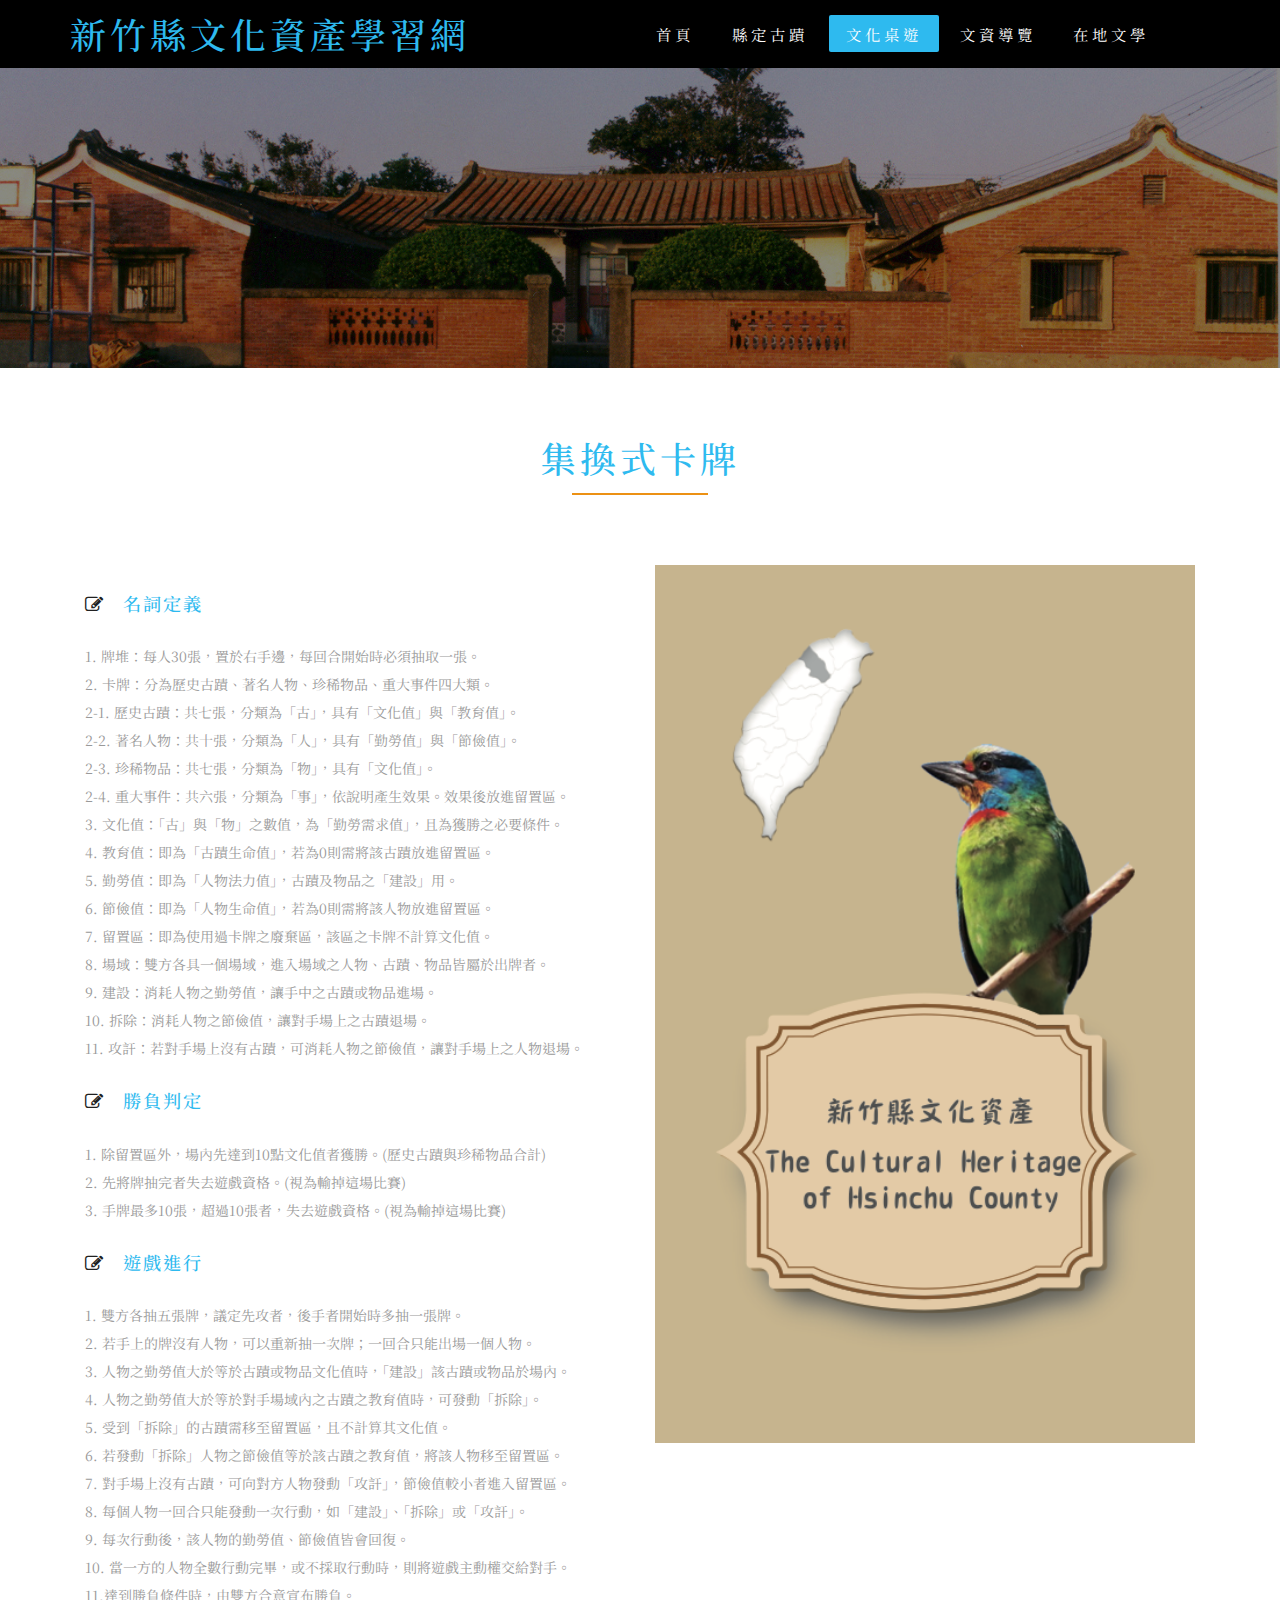
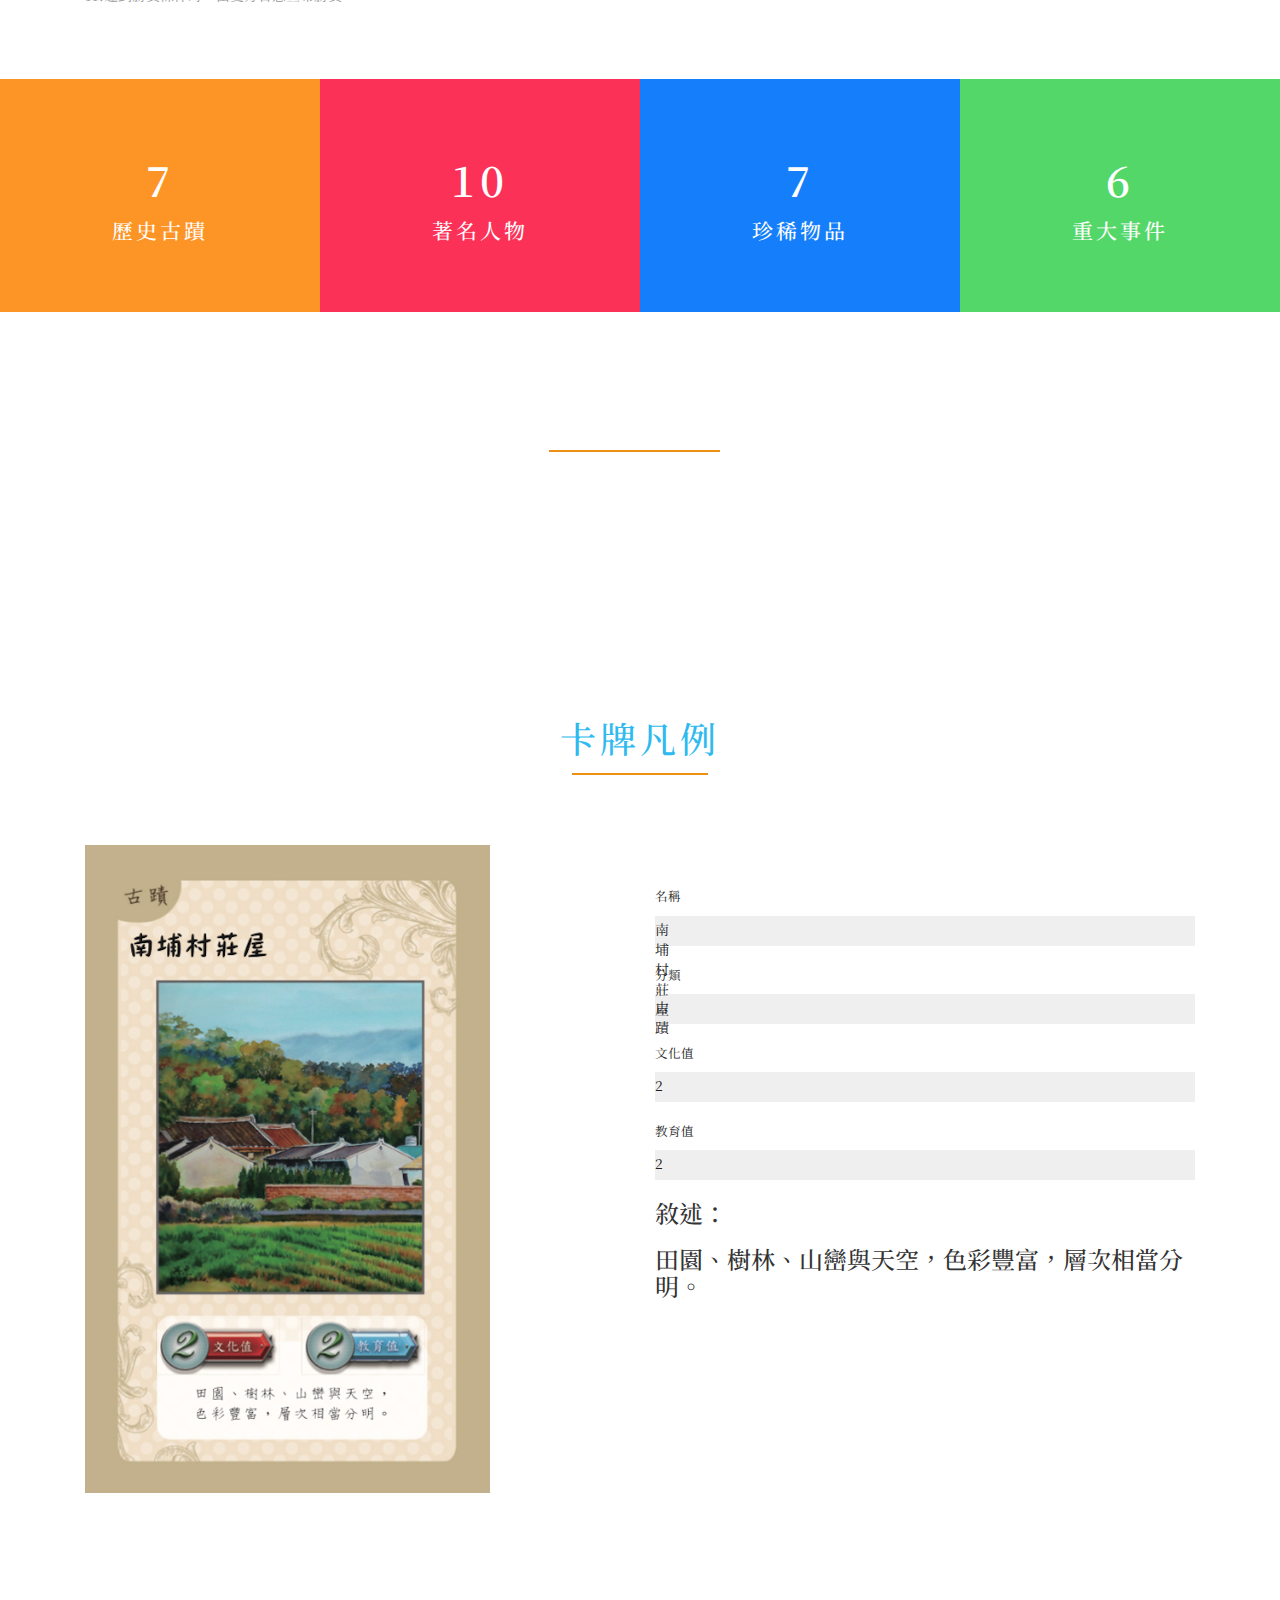
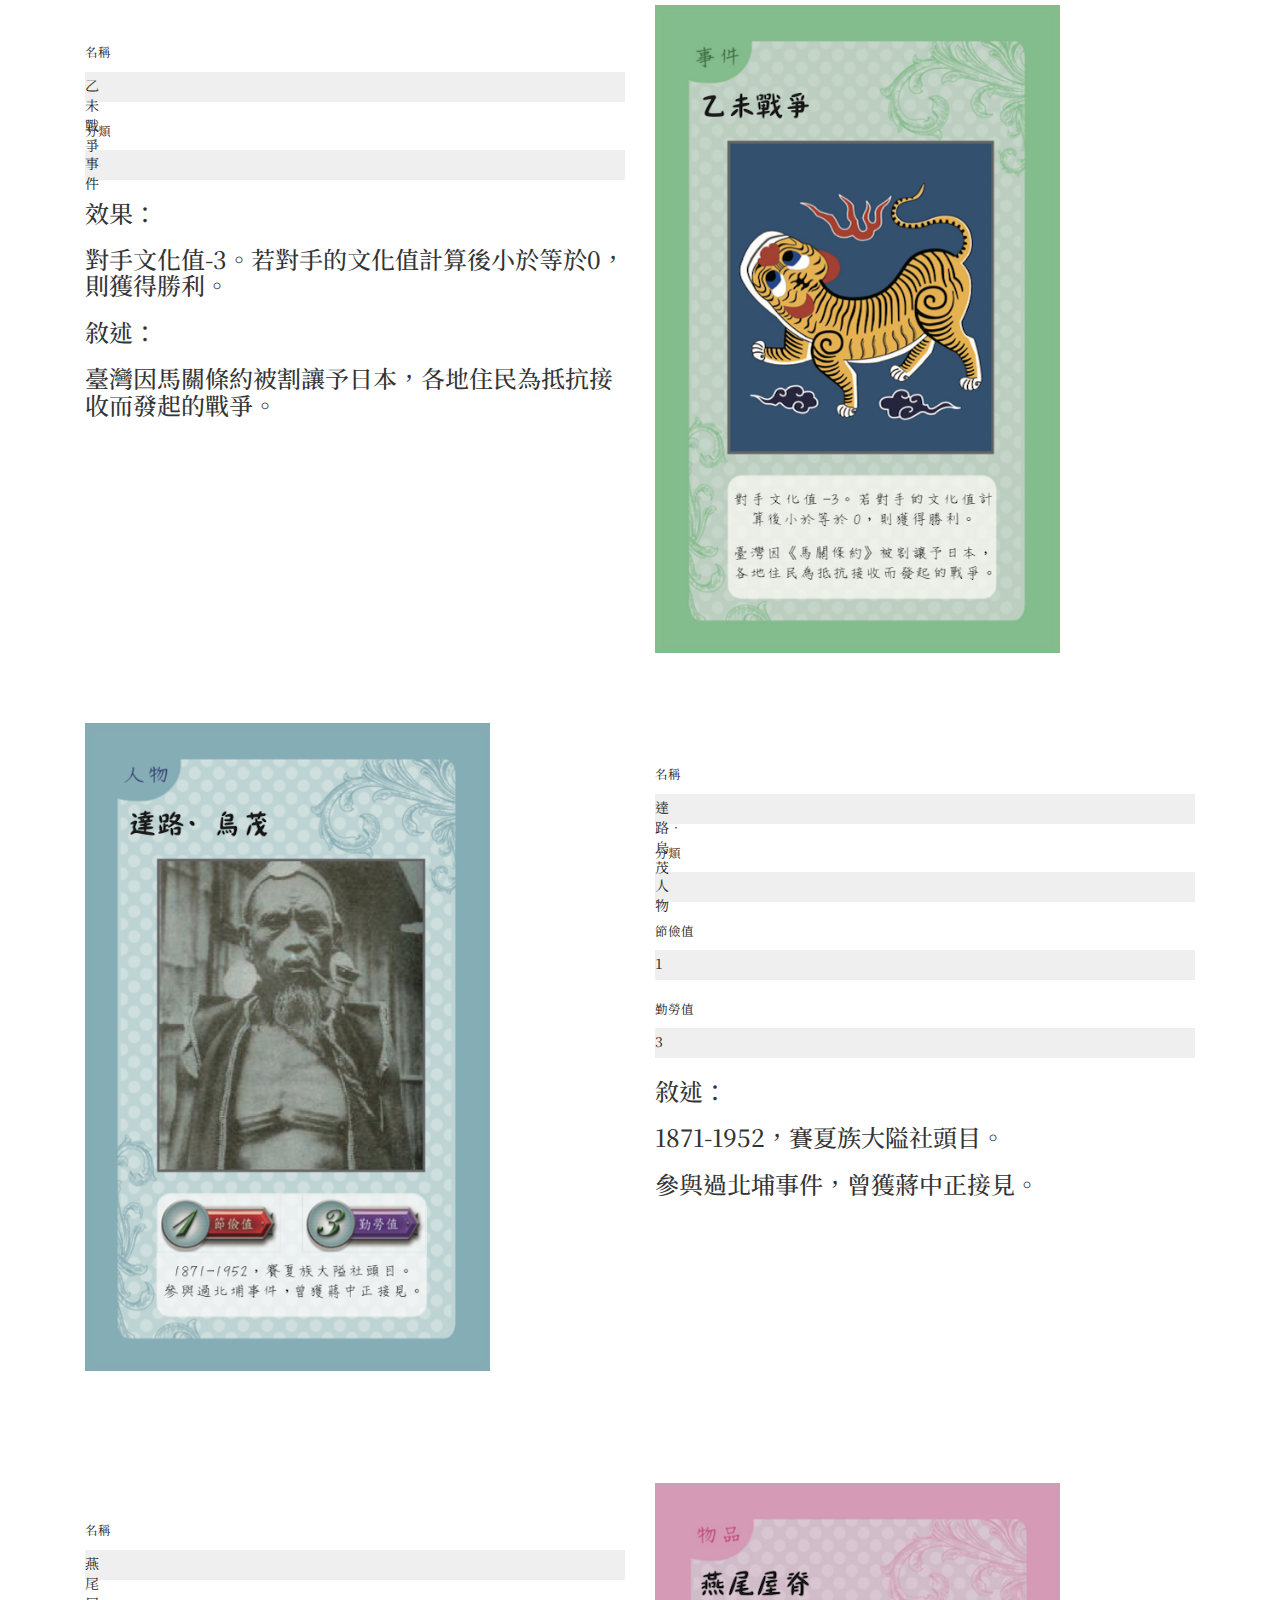
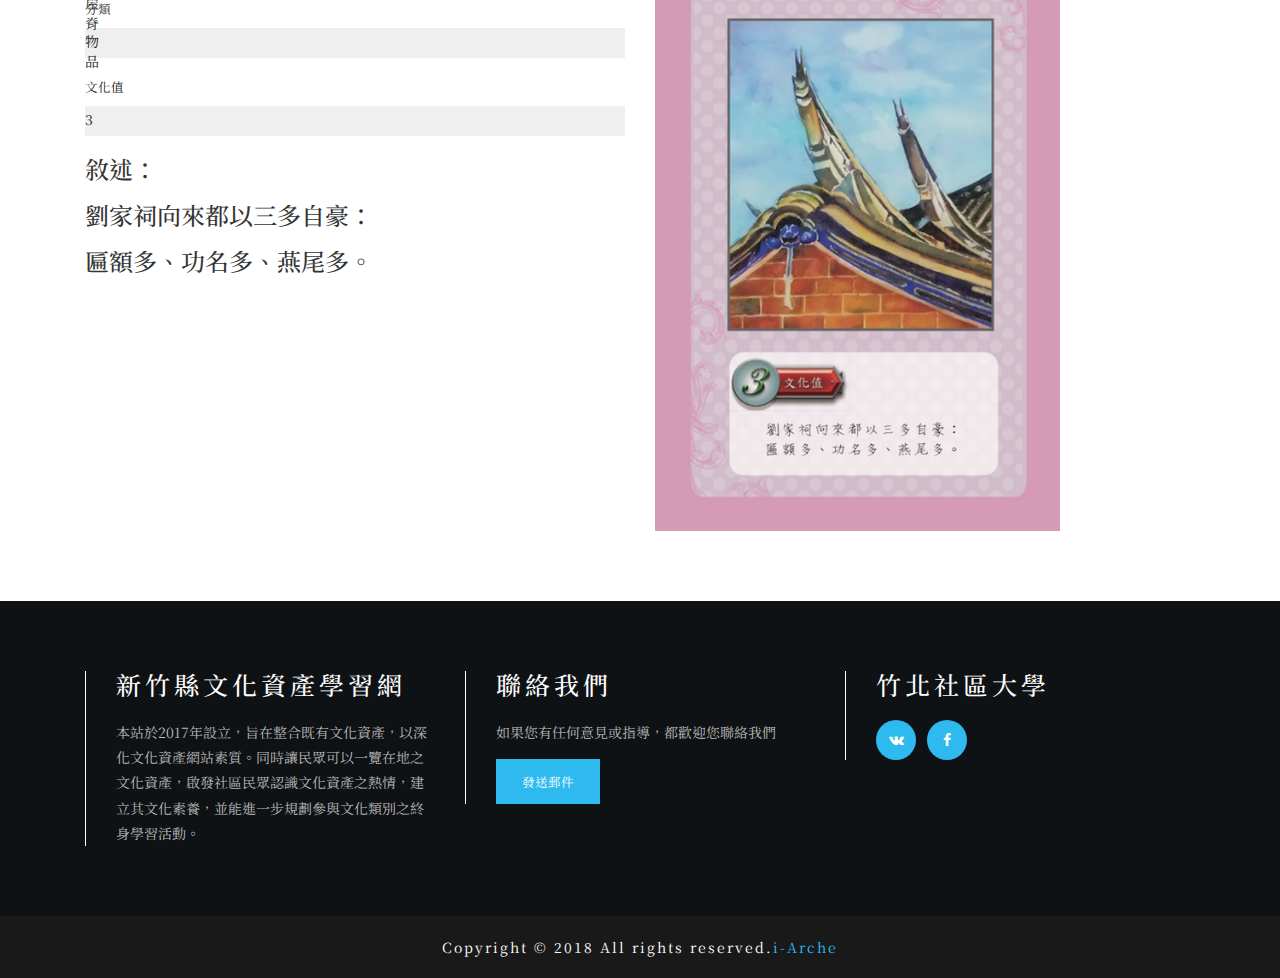
<file: about.html>
<!DOCTYPE html>
<html lang="en">
<head>
<title>文化桌遊</title>
<meta name="viewport" content="width=device-width, initial-scale=1">
<meta http-equiv="Content-Type" content="text/html; charset=utf-8" />
<meta name="keywords" content="" />
<script type="application/x-javascript"> addEventListener("load", function() { setTimeout(hideURLbar, 0); }, false); function hideURLbar(){ window.scrollTo(0,1); } </script>
<!-- Custom Theme files -->
<link href="css/bootstrap.css" type="text/css" rel="stylesheet" media="all">
<link href="css/style.css" type="text/css" rel="stylesheet" media="all">
<link href="css/font-awesome.css" rel="stylesheet">   <!-- font-awesome icons -->
<link href="https://fonts.googleapis.com/css?family=Noto+Serif+TC&display=swap" rel="stylesheet">
<!-- //Custom Theme files -->  
<!-- font -->
<link href="http://fonts.googleapis.com/css?family=Oswald:300,400,700&amp;subset=latin-ext" rel="stylesheet">
<link href="http://fonts.googleapis.com/css?family=Roboto:100,100i,300,300i,400,400i,500,500i,700,700i,900,900i" rel="stylesheet">
<!-- //font -->

</head>
<body> 
<!-- navigation -->
			<div class="top-nav w3-agiletop">
				<div class="container">
					<div class="navbar-header w3llogo">
						<button type="button" class="navbar-toggle collapsed" data-toggle="collapse" data-target="#bs-example-navbar-collapse-1">
							選單
						</button>
						<h1><a href="index.html">新竹縣文化資產學習網</a></h1> 
					</div>
					<!-- Collect the nav links, forms, and other content for toggling -->
					<div class="collapse navbar-collapse" id="bs-example-navbar-collapse-1">
						<div class="w3menu navbar-left">
							<ul class="nav navbar">
								<li><a href="index.html">首頁</a></li>
								<li><a href="gallery.html">縣定古蹟</a></li>
								<li><a href="about.html" class="active">文化桌遊</a></li>
								<li><a href="contact.html">文資導覽</a></li>
								<li><a href="about2.html">在地文學</a></li>
								<!-- <li><a href="#" class="dropdown-toggle" data-toggle="dropdown" role="button" aria-haspopup="true" aria-expanded="false"><span data-letters="Pages">Pages</span><span class="caret"></span></a>
									<ul class="dropdown-menu"> 
										<li><a href="icons.html">Icons</a></li>
										<li><a href="typo.html">Typography</a></li>
									</ul>
								</li>   -->
						    </ul>
						</div>
						<!-- <div class="w3ls-bnr-icons social-icon navbar-right">
							<a href="#" class="social-button twitter"><i class="fa fa-twitter"></i></a>
							<a href="#" class="social-button facebook"><i class="fa fa-facebook"></i></a> 
							<a href="#" class="social-button google"><i class="fa fa-google-plus"></i></a> 
							<a href="#" class="social-button dribbble"><i class="fa fa-dribbble"></i></a> 
						</div>  -->
						<div class="clearfix"> </div>  
					</div>
				</div>	
			</div>	
			<!-- //navigation -->
	<!-- banner -->
	<div class="w3ls-banner-1"> 
	</div>	
<!-- about -->
<!-- courses -->
	<div class="courses">
		<div class="container"> 
			
				<div class="w3l-heading">
					<h2 class="w3ls_head">集換式卡牌</h2>
				</div>
				
			
			<div class="agileits_w3layouts_team_grids w3ls_courses_grids">
				<div class="col-md-6 w3ls_banner_bottom_left w3ls_courses_left">
					<div class="w3ls_courses_left_grids">
						<div class="w3ls_courses_left_grid">
							<h3><i class="fa fa-pencil-square-o" aria-hidden="true"></i>名詞定義</h3>
							<p>1. 牌堆：每人30張，置於右手邊，每回合開始時必須抽取一張。<br>
                               2. 卡牌：分為歷史古蹟、著名人物、珍稀物品、重大事件四大類。<br>
                               2-1. 歷史古蹟：共七張，分類為「古」，具有「文化值」與「教育值」。<br>
                               2-2. 著名人物：共十張，分類為「人」，具有「勤勞值」與「節儉值」。<br>
                               2-3. 珍稀物品：共七張，分類為「物」，具有「文化值」。<br>
                               2-4. 重大事件：共六張，分類為「事」，依說明產生效果。效果後放進留置區。<br>
                               3. 文化值：「古」與「物」之數值，為「勤勞需求值」，且為獲勝之必要條件。<br>
                               4. 教育值：即為「古蹟生命值」，若為0則需將該古蹟放進留置區。<br>
                               5. 勤勞值：即為「人物法力值」，古蹟及物品之「建設」用。<br>
                               6. 節儉值：即為「人物生命值」，若為0則需將該人物放進留置區。<br>
                               7. 留置區：即為使用過卡牌之廢棄區，該區之卡牌不計算文化值。<br>
                               8. 場域：雙方各具一個場域，進入場域之人物、古蹟、物品皆屬於出牌者。<br>
                               9. 建設：消耗人物之勤勞值，讓手中之古蹟或物品進場。<br>
                               10. 拆除：消耗人物之節儉值，讓對手場上之古蹟退場。<br>
                               11. 攻訐：若對手場上沒有古蹟，可消耗人物之節儉值，讓對手場上之人物退場。</p>
						</div>
						<div class="w3ls_courses_left_grid">
							<h3><i class="fa fa-pencil-square-o" aria-hidden="true"></i>勝負判定</h3>
							<p>1. 除留置區外，場內先達到10點文化值者獲勝。(歷史古蹟與珍稀物品合計)<br>
                               2. 先將牌抽完者失去遊戲資格。(視為輸掉這場比賽)<br>
                               3. 手牌最多10張，超過10張者，失去遊戲資格。(視為輸掉這場比賽)
                            </p>
						</div>
						<div class="w3ls_courses_left_grid">
							<h3><i class="fa fa-pencil-square-o" aria-hidden="true"></i>遊戲進行</h3>
							<p>1. 雙方各抽五張牌，議定先攻者，後手者開始時多抽一張牌。<br>
                               2. 若手上的牌沒有人物，可以重新抽一次牌；一回合只能出場一個人物。<br>
                               3. 人物之勤勞值大於等於古蹟或物品文化值時，「建設」該古蹟或物品於場內。<br>
                               4. 人物之勤勞值大於等於對手場域內之古蹟之教育值時，可發動「拆除」。<br>
                               5. 受到「拆除」的古蹟需移至留置區，且不計算其文化值。<br>
                               6. 若發動「拆除」人物之節儉值等於該古蹟之教育值，將該人物移至留置區。<br>
                               7. 對手場上沒有古蹟，可向對方人物發動「攻訐」，節儉值較小者進入留置區。<br>
                               8. 每個人物一回合只能發動一次行動，如「建設」、「拆除」或「攻訐」。<br>
                               9. 每次行動後，該人物的勤勞值、節儉值皆會回復。<br>
                               10. 當一方的人物全數行動完畢，或不採取行動時，則將遊戲主動權交給對手。<br>
                               11.達到勝負條件時，由雙方合意宣布勝負。
                            </p>
						</div>
					</div>
				</div>
				<div class="col-md-6 agileits_courses_right">
					<img src="images/g2.jpg" alt=" " class="img-responsive" />
				</div>
				<div class="clearfix"> </div>
			</div>
		</div>
	</div>
<!-- //courses -->
<!-- stats -->
	<div class="stats">
		<div class="col-md-3 w3layouts_stats_left w3_counter_grid">
			<p class="counter">7</p>
			<h3>歷史古蹟</h3>
		</div>
		<div class="col-md-3 w3layouts_stats_left w3_counter_grid1">
			<p class="counter">10</p>
			<h3>著名人物</h3>
		</div>
		<div class="col-md-3 w3layouts_stats_left w3_counter_grid2">
			<p class="counter">7</p>
			<h3>珍稀物品</h3>
		</div>
		<div class="col-md-3 w3layouts_stats_left w3_counter_grid3">
			<p class="counter">6</p>
			<h3>重大事件</h3>
		</div>
		<div class="clearfix"> </div>
	</div>
<!-- //stats -->
<!-- stats-bottom-banner -->
	<div class="stats-bottom-banner">
		<div class="container">
			<h3>關於文化桌遊</h3>
			<p>文化桌遊是一卡牌遊戲，
為2017特色計畫成果，
總共設計了三十張不同的卡牌：
「人物」「事件」「物品」「建築」
以兩人互相對戰的玩法，
先達成勝利目標者獲勝。
旨在從遊戲中學習地方的歷史，
巧妙融合了新竹縣的人事地物，
寓教學於玩樂之中。</p>
		</div>
	</div>
<!-- //stats-bottom-banner -->	
<!-- stats-bottom -->
	<div class="team-w3ls">
		<div class="container"> 
			<div class="w3l-heading">
					<h3 class="w3ls_head">卡牌凡例</h3>
				</div>
			<div class="agileits_w3layouts_team_grids">
				<div class="col-md-6 w3l_stats_bottom_grid_left">
					<img src="images/g3.png" alt=" " width="75%" />
				</div>
				<div class="col-md-6 w3l_stats_bottom_grid_right">
					<div class='bar_group'>
						<div class='bar_group__bar thin elastic' label='名稱' value='50'>
							<div class='w3ls_bar_group__bar_pos'>
								<p>南埔村莊屋</p>
							</div>
						</div>
						<div class='bar_group__bar thin elastic' label='分類' value='100'>
							<div class='w3ls_bar_group__bar_pos'>
								<p>古蹟</p>
							</div>
						</div>
						<div class='bar_group__bar thin elastic' label='文化值' value='40'>
							<div class='w3ls_bar_group__bar_pos'>
								<p>2</p>
							</div>
						</div>
						<div class='bar_group__bar thin elastic' label='教育值' value='40'>
							<div class='w3ls_bar_group__bar_pos'>
								<p>2</p>
							</div>
						</div>
					</div>
					<br>
					<h3>敘述：</h3>
					<br>
					<h3>田園、樹林、山巒與天空，色彩豐富，層次相當分明。</h3>
				</div>
				<div class="clearfix"> </div>
			</div>

            <div class="agileits_w3layouts_team_grids">
				<div class="col-md-6 w3l_stats_bottom_grid_left">
				<br>
				<br>
                <br>
                <br>
                <div class='bar_group'>
						<div class='bar_group__bar thin elastic' label='名稱' value='50'>
							<div class='w3ls_bar_group__bar_pos'>
								<p>乙未戰爭</p>
							</div>
						</div>
						<div class='bar_group__bar thin elastic' label='分類' value='100'>
							<div class='w3ls_bar_group__bar_pos'>
								<p>事件</p>
							</div>
						</div>
						<!-- <div class='bar_group__bar thin elastic' label='文化值' value='40'>
							<div class='w3ls_bar_group__bar_pos'>
								<p>2</p>
							</div>
						</div>
						<div class='bar_group__bar thin elastic' label='教育值' value='40'>
							<div class='w3ls_bar_group__bar_pos'>
								<p>2</p>
							</div>
						</div> -->
					</div>
                    <br>
					<h3>效果：</h3>
					<br>
					<h3>對手文化值-3。若對手的文化值計算後小於等於0，則獲得勝利。</h3>
                    <br>
					<h3>敘述：</h3>
					<br>
					<h3>臺灣因馬關條約被割讓予日本，各地住民為抵抗接收而發起的戰爭。</h3>
				</div>
				<div class="col-md-6 w3l_stats_bottom_grid_right">
					<img src="images/g4.png" alt=" " width="75%" />
				</div>
				<div class="clearfix"> </div>
			</div>

            <div class="agileits_w3layouts_team_grids">
				<div class="col-md-6 w3l_stats_bottom_grid_left">
					<img src="images/g5.png" alt=" " width="75%" />
				</div>
				<div class="col-md-6 w3l_stats_bottom_grid_right">
					<div class='bar_group'>
						<div class='bar_group__bar thin elastic' label='名稱' value='50'>
							<div class='w3ls_bar_group__bar_pos'>
								<p>達路．烏茂</p>
							</div>
						</div>
						<div class='bar_group__bar thin elastic' label='分類' value='100'>
							<div class='w3ls_bar_group__bar_pos'>
								<p>人物</p>
							</div>
						</div>
						<div class='bar_group__bar thin elastic' label='節儉值' value='20'>
							<div class='w3ls_bar_group__bar_pos'>
								<p>1</p>
							</div>
						</div>
						<div class='bar_group__bar thin elastic' label='勤勞值' value='60'>
							<div class='w3ls_bar_group__bar_pos'>
								<p>3</p>
							</div>
						</div>
					</div>
					<br>
					<h3>敘述：</h3>
					<br>
					<h3>1871-1952，賽夏族大隘社頭目。</h3>
					<br>
					<h3>參與過北埔事件，曾獲蔣中正接見。</h3>
				</div>
				<div class="clearfix"> </div>
			</div>

            <div class="agileits_w3layouts_team_grids">
				<div class="col-md-6 w3l_stats_bottom_grid_left">
				<br>
				<br>
                <br>
                <br>
                <div class='bar_group'>
						<div class='bar_group__bar thin elastic' label='名稱' value='50'>
							<div class='w3ls_bar_group__bar_pos'>
								<p>燕尾屋脊</p>
							</div>
						</div>
						<div class='bar_group__bar thin elastic' label='分類' value='100'>
							<div class='w3ls_bar_group__bar_pos'>
								<p>物品</p>
							</div>
						</div>
						<div class='bar_group__bar thin elastic' label='文化值' value='60'>
							<div class='w3ls_bar_group__bar_pos'>
								<p>3</p>
							</div>
						</div>
						<!-- <div class='bar_group__bar thin elastic' label='教育值' value='40'>
							<div class='w3ls_bar_group__bar_pos'>
								<p>2</p>
							</div>
						</div> -->
					</div>
                    <br>
					<h3>敘述：</h3>
					<br>
					<h3>劉家祠向來都以三多自豪：</h3>
					<br>
					<h3>匾額多、功名多、燕尾多。</h3>
				</div>
				<div class="col-md-6 w3l_stats_bottom_grid_right">
					<img src="images/g6.png" alt=" " width="75%" />
				</div>
				<div class="clearfix"> </div>
			</div>

		</div>
	</div>
<!-- //stats-bottom -->	


<!-- //about -->

<!-- footer -->
	<div class="w3-agile-footer">
		<div class="container">
			<div class="footer-grids">
				<div class="col-md-4 footer-grid">
					<div class="foot-top-w3">
						<div class="footer-grid-heading">
							<h4>新竹縣文化資產學習網</h4>
						</div>
						<div class="footer-grid-info">
							<p>本站於2017年設立，旨在整合既有文化資產，以深化文化資產網站素質。同時讓民眾可以一覽在地之文化資產，啟發社區民眾認識文化資產之熱情，建立其文化素養，並能進一步規劃參與文化類別之終身學習活動。
							</p>
							<!-- <p class="phone">Phone : +1 123 456 789
								<span>Email : <a href="mailto:example@email.com">mail@example.com</a></span>
								<span>FAX : <a href="mailto:example@email.com">123 456 7890</a></span>
							</p> -->
						</div>
					</div>
				</div>
				<div class="col-md-4 footer-grid">
					<div class="foot-top-w3">
						<div class="footer-grid-heading">
							<h4>聯絡我們</h4>
						</div>
						<div class="footer-grid-info">
							<p>如果您有任何意見或指導，都歡迎您聯絡我們</p>
						</div>
						<div class="w3-agileits-subscribe-form">
							<form action="#" method="post">
								<!-- <input type="text" placeholder="Email" name="email" required=""> -->
								<button class="btn1"><a href="mailto:zhubei.cc@gmail.com" style="color:white;">發送郵件</a></button>

							</form>
						</div>
					</div>
				</div>
				<div class="col-md-4 footer-grid">
					<div class="foot-top-w3">
						<div class="footer-grid-heading">
							<h4>竹北社區大學</h4>
						</div>
						<div class="social">
							<ul>
								<li><a href="http://zbc.tust.edu.tw/"><i class="fa fa-vk"></i></a></li>
								<li><a href="https://www.facebook.com/zhubei"><i class="fa fa-facebook"></i></a></li>
								<!-- <li><a href="#"><i class="fa fa-pencil"></i></a></li> -->
							</ul>
						</div>
					</div>
				</div>
				<div class="clearfix"> </div>
			</div>
		</div>
	</div>
	<!-- //footer -->

	<!-- copy rights start here -->
	<div class="copy-w3right">
		<div class="container">  
			<p>Copyright &copy; 2018 All rights reserved.<a target="_blank" href="http://www.i-arche.com">i-Arche</a></p>
		</div>
	</div>
	<!-- //copy right end here -->  
	<script type="text/javascript" src="js/jquery-2.1.4.min.js"></script>
	<!-- js --> 
	<script src="js/bars.js"></script>
	<script src="js/SmoothScroll.min.js"></script> 
	<!-- start-smooth-scrolling -->
	<script type="text/javascript" src="js/move-top.js"></script>
	<script type="text/javascript" src="js/easing.js"></script>	
	<script type="text/javascript">
			jQuery(document).ready(function($) {
				$(".scroll").click(function(event){		
					event.preventDefault();
			
			$('html,body').animate({scrollTop:$(this.hash).offset().top},1000);
				});
			});
	</script>
	<!-- //end-smooth-scrolling -->	
	<!-- stats -->
	<script src="js/jquery.waypoints.min.js"></script>
	<script src="js/jquery.countup.js"></script>
		<script>
			$('.counter').countUp();
		</script>
<!-- //stats -->
	<!-- smooth-scrolling-of-move-up -->
	<script type="text/javascript">
		$(document).ready(function() {
			/*
			var defaults = {
				containerID: 'toTop', // fading element id
				containerHoverID: 'toTopHover', // fading element hover id
				scrollSpeed: 1200,
				easingType: 'linear' 
			};
			*/
			
			$().UItoTop({ easingType: 'easeOutQuart' });
			
		});
	</script>
	<!-- //smooth-scrolling-of-move-up -->  	
	<!-- Bootstrap core JavaScript
    ================================================== -->
    <!-- Placed at the end of the document so the pages load faster -->
    <script src="js/bootstrap.js"></script>
</body>
</html>
</file>
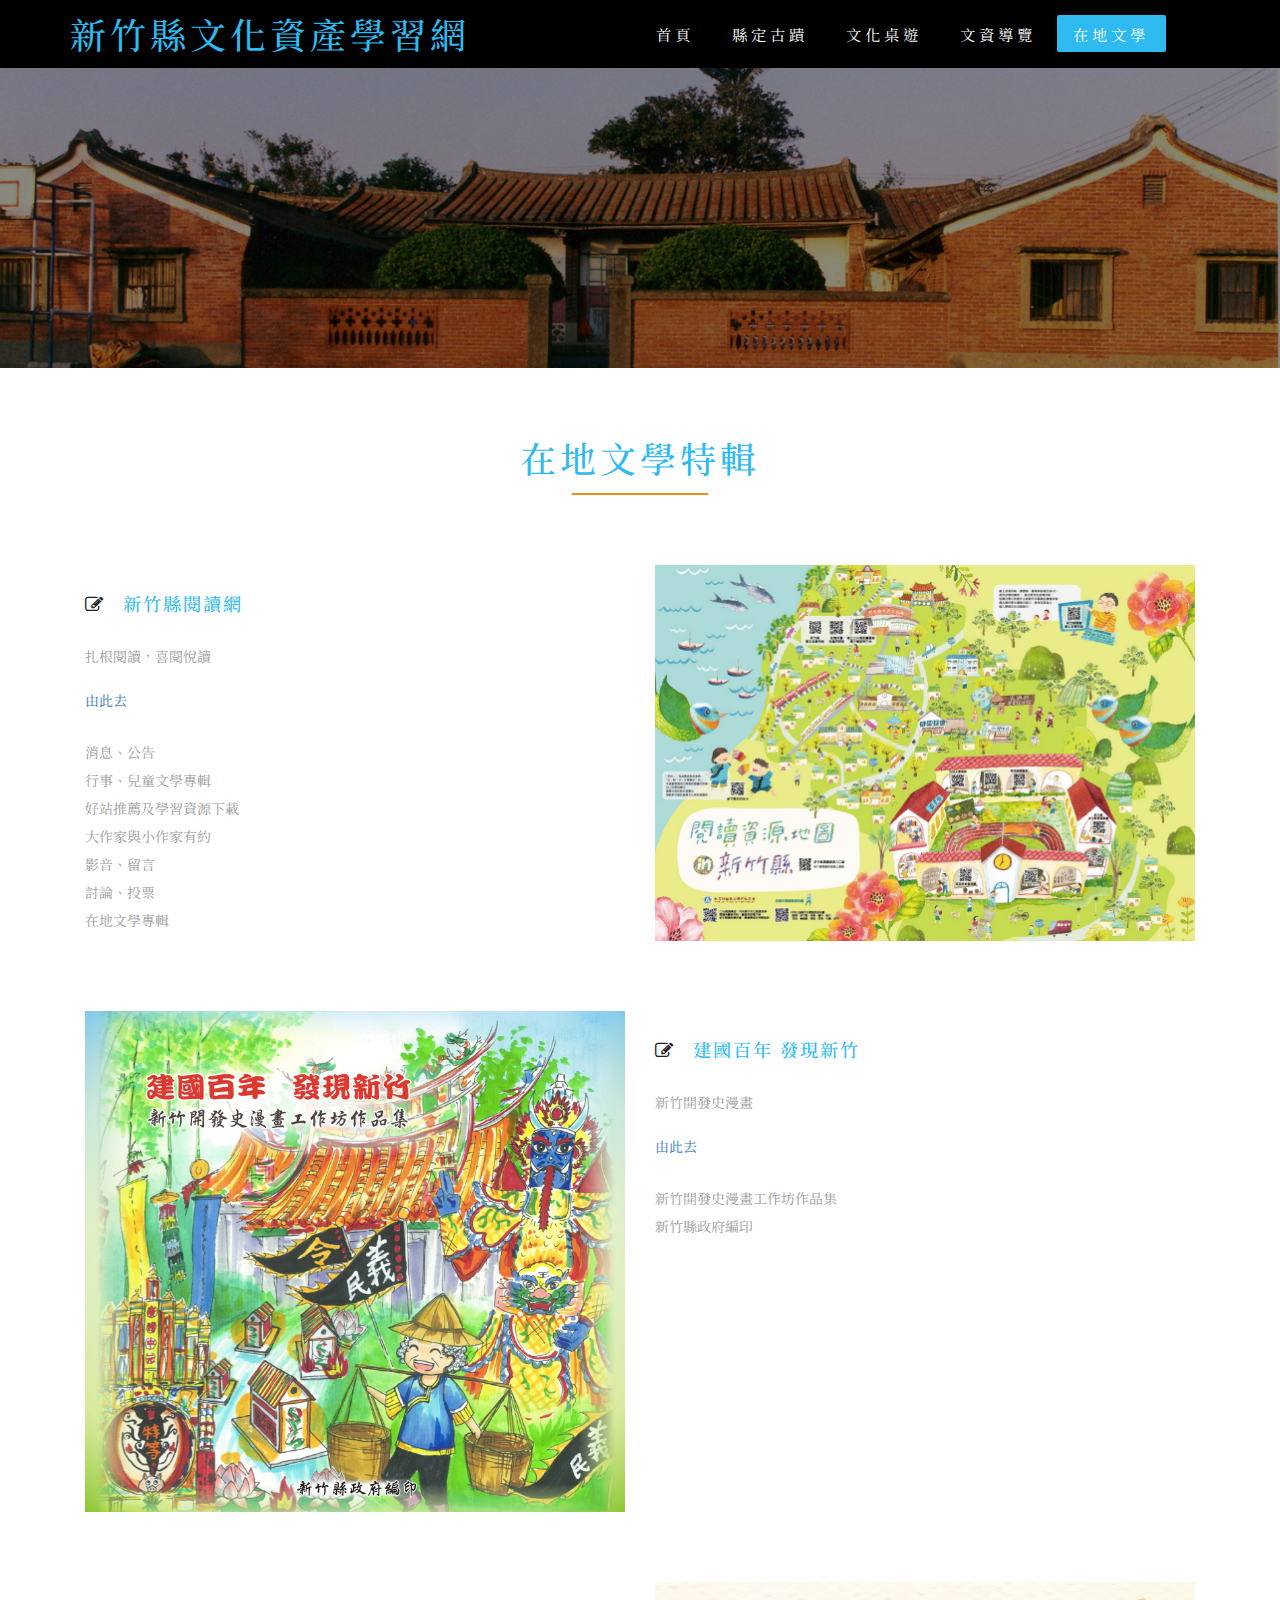
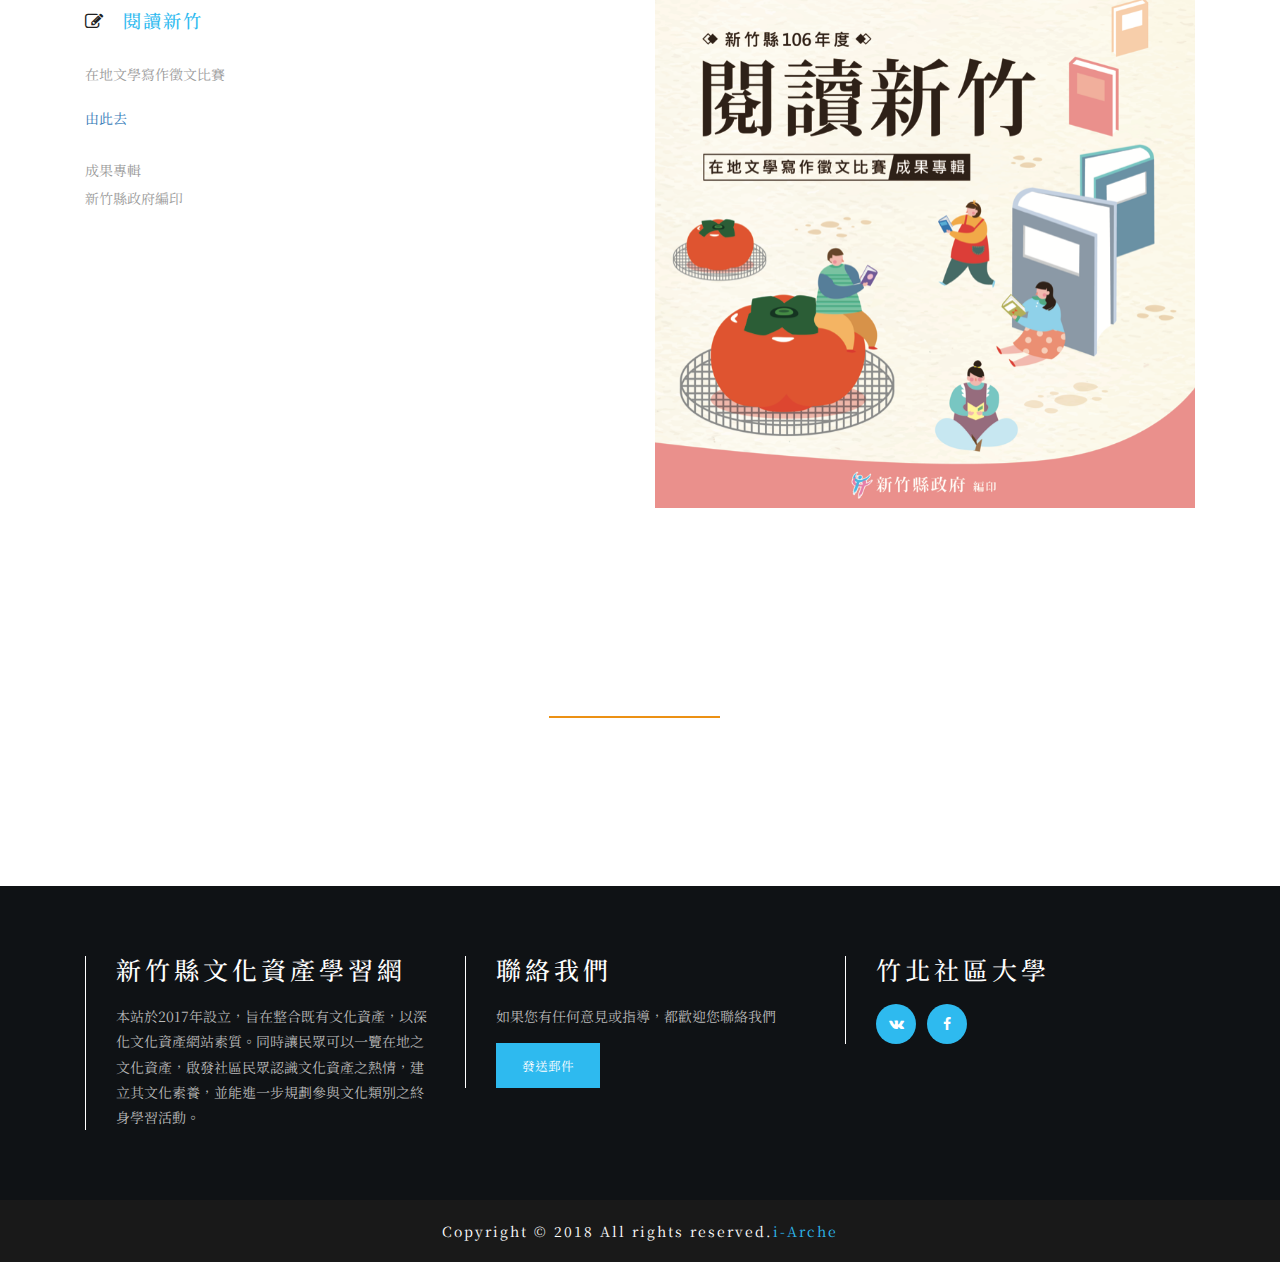
<file: about2.html>
<!DOCTYPE html>
<html lang="en">
<head>
<title>在地文學</title>
<meta name="viewport" content="width=device-width, initial-scale=1">
<meta http-equiv="Content-Type" content="text/html; charset=utf-8" />
<meta name="keywords" content="" />
<script type="application/x-javascript"> addEventListener("load", function() { setTimeout(hideURLbar, 0); }, false); function hideURLbar(){ window.scrollTo(0,1); } </script>
<!-- Custom Theme files -->
<link href="css/bootstrap.css" type="text/css" rel="stylesheet" media="all">
<link href="css/style.css" type="text/css" rel="stylesheet" media="all">
<link href="css/font-awesome.css" rel="stylesheet">   <!-- font-awesome icons -->
<link href="https://fonts.googleapis.com/css?family=Noto+Serif+TC&display=swap" rel="stylesheet">
<!-- //Custom Theme files -->  
<!-- font -->
<link href="http://fonts.googleapis.com/css?family=Oswald:300,400,700&amp;subset=latin-ext" rel="stylesheet">
<link href="http://fonts.googleapis.com/css?family=Roboto:100,100i,300,300i,400,400i,500,500i,700,700i,900,900i" rel="stylesheet">
<!-- //font -->

</head>
<body> 
<!-- navigation -->
			<div class="top-nav w3-agiletop">
				<div class="container">
					<div class="navbar-header w3llogo">
						<button type="button" class="navbar-toggle collapsed" data-toggle="collapse" data-target="#bs-example-navbar-collapse-1">
							選單
						</button>
						<h1><a href="index.html">新竹縣文化資產學習網</a></h1> 
					</div>
					<!-- Collect the nav links, forms, and other content for toggling -->
					<div class="collapse navbar-collapse" id="bs-example-navbar-collapse-1">
						<div class="w3menu navbar-left">
							<ul class="nav navbar">
								<li><a href="index.html">首頁</a></li>
								<li><a href="gallery.html">縣定古蹟</a></li>
								<li><a href="about.html">文化桌遊</a></li>
								<li><a href="contact.html">文資導覽</a></li>
								<li><a href="about2.html" class="active">在地文學</a></li>
								<!-- <li><a href="#" class="dropdown-toggle" data-toggle="dropdown" role="button" aria-haspopup="true" aria-expanded="false"><span data-letters="Pages">Pages</span><span class="caret"></span></a>
									<ul class="dropdown-menu"> 
										<li><a href="icons.html">Icons</a></li>
										<li><a href="typo.html">Typography</a></li>
									</ul>
								</li>   -->
						    </ul>
						</div>
						<!-- <div class="w3ls-bnr-icons social-icon navbar-right">
							<a href="#" class="social-button twitter"><i class="fa fa-twitter"></i></a>
							<a href="#" class="social-button facebook"><i class="fa fa-facebook"></i></a> 
							<a href="#" class="social-button google"><i class="fa fa-google-plus"></i></a> 
							<a href="#" class="social-button dribbble"><i class="fa fa-dribbble"></i></a> 
						</div>  -->
						<div class="clearfix"> </div>  
					</div>
				</div>	
			</div>	
			<!-- //navigation -->
	<!-- banner -->
	<div class="w3ls-banner-1"> 
	</div>	
<!-- about -->
<!-- courses -->
	<div class="courses">
		<div class="container"> 
			
				<div class="w3l-heading">
					<h2 class="w3ls_head">在地文學特輯</h2>
				</div>
				
			
			<div class="agileits_w3layouts_team_grids w3ls_courses_grids">
				<div class="col-md-6 w3ls_banner_bottom_left w3ls_courses_left">
					<div class="w3ls_courses_left_grids">
						<div class="w3ls_courses_left_grid">
							<h3><i class="fa fa-pencil-square-o" aria-hidden="true"></i>新竹縣閱讀網</h3>
							<p>扎根閱讀，喜閱悅讀</p>
							<br>
							<a href="https://dyna.hcc.edu.tw/campus/web/index1.php?wid=1621&mid=35832">由此去</a>
                            <br>
                            <p>消息、公告<br>
                               行事、兒童文學專輯<br>
                               好站推薦及學習資源下載<br>
                               大作家與小作家有約<br>
                               影音、留言<br>
                               討論、投票<br>
                               在地文學專輯</p>
						</div>
					</div>
				</div>
				<div class="col-md-6 agileits_courses_right">
					<a href="https://dyna.hcc.edu.tw/campus/web/index1.php?wid=1621"><img src="images/a2.jpg" alt=" " class="img-responsive" /></a>
				</div>
				<div class="clearfix"> </div>
			</div>

            <div class="agileits_w3layouts_team_grids w3ls_courses_grids">

                <div class="col-md-6 agileits_courses_right">
					<a href="https://dyna.hcc.edu.tw/campus/web/index1.php?wid=1621"><img src="images/a3.jpg" alt=" " class="img-responsive" /></a>
				</div>

				<div class="col-md-6 w3ls_banner_bottom_left w3ls_courses_left">
					<div class="w3ls_courses_left_grids">
						<div class="w3ls_courses_left_grid">
							<h3><i class="fa fa-pencil-square-o" aria-hidden="true"></i>建國百年  發現新竹</h3>
							<p>新竹開發史漫畫</p>
							<br>
							<a href="https://drive.google.com/open?id=1UXSodeUd1uytPmo4RnU5kk6sCeSVTlDl">由此去</a>
                            <br>
                            <p>新竹開發史漫畫工作坊作品集<br>
                               新竹縣政府編印</p>
						</div>
					</div>
				</div>
				
				<div class="clearfix"> </div>
			</div>

            <div class="agileits_w3layouts_team_grids w3ls_courses_grids">
				<div class="col-md-6 w3ls_banner_bottom_left w3ls_courses_left">
					<div class="w3ls_courses_left_grids">
						<div class="w3ls_courses_left_grid">
							<h3><i class="fa fa-pencil-square-o" aria-hidden="true"></i>閱讀新竹</h3>
							<p>在地文學寫作徵文比賽</p>
							<br>
							<a href="https://drive.google.com/open?id=1G_n9R_3dEba6nVAZwlGvyzr3_RMn-EH0">由此去</a>
                            <br>
                            <p>成果專輯<br>
                               新竹縣政府編印</p>
						</div>
					</div>
				</div>
				<div class="col-md-6 agileits_courses_right">
					<a href="https://dyna.hcc.edu.tw/campus/web/index1.php?wid=1621"><img src="images/a4.jpg" alt=" " class="img-responsive" /></a>
				</div>
				<div class="clearfix"> </div>
			</div>

		</div>
	</div>
<!-- //courses -->
<!-- stats -->
	<!-- <div class="stats">
		<div class="col-md-3 w3layouts_stats_left w3_counter_grid">
			<p class="counter">7</p>
			<h3>歷史古蹟</h3>
		</div>
		<div class="col-md-3 w3layouts_stats_left w3_counter_grid1">
			<p class="counter">10</p>
			<h3>著名人物</h3>
		</div>
		<div class="col-md-3 w3layouts_stats_left w3_counter_grid2">
			<p class="counter">7</p>
			<h3>珍稀物品</h3>
		</div>
		<div class="col-md-3 w3layouts_stats_left w3_counter_grid3">
			<p class="counter">6</p>
			<h3>重大事件</h3>
		</div>
		<div class="clearfix"> </div>
	</div> -->
<!-- //stats -->
<!-- stats-bottom-banner -->
	<div class="stats-bottom-banner">
		<div class="container">
			<h3>關於新竹縣閱讀網</h3>
			<p>網站依據行政院研究發展考核委員會訂定之無障礙網頁設計規範而建置，期能造福全國之身心障礙人士。</p>
		</div>
	</div>
<!-- //stats-bottom-banner -->	
<!-- stats-bottom -->
	<!-- <div class="team-w3ls">
		<div class="container"> 
			<div class="w3l-heading">
					<h3 class="w3ls_head">卡牌凡例</h3>
				</div>
			<div class="agileits_w3layouts_team_grids">
				<div class="col-md-6 w3l_stats_bottom_grid_left">
					<img src="images/g3.png" alt=" " width="75%" />
				</div>
				<div class="col-md-6 w3l_stats_bottom_grid_right">
					<div class='bar_group'>
						<div class='bar_group__bar thin elastic' label='名稱' value='50'>
							<div class='w3ls_bar_group__bar_pos'>
								<p>南埔村莊屋</p>
							</div>
						</div>
						<div class='bar_group__bar thin elastic' label='分類' value='100'>
							<div class='w3ls_bar_group__bar_pos'>
								<p>古蹟</p>
							</div>
						</div>
						<div class='bar_group__bar thin elastic' label='文化值' value='40'>
							<div class='w3ls_bar_group__bar_pos'>
								<p>2</p>
							</div>
						</div>
						<div class='bar_group__bar thin elastic' label='教育值' value='40'>
							<div class='w3ls_bar_group__bar_pos'>
								<p>2</p>
							</div>
						</div>
					</div>
					<br>
					<h3>敘述：</h3>
					<br>
					<h3>田園、樹林、山巒與天空，色彩豐富，層次相當分明。</h3>
				</div>
				<div class="clearfix"> </div>
			</div>

            <div class="agileits_w3layouts_team_grids">
				<div class="col-md-6 w3l_stats_bottom_grid_left">
				<br>
				<br>
                <br>
                <br>
                <div class='bar_group'>
						<div class='bar_group__bar thin elastic' label='名稱' value='50'>
							<div class='w3ls_bar_group__bar_pos'>
								<p>乙未戰爭</p>
							</div>
						</div>
						<div class='bar_group__bar thin elastic' label='分類' value='100'>
							<div class='w3ls_bar_group__bar_pos'>
								<p>事件</p>
							</div>
						</div>
					</div>
                    <br>
					<h3>效果：</h3>
					<br>
					<h3>對手文化值-3。若對手的文化值計算後小於等於0，則獲得勝利。</h3>
                    <br>
					<h3>敘述：</h3>
					<br>
					<h3>臺灣因馬關條約被割讓予日本，各地住民為抵抗接收而發起的戰爭。</h3>
				</div>
				<div class="col-md-6 w3l_stats_bottom_grid_right">
					<img src="images/g4.png" alt=" " width="75%" />
				</div>
				<div class="clearfix"> </div>
			</div>

            <div class="agileits_w3layouts_team_grids">
				<div class="col-md-6 w3l_stats_bottom_grid_left">
					<img src="images/g5.png" alt=" " width="75%" />
				</div>
				<div class="col-md-6 w3l_stats_bottom_grid_right">
					<div class='bar_group'>
						<div class='bar_group__bar thin elastic' label='名稱' value='50'>
							<div class='w3ls_bar_group__bar_pos'>
								<p>達路．烏茂</p>
							</div>
						</div>
						<div class='bar_group__bar thin elastic' label='分類' value='100'>
							<div class='w3ls_bar_group__bar_pos'>
								<p>人物</p>
							</div>
						</div>
						<div class='bar_group__bar thin elastic' label='節儉值' value='20'>
							<div class='w3ls_bar_group__bar_pos'>
								<p>1</p>
							</div>
						</div>
						<div class='bar_group__bar thin elastic' label='勤勞值' value='60'>
							<div class='w3ls_bar_group__bar_pos'>
								<p>3</p>
							</div>
						</div>
					</div>
					<br>
					<h3>敘述：</h3>
					<br>
					<h3>1871-1952，賽夏族大隘社頭目。</h3>
					<br>
					<h3>參與過北埔事件，曾獲蔣中正接見。</h3>
				</div>
				<div class="clearfix"> </div>
			</div>

            <div class="agileits_w3layouts_team_grids">
				<div class="col-md-6 w3l_stats_bottom_grid_left">
				<br>
				<br>
                <br>
                <br>
                <div class='bar_group'>
						<div class='bar_group__bar thin elastic' label='名稱' value='50'>
							<div class='w3ls_bar_group__bar_pos'>
								<p>燕尾屋脊</p>
							</div>
						</div>
						<div class='bar_group__bar thin elastic' label='分類' value='100'>
							<div class='w3ls_bar_group__bar_pos'>
								<p>物品</p>
							</div>
						</div>
						<div class='bar_group__bar thin elastic' label='文化值' value='60'>
							<div class='w3ls_bar_group__bar_pos'>
								<p>3</p>
							</div>
						</div>
					</div>
                    <br>
					<h3>敘述：</h3>
					<br>
					<h3>劉家祠向來都以三多自豪：</h3>
					<br>
					<h3>匾額多、功名多、燕尾多。</h3>
				</div>
				<div class="col-md-6 w3l_stats_bottom_grid_right">
					<img src="images/g6.png" alt=" " width="75%" />
				</div>
				<div class="clearfix"> </div>
			</div>

		</div>
	</div> -->
<!-- //stats-bottom -->	


<!-- //about -->

<!-- footer -->
	<div class="w3-agile-footer">
		<div class="container">
			<div class="footer-grids">
				<div class="col-md-4 footer-grid">
					<div class="foot-top-w3">
						<div class="footer-grid-heading">
							<h4>新竹縣文化資產學習網</h4>
						</div>
						<div class="footer-grid-info">
							<p>本站於2017年設立，旨在整合既有文化資產，以深化文化資產網站素質。同時讓民眾可以一覽在地之文化資產，啟發社區民眾認識文化資產之熱情，建立其文化素養，並能進一步規劃參與文化類別之終身學習活動。
							</p>
							<!-- <p class="phone">Phone : +1 123 456 789
								<span>Email : <a href="mailto:example@email.com">mail@example.com</a></span>
								<span>FAX : <a href="mailto:example@email.com">123 456 7890</a></span>
							</p> -->
						</div>
					</div>
				</div>
				<div class="col-md-4 footer-grid">
					<div class="foot-top-w3">
						<div class="footer-grid-heading">
							<h4>聯絡我們</h4>
						</div>
						<div class="footer-grid-info">
							<p>如果您有任何意見或指導，都歡迎您聯絡我們</p>
						</div>
						<div class="w3-agileits-subscribe-form">
							<form action="#" method="post">
								<!-- <input type="text" placeholder="Email" name="email" required=""> -->
								<button class="btn1"><a href="mailto:zhubei.cc@gmail.com" style="color:white;">發送郵件</a></button>

							</form>
						</div>
					</div>
				</div>
				<div class="col-md-4 footer-grid">
					<div class="foot-top-w3">
						<div class="footer-grid-heading">
							<h4>竹北社區大學</h4>
						</div>
						<div class="social">
							<ul>
								<li><a href="http://zbc.tust.edu.tw/"><i class="fa fa-vk"></i></a></li>
								<li><a href="https://www.facebook.com/zhubei"><i class="fa fa-facebook"></i></a></li>
								<!-- <li><a href="#"><i class="fa fa-pencil"></i></a></li> -->
							</ul>
						</div>
					</div>
				</div>
				<div class="clearfix"> </div>
			</div>
		</div>
	</div>
	<!-- //footer -->

	<!-- copy rights start here -->
	<div class="copy-w3right">
		<div class="container">  
			<p>Copyright &copy; 2018 All rights reserved.<a target="_blank" href="http://www.i-arche.com">i-Arche</a></p>
		</div>
	</div>
	<!-- //copy right end here -->  
	<script type="text/javascript" src="js/jquery-2.1.4.min.js"></script>
	<!-- js --> 
	<script src="js/bars.js"></script>
	<script src="js/SmoothScroll.min.js"></script> 
	<!-- start-smooth-scrolling -->
	<script type="text/javascript" src="js/move-top.js"></script>
	<script type="text/javascript" src="js/easing.js"></script>	
	<script type="text/javascript">
			jQuery(document).ready(function($) {
				$(".scroll").click(function(event){		
					event.preventDefault();
			
			$('html,body').animate({scrollTop:$(this.hash).offset().top},1000);
				});
			});
	</script>
	<!-- //end-smooth-scrolling -->	
	<!-- stats -->
	<script src="js/jquery.waypoints.min.js"></script>
	<script src="js/jquery.countup.js"></script>
		<script>
			$('.counter').countUp();
		</script>
<!-- //stats -->
	<!-- smooth-scrolling-of-move-up -->
	<script type="text/javascript">
		$(document).ready(function() {
			/*
			var defaults = {
				containerID: 'toTop', // fading element id
				containerHoverID: 'toTopHover', // fading element hover id
				scrollSpeed: 1200,
				easingType: 'linear' 
			};
			*/
			
			$().UItoTop({ easingType: 'easeOutQuart' });
			
		});
	</script>
	<!-- //smooth-scrolling-of-move-up -->  	
	<!-- Bootstrap core JavaScript
    ================================================== -->
    <!-- Placed at the end of the document so the pages load faster -->
    <script src="js/bootstrap.js"></script>
</body>
</html>
</file>
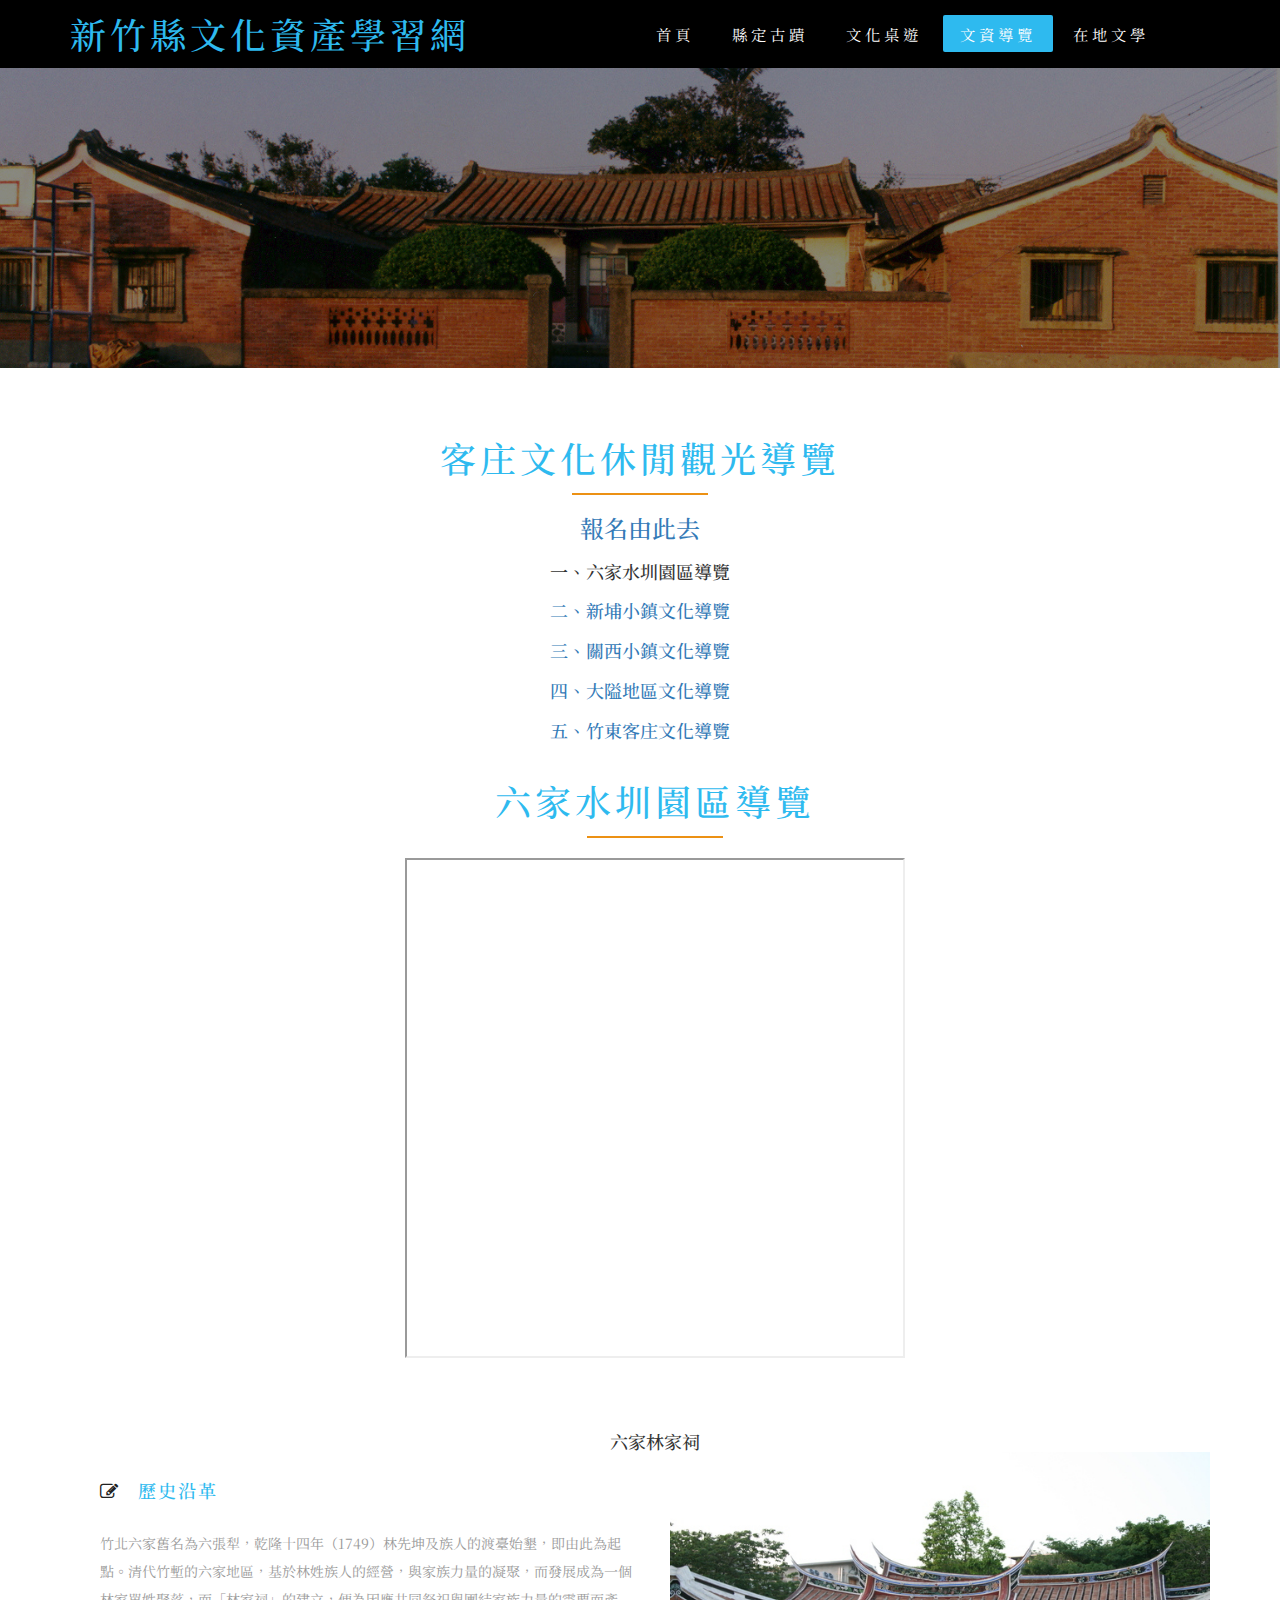
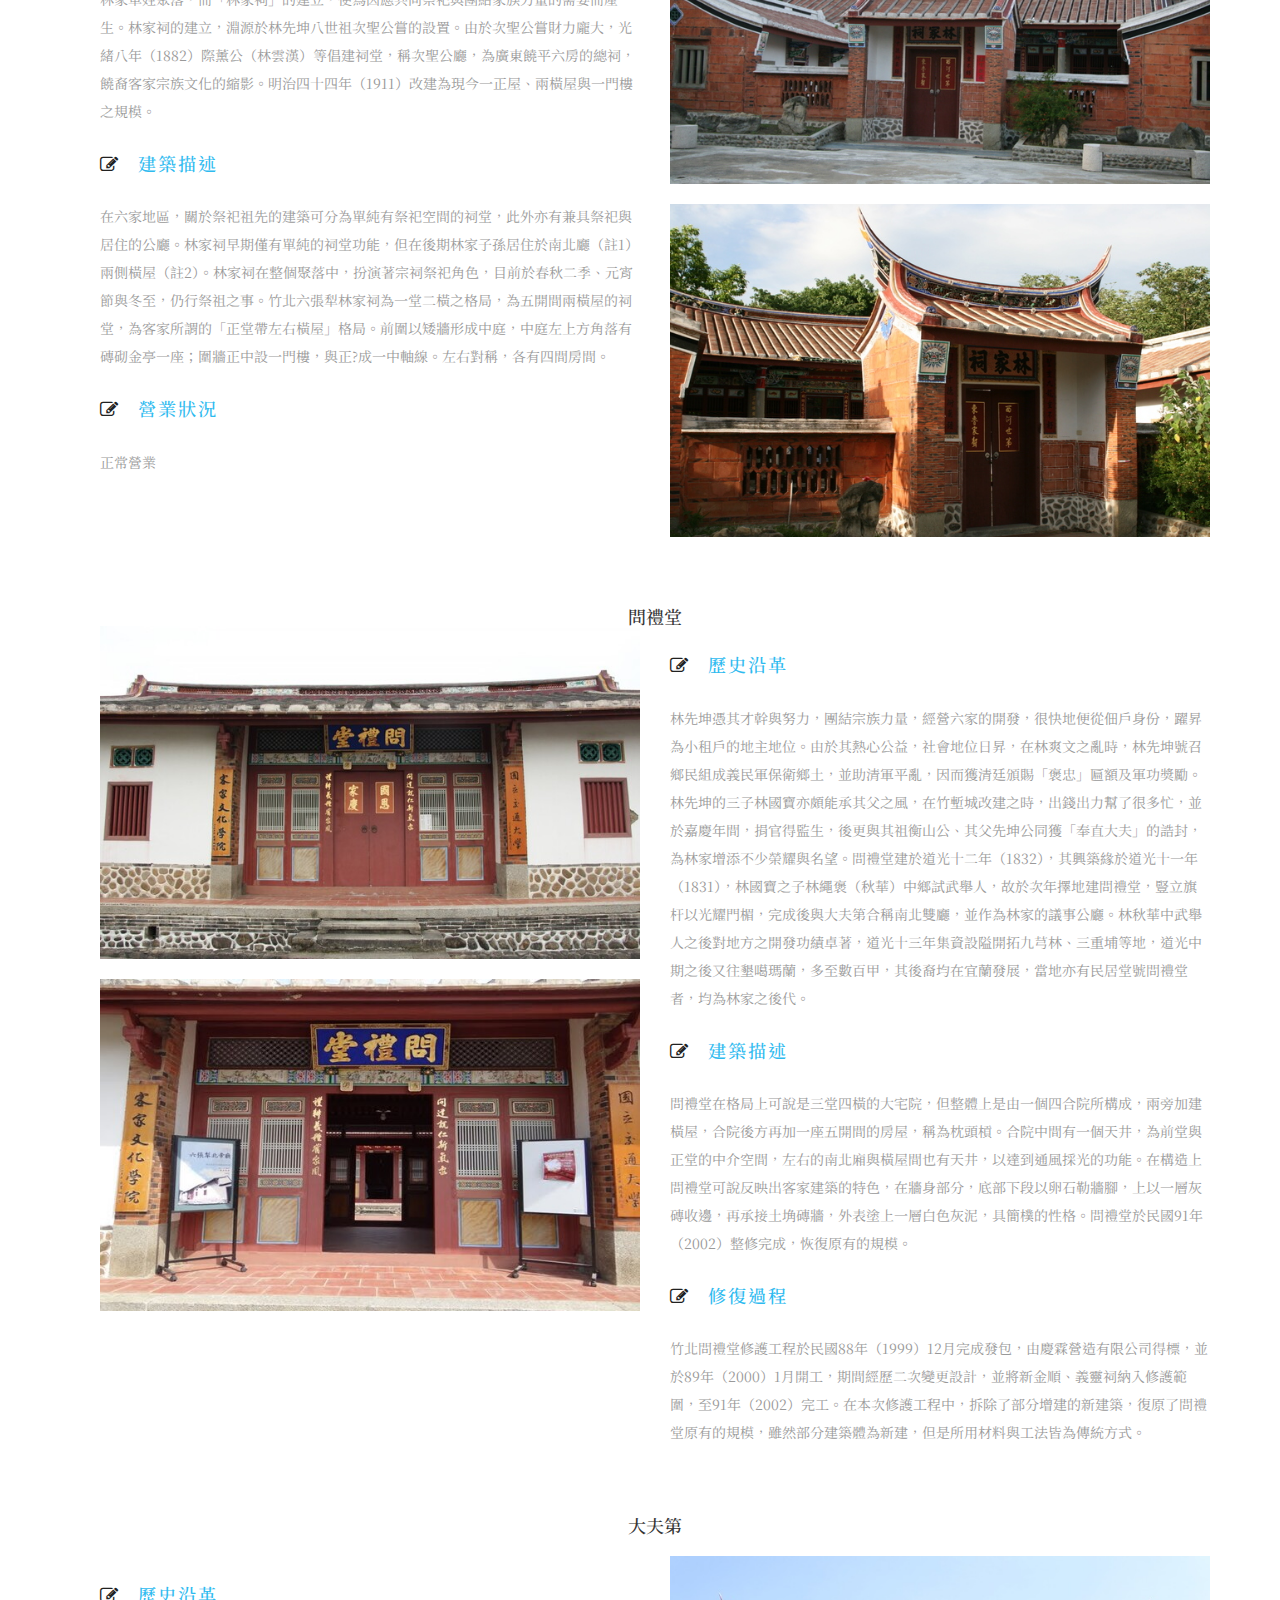
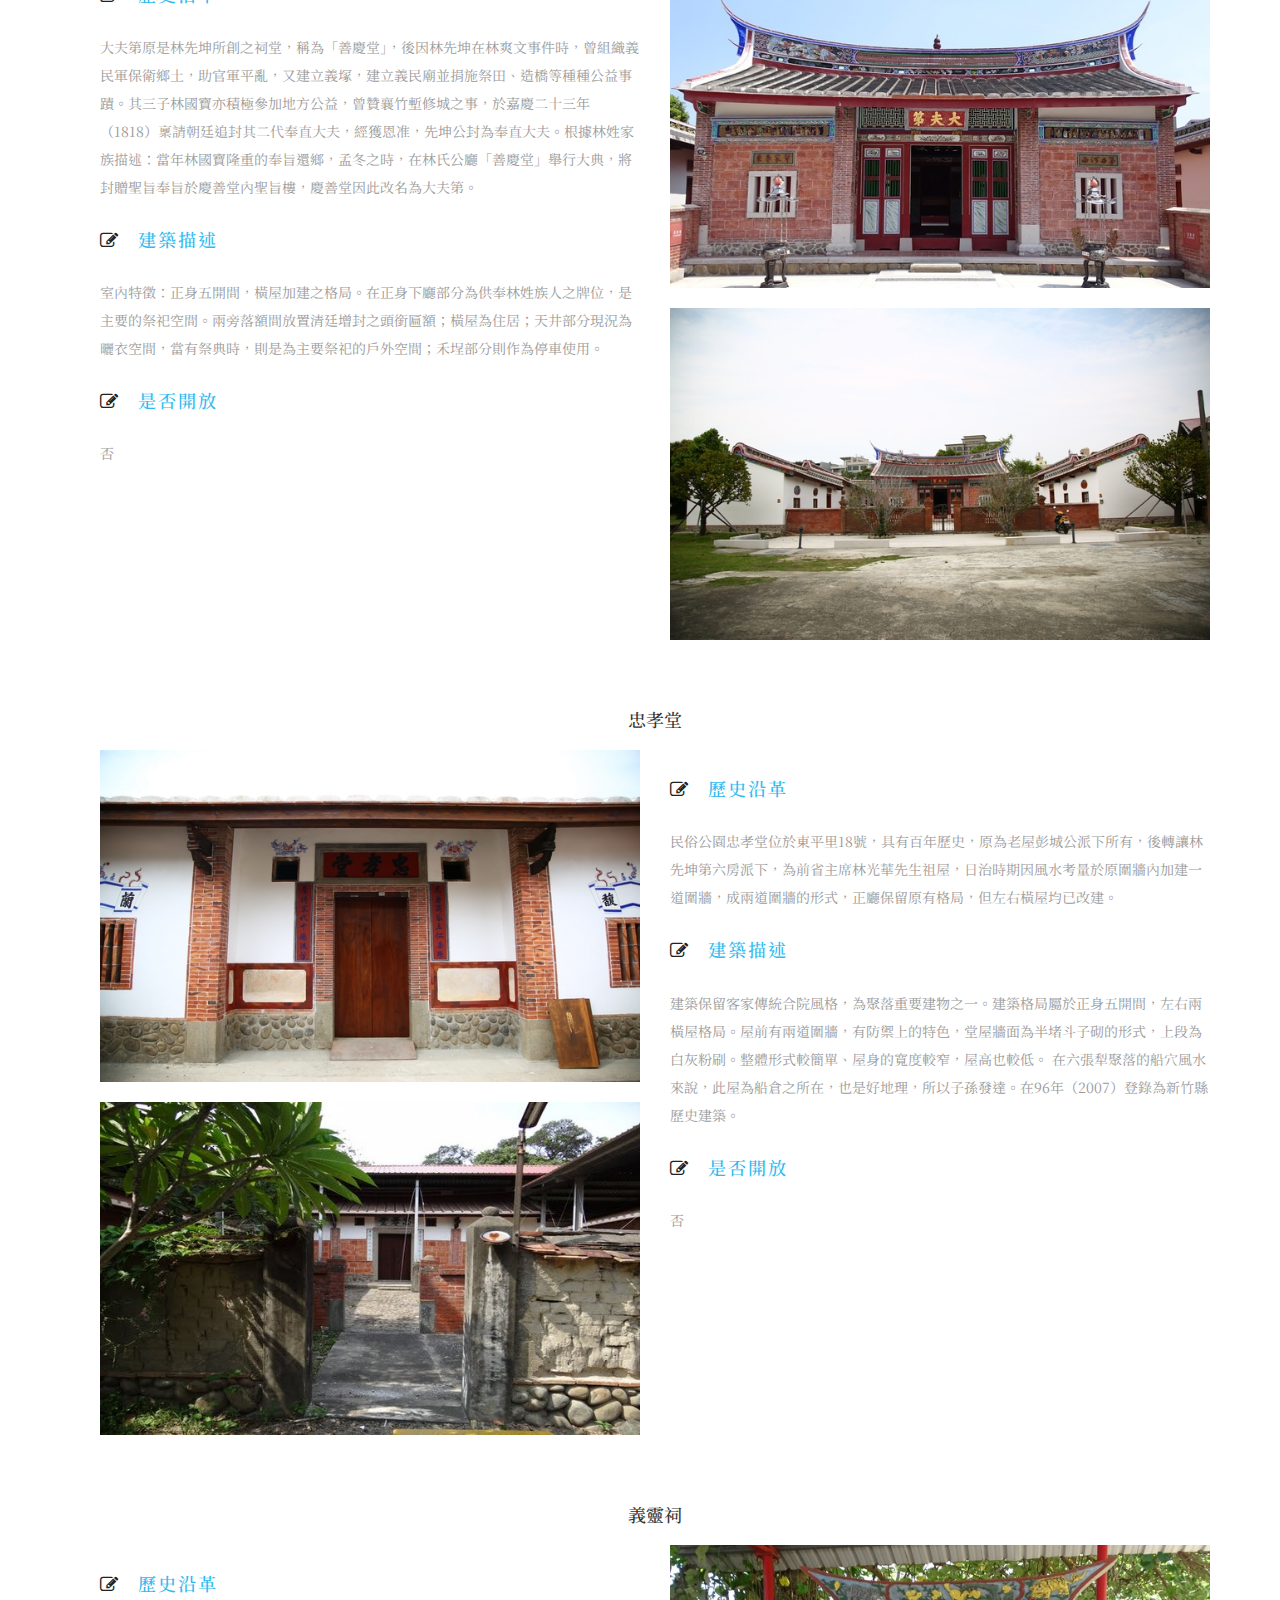
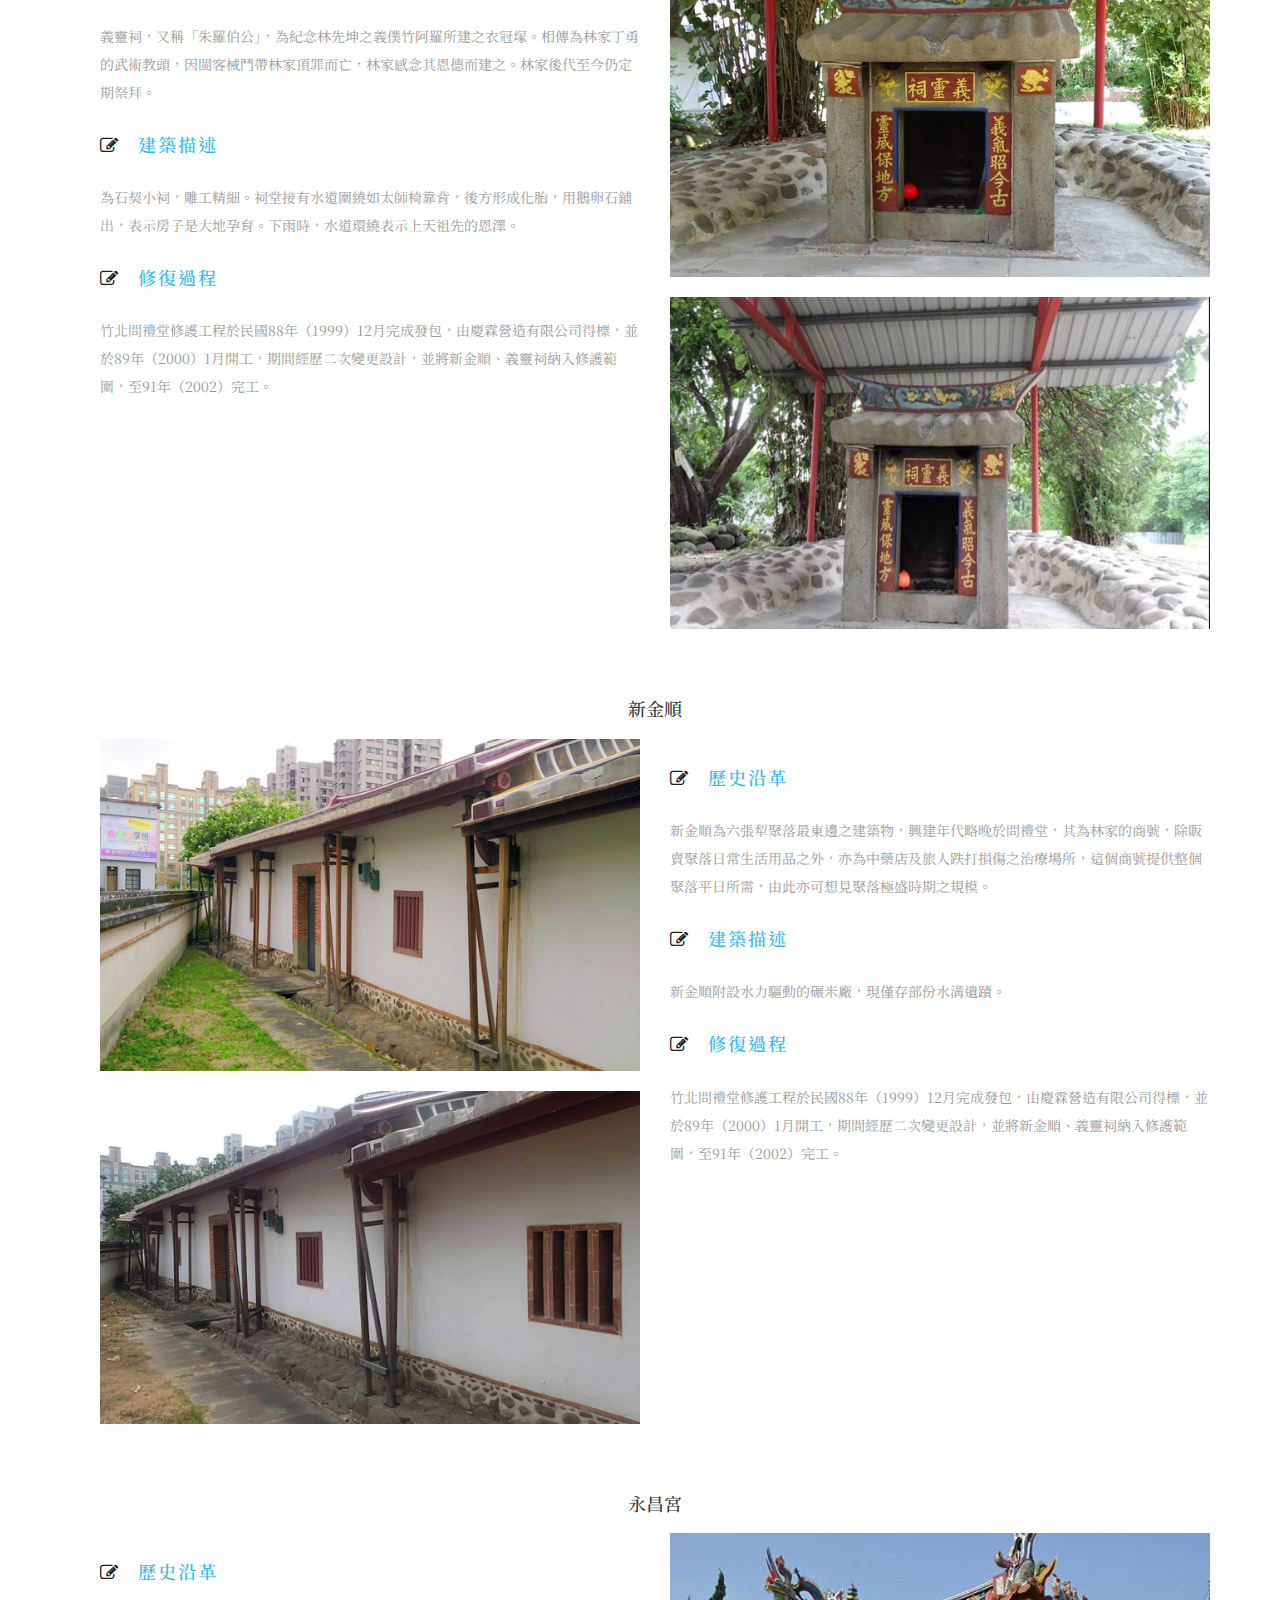
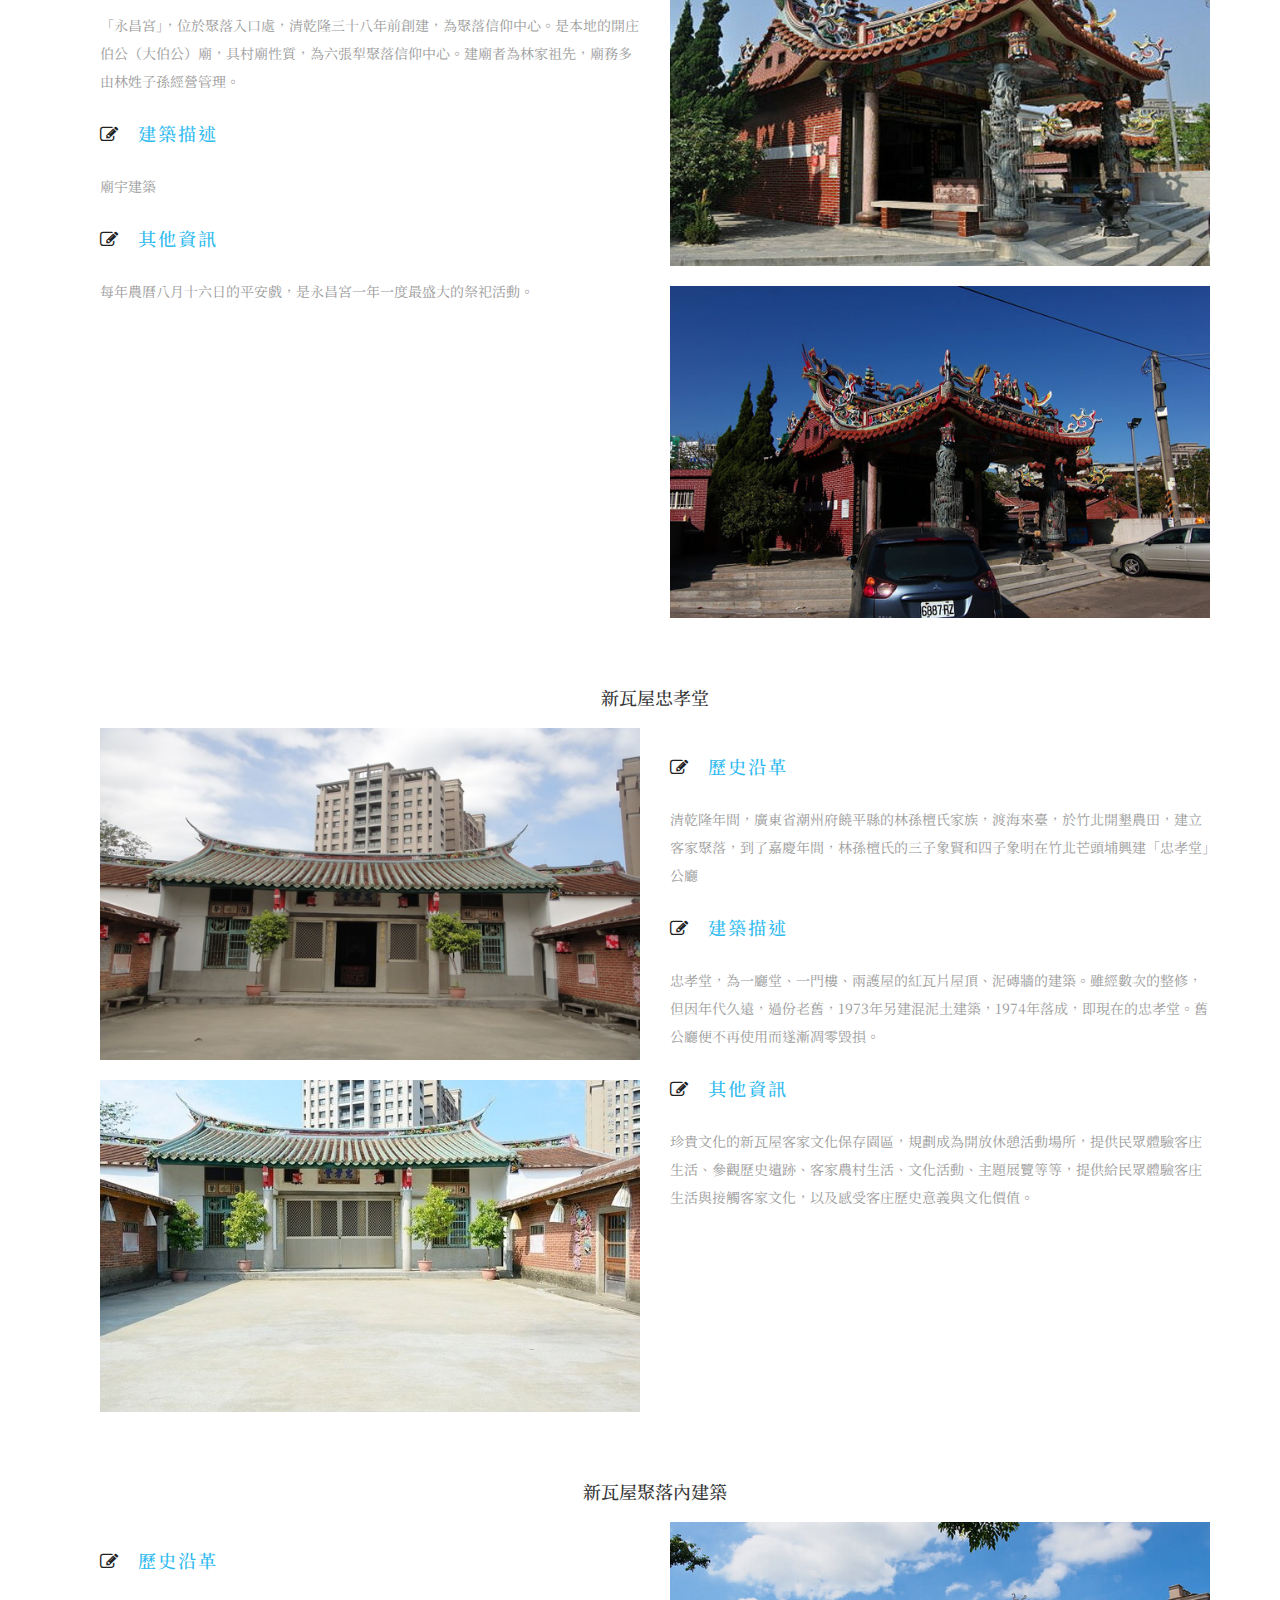
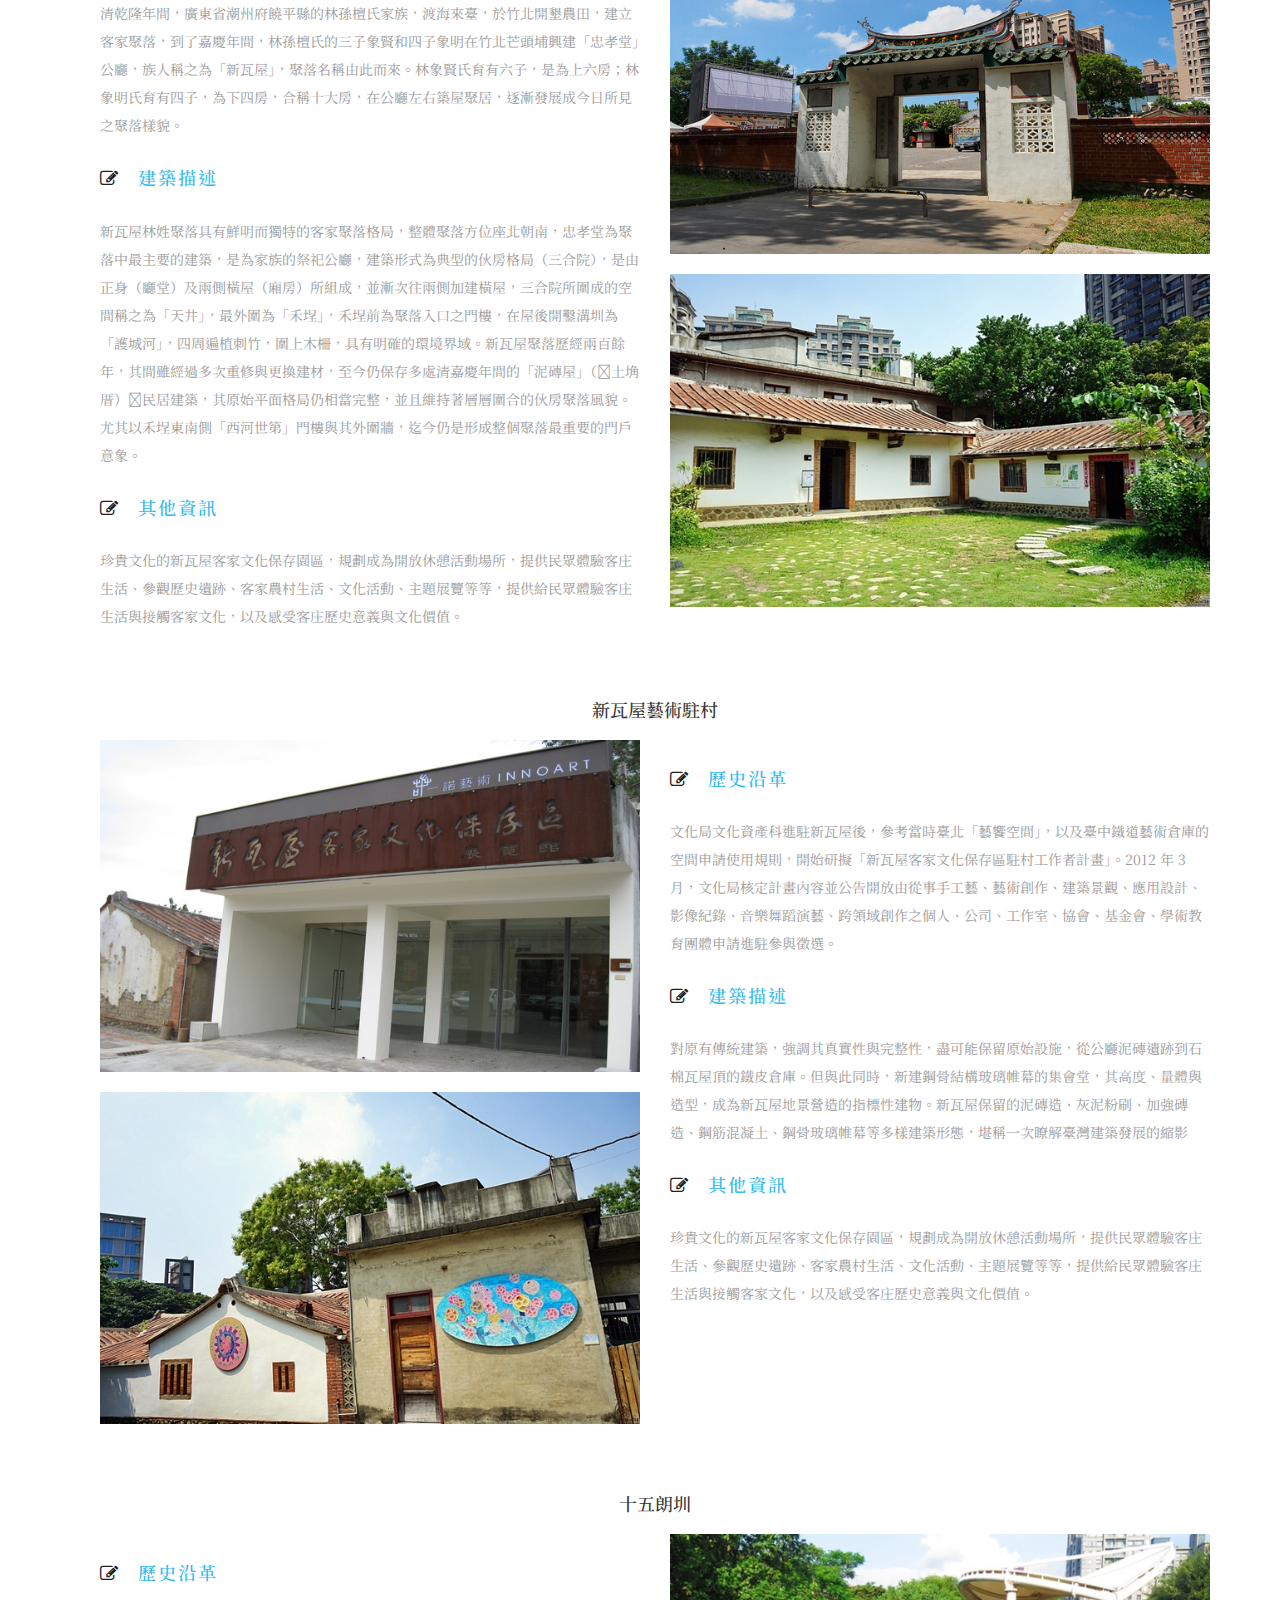
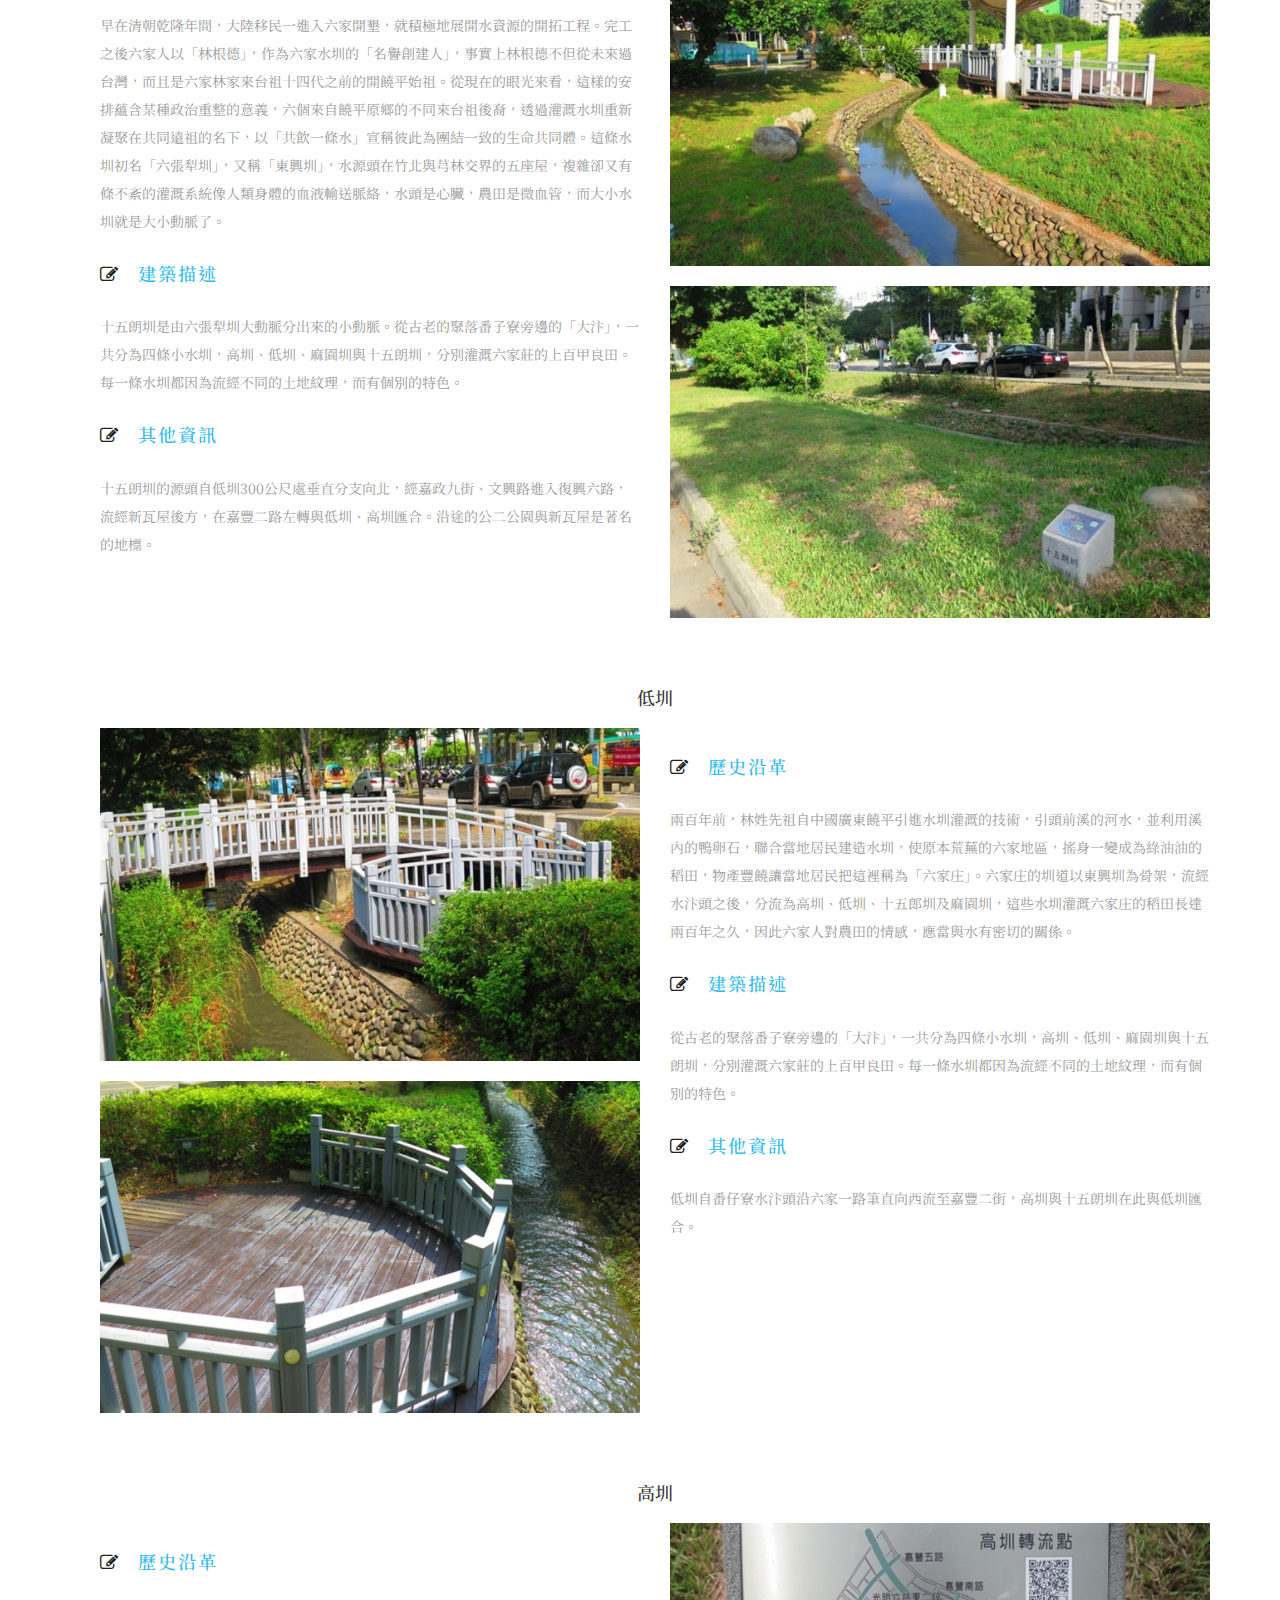
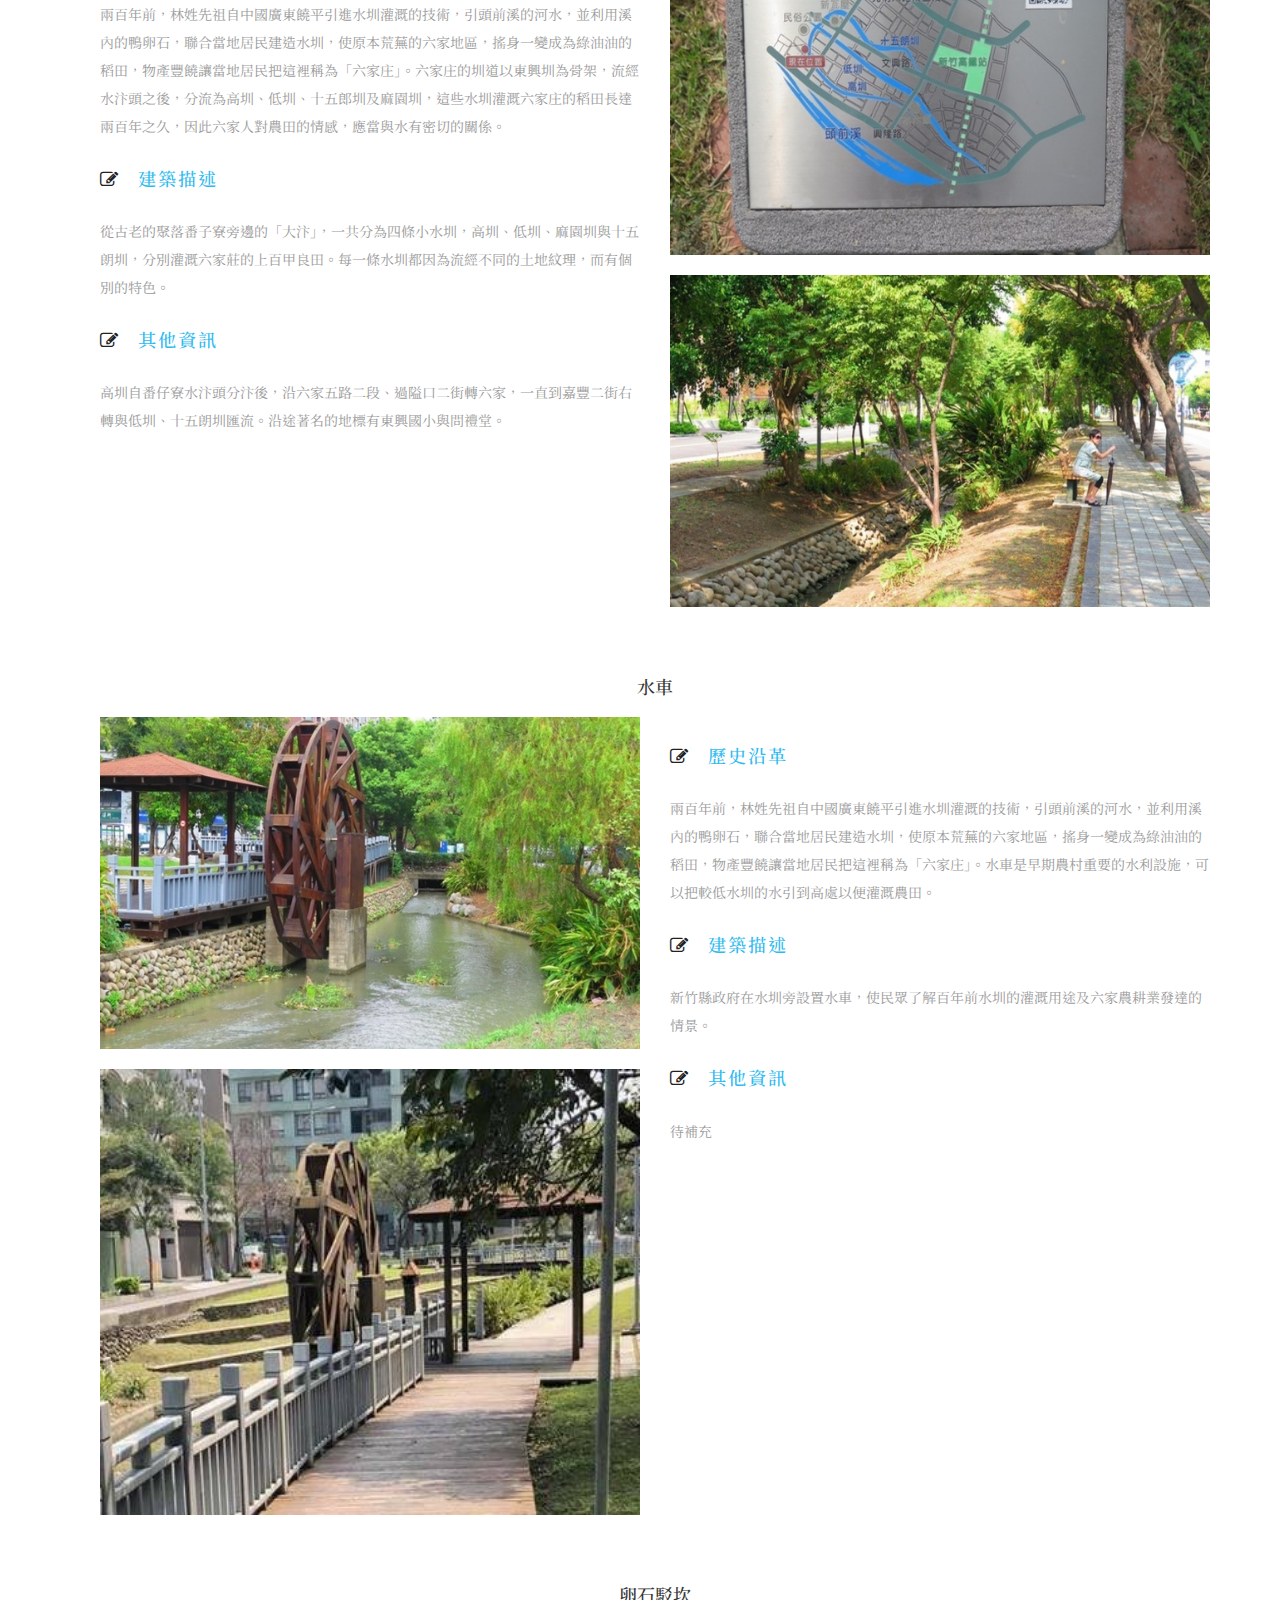
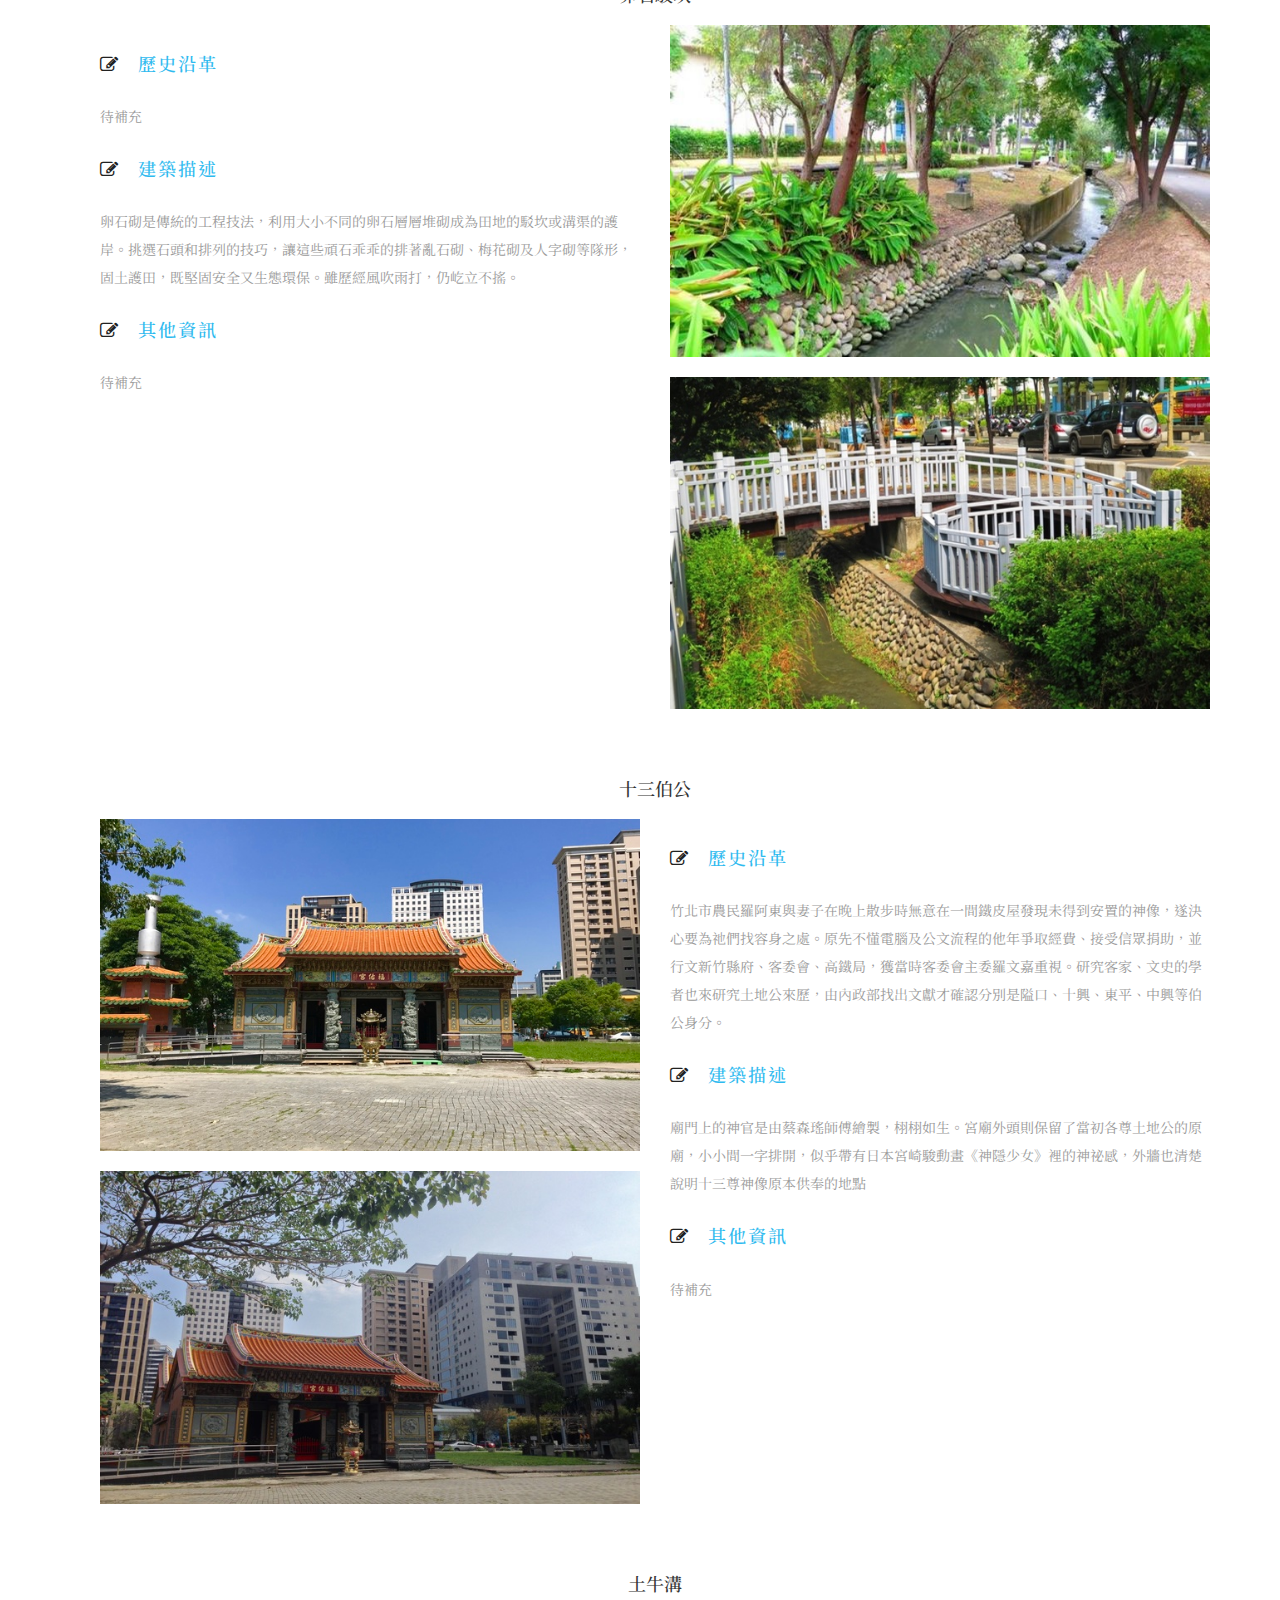
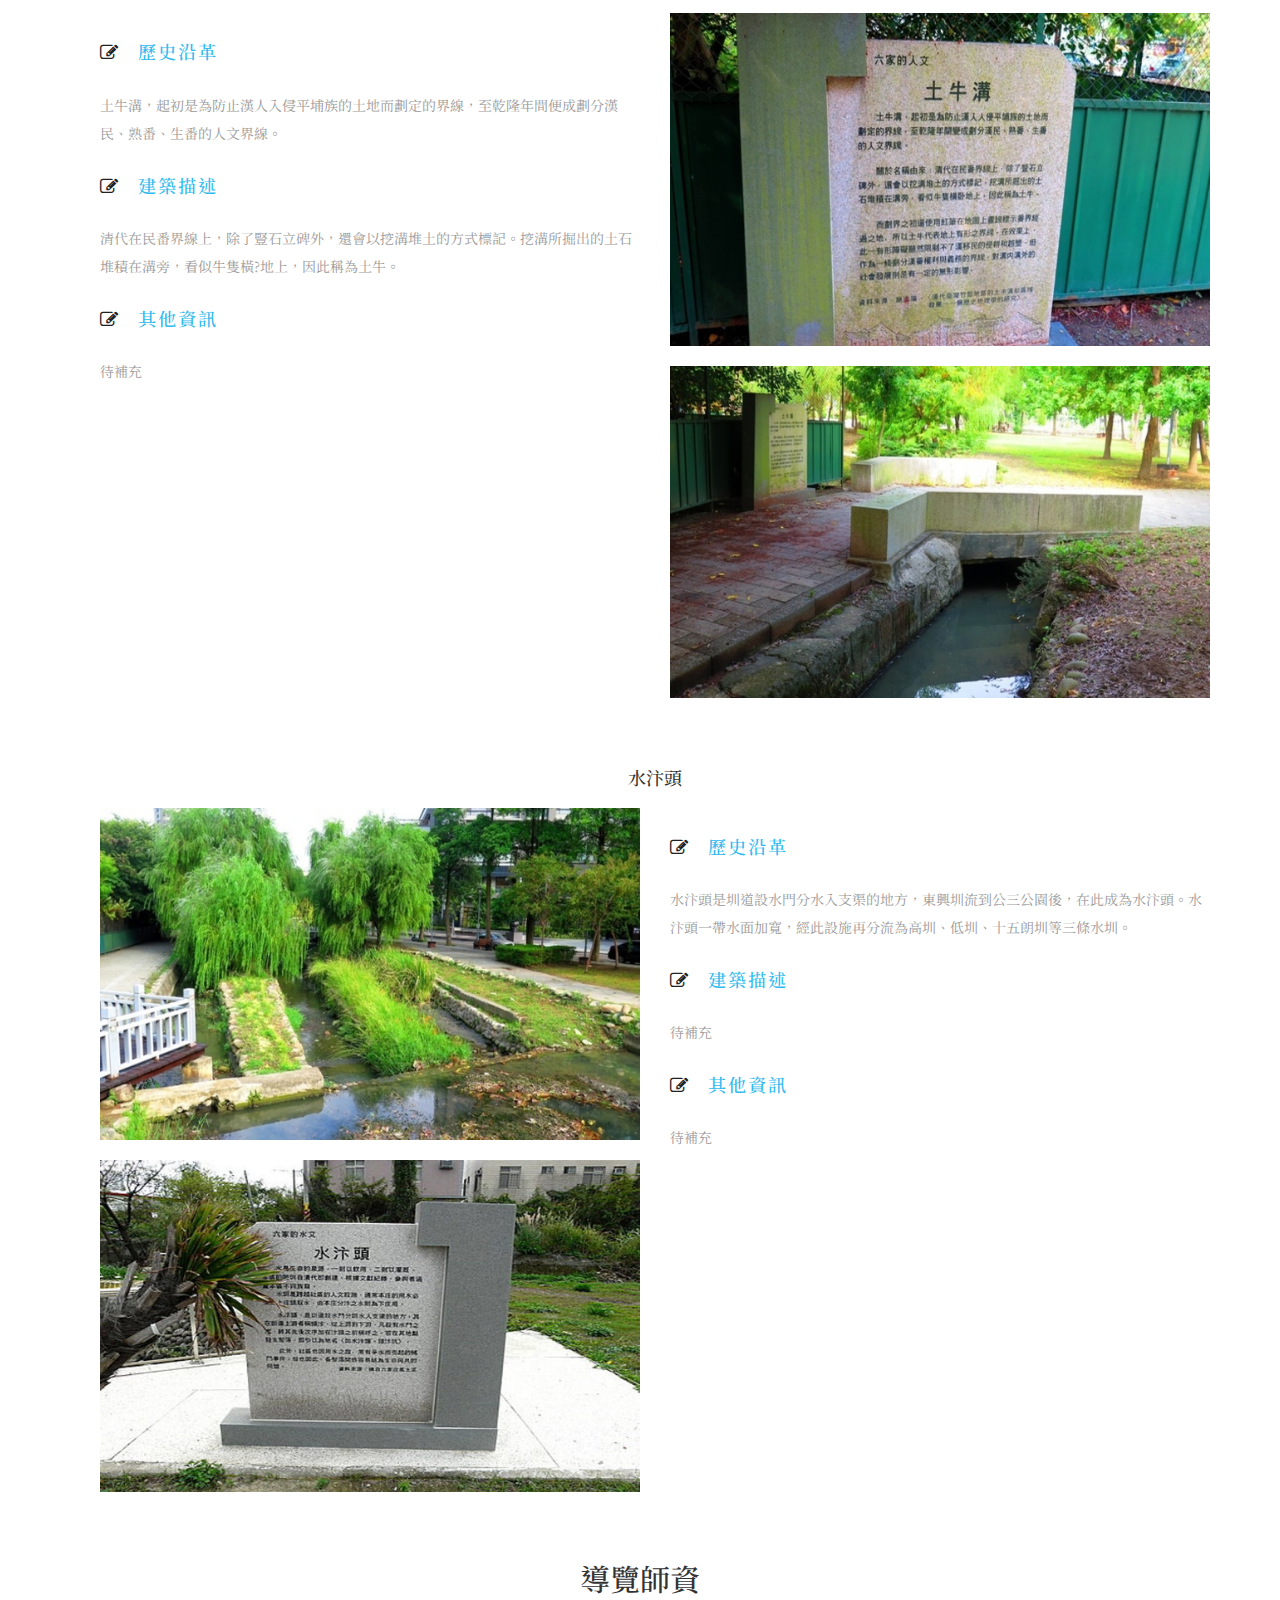
<file: contact.html>
<!DOCTYPE html>
<html lang="en">
<head>
<title>文資導覽：六家</title>
<meta name="viewport" content="width=device-width, initial-scale=1">
<meta http-equiv="Content-Type" content="text/html; charset=utf-8" />
<meta name="keywords" content="" />
<script type="application/x-javascript"> addEventListener("load", function() { setTimeout(hideURLbar, 0); }, false); function hideURLbar(){ window.scrollTo(0,1); } </script>
<!-- Custom Theme files -->
<link href="css/bootstrap.css" type="text/css" rel="stylesheet" media="all">
<link href="css/style.css" type="text/css" rel="stylesheet" media="all">
<link href="css/font-awesome.css" rel="stylesheet">   <!-- font-awesome icons -->
<link href="https://fonts.googleapis.com/css?family=Noto+Serif+TC&display=swap" rel="stylesheet">
<!-- //Custom Theme files -->  
<!-- font -->
<link href="http://fonts.googleapis.com/css?family=Oswald:300,400,700&amp;subset=latin-ext" rel="stylesheet">
<link href="http://fonts.googleapis.com/css?family=Roboto:100,100i,300,300i,400,400i,500,500i,700,700i,900,900i" rel="stylesheet">
<!-- //font -->
</head>
<body> 
	<!-- navigation -->
		<div class="top-nav w3-agiletop">
			<div class="container">
				<div class="navbar-header w3llogo">
					<button type="button" class="navbar-toggle collapsed" data-toggle="collapse" data-target="#bs-example-navbar-collapse-1">
						選單
					</button>
					<h1><a href="index.html">新竹縣文化資產學習網</a></h1> 
				</div>
				<!-- Collect the nav links, forms, and other content for toggling -->
				<div class="collapse navbar-collapse" id="bs-example-navbar-collapse-1">
					<div class="w3menu navbar-left">
						<ul class="nav navbar">
								<li><a href="index.html">首頁</a></li>
								<li><a href="gallery.html">縣定古蹟</a></li>
								<li><a href="about.html">文化桌遊</a></li>
								<li><a href="contact.html" class="active">文資導覽</a></li>
								<li><a href="about2.html">在地文學</a></li>
								<!-- <li><a href="#" class="dropdown-toggle" data-toggle="dropdown" role="button" aria-haspopup="true" aria-expanded="false"><span data-letters="Pages">Pages</span><span class="caret"></span></a>
									<ul class="dropdown-menu"> 
										<li><a href="icons.html">Icons</a></li>
										<li><a href="typo.html">Typography</a></li>
									</ul>
								</li>   -->
						    </ul>
					</div>
					<!-- <div class="w3ls-bnr-icons social-icon navbar-right">
						<a href="#" class="social-button twitter"><i class="fa fa-twitter"></i></a>
						<a href="#" class="social-button facebook"><i class="fa fa-facebook"></i></a> 
						<a href="#" class="social-button google"><i class="fa fa-google-plus"></i></a> 
						<a href="#" class="social-button dribbble"><i class="fa fa-dribbble"></i></a> 
					</div>  -->
						<div class="clearfix"> </div>  
				</div>
			</div>	
		</div>	
	<!-- //navigation -->
	<!-- banner -->
		<div class="w3ls-banner-1"> 
		</div>	
	<!-- contact -->
		<div class="mail">
			<div class="container">
				<div class="w3l-heading">
					<h2 class="w3ls_head">客庄文化休閒觀光導覽</h2>
				</div>
				<br>
				<h3 style="text-align:center;"><a href="https://www.facebook.com/zhubei/">報名由此去</a></h3>
				<br>
				<h4 style="text-align:center;">
				一、六家水圳園區導覽</h4>

				<br>
                <h4 style="text-align:center;">
                <a href="./contact2.html">二、新埔小鎮文化導覽</a></h4>
                <br>
                <h4 style="text-align:center;">
                <a href="./contact3.html">三、關西小鎮文化導覽</a></h4>
                <br>
                <h4 style="text-align:center;">
                <a href="./contact4.html">四、大隘地區文化導覽</a></h4>
                <br>
                <h4 style="text-align:center;">
                <a href="./contact5.html">五、竹東客庄文化導覽</a></h4>
                <br>
                <br>
                <div class="container"> 
				  <div class="w3l-heading">
					<h2 class="w3ls_head">六家水圳園區導覽</h2>
					<br>
                    <p align="center"><iframe src="https://www.google.com/maps/d/embed?mid=1srSk_0QCPoPXtiihWp6Fl9FZgrAK8awq" width="500" height="500"></iframe></p>
				  </div>
				  
			      <div class="agileits_w3layouts_team_grids w3ls_courses_grids">
			      <h4 style="text-align:center;">六家林家祠</h4>
				    <div class="col-md-6 w3ls_banner_bottom_left w3ls_courses_left">
					  <div class="w3ls_courses_left_grids">
						<div class="w3ls_courses_left_grid">
							<h3><i class="fa fa-pencil-square-o" aria-hidden="true"></i>歷史沿革</h3>
							<p>竹北六家舊名為六張犁，乾隆十四年（1749）林先坤及族人的渡臺始墾，即由此為起點。清代竹塹的六家地區，基於林姓族人的經營，與家族力量的凝聚，而發展成為一個林家單姓聚落，而「林家祠」的建立，便為因應共同祭祀與團結家族力量的需要而產生。林家祠的建立，淵源於林先坤八世祖次聖公嘗的設置。由於次聖公嘗財力龐大，光緒八年（1882）際薰公（林雲漢）等倡建祠堂，稱次聖公廳，為廣東饒平六房的總祠，饒裔客家宗族文化的縮影。明治四十四年（1911）改建為現今一正屋、兩橫屋與一門樓之規模。</p>
						</div>
						<div class="w3ls_courses_left_grid">
							<h3><i class="fa fa-pencil-square-o" aria-hidden="true"></i>建築描述</h3>
							<p>在六家地區，關於祭祀祖先的建築可分為單純有祭祀空間的祠堂，此外亦有兼具祭祀與居住的公廳。林家祠早期僅有單純的祠堂功能，但在後期林家子孫居住於南北廳（註1）兩側橫屋（註2）。林家祠在整個聚落中，扮演著宗祠祭祀角色，目前於春秋二季、元宵節與冬至，仍行祭祖之事。竹北六張犁林家祠為一堂二橫之格局，為五開間兩橫屋的祠堂，為客家所謂的「正堂帶左右橫屋」格局。前圍以矮牆形成中庭，中庭左上方角落有磚砌金亭一座；圍牆正中設一門樓，與正?成一中軸線。左右對稱，各有四間房間。
                            </p>
						</div>
						<div class="w3ls_courses_left_grid">
							<h3><i class="fa fa-pencil-square-o" aria-hidden="true"></i>營業狀況</h3>
							<p>正常營業
                            </p>
						</div>
					  </div>
				    </div>
				    <div class="col-md-6 agileits_courses_right">
					  <img src="images/c1.jpg" alt=" " class="img-responsive" />
					  <br>
					  <img src="images/c1_2.jpg" alt=" " class="img-responsive" />
				    </div>
				  </div>
                </div>

                <div class="container" style="margin-top:0px">
				  <div class="agileits_w3layouts_team_grids w3ls_courses_grids">
                    <h4 style="text-align:center;">問禮堂</h4>
                    <div class="col-md-6 w3ls_banner_bottom_left w3ls_courses_left">
					  <div class="w3ls_courses_left_grids">
					    <img src="images/c2.jpg" alt=" " class="img-responsive" />
					    <br>
					    <img src="images/c2_2.jpg" alt=" " class="img-responsive" />
					  </div>
				    </div>

				    <div class="col-md-6 agileits_courses_right">
					  <div class="w3ls_courses_left_grids">
						<div class="w3ls_courses_left_grid">
							<h3><i class="fa fa-pencil-square-o" aria-hidden="true"></i>歷史沿革</h3>
							<p>林先坤憑其才幹與努力，團結宗族力量，經營六家的開發，很快地便從佃戶身份，躍昇為小租戶的地主地位。由於其熱心公益，社會地位日昇，在林爽文之亂時，林先坤號召鄉民組成義民軍保衛鄉土，並助清軍平亂，因而獲清廷頒賜「褒忠」匾額及軍功獎勵。林先坤的三子林國寶亦頗能承其父之風，在竹塹城改建之時，出錢出力幫了很多忙，並於嘉慶年間，捐官得監生，後更與其祖衡山公、其父先坤公同獲「奉直大夫」的誥封，為林家增添不少榮耀與名望。問禮堂建於道光十二年（1832），其興築緣於道光十一年（1831），林國寶之子林繩褒（秋華）中鄉試武舉人，故於次年擇地建問禮堂，豎立旗杆以光耀門楣，完成後與大夫第合稱南北雙廳，並作為林家的議事公廳。林秋華中武舉人之後對地方之開發功績卓著，道光十三年集資設隘開拓九芎林、三重埔等地，道光中期之後又往墾噶瑪蘭，多至數百甲，其後裔均在宜蘭發展，當地亦有民居堂號問禮堂者，均為林家之後代。</p>
						</div>
						<div class="w3ls_courses_left_grid">
							<h3><i class="fa fa-pencil-square-o" aria-hidden="true"></i>建築描述</h3>
							<p>問禮堂在格局上可說是三堂四橫的大宅院，但整體上是由一個四合院所構成，兩旁加建橫屋，合院後方再加一座五開間的房屋，稱為枕頭槓。合院中間有一個天井，為前堂與正堂的中介空間，左右的南北廂與橫屋間也有天井，以達到通風採光的功能。在構造上問禮堂可說反映出客家建築的特色，在牆身部分，底部下段以卵石勒牆腳，上以一層灰磚收邊，再承接土埆磚牆，外表塗上一層白色灰泥，具簡樸的性格。問禮堂於民國91年（2002）整修完成，恢復原有的規模。 
                            </p>
						</div>
						<div class="w3ls_courses_left_grid">
							<h3><i class="fa fa-pencil-square-o" aria-hidden="true"></i>修復過程</h3>
							<p>竹北問禮堂修護工程於民國88年（1999）12月完成發包，由慶霖營造有限公司得標，並於89年（2000）1月開工，期間經歷二次變更設計，並將新金順、義靈祠納入修護範圍，至91年（2002）完工。在本次修護工程中，拆除了部分增建的新建築，復原了問禮堂原有的規模，雖然部分建築體為新建，但是所用材料與工法皆為傳統方式。 
                            </p>
						</div>
					  </div>
				    </div>
				  </div>
				</div>

                <div class="container" style="margin-top:0px">
                  <div class="agileits_w3layouts_team_grids w3ls_courses_grids">
			        <h4 style="text-align:center;">大夫第</h4>
			        <br>
				    <div class="col-md-6 w3ls_banner_bottom_left w3ls_courses_left">
					  <div class="w3ls_courses_left_grids">
						<div class="w3ls_courses_left_grid">
						  <h3><i class="fa fa-pencil-square-o" aria-hidden="true"></i>歷史沿革</h3>
						  <p>大夫第原是林先坤所創之祠堂，稱為「善慶堂」，後因林先坤在林爽文事件時，曾組織義民軍保衛鄉土，助官軍平亂，又建立義塚，建立義民廟並捐施祭田、造橋等種種公益事蹟。其三子林國寶亦積極參加地方公益，曾贊襄竹塹修城之事，於嘉慶二十三年（1818）稟請朝廷追封其二代奉直大夫，經獲恩准，先坤公封為奉直大夫。根據林姓家族描述：當年林國寶隆重的奉旨還鄉，孟冬之時，在林氏公廳「善慶堂」舉行大典，將封贈聖旨奉旨於慶善堂內聖旨樓，慶善堂因此改名為大夫第。</p>
						</div>
						<div class="w3ls_courses_left_grid">
						  <h3><i class="fa fa-pencil-square-o" aria-hidden="true"></i>建築描述</h3>
						  <p>室內特徵：正身五開間，橫屋加建之格局。在正身下廳部分為供奉林姓族人之牌位，是主要的祭祀空間。兩旁落額間放置清廷增封之頭銜匾額；橫屋為住居；天井部分現況為曬衣空間，當有祭典時，則是為主要祭祀的戶外空間；禾埕部分則作為停車使用。
                          </p>
						</div>
						<div class="w3ls_courses_left_grid">
						  <h3><i class="fa fa-pencil-square-o" aria-hidden="true"></i>是否開放</h3>
						  <p>否
                          </p>
						</div>
					  </div>
				    </div>
				    <div class="col-md-6 agileits_courses_right">
					  <img src="images/c3.jpg" alt=" " class="img-responsive" />
					  <br>
					  <img src="images/c3_2.jpg" alt=" " class="img-responsive" />
				    </div>
				  </div>
                </div>
				    <!-- <div class="clearfix"> </div> -->
                
                <div class="container" style="margin-top:0px">
				  <div class="agileits_w3layouts_team_grids w3ls_courses_grids">
                    <h4 style="text-align:center;">忠孝堂</h4>
                    <br>
                    <div class="col-md-6 w3ls_banner_bottom_left w3ls_courses_left">
					  <div class="w3ls_courses_left_grids">
					    <img src="images/c4.jpg" alt=" " class="img-responsive" />
					    <br>
					    <img src="images/c4_2.jpg" alt=" " class="img-responsive" />
					  </div>
				    </div>

				    <div class="col-md-6 agileits_courses_right">
					  <div class="w3ls_courses_left_grids">
						<div class="w3ls_courses_left_grid">
							<h3><i class="fa fa-pencil-square-o" aria-hidden="true"></i>歷史沿革</h3>
							<p>民俗公園忠孝堂位於東平里18號，具有百年歷史，原為老屋彭城公派下所有，後轉讓林先坤第六房派下，為前省主席林光華先生祖屋，日治時期因風水考量於原圍牆內加建一道圍牆，成兩道圍牆的形式，正廳保留原有格局，但左右橫屋均已改建。
							</p>
						</div>
						<div class="w3ls_courses_left_grid">
							<h3><i class="fa fa-pencil-square-o" aria-hidden="true"></i>建築描述</h3>
							<p>建築保留客家傳統合院風格，為聚落重要建物之一。建築格局屬於正身五開間，左右兩橫屋格局。屋前有兩道圍牆，有防禦上的特色，堂屋牆面為半堵斗子砌的形式，上段為白灰粉刷。整體形式較簡單、屋身的寬度較窄，屋高也較低。 在六張犁聚落的船穴風水來說，此屋為船倉之所在，也是好地理，所以子孫發達。在96年（2007）登錄為新竹縣歷史建築。  
                            </p>
						</div>
						<div class="w3ls_courses_left_grid">
							<h3><i class="fa fa-pencil-square-o" aria-hidden="true"></i>是否開放</h3>
							<p>否 
                            </p>
						</div>
					  </div>
				    </div>
				  </div>
				</div>

                <div class="container" style="margin-top:0px">
                  <div class="agileits_w3layouts_team_grids w3ls_courses_grids">
			        <h4 style="text-align:center;">義靈祠</h4>
			        <br>
				    <div class="col-md-6 w3ls_banner_bottom_left w3ls_courses_left">
					  <div class="w3ls_courses_left_grids">
						<div class="w3ls_courses_left_grid">
						  <h3><i class="fa fa-pencil-square-o" aria-hidden="true"></i>歷史沿革</h3>
						  <p>義靈祠，又稱「朱羅伯公」，為紀念林先坤之義僕竹阿羅所建之衣冠塚。相傳為林家丁勇的武術教頭，因閩客械鬥帶林家頂罪而亡，林家感念其恩德而建之。林家後代至今仍定期祭拜。</p>
						</div>
						<div class="w3ls_courses_left_grid">
						  <h3><i class="fa fa-pencil-square-o" aria-hidden="true"></i>建築描述</h3>
						  <p>為石契小祠，雕工精細。祠堂接有水道圍繞如太師椅靠背，後方形成化胎，用鵝卵石鋪出，表示房子是大地孕育。下雨時，水道環繞表示上天祖先的恩澤。
                          </p>
						</div>
						<div class="w3ls_courses_left_grid">
						  <h3><i class="fa fa-pencil-square-o" aria-hidden="true"></i>修復過程</h3>
						  <p>竹北問禮堂修護工程於民國88年（1999）12月完成發包，由慶霖營造有限公司得標，並於89年（2000）1月開工，期間經歷二次變更設計，並將新金順、義靈祠納入修護範圍，至91年（2002）完工。
                          </p>
						</div>
					  </div>
				    </div>
				    <div class="col-md-6 agileits_courses_right">
					  <img src="images/c5.jpg" alt=" " class="img-responsive" />
					  <br>
					  <img src="images/c5_2.jpg" alt=" " class="img-responsive" />
				    </div>
				  </div>
                </div>
                    <!-- <div class="clearfix"> </div> -->

                <div class="container" style="margin-top:0px">
				  <div class="agileits_w3layouts_team_grids w3ls_courses_grids">
                    <h4 style="text-align:center;">新金順</h4>
                    <br>
                    <div class="col-md-6 w3ls_banner_bottom_left w3ls_courses_left">
					  <div class="w3ls_courses_left_grids">
					    <img src="images/c6.jpg" alt=" " class="img-responsive" />
					    <br>
					    <img src="images/c6_2.jpg" alt=" " class="img-responsive" />
					  </div>
				    </div>

				    <div class="col-md-6 agileits_courses_right">
					  <div class="w3ls_courses_left_grids">
						<div class="w3ls_courses_left_grid">
							<h3><i class="fa fa-pencil-square-o" aria-hidden="true"></i>歷史沿革</h3>
							<p>新金順為六張犁聚落最東邊之建築物，興建年代略晚於問禮堂，其為林家的商號，除販賣聚落日常生活用品之外，亦為中藥店及旅人跌打損傷之治療場所，這個商號提供整個聚落平日所需，由此亦可想見聚落極盛時期之規模。
							</p>
						</div>
						<div class="w3ls_courses_left_grid">
							<h3><i class="fa fa-pencil-square-o" aria-hidden="true"></i>建築描述</h3>
							<p>新金順附設水力驅動的碾米廠，現僅存部份水溝遺蹟。  
                            </p>
						</div>
						<div class="w3ls_courses_left_grid">
							<h3><i class="fa fa-pencil-square-o" aria-hidden="true"></i>修復過程</h3>
							<p>竹北問禮堂修護工程於民國88年（1999）12月完成發包，由慶霖營造有限公司得標，並於89年（2000）1月開工，期間經歷二次變更設計，並將新金順、義靈祠納入修護範圍，至91年（2002）完工。 
                            </p>
						</div>
					  </div>
				    </div>
				  </div>
				</div>

                <div class="container" style="margin-top:0px">
                  <div class="agileits_w3layouts_team_grids w3ls_courses_grids">
			        <h4 style="text-align:center;">永昌宮</h4>
			        <br>
				    <div class="col-md-6 w3ls_banner_bottom_left w3ls_courses_left">
					  <div class="w3ls_courses_left_grids">
						<div class="w3ls_courses_left_grid">
						  <h3><i class="fa fa-pencil-square-o" aria-hidden="true"></i>歷史沿革</h3>
						  <p>「永昌宮」，位於聚落入口處，清乾隆三十八年前創建，為聚落信仰中心。是本地的開庄伯公（大伯公）廟，具村廟性質，為六張犁聚落信仰中心。建廟者為林家祖先，廟務多由林姓子孫經營管理。
						  </p>
						</div>
						<div class="w3ls_courses_left_grid">
						  <h3><i class="fa fa-pencil-square-o" aria-hidden="true"></i>建築描述</h3>
						  <p>廟宇建築
                          </p>
						</div>
						<div class="w3ls_courses_left_grid">
						  <h3><i class="fa fa-pencil-square-o" aria-hidden="true"></i>其他資訊</h3>
						  <p>每年農曆八月十六日的平安戲，是永昌宮一年一度最盛大的祭祀活動。
                          </p>
						</div>
					  </div>
				    </div>
				    <div class="col-md-6 agileits_courses_right">
					  <img src="images/c7.jpg" alt=" " class="img-responsive" />
					  <br>
					  <img src="images/c7_2.jpg" alt=" " class="img-responsive" />
				    </div>
				  </div>
                </div>
                    <!-- <div class="clearfix"> </div> -->

                <div class="container" style="margin-top:0px">
				  <div class="agileits_w3layouts_team_grids w3ls_courses_grids">
                    <h4 style="text-align:center;">新瓦屋忠孝堂</h4>
                    <br>
                    <div class="col-md-6 w3ls_banner_bottom_left w3ls_courses_left">
					  <div class="w3ls_courses_left_grids">
					    <img src="images/c8.jpg" alt=" " class="img-responsive" />
					    <br>
					    <img src="images/c8_2.jpg" alt=" " class="img-responsive" />
					  </div>
				    </div>

				    <div class="col-md-6 agileits_courses_right">
					  <div class="w3ls_courses_left_grids">
						<div class="w3ls_courses_left_grid">
							<h3><i class="fa fa-pencil-square-o" aria-hidden="true"></i>歷史沿革</h3>
							<p>清乾隆年間，廣東省潮州府饒平縣的林孫檀氏家族，渡海來臺，於竹北開墾農田，建立客家聚落，到了嘉慶年間，林孫檀氏的三子象賢和四子象明在竹北芒頭埔興建「忠孝堂」公廳
							</p>
						</div>
						<div class="w3ls_courses_left_grid">
							<h3><i class="fa fa-pencil-square-o" aria-hidden="true"></i>建築描述</h3>
							<p>忠孝堂，為一廳堂、一門樓、兩護屋的紅瓦片屋頂、泥磚牆的建築。雖經數次的整修，但因年代久遠，過份老舊，1973年另建混泥土建築，1974年落成，即現在的忠孝堂。舊公廳便不再使用而遂漸凋零毀損。  
                            </p>
						</div>
						<div class="w3ls_courses_left_grid">
							<h3><i class="fa fa-pencil-square-o" aria-hidden="true"></i>其他資訊</h3>
							<p>珍貴文化的新瓦屋客家文化保存園區，規劃成為開放休憩活動場所，提供民眾體驗客庄生活、參觀歷史遺跡、客家農村生活、文化活動、主題展覽等等，提供給民眾體驗客庄生活與接觸客家文化，以及感受客庄歷史意義與文化價值。 
                            </p>
						</div>
					  </div>
				    </div>
				  </div>
				</div>

                <div class="container" style="margin-top:0px">
                  <div class="agileits_w3layouts_team_grids w3ls_courses_grids">
			        <h4 style="text-align:center;">新瓦屋聚落內建築</h4>
			        <br>
				    <div class="col-md-6 w3ls_banner_bottom_left w3ls_courses_left">
					  <div class="w3ls_courses_left_grids">
						<div class="w3ls_courses_left_grid">
						  <h3><i class="fa fa-pencil-square-o" aria-hidden="true"></i>歷史沿革</h3>
						  <p>清乾隆年間，廣東省潮州府饒平縣的林孫檀氏家族，渡海來臺，於竹北開墾農田，建立客家聚落，到了嘉慶年間，林孫檀氏的三子象賢和四子象明在竹北芒頭埔興建「忠孝堂」公廳，族人稱之為「新瓦屋」，聚落名稱由此而來。林象賢氏育有六子，是為上六房；林象明氏育有四子，為下四房，合稱十大房，在公廳左右築屋聚居，逐漸發展成今日所見之聚落樣貌。
						  </p>
						</div>
						<div class="w3ls_courses_left_grid">
						  <h3><i class="fa fa-pencil-square-o" aria-hidden="true"></i>建築描述</h3>
						  <p>新瓦屋林姓聚落具有鮮明而獨特的客家聚落格局，整體聚落方位座北朝南，忠孝堂為聚落中最主要的建築，是為家族的祭祀公廳，建築形式為典型的伙房格局（三合院），是由正身（廳堂）及兩側橫屋（廂房）所組成，並漸次往兩側加建橫屋，三合院所圍成的空間稱之為「天井」，最外圍為「禾埕」，禾埕前為聚落入口之門樓，在屋後開鑿溝圳為「護城河」，四周遍植刺竹，圍上木柵，具有明確的環境界域。新瓦屋聚落歷經兩百餘年，其間雖經過多次重修與更換建材，至今仍保存多處清嘉慶年間的「泥磚屋」（土埆厝）民居建築，其原始平面格局仍相當完整，並且維持著層層圍合的伙房聚落風貌。尤其以禾埕東南側「西河世第」門樓與其外圍牆，迄今仍是形成整個聚落最重要的門戶意象。
                          </p>
						</div>
						<div class="w3ls_courses_left_grid">
						  <h3><i class="fa fa-pencil-square-o" aria-hidden="true"></i>其他資訊</h3>
						  <p>珍貴文化的新瓦屋客家文化保存園區，規劃成為開放休憩活動場所，提供民眾體驗客庄生活、參觀歷史遺跡、客家農村生活、文化活動、主題展覽等等，提供給民眾體驗客庄生活與接觸客家文化，以及感受客庄歷史意義與文化價值。
                          </p>
						</div>
					  </div>
				    </div>
				    <div class="col-md-6 agileits_courses_right">
					  <img src="images/c9.jpg" alt=" " class="img-responsive" />
					  <br>
					  <img src="images/c9_2.jpg" alt=" " class="img-responsive" />
				    </div>
				  </div>
                </div>
                    <!-- <div class="clearfix"> </div> -->

                <div class="container" style="margin-top:0px">
				  <div class="agileits_w3layouts_team_grids w3ls_courses_grids">
                    <h4 style="text-align:center;">新瓦屋藝術駐村</h4>
                    <br>
                    <div class="col-md-6 w3ls_banner_bottom_left w3ls_courses_left">
					  <div class="w3ls_courses_left_grids">
					    <img src="images/c10.jpg" alt=" " class="img-responsive" />
					    <br>
					    <img src="images/c10_2.jpg" alt=" " class="img-responsive" />
					  </div>
				    </div>

				    <div class="col-md-6 agileits_courses_right">
					  <div class="w3ls_courses_left_grids">
						<div class="w3ls_courses_left_grid">
							<h3><i class="fa fa-pencil-square-o" aria-hidden="true"></i>歷史沿革</h3>
							<p>文化局文化資產科進駐新瓦屋後，參考當時臺北「藝饗空間」，以及臺中鐵道藝術倉庫的空間申請使用規則，開始研擬「新瓦屋客家文化保存區駐村工作者計畫」。2012 年 3 月，文化局核定計畫內容並公告開放由從事手工藝、藝術創作、建築景觀、應用設計、影像紀錄、音樂舞蹈演藝、跨領域創作之個人、公司、工作室、協會、基金會、學術教育團體申請進駐參與徵選。
							</p>
						</div>
						<div class="w3ls_courses_left_grid">
							<h3><i class="fa fa-pencil-square-o" aria-hidden="true"></i>建築描述</h3>
							<p>對原有傳統建築，強調其真實性與完整性，盡可能保留原始設施，從公廳泥磚遺跡到石棉瓦屋頂的鐵皮倉庫。但與此同時，新建鋼骨結構玻璃帷幕的集會堂，其高度、量體與造型，成為新瓦屋地景營造的指標性建物。新瓦屋保留的泥磚造、灰泥粉刷、加強磚造、鋼筋混凝土、鋼骨玻璃帷幕等多樣建築形態，堪稱一次瞭解臺灣建築發展的縮影  
                            </p>
						</div>
						<div class="w3ls_courses_left_grid">
							<h3><i class="fa fa-pencil-square-o" aria-hidden="true"></i>其他資訊</h3>
							<p>珍貴文化的新瓦屋客家文化保存園區，規劃成為開放休憩活動場所，提供民眾體驗客庄生活、參觀歷史遺跡、客家農村生活、文化活動、主題展覽等等，提供給民眾體驗客庄生活與接觸客家文化，以及感受客庄歷史意義與文化價值。 
                            </p>
						</div>
					  </div>
				    </div>
				  </div>
				</div>

                <div class="container" style="margin-top:0px">
                  <div class="agileits_w3layouts_team_grids w3ls_courses_grids">
			        <h4 style="text-align:center;">十五朗圳</h4>
			        <br>
				    <div class="col-md-6 w3ls_banner_bottom_left w3ls_courses_left">
					  <div class="w3ls_courses_left_grids">
						<div class="w3ls_courses_left_grid">
						  <h3><i class="fa fa-pencil-square-o" aria-hidden="true"></i>歷史沿革</h3>
						  <p>早在清朝乾隆年間，大陸移民一進入六家開墾，就積極地展開水資源的開拓工程。完工之後六家人以「林根德」，作為六家水圳的「名譽創建人」，事實上林根德不但從未來過台灣，而且是六家林家來台祖十四代之前的開饒平始祖。從現在的眼光來看，這樣的安排蘊含某種政治重整的意義，六個來自饒平原鄉的不同來台祖後裔，透過灌溉水圳重新凝聚在共同遠祖的名下，以「共飲一條水」宣稱彼此為團結一致的生命共同體。這條水圳初名「六張犁圳」，又稱「東興圳」，水源頭在竹北與芎林交界的五座屋，複雜卻又有條不紊的灌溉系統像人類身體的血液輸送脈絡，水頭是心臟，農田是微血管，而大小水圳就是大小動脈了。
						  </p>
						</div>
						<div class="w3ls_courses_left_grid">
						  <h3><i class="fa fa-pencil-square-o" aria-hidden="true"></i>建築描述</h3>
						  <p>十五朗圳是由六張犁圳大動脈分出來的小動脈。從古老的聚落番子寮旁邊的「大汴」，一共分為四條小水圳，高圳、低圳、麻園圳與十五朗圳，分別灌溉六家莊的上百甲良田。每一條水圳都因為流經不同的土地紋理，而有個別的特色。
                          </p>
						</div>
						<div class="w3ls_courses_left_grid">
						  <h3><i class="fa fa-pencil-square-o" aria-hidden="true"></i>其他資訊</h3>
						  <p>十五朗圳的源頭自低圳300公尺處垂直分支向北，經嘉政九街、文興路進入復興六路，流經新瓦屋後方，在嘉豐二路左轉與低圳、高圳匯合。沿途的公二公園與新瓦屋是著名的地標。
                          </p>
						</div>
					  </div>
				    </div>
				    <div class="col-md-6 agileits_courses_right">
					  <img src="images/c11.jpg" alt=" " class="img-responsive" />
					  <br>
					  <img src="images/c11_2.jpg" alt=" " class="img-responsive" />
				    </div>
				  </div>
                </div>
                    <!-- <div class="clearfix"> </div> -->

                <div class="container" style="margin-top:0px">
				  <div class="agileits_w3layouts_team_grids w3ls_courses_grids">
                    <h4 style="text-align:center;">低圳</h4>
                    <br>
                    <div class="col-md-6 w3ls_banner_bottom_left w3ls_courses_left">
					  <div class="w3ls_courses_left_grids">
					    <img src="images/c12.jpg" alt=" " class="img-responsive" />
					    <br>
					    <img src="images/c12_2.jpg" alt=" " class="img-responsive" />
					  </div>
				    </div>

				    <div class="col-md-6 agileits_courses_right">
					  <div class="w3ls_courses_left_grids">
						<div class="w3ls_courses_left_grid">
							<h3><i class="fa fa-pencil-square-o" aria-hidden="true"></i>歷史沿革</h3>
							<p>兩百年前，林姓先祖自中國廣東饒平引進水圳灌溉的技術，引頭前溪的河水，並利用溪內的鴨卵石，聯合當地居民建造水圳，使原本荒蕪的六家地區，搖身一變成為綠油油的稻田，物產豐饒讓當地居民把這裡稱為「六家庄」。六家庄的圳道以東興圳為骨架，流經水汴頭之後，分流為高圳、低圳、十五郎圳及麻園圳，這些水圳灌溉六家庄的稻田長達兩百年之久，因此六家人對農田的情感，應當與水有密切的關係。
							</p>
						</div>
						<div class="w3ls_courses_left_grid">
							<h3><i class="fa fa-pencil-square-o" aria-hidden="true"></i>建築描述</h3>
							<p>從古老的聚落番子寮旁邊的「大汴」，一共分為四條小水圳，高圳、低圳、麻園圳與十五朗圳，分別灌溉六家莊的上百甲良田。每一條水圳都因為流經不同的土地紋理，而有個別的特色。  
                            </p>
						</div>
						<div class="w3ls_courses_left_grid">
							<h3><i class="fa fa-pencil-square-o" aria-hidden="true"></i>其他資訊</h3>
							<p>低圳自番仔寮水汴頭沿六家一路筆直向西流至嘉豐二街，高圳與十五朗圳在此與低圳匯合。 
                            </p>
						</div>
					  </div>
				    </div>
				  </div>
				</div>

                <div class="container" style="margin-top:0px">
                  <div class="agileits_w3layouts_team_grids w3ls_courses_grids">
			        <h4 style="text-align:center;">高圳</h4>
			        <br>
				    <div class="col-md-6 w3ls_banner_bottom_left w3ls_courses_left">
					  <div class="w3ls_courses_left_grids">
						<div class="w3ls_courses_left_grid">
						  <h3><i class="fa fa-pencil-square-o" aria-hidden="true"></i>歷史沿革</h3>
						  <p>兩百年前，林姓先祖自中國廣東饒平引進水圳灌溉的技術，引頭前溪的河水，並利用溪內的鴨卵石，聯合當地居民建造水圳，使原本荒蕪的六家地區，搖身一變成為綠油油的稻田，物產豐饒讓當地居民把這裡稱為「六家庄」。六家庄的圳道以東興圳為骨架，流經水汴頭之後，分流為高圳、低圳、十五郎圳及麻園圳，這些水圳灌溉六家庄的稻田長達兩百年之久，因此六家人對農田的情感，應當與水有密切的關係。
						  </p>
						</div>
						<div class="w3ls_courses_left_grid">
						  <h3><i class="fa fa-pencil-square-o" aria-hidden="true"></i>建築描述</h3>
						  <p>從古老的聚落番子寮旁邊的「大汴」，一共分為四條小水圳，高圳、低圳、麻園圳與十五朗圳，分別灌溉六家莊的上百甲良田。每一條水圳都因為流經不同的土地紋理，而有個別的特色。
                          </p>
						</div>
						<div class="w3ls_courses_left_grid">
						  <h3><i class="fa fa-pencil-square-o" aria-hidden="true"></i>其他資訊</h3>
						  <p>高圳自番仔寮水汴頭分汴後，沿六家五路二段、過隘口二街轉六家，一直到嘉豐二街右轉與低圳、十五朗圳匯流。沿途著名的地標有東興國小與問禮堂。
                          </p>
						</div>
					  </div>
				    </div>
				    <div class="col-md-6 agileits_courses_right">
					  <img src="images/c13.jpg" alt=" " class="img-responsive" />
					  <br>
					  <img src="images/c13_2.jpg" alt=" " class="img-responsive" />
				    </div>
				  </div>
                </div>
                    <!-- <div class="clearfix"> </div> -->

                <div class="container" style="margin-top:0px">
				  <div class="agileits_w3layouts_team_grids w3ls_courses_grids">
                    <h4 style="text-align:center;">水車</h4>
                    <br>
                    <div class="col-md-6 w3ls_banner_bottom_left w3ls_courses_left">
					  <div class="w3ls_courses_left_grids">
					    <img src="images/c14.jpg" alt=" " class="img-responsive" />
					    <br>
					    <img src="images/c14_2.jpg" alt=" " class="img-responsive" />
					  </div>
				    </div>

				    <div class="col-md-6 agileits_courses_right">
					  <div class="w3ls_courses_left_grids">
						<div class="w3ls_courses_left_grid">
							<h3><i class="fa fa-pencil-square-o" aria-hidden="true"></i>歷史沿革</h3>
							<p>兩百年前，林姓先祖自中國廣東饒平引進水圳灌溉的技術，引頭前溪的河水，並利用溪內的鴨卵石，聯合當地居民建造水圳，使原本荒蕪的六家地區，搖身一變成為綠油油的稻田，物產豐饒讓當地居民把這裡稱為「六家庄」。水車是早期農村重要的水利設施，可以把較低水圳的水引到高處以便灌溉農田。
							</p>
						</div>
						<div class="w3ls_courses_left_grid">
							<h3><i class="fa fa-pencil-square-o" aria-hidden="true"></i>建築描述</h3>
							<p>新竹縣政府在水圳旁設置水車，使民眾了解百年前水圳的灌溉用途及六家農耕業發達的情景。  
                            </p>
						</div>
						<div class="w3ls_courses_left_grid">
							<h3><i class="fa fa-pencil-square-o" aria-hidden="true"></i>其他資訊</h3>
							<p>待補充 
                            </p>
						</div>
					  </div>
				    </div>
				  </div>
				</div>

                <div class="container" style="margin-top:0px">
                  <div class="agileits_w3layouts_team_grids w3ls_courses_grids">
			        <h4 style="text-align:center;">卵石駁坎</h4>
			        <br>
				    <div class="col-md-6 w3ls_banner_bottom_left w3ls_courses_left">
					  <div class="w3ls_courses_left_grids">
						<div class="w3ls_courses_left_grid">
						  <h3><i class="fa fa-pencil-square-o" aria-hidden="true"></i>歷史沿革</h3>
						  <p>待補充
						  </p>
						</div>
						<div class="w3ls_courses_left_grid">
						  <h3><i class="fa fa-pencil-square-o" aria-hidden="true"></i>建築描述</h3>
						  <p>卵石砌是傳統的工程技法，利用大小不同的卵石層層堆砌成為田地的駁坎或溝渠的護岸。挑選石頭和排列的技巧，讓這些頑石乖乖的排著亂石砌、梅花砌及人字砌等隊形，固土護田，既堅固安全又生態環保。雖歷經風吹雨打，仍屹立不搖。
                          </p>
						</div>
						<div class="w3ls_courses_left_grid">
						  <h3><i class="fa fa-pencil-square-o" aria-hidden="true"></i>其他資訊</h3>
						  <p>待補充
                          </p>
						</div>
					  </div>
				    </div>
				    <div class="col-md-6 agileits_courses_right">
					  <img src="images/c15.jpg" alt=" " class="img-responsive" />
					  <br>
					  <img src="images/c15_2.jpg" alt=" " class="img-responsive" />
				    </div>
				  </div>
                </div>
                    <!-- <div class="clearfix"> </div> -->

                <div class="container" style="margin-top:0px">
				  <div class="agileits_w3layouts_team_grids w3ls_courses_grids">
                    <h4 style="text-align:center;">十三伯公</h4>
                    <br>
                    <div class="col-md-6 w3ls_banner_bottom_left w3ls_courses_left">
					  <div class="w3ls_courses_left_grids">
					    <img src="images/c16.jpg" alt=" " class="img-responsive" />
					    <br>
					    <img src="images/c16_2.jpg" alt=" " class="img-responsive" />
					  </div>
				    </div>

				    <div class="col-md-6 agileits_courses_right">
					  <div class="w3ls_courses_left_grids">
						<div class="w3ls_courses_left_grid">
							<h3><i class="fa fa-pencil-square-o" aria-hidden="true"></i>歷史沿革</h3>
							<p>竹北市農民羅阿東與妻子在晚上散步時無意在一間鐵皮屋發現未得到安置的神像，遂決心要為祂們找容身之處。原先不懂電腦及公文流程的他年爭取經費、接受信眾捐助，並行文新竹縣府、客委會、高鐵局，獲當時客委會主委羅文嘉重視。研究客家、文史的學者也來研究土地公來歷，由內政部找出文獻才確認分別是隘口、十興、東平、中興等伯公身分。
							</p>
						</div>
						<div class="w3ls_courses_left_grid">
							<h3><i class="fa fa-pencil-square-o" aria-hidden="true"></i>建築描述</h3>
							<p>廟門上的神官是由蔡森瑤師傅繪製，栩栩如生。宮廟外頭則保留了當初各尊土地公的原廟，小小間一字排開，似乎帶有日本宮崎駿動畫《神隱少女》裡的神祕感，外牆也清楚說明十三尊神像原本供奉的地點  
                            </p>
						</div>
						<div class="w3ls_courses_left_grid">
							<h3><i class="fa fa-pencil-square-o" aria-hidden="true"></i>其他資訊</h3>
							<p>待補充 
                            </p>
						</div>
					  </div>
				    </div>
				  </div>
				</div>

                <div class="container" style="margin-top:0px">
                  <div class="agileits_w3layouts_team_grids w3ls_courses_grids">
			        <h4 style="text-align:center;">土牛溝</h4>
			        <br>
				    <div class="col-md-6 w3ls_banner_bottom_left w3ls_courses_left">
					  <div class="w3ls_courses_left_grids">
						<div class="w3ls_courses_left_grid">
						  <h3><i class="fa fa-pencil-square-o" aria-hidden="true"></i>歷史沿革</h3>
						  <p>土牛溝，起初是為防止漢人入侵平埔族的土地而劃定的界線，至乾隆年間便成劃分漢民、熟番、生番的人文界線。
						  </p>
						</div>
						<div class="w3ls_courses_left_grid">
						  <h3><i class="fa fa-pencil-square-o" aria-hidden="true"></i>建築描述</h3>
						  <p>清代在民番界線上，除了豎石立碑外，還會以挖溝堆土的方式標記。挖溝所掘出的土石堆積在溝旁，看似牛隻橫?地上，因此稱為土牛。
                          </p>
						</div>
						<div class="w3ls_courses_left_grid">
						  <h3><i class="fa fa-pencil-square-o" aria-hidden="true"></i>其他資訊</h3>
						  <p>待補充
                          </p>
						</div>
					  </div>
				    </div>
				    <div class="col-md-6 agileits_courses_right">
					  <img src="images/c17.jpg" alt=" " class="img-responsive" />
					  <br>
					  <img src="images/c17_2.jpg" alt=" " class="img-responsive" />
				    </div>
				  </div>
                </div>
                    <!-- <div class="clearfix"> </div> -->

                <div class="container" style="margin-top:0px">
				  <div class="agileits_w3layouts_team_grids w3ls_courses_grids">
                    <h4 style="text-align:center;">水汴頭</h4>
                    <br>
                    <div class="col-md-6 w3ls_banner_bottom_left w3ls_courses_left">
					  <div class="w3ls_courses_left_grids">
					    <img src="images/c18.jpg" alt=" " class="img-responsive" />
					    <br>
					    <img src="images/c18_2.jpg" alt=" " class="img-responsive" />
					  </div>
				    </div>

				    <div class="col-md-6 agileits_courses_right">
					  <div class="w3ls_courses_left_grids">
						<div class="w3ls_courses_left_grid">
							<h3><i class="fa fa-pencil-square-o" aria-hidden="true"></i>歷史沿革</h3>
							<p>水汴頭是圳道設水門分水入支渠的地方，東興圳流到公三公園後，在此成為水汴頭。水汴頭一帶水面加寬，經此設施再分流為高圳、低圳、十五朗圳等三條水圳。
							</p>
						</div>
						<div class="w3ls_courses_left_grid">
							<h3><i class="fa fa-pencil-square-o" aria-hidden="true"></i>建築描述</h3>
							<p>待補充  
                            </p>
						</div>
						<div class="w3ls_courses_left_grid">
							<h3><i class="fa fa-pencil-square-o" aria-hidden="true"></i>其他資訊</h3>
							<p>待補充 
                            </p>
						</div>
					  </div>
				    </div>
				  </div>
				</div>


			</div>
		</div>
                

                <!-- <iframe src="https://www.google.com/maps/d/embed?mid=1cavEpYFp3PTdng4c8ice6PEc3UIbYLiT" width="220" height="300"></iframe> -->

                <!-- <iframe src="https://www.google.com/maps/d/embed?mid=1tkx7d2a_REKIkRRtK1Bsp_dX2jkaTVa2" width="220" height="300"></iframe> -->

                <!-- <iframe src="https://www.google.com/maps/d/embed?mid=1el__rtyz_YBoj7v6TmLiDF9T8iMbvE4C" width="220" height="300"></iframe> -->

                <!-- <iframe src="https://www.google.com/maps/d/embed?mid=1HsYmlC0xrVauL_4y4t7nZeUo7C2ZTsRD" width="220" height="300"></iframe> -->

			    </div>

                <h2 style="text-align:center;">導覽師資</h2><br>
                <h4 style="text-align:center;">新竹縣六家國小校長：何明星</h4><br>
                <img src="images/t11.jpg" style="display: block; margin: auto; height: 200px">
                <br>
                <p style="text-align:center;">新⽵教育⼤學、明新科技⼤學休閒系兼課講師<br>
	                                           新豐鄉志歷史篇編纂、新埔鎮誌增修版總編輯<br>
	                                           新⽵文獻編輯委員<br>
	                                           新⽵縣兩河文化協會總幹事、理事⻑<br>
	                                           新⽵縣國⺠教育輔導團社會領域召集⼈<br>
	                                           個⼈專⻑: 鄉⼟文化導覽、社區營造、家族史研究、地⽅志編纂</p><br>
                <h4 style="text-align:center;"></h4>
                <h4 style="text-align:center;"></h4>

			</div>
		</div>
	<!-- //contact -->

<!-- footer -->
	<div class="w3-agile-footer">
		<div class="container">
			<div class="footer-grids">
				<div class="col-md-4 footer-grid">
					<div class="foot-top-w3">
						<div class="footer-grid-heading">
							<h4>新竹縣文化資產學習網</h4>
						</div>
						<div class="footer-grid-info">
							<p>本站於2017年設立，旨在整合既有文化資產，以深化文化資產網站素質。同時讓民眾可以一覽在地之文化資產，啟發社區民眾認識文化資產之熱情，建立其文化素養，並能進一步規劃參與文化類別之終身學習活動。
							</p>
							<!-- <p class="phone">Phone : +1 123 456 789
								<span>Email : <a href="mailto:example@email.com">mail@example.com</a></span>
								<span>FAX : <a href="mailto:example@email.com">123 456 7890</a></span>
							</p> -->
						</div>
					</div>
				</div>
				<div class="col-md-4 footer-grid">
					<div class="foot-top-w3">
						<div class="footer-grid-heading">
							<h4>聯絡我們</h4>
						</div>
						<div class="footer-grid-info">
							<p>如果您有任何意見或指導，都歡迎您聯絡我們</p>
						</div>
						<div class="w3-agileits-subscribe-form">
							<form action="#" method="post">
								<!-- <input type="text" placeholder="Email" name="email" required=""> -->
								<button class="btn1"><a href="mailto:zhubei.cc@gmail.com" style="color:white;">發送郵件</a></button>

							</form>
						</div>
					</div>
				</div>
				<div class="col-md-4 footer-grid">
					<div class="foot-top-w3">
						<div class="footer-grid-heading">
							<h4>竹北社區大學</h4>
						</div>
						<div class="social">
							<ul>
								<li><a href="http://zbc.tust.edu.tw/"><i class="fa fa-vk"></i></a></li>
								<li><a href="https://www.facebook.com/zhubei"><i class="fa fa-facebook"></i></a></li>
								<!-- <li><a href="#"><i class="fa fa-pencil"></i></a></li> -->
							</ul>
						</div>
					</div>
				</div>
				<div class="clearfix"> </div>
			</div>
		</div>
	</div>
	<!-- //footer -->

	<!-- copy rights start here -->
	<div class="copy-w3right">
		<div class="container">  
			<p>Copyright &copy; 2018 All rights reserved.<a target="_blank" href="http://www.i-arche.com">i-Arche</a></p>
		</div>
	</div>
	<!-- //copy right end here --> 
	<script type="text/javascript" src="js/jquery-2.1.4.min.js"></script>
	<!-- js --> 
	<script src="js/SmoothScroll.min.js"></script> 
	<!-- start-smooth-scrolling -->
	<script type="text/javascript" src="js/move-top.js"></script>
	<script type="text/javascript" src="js/easing.js"></script>	
	<script type="text/javascript">
			jQuery(document).ready(function($) {
				$(".scroll").click(function(event){		
					event.preventDefault();
			
			$('html,body').animate({scrollTop:$(this.hash).offset().top},1000);
				});
			});
	</script>
	<!-- //end-smooth-scrolling -->	
	<!-- smooth-scrolling-of-move-up -->
	<script type="text/javascript">
		$(document).ready(function() {
			/*
			var defaults = {
				containerID: 'toTop', // fading element id
				containerHoverID: 'toTopHover', // fading element hover id
				scrollSpeed: 1200,
				easingType: 'linear' 
			};
			*/
			
			$().UItoTop({ easingType: 'easeOutQuart' });
			
		});
	</script>
	<!-- //smooth-scrolling-of-move-up -->  	
	<!-- Bootstrap core JavaScript
    ================================================== -->
    <!-- Placed at the end of the document so the pages load faster -->
    <script src="js/bootstrap.js"></script>
</body>
</html>
</file>
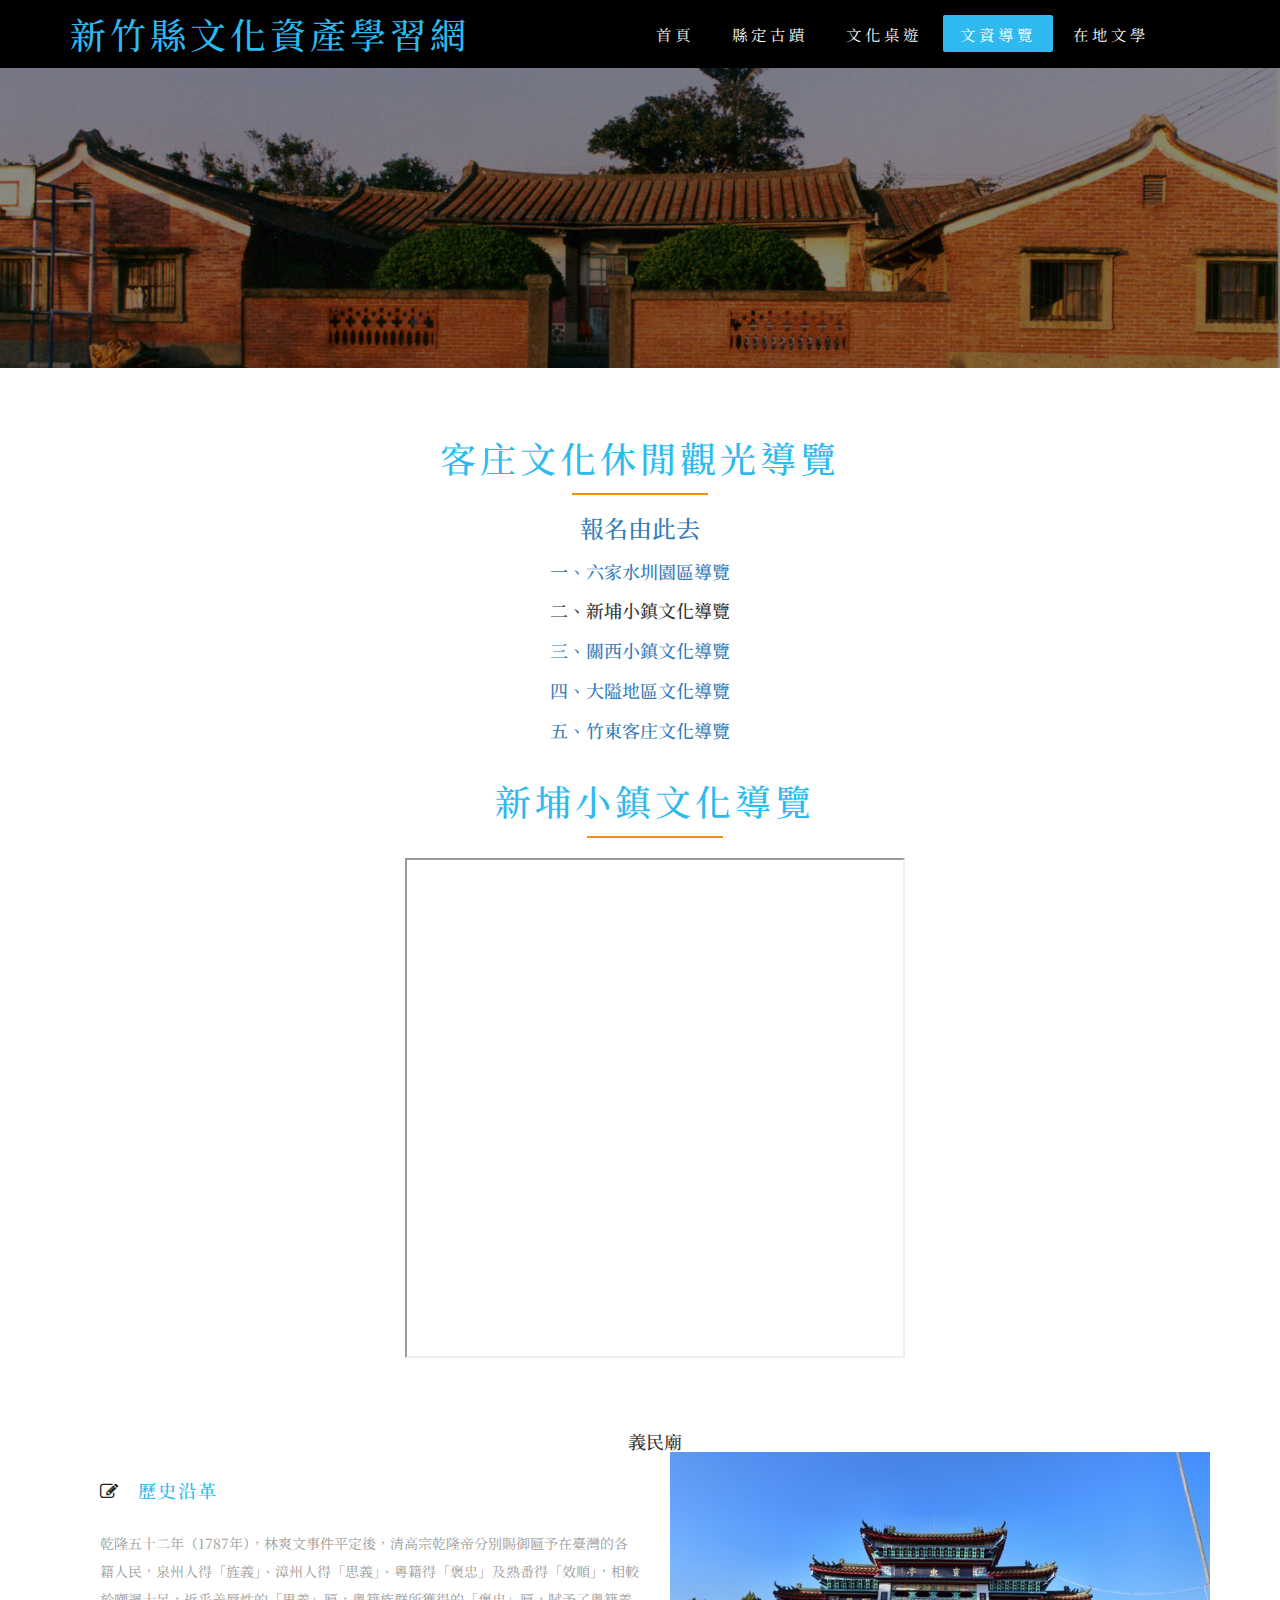
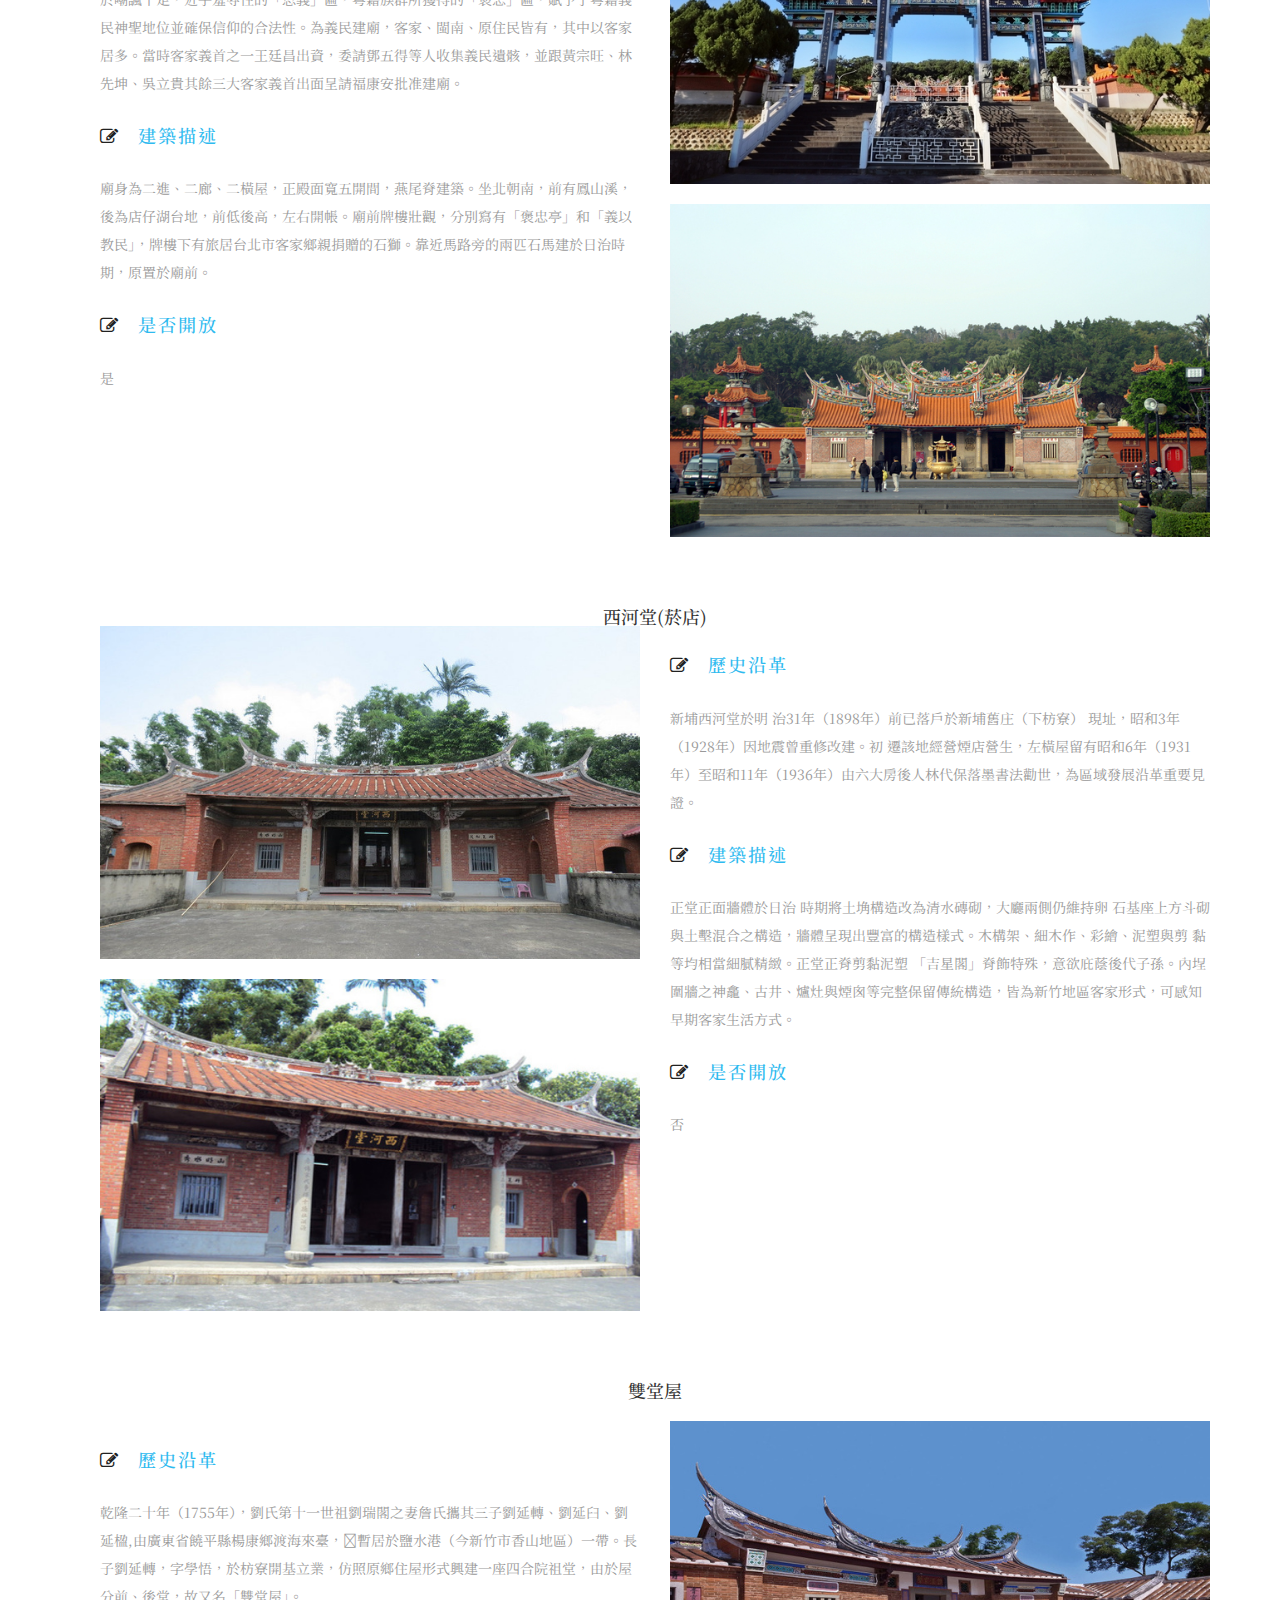
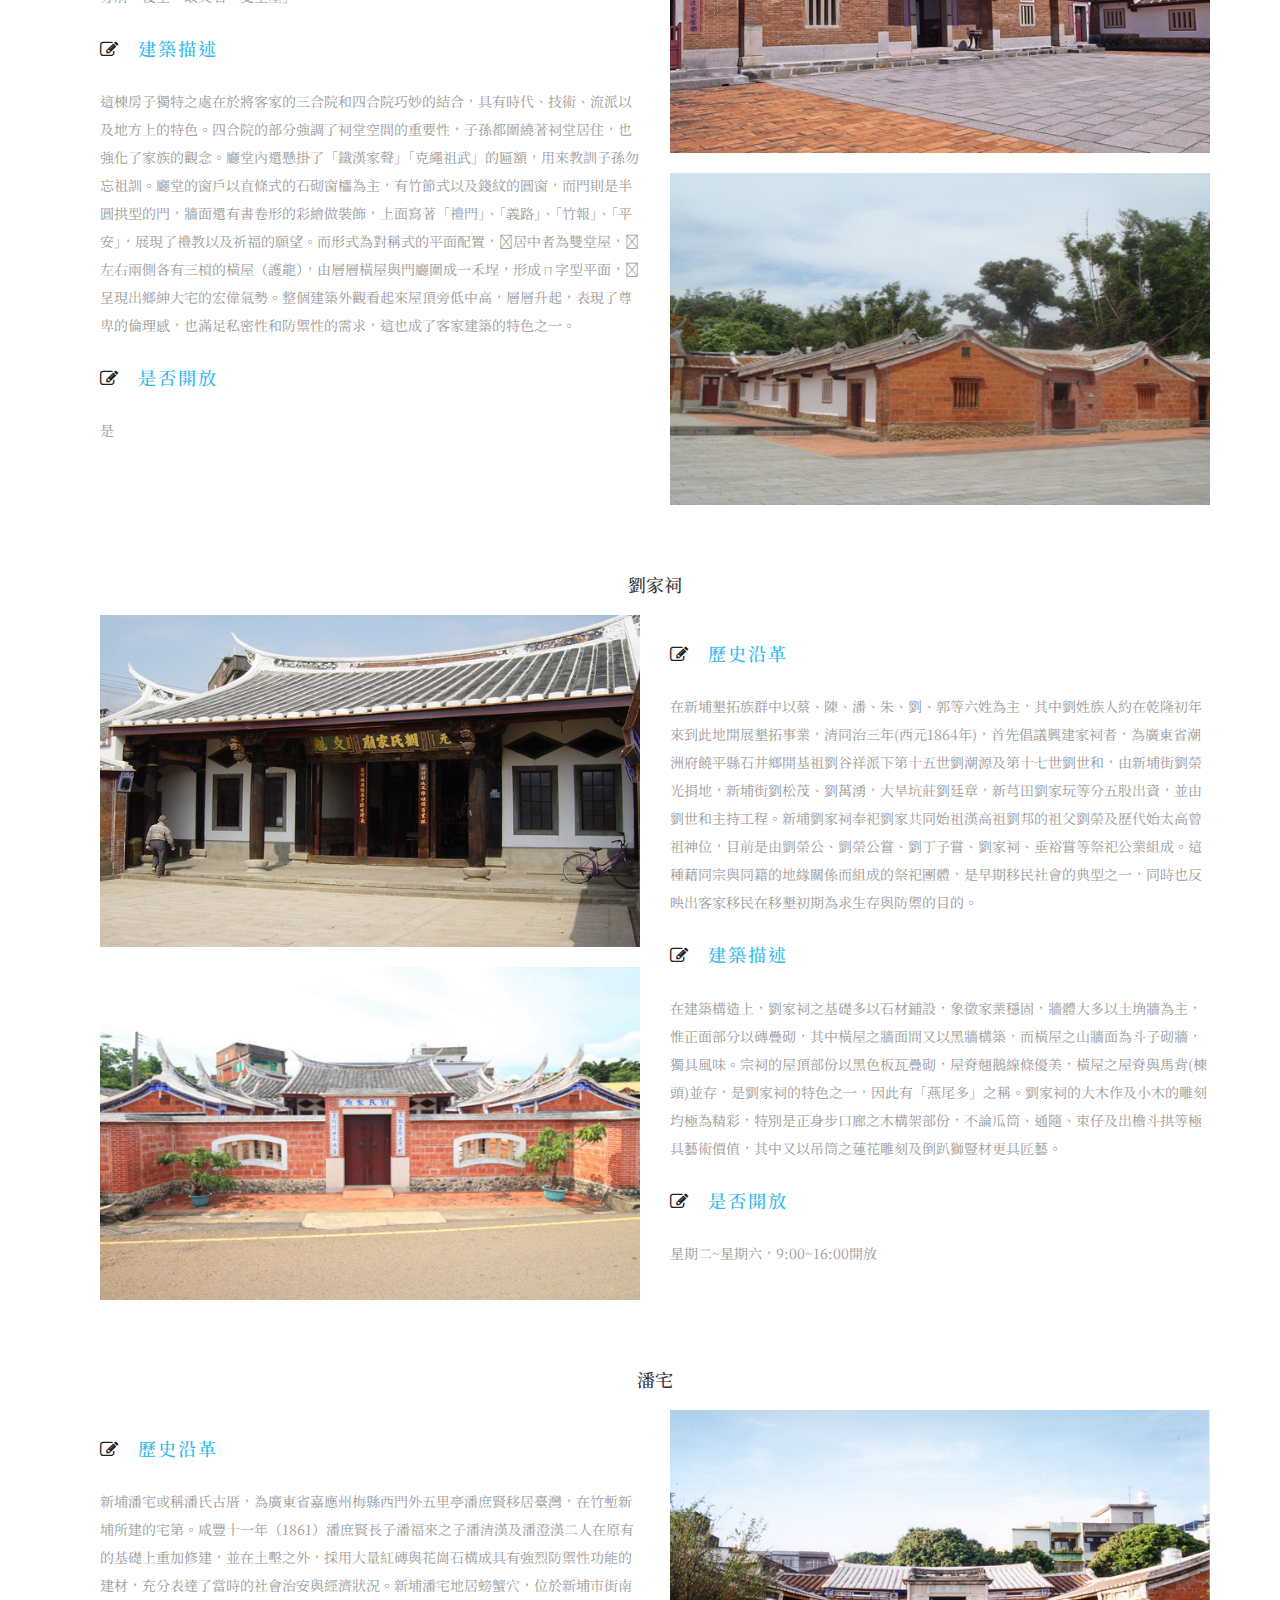
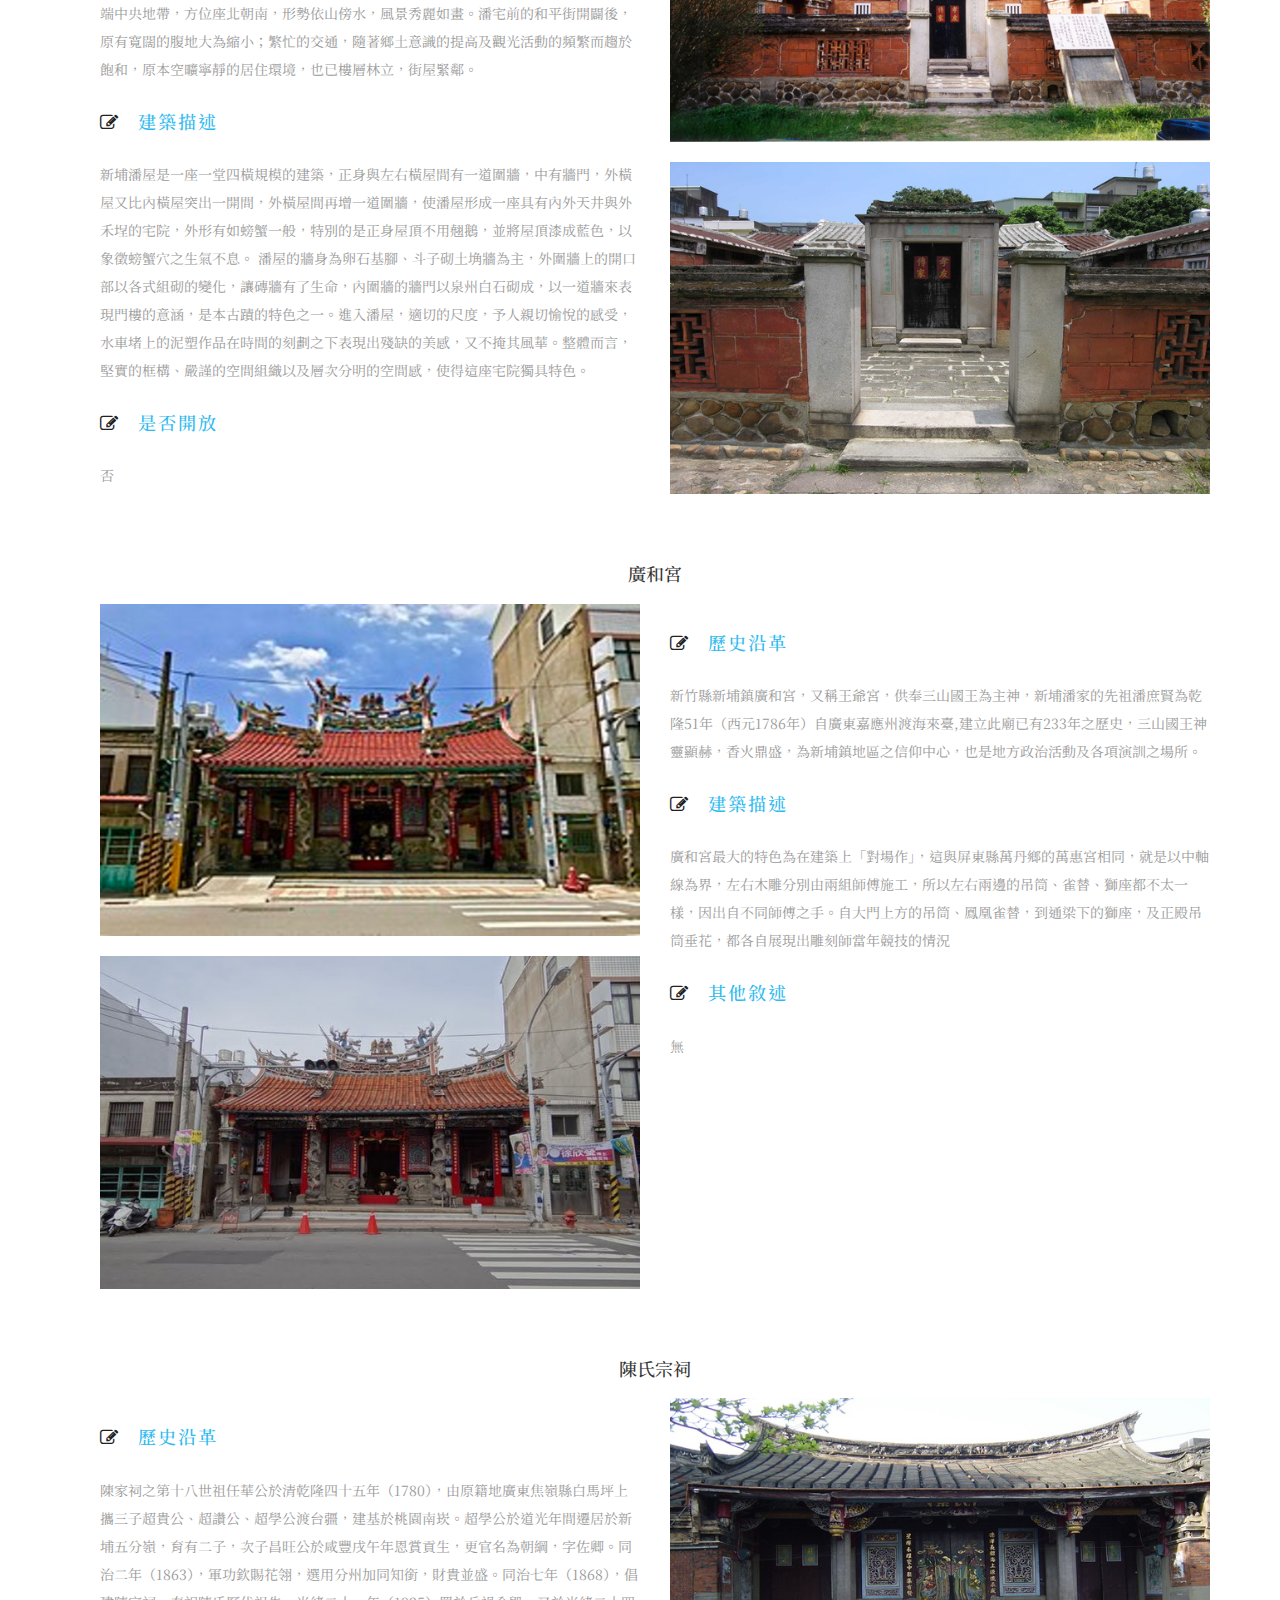
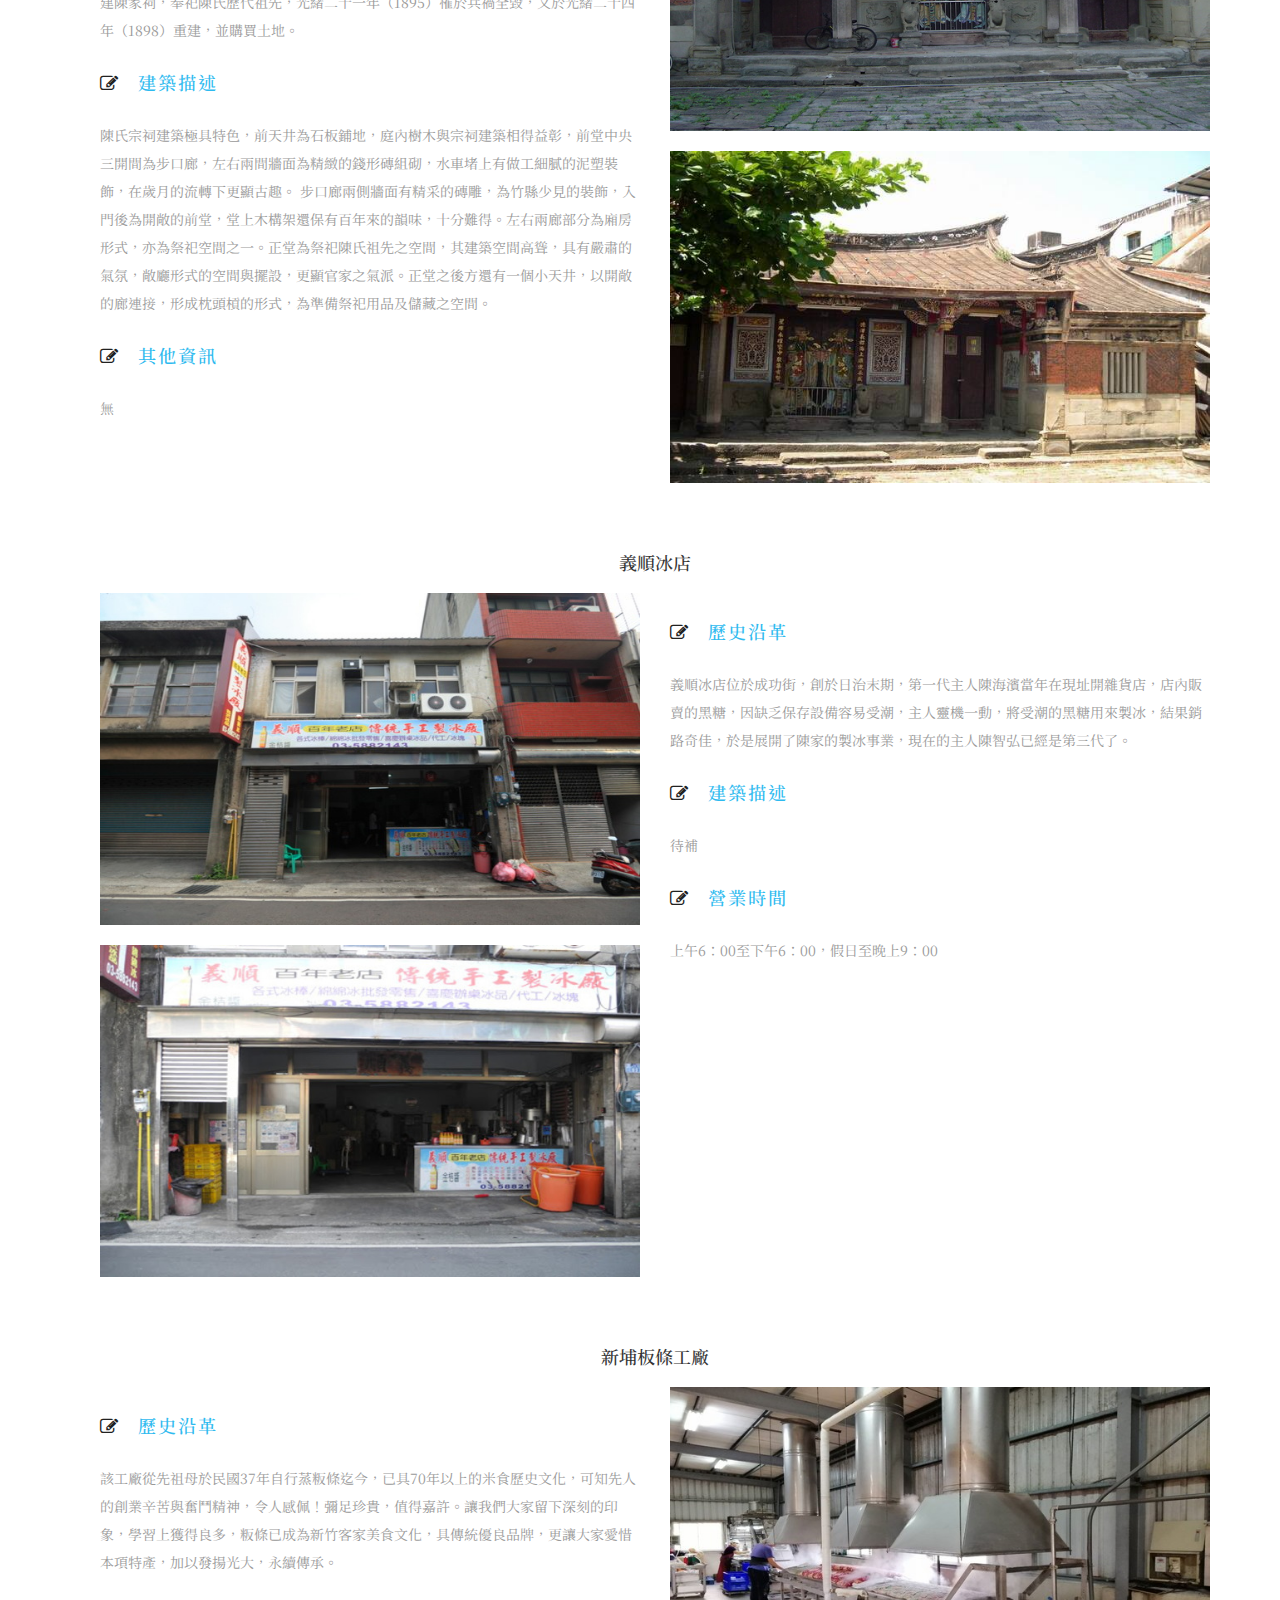
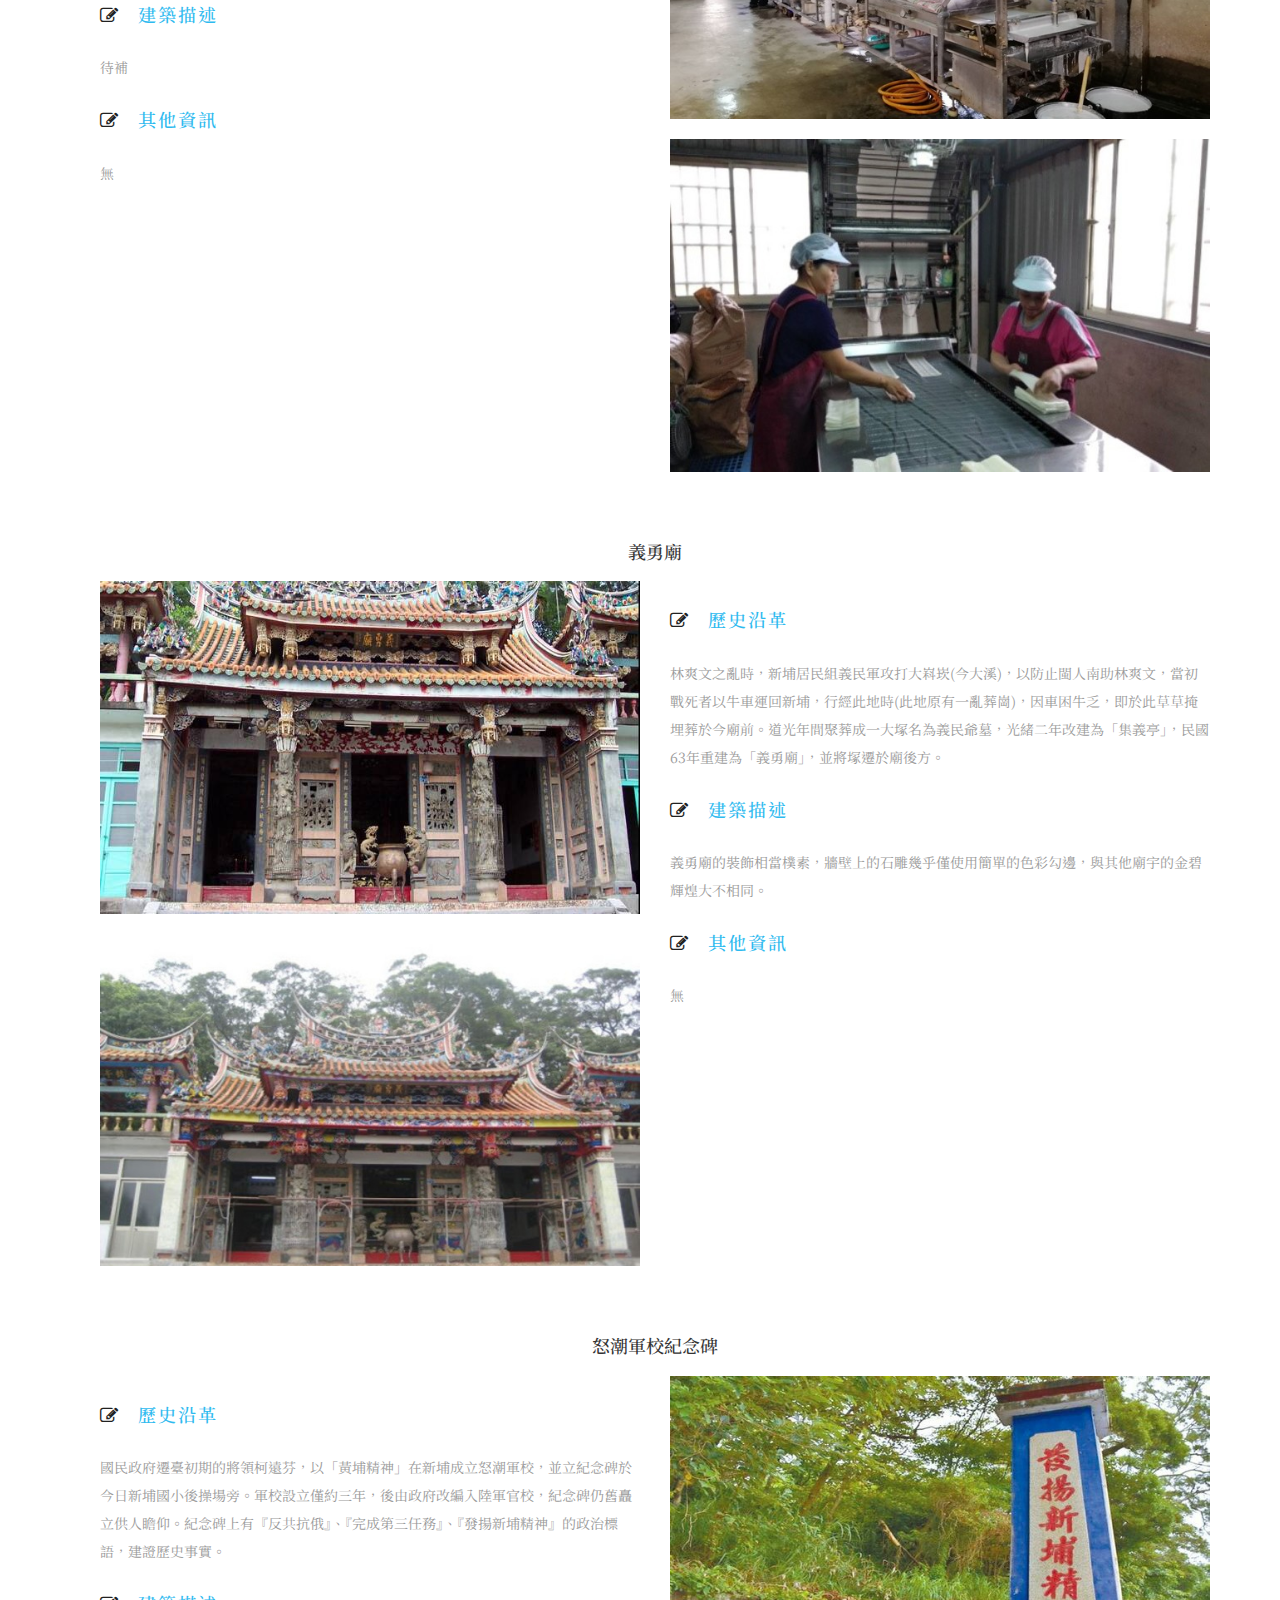
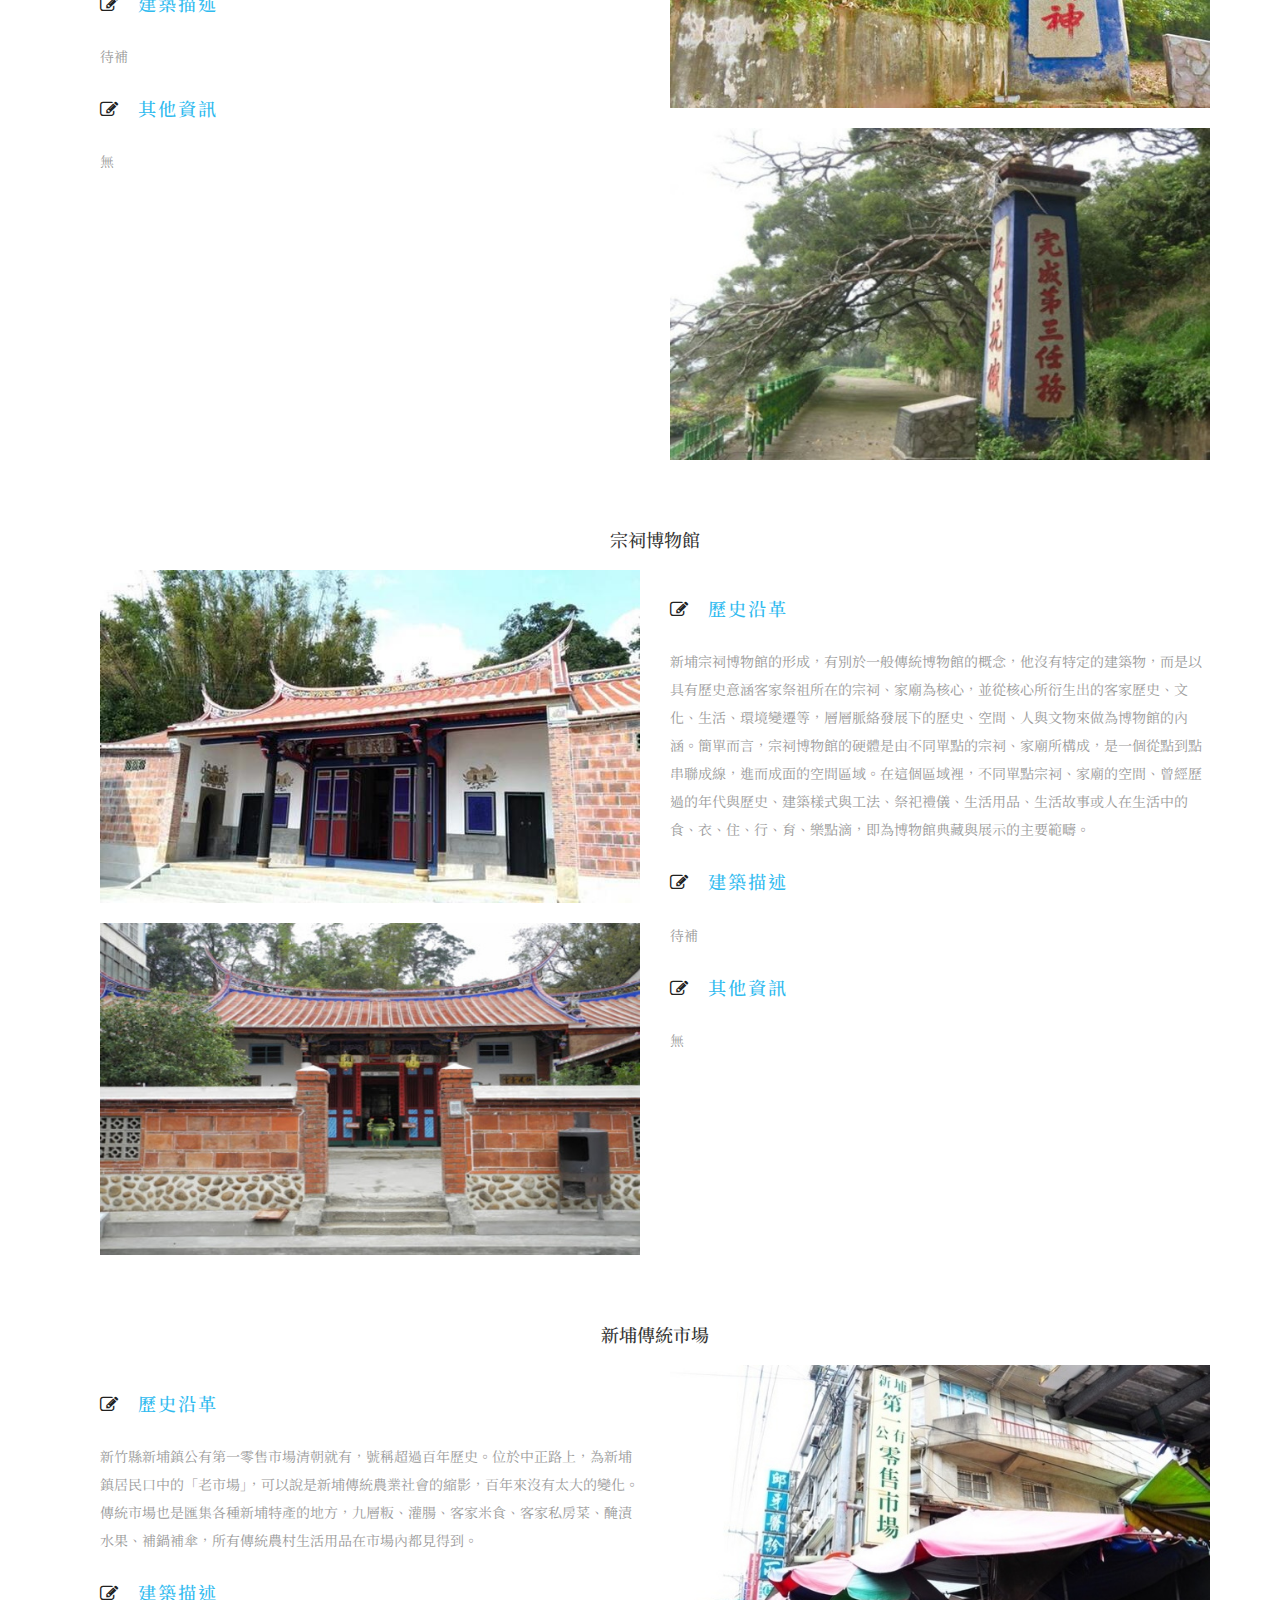
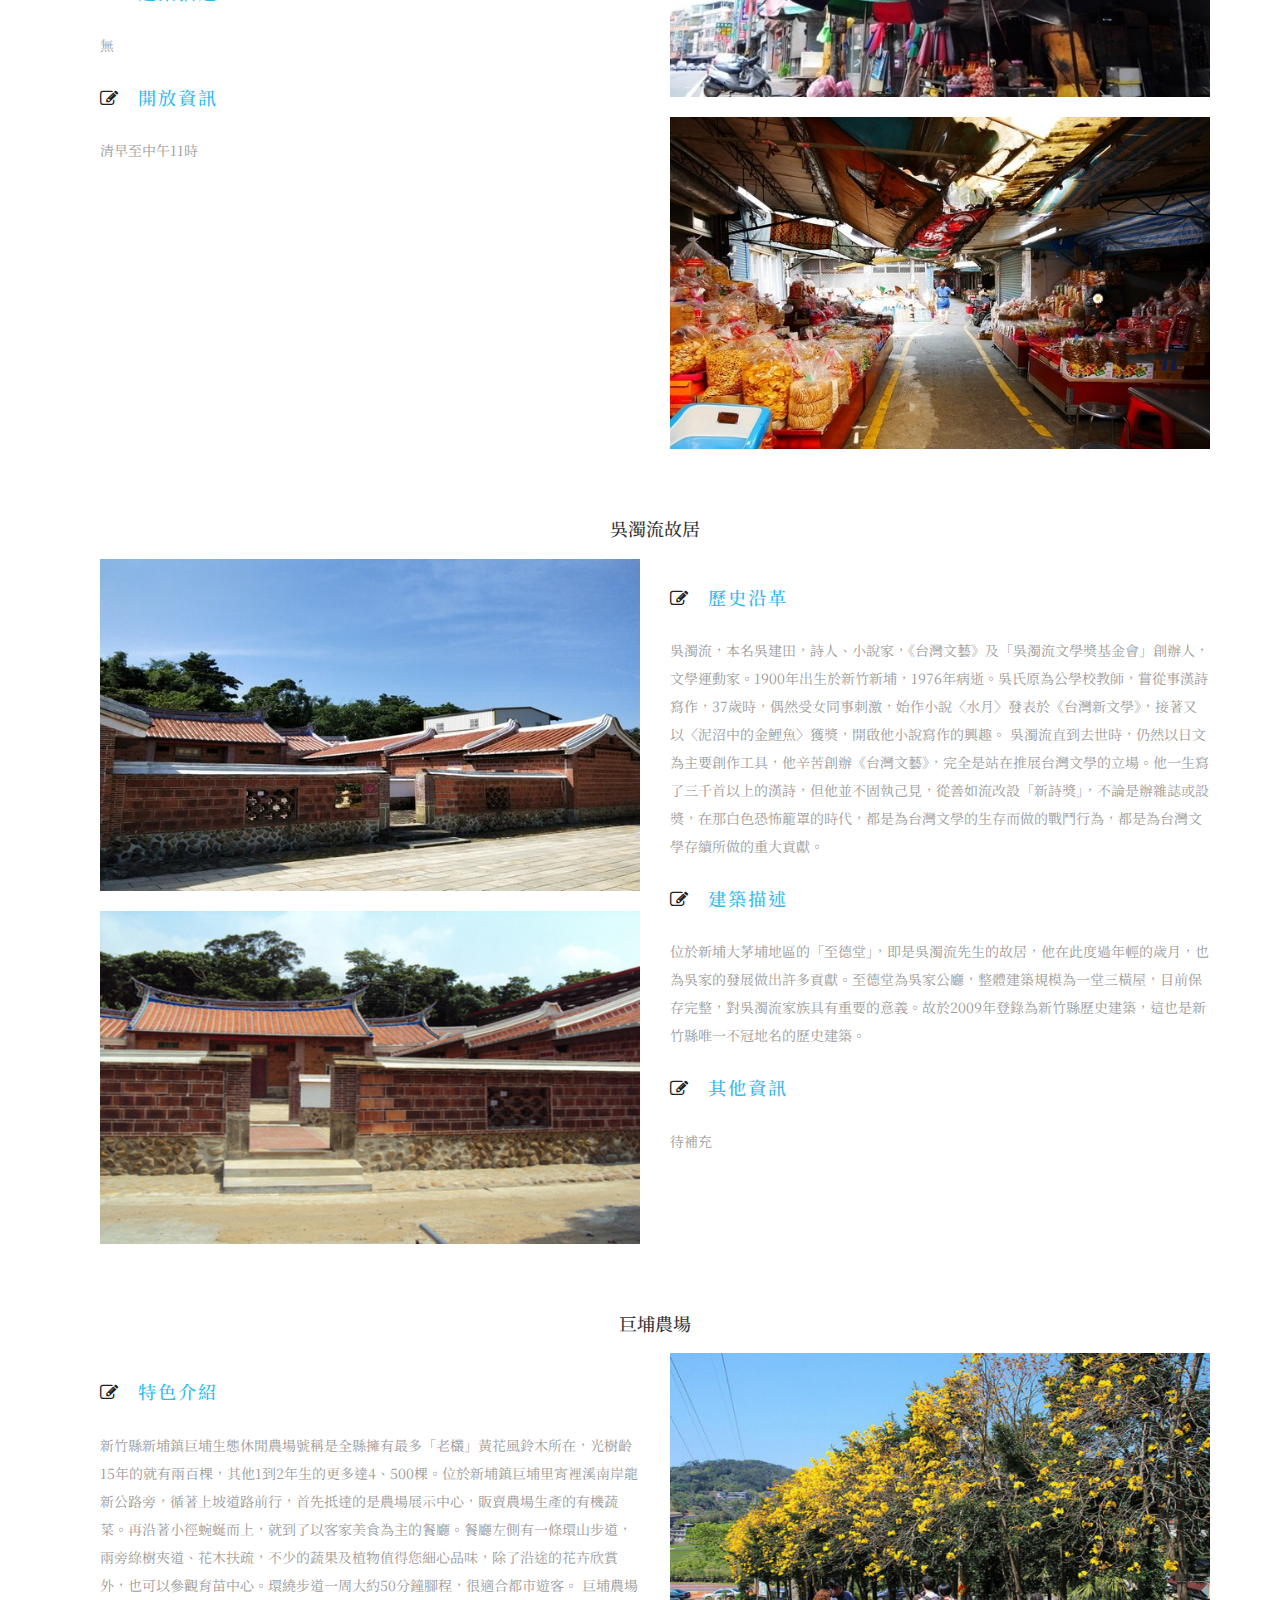
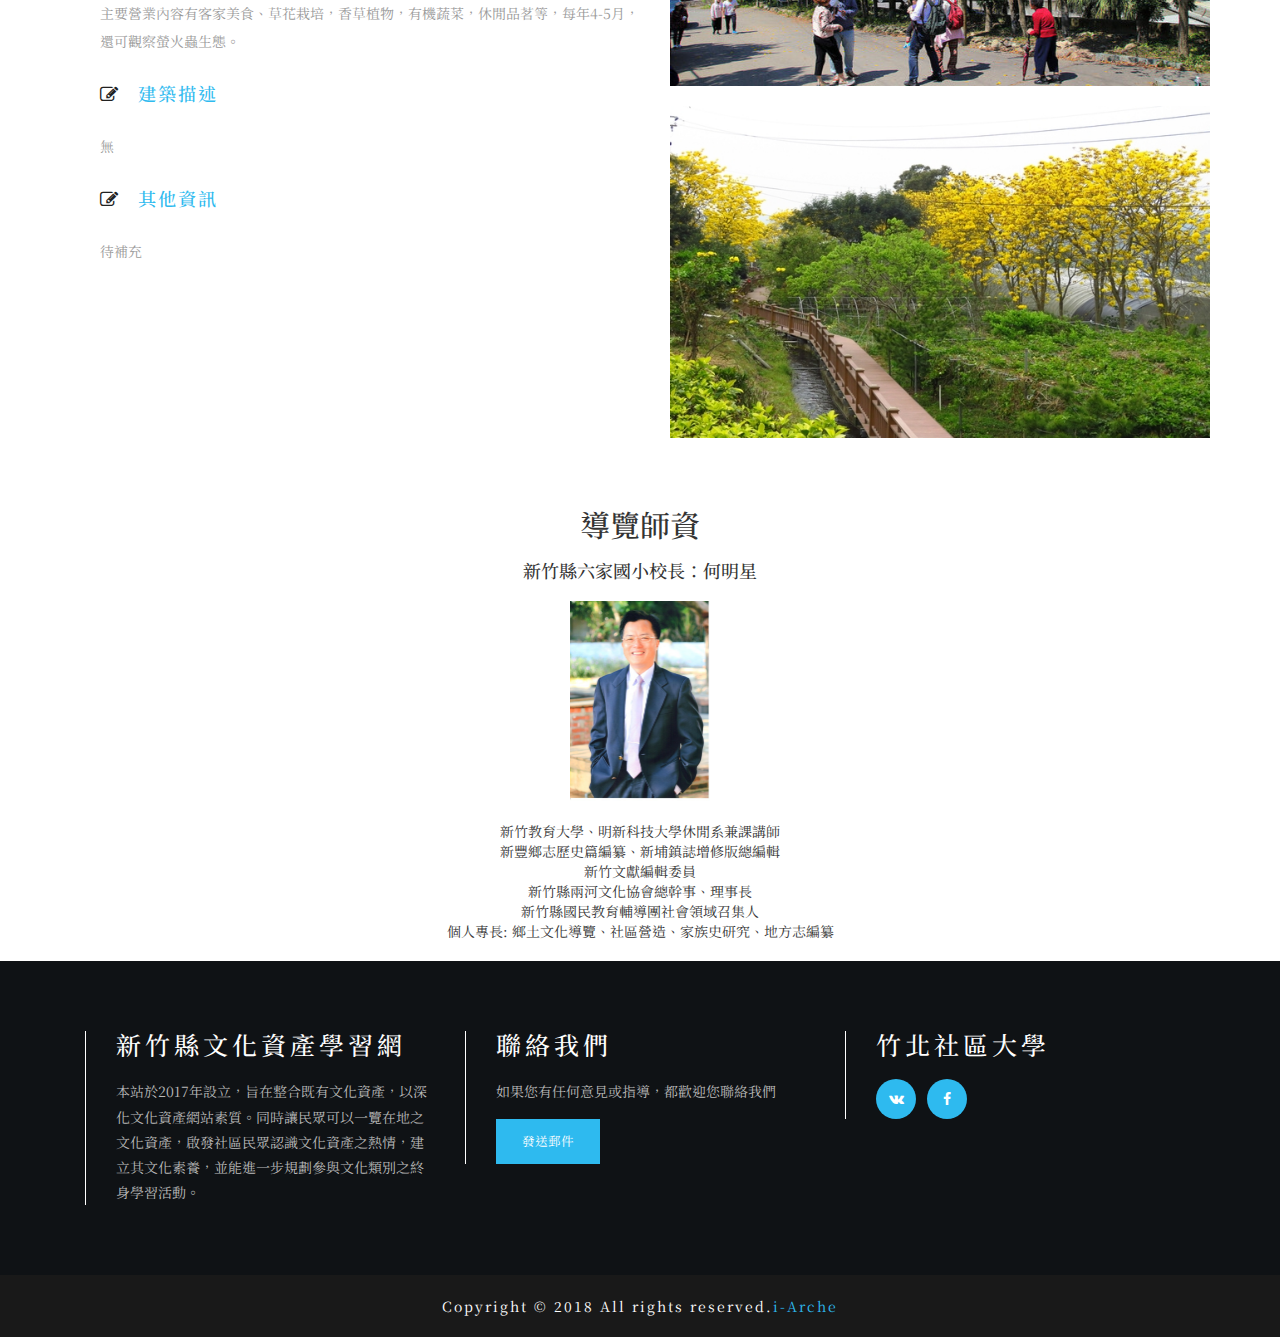
<file: contact2.html>
<!DOCTYPE html>
<html lang="en">
<head>
<title>文資導覽：新埔</title>
<meta name="viewport" content="width=device-width, initial-scale=1">
<meta http-equiv="Content-Type" content="text/html; charset=utf-8" />
<meta name="keywords" content="" />
<script type="application/x-javascript"> addEventListener("load", function() { setTimeout(hideURLbar, 0); }, false); function hideURLbar(){ window.scrollTo(0,1); } </script>
<!-- Custom Theme files -->
<link href="css/bootstrap.css" type="text/css" rel="stylesheet" media="all">
<link href="css/style.css" type="text/css" rel="stylesheet" media="all">
<link href="css/font-awesome.css" rel="stylesheet">   <!-- font-awesome icons -->
<link href="https://fonts.googleapis.com/css?family=Noto+Serif+TC&display=swap" rel="stylesheet">
<!-- //Custom Theme files -->  
<!-- font -->
<link href="http://fonts.googleapis.com/css?family=Oswald:300,400,700&amp;subset=latin-ext" rel="stylesheet">
<link href="http://fonts.googleapis.com/css?family=Roboto:100,100i,300,300i,400,400i,500,500i,700,700i,900,900i" rel="stylesheet">
<!-- //font -->
</head>
<body> 
	<!-- navigation -->
		<div class="top-nav w3-agiletop">
			<div class="container">
				<div class="navbar-header w3llogo">
					<button type="button" class="navbar-toggle collapsed" data-toggle="collapse" data-target="#bs-example-navbar-collapse-1">
						選單
					</button>
					<h1><a href="index.html">新竹縣文化資產學習網</a></h1> 
				</div>
				<!-- Collect the nav links, forms, and other content for toggling -->
				<div class="collapse navbar-collapse" id="bs-example-navbar-collapse-1">
					<div class="w3menu navbar-left">
						<ul class="nav navbar">
								<li><a href="index.html">首頁</a></li>
								<li><a href="gallery.html">縣定古蹟</a></li>
								<li><a href="about.html">文化桌遊</a></li>
								<li><a href="contact.html" class="active">文資導覽</a></li>
								<li><a href="about2.html">在地文學</a></li>
								<!-- <li><a href="#" class="dropdown-toggle" data-toggle="dropdown" role="button" aria-haspopup="true" aria-expanded="false"><span data-letters="Pages">Pages</span><span class="caret"></span></a>
									<ul class="dropdown-menu"> 
										<li><a href="icons.html">Icons</a></li>
										<li><a href="typo.html">Typography</a></li>
									</ul>
								</li>   -->
						    </ul>
					</div>
					<!-- <div class="w3ls-bnr-icons social-icon navbar-right">
						<a href="#" class="social-button twitter"><i class="fa fa-twitter"></i></a>
						<a href="#" class="social-button facebook"><i class="fa fa-facebook"></i></a> 
						<a href="#" class="social-button google"><i class="fa fa-google-plus"></i></a> 
						<a href="#" class="social-button dribbble"><i class="fa fa-dribbble"></i></a> 
					</div>  -->
						<div class="clearfix"> </div>  
				</div>
			</div>	
		</div>	
	<!-- //navigation -->
	<!-- banner -->
		<div class="w3ls-banner-1"> 
		</div>	
	<!-- contact -->
		<div class="mail">
			<div class="container">
				<div class="w3l-heading">
					<h2 class="w3ls_head">客庄文化休閒觀光導覽</h2>
				</div>
				<br>
				<h3 style="text-align:center;"><a href="https://www.facebook.com/zhubei/">報名由此去</a></h3>
				<br>
				<h4 style="text-align:center;">
				<a href="./contact.html">一、六家水圳園區導覽</a></h4>
				<br>
                <h4 style="text-align:center;">二、新埔小鎮文化導覽</h4>
                <br>
                <h4 style="text-align:center;">
                <a href="./contact3.html">三、關西小鎮文化導覽</a></h4>
                <br>
                <h4 style="text-align:center;">
                <a href="./contact4.html">四、大隘地區文化導覽</a></h4>
                <br>
                <h4 style="text-align:center;">
                <a href="./contact5.html">五、竹東客庄文化導覽</a></h4>
                <br>
                <br>
                <div class="container"> 
				  <div class="w3l-heading">
					<h2 class="w3ls_head">新埔小鎮文化導覽</h2>
					<br>
                    <p align="center"><iframe src="https://www.google.com/maps/d/embed?mid=1cavEpYFp3PTdng4c8ice6PEc3UIbYLiT" width="500" height="500"></iframe></p>
				  </div>
				  
			      <div class="agileits_w3layouts_team_grids w3ls_courses_grids">
			      <h4 style="text-align:center;">義民廟</h4>
				    <div class="col-md-6 w3ls_banner_bottom_left w3ls_courses_left">
					  <div class="w3ls_courses_left_grids">
						<div class="w3ls_courses_left_grid">
							<h3><i class="fa fa-pencil-square-o" aria-hidden="true"></i>歷史沿革</h3>
							<p>乾隆五十二年（1787年），林爽文事件平定後，清高宗乾隆帝分別賜御匾予在臺灣的各籍人民，泉州人得「旌義」、漳州人得「思義」、粵籍得「褒忠」及熟番得「效順」，相較於嘲諷十足，近乎羞辱性的「思義」匾，粵籍族群所獲得的「褒忠」匾，賦予了粵籍義民神聖地位並確保信仰的合法性。為義民建廟，客家、閩南、原住民皆有，其中以客家居多。當時客家義首之一王廷昌出資，委請鄧五得等人收集義民遺骸，並跟黃宗旺、林先坤、吳立貴其餘三大客家義首出面呈請福康安批准建廟。</p>
						</div>
						<div class="w3ls_courses_left_grid">
							<h3><i class="fa fa-pencil-square-o" aria-hidden="true"></i>建築描述</h3>
							<p>廟身為二進、二廊、二橫屋，正殿面寬五開間，燕尾脊建築。坐北朝南，前有鳳山溪，後為店仔湖台地，前低後高，左右開帳。廟前牌樓壯觀，分別寫有「褒忠亭」和「義以教民」，牌樓下有旅居台北市客家鄉親捐贈的石獅。靠近馬路旁的兩匹石馬建於日治時期，原置於廟前。
                            </p>
						</div>
						<div class="w3ls_courses_left_grid">
							<h3><i class="fa fa-pencil-square-o" aria-hidden="true"></i>是否開放</h3>
							<p>是
                            </p>
						</div>
					  </div>
				    </div>
				    <div class="col-md-6 agileits_courses_right">
					  <img src="images/c19.jpg" alt=" " class="img-responsive" />
					  <br>
					  <img src="images/c19_2.jpg" alt=" " class="img-responsive" />
				    </div>
				  </div>
                </div>

                <div class="container" style="margin-top:0px">
				  <div class="agileits_w3layouts_team_grids w3ls_courses_grids">
                    <h4 style="text-align:center;">西河堂(菸店)</h4>
                    <div class="col-md-6 w3ls_banner_bottom_left w3ls_courses_left">
					  <div class="w3ls_courses_left_grids">
					    <img src="images/c20.jpg" alt=" " class="img-responsive" />
					    <br>
					    <img src="images/c20_2.jpg" alt=" " class="img-responsive" />
					  </div>
				    </div>

				    <div class="col-md-6 agileits_courses_right">
					  <div class="w3ls_courses_left_grids">
						<div class="w3ls_courses_left_grid">
							<h3><i class="fa fa-pencil-square-o" aria-hidden="true"></i>歷史沿革</h3>
							<p>新埔西河堂於明 治31年（1898年）前已落戶於新埔舊庄（下枋寮） 現址，昭和3年（1928年）因地震曾重修改建。初 遷該地經營煙店營生，左橫屋留有昭和6年（1931 年）至昭和11年（1936年）由六大房後人林代保落墨書法勸世，為區域發展沿革重要見證。
							</p>
						</div>
						<div class="w3ls_courses_left_grid">
							<h3><i class="fa fa-pencil-square-o" aria-hidden="true"></i>建築描述</h3>
							<p>正堂正面牆體於日治 時期將土埆構造改為清水磚砌，大廳兩側仍維持卵 石基座上方斗砌與土墼混合之構造，牆體呈現出豐富的構造樣式。木構架、細木作、彩繪、泥塑與剪 黏等均相當細膩精緻。正堂正脊剪黏泥塑 「吉星閣」脊飾特殊，意欲庇蔭後代子孫。內埕圍牆之神龕、古井、爐灶與煙囪等完整保留傳統構造，皆為新竹地區客家形式，可感知早期客家生活方式。 
                            </p>
						</div>
						<div class="w3ls_courses_left_grid">
							<h3><i class="fa fa-pencil-square-o" aria-hidden="true"></i>是否開放</h3>
							<p>否 
                            </p>
						</div>
					  </div>
				    </div>
				  </div>
				</div>

                <div class="container" style="margin-top:0px">
                  <div class="agileits_w3layouts_team_grids w3ls_courses_grids">
			        <h4 style="text-align:center;">雙堂屋</h4>
			        <br>
				    <div class="col-md-6 w3ls_banner_bottom_left w3ls_courses_left">
					  <div class="w3ls_courses_left_grids">
						<div class="w3ls_courses_left_grid">
						  <h3><i class="fa fa-pencil-square-o" aria-hidden="true"></i>歷史沿革</h3>
						  <p>乾隆二十年（1755年），劉氏第十一世祖劉瑞閣之妻詹氏攜其三子劉延轉、劉延臼、劉延楹,由廣東省饒平縣楊康鄉渡海來臺，暫居於鹽水港（今新竹市香山地區）一帶。長子劉延轉，字學悟，於枋寮開基立業，仿照原鄉住屋形式興建一座四合院祖堂，由於屋分前、後堂，故又名「雙堂屋」。
						  </p>
						</div>
						<div class="w3ls_courses_left_grid">
						  <h3><i class="fa fa-pencil-square-o" aria-hidden="true"></i>建築描述</h3>
						  <p>這棟房子獨特之處在於將客家的三合院和四合院巧妙的結合，具有時代、技術、流派以及地方上的特色。四合院的部分強調了祠堂空間的重要性，子孫都圍繞著祠堂居住，也強化了家族的觀念。廳堂內還懸掛了「鐵漢家聲」「克繩祖武」的匾額，用來教訓子孫勿忘祖訓。廳堂的窗戶以直條式的石砌窗櫺為主，有竹節式以及錢紋的圓窗，而門則是半圓拱型的門，牆面還有書卷形的彩繪做裝飾，上面寫著「禮門」、「義路」、「竹報」、「平安」，展現了禮教以及祈福的願望。而形式為對稱式的平面配置，居中者為雙堂屋，左右兩側各有三槓的橫屋（護龍），由層層橫屋與門廳圍成一禾埕，形成ㄇ字型平面，呈現出鄉紳大宅的宏偉氣勢。整個建築外觀看起來屋頂旁低中高，層層升起，表現了尊卑的倫理感，也滿足私密性和防禦性的需求，這也成了客家建築的特色之一。
                          </p>
						</div>
						<div class="w3ls_courses_left_grid">
						  <h3><i class="fa fa-pencil-square-o" aria-hidden="true"></i>是否開放</h3>
						  <p>是
                          </p>
						</div>
					  </div>
				    </div>
				    <div class="col-md-6 agileits_courses_right">
					  <img src="images/c21.jpg" alt=" " class="img-responsive" />
					  <br>
					  <img src="images/c21_2.jpg" alt=" " class="img-responsive" />
				    </div>
				  </div>
                </div>
				    <!-- <div class="clearfix"> </div> -->
                
                <div class="container" style="margin-top:0px">
				  <div class="agileits_w3layouts_team_grids w3ls_courses_grids">
                    <h4 style="text-align:center;">劉家祠</h4>
                    <br>
                    <div class="col-md-6 w3ls_banner_bottom_left w3ls_courses_left">
					  <div class="w3ls_courses_left_grids">
					    <img src="images/c22.jpg" alt=" " class="img-responsive" />
					    <br>
					    <img src="images/c22_2.jpg" alt=" " class="img-responsive" />
					  </div>
				    </div>

				    <div class="col-md-6 agileits_courses_right">
					  <div class="w3ls_courses_left_grids">
						<div class="w3ls_courses_left_grid">
							<h3><i class="fa fa-pencil-square-o" aria-hidden="true"></i>歷史沿革</h3>
							<p>在新埔墾拓族群中以蔡、陳、潘、朱、劉、郭等六姓為主，其中劉姓族人約在乾隆初年來到此地開展墾拓事業，清同治三年(西元1864年)，首先倡議興建家祠者，為廣東省潮洲府饒平縣石井鄉開基祖劉谷祥派下第十五世劉潮源及第十七世劉世和，由新埔街劉榮光捐地，新埔街劉松茂、劉萬湧，大旱坑莊劉廷章，新芎田劉家玩等分五股出資，並由劉世和主持工程。新埔劉家祠奉祀劉家共同始祖漢高祖劉邦的祖父劉榮及歷代始太高曾祖神位，目前是由劉榮公、劉榮公嘗、劉丁子嘗、劉家祠、垂裕嘗等祭祀公業組成。這種藉同宗與同籍的地緣關係而組成的祭祀團體，是早期移民社會的典型之一，同時也反映出客家移民在移墾初期為求生存與防禦的目的。
							</p>
						</div>
						<div class="w3ls_courses_left_grid">
							<h3><i class="fa fa-pencil-square-o" aria-hidden="true"></i>建築描述</h3>
							<p>在建築構造上，劉家祠之基礎多以石材鋪設，象徵家業穩固，牆體大多以土埆牆為主，惟正面部分以磚疊砌，其中橫屋之牆面間又以黑牆構築，而橫屋之山牆面為斗子砌牆，獨具風味。宗祠的屋頂部份以黑色板瓦疊砌，屋脊翹鵝線條優美，橫屋之屋脊與馬背(棟頭)並存，是劉家祠的特色之一，因此有「燕尾多」之稱。劉家祠的大木作及小木的雕刻均極為精彩，特別是正身步口廊之木構架部份，不論瓜筒、通隨、束仔及出檐斗拱等極具藝術價值，其中又以吊筒之蓮花雕刻及倒趴獅豎材更具匠藝。  
                            </p>
						</div>
						<div class="w3ls_courses_left_grid">
							<h3><i class="fa fa-pencil-square-o" aria-hidden="true"></i>是否開放</h3>
							<p>星期二~星期六，9:00~16:00開放
                            </p>
						</div>
					  </div>
				    </div>
				  </div>
				</div>

                <div class="container" style="margin-top:0px">
                  <div class="agileits_w3layouts_team_grids w3ls_courses_grids">
			        <h4 style="text-align:center;">潘宅</h4>
			        <br>
				    <div class="col-md-6 w3ls_banner_bottom_left w3ls_courses_left">
					  <div class="w3ls_courses_left_grids">
						<div class="w3ls_courses_left_grid">
						  <h3><i class="fa fa-pencil-square-o" aria-hidden="true"></i>歷史沿革</h3>
						  <p>新埔潘宅或稱潘氏古厝，為廣東省嘉應州梅縣西門外五里亭潘庶賢移居臺灣，在竹塹新埔所建的宅第。咸豐十一年（1861）潘庶賢長子潘福來之子潘清漢及潘澄漢二人在原有的基礎上重加修建，並在土墼之外，採用大量紅磚與花崗石構成具有強烈防禦性功能的建材，充分表達了當時的社會治安與經濟狀況。新埔潘宅地居螃蟹穴，位於新埔市街南端中央地帶，方位座北朝南，形勢依山傍水，風景秀麗如畫。潘宅前的和平街開闢後，原有寬闊的腹地大為縮小；繁忙的交通，隨著鄉土意識的提高及觀光活動的頻繁而趨於飽和，原本空曠寧靜的居住環境，也已樓層林立，街屋緊鄰。
						  </p>
						</div>
						<div class="w3ls_courses_left_grid">
						  <h3><i class="fa fa-pencil-square-o" aria-hidden="true"></i>建築描述</h3>
						  <p>新埔潘屋是一座一堂四橫規模的建築，正身與左右橫屋間有一道圍牆，中有牆門，外橫屋又比內橫屋突出一開間，外橫屋間再增一道圍牆，使潘屋形成一座具有內外天井與外禾埕的宅院，外形有如螃蟹一般，特別的是正身屋頂不用翹鵝，並將屋頂漆成藍色，以象徵螃蟹穴之生氣不息。 潘屋的牆身為卵石基腳、斗子砌土埆牆為主，外圍牆上的開口部以各式組砌的變化，讓磚牆有了生命，內圍牆的牆門以泉州白石砌成，以一道牆來表現門樓的意涵，是本古蹟的特色之一。進入潘屋，適切的尺度，予人親切愉悅的感受，水車堵上的泥塑作品在時間的刻劃之下表現出殘缺的美感，又不掩其風華。整體而言，堅實的框構、嚴謹的空間組織以及層次分明的空間感，使得這座宅院獨具特色。
                          </p>
						</div>
						<div class="w3ls_courses_left_grid">
						  <h3><i class="fa fa-pencil-square-o" aria-hidden="true"></i>是否開放</h3>
						  <p>否
                          </p>
						</div>
					  </div>
				    </div>
				    <div class="col-md-6 agileits_courses_right">
					  <img src="images/c23.jpg" alt=" " class="img-responsive" />
					  <br>
					  <img src="images/c23_2.jpg" alt=" " class="img-responsive" />
				    </div>
				  </div>
                </div>
                    <!-- <div class="clearfix"> </div> -->

                <div class="container" style="margin-top:0px">
				  <div class="agileits_w3layouts_team_grids w3ls_courses_grids">
                    <h4 style="text-align:center;">廣和宮</h4>
                    <br>
                    <div class="col-md-6 w3ls_banner_bottom_left w3ls_courses_left">
					  <div class="w3ls_courses_left_grids">
					    <img src="images/c24.jpg" alt=" " class="img-responsive" />
					    <br>
					    <img src="images/c24_2.jpg" alt=" " class="img-responsive" />
					  </div>
				    </div>

				    <div class="col-md-6 agileits_courses_right">
					  <div class="w3ls_courses_left_grids">
						<div class="w3ls_courses_left_grid">
							<h3><i class="fa fa-pencil-square-o" aria-hidden="true"></i>歷史沿革</h3>
							<p>新竹縣新埔鎮廣和宮，又稱王爺宮，供奉三山國王為主神，新埔潘家的先祖潘庶賢為乾隆51年（西元1786年）自廣東嘉應州渡海來臺,建立此廟已有233年之歷史，三山國王神靈顯赫，香火鼎盛，為新埔鎮地區之信仰中心，也是地方政治活動及各項演訓之場所。
							</p>
						</div>
						<div class="w3ls_courses_left_grid">
							<h3><i class="fa fa-pencil-square-o" aria-hidden="true"></i>建築描述</h3>
							<p>廣和宮最大的特色為在建築上「對場作」，這與屏東縣萬丹鄉的萬惠宮相同，就是以中軸線為界，左右木雕分別由兩組師傅施工，所以左右兩邊的吊筒、雀替、獅座都不太一樣，因出自不同師傅之手。自大門上方的吊筒、鳳凰雀替，到通梁下的獅座，及正殿吊筒垂花，都各自展現出雕刻師當年競技的情況  
                            </p>
						</div>
						<div class="w3ls_courses_left_grid">
							<h3><i class="fa fa-pencil-square-o" aria-hidden="true"></i>其他敘述</h3>
							<p>無 
                            </p>
						</div>
					  </div>
				    </div>
				  </div>
				</div>

                <div class="container" style="margin-top:0px">
                  <div class="agileits_w3layouts_team_grids w3ls_courses_grids">
			        <h4 style="text-align:center;">陳氏宗祠</h4>
			        <br>
				    <div class="col-md-6 w3ls_banner_bottom_left w3ls_courses_left">
					  <div class="w3ls_courses_left_grids">
						<div class="w3ls_courses_left_grid">
						  <h3><i class="fa fa-pencil-square-o" aria-hidden="true"></i>歷史沿革</h3>
						  <p>陳家祠之第十八世祖任華公於清乾隆四十五年（1780），由原籍地廣東焦嶺縣白馬坪上攜三子超貴公、超讚公、超學公渡台疆，建基於桃園南崁。超學公於道光年間遷居於新埔五分嶺，育有二子，次子昌旺公於咸豐戌午年恩賞貢生，更官名為朝綱，字佐卿。同治二年（1863），軍功欽賜花翎，選用分州加同知銜，財貴並盛。同治七年（1868），倡建陳家祠，奉祀陳氏歷代祖先，光緒二十一年（1895）罹於兵禍全毀，又於光緒二十四年（1898）重建，並購買土地。
						  </p>
						</div>
						<div class="w3ls_courses_left_grid">
						  <h3><i class="fa fa-pencil-square-o" aria-hidden="true"></i>建築描述</h3>
						  <p>陳氏宗祠建築極具特色，前天井為石板鋪地，庭內樹木與宗祠建築相得益彰，前堂中央三開間為步口廊，左右兩間牆面為精緻的錢形磚組砌，水車堵上有做工細膩的泥塑裝飾，在歲月的流轉下更顯古趣。 步口廊兩側牆面有精采的磚雕，為竹縣少見的裝飾，入門後為開敞的前堂，堂上木構架還保有百年來的韻味，十分難得。左右兩廊部分為廂房形式，亦為祭祀空間之一。正堂為祭祀陳氏祖先之空間，其建築空間高聳，具有嚴肅的氣氛，敞廳形式的空間與擺設，更顯官家之氣派。正堂之後方還有一個小天井，以開敞的廊連接，形成枕頭槓的形式，為準備祭祀用品及儲藏之空間。
                          </p>
						</div>
						<div class="w3ls_courses_left_grid">
						  <h3><i class="fa fa-pencil-square-o" aria-hidden="true"></i>其他資訊</h3>
						  <p>無
                          </p>
						</div>
					  </div>
				    </div>
				    <div class="col-md-6 agileits_courses_right">
					  <img src="images/c25.jpg" alt=" " class="img-responsive" />
					  <br>
					  <img src="images/c25_2.jpg" alt=" " class="img-responsive" />
				    </div>
				  </div>
                </div>
                    <!-- <div class="clearfix"> </div> -->

                <div class="container" style="margin-top:0px">
				  <div class="agileits_w3layouts_team_grids w3ls_courses_grids">
                    <h4 style="text-align:center;">義順冰店</h4>
                    <br>
                    <div class="col-md-6 w3ls_banner_bottom_left w3ls_courses_left">
					  <div class="w3ls_courses_left_grids">
					    <img src="images/c26.jpg" alt=" " class="img-responsive" />
					    <br>
					    <img src="images/c26_2.jpg" alt=" " class="img-responsive" />
					  </div>
				    </div>

				    <div class="col-md-6 agileits_courses_right">
					  <div class="w3ls_courses_left_grids">
						<div class="w3ls_courses_left_grid">
							<h3><i class="fa fa-pencil-square-o" aria-hidden="true"></i>歷史沿革</h3>
							<p>義順冰店位於成功街，創於日治末期，第一代主人陳海濱當年在現址開雜貨店，店內販賣的黑糖，因缺乏保存設備容易受潮，主人靈機一動，將受潮的黑糖用來製冰，結果銷路奇佳，於是展開了陳家的製冰事業，現在的主人陳智弘已經是第三代了。
							</p>
						</div>
						<div class="w3ls_courses_left_grid">
							<h3><i class="fa fa-pencil-square-o" aria-hidden="true"></i>建築描述</h3>
							<p>待補  
                            </p>
						</div>
						<div class="w3ls_courses_left_grid">
							<h3><i class="fa fa-pencil-square-o" aria-hidden="true"></i>營業時間</h3>
							<p>上午6：00至下午6：00，假日至晚上9：00  
                            </p>
						</div>
					  </div>
				    </div>
				  </div>
				</div>

                <div class="container" style="margin-top:0px">
                  <div class="agileits_w3layouts_team_grids w3ls_courses_grids">
			        <h4 style="text-align:center;">新埔板條工廠</h4>
			        <br>
				    <div class="col-md-6 w3ls_banner_bottom_left w3ls_courses_left">
					  <div class="w3ls_courses_left_grids">
						<div class="w3ls_courses_left_grid">
						  <h3><i class="fa fa-pencil-square-o" aria-hidden="true"></i>歷史沿革</h3>
						  <p>該工廠從先祖母於民國37年自行蒸粄條迄今，已具70年以上的米食歷史文化，可知先人的創業辛苦與奮鬥精神，令人感佩！彌足珍貴，值得嘉許。讓我們大家留下深刻的印象，學習上獲得良多，粄條已成為新竹客家美食文化，具傳統優良品牌，更讓大家愛惜本項特產，加以發揚光大，永續傳承。
						  </p>
						</div>
						<div class="w3ls_courses_left_grid">
						  <h3><i class="fa fa-pencil-square-o" aria-hidden="true"></i>建築描述</h3>
						  <p>待補
                          </p>
						</div>
						<div class="w3ls_courses_left_grid">
						  <h3><i class="fa fa-pencil-square-o" aria-hidden="true"></i>其他資訊</h3>
						  <p>無
                          </p>
						</div>
					  </div>
				    </div>
				    <div class="col-md-6 agileits_courses_right">
					  <img src="images/c27.jpg" alt=" " class="img-responsive" />
					  <br>
					  <img src="images/c27_2.jpg" alt=" " class="img-responsive" />
				    </div>
				  </div>
                </div>
                    <!-- <div class="clearfix"> </div> -->

                <div class="container" style="margin-top:0px">
				  <div class="agileits_w3layouts_team_grids w3ls_courses_grids">
                    <h4 style="text-align:center;">義勇廟</h4>
                    <br>
                    <div class="col-md-6 w3ls_banner_bottom_left w3ls_courses_left">
					  <div class="w3ls_courses_left_grids">
					    <img src="images/c28.jpg" alt=" " class="img-responsive" />
					    <br>
					    <img src="images/c28_2.jpg" alt=" " class="img-responsive" />
					  </div>
				    </div>

				    <div class="col-md-6 agileits_courses_right">
					  <div class="w3ls_courses_left_grids">
						<div class="w3ls_courses_left_grid">
							<h3><i class="fa fa-pencil-square-o" aria-hidden="true"></i>歷史沿革</h3>
							<p>林爽文之亂時，新埔居民組義民軍攻打大嵙崁(今大溪)，以防止閩人南助林爽文，當初戰死者以牛車運回新埔，行經此地時(此地原有一亂葬崗)，因車困牛乏，即於此草草掩埋葬於今廟前。道光年間聚葬成一大塚名為義民爺墓，光緒二年改建為「集義亭」，民國63年重建為「義勇廟」，並將塚遷於廟後方。
							</p>
						</div>
						<div class="w3ls_courses_left_grid">
							<h3><i class="fa fa-pencil-square-o" aria-hidden="true"></i>建築描述</h3>
							<p>義勇廟的裝飾相當樸素，牆壁上的石雕幾乎僅使用簡單的色彩勾邊，與其他廟宇的金碧輝煌大不相同。 
                            </p>
						</div>
						<div class="w3ls_courses_left_grid">
							<h3><i class="fa fa-pencil-square-o" aria-hidden="true"></i>其他資訊</h3>
							<p>無 
                            </p>
						</div>
					  </div>
				    </div>
				  </div>
				</div>

                <div class="container" style="margin-top:0px">
                  <div class="agileits_w3layouts_team_grids w3ls_courses_grids">
			        <h4 style="text-align:center;">怒潮軍校紀念碑</h4>
			        <br>
				    <div class="col-md-6 w3ls_banner_bottom_left w3ls_courses_left">
					  <div class="w3ls_courses_left_grids">
						<div class="w3ls_courses_left_grid">
						  <h3><i class="fa fa-pencil-square-o" aria-hidden="true"></i>歷史沿革</h3>
						  <p>國民政府遷臺初期的將領柯遠芬，以「黃埔精神」在新埔成立怒潮軍校，並立紀念碑於今日新埔國小後操場旁。軍校設立僅約三年，後由政府改編入陸軍官校，紀念碑仍舊矗立供人瞻仰。紀念碑上有『反共抗俄』、『完成第三任務』、『發揚新埔精神』的政治標語，建證歷史事實。
						  </p>
						</div>
						<div class="w3ls_courses_left_grid">
						  <h3><i class="fa fa-pencil-square-o" aria-hidden="true"></i>建築描述</h3>
						  <p>待補
                          </p>
						</div>
						<div class="w3ls_courses_left_grid">
						  <h3><i class="fa fa-pencil-square-o" aria-hidden="true"></i>其他資訊</h3>
						  <p>無
                          </p>
						</div>
					  </div>
				    </div>
				    <div class="col-md-6 agileits_courses_right">
					  <img src="images/c29.jpg" alt=" " class="img-responsive" />
					  <br>
					  <img src="images/c29_2.jpg" alt=" " class="img-responsive" />
				    </div>
				  </div>
                </div>
                    <!-- <div class="clearfix"> </div> -->

                <div class="container" style="margin-top:0px">
				  <div class="agileits_w3layouts_team_grids w3ls_courses_grids">
                    <h4 style="text-align:center;">宗祠博物館</h4>
                    <br>
                    <div class="col-md-6 w3ls_banner_bottom_left w3ls_courses_left">
					  <div class="w3ls_courses_left_grids">
					    <img src="images/c30.jpg" alt=" " class="img-responsive" />
					    <br>
					    <img src="images/c30_2.jpg" alt=" " class="img-responsive" />
					  </div>
				    </div>

				    <div class="col-md-6 agileits_courses_right">
					  <div class="w3ls_courses_left_grids">
						<div class="w3ls_courses_left_grid">
							<h3><i class="fa fa-pencil-square-o" aria-hidden="true"></i>歷史沿革</h3>
							<p>新埔宗祠博物館的形成，有別於一般傳統博物館的概念，他沒有特定的建築物，而是以具有歷史意涵客家祭祖所在的宗祠、家廟為核心，並從核心所衍生出的客家歷史、文化、生活、環境變遷等，層層脈絡發展下的歷史、空間、人與文物來做為博物館的內涵。簡單而言，宗祠博物館的硬體是由不同單點的宗祠、家廟所構成，是一個從點到點串聯成線，進而成面的空間區域。在這個區域裡，不同單點宗祠、家廟的空間、曾經歷過的年代與歷史、建築樣式與工法、祭祀禮儀、生活用品、生活故事或人在生活中的食、衣、住、行、育、樂點滴，即為博物館典藏與展示的主要範疇。
							</p>
						</div>
						<div class="w3ls_courses_left_grid">
							<h3><i class="fa fa-pencil-square-o" aria-hidden="true"></i>建築描述</h3>
							<p>待補 
                            </p>
						</div>
						<div class="w3ls_courses_left_grid">
							<h3><i class="fa fa-pencil-square-o" aria-hidden="true"></i>其他資訊</h3>
							<p>無 
                            </p>
						</div>
					  </div>
				    </div>
				  </div>
				</div>

                <div class="container" style="margin-top:0px">
                  <div class="agileits_w3layouts_team_grids w3ls_courses_grids">
			        <h4 style="text-align:center;">新埔傳統市場</h4>
			        <br>
				    <div class="col-md-6 w3ls_banner_bottom_left w3ls_courses_left">
					  <div class="w3ls_courses_left_grids">
						<div class="w3ls_courses_left_grid">
						  <h3><i class="fa fa-pencil-square-o" aria-hidden="true"></i>歷史沿革</h3>
						  <p>新竹縣新埔鎮公有第一零售市場清朝就有，號稱超過百年歷史。位於中正路上，為新埔鎮居民口中的「老市場」，可以說是新埔傳統農業社會的縮影，百年來沒有太大的變化。傳統市場也是匯集各種新埔特產的地方，九層粄、灌腸、客家米食、客家私房菜、醃漬水果、補鍋補傘，所有傳統農村生活用品在市場內都見得到。
						  </p>
						</div>
						<div class="w3ls_courses_left_grid">
						  <h3><i class="fa fa-pencil-square-o" aria-hidden="true"></i>建築描述</h3>
						  <p>無
                          </p>
						</div>
						<div class="w3ls_courses_left_grid">
						  <h3><i class="fa fa-pencil-square-o" aria-hidden="true"></i>開放資訊</h3>
						  <p>清早至中午11時
                          </p>
						</div>
					  </div>
				    </div>
				    <div class="col-md-6 agileits_courses_right">
					  <img src="images/c31.jpg" alt=" " class="img-responsive" />
					  <br>
					  <img src="images/c31_2.jpg" alt=" " class="img-responsive" />
				    </div>
				  </div>
                </div>
                    <!-- <div class="clearfix"> </div> -->

                <div class="container" style="margin-top:0px">
				  <div class="agileits_w3layouts_team_grids w3ls_courses_grids">
                    <h4 style="text-align:center;">吳濁流故居</h4>
                    <br>
                    <div class="col-md-6 w3ls_banner_bottom_left w3ls_courses_left">
					  <div class="w3ls_courses_left_grids">
					    <img src="images/c32.jpg" alt=" " class="img-responsive" />
					    <br>
					    <img src="images/c32_2.jpg" alt=" " class="img-responsive" />
					  </div>
				    </div>

				    <div class="col-md-6 agileits_courses_right">
					  <div class="w3ls_courses_left_grids">
						<div class="w3ls_courses_left_grid">
							<h3><i class="fa fa-pencil-square-o" aria-hidden="true"></i>歷史沿革</h3>
							<p>吳濁流，本名吳建田，詩人、小說家，《台灣文藝》及「吳濁流文學獎基金會」創辦人，文學運動家。1900年出生於新竹新埔，1976年病逝。吳氏原為公學校教師，嘗從事漢詩寫作，37歲時，偶然受女同事刺激，始作小說〈水月〉發表於《台灣新文學》，接著又以〈泥沼中的金鯉魚〉獲獎，開啟他小說寫作的興趣。 吳濁流直到去世時，仍然以日文為主要創作工具，他辛苦創辦《台灣文藝》，完全是站在推展台灣文學的立場。他一生寫了三千首以上的漢詩，但他並不固執己見，從善如流改設「新詩獎」，不論是辦雜誌或設獎，在那白色恐怖籠罩的時代，都是為台灣文學的生存而做的戰鬥行為，都是為台灣文學存續所做的重大貢獻。
							</p>
						</div>
						<div class="w3ls_courses_left_grid">
							<h3><i class="fa fa-pencil-square-o" aria-hidden="true"></i>建築描述</h3>
							<p>位於新埔大茅埔地區的「至德堂」，即是吳濁流先生的故居，他在此度過年輕的歲月，也為吳家的發展做出許多貢獻。至德堂為吳家公廳，整體建築規模為一堂三橫屋，目前保存完整，對吳濁流家族具有重要的意義。故於2009年登錄為新竹縣歷史建築，這也是新竹縣唯一不冠地名的歷史建築。   
                            </p>
						</div>
						<div class="w3ls_courses_left_grid">
							<h3><i class="fa fa-pencil-square-o" aria-hidden="true"></i>其他資訊</h3>
							<p>待補充 
                            </p>
						</div>
					  </div>
				    </div>
				  </div>
				</div>

                <div class="container" style="margin-top:0px">
                  <div class="agileits_w3layouts_team_grids w3ls_courses_grids">
			        <h4 style="text-align:center;">巨埔農場</h4>
			        <br>
				    <div class="col-md-6 w3ls_banner_bottom_left w3ls_courses_left">
					  <div class="w3ls_courses_left_grids">
						<div class="w3ls_courses_left_grid">
						  <h3><i class="fa fa-pencil-square-o" aria-hidden="true"></i>特色介紹</h3>
						  <p>新竹縣新埔鎮巨埔生態休閒農場號稱是全縣擁有最多「老欉」黃花風鈴木所在，光樹齡15年的就有兩百棵，其他1到2年生的更多達4、500棵。位於新埔鎮巨埔里宵裡溪南岸龍新公路旁，循著上坡道路前行，首先抵達的是農場展示中心，販賣農場生產的有機蔬菜。再沿著小徑蜿蜒而上，就到了以客家美食為主的餐廳。餐廳左側有一條環山步道，兩旁綠樹夾道、花木扶疏，不少的蔬果及植物值得您細心品味，除了沿途的花卉欣賞外，也可以參觀育苗中心。環繞步道一周大約50分鐘腳程，很適合都市遊客。 巨埔農場主要營業內容有客家美食、草花栽培，香草植物，有機蔬菜，休閒品茗等，每年4-5月，還可觀察螢火蟲生態。 

						  </p>
						</div>
						<div class="w3ls_courses_left_grid">
						  <h3><i class="fa fa-pencil-square-o" aria-hidden="true"></i>建築描述</h3>
						  <p>無
                          </p>
						</div>
						<div class="w3ls_courses_left_grid">
						  <h3><i class="fa fa-pencil-square-o" aria-hidden="true"></i>其他資訊</h3>
						  <p>待補充
                          </p>
						</div>
					  </div>
				    </div>
				    <div class="col-md-6 agileits_courses_right">
					  <img src="images/c33.jpg" alt=" " class="img-responsive" />
					  <br>
					  <img src="images/c33_2.jpg" alt=" " class="img-responsive" />
				    </div>
				  </div>
                </div>
                    <!-- <div class="clearfix"> </div> -->

			</div>
		</div>
                

                <!-- <iframe src="https://www.google.com/maps/d/embed?mid=1cavEpYFp3PTdng4c8ice6PEc3UIbYLiT" width="220" height="300"></iframe> -->

                <!-- <iframe src="https://www.google.com/maps/d/embed?mid=1tkx7d2a_REKIkRRtK1Bsp_dX2jkaTVa2" width="220" height="300"></iframe> -->

                <!-- <iframe src="https://www.google.com/maps/d/embed?mid=1el__rtyz_YBoj7v6TmLiDF9T8iMbvE4C" width="220" height="300"></iframe> -->

                <!-- <iframe src="https://www.google.com/maps/d/embed?mid=1HsYmlC0xrVauL_4y4t7nZeUo7C2ZTsRD" width="220" height="300"></iframe> -->

			    </div>

                <h2 style="text-align:center;">導覽師資</h2><br>
                <h4 style="text-align:center;">新竹縣六家國小校長：何明星</h4><br>
                <img src="images/t11.jpg" style="display: block; margin: auto; height: 200px">
                <br>
                <p style="text-align:center;">新⽵教育⼤學、明新科技⼤學休閒系兼課講師<br>
	                                           新豐鄉志歷史篇編纂、新埔鎮誌增修版總編輯<br>
	                                           新⽵文獻編輯委員<br>
	                                           新⽵縣兩河文化協會總幹事、理事⻑<br>
	                                           新⽵縣國⺠教育輔導團社會領域召集⼈<br>
	                                           個⼈專⻑: 鄉⼟文化導覽、社區營造、家族史研究、地⽅志編纂</p><br>
                <h4 style="text-align:center;"></h4>
                <h4 style="text-align:center;"></h4>

			</div>
		</div>
	<!-- //contact -->

<!-- footer -->
	<div class="w3-agile-footer">
		<div class="container">
			<div class="footer-grids">
				<div class="col-md-4 footer-grid">
					<div class="foot-top-w3">
						<div class="footer-grid-heading">
							<h4>新竹縣文化資產學習網</h4>
						</div>
						<div class="footer-grid-info">
							<p>本站於2017年設立，旨在整合既有文化資產，以深化文化資產網站素質。同時讓民眾可以一覽在地之文化資產，啟發社區民眾認識文化資產之熱情，建立其文化素養，並能進一步規劃參與文化類別之終身學習活動。
							</p>
							<!-- <p class="phone">Phone : +1 123 456 789
								<span>Email : <a href="mailto:example@email.com">mail@example.com</a></span>
								<span>FAX : <a href="mailto:example@email.com">123 456 7890</a></span>
							</p> -->
						</div>
					</div>
				</div>
				<div class="col-md-4 footer-grid">
					<div class="foot-top-w3">
						<div class="footer-grid-heading">
							<h4>聯絡我們</h4>
						</div>
						<div class="footer-grid-info">
							<p>如果您有任何意見或指導，都歡迎您聯絡我們</p>
						</div>
						<div class="w3-agileits-subscribe-form">
							<form action="#" method="post">
								<!-- <input type="text" placeholder="Email" name="email" required=""> -->
								<button class="btn1"><a href="mailto:zhubei.cc@gmail.com" style="color:white;">發送郵件</a></button>

							</form>
						</div>
					</div>
				</div>
				<div class="col-md-4 footer-grid">
					<div class="foot-top-w3">
						<div class="footer-grid-heading">
							<h4>竹北社區大學</h4>
						</div>
						<div class="social">
							<ul>
								<li><a href="http://zbc.tust.edu.tw/"><i class="fa fa-vk"></i></a></li>
								<li><a href="https://www.facebook.com/zhubei"><i class="fa fa-facebook"></i></a></li>
								<!-- <li><a href="#"><i class="fa fa-pencil"></i></a></li> -->
							</ul>
						</div>
					</div>
				</div>
				<div class="clearfix"> </div>
			</div>
		</div>
	</div>
	<!-- //footer -->

	<!-- copy rights start here -->
	<div class="copy-w3right">
		<div class="container">  
			<p>Copyright &copy; 2018 All rights reserved.<a target="_blank" href="http://www.i-arche.com">i-Arche</a></p>
		</div>
	</div>
	<!-- //copy right end here --> 
	<script type="text/javascript" src="js/jquery-2.1.4.min.js"></script>
	<!-- js --> 
	<script src="js/SmoothScroll.min.js"></script> 
	<!-- start-smooth-scrolling -->
	<script type="text/javascript" src="js/move-top.js"></script>
	<script type="text/javascript" src="js/easing.js"></script>	
	<script type="text/javascript">
			jQuery(document).ready(function($) {
				$(".scroll").click(function(event){		
					event.preventDefault();
			
			$('html,body').animate({scrollTop:$(this.hash).offset().top},1000);
				});
			});
	</script>
	<!-- //end-smooth-scrolling -->	
	<!-- smooth-scrolling-of-move-up -->
	<script type="text/javascript">
		$(document).ready(function() {
			/*
			var defaults = {
				containerID: 'toTop', // fading element id
				containerHoverID: 'toTopHover', // fading element hover id
				scrollSpeed: 1200,
				easingType: 'linear' 
			};
			*/
			
			$().UItoTop({ easingType: 'easeOutQuart' });
			
		});
	</script>
	<!-- //smooth-scrolling-of-move-up -->  	
	<!-- Bootstrap core JavaScript
    ================================================== -->
    <!-- Placed at the end of the document so the pages load faster -->
    <script src="js/bootstrap.js"></script>
</body>
</html>
</file>
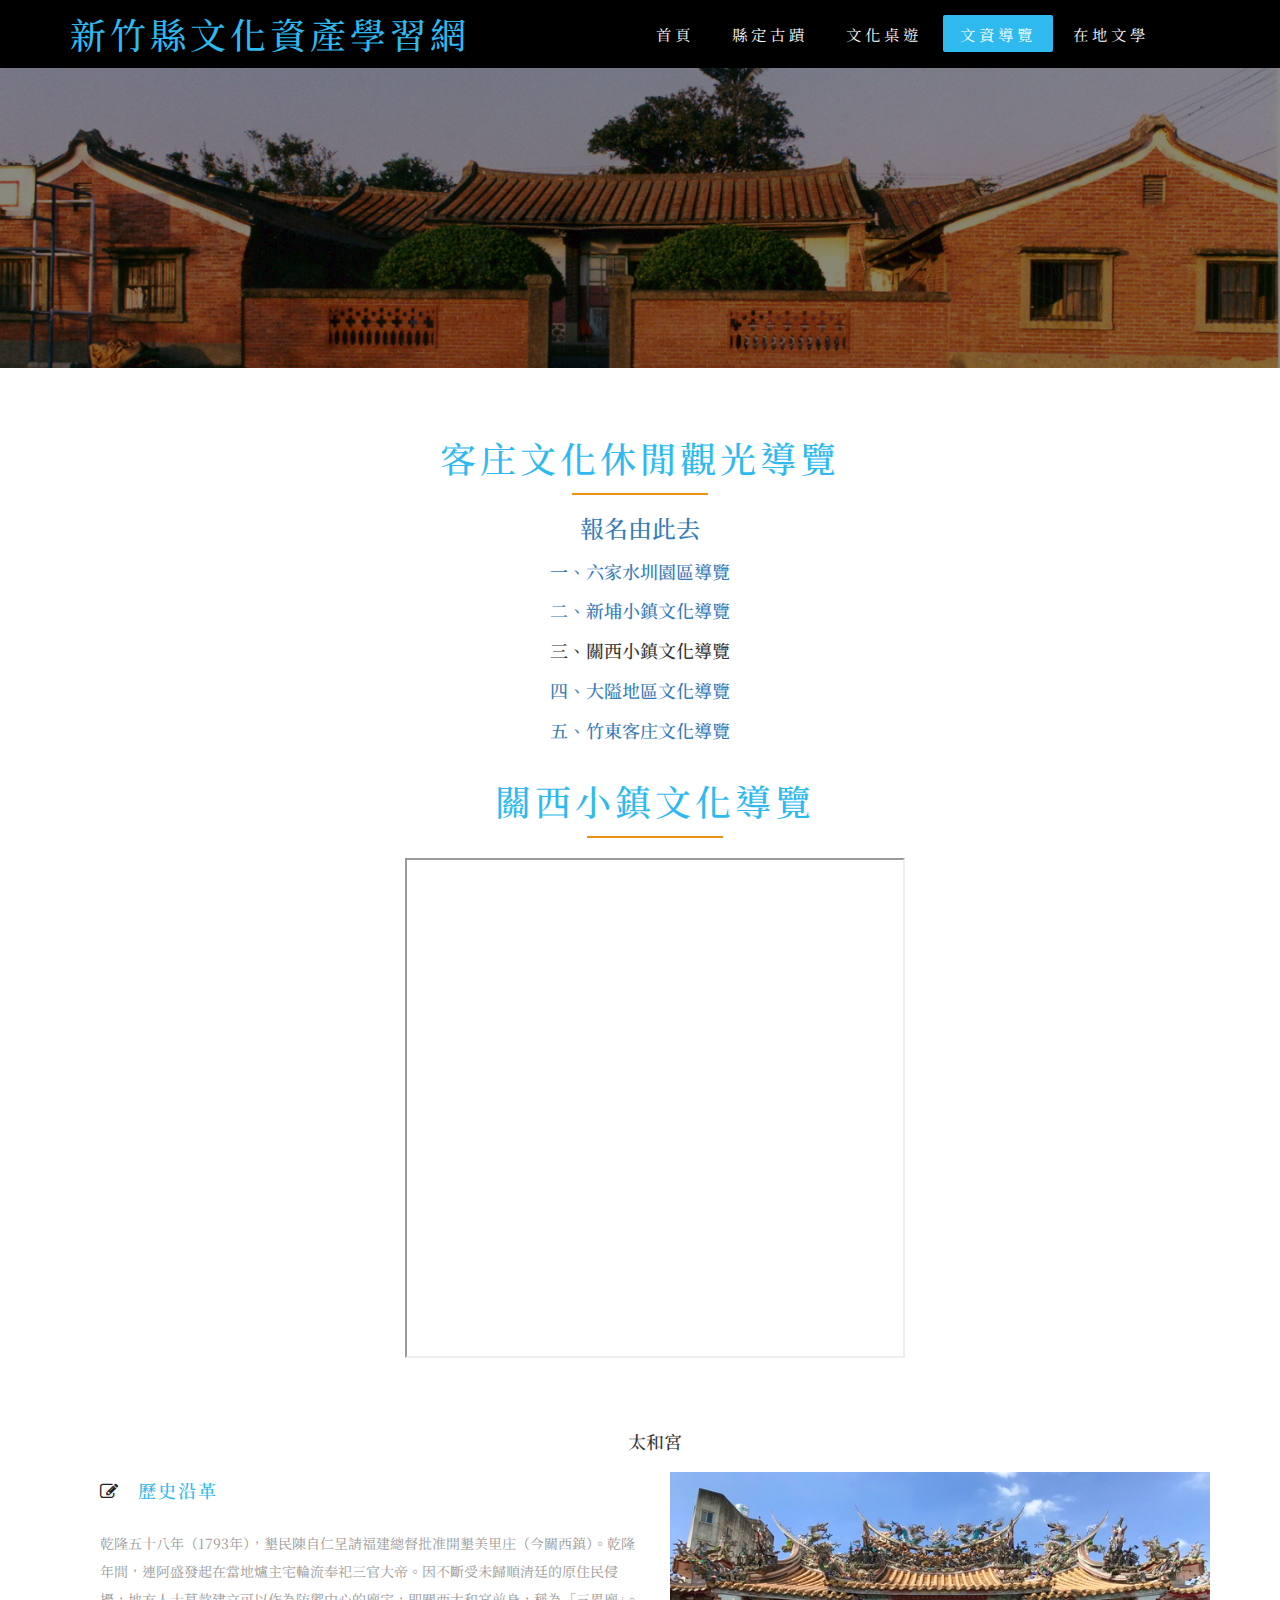
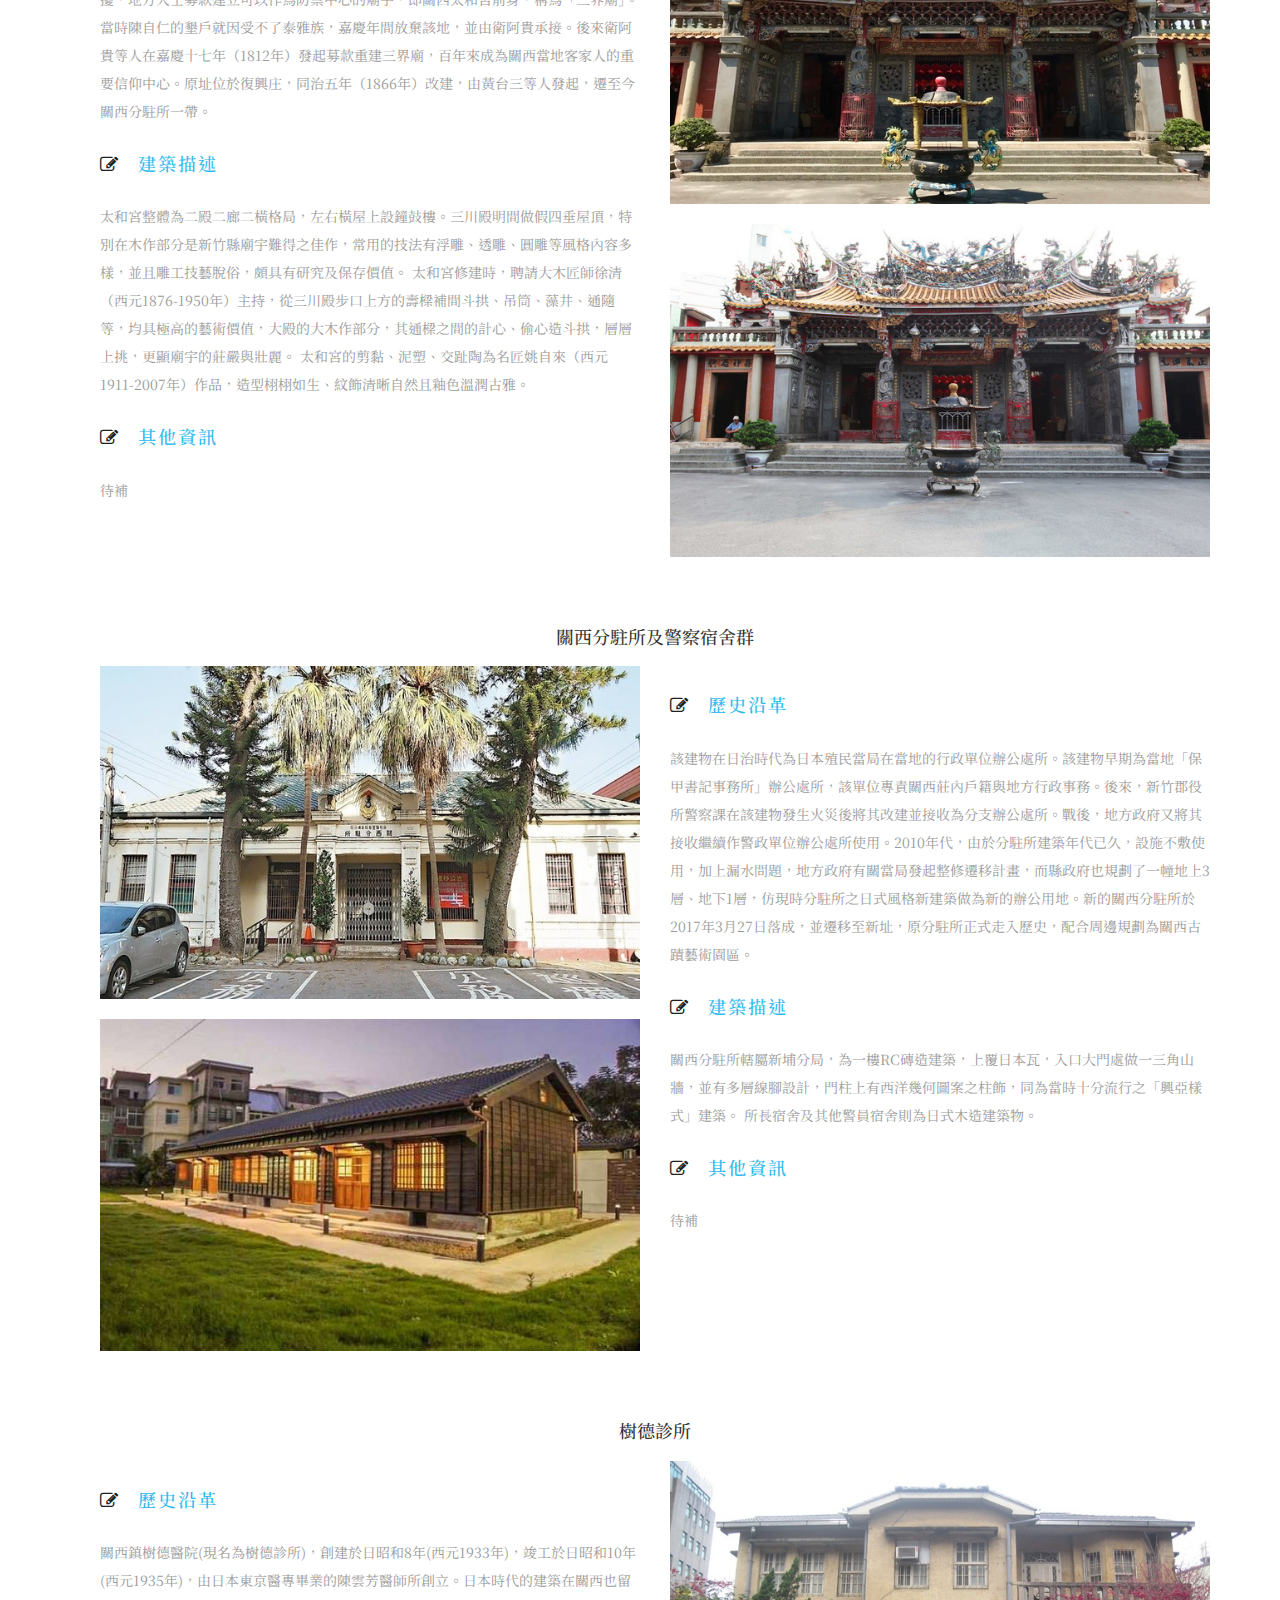
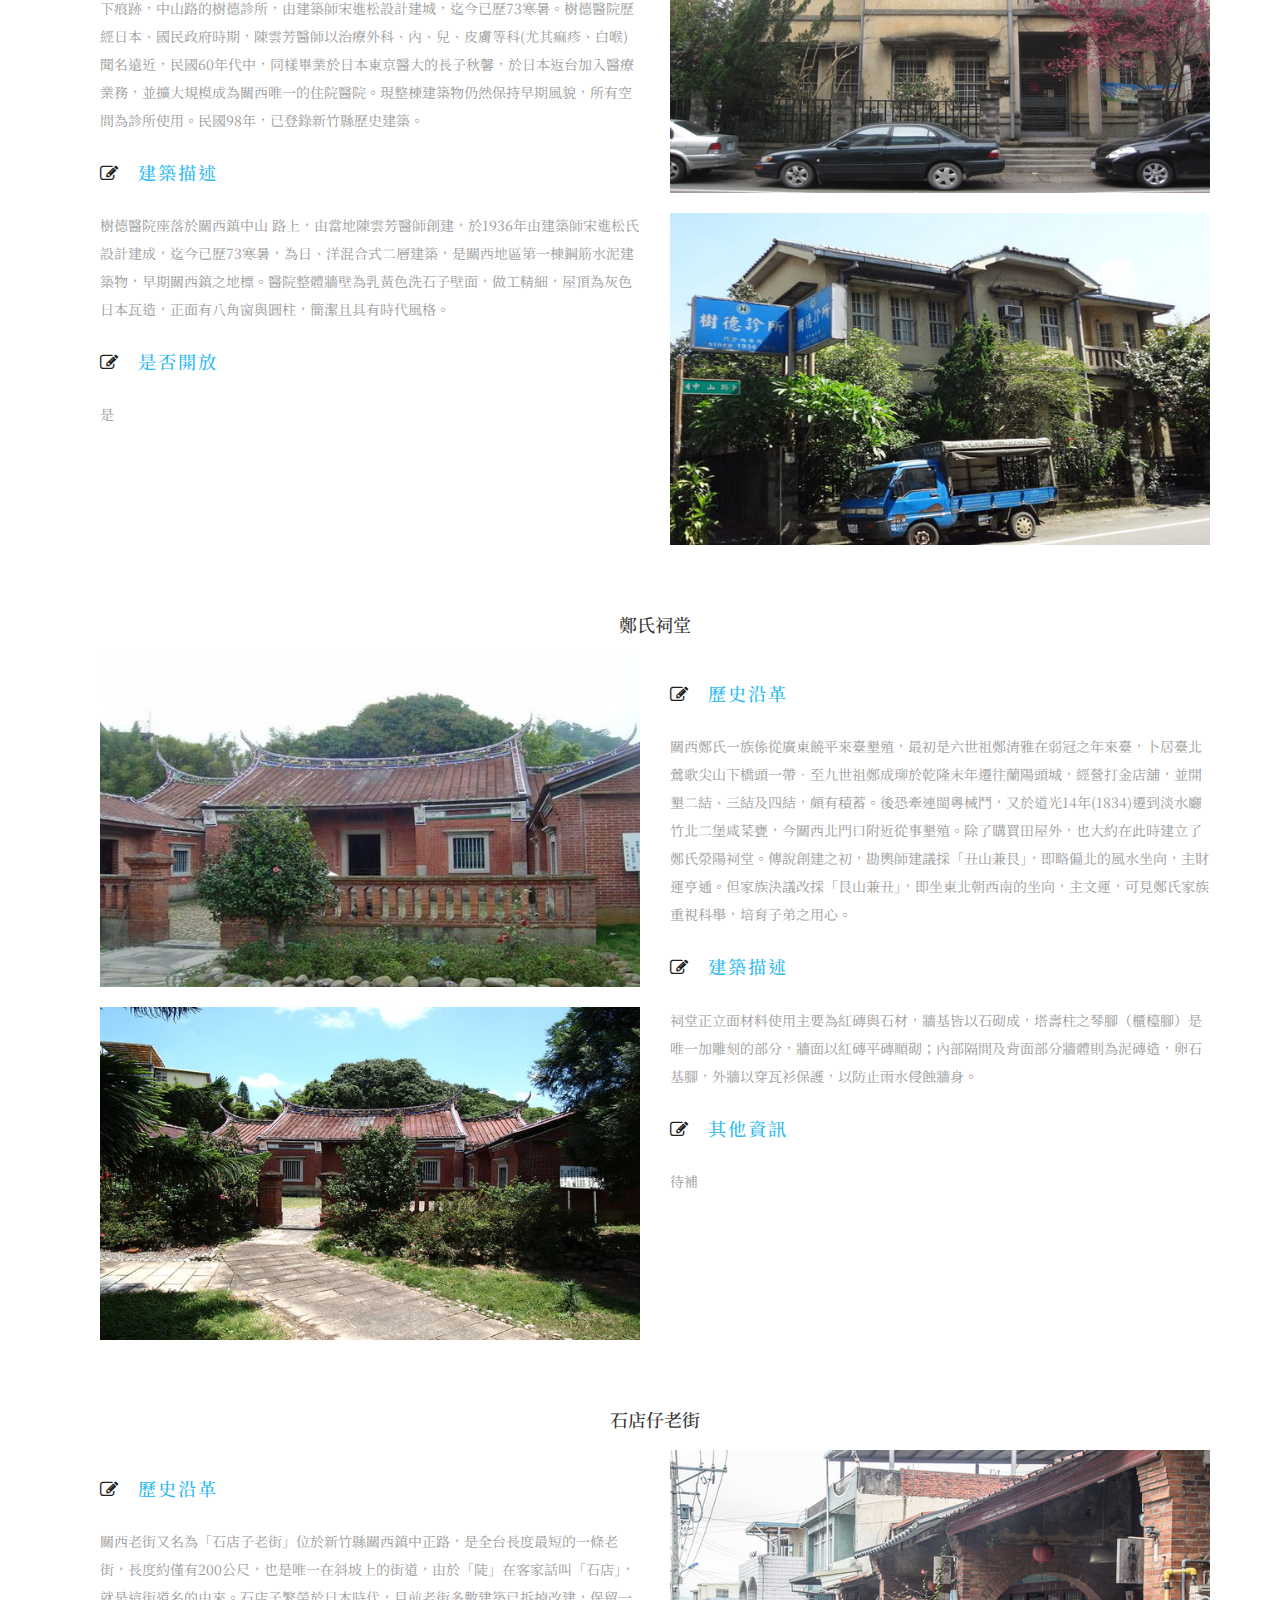
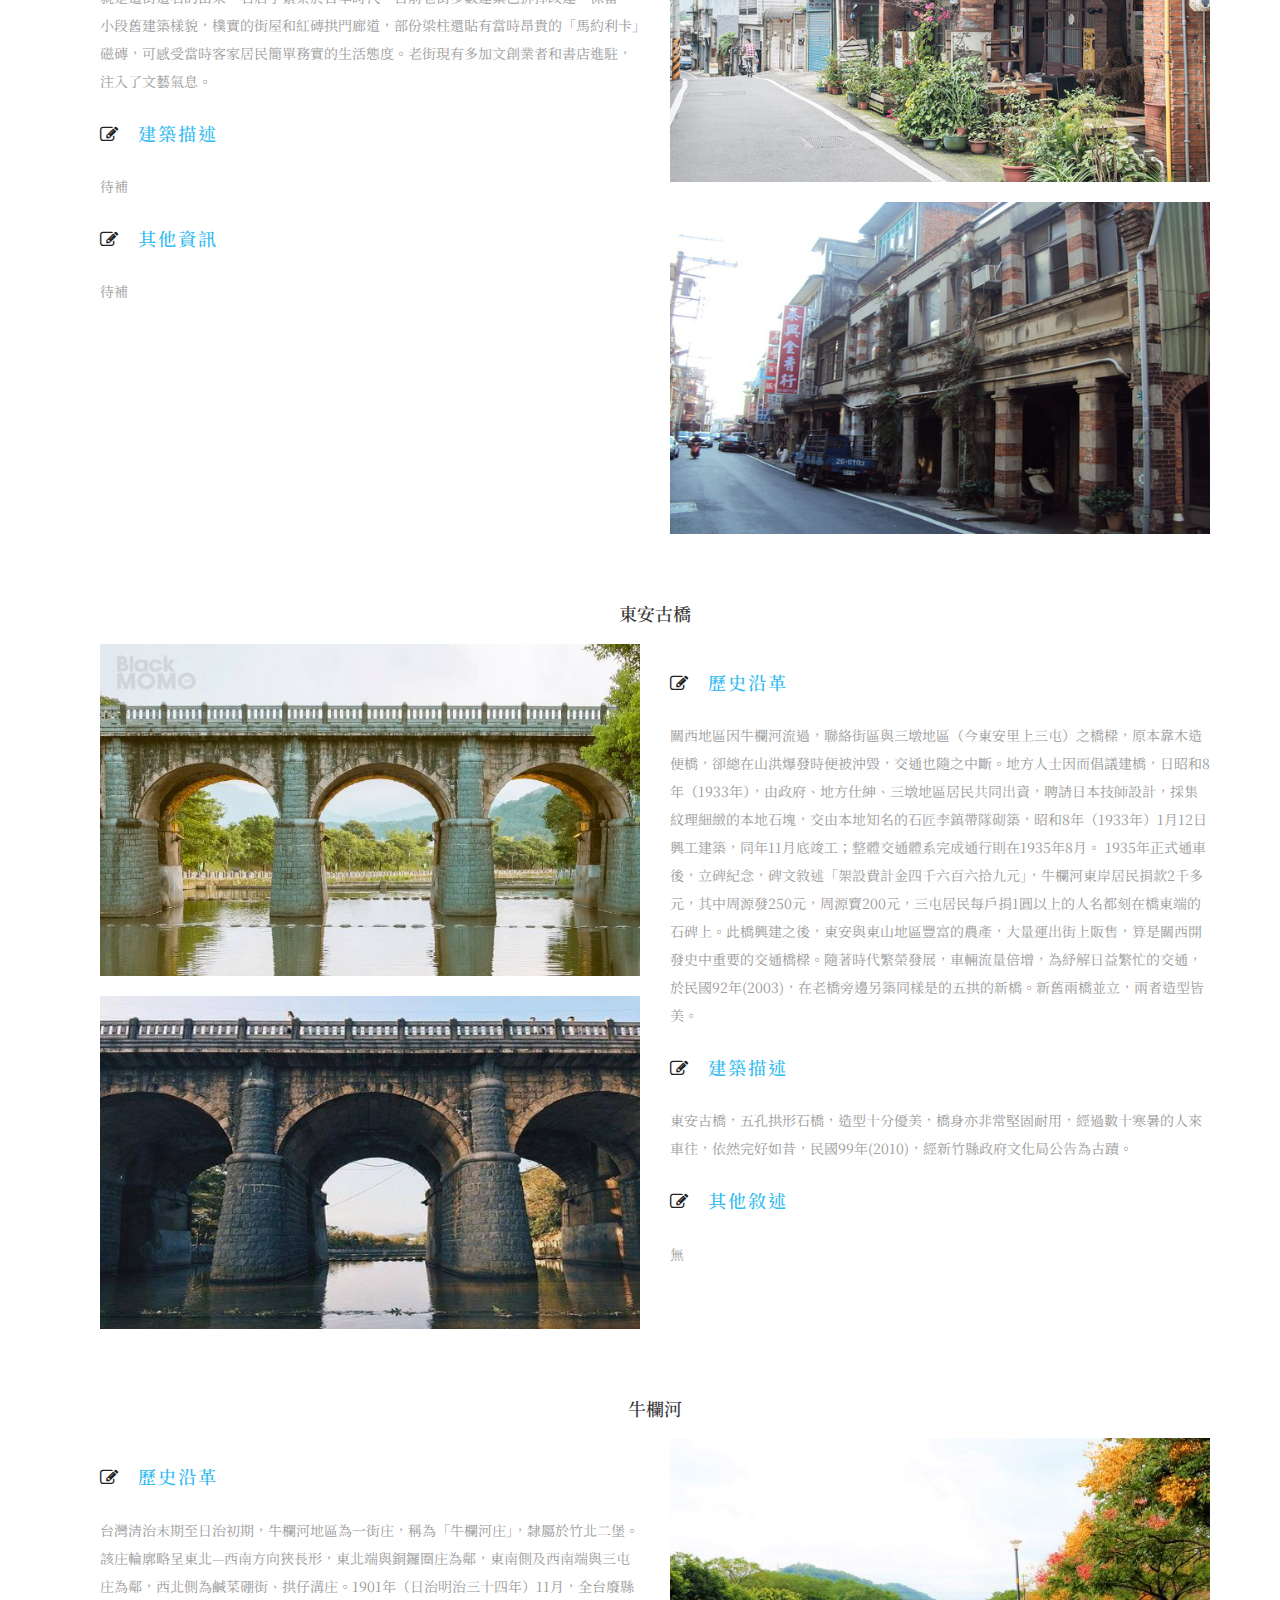
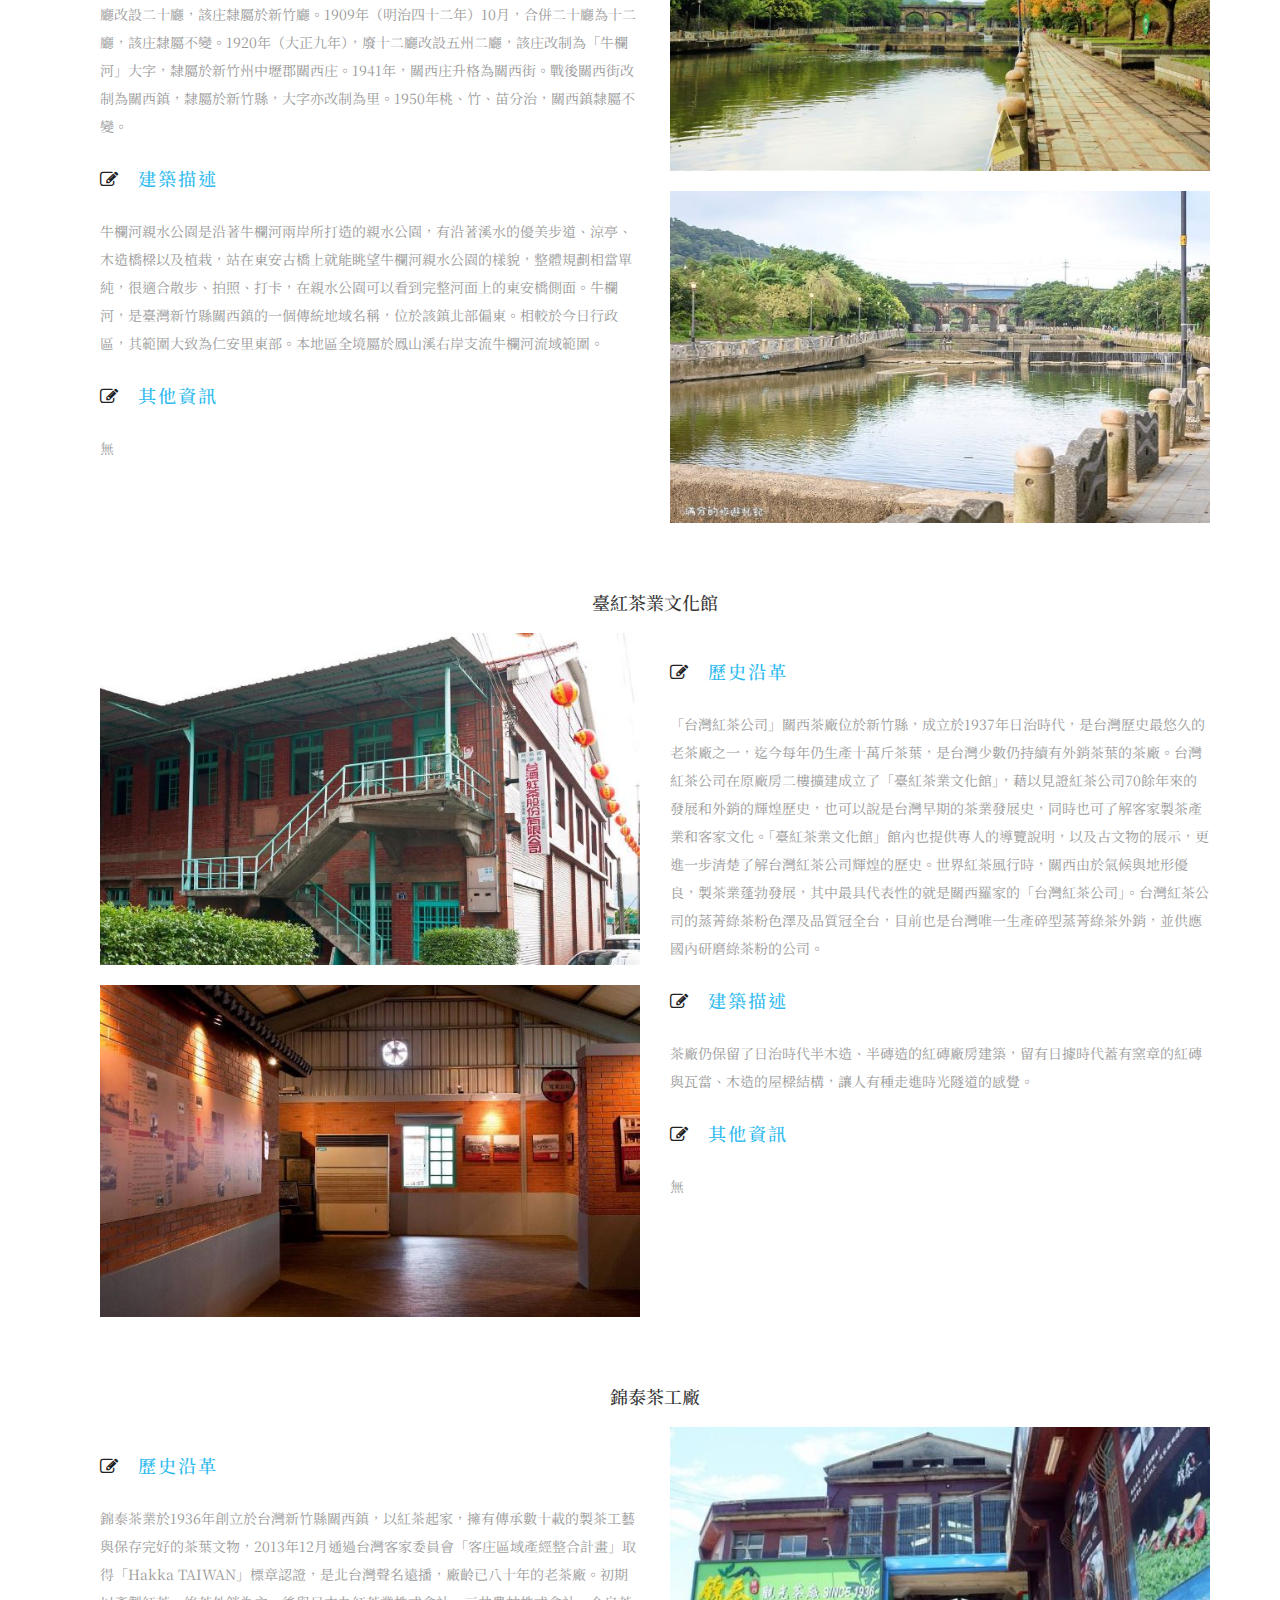
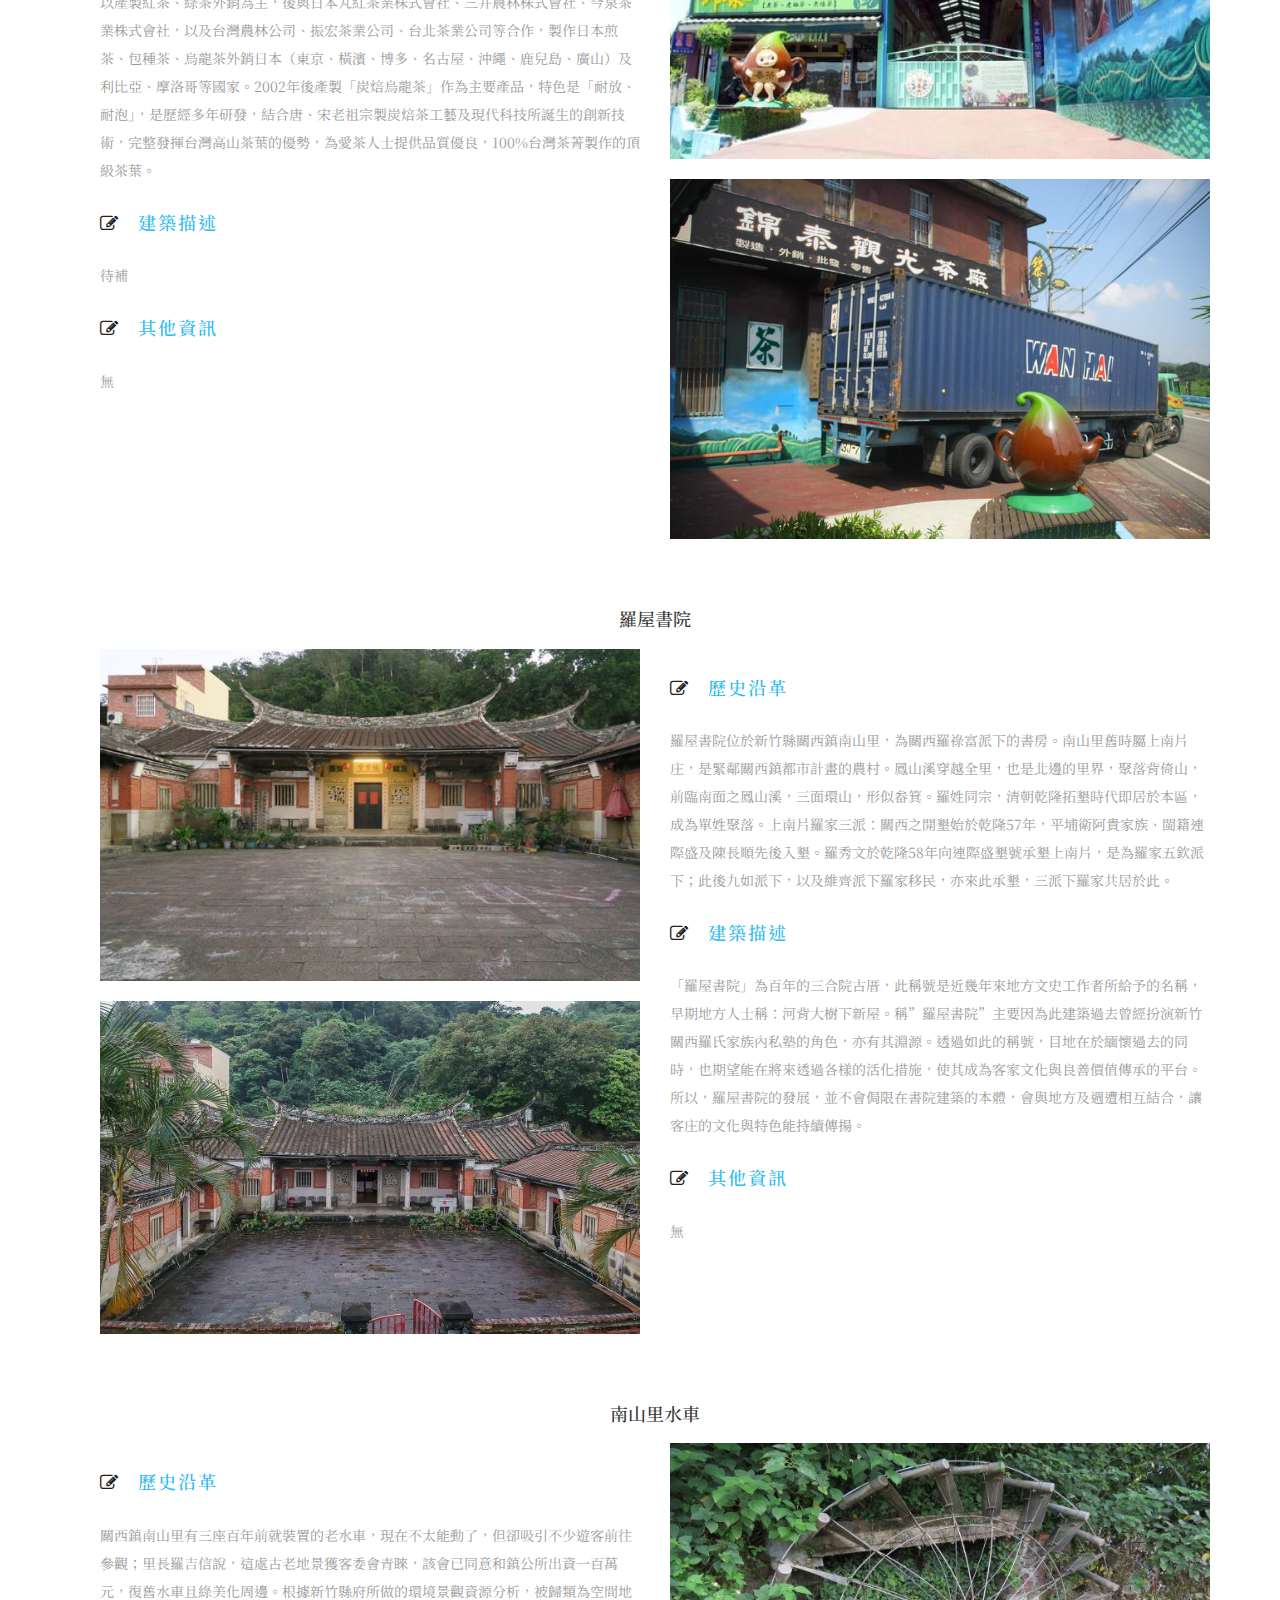
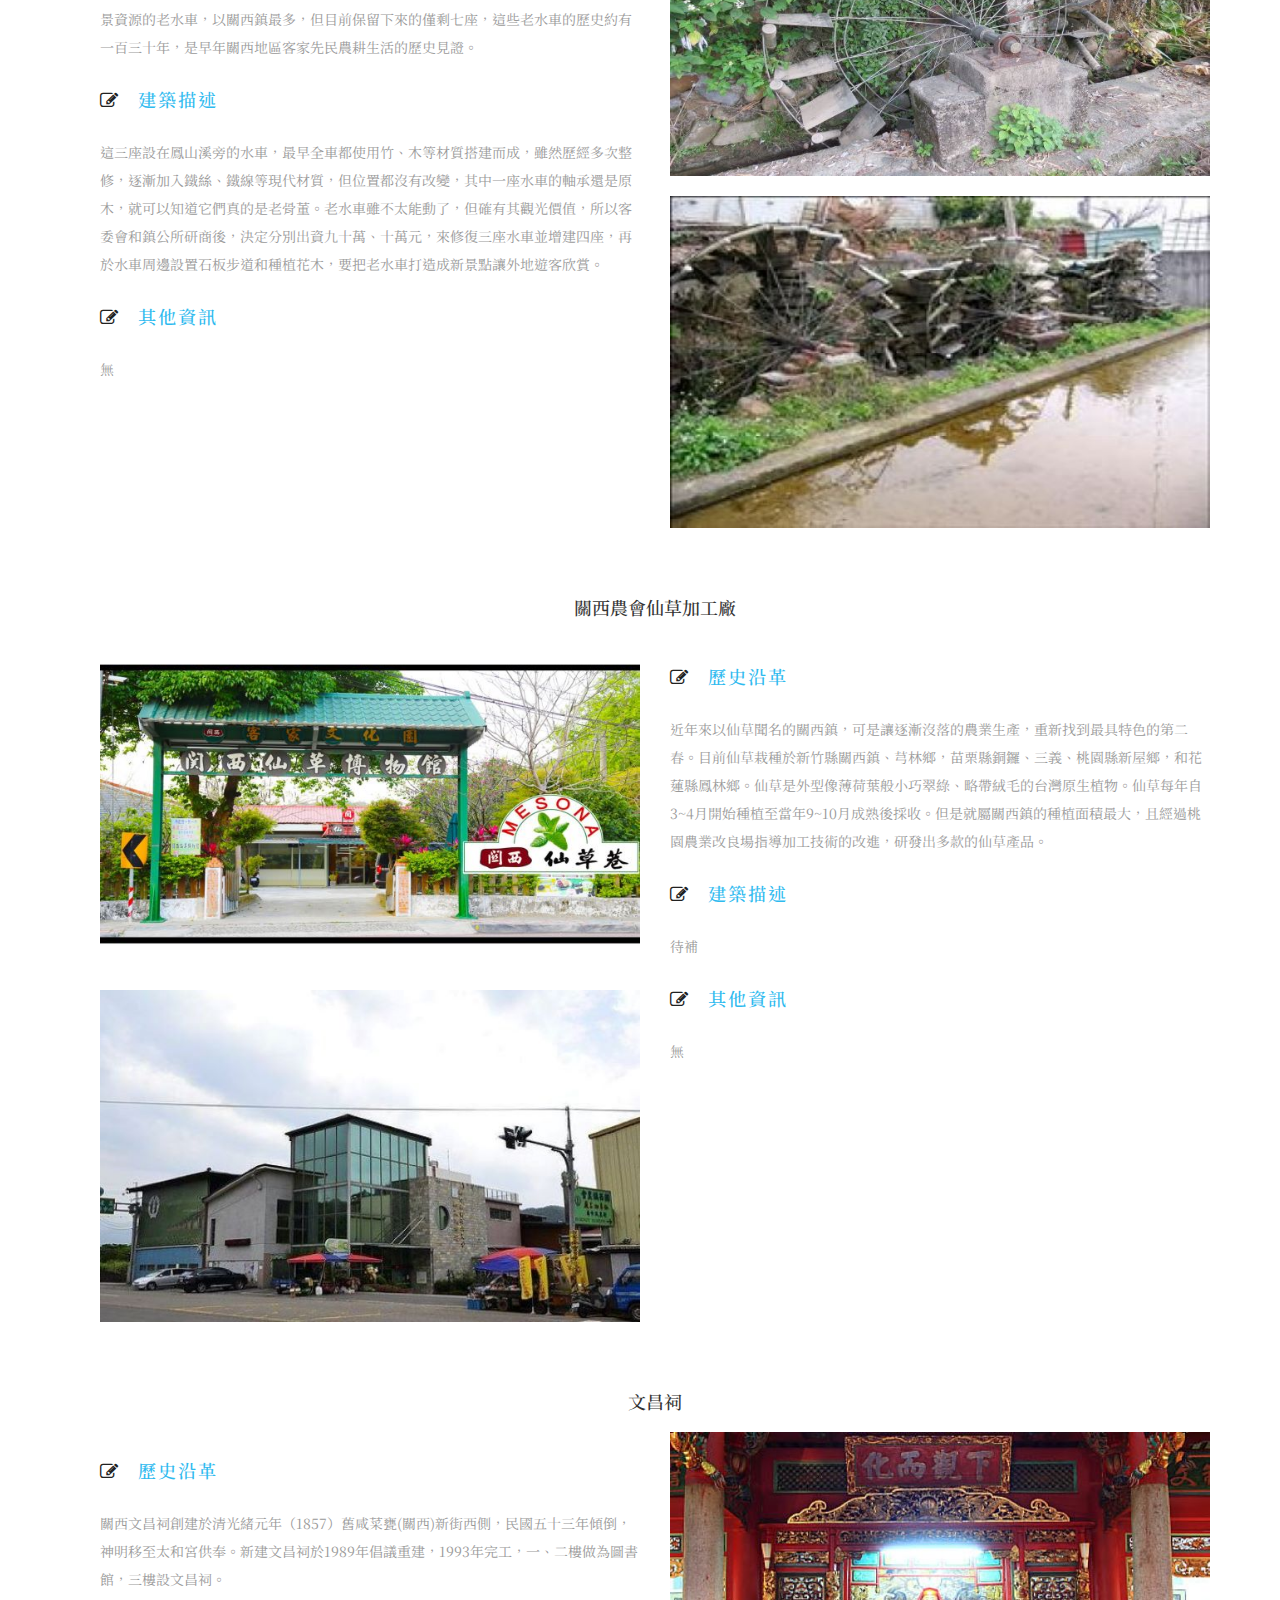
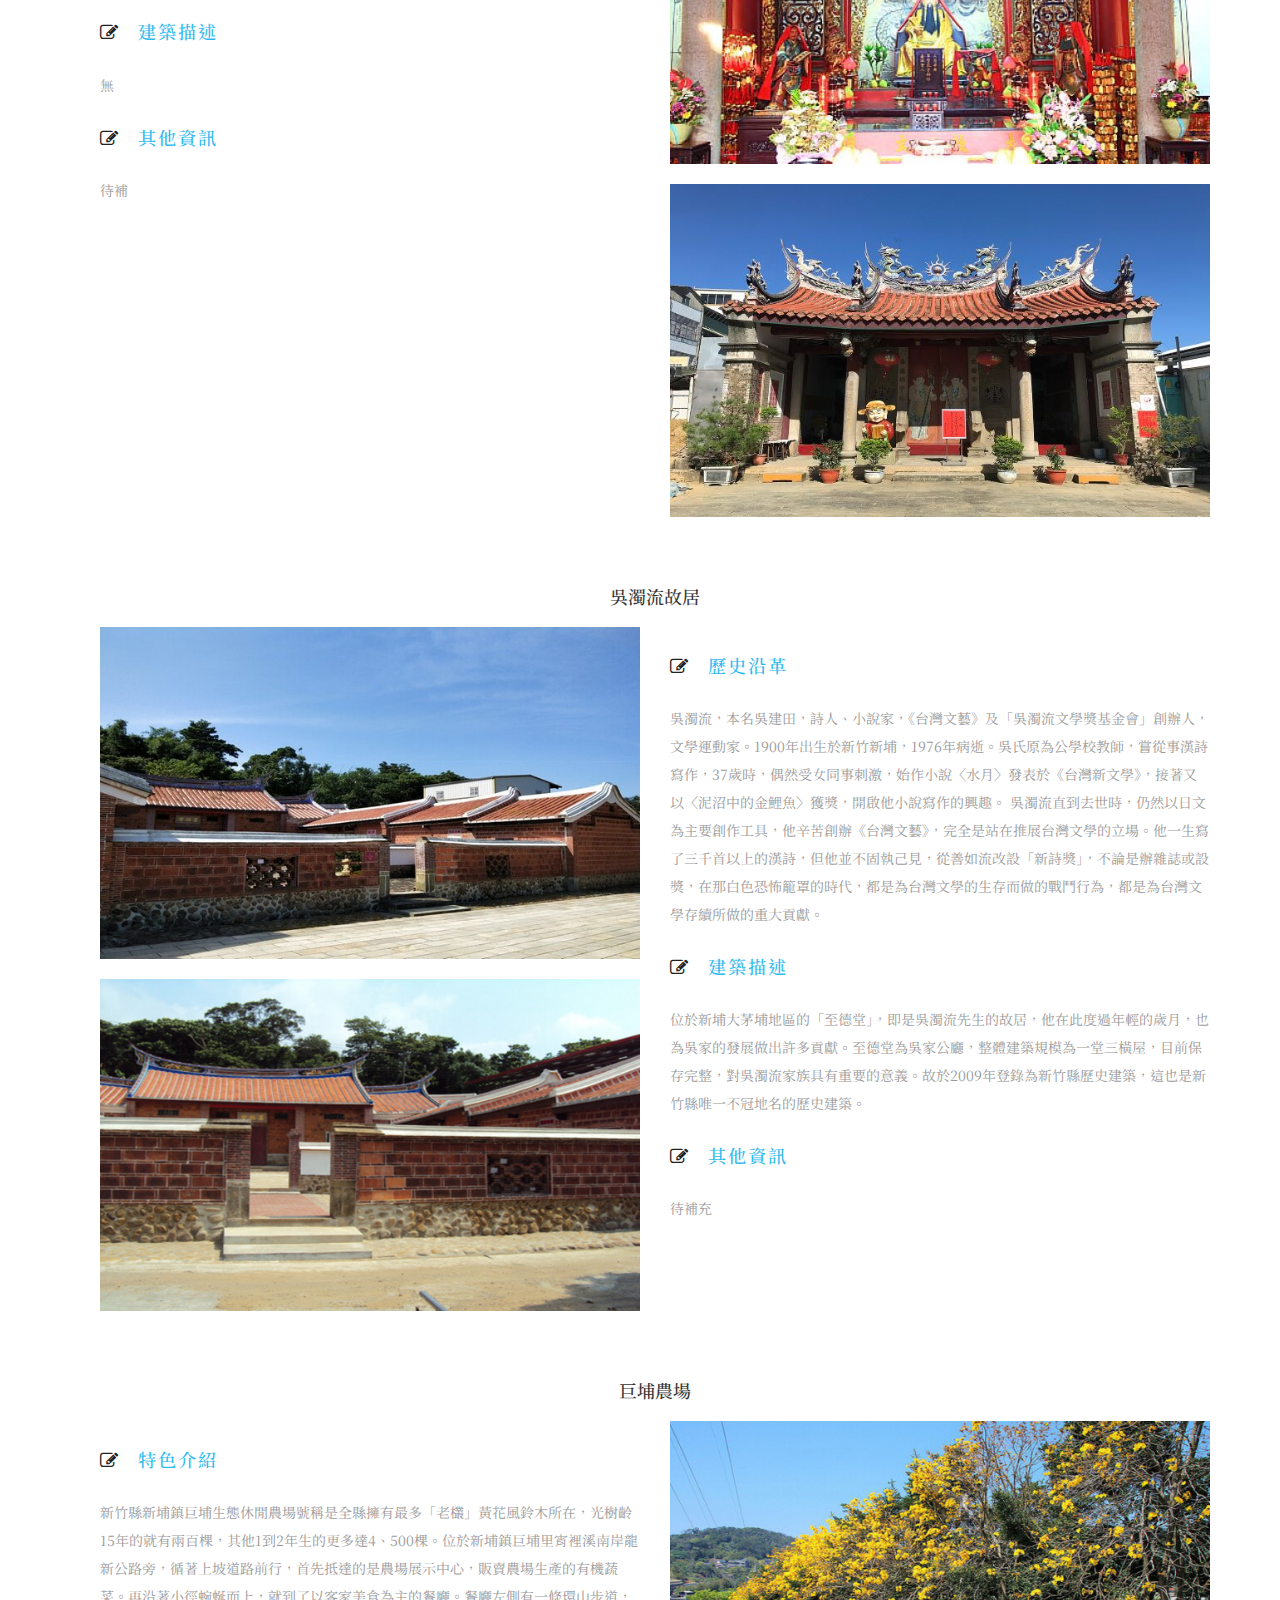
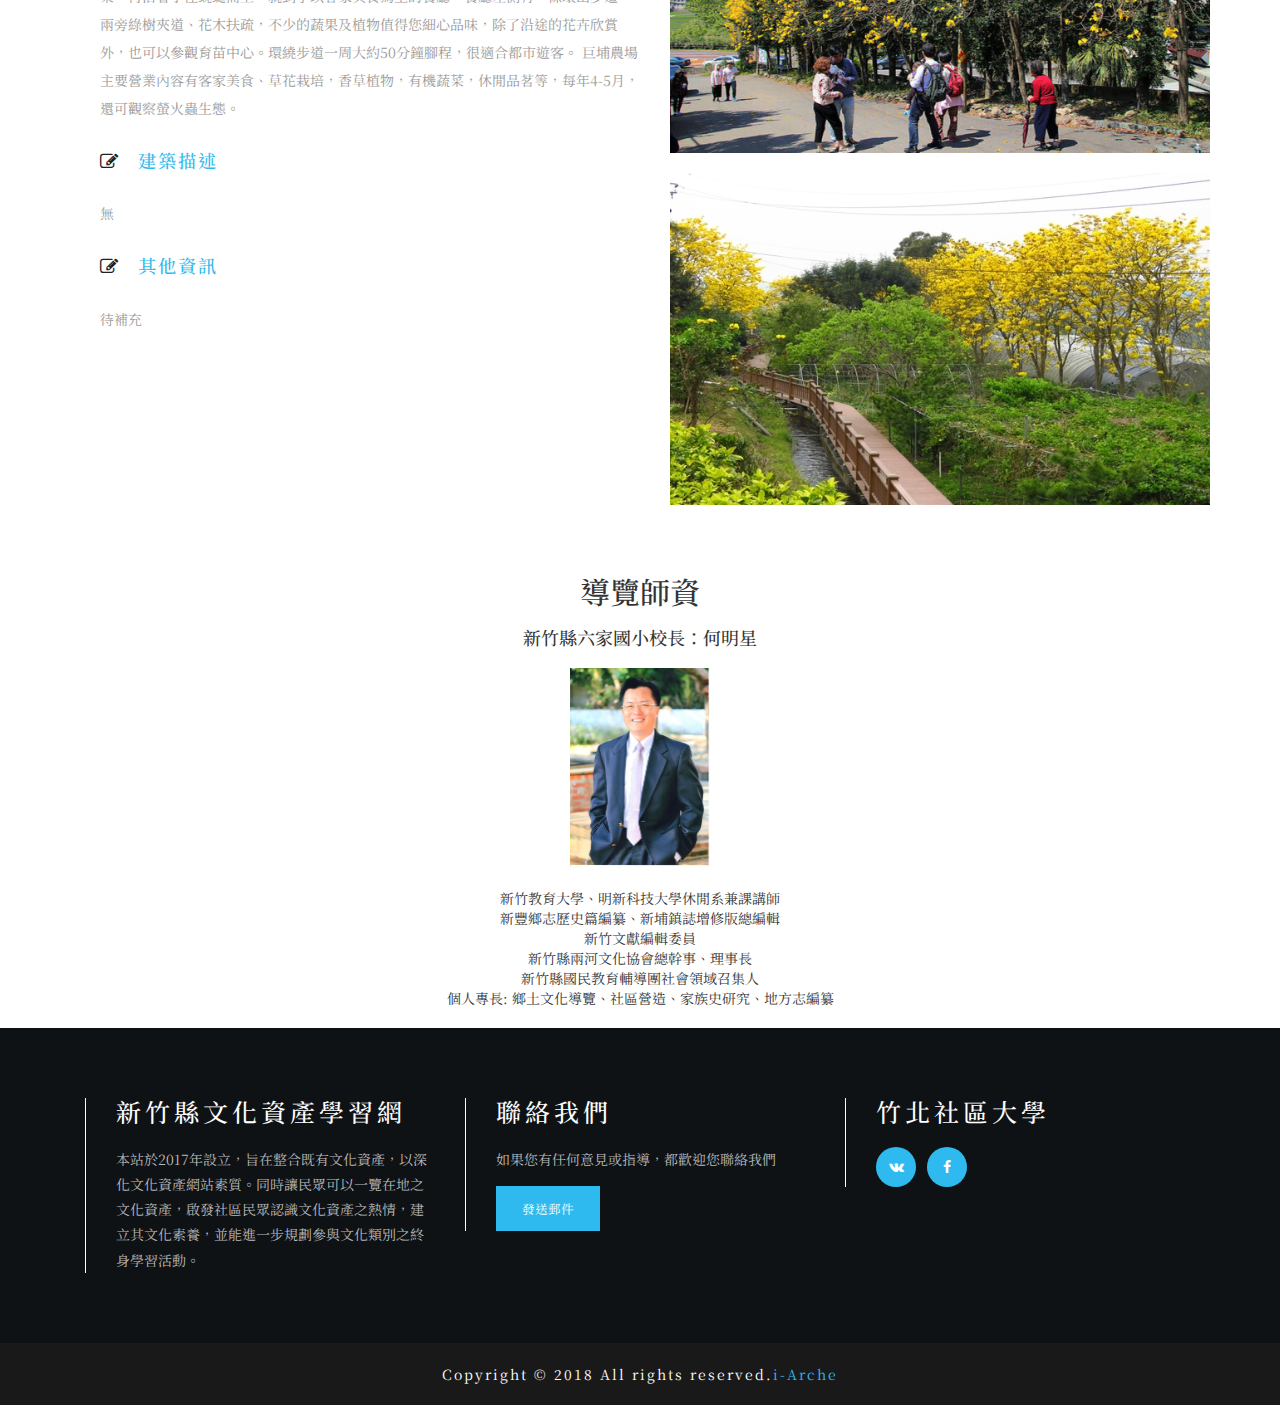
<file: contact3.html>
<!DOCTYPE html>
<html lang="en">
<head>
<title>文資導覽：關西</title>
<meta name="viewport" content="width=device-width, initial-scale=1">
<meta http-equiv="Content-Type" content="text/html; charset=utf-8" />
<meta name="keywords" content="" />
<script type="application/x-javascript"> addEventListener("load", function() { setTimeout(hideURLbar, 0); }, false); function hideURLbar(){ window.scrollTo(0,1); } </script>
<!-- Custom Theme files -->
<link href="css/bootstrap.css" type="text/css" rel="stylesheet" media="all">
<link href="css/style.css" type="text/css" rel="stylesheet" media="all">
<link href="css/font-awesome.css" rel="stylesheet">   <!-- font-awesome icons -->
<link href="https://fonts.googleapis.com/css?family=Noto+Serif+TC&display=swap" rel="stylesheet">
<!-- //Custom Theme files -->  
<!-- font -->
<link href="http://fonts.googleapis.com/css?family=Oswald:300,400,700&amp;subset=latin-ext" rel="stylesheet">
<link href="http://fonts.googleapis.com/css?family=Roboto:100,100i,300,300i,400,400i,500,500i,700,700i,900,900i" rel="stylesheet">
<!-- //font -->
</head>
<body> 
	<!-- navigation -->
		<div class="top-nav w3-agiletop">
			<div class="container">
				<div class="navbar-header w3llogo">
					<button type="button" class="navbar-toggle collapsed" data-toggle="collapse" data-target="#bs-example-navbar-collapse-1">
						選單
					</button>
					<h1><a href="index.html">新竹縣文化資產學習網</a></h1> 
				</div>
				<!-- Collect the nav links, forms, and other content for toggling -->
				<div class="collapse navbar-collapse" id="bs-example-navbar-collapse-1">
					<div class="w3menu navbar-left">
						<ul class="nav navbar">
								<li><a href="index.html">首頁</a></li>
								<li><a href="gallery.html">縣定古蹟</a></li>
								<li><a href="about.html">文化桌遊</a></li>
								<li><a href="contact.html" class="active">文資導覽</a></li>
								<li><a href="about2.html">在地文學</a></li>
								<!-- <li><a href="#" class="dropdown-toggle" data-toggle="dropdown" role="button" aria-haspopup="true" aria-expanded="false"><span data-letters="Pages">Pages</span><span class="caret"></span></a>
									<ul class="dropdown-menu"> 
										<li><a href="icons.html">Icons</a></li>
										<li><a href="typo.html">Typography</a></li>
									</ul>
								</li>   -->
						    </ul>
					</div>
					<!-- <div class="w3ls-bnr-icons social-icon navbar-right">
						<a href="#" class="social-button twitter"><i class="fa fa-twitter"></i></a>
						<a href="#" class="social-button facebook"><i class="fa fa-facebook"></i></a> 
						<a href="#" class="social-button google"><i class="fa fa-google-plus"></i></a> 
						<a href="#" class="social-button dribbble"><i class="fa fa-dribbble"></i></a> 
					</div>  -->
						<div class="clearfix"> </div>  
				</div>
			</div>	
		</div>	
	<!-- //navigation -->
	<!-- banner -->
		<div class="w3ls-banner-1"> 
		</div>	
	<!-- contact -->
		<div class="mail">
			<div class="container">
				<div class="w3l-heading">
					<h2 class="w3ls_head">客庄文化休閒觀光導覽</h2>
				</div>
				<br>
				<h3 style="text-align:center;"><a href="https://www.facebook.com/zhubei/">報名由此去</a></h3>
				<br>
				<h4 style="text-align:center;">
				<a href="./contact.html">一、六家水圳園區導覽</a></h4>
				<br>
                <h4 style="text-align:center;">
                <a href="./contact2.html">二、新埔小鎮文化導覽</a></h4>
                <br>
                <h4 style="text-align:center;">
                三、關西小鎮文化導覽</h4>
                <br>
                <h4 style="text-align:center;">
                <a href="./contact4.html">四、大隘地區文化導覽</a></h4>
                <br>
                <h4 style="text-align:center;">
                <a href="./contact5.html">五、竹東客庄文化導覽</a></h4>
                <br>
                <br>
                <div class="container"> 
				  <div class="w3l-heading">
					<h2 class="w3ls_head">關西小鎮文化導覽</h2>
					<br>
                    <p align="center"><iframe src="https://www.google.com/maps/d/embed?mid=1tkx7d2a_REKIkRRtK1Bsp_dX2jkaTVa2" width="500" height="500"></iframe></p>
				  </div>
				  
			      <div class="agileits_w3layouts_team_grids w3ls_courses_grids">
			      <h4 style="text-align:center;">太和宮</h4>
				    <div class="col-md-6 w3ls_banner_bottom_left w3ls_courses_left">
					  <div class="w3ls_courses_left_grids">
						<div class="w3ls_courses_left_grid">
							<h3><i class="fa fa-pencil-square-o" aria-hidden="true"></i>歷史沿革</h3>
							<p>乾隆五十八年（1793年），墾民陳自仁呈請福建總督批准開墾美里庄（今關西鎮）。乾隆年間，連阿盛發起在當地爐主宅輪流奉祀三官大帝。因不斷受未歸順清廷的原住民侵擾，地方人士募款建立可以作為防禦中心的廟宇，即關西太和宮前身，稱為「三界廟」。當時陳自仁的墾戶就因受不了泰雅族，嘉慶年間放棄該地，並由衛阿貴承接。後來衛阿貴等人在嘉慶十七年（1812年）發起募款重建三界廟，百年來成為關西當地客家人的重要信仰中心。原址位於復興庄，同治五年（1866年）改建，由黃台三等人發起，遷至今關西分駐所一帶。
							</p>
						</div>
						<div class="w3ls_courses_left_grid">
							<h3><i class="fa fa-pencil-square-o" aria-hidden="true"></i>建築描述</h3>
							<p>太和宮整體為二殿二廊二橫格局，左右橫屋上設鐘鼓樓。三川殿明間做假四垂屋頂，特別在木作部分是新竹縣廟宇難得之佳作，常用的技法有浮雕、透雕、圓雕等風格內容多樣，並且雕工技藝脫俗，頗具有研究及保存價值。 太和宮修建時，聘請大木匠師徐清（西元1876-1950年）主持，從三川殿步口上方的壽樑補間斗拱、吊筒、藻井、通隨等，均具極高的藝術價值，大殿的大木作部分，其通樑之間的計心、偷心造斗拱，層層上挑，更顯廟宇的莊嚴與壯麗。 太和宮的剪黏、泥塑、交趾陶為名匠姚自來（西元1911-2007年）作品，造型栩栩如生、紋飾清晰自然且釉色溫潤古雅。
                            </p>
						</div>
						<div class="w3ls_courses_left_grid">
							<h3><i class="fa fa-pencil-square-o" aria-hidden="true"></i>其他資訊</h3>
							<p>待補
                            </p>
						</div>
					  </div>
				    </div>
				    <br>
				    <div class="col-md-6 agileits_courses_right">
					  <img src="images/c34.jpg" alt=" " class="img-responsive" />
					  <br>
					  <img src="images/c34_2.jpg" alt=" " class="img-responsive" />
				    </div>
				  </div>
                </div>

                <div class="container" style="margin-top:0px">
				  <div class="agileits_w3layouts_team_grids w3ls_courses_grids">
                    <h4 style="text-align:center;">關西分駐所及警察宿舍群</h4>
                    <br>
                    <div class="col-md-6 w3ls_banner_bottom_left w3ls_courses_left">
					  <div class="w3ls_courses_left_grids">
					    <img src="images/c35.jpg" alt=" " class="img-responsive" />
					    <br>
					    <img src="images/c35_2.jpg" alt=" " class="img-responsive" />
					  </div>
				    </div>

				    <div class="col-md-6 agileits_courses_right">
					  <div class="w3ls_courses_left_grids">
						<div class="w3ls_courses_left_grid">
							<h3><i class="fa fa-pencil-square-o" aria-hidden="true"></i>歷史沿革</h3>
							<p>該建物在日治時代為日本殖民當局在當地的行政單位辦公處所。該建物早期為當地「保甲書記事務所」辦公處所，該單位專責關西莊內戶籍與地方行政事務。後來，新竹郡役所警察課在該建物發生火災後將其改建並接收為分支辦公處所。戰後，地方政府又將其接收繼續作警政單位辦公處所使用。2010年代，由於分駐所建築年代已久，設施不敷使用，加上漏水問題，地方政府有關當局發起整修遷移計畫，而縣政府也規劃了一幢地上3層、地下1層，仿現時分駐所之日式風格新建築做為新的辦公用地。新的關西分駐所於2017年3月27日落成，並遷移至新址，原分駐所正式走入歷史，配合周邊規劃為關西古蹟藝術園區。
							</p>
						</div>
						<div class="w3ls_courses_left_grid">
							<h3><i class="fa fa-pencil-square-o" aria-hidden="true"></i>建築描述</h3>
							<p>關西分駐所轄屬新埔分局，為一樓RC磚造建築，上覆日本瓦，入口大門處做一三角山牆，並有多層線腳設計，門柱上有西洋幾何圖案之柱飾，同為當時十分流行之「興亞樣式」建築。 所長宿舍及其他警員宿舍則為日式木造建築物。
                            </p>
						</div>
						<div class="w3ls_courses_left_grid">
							<h3><i class="fa fa-pencil-square-o" aria-hidden="true"></i>其他資訊</h3>
							<p>待補
                            </p>
						</div>
					  </div>
				    </div>
				  </div>
				</div>

                <div class="container" style="margin-top:0px">
                  <div class="agileits_w3layouts_team_grids w3ls_courses_grids">
			        <h4 style="text-align:center;">樹德診所</h4>
			        <br>
				    <div class="col-md-6 w3ls_banner_bottom_left w3ls_courses_left">
					  <div class="w3ls_courses_left_grids">
						<div class="w3ls_courses_left_grid">
						  <h3><i class="fa fa-pencil-square-o" aria-hidden="true"></i>歷史沿革</h3>
						  <p>關西鎮樹德醫院(現名為樹德診所)，創建於日昭和8年(西元1933年)，竣工於日昭和10年(西元1935年)，由日本東京醫專畢業的陳雲芳醫師所創立。日本時代的建築在關西也留下痕跡，中山路的樹德診所，由建築師宋進松設計建城，迄今已歷73寒暑。樹德醫院歷經日本、國民政府時期，陳雲芳醫師以治療外科、內、兒、皮膚等科(尤其痲疹、白喉)聞名遠近，民國60年代中，同樣畢業於日本東京醫大的長子秋馨，於日本返台加入醫療業務，並擴大規模成為關西唯一的住院醫院。現整棟建築物仍然保持早期風貌，所有空間為診所使用。民國98年，已登錄新竹縣歷史建築。
						  </p>
						</div>
						<div class="w3ls_courses_left_grid">
						  <h3><i class="fa fa-pencil-square-o" aria-hidden="true"></i>建築描述</h3>
						  <p>樹德醫院座落於關西鎮中山 路上，由當地陳雲芳醫師創建，於1936年由建築師宋進松氏設計建成，迄今已歷73寒暑，為日、洋混合式二層建築，是關西地區第一棟鋼筋水泥建築物，早期關西鎮之地標。醫院整體牆壁為乳黃色洗石子壁面，做工精細，屋頂為灰色日本瓦造，正面有八角窗與圓柱，簡潔且具有時代風格。
                          </p>
						</div>
						<div class="w3ls_courses_left_grid">
						  <h3><i class="fa fa-pencil-square-o" aria-hidden="true"></i>是否開放</h3>
						  <p>是
                          </p>
						</div>
					  </div>
				    </div>
				    <div class="col-md-6 agileits_courses_right">
					  <img src="images/c36.jpg" alt=" " class="img-responsive" />
					  <br>
					  <img src="images/c36_2.jpg" alt=" " class="img-responsive" />
				    </div>
				  </div>
                </div>
				    <!-- <div class="clearfix"> </div> -->
                
                <div class="container" style="margin-top:0px">
				  <div class="agileits_w3layouts_team_grids w3ls_courses_grids">
                    <h4 style="text-align:center;">鄭氏祠堂</h4>
                    <br>
                    <div class="col-md-6 w3ls_banner_bottom_left w3ls_courses_left">
					  <div class="w3ls_courses_left_grids">
					    <img src="images/c37.jpg" alt=" " class="img-responsive" />
					    <br>
					    <img src="images/c37_2.jpg" alt=" " class="img-responsive" />
					  </div>
				    </div>

				    <div class="col-md-6 agileits_courses_right">
					  <div class="w3ls_courses_left_grids">
						<div class="w3ls_courses_left_grid">
							<h3><i class="fa fa-pencil-square-o" aria-hidden="true"></i>歷史沿革</h3>
							<p>關西鄭氏一族係從廣東饒平來臺墾殖，最初是六世祖鄭清雅在弱冠之年來臺，卜居臺北鶯歌尖山下橋頭一帶．至九世祖鄭成珋於乾隆末年遷往蘭陽頭城，經營打金店舖，並開墾二結、三結及四結，頗有積蓄。後恐牽連閩粵械鬥，又於道光14年(1834)遷到淡水廳竹北二堡咸菜甕，今關西北門口附近從事墾殖。除了購買田屋外，也大約在此時建立了鄭氏滎陽祠堂。傳說創建之初，勘輿師建議採「丑山兼艮」，即略偏北的風水坐向，主財運亨通。但家族決議改採「艮山兼丑」，即坐東北朝西南的坐向，主文運，可見鄭氏家族重視科舉，培育子弟之用心。 
							</p>
						</div>
						<div class="w3ls_courses_left_grid">
							<h3><i class="fa fa-pencil-square-o" aria-hidden="true"></i>建築描述</h3>
							<p>祠堂正立面材料使用主要為紅磚與石材，牆基皆以石砌成，塔壽柱之琴腳（櫃檯腳）是唯一加雕刻的部分，牆面以紅磚平磚順砌；內部隔間及背面部分牆體則為泥磚造，卵石基腳，外牆以穿瓦衫保護，以防止雨水侵蝕牆身。   
                            </p>
						</div>
						<div class="w3ls_courses_left_grid">
							<h3><i class="fa fa-pencil-square-o" aria-hidden="true"></i>其他資訊</h3>
							<p>待補
                            </p>
						</div>
					  </div>
				    </div>
				  </div>
				</div>

                <div class="container" style="margin-top:0px">
                  <div class="agileits_w3layouts_team_grids w3ls_courses_grids">
			        <h4 style="text-align:center;">石店仔老街</h4>
			        <br>
				    <div class="col-md-6 w3ls_banner_bottom_left w3ls_courses_left">
					  <div class="w3ls_courses_left_grids">
						<div class="w3ls_courses_left_grid">
						  <h3><i class="fa fa-pencil-square-o" aria-hidden="true"></i>歷史沿革</h3>
						  <p>關西老街又名為「石店子老街」位於新竹縣關西鎮中正路，是全台長度最短的一條老街，長度約僅有200公尺，也是唯一在斜坡上的街道，由於「陡」在客家話叫「石店」，就是這街道名的由來。石店子繁榮於日本時代，目前老街多數建築已拆掉改建，保留一小段舊建築樣貌，樸實的街屋和紅磚拱門廊道，部份梁柱還貼有當時昂貴的「馬約利卡」磁磚，可感受當時客家居民簡單務實的生活態度。老街現有多加文創業者和書店進駐，注入了文藝氣息。
						  </p>
						</div>
						<div class="w3ls_courses_left_grid">
						  <h3><i class="fa fa-pencil-square-o" aria-hidden="true"></i>建築描述</h3>
						  <p>待補
                          </p>
						</div>
						<div class="w3ls_courses_left_grid">
						  <h3><i class="fa fa-pencil-square-o" aria-hidden="true"></i>其他資訊</h3>
						  <p>待補
                          </p>
						</div>
					  </div>
				    </div>
				    <div class="col-md-6 agileits_courses_right">
					  <img src="images/c38.jpg" alt=" " class="img-responsive" />
					  <br>
					  <img src="images/c38_2.jpg" alt=" " class="img-responsive" />
				    </div>
				  </div>
                </div>
                    <!-- <div class="clearfix"> </div> -->

                <div class="container" style="margin-top:0px">
				  <div class="agileits_w3layouts_team_grids w3ls_courses_grids">
                    <h4 style="text-align:center;">東安古橋</h4>
                    <br>
                    <div class="col-md-6 w3ls_banner_bottom_left w3ls_courses_left">
					  <div class="w3ls_courses_left_grids">
					    <img src="images/c39.jpg" alt=" " class="img-responsive" />
					    <br>
					    <img src="images/c39_2.jpg" alt=" " class="img-responsive" />
					  </div>
				    </div>

				    <div class="col-md-6 agileits_courses_right">
					  <div class="w3ls_courses_left_grids">
						<div class="w3ls_courses_left_grid">
							<h3><i class="fa fa-pencil-square-o" aria-hidden="true"></i>歷史沿革</h3>
							<p>關西地區因牛欄河流過，聯絡街區與三墩地區（今東安里上三屯）之橋樑，原本靠木造便橋，卻總在山洪爆發時便被沖毀，交通也隨之中斷。地方人士因而倡議建橋，日昭和8年（1933年），由政府、地方仕紳、三墩地區居民共同出資，聘請日本技師設計，採集紋理細緻的本地石塊，交由本地知名的石匠李鎮帶隊砌築，昭和8年（1933年）1月12日興工建築，同年11月底竣工；整體交通體系完成通行則在1935年8月。
							1935年正式通車後，立碑紀念，碑文敘述「架設費計金四千六百六拾九元」，牛欄河東岸居民捐款2千多元，其中周源發250元，周源寶200元，三屯居民每戶捐1圓以上的人名都刻在橋東端的石碑上。此橋興建之後，東安與東山地區豐富的農產，大量運出街上販售，算是關西開發史中重要的交通橋樑。隨著時代繁榮發展，車輛流量倍增，為紓解日益繁忙的交通，於民國92年(2003)，在老橋旁邊另築同樣是的五拱的新橋。新舊兩橋並立，兩者造型皆美。
							</p>
						</div>
						<div class="w3ls_courses_left_grid">
							<h3><i class="fa fa-pencil-square-o" aria-hidden="true"></i>建築描述</h3>
							<p>東安古橋，五孔拱形石橋，造型十分優美，橋身亦非常堅固耐用，經過數十寒暑的人來車往，依然完好如昔，民國99年(2010)，經新竹縣政府文化局公告為古蹟。
                            </p>
						</div>
						<div class="w3ls_courses_left_grid">
							<h3><i class="fa fa-pencil-square-o" aria-hidden="true"></i>其他敘述</h3>
							<p>無 
                            </p>
						</div>
					  </div>
				    </div>
				  </div>
				</div>

                <div class="container" style="margin-top:0px">
                  <div class="agileits_w3layouts_team_grids w3ls_courses_grids">
			        <h4 style="text-align:center;">牛欄河</h4>
			        <br>
				    <div class="col-md-6 w3ls_banner_bottom_left w3ls_courses_left">
					  <div class="w3ls_courses_left_grids">
						<div class="w3ls_courses_left_grid">
						  <h3><i class="fa fa-pencil-square-o" aria-hidden="true"></i>歷史沿革</h3>
						  <p>台灣清治末期至日治初期，牛欄河地區為一街庄，稱為「牛欄河庄」，隸屬於竹北二堡。該庄輪廓略呈東北—西南方向狹長形，東北端與銅鑼圈庄為鄰，東南側及西南端與三屯庄為鄰，西北側為鹹菜硼街、拱仔溝庄。1901年（日治明治三十四年）11月，全台廢縣廳改設二十廳，該庄隸屬於新竹廳。1909年（明治四十二年）10月，合併二十廳為十二廳，該庄隸屬不變。1920年（大正九年），廢十二廳改設五州二廳，該庄改制為「牛欄河」大字，隸屬於新竹州中壢郡關西庄。1941年，關西庄升格為關西街。戰後關西街改制為關西鎮，隸屬於新竹縣，大字亦改制為里。1950年桃、竹、苗分治，關西鎮隸屬不變。
						  </p>
						</div>
						<div class="w3ls_courses_left_grid">
						  <h3><i class="fa fa-pencil-square-o" aria-hidden="true"></i>建築描述</h3>
						  <p>牛欄河親水公園是沿著牛欄河兩岸所打造的親水公園，有沿著溪水的優美步道、涼亭、木造橋樑以及植栽，站在東安古橋上就能眺望牛欄河親水公園的樣貌，整體規劃相當單純，很適合散步、拍照、打卡，在親水公園可以看到完整河面上的東安橋側面。牛欄河，是臺灣新竹縣關西鎮的一個傳統地域名稱，位於該鎮北部偏東。相較於今日行政區，其範圍大致為仁安里東部。本地區全境屬於鳳山溪右岸支流牛欄河流域範圍。
                          </p>
						</div>
						<div class="w3ls_courses_left_grid">
						  <h3><i class="fa fa-pencil-square-o" aria-hidden="true"></i>其他資訊</h3>
						  <p>無
                          </p>
						</div>
					  </div>
				    </div>
				    <div class="col-md-6 agileits_courses_right">
					  <img src="images/c40.jpg" alt=" " class="img-responsive" />
					  <br>
					  <img src="images/c40_2.jpg" alt=" " class="img-responsive" />
				    </div>
				  </div>
                </div>
                    <!-- <div class="clearfix"> </div> -->

                <div class="container" style="margin-top:0px">
				  <div class="agileits_w3layouts_team_grids w3ls_courses_grids">
                    <h4 style="text-align:center;">臺紅茶業文化館</h4>
                    <br>
                    <div class="col-md-6 w3ls_banner_bottom_left w3ls_courses_left">
					  <div class="w3ls_courses_left_grids">
					    <img src="images/c41.jpg" alt=" " class="img-responsive" />
					    <br>
					    <img src="images/c41_2.jpg" alt=" " class="img-responsive" />
					  </div>
				    </div>

				    <div class="col-md-6 agileits_courses_right">
					  <div class="w3ls_courses_left_grids">
						<div class="w3ls_courses_left_grid">
							<h3><i class="fa fa-pencil-square-o" aria-hidden="true"></i>歷史沿革</h3>
							<p>「台灣紅茶公司」關西茶廠位於新竹縣，成立於1937年日治時代，是台灣歷史最悠久的老茶廠之一，迄今每年仍生產十萬斤茶葉，是台灣少數仍持續有外銷茶葉的茶廠。台灣紅茶公司在原廠房二樓擴建成立了「臺紅茶業文化館」，藉以見證紅茶公司70餘年來的發展和外銷的輝煌歷史，也可以說是台灣早期的茶業發展史，同時也可了解客家製茶產業和客家文化。「臺紅茶業文化館」館內也提供專人的導覽說明，以及古文物的展示，更進一步清楚了解台灣紅茶公司輝煌的歷史。世界紅茶風行時，關西由於氣候與地形優良，製茶業蓬勃發展，其中最具代表性的就是關西羅家的「台灣紅茶公司」。台灣紅茶公司的蒸菁綠茶粉色澤及品質冠全台，目前也是台灣唯一生產碎型蒸菁綠茶外銷，並供應國內研磨綠茶粉的公司。
							</p>
						</div>
						<div class="w3ls_courses_left_grid">
							<h3><i class="fa fa-pencil-square-o" aria-hidden="true"></i>建築描述</h3>
							<p>茶廠仍保留了日治時代半木造、半磚造的紅磚廠房建築，留有日據時代蓋有窯章的紅磚與瓦當、木造的屋樑結構，讓人有種走進時光隧道的感覺。
                            </p>
						</div>
						<div class="w3ls_courses_left_grid">
							<h3><i class="fa fa-pencil-square-o" aria-hidden="true"></i>其他資訊</h3>
							<p>無
                            </p>
						</div>
					  </div>
				    </div>
				  </div>
				</div>

                <div class="container" style="margin-top:0px">
                  <div class="agileits_w3layouts_team_grids w3ls_courses_grids">
			        <h4 style="text-align:center;">錦泰茶工廠</h4>
			        <br>
				    <div class="col-md-6 w3ls_banner_bottom_left w3ls_courses_left">
					  <div class="w3ls_courses_left_grids">
						<div class="w3ls_courses_left_grid">
						  <h3><i class="fa fa-pencil-square-o" aria-hidden="true"></i>歷史沿革</h3>
						  <p>錦泰茶業於1936年創立於台灣新竹縣關西鎮，以紅茶起家，擁有傳承數十載的製茶工藝與保存完好的茶葉文物，2013年12月通過台灣客家委員會「客庄區域產經整合計畫」取得「Hakka TAIWAN」標章認證，是北台灣聲名遠播，廠齡已八十年的老茶廠。初期以產製紅茶、綠茶外銷為主，後與日本丸紅茶業株式會社、三井農林株式會社、今泉茶業株式會社，以及台灣農林公司、振宏茶業公司、台北茶業公司等合作，製作日本煎茶、包種茶、烏龍茶外銷日本（東京、橫濱、博多、名古屋、沖繩、鹿兒島、廣山）及利比亞、摩洛哥等國家。2002年後產製「炭焙烏龍茶」作為主要產品，特色是「耐放、耐泡」，是歷經多年研發，結合唐、宋老祖宗製炭焙茶工藝及現代科技所誕生的創新技術，完整發揮台灣高山茶葉的優勢，為愛茶人士提供品質優良，100%台灣茶菁製作的頂級茶葉。
						  </p>
						</div>
						<div class="w3ls_courses_left_grid">
						  <h3><i class="fa fa-pencil-square-o" aria-hidden="true"></i>建築描述</h3>
						  <p>待補
                          </p>
						</div>
						<div class="w3ls_courses_left_grid">
						  <h3><i class="fa fa-pencil-square-o" aria-hidden="true"></i>其他資訊</h3>
						  <p>無
                          </p>
						</div>
					  </div>
				    </div>
				    <div class="col-md-6 agileits_courses_right">
					  <img src="images/c42.jpg" alt=" " class="img-responsive" />
					  <br>
					  <img src="images/c42_2.jpg" alt=" " class="img-responsive" />
				    </div>
				  </div>
                </div>
                    <!-- <div class="clearfix"> </div> -->

                <div class="container" style="margin-top:0px">
				  <div class="agileits_w3layouts_team_grids w3ls_courses_grids">
                    <h4 style="text-align:center;">羅屋書院</h4>
                    <br>
                    <div class="col-md-6 w3ls_banner_bottom_left w3ls_courses_left">
					  <div class="w3ls_courses_left_grids">
					    <img src="images/c43.jpg" alt=" " class="img-responsive" />
					    <br>
					    <img src="images/c43_2.jpg" alt=" " class="img-responsive" />
					  </div>
				    </div>

				    <div class="col-md-6 agileits_courses_right">
					  <div class="w3ls_courses_left_grids">
						<div class="w3ls_courses_left_grid">
							<h3><i class="fa fa-pencil-square-o" aria-hidden="true"></i>歷史沿革</h3>
							<p>羅屋書院位於新竹縣關西鎮南山里，為關西羅祿富派下的書房。南山里舊時屬上南片庄，是緊鄰關西鎮都市計畫的農村。鳳山溪穿越全里，也是北邊的里界，聚落背倚山，前臨南面之鳳山溪，三面環山，形似畚箕。羅姓同宗，清朝乾隆拓墾時代即居於本區，成為單姓聚落。上南片羅家三派：關西之開墾始於乾隆57年，平埔衛阿貴家族、閩籍連際盛及陳長順先後入墾。羅秀文於乾隆58年向連際盛墾號承墾上南片，是為羅家五欽派下；此後九如派下，以及維齊派下羅家移民，亦來此承墾，三派下羅家共居於此。
							</p>
						</div>
						<div class="w3ls_courses_left_grid">
							<h3><i class="fa fa-pencil-square-o" aria-hidden="true"></i>建築描述</h3>
							<p>「羅屋書院」為百年的三合院古厝，此稱號是近幾年來地方文史工作者所給予的名稱，早期地方人士稱：河背大樹下新屋。稱”羅屋書院”主要因為此建築過去曾經扮演新竹關西羅氏家族內私塾的角色，亦有其淵源。透過如此的稱號，目地在於緬懷過去的同時，也期望能在將來透過各樣的活化措施，使其成為客家文化與良善價值傳承的平台。所以，羅屋書院的發展，並不會侷限在書院建築的本體，會與地方及週遭相互結合，讓客庄的文化與特色能持續傳揚。 
                            </p>
						</div>
						<div class="w3ls_courses_left_grid">
							<h3><i class="fa fa-pencil-square-o" aria-hidden="true"></i>其他資訊</h3>
							<p>無 
                            </p>
						</div>
					  </div>
				    </div>
				  </div>
				</div>

                <div class="container" style="margin-top:0px">
                  <div class="agileits_w3layouts_team_grids w3ls_courses_grids">
			        <h4 style="text-align:center;">南山里水車</h4>
			        <br>
				    <div class="col-md-6 w3ls_banner_bottom_left w3ls_courses_left">
					  <div class="w3ls_courses_left_grids">
						<div class="w3ls_courses_left_grid">
						  <h3><i class="fa fa-pencil-square-o" aria-hidden="true"></i>歷史沿革</h3>
						  <p>關西鎮南山里有三座百年前就裝置的老水車，現在不太能動了，但卻吸引不少遊客前往參觀；里長羅吉信說，這處古老地景獲客委會青睞，該會已同意和鎮公所出資一百萬元，復舊水車且綠美化周邊。根據新竹縣府所做的環境景觀資源分析，被歸類為空間地景資源的老水車，以關西鎮最多，但目前保留下來的僅剩七座，這些老水車的歷史約有一百三十年，是早年關西地區客家先民農耕生活的歷史見證。
						  </p>
						</div>
						<div class="w3ls_courses_left_grid">
						  <h3><i class="fa fa-pencil-square-o" aria-hidden="true"></i>建築描述</h3>
						  <p>這三座設在鳳山溪旁的水車，最早全車都使用竹、木等材質搭建而成，雖然歷經多次整修，逐漸加入鐵絲、鐵線等現代材質，但位置都沒有改變，其中一座水車的軸承還是原木，就可以知道它們真的是老骨董。老水車雖不太能動了，但確有其觀光價值，所以客委會和鎮公所研商後，決定分別出資九十萬、十萬元，來修復三座水車並增建四座，再於水車周邊設置石板步道和種植花木，要把老水車打造成新景點讓外地遊客欣賞。
                          </p>
						</div>
						<div class="w3ls_courses_left_grid">
						  <h3><i class="fa fa-pencil-square-o" aria-hidden="true"></i>其他資訊</h3>
						  <p>無
                          </p>
						</div>
					  </div>
				    </div>
				    <div class="col-md-6 agileits_courses_right">
					  <img src="images/c44.jpg" alt=" " class="img-responsive" />
					  <br>
					  <img src="images/c44_2.jpg" alt=" " class="img-responsive" />
				    </div>
				  </div>
                </div>
                    <!-- <div class="clearfix"> </div> -->

                <div class="container" style="margin-top:0px">
				  <div class="agileits_w3layouts_team_grids w3ls_courses_grids">
                    <h4 style="text-align:center;">關西農會仙草加工廠</h4>
                    <br>
                    <div class="col-md-6 w3ls_banner_bottom_left w3ls_courses_left">
					  <div class="w3ls_courses_left_grids">
					    <img src="images/c45.jpg" alt=" " class="img-responsive" />
					    <br>
					    <img src="images/c45_2.jpg" alt=" " class="img-responsive" />
					  </div>
				    </div>

				    <div class="col-md-6 agileits_courses_right">
					  <div class="w3ls_courses_left_grids">
						<div class="w3ls_courses_left_grid">
							<h3><i class="fa fa-pencil-square-o" aria-hidden="true"></i>歷史沿革</h3>
							<p>近年來以仙草聞名的關西鎮，可是讓逐漸沒落的農業生產，重新找到最具特色的第二春。目前仙草栽種於新竹縣關西鎮、芎林鄉，苗栗縣銅鑼、三義、桃園縣新屋鄉，和花蓮縣鳳林鄉。仙草是外型像薄荷葉般小巧翠綠、略帶絨毛的台灣原生植物。仙草每年自3~4月開始種植至當年9~10月成熟後採收。但是就屬關西鎮的種植面積最大，且經過桃園農業改良場指導加工技術的改進，研發出多款的仙草產品。
							</p>
						</div>
						<div class="w3ls_courses_left_grid">
							<h3><i class="fa fa-pencil-square-o" aria-hidden="true"></i>建築描述</h3>
							<p>待補 
                            </p>
						</div>
						<div class="w3ls_courses_left_grid">
							<h3><i class="fa fa-pencil-square-o" aria-hidden="true"></i>其他資訊</h3>
							<p>無 
                            </p>
						</div>
					  </div>
				    </div>
				  </div>
				</div>

                <div class="container" style="margin-top:0px">
                  <div class="agileits_w3layouts_team_grids w3ls_courses_grids">
			        <h4 style="text-align:center;">文昌祠</h4>
			        <br>
				    <div class="col-md-6 w3ls_banner_bottom_left w3ls_courses_left">
					  <div class="w3ls_courses_left_grids">
						<div class="w3ls_courses_left_grid">
						  <h3><i class="fa fa-pencil-square-o" aria-hidden="true"></i>歷史沿革</h3>
						  <p>關西文昌祠創建於清光緒元年（1857）舊咸菜甕(關西)新街西側，民國五十三年傾倒，神明移至太和宮供奉。新建文昌祠於1989年倡議重建，1993年完工，一、二樓做為圖書館，三樓設文昌祠。
						  </p>
						</div>
						<div class="w3ls_courses_left_grid">
						  <h3><i class="fa fa-pencil-square-o" aria-hidden="true"></i>建築描述</h3>
						  <p>無
                          </p>
						</div>
						<div class="w3ls_courses_left_grid">
						  <h3><i class="fa fa-pencil-square-o" aria-hidden="true"></i>其他資訊</h3>
						  <p>待補
                          </p>
						</div>
					  </div>
				    </div>
				    <div class="col-md-6 agileits_courses_right">
					  <img src="images/c46.jpg" alt=" " class="img-responsive" />
					  <br>
					  <img src="images/c46_2.jpg" alt=" " class="img-responsive" />
				    </div>
				  </div>
                </div>
                    <!-- <div class="clearfix"> </div> -->

                <div class="container" style="margin-top:0px">
				  <div class="agileits_w3layouts_team_grids w3ls_courses_grids">
                    <h4 style="text-align:center;">吳濁流故居</h4>
                    <br>
                    <div class="col-md-6 w3ls_banner_bottom_left w3ls_courses_left">
					  <div class="w3ls_courses_left_grids">
					    <img src="images/c32.jpg" alt=" " class="img-responsive" />
					    <br>
					    <img src="images/c32_2.jpg" alt=" " class="img-responsive" />
					  </div>
				    </div>

				    <div class="col-md-6 agileits_courses_right">
					  <div class="w3ls_courses_left_grids">
						<div class="w3ls_courses_left_grid">
							<h3><i class="fa fa-pencil-square-o" aria-hidden="true"></i>歷史沿革</h3>
							<p>吳濁流，本名吳建田，詩人、小說家，《台灣文藝》及「吳濁流文學獎基金會」創辦人，文學運動家。1900年出生於新竹新埔，1976年病逝。吳氏原為公學校教師，嘗從事漢詩寫作，37歲時，偶然受女同事刺激，始作小說〈水月〉發表於《台灣新文學》，接著又以〈泥沼中的金鯉魚〉獲獎，開啟他小說寫作的興趣。 吳濁流直到去世時，仍然以日文為主要創作工具，他辛苦創辦《台灣文藝》，完全是站在推展台灣文學的立場。他一生寫了三千首以上的漢詩，但他並不固執己見，從善如流改設「新詩獎」，不論是辦雜誌或設獎，在那白色恐怖籠罩的時代，都是為台灣文學的生存而做的戰鬥行為，都是為台灣文學存續所做的重大貢獻。
							</p>
						</div>
						<div class="w3ls_courses_left_grid">
							<h3><i class="fa fa-pencil-square-o" aria-hidden="true"></i>建築描述</h3>
							<p>位於新埔大茅埔地區的「至德堂」，即是吳濁流先生的故居，他在此度過年輕的歲月，也為吳家的發展做出許多貢獻。至德堂為吳家公廳，整體建築規模為一堂三橫屋，目前保存完整，對吳濁流家族具有重要的意義。故於2009年登錄為新竹縣歷史建築，這也是新竹縣唯一不冠地名的歷史建築。   
                            </p>
						</div>
						<div class="w3ls_courses_left_grid">
							<h3><i class="fa fa-pencil-square-o" aria-hidden="true"></i>其他資訊</h3>
							<p>待補充 
                            </p>
						</div>
					  </div>
				    </div>
				  </div>
				</div>

                <div class="container" style="margin-top:0px">
                  <div class="agileits_w3layouts_team_grids w3ls_courses_grids">
			        <h4 style="text-align:center;">巨埔農場</h4>
			        <br>
				    <div class="col-md-6 w3ls_banner_bottom_left w3ls_courses_left">
					  <div class="w3ls_courses_left_grids">
						<div class="w3ls_courses_left_grid">
						  <h3><i class="fa fa-pencil-square-o" aria-hidden="true"></i>特色介紹</h3>
						  <p>新竹縣新埔鎮巨埔生態休閒農場號稱是全縣擁有最多「老欉」黃花風鈴木所在，光樹齡15年的就有兩百棵，其他1到2年生的更多達4、500棵。位於新埔鎮巨埔里宵裡溪南岸龍新公路旁，循著上坡道路前行，首先抵達的是農場展示中心，販賣農場生產的有機蔬菜。再沿著小徑蜿蜒而上，就到了以客家美食為主的餐廳。餐廳左側有一條環山步道，兩旁綠樹夾道、花木扶疏，不少的蔬果及植物值得您細心品味，除了沿途的花卉欣賞外，也可以參觀育苗中心。環繞步道一周大約50分鐘腳程，很適合都市遊客。 巨埔農場主要營業內容有客家美食、草花栽培，香草植物，有機蔬菜，休閒品茗等，每年4-5月，還可觀察螢火蟲生態。 

						  </p>
						</div>
						<div class="w3ls_courses_left_grid">
						  <h3><i class="fa fa-pencil-square-o" aria-hidden="true"></i>建築描述</h3>
						  <p>無
                          </p>
						</div>
						<div class="w3ls_courses_left_grid">
						  <h3><i class="fa fa-pencil-square-o" aria-hidden="true"></i>其他資訊</h3>
						  <p>待補充
                          </p>
						</div>
					  </div>
				    </div>
				    <div class="col-md-6 agileits_courses_right">
					  <img src="images/c33.jpg" alt=" " class="img-responsive" />
					  <br>
					  <img src="images/c33_2.jpg" alt=" " class="img-responsive" />
				    </div>
				  </div>
                </div>
                    <!-- <div class="clearfix"> </div> -->

			</div>
		</div>
                

                <!-- <iframe src="https://www.google.com/maps/d/embed?mid=1cavEpYFp3PTdng4c8ice6PEc3UIbYLiT" width="220" height="300"></iframe> -->

                <!-- <iframe src="https://www.google.com/maps/d/embed?mid=1tkx7d2a_REKIkRRtK1Bsp_dX2jkaTVa2" width="220" height="300"></iframe> -->

                <!-- <iframe src="https://www.google.com/maps/d/embed?mid=1el__rtyz_YBoj7v6TmLiDF9T8iMbvE4C" width="220" height="300"></iframe> -->

                <!-- <iframe src="https://www.google.com/maps/d/embed?mid=1HsYmlC0xrVauL_4y4t7nZeUo7C2ZTsRD" width="220" height="300"></iframe> -->

			    </div>

                <h2 style="text-align:center;">導覽師資</h2><br>
                <h4 style="text-align:center;">新竹縣六家國小校長：何明星</h4><br>
                <img src="images/t11.jpg" style="display: block; margin: auto; height: 200px">
                <br>
                <p style="text-align:center;">新⽵教育⼤學、明新科技⼤學休閒系兼課講師<br>
	                                           新豐鄉志歷史篇編纂、新埔鎮誌增修版總編輯<br>
	                                           新⽵文獻編輯委員<br>
	                                           新⽵縣兩河文化協會總幹事、理事⻑<br>
	                                           新⽵縣國⺠教育輔導團社會領域召集⼈<br>
	                                           個⼈專⻑: 鄉⼟文化導覽、社區營造、家族史研究、地⽅志編纂</p><br>
                <h4 style="text-align:center;"></h4>
                <h4 style="text-align:center;"></h4>

			</div>
		</div>
	<!-- //contact -->

<!-- footer -->
	<div class="w3-agile-footer">
		<div class="container">
			<div class="footer-grids">
				<div class="col-md-4 footer-grid">
					<div class="foot-top-w3">
						<div class="footer-grid-heading">
							<h4>新竹縣文化資產學習網</h4>
						</div>
						<div class="footer-grid-info">
							<p>本站於2017年設立，旨在整合既有文化資產，以深化文化資產網站素質。同時讓民眾可以一覽在地之文化資產，啟發社區民眾認識文化資產之熱情，建立其文化素養，並能進一步規劃參與文化類別之終身學習活動。
							</p>
							<!-- <p class="phone">Phone : +1 123 456 789
								<span>Email : <a href="mailto:example@email.com">mail@example.com</a></span>
								<span>FAX : <a href="mailto:example@email.com">123 456 7890</a></span>
							</p> -->
						</div>
					</div>
				</div>
				<div class="col-md-4 footer-grid">
					<div class="foot-top-w3">
						<div class="footer-grid-heading">
							<h4>聯絡我們</h4>
						</div>
						<div class="footer-grid-info">
							<p>如果您有任何意見或指導，都歡迎您聯絡我們</p>
						</div>
						<div class="w3-agileits-subscribe-form">
							<form action="#" method="post">
								<!-- <input type="text" placeholder="Email" name="email" required=""> -->
								<button class="btn1"><a href="mailto:zhubei.cc@gmail.com" style="color:white;">發送郵件</a></button>

							</form>
						</div>
					</div>
				</div>
				<div class="col-md-4 footer-grid">
					<div class="foot-top-w3">
						<div class="footer-grid-heading">
							<h4>竹北社區大學</h4>
						</div>
						<div class="social">
							<ul>
								<li><a href="http://zbc.tust.edu.tw/"><i class="fa fa-vk"></i></a></li>
								<li><a href="https://www.facebook.com/zhubei"><i class="fa fa-facebook"></i></a></li>
								<!-- <li><a href="#"><i class="fa fa-pencil"></i></a></li> -->
							</ul>
						</div>
					</div>
				</div>
				<div class="clearfix"> </div>
			</div>
		</div>
	</div>
	<!-- //footer -->

	<!-- copy rights start here -->
	<div class="copy-w3right">
		<div class="container">  
			<p>Copyright &copy; 2018 All rights reserved.<a target="_blank" href="http://www.i-arche.com">i-Arche</a></p>
		</div>
	</div>
	<!-- //copy right end here --> 
	<script type="text/javascript" src="js/jquery-2.1.4.min.js"></script>
	<!-- js --> 
	<script src="js/SmoothScroll.min.js"></script> 
	<!-- start-smooth-scrolling -->
	<script type="text/javascript" src="js/move-top.js"></script>
	<script type="text/javascript" src="js/easing.js"></script>	
	<script type="text/javascript">
			jQuery(document).ready(function($) {
				$(".scroll").click(function(event){		
					event.preventDefault();
			
			$('html,body').animate({scrollTop:$(this.hash).offset().top},1000);
				});
			});
	</script>
	<!-- //end-smooth-scrolling -->	
	<!-- smooth-scrolling-of-move-up -->
	<script type="text/javascript">
		$(document).ready(function() {
			/*
			var defaults = {
				containerID: 'toTop', // fading element id
				containerHoverID: 'toTopHover', // fading element hover id
				scrollSpeed: 1200,
				easingType: 'linear' 
			};
			*/
			
			$().UItoTop({ easingType: 'easeOutQuart' });
			
		});
	</script>
	<!-- //smooth-scrolling-of-move-up -->  	
	<!-- Bootstrap core JavaScript
    ================================================== -->
    <!-- Placed at the end of the document so the pages load faster -->
    <script src="js/bootstrap.js"></script>
</body>
</html>
</file>
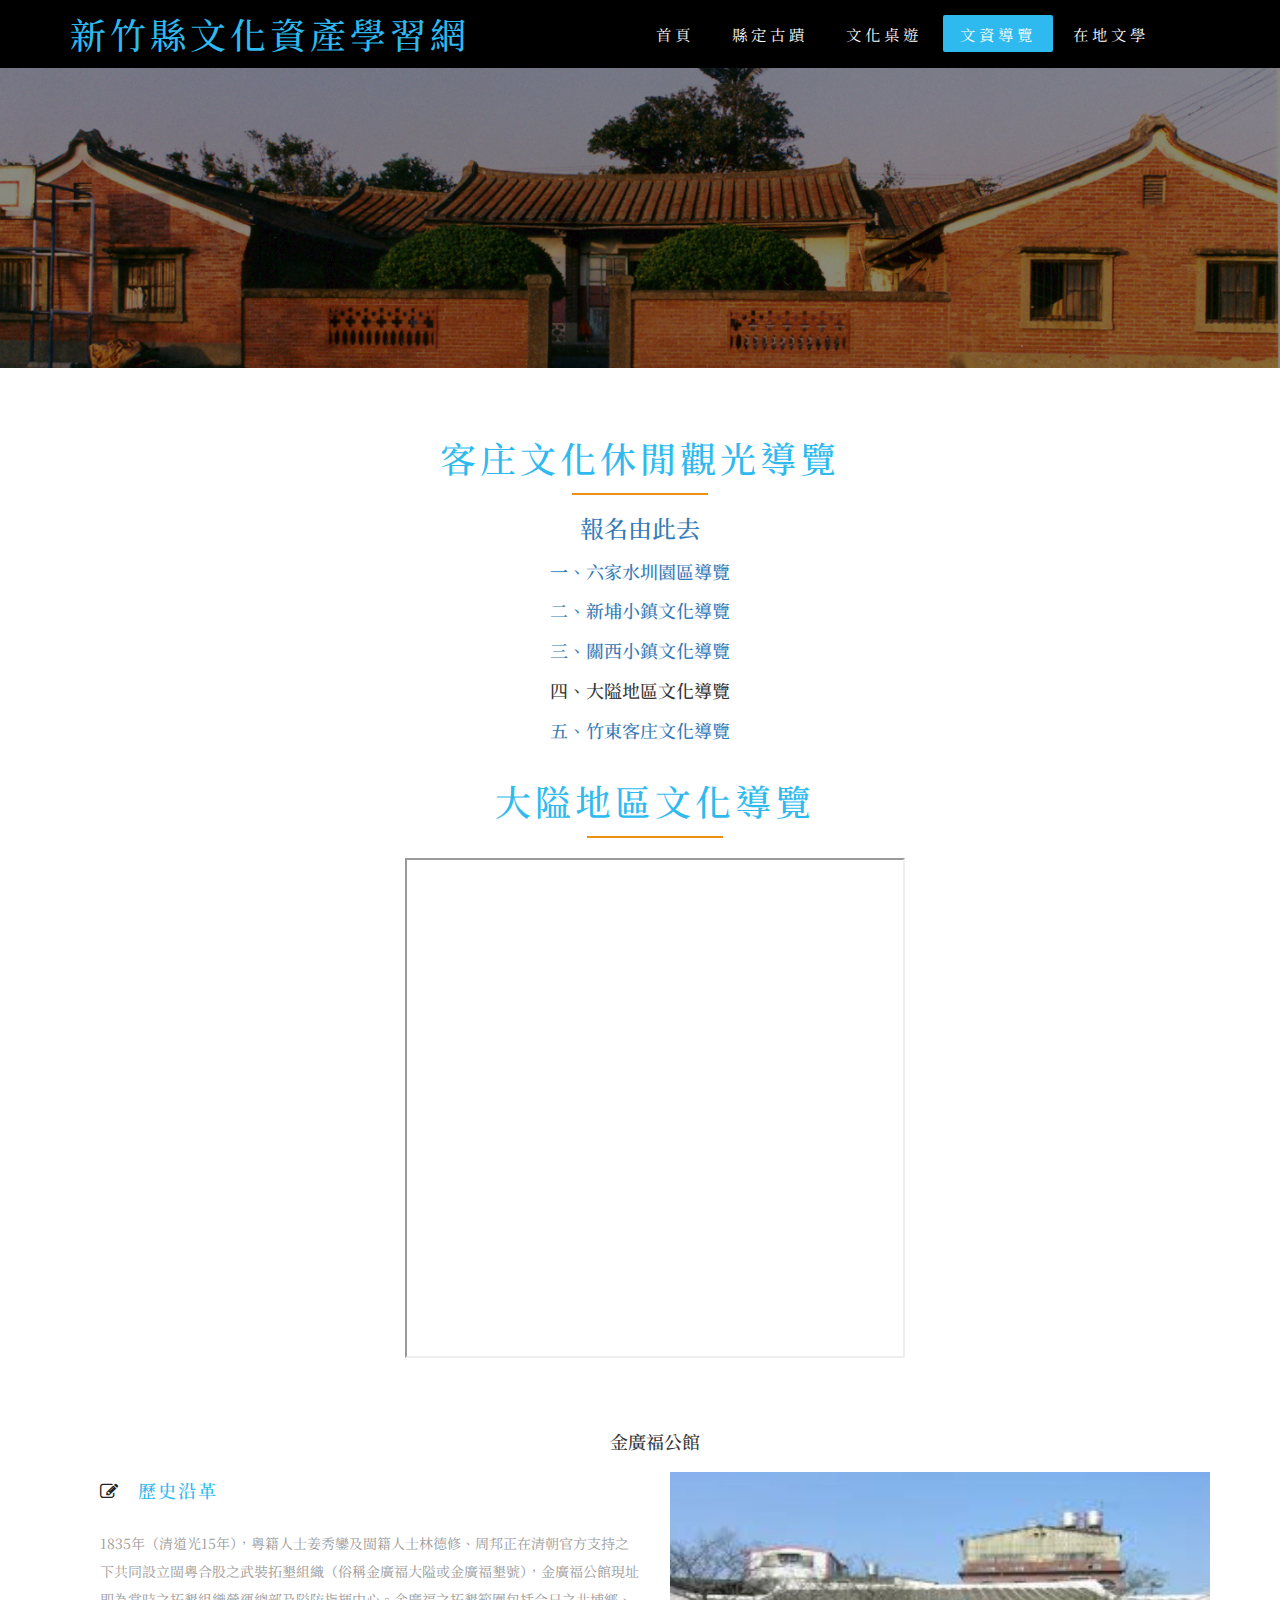
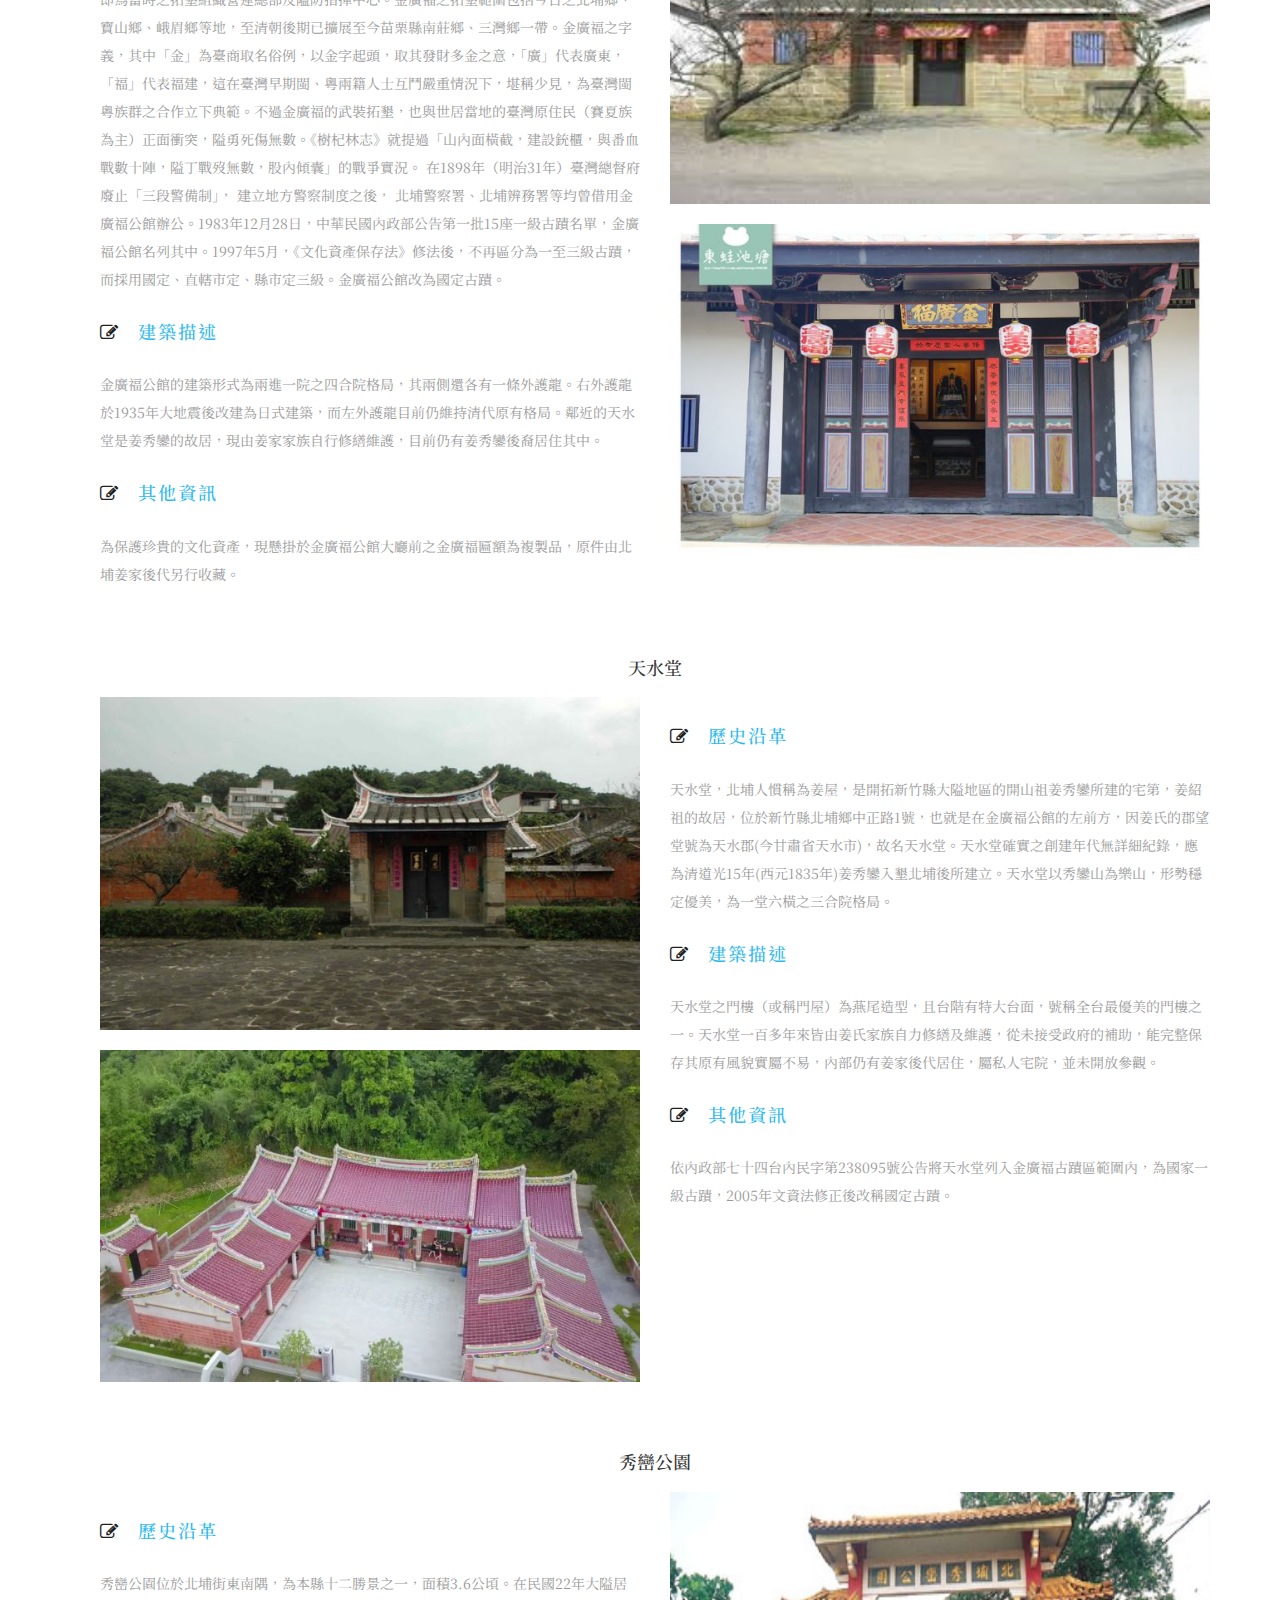
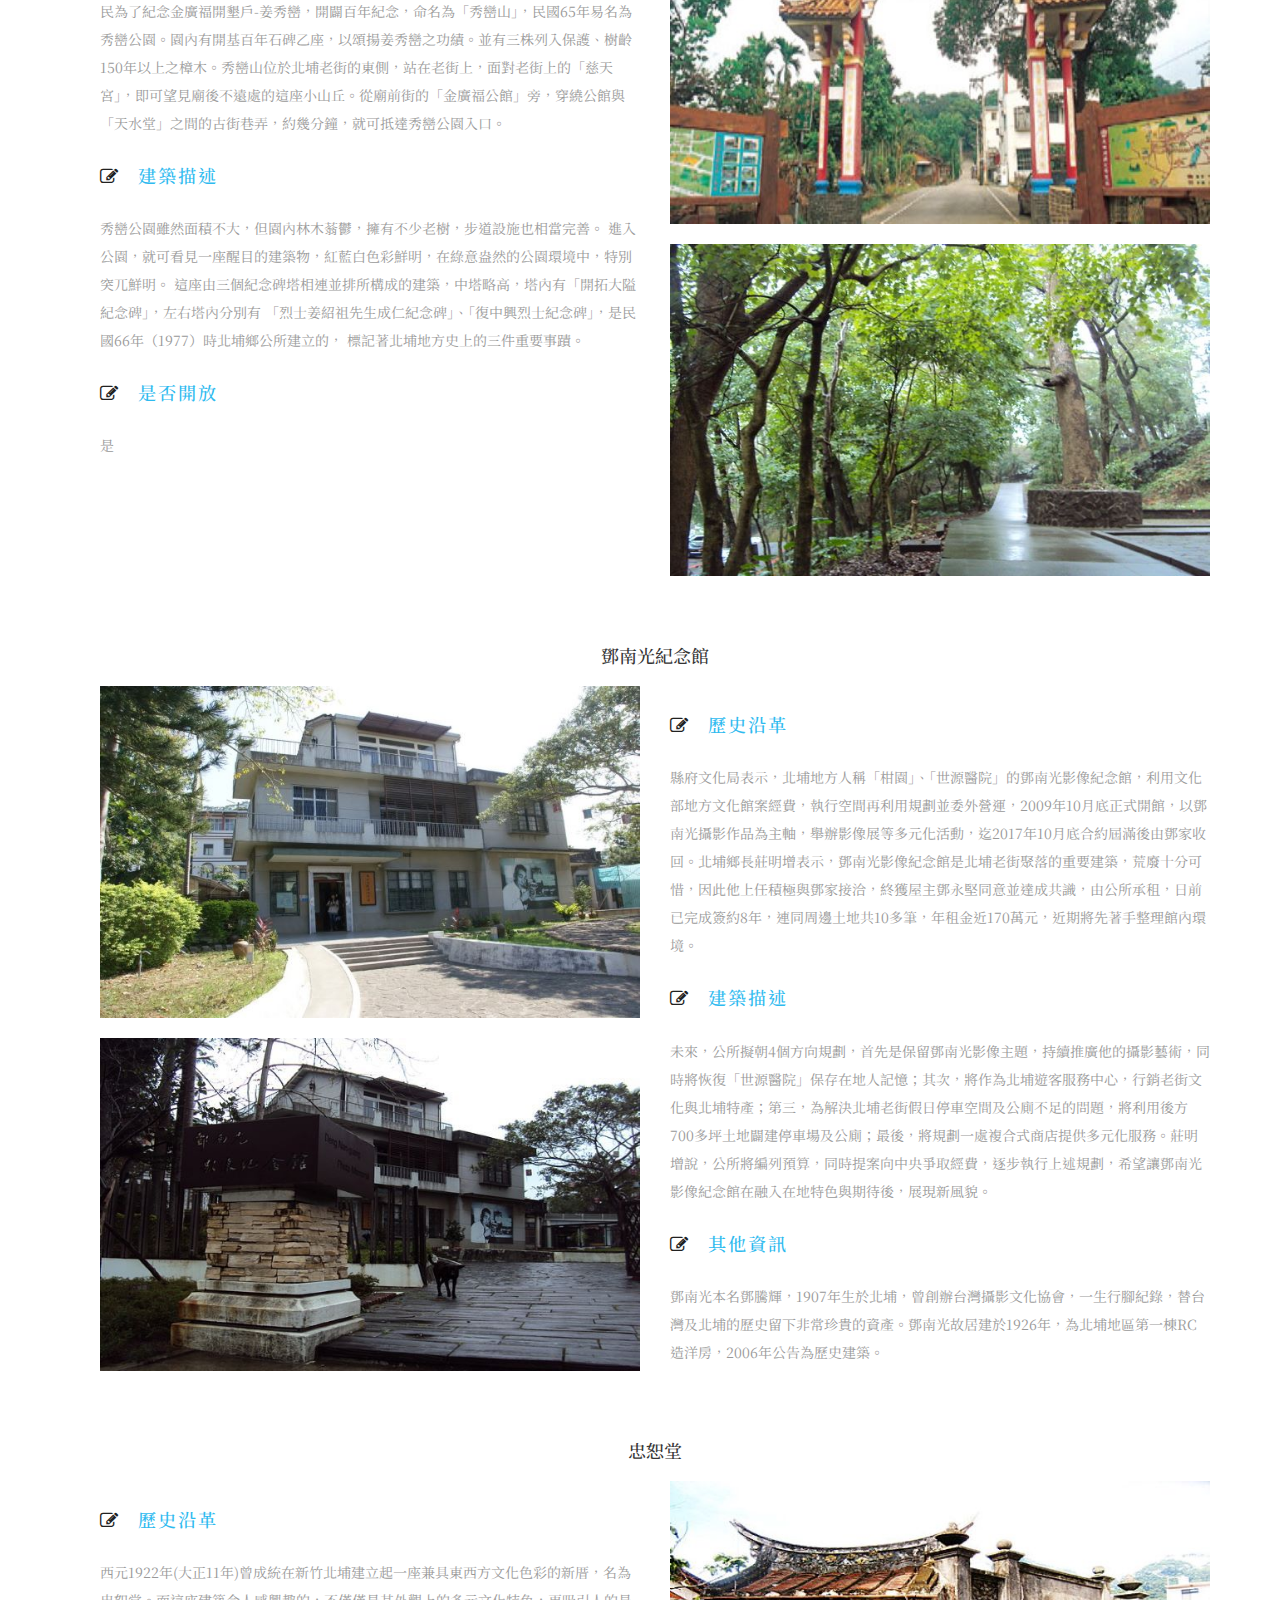
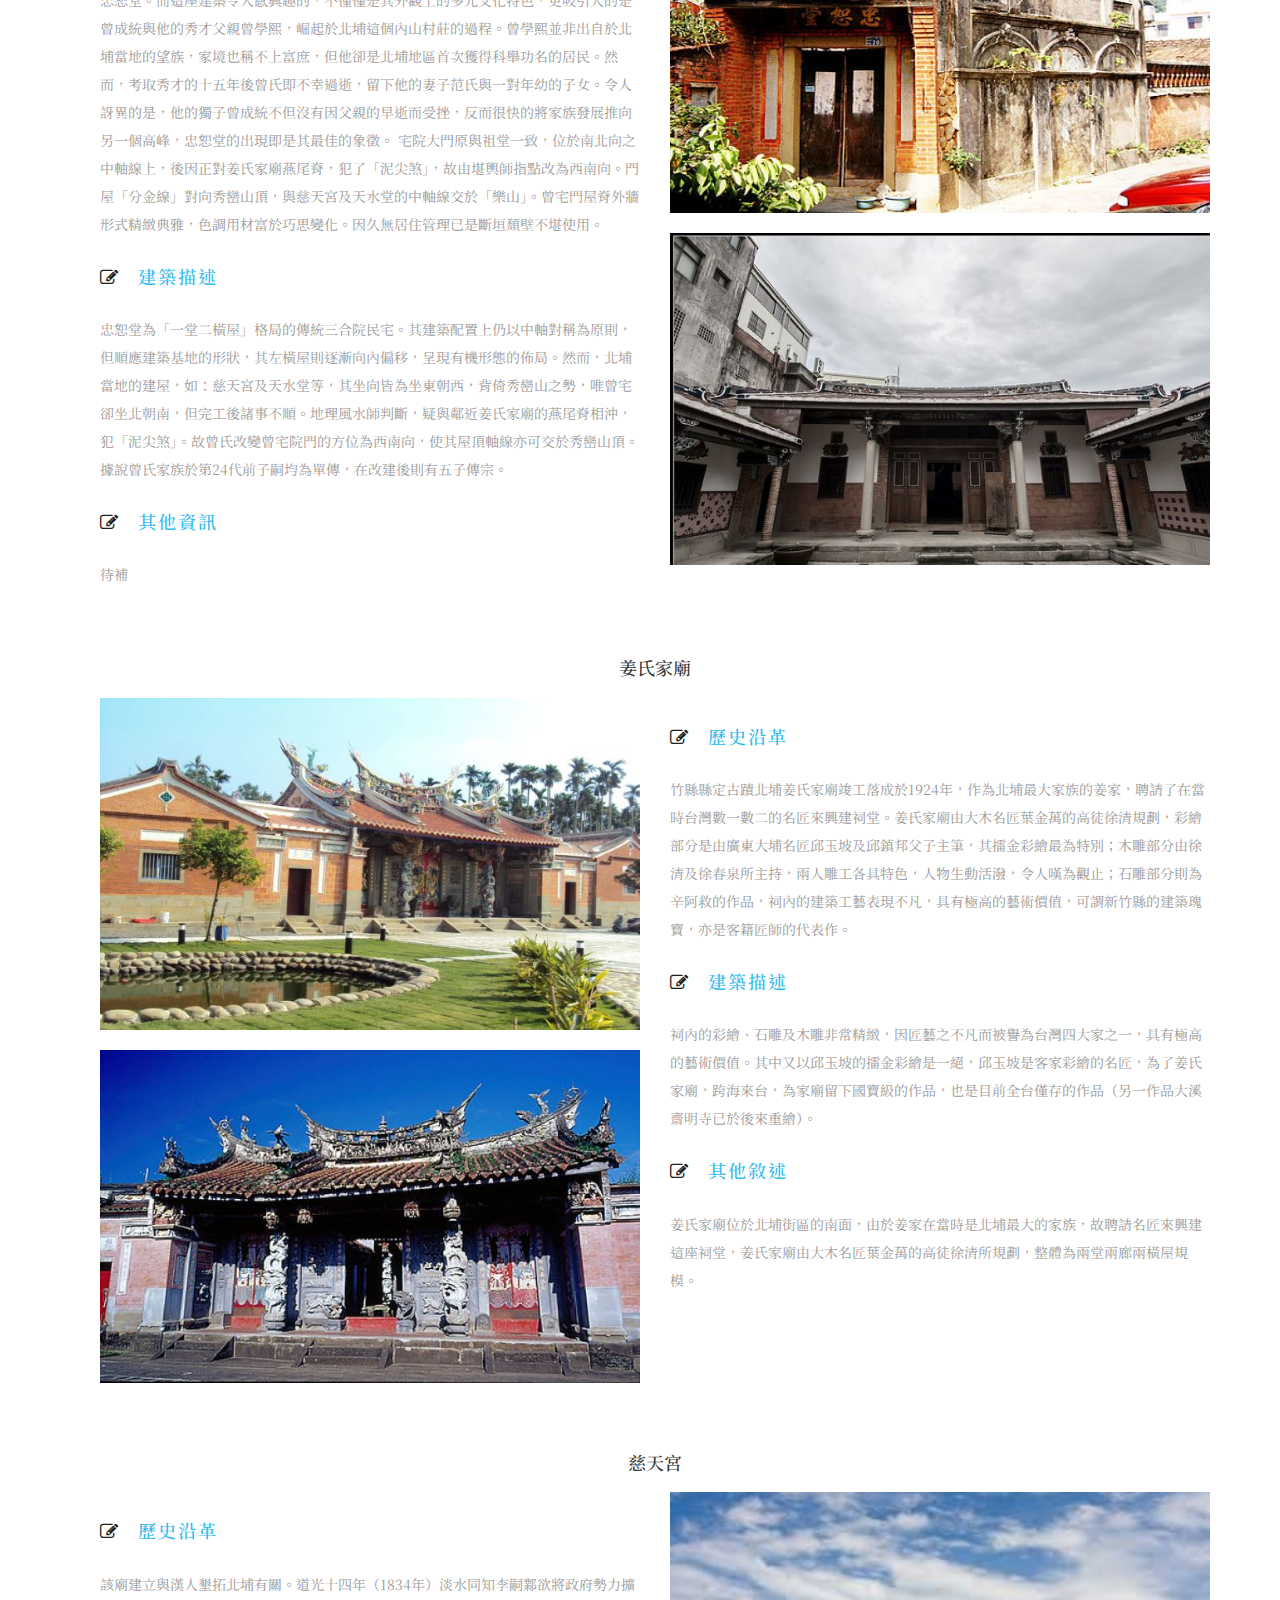
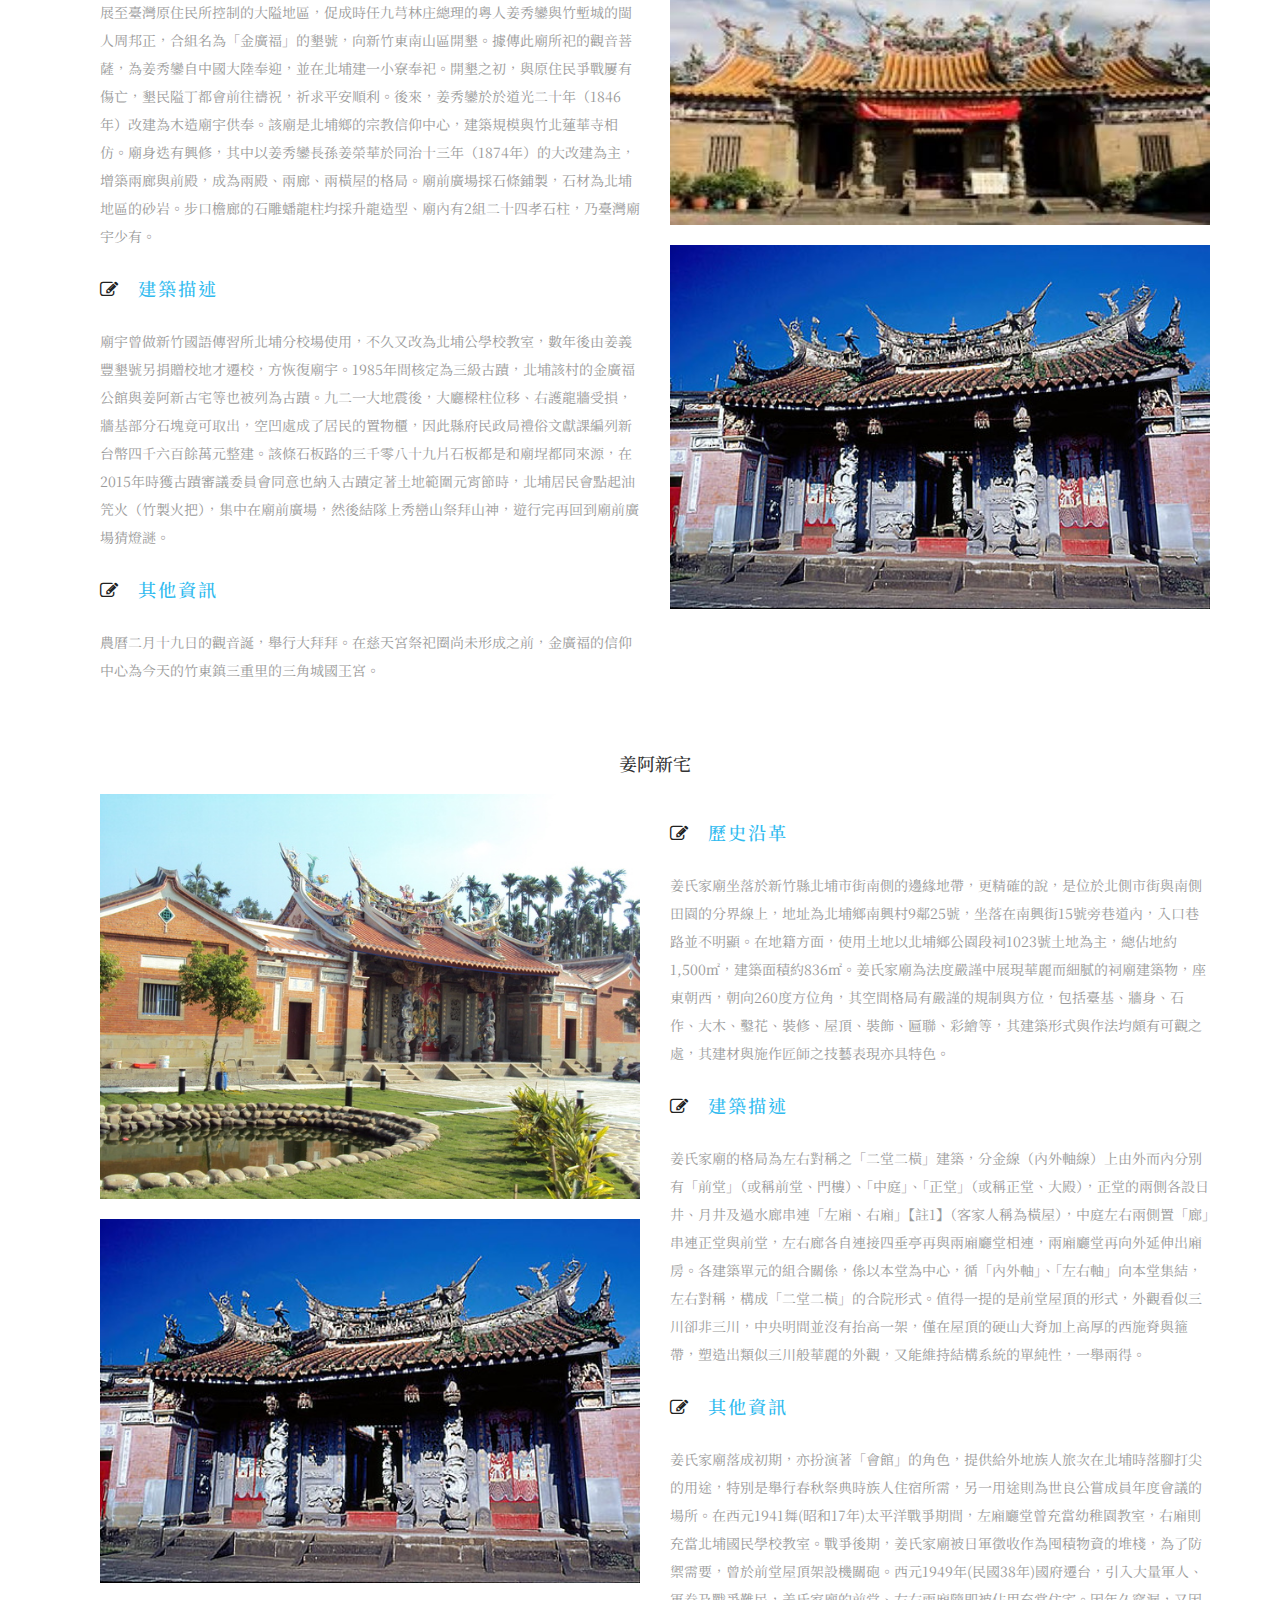
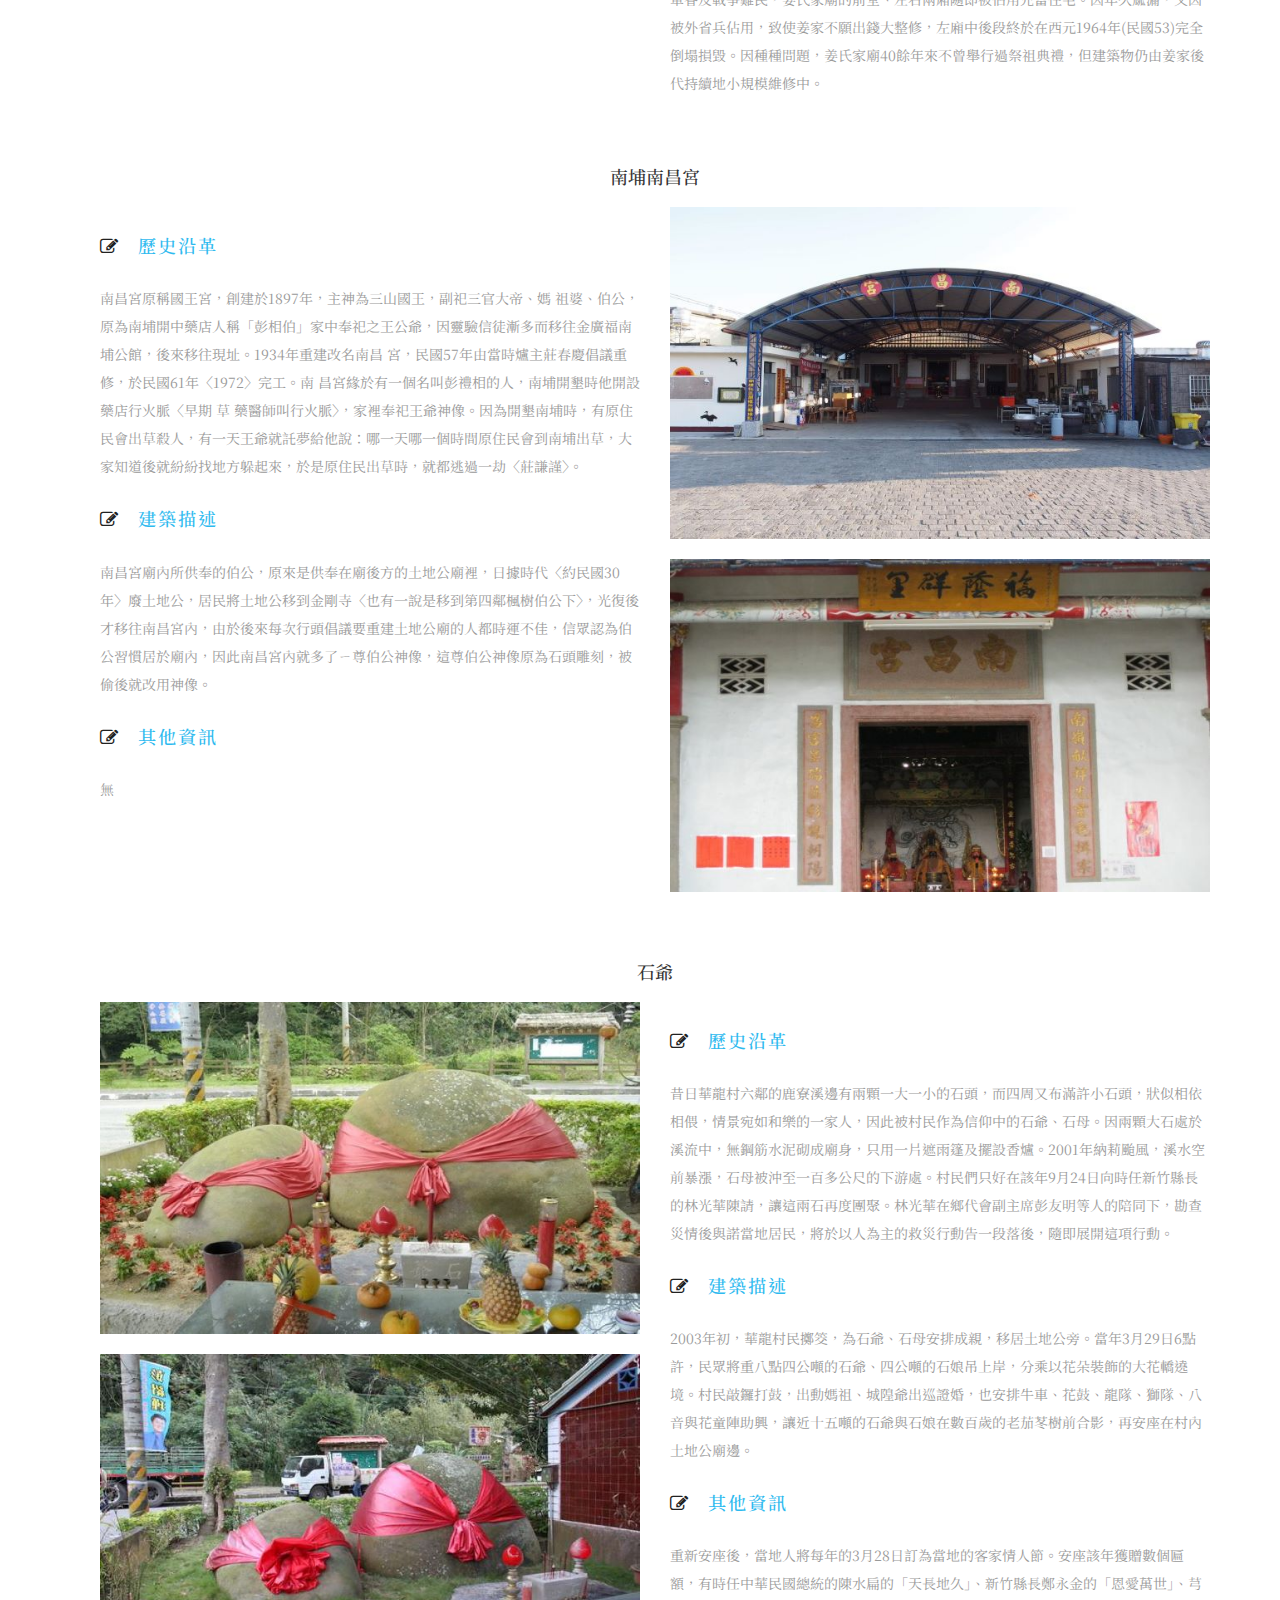
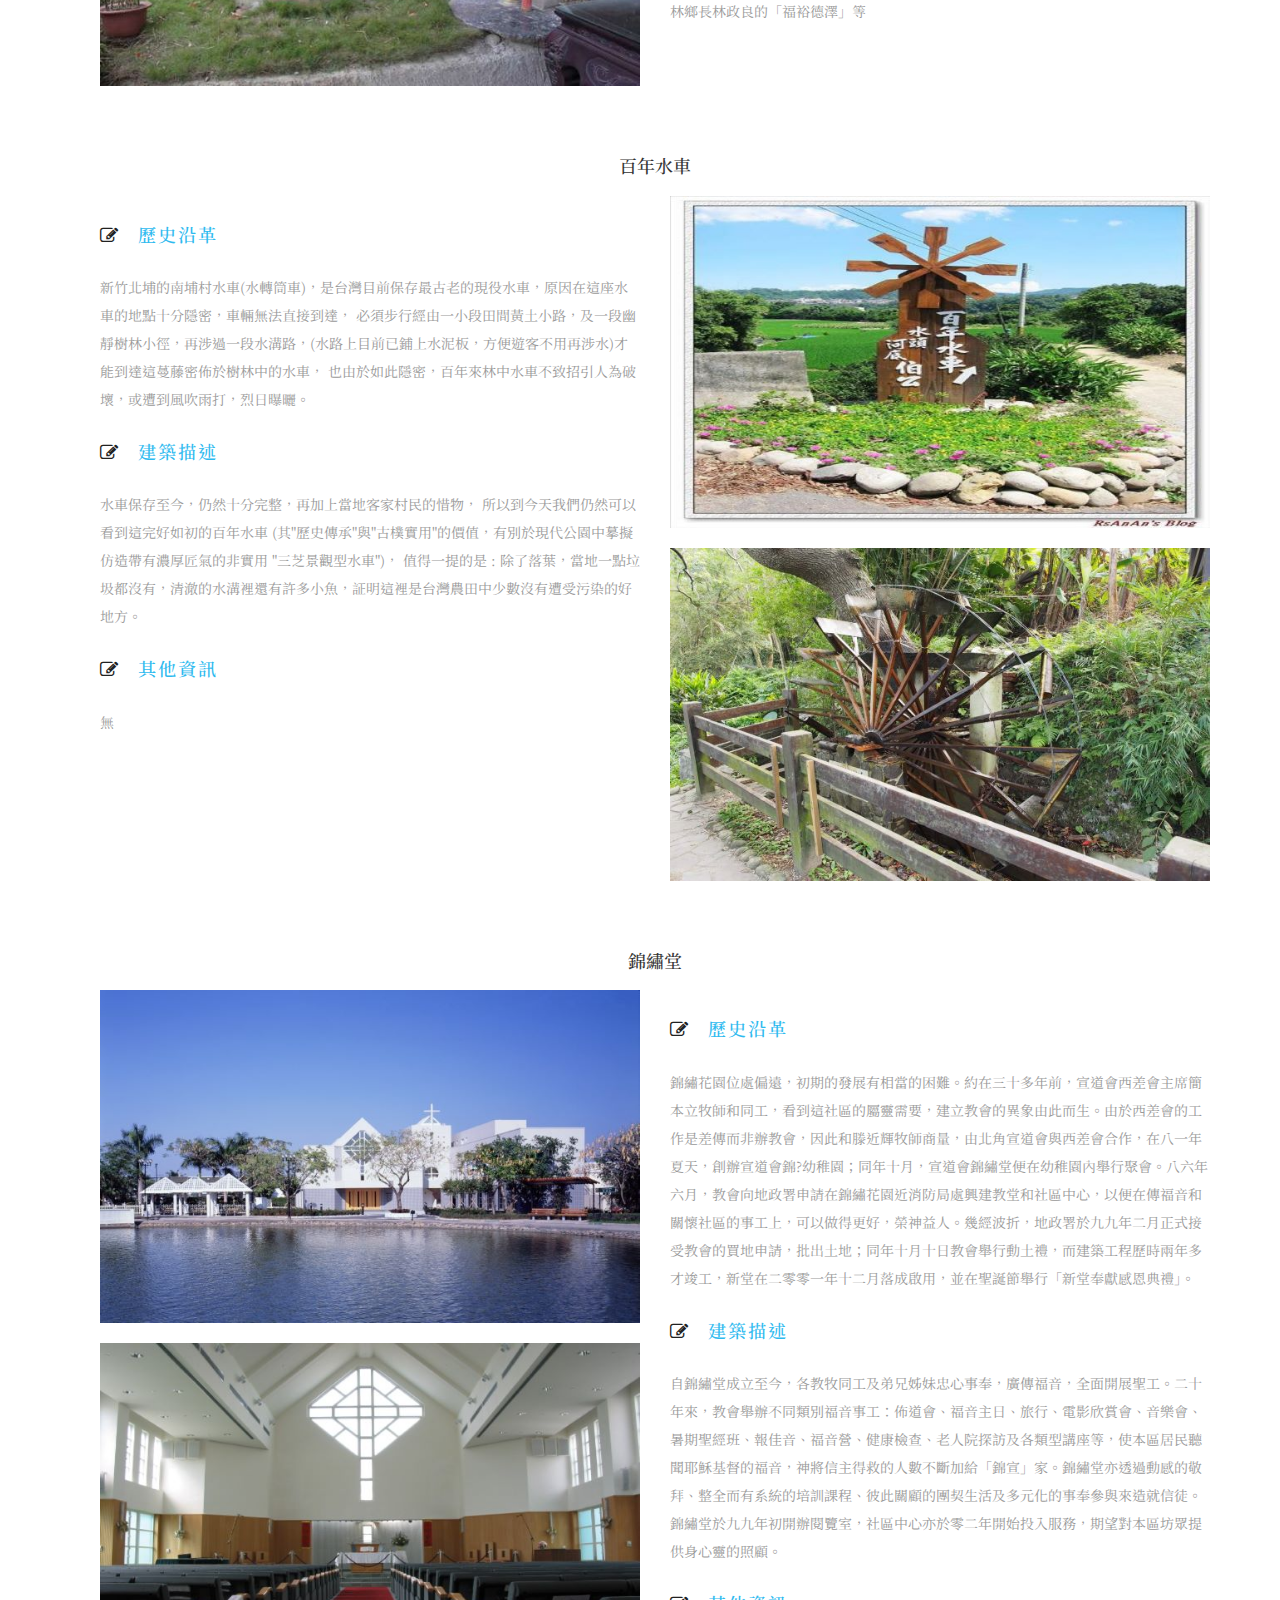
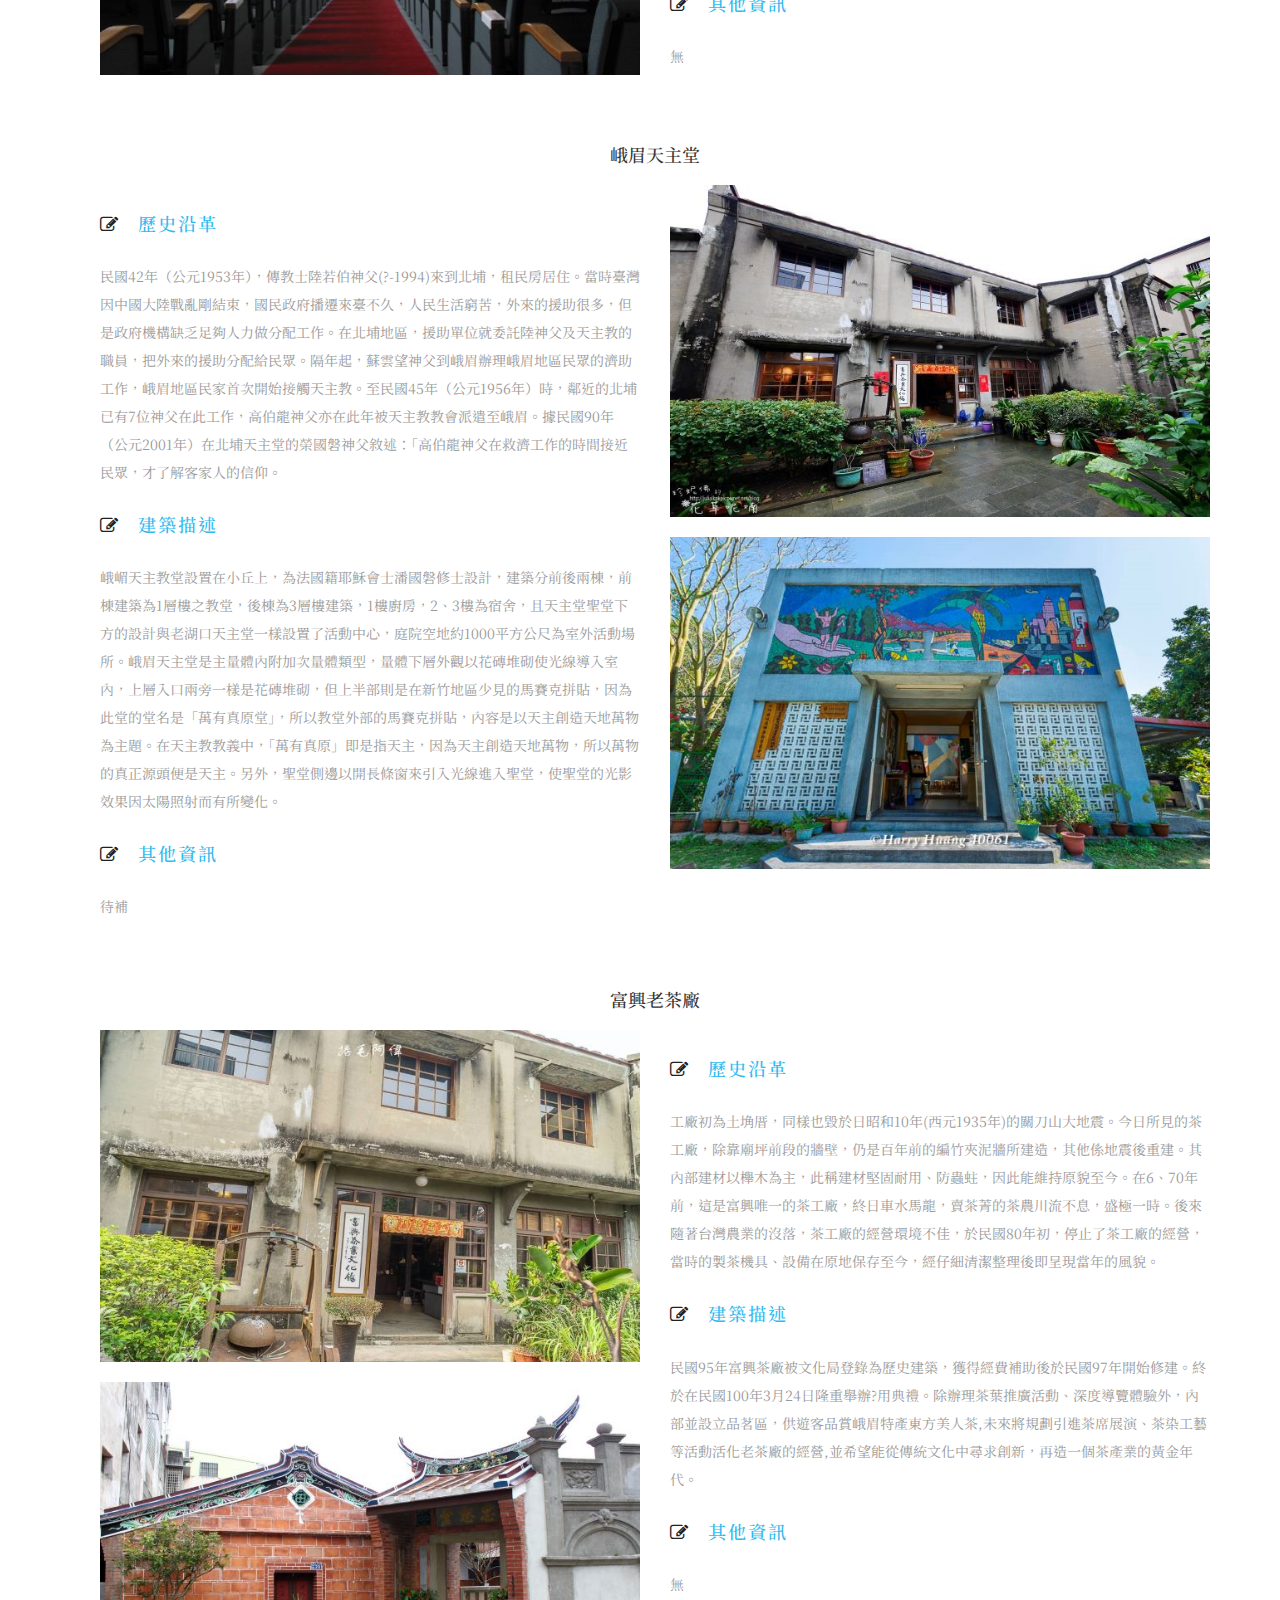
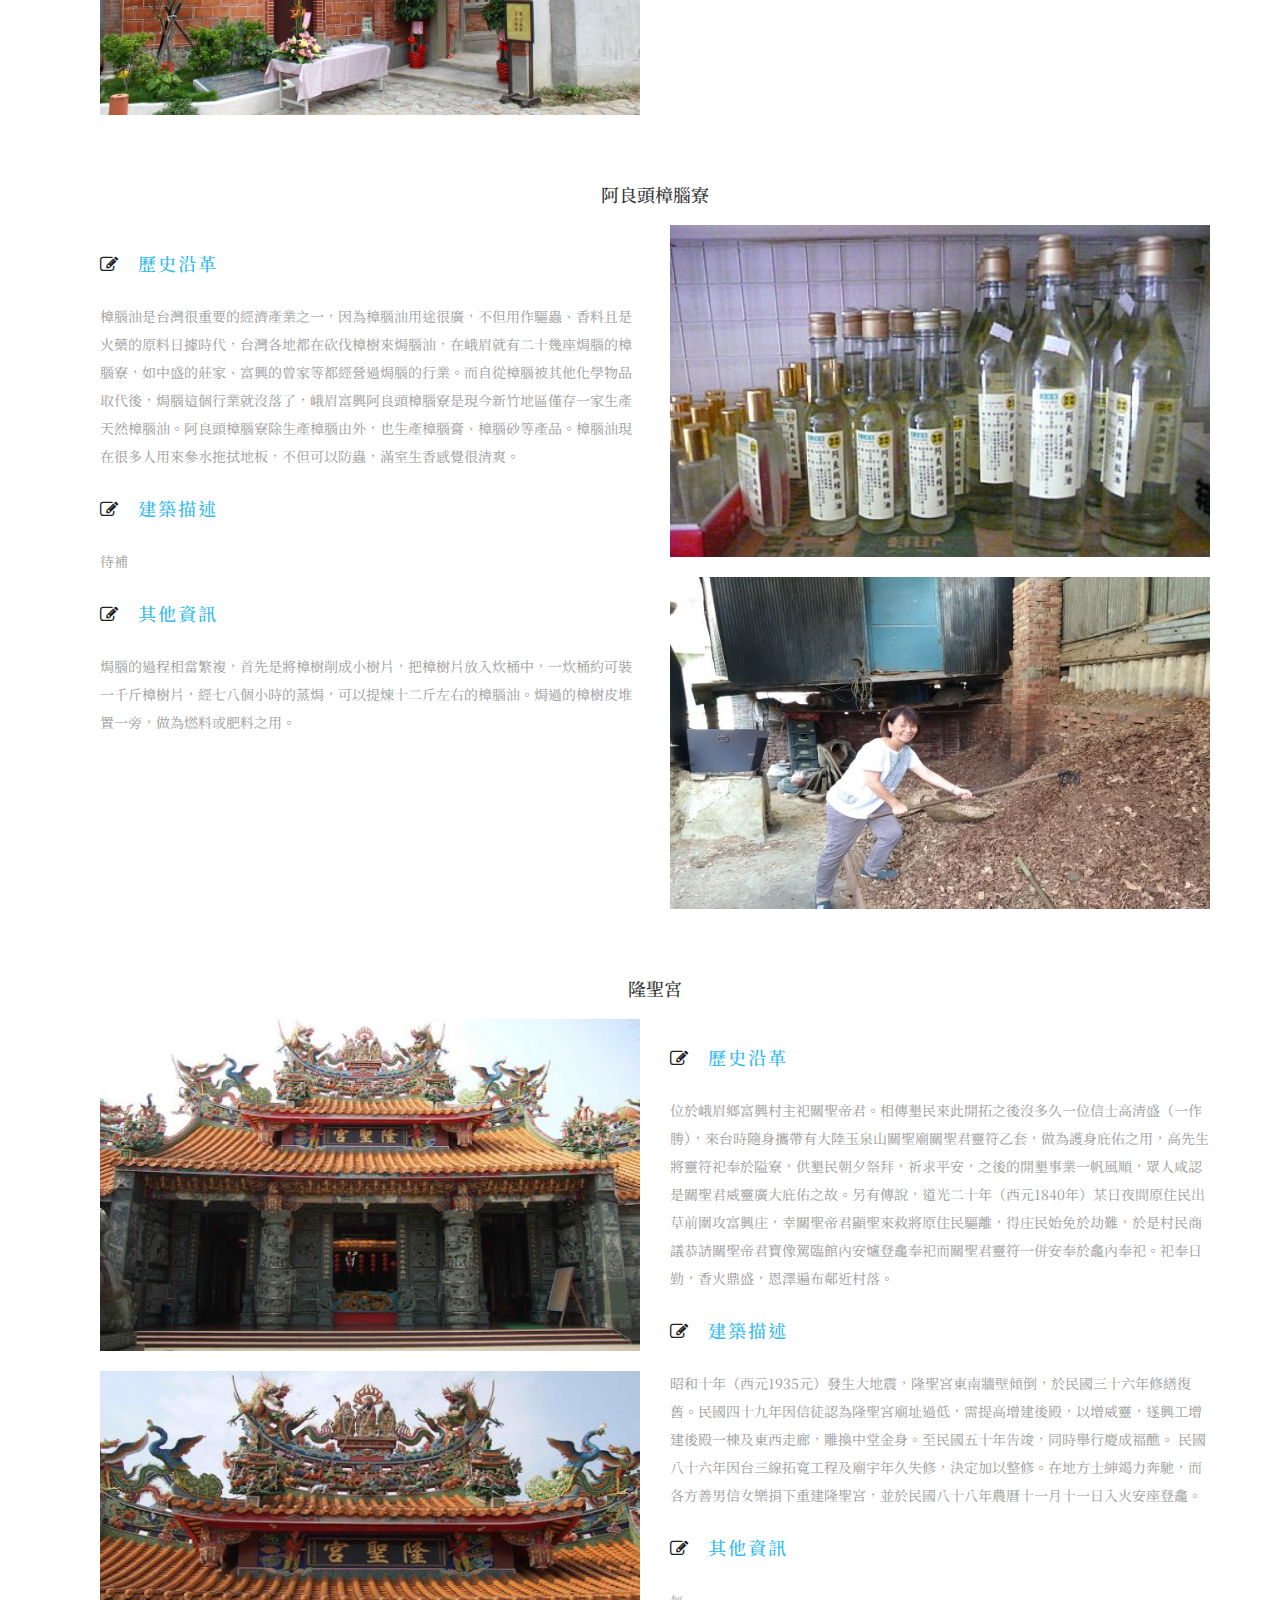
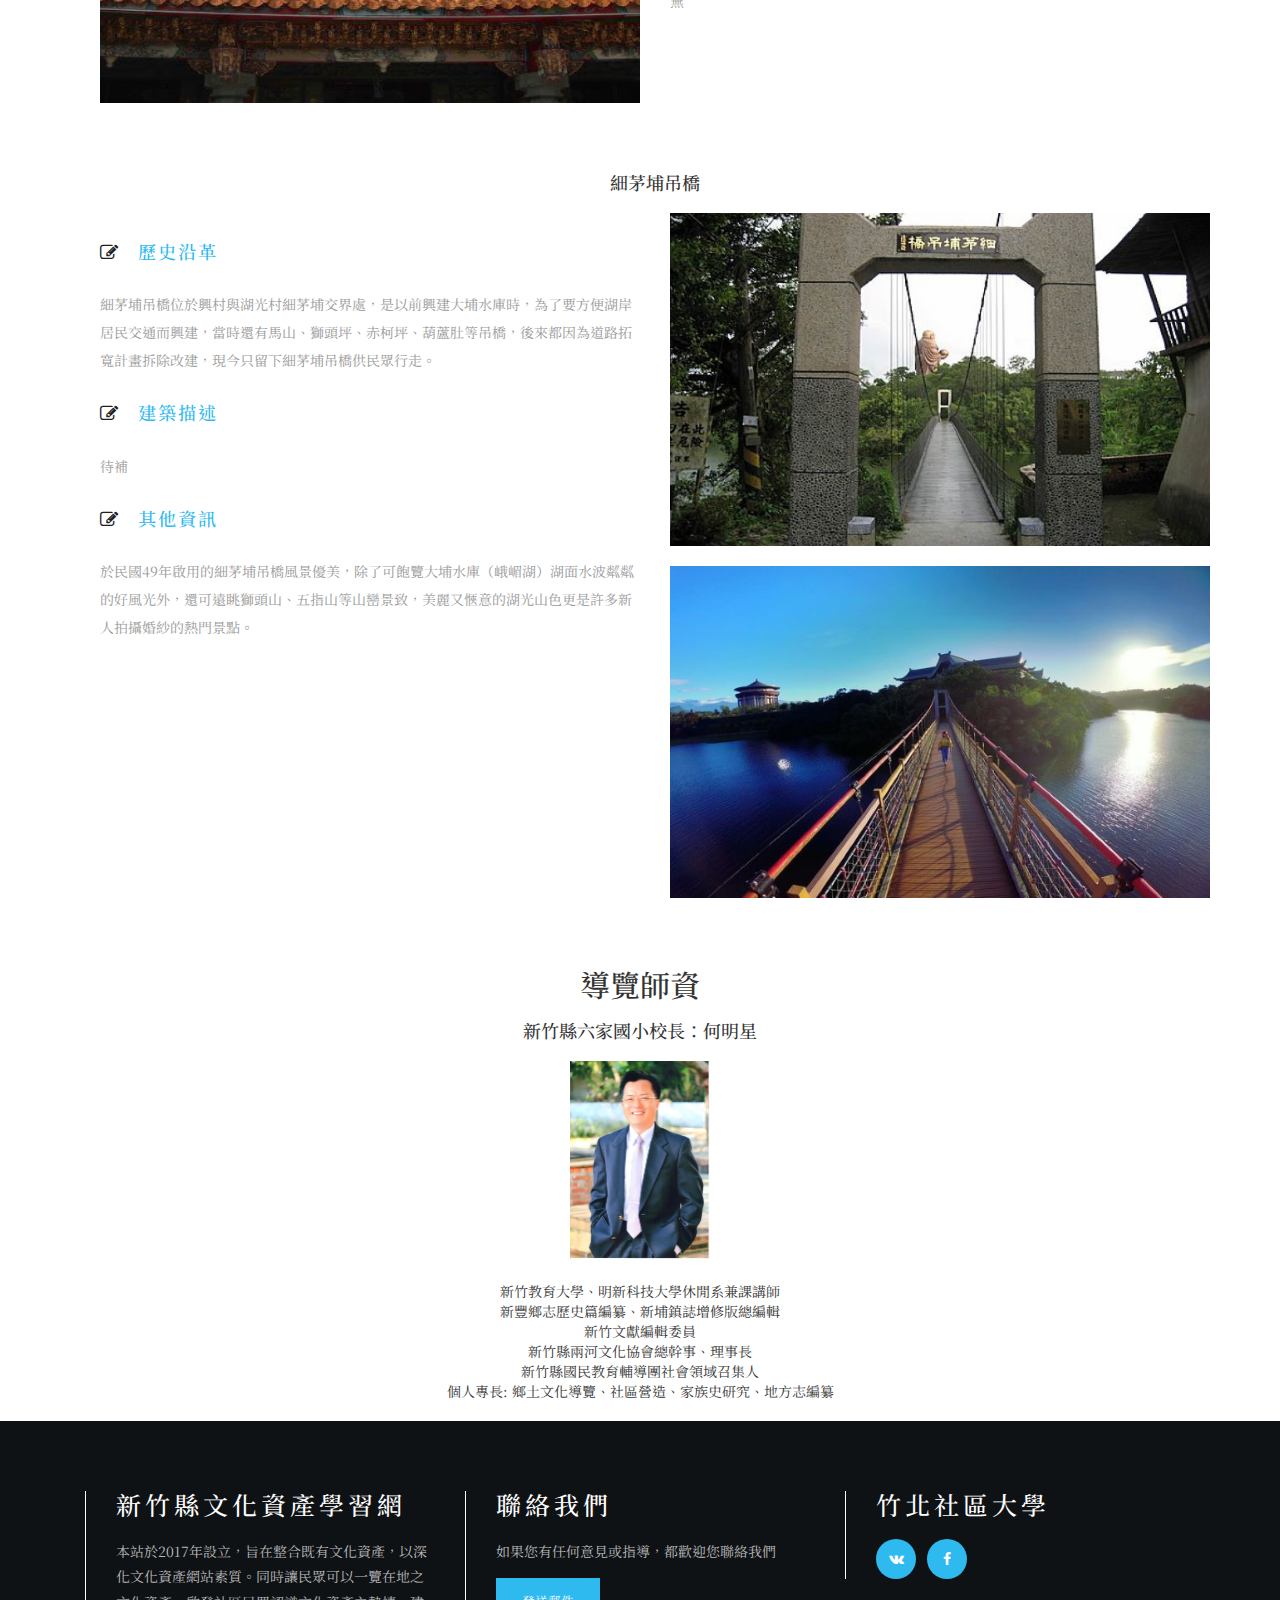
<file: contact4.html>
<!DOCTYPE html>
<html lang="en">
<head>
<title>文資導覽：大隘</title>
<meta name="viewport" content="width=device-width, initial-scale=1">
<meta http-equiv="Content-Type" content="text/html; charset=utf-8" />
<meta name="keywords" content="" />
<script type="application/x-javascript"> addEventListener("load", function() { setTimeout(hideURLbar, 0); }, false); function hideURLbar(){ window.scrollTo(0,1); } </script>
<!-- Custom Theme files -->
<link href="css/bootstrap.css" type="text/css" rel="stylesheet" media="all">
<link href="css/style.css" type="text/css" rel="stylesheet" media="all">
<link href="css/font-awesome.css" rel="stylesheet">   <!-- font-awesome icons -->
<link href="https://fonts.googleapis.com/css?family=Noto+Serif+TC&display=swap" rel="stylesheet">
<!-- //Custom Theme files -->  
<!-- font -->
<link href="http://fonts.googleapis.com/css?family=Oswald:300,400,700&amp;subset=latin-ext" rel="stylesheet">
<link href="http://fonts.googleapis.com/css?family=Roboto:100,100i,300,300i,400,400i,500,500i,700,700i,900,900i" rel="stylesheet">
<!-- //font -->
</head>
<body> 
	<!-- navigation -->
		<div class="top-nav w3-agiletop">
			<div class="container">
				<div class="navbar-header w3llogo">
					<button type="button" class="navbar-toggle collapsed" data-toggle="collapse" data-target="#bs-example-navbar-collapse-1">
						選單
					</button>
					<h1><a href="index.html">新竹縣文化資產學習網</a></h1> 
				</div>
				<!-- Collect the nav links, forms, and other content for toggling -->
				<div class="collapse navbar-collapse" id="bs-example-navbar-collapse-1">
					<div class="w3menu navbar-left">
						<ul class="nav navbar">
								<li><a href="index.html">首頁</a></li>
								<li><a href="gallery.html">縣定古蹟</a></li>
								<li><a href="about.html">文化桌遊</a></li>
								<li><a href="contact.html" class="active">文資導覽</a></li>
								<li><a href="about2.html">在地文學</a></li>
								<!-- <li><a href="#" class="dropdown-toggle" data-toggle="dropdown" role="button" aria-haspopup="true" aria-expanded="false"><span data-letters="Pages">Pages</span><span class="caret"></span></a>
									<ul class="dropdown-menu"> 
										<li><a href="icons.html">Icons</a></li>
										<li><a href="typo.html">Typography</a></li>
									</ul>
								</li>   -->
						    </ul>
					</div>
					<!-- <div class="w3ls-bnr-icons social-icon navbar-right">
						<a href="#" class="social-button twitter"><i class="fa fa-twitter"></i></a>
						<a href="#" class="social-button facebook"><i class="fa fa-facebook"></i></a> 
						<a href="#" class="social-button google"><i class="fa fa-google-plus"></i></a> 
						<a href="#" class="social-button dribbble"><i class="fa fa-dribbble"></i></a> 
					</div>  -->
						<div class="clearfix"> </div>  
				</div>
			</div>	
		</div>	
	<!-- //navigation -->
	<!-- banner -->
		<div class="w3ls-banner-1"> 
		</div>	
	<!-- contact -->
		<div class="mail">
			<div class="container">
				<div class="w3l-heading">
					<h2 class="w3ls_head">客庄文化休閒觀光導覽</h2>
				</div>
				<br>
				<h3 style="text-align:center;"><a href="https://www.facebook.com/zhubei/">報名由此去</a></h3>
				<br>
				<h4 style="text-align:center;">
				<a href="./contact.html">一、六家水圳園區導覽</a></h4>
				<br>
                <h4 style="text-align:center;">
                <a href="./contact2.html">二、新埔小鎮文化導覽</a></h4>
                <br>
                <h4 style="text-align:center;">
                <a href="./contact3.html">三、關西小鎮文化導覽</a></h4>
                <br>
                <h4 style="text-align:center;">
                四、大隘地區文化導覽</h4>
                <br>
                <h4 style="text-align:center;">
                <a href="./contact5.html">五、竹東客庄文化導覽</a></h4>
                <br>
                <br>
                <div class="container"> 
				  <div class="w3l-heading">
					<h2 class="w3ls_head">大隘地區文化導覽</h2>
					<br>
                    <p align="center"><iframe src="https://www.google.com/maps/d/embed?mid=1el__rtyz_YBoj7v6TmLiDF9T8iMbvE4C" width="500" height="500"></iframe></p>
				  </div>
				  
			      <div class="agileits_w3layouts_team_grids w3ls_courses_grids">
			      <h4 style="text-align:center;">金廣福公館</h4>
				    <div class="col-md-6 w3ls_banner_bottom_left w3ls_courses_left">
					  <div class="w3ls_courses_left_grids">
						<div class="w3ls_courses_left_grid">
							<h3><i class="fa fa-pencil-square-o" aria-hidden="true"></i>歷史沿革</h3>
							<p>1835年（清道光15年），粵籍人士姜秀鑾及閩籍人士林德修、周邦正在清朝官方支持之下共同設立閩粵合股之武裝拓墾組織（俗稱金廣福大隘或金廣福墾號），金廣福公館現址即為當時之拓墾組織營運總部及隘防指揮中心。金廣福之拓墾範圍包括今日之北埔鄉、寶山鄉、峨眉鄉等地，至清朝後期已擴展至今苗栗縣南莊鄉、三灣鄉一帶。金廣福之字義，其中「金」為臺商取名俗例，以金字起頭，取其發財多金之意，「廣」代表廣東，「福」代表福建，這在臺灣早期閩、粵兩籍人士互鬥嚴重情況下，堪稱少見，為臺灣閩粵族群之合作立下典範。不過金廣福的武裝拓墾，也與世居當地的臺灣原住民（賽夏族為主）正面衝突，隘勇死傷無數。《樹杞林志》就提過「山內面橫截，建設銃櫃，與番血戰數十陣，隘丁戰歿無數，股內傾囊」的戰爭實況。 在1898年（明治31年）臺灣總督府廢止「三段警備制」， 建立地方警察制度之後， 北埔警察署、北埔辨務署等均曾借用金廣福公館辦公。1983年12月28日，中華民國內政部公告第一批15座一級古蹟名單，金廣福公館名列其中。1997年5月，《文化資產保存法》修法後，不再區分為一至三級古蹟，而採用國定、直轄市定、縣市定三級。金廣福公館改為國定古蹟。
							</p>
						</div>
						<div class="w3ls_courses_left_grid">
							<h3><i class="fa fa-pencil-square-o" aria-hidden="true"></i>建築描述</h3>
							<p>金廣福公館的建築形式為兩進一院之四合院格局，其兩側還各有一條外護龍。右外護龍於1935年大地震後改建為日式建築，而左外護龍目前仍維持清代原有格局。鄰近的天水堂是姜秀鑾的故居，現由姜家家族自行修繕維護，目前仍有姜秀鑾後裔居住其中。
                            </p>
						</div>
						<div class="w3ls_courses_left_grid">
							<h3><i class="fa fa-pencil-square-o" aria-hidden="true"></i>其他資訊</h3>
							<p>為保護珍貴的文化資產，現懸掛於金廣福公館大廳前之金廣福匾額為複製品，原件由北埔姜家後代另行收藏。
                            </p>
						</div>
					  </div>
				    </div>
				    <br>
				    <div class="col-md-6 agileits_courses_right">
					  <img src="images/c47.jpg" alt=" " class="img-responsive" />
					  <br>
					  <img src="images/c47_2.jpg" alt=" " class="img-responsive" />
				    </div>
				  </div>
                </div>

                <div class="container" style="margin-top:0px">
				  <div class="agileits_w3layouts_team_grids w3ls_courses_grids">
                    <h4 style="text-align:center;">天水堂</h4>
                    <br>
                    <div class="col-md-6 w3ls_banner_bottom_left w3ls_courses_left">
					  <div class="w3ls_courses_left_grids">
					    <img src="images/c48.jpg" alt=" " class="img-responsive" />
					    <br>
					    <img src="images/c48_2.jpg" alt=" " class="img-responsive" />
					  </div>
				    </div>

				    <div class="col-md-6 agileits_courses_right">
					  <div class="w3ls_courses_left_grids">
						<div class="w3ls_courses_left_grid">
							<h3><i class="fa fa-pencil-square-o" aria-hidden="true"></i>歷史沿革</h3>
							<p>天水堂，北埔人慣稱為姜屋，是開拓新竹縣大隘地區的開山祖姜秀鑾所建的宅第，姜紹祖的故居，位於新竹縣北埔鄉中正路1號，也就是在金廣福公館的左前方，因姜氏的郡望堂號為天水郡(今甘肅省天水市)，故名天水堂。天水堂確實之創建年代無詳細紀錄，應為清道光15年(西元1835年)姜秀鑾入墾北埔後所建立。天水堂以秀鑾山為樂山，形勢穩定優美，為一堂六橫之三合院格局。
							</p>
						</div>
						<div class="w3ls_courses_left_grid">
							<h3><i class="fa fa-pencil-square-o" aria-hidden="true"></i>建築描述</h3>
							<p>天水堂之門樓（或稱門屋）為燕尾造型，且台階有特大台面，號稱全台最優美的門樓之一。天水堂一百多年來皆由姜氏家族自力修繕及維護，從未接受政府的補助，能完整保存其原有風貌實屬不易，內部仍有姜家後代居住，屬私人宅院，並未開放參觀。
                            </p>
						</div>
						<div class="w3ls_courses_left_grid">
							<h3><i class="fa fa-pencil-square-o" aria-hidden="true"></i>其他資訊</h3>
							<p>依內政部七十四台內民字第238095號公告將天水堂列入金廣福古蹟區範圍內，為國家一級古蹟，2005年文資法修正後改稱國定古蹟。
                            </p>
						</div>
					  </div>
				    </div>
				  </div>
				</div>

                <div class="container" style="margin-top:0px">
                  <div class="agileits_w3layouts_team_grids w3ls_courses_grids">
			        <h4 style="text-align:center;">秀巒公園</h4>
			        <br>
				    <div class="col-md-6 w3ls_banner_bottom_left w3ls_courses_left">
					  <div class="w3ls_courses_left_grids">
						<div class="w3ls_courses_left_grid">
						  <h3><i class="fa fa-pencil-square-o" aria-hidden="true"></i>歷史沿革</h3>
						  <p>秀巒公園位於北埔街東南隅，為本縣十二勝景之一，面積3.6公頃。在民國22年大隘居民為了紀念金廣福開墾戶-姜秀巒，開闢百年紀念，命名為「秀巒山」，民國65年易名為秀巒公園。園內有開基百年石碑乙座，以頌揚姜秀巒之功績。並有三株列入保護、樹齡150年以上之樟木。秀巒山位於北埔老街的東側，站在老街上，面對老街上的「慈天宮」，即可望見廟後不遠處的這座小山丘。從廟前街的「金廣福公館」旁，穿繞公館與「天水堂」之間的古街巷弄，約幾分鐘，就可抵達秀巒公園入口。
						  </p>
						</div>
						<div class="w3ls_courses_left_grid">
						  <h3><i class="fa fa-pencil-square-o" aria-hidden="true"></i>建築描述</h3>
						  <p>秀巒公園雖然面積不大，但園內林木蓊鬱，擁有不少老樹，步道設施也相當完善。 進入公園，就可看見一座醒目的建築物，紅藍白色彩鮮明，在綠意盎然的公園環境中，特別突兀鮮明。 這座由三個紀念碑塔相連並排所構成的建築，中塔略高，塔內有「開拓大隘紀念碑」，左右塔內分別有 「烈士姜紹祖先生成仁紀念碑」、「復中興烈士紀念碑」，是民國66年（1977）時北埔鄉公所建立的， 標記著北埔地方史上的三件重要事蹟。
                          </p>
						</div>
						<div class="w3ls_courses_left_grid">
						  <h3><i class="fa fa-pencil-square-o" aria-hidden="true"></i>是否開放</h3>
						  <p>是
                          </p>
						</div>
					  </div>
				    </div>
				    <div class="col-md-6 agileits_courses_right">
					  <img src="images/c49.jpg" alt=" " class="img-responsive" />
					  <br>
					  <img src="images/c49_2.jpg" alt=" " class="img-responsive" />
				    </div>
				  </div>
                </div>
				    <!-- <div class="clearfix"> </div> -->
                
                <div class="container" style="margin-top:0px">
				  <div class="agileits_w3layouts_team_grids w3ls_courses_grids">
                    <h4 style="text-align:center;">鄧南光紀念館</h4>
                    <br>
                    <div class="col-md-6 w3ls_banner_bottom_left w3ls_courses_left">
					  <div class="w3ls_courses_left_grids">
					    <img src="images/c50.jpg" alt=" " class="img-responsive" />
					    <br>
					    <img src="images/c50_2.jpg" alt=" " class="img-responsive" />
					  </div>
				    </div>

				    <div class="col-md-6 agileits_courses_right">
					  <div class="w3ls_courses_left_grids">
						<div class="w3ls_courses_left_grid">
							<h3><i class="fa fa-pencil-square-o" aria-hidden="true"></i>歷史沿革</h3>
							<p>縣府文化局表示，北埔地方人稱「柑園」、「世源醫院」的鄧南光影像紀念館，利用文化部地方文化館案經費，執行空間再利用規劃並委外營運，2009年10月底正式開館，以鄧南光攝影作品為主軸，舉辦影像展等多元化活動，迄2017年10月底合約屆滿後由鄧家收回。北埔鄉長莊明增表示，鄧南光影像紀念館是北埔老街聚落的重要建築，荒廢十分可惜，因此他上任積極與鄧家接洽，終獲屋主鄧永堅同意並達成共識，由公所承租，日前已完成簽約8年，連同周邊土地共10多筆，年租金近170萬元，近期將先著手整理館內環境。 
							</p>
						</div>
						<div class="w3ls_courses_left_grid">
							<h3><i class="fa fa-pencil-square-o" aria-hidden="true"></i>建築描述</h3>
							<p>未來，公所擬朝4個方向規劃，首先是保留鄧南光影像主題，持續推廣他的攝影藝術，同時將恢復「世源醫院」保存在地人記憶；其次，將作為北埔遊客服務中心，行銷老街文化與北埔特產；第三，為解決北埔老街假日停車空間及公廁不足的問題，將利用後方700多坪土地闢建停車場及公廁；最後，將規劃一處複合式商店提供多元化服務。莊明增說，公所將編列預算，同時提案向中央爭取經費，逐步執行上述規劃，希望讓鄧南光影像紀念館在融入在地特色與期待後，展現新風貌。   
                            </p>
						</div>
						<div class="w3ls_courses_left_grid">
							<h3><i class="fa fa-pencil-square-o" aria-hidden="true"></i>其他資訊</h3>
							<p>鄧南光本名鄧騰輝，1907年生於北埔，曾創辦台灣攝影文化協會，一生行腳紀錄，替台灣及北埔的歷史留下非常珍貴的資產。鄧南光故居建於1926年，為北埔地區第一棟RC造洋房，2006年公告為歷史建築。
                            </p>
						</div>
					  </div>
				    </div>
				  </div>
				</div>

                <div class="container" style="margin-top:0px">
                  <div class="agileits_w3layouts_team_grids w3ls_courses_grids">
			        <h4 style="text-align:center;">忠恕堂</h4>
			        <br>
				    <div class="col-md-6 w3ls_banner_bottom_left w3ls_courses_left">
					  <div class="w3ls_courses_left_grids">
						<div class="w3ls_courses_left_grid">
						  <h3><i class="fa fa-pencil-square-o" aria-hidden="true"></i>歷史沿革</h3>
						  <p>西元1922年(大正11年)曾成統在新竹北埔建立起一座兼具東西方文化色彩的新厝，名為忠恕堂。而這座建築令人感興趣的，不僅僅是其外觀上的多元文化特色，更吸引人的是曾成統與他的秀才父親曾學熙，崛起於北埔這個內山村莊的過程。曾學熙並非出自於北埔當地的望族，家境也稱不上富庶，但他卻是北埔地區首次獲得科舉功名的居民。然而，考取秀才的十五年後曾氏即不幸過逝，留下他的妻子范氏與一對年幼的子女。令人訝異的是，他的獨子曾成統不但沒有因父親的早逝而受挫，反而很快的將家族發展推向另一個高峰，忠恕堂的出現即是其最佳的象徵。 宅院大門原與祖堂一致，位於南北向之中軸線上，後因正對姜氏家廟燕尾脊，犯了「泥尖煞」，故由堪輿師指點改為西南向。門屋「分金線」對向秀巒山頂，與慈天宮及天水堂的中軸線交於「樂山」。曾宅門屋脊外牆形式精緻典雅，色調用材富於巧思變化。因久無居住管理已是斷垣頹壁不堪使用。
						  </p>
						</div>
						<div class="w3ls_courses_left_grid">
						  <h3><i class="fa fa-pencil-square-o" aria-hidden="true"></i>建築描述</h3>
						  <p>忠恕堂為「一堂二橫屋」格局的傳統三合院民宅。其建築配置上仍以中軸對稱為原則，但順應建築基地的形狀，其左橫屋則逐漸向內偏移，呈現有機形態的佈局。然而，北埔當地的建屋，如：慈天宮及天水堂等，其坐向皆為坐東朝西，背倚秀巒山之勢，唯曾宅卻坐北朝南，但完工後諸事不順。地理風水師判斷，疑與鄰近姜氏家廟的燕尾脊相沖，犯「泥尖煞」。故曾氏改變曾宅院門的方位為西南向，使其屋頂軸線亦可交於秀巒山頂。據說曾氏家族於第24代前子嗣均為單傳，在改建後則有五子傳宗。
                          </p>
						</div>
						<div class="w3ls_courses_left_grid">
						  <h3><i class="fa fa-pencil-square-o" aria-hidden="true"></i>其他資訊</h3>
						  <p>待補
                          </p>
						</div>
					  </div>
				    </div>
				    <div class="col-md-6 agileits_courses_right">
					  <img src="images/c51.jpg" alt=" " class="img-responsive" />
					  <br>
					  <img src="images/c51_2.jpg" alt=" " class="img-responsive" />
				    </div>
				  </div>
                </div>
                    <!-- <div class="clearfix"> </div> -->

                <div class="container" style="margin-top:0px">
				  <div class="agileits_w3layouts_team_grids w3ls_courses_grids">
                    <h4 style="text-align:center;">姜氏家廟</h4>
                    <br>
                    <div class="col-md-6 w3ls_banner_bottom_left w3ls_courses_left">
					  <div class="w3ls_courses_left_grids">
					    <img src="images/c52.jpg" alt=" " class="img-responsive" />
					    <br>
					    <img src="images/c52_2.jpg" alt=" " class="img-responsive" />
					  </div>
				    </div>

				    <div class="col-md-6 agileits_courses_right">
					  <div class="w3ls_courses_left_grids">
						<div class="w3ls_courses_left_grid">
							<h3><i class="fa fa-pencil-square-o" aria-hidden="true"></i>歷史沿革</h3>
							<p>竹縣縣定古蹟北埔姜氏家廟竣工落成於1924年，作為北埔最大家族的姜家，聘請了在當時台灣數一數二的名匠來興建祠堂。姜氏家廟由大木名匠葉金萬的高徒徐清規劃，彩繪部分是由廣東大埔名匠邱玉坡及邱鎮邦父子主筆，其擂金彩繪最為特別；木雕部分由徐清及徐春泉所主持，兩人雕工各具特色，人物生動活潑，令人嘆為觀止；石雕部分則為辛阿救的作品，祠內的建築工藝表現不凡，具有極高的藝術價值，可謂新竹縣的建築瑰寶，亦是客籍匠師的代表作。
							</p>
						</div>
						<div class="w3ls_courses_left_grid">
							<h3><i class="fa fa-pencil-square-o" aria-hidden="true"></i>建築描述</h3>
							<p>祠內的彩繪、石雕及木雕非常精緻，因匠藝之不凡而被譽為台灣四大家之一，具有極高的藝術價值。其中又以邱玉坡的擂金彩繪是一絕，邱玉坡是客家彩繪的名匠，為了姜氏家廟，跨海來台，為家廟留下國寶級的作品，也是目前全台僅存的作品（另一作品大溪齋明寺已於後來重繪）。
                            </p>
						</div>
						<div class="w3ls_courses_left_grid">
							<h3><i class="fa fa-pencil-square-o" aria-hidden="true"></i>其他敘述</h3>
							<p>姜氏家廟位於北埔街區的南面，由於姜家在當時是北埔最大的家族，故聘請名匠來興建這座祠堂，姜氏家廟由大木名匠葉金萬的高徒徐清所規劃，整體為兩堂兩廊兩橫屋規模。 
                            </p>
						</div>
					  </div>
				    </div>
				  </div>
				</div>

                <div class="container" style="margin-top:0px">
                  <div class="agileits_w3layouts_team_grids w3ls_courses_grids">
			        <h4 style="text-align:center;">慈天宮</h4>
			        <br>
				    <div class="col-md-6 w3ls_banner_bottom_left w3ls_courses_left">
					  <div class="w3ls_courses_left_grids">
						<div class="w3ls_courses_left_grid">
						  <h3><i class="fa fa-pencil-square-o" aria-hidden="true"></i>歷史沿革</h3>
						  <p>該廟建立與漢人墾拓北埔有關。道光十四年（1834年）淡水同知李嗣鄴欲將政府勢力擴展至臺灣原住民所控制的大隘地區，促成時任九芎林庄總理的粵人姜秀鑾與竹塹城的閩人周邦正，合組名為「金廣福」的墾號，向新竹東南山區開墾。據傳此廟所祀的觀音菩薩，為姜秀鑾自中國大陸奉迎，並在北埔建一小寮奉祀。開墾之初，與原住民爭戰屢有傷亡，墾民隘丁都會前往禱祝，祈求平安順利。後來，姜秀鑾於於道光二十年（1846年）改建為木造廟宇供奉。該廟是北埔鄉的宗教信仰中心，建築規模與竹北蓮華寺相仿。廟身迭有興修，其中以姜秀鑾長孫姜榮華於同治十三年（1874年）的大改建為主，增築兩廊與前殿，成為兩殿、兩廊、兩橫屋的格局。廟前廣場採石條鋪製，石材為北埔地區的砂岩。步口檐廊的石雕蟠龍柱均採升龍造型、廟內有2組二十四孝石柱，乃臺灣廟宇少有。
						  </p>
						</div>
						<div class="w3ls_courses_left_grid">
						  <h3><i class="fa fa-pencil-square-o" aria-hidden="true"></i>建築描述</h3>
						  <p>廟宇曾做新竹國語傳習所北埔分校場使用，不久又改為北埔公學校教室，數年後由姜義豐墾號另捐贈校地才遷校，方恢復廟宇。1985年間核定為三級古蹟，北埔該村的金廣福公館與姜阿新古宅等也被列為古蹟。九二一大地震後，大廳樑柱位移、右護龍牆受損，牆基部分石塊竟可取出，空凹處成了居民的置物櫃，因此縣府民政局禮俗文獻課編列新台幣四千六百餘萬元整建。該條石板路的三千零八十九片石板都是和廟埕都同來源，在2015年時獲古蹟審議委員會同意也納入古蹟定著土地範圍元宵節時，北埔居民會點起油笐火（竹製火把），集中在廟前廣場，然後結隊上秀巒山祭拜山神，遊行完再回到廟前廣場猜燈謎。
                          </p>
						</div>
						<div class="w3ls_courses_left_grid">
						  <h3><i class="fa fa-pencil-square-o" aria-hidden="true"></i>其他資訊</h3>
						  <p>農曆二月十九日的觀音誕，舉行大拜拜。在慈天宮祭祀圈尚未形成之前，金廣福的信仰中心為今天的竹東鎮三重里的三角城國王宮。
                          </p>
						</div>
					  </div>
				    </div>
				    <div class="col-md-6 agileits_courses_right">
					  <img src="images/c53.jpg" alt=" " class="img-responsive" />
					  <br>
					  <img src="images/c54_2.jpg" alt=" " class="img-responsive" />
				    </div>
				  </div>
                </div>
                    <!-- <div class="clearfix"> </div> -->

                <div class="container" style="margin-top:0px">
				  <div class="agileits_w3layouts_team_grids w3ls_courses_grids">
                    <h4 style="text-align:center;">姜阿新宅</h4>
                    <br>
                    <div class="col-md-6 w3ls_banner_bottom_left w3ls_courses_left">
					  <div class="w3ls_courses_left_grids">
					    <img src="images/c54.jpg" alt=" " class="img-responsive" />
					    <br>
					    <img src="images/c54_2.jpg" alt=" " class="img-responsive" />
					  </div>
				    </div>

				    <div class="col-md-6 agileits_courses_right">
					  <div class="w3ls_courses_left_grids">
						<div class="w3ls_courses_left_grid">
							<h3><i class="fa fa-pencil-square-o" aria-hidden="true"></i>歷史沿革</h3>
							<p>姜氏家廟坐落於新竹縣北埔市街南側的邊緣地帶，更精確的說，是位於北側市街與南側田園的分界線上，地址為北埔鄉南興村9鄰25號，坐落在南興街15號旁巷道內，入口巷路並不明顯。在地籍方面，使用土地以北埔鄉公園段祠1023號土地為主，總佔地約1,500㎡，建築面積約836㎡。姜氏家廟為法度嚴謹中展現華麗而細膩的祠廟建築物，座東朝西，朝向260度方位角，其空間格局有嚴謹的規制與方位，包括臺基、牆身、石作、大木、鑿花、裝修、屋頂、裝飾、匾聯、彩繪等，其建築形式與作法均頗有可觀之處，其建材與施作匠師之技藝表現亦具特色。
							</p>
						</div>
						<div class="w3ls_courses_left_grid">
							<h3><i class="fa fa-pencil-square-o" aria-hidden="true"></i>建築描述</h3>
							<p>姜氏家廟的格局為左右對稱之「二堂二橫」建築，分金線（內外軸線）上由外而內分別有「前堂」（或稱前堂、門樓）、「中庭」、「正堂」（或稱正堂、大殿），正堂的兩側各設日井、月井及過水廊串連「左廂、右廂」【註1】（客家人稱為橫屋），中庭左右兩側置「廊」串連正堂與前堂，左右廊各自連接四垂亭再與兩廂廳堂相連，兩廂廳堂再向外延伸出廂房。各建築單元的組合關係，係以本堂為中心，循「內外軸」、「左右軸」向本堂集結，左右對稱，構成「二堂二橫」的合院形式。值得一提的是前堂屋頂的形式，外觀看似三川卻非三川，中央明間並沒有抬高一架，僅在屋頂的硬山大脊加上高厚的西施脊與箍帶，塑造出類似三川般華麗的外觀，又能維持結構系統的單純性，一舉兩得。
                            </p>
						</div>
						<div class="w3ls_courses_left_grid">
							<h3><i class="fa fa-pencil-square-o" aria-hidden="true"></i>其他資訊</h3>
							<p>姜氏家廟落成初期，亦扮演著「會館」的角色，提供給外地族人旅次在北埔時落腳打尖的用途，特別是舉行春秋祭典時族人住宿所需，另一用途則為世良公嘗成員年度會議的場所。在西元1941舞(昭和17年)太平洋戰爭期間，左廂廳堂曾充當幼稚園教室，右廂則充當北埔國民學校教室。戰爭後期，姜氏家廟被日軍徵收作為囤積物資的堆棧，為了防禦需要，曾於前堂屋頂架設機關砲。西元1949年(民國38年)國府遷台，引入大量軍人、軍眷及戰爭難民，姜氏家廟的前堂、左右兩廂隨即被佔用充當住宅。因年久窳漏，又因被外省兵佔用，致使姜家不願出錢大整修，左廂中後段終於在西元1964年(民國53)完全倒塌損毀。因種種問題，姜氏家廟40餘年來不曾舉行過祭祖典禮，但建築物仍由姜家後代持續地小規模維修中。
                            </p>
						</div>
					  </div>
				    </div>
				  </div>
				</div>

                <div class="container" style="margin-top:0px">
                  <div class="agileits_w3layouts_team_grids w3ls_courses_grids">
			        <h4 style="text-align:center;">南埔南昌宮</h4>
			        <br>
				    <div class="col-md-6 w3ls_banner_bottom_left w3ls_courses_left">
					  <div class="w3ls_courses_left_grids">
						<div class="w3ls_courses_left_grid">
						  <h3><i class="fa fa-pencil-square-o" aria-hidden="true"></i>歷史沿革</h3>
						  <p>南昌宮原稱國王宮，創建於1897年，主神為三山國王，副祀三官大帝、媽 祖婆、伯公，原為南埔開中藥店人稱「彭相伯」家中奉祀之王公爺，因靈驗信徒漸多而移往金廣福南埔公館，後來移往現址。1934年重建改名南昌 宮，民國57年由當時爐主莊春慶倡議重修，於民國61年〈1972〉完工。南 昌宮緣於有一個名叫彭禮相的人，南埔開墾時他開設藥店行火脈〈早期 草 藥醫師叫行火脈〉，家裡奉祀王爺神像。因為開墾南埔時，有原住民會出草殺人，有一天王爺就託夢給他說：哪一天哪一個時間原住民會到南埔出草，大家知道後就紛紛找地方躲起來，於是原住民出草時，就都逃過一劫〈莊謙謹〉。
						  </p>
						</div>
						<div class="w3ls_courses_left_grid">
						  <h3><i class="fa fa-pencil-square-o" aria-hidden="true"></i>建築描述</h3>
						  <p>南昌宮廟內所供奉的伯公，原來是供奉在廟後方的土地公廟裡，日據時代〈約民國30年〉廢土地公，居民將土地公移到金剛寺〈也有一說是移到第四鄰楓樹伯公下〉，光復後才移往南昌宮內，由於後來每次行頭倡議要重建土地公廟的人都時運不佳，信眾認為伯公習慣居於廟內，因此南昌宮內就多了ㄧ尊伯公神像，這尊伯公神像原為石頭雕刻，被偷後就改用神像。
                          </p>
						</div>
						<div class="w3ls_courses_left_grid">
						  <h3><i class="fa fa-pencil-square-o" aria-hidden="true"></i>其他資訊</h3>
						  <p>無
                          </p>
						</div>
					  </div>
				    </div>
				    <div class="col-md-6 agileits_courses_right">
					  <img src="images/c55.jpg" alt=" " class="img-responsive" />
					  <br>
					  <img src="images/c55_2.jpg" alt=" " class="img-responsive" />
				    </div>
				  </div>
                </div>
                    <!-- <div class="clearfix"> </div> -->

                <div class="container" style="margin-top:0px">
				  <div class="agileits_w3layouts_team_grids w3ls_courses_grids">
                    <h4 style="text-align:center;">石爺</h4>
                    <br>
                    <div class="col-md-6 w3ls_banner_bottom_left w3ls_courses_left">
					  <div class="w3ls_courses_left_grids">
					    <img src="images/c56.jpg" alt=" " class="img-responsive" />
					    <br>
					    <img src="images/c56_2.jpg" alt=" " class="img-responsive" />
					  </div>
				    </div>

				    <div class="col-md-6 agileits_courses_right">
					  <div class="w3ls_courses_left_grids">
						<div class="w3ls_courses_left_grid">
							<h3><i class="fa fa-pencil-square-o" aria-hidden="true"></i>歷史沿革</h3>
							<p>昔日華龍村六鄰的鹿寮溪邊有兩顆一大一小的石頭，而四周又布滿許小石頭，狀似相依相偎，情景宛如和樂的一家人，因此被村民作為信仰中的石爺、石母。因兩顆大石處於溪流中，無鋼筋水泥砌成廟身，只用一片遮雨篷及擺設香爐。2001年納莉颱風，溪水空前暴漲，石母被沖至一百多公尺的下游處。村民們只好在該年9月24日向時任新竹縣長的林光華陳請，讓這兩石再度團聚。林光華在鄉代會副主席彭友明等人的陪同下，勘查災情後與諾當地居民，將於以人為主的救災行動告一段落後，隨即展開這項行動。
							</p>
						</div>
						<div class="w3ls_courses_left_grid">
							<h3><i class="fa fa-pencil-square-o" aria-hidden="true"></i>建築描述</h3>
							<p>2003年初，華龍村民擲筊，為石爺、石母安排成親，移居土地公旁。當年3月29日6點許，民眾將重八點四公噸的石爺、四公噸的石娘吊上岸，分乘以花朵裝飾的大花轎遶境。村民敲鑼打鼓，出動媽祖、城隍爺出巡證婚，也安排牛車、花鼓、龍隊、獅隊、八音與花童陣助興，讓近十五噸的石爺與石娘在數百歲的老茄苳樹前合影，再安座在村內土地公廟邊。 
                            </p>
						</div>
						<div class="w3ls_courses_left_grid">
							<h3><i class="fa fa-pencil-square-o" aria-hidden="true"></i>其他資訊</h3>
							<p>重新安座後，當地人將每年的3月28日訂為當地的客家情人節。安座該年獲贈數個匾額，有時任中華民國總統的陳水扁的「天長地久」、新竹縣長鄭永金的「恩愛萬世」、芎林鄉長林政良的「福裕德澤」等
                            </p>
						</div>
					  </div>
				    </div>
				  </div>
				</div>

                <div class="container" style="margin-top:0px">
                  <div class="agileits_w3layouts_team_grids w3ls_courses_grids">
			        <h4 style="text-align:center;">百年水車</h4>
			        <br>
				    <div class="col-md-6 w3ls_banner_bottom_left w3ls_courses_left">
					  <div class="w3ls_courses_left_grids">
						<div class="w3ls_courses_left_grid">
						  <h3><i class="fa fa-pencil-square-o" aria-hidden="true"></i>歷史沿革</h3>
						  <p>新竹北埔的南埔村水車(水轉筒車)，是台灣目前保存最古老的現役水車，原因在這座水車的地點十分隱密，車輛無法直接到達， 必須步行經由一小段田間黃土小路，及一段幽靜樹林小徑，再涉過一段水溝路，(水路上目前已鋪上水泥板，方便遊客不用再涉水)才能到達這蔓藤密佈於樹林中的水車， 也由於如此隱密，百年來林中水車不致招引人為破壞，或遭到風吹雨打，烈日曝曬。
						  </p>
						</div>
						<div class="w3ls_courses_left_grid">
						  <h3><i class="fa fa-pencil-square-o" aria-hidden="true"></i>建築描述</h3>
						  <p>水車保存至今，仍然十分完整，再加上當地客家村民的惜物， 所以到今天我們仍然可以看到這完好如初的百年水車 (其"歷史傳承"與"古樸實用"的價值，有別於現代公園中摹擬仿造帶有濃厚匠氣的非實用 "三芝景觀型水車")， 值得一提的是 : 除了落葉，當地一點垃圾都沒有，清澈的水溝裡還有許多小魚，証明這裡是台灣農田中少數沒有遭受污染的好地方。
                          </p>
						</div>
						<div class="w3ls_courses_left_grid">
						  <h3><i class="fa fa-pencil-square-o" aria-hidden="true"></i>其他資訊</h3>
						  <p>無
                          </p>
						</div>
					  </div>
				    </div>
				    <div class="col-md-6 agileits_courses_right">
					  <img src="images/c57.jpg" alt=" " class="img-responsive" />
					  <br>
					  <img src="images/c57_2.jpg" alt=" " class="img-responsive" />
				    </div>
				  </div>
                </div>
                    <!-- <div class="clearfix"> </div> -->

                <div class="container" style="margin-top:0px">
				  <div class="agileits_w3layouts_team_grids w3ls_courses_grids">
                    <h4 style="text-align:center;">錦繡堂</h4>
                    <br>
                    <div class="col-md-6 w3ls_banner_bottom_left w3ls_courses_left">
					  <div class="w3ls_courses_left_grids">
					    <img src="images/c58.jpg" alt=" " class="img-responsive" />
					    <br>
					    <img src="images/c58_2.jpg" alt=" " class="img-responsive" />
					  </div>
				    </div>

				    <div class="col-md-6 agileits_courses_right">
					  <div class="w3ls_courses_left_grids">
						<div class="w3ls_courses_left_grid">
							<h3><i class="fa fa-pencil-square-o" aria-hidden="true"></i>歷史沿革</h3>
							<p>錦繡花園位處偏遠，初期的發展有相當的困難。約在三十多年前，宣道會西差會主席簡本立牧師和同工，看到這社區的屬靈需要，建立教會的異象由此而生。由於西差會的工作是差傳而非辦教會，因此和滕近輝牧師商量，由北角宣道會與西差會合作，在八一年夏天，創辦宣道會錦?幼稚園；同年十月，宣道會錦繡堂便在幼稚園內舉行聚會。八六年六月，教會向地政署申請在錦繡花園近消防局處興建教堂和社區中心，以便在傳福音和關懷社區的事工上，可以做得更好，榮神益人。幾經波折，地政署於九九年二月正式接受教會的買地申請，批出土地；同年十月十日教會舉行動土禮，而建築工程歷時兩年多才竣工，新堂在二零零一年十二月落成啟用，並在聖誕節舉行「新堂奉獻感恩典禮」。
							</p>
						</div>
						<div class="w3ls_courses_left_grid">
							<h3><i class="fa fa-pencil-square-o" aria-hidden="true"></i>建築描述</h3>
							<p>自錦繡堂成立至今，各教牧同工及弟兄姊妹忠心事奉，廣傳福音，全面開展聖工。二十年來，教會舉辦不同類別福音事工：佈道會、福音主日、旅行、電影欣賞會、音樂會、暑期聖經班、報佳音、福音營、健康檢查、老人院探訪及各類型講座等，使本區居民聽聞耶穌基督的福音，神將信主得救的人數不斷加給「錦宣」家。錦繡堂亦透過動感的敬拜、整全而有系統的培訓課程、彼此關顧的團契生活及多元化的事奉參與來造就信徒。錦繡堂於九九年初開辦閱覽室，社區中心亦於零二年開始投入服務，期望對本區坊眾提供身心靈的照顧。
                            </p>
						</div>
						<div class="w3ls_courses_left_grid">
							<h3><i class="fa fa-pencil-square-o" aria-hidden="true"></i>其他資訊</h3>
							<p>無 
                            </p>
						</div>
					  </div>
				    </div>
				  </div>
				</div>

                <div class="container" style="margin-top:0px">
                  <div class="agileits_w3layouts_team_grids w3ls_courses_grids">
			        <h4 style="text-align:center;">峨眉天主堂</h4>
			        <br>
				    <div class="col-md-6 w3ls_banner_bottom_left w3ls_courses_left">
					  <div class="w3ls_courses_left_grids">
						<div class="w3ls_courses_left_grid">
						  <h3><i class="fa fa-pencil-square-o" aria-hidden="true"></i>歷史沿革</h3>
						  <p>民國42年（公元1953年），傳教士陸若伯神父(?-1994)來到北埔，租民房居住。當時臺灣因中國大陸戰亂剛結束，國民政府播遷來臺不久，人民生活窮苦，外來的援助很多，但是政府機構缺乏足夠人力做分配工作。在北埔地區，援助單位就委託陸神父及天主教的職員，把外來的援助分配給民眾。隔年起，蘇雲望神父到峨眉辦理峨眉地區民眾的濟助工作，峨眉地區民家首次開始接觸天主教。至民國45年（公元1956年）時，鄰近的北埔已有7位神父在此工作，高伯龍神父亦在此年被天主教教會派遣至峨眉。據民國90年（公元2001年）在北埔天主堂的榮國磐神父敘述：「高伯龍神父在救濟工作的時間接近民眾，才了解客家人的信仰。
						  </p>
						</div>
						<div class="w3ls_courses_left_grid">
						  <h3><i class="fa fa-pencil-square-o" aria-hidden="true"></i>建築描述</h3>
						  <p>峨嵋天主教堂設置在小丘上，為法國籍耶穌會士潘國磐修士設計，建築分前後兩棟，前棟建築為1層樓之教堂，後棟為3層樓建築，1樓廚房，2、3樓為宿舍，且天主堂聖堂下方的設計與老湖口天主堂一樣設置了活動中心，庭院空地約1000平方公尺為室外活動場所。峨眉天主堂是主量體內附加次量體類型，量體下層外觀以花磚堆砌使光線導入室內，上層入口兩旁一樣是花磚堆砌，但上半部則是在新竹地區少見的馬賽克拼貼，因為此堂的堂名是「萬有真原堂」，所以教堂外部的馬賽克拼貼，內容是以天主創造天地萬物為主題。在天主教教義中，「萬有真原」即是指天主，因為天主創造天地萬物，所以萬物的真正源頭便是天主。另外，聖堂側邊以開長條窗來引入光線進入聖堂，使聖堂的光影效果因太陽照射而有所變化。
                          </p>
						</div>
						<div class="w3ls_courses_left_grid">
						  <h3><i class="fa fa-pencil-square-o" aria-hidden="true"></i>其他資訊</h3>
						  <p>待補
                          </p>
						</div>
					  </div>
				    </div>
				    <div class="col-md-6 agileits_courses_right">
					  <img src="images/c59.jpg" alt=" " class="img-responsive" />
					  <br>
					  <img src="images/c59_2.jpg" alt=" " class="img-responsive" />
				    </div>
				  </div>
                </div>
                    <!-- <div class="clearfix"> </div> -->

                <div class="container" style="margin-top:0px">
				  <div class="agileits_w3layouts_team_grids w3ls_courses_grids">
                    <h4 style="text-align:center;">富興老茶廠</h4>
                    <br>
                    <div class="col-md-6 w3ls_banner_bottom_left w3ls_courses_left">
					  <div class="w3ls_courses_left_grids">
					    <img src="images/c60.jpg" alt=" " class="img-responsive" />
					    <br>
					    <img src="images/c60_2.jpg" alt=" " class="img-responsive" />
					  </div>
				    </div>

				    <div class="col-md-6 agileits_courses_right">
					  <div class="w3ls_courses_left_grids">
						<div class="w3ls_courses_left_grid">
							<h3><i class="fa fa-pencil-square-o" aria-hidden="true"></i>歷史沿革</h3>
							<p>工廠初為土埆厝，同樣也毀於日昭和10年(西元1935年)的關刀山大地震。今日所見的茶工廠，除靠廟坪前段的牆壁，仍是百年前的編竹夾泥牆所建造，其他係地震後重建。其內部建材以櫸木為主，此稱建材堅固耐用、防蟲蛀，因此能維持原貌至今。在6、70年前，這是富興唯一的茶工廠，終日車水馬龍，賣茶菁的茶農川流不息，盛極一時。後來隨著台灣農業的沒落，茶工廠的經營環境不佳，於民國80年初，停止了茶工廠的經營，當時的製茶機具、設備在原地保存至今，經仔細清潔整理後即呈現當年的風貌。
							</p>
						</div>
						<div class="w3ls_courses_left_grid">
							<h3><i class="fa fa-pencil-square-o" aria-hidden="true"></i>建築描述</h3>
							<p>民國95年富興茶廠被文化局登錄為歷史建築，獲得經費補助後於民國97年開始修建。終於在民國100年3月24日隆重舉辦?用典禮。除辦理茶葉推廣活動、深度導覽體驗外，內部並設立品茗區，供遊客品賞峨眉特產東方美人茶,未來將規劃引進茶席展演、茶染工藝等活動活化老茶廠的經營,並希望能從傳統文化中尋求創新，再造一個茶產業的黃金年代。
                            </p>
						</div>
						<div class="w3ls_courses_left_grid">
							<h3><i class="fa fa-pencil-square-o" aria-hidden="true"></i>其他資訊</h3>
							<p>無 
                            </p>
						</div>
					  </div>
				    </div>
				  </div>
				</div>

                <div class="container" style="margin-top:0px">
                  <div class="agileits_w3layouts_team_grids w3ls_courses_grids">
			        <h4 style="text-align:center;">阿良頭樟腦寮</h4>
			        <br>
				    <div class="col-md-6 w3ls_banner_bottom_left w3ls_courses_left">
					  <div class="w3ls_courses_left_grids">
						<div class="w3ls_courses_left_grid">
						  <h3><i class="fa fa-pencil-square-o" aria-hidden="true"></i>歷史沿革</h3>
						  <p>樟腦油是台灣很重要的經濟產業之一，因為樟腦油用途很廣，不但用作驅蟲、香料且是火藥的原料日據時代，台灣各地都在砍伐樟樹來焗腦油，在峨眉就有二十幾座焗腦的樟腦寮，如中盛的莊家、富興的曾家等都經營過焗腦的行業。而自從樟腦被其他化學物品取代後，焗腦這個行業就沒落了，峨眉富興阿良頭樟腦寮是現今新竹地區僅存一家生產天然樟腦油。阿良頭樟腦寮除生產樟腦由外，也生產樟腦膏、樟腦砂等產品。樟腦油現在很多人用來參水拖拭地板，不但可以防蟲，滿室生香感覺很清爽。
						  </p>
						</div>
						<div class="w3ls_courses_left_grid">
						  <h3><i class="fa fa-pencil-square-o" aria-hidden="true"></i>建築描述</h3>
						  <p>待補
                          </p>
						</div>
						<div class="w3ls_courses_left_grid">
						  <h3><i class="fa fa-pencil-square-o" aria-hidden="true"></i>其他資訊</h3>
						  <p>焗腦的過程相當繁複，首先是將樟樹削成小樹片，把樟樹片放入炊桶中，一炊桶約可裝一千斤樟樹片，經七八個小時的蒸焗，可以提煉十二斤左右的樟腦油。焗過的樟樹皮堆置一旁，做為燃料或肥料之用。
                          </p>
						</div>
					  </div>
				    </div>
				    <div class="col-md-6 agileits_courses_right">
					  <img src="images/c61.jpg" alt=" " class="img-responsive" />
					  <br>
					  <img src="images/c61_2.jpg" alt=" " class="img-responsive" />
				    </div>
				  </div>
                </div>
                    <!-- <div class="clearfix"> </div> -->

                <div class="container" style="margin-top:0px">
				  <div class="agileits_w3layouts_team_grids w3ls_courses_grids">
                    <h4 style="text-align:center;">隆聖宮</h4>
                    <br>
                    <div class="col-md-6 w3ls_banner_bottom_left w3ls_courses_left">
					  <div class="w3ls_courses_left_grids">
					    <img src="images/c62.jpg" alt=" " class="img-responsive" />
					    <br>
					    <img src="images/c62_2.jpg" alt=" " class="img-responsive" />
					  </div>
				    </div>

				    <div class="col-md-6 agileits_courses_right">
					  <div class="w3ls_courses_left_grids">
						<div class="w3ls_courses_left_grid">
							<h3><i class="fa fa-pencil-square-o" aria-hidden="true"></i>歷史沿革</h3>
							<p>位於峨眉鄉富興村主祀關聖帝君。相傳墾民來此開拓之後沒多久一位信士高清盛（一作勝），來台時隨身攜帶有大陸玉泉山關聖廟關聖君靈符乙套，做為護身庇佑之用，高先生將靈符祀奉於隘寮，供墾民朝夕祭拜，祈求平安，之後的開墾事業一帆風順，眾人咸認是關聖君威靈廣大庇佑之故。另有傳說，道光二十年（西元1840年）某日夜間原住民出草前圍攻富興庄，幸關聖帝君顯聖來救將原住民驅離，得庄民始免於劫難，於是村民商議恭請關聖帝君寶像駕臨館內安爐登龕奉祀而關聖君靈符一併安奉於龕內奉祀。祀奉日勤，香火鼎盛，恩澤遍布鄰近村落。
							</p>
						</div>
						<div class="w3ls_courses_left_grid">
							<h3><i class="fa fa-pencil-square-o" aria-hidden="true"></i>建築描述</h3>
							<p>昭和十年（西元1935元）發生大地震，隆聖宮東南牆壁傾倒，於民國三十六年修繕復舊。民國四十九年因信徒認為隆聖宮廟址過低，需提高增建後殿，以增威靈，遂興工增建後殿一棟及東西走廊，雕換中堂金身。至民國五十年告竣，同時舉行慶成福醮。 民國八十六年因台三線拓寬工程及廟宇年久失修，決定加以整修。在地方士紳竭力奔馳，而各方善男信女樂捐下重建隆聖宮，並於民國八十八年農曆十一月十一日入火安座登龕。
                            </p>
						</div>
						<div class="w3ls_courses_left_grid">
							<h3><i class="fa fa-pencil-square-o" aria-hidden="true"></i>其他資訊</h3>
							<p>無 
                            </p>
						</div>
					  </div>
				    </div>
				  </div>
				</div>

                <div class="container" style="margin-top:0px">
                  <div class="agileits_w3layouts_team_grids w3ls_courses_grids">
			        <h4 style="text-align:center;">細茅埔吊橋</h4>
			        <br>
				    <div class="col-md-6 w3ls_banner_bottom_left w3ls_courses_left">
					  <div class="w3ls_courses_left_grids">
						<div class="w3ls_courses_left_grid">
						  <h3><i class="fa fa-pencil-square-o" aria-hidden="true"></i>歷史沿革</h3>
						  <p>細茅埔吊橋位於興村與湖光村細茅埔交界處，是以前興建大埔水庫時，為了要方便湖岸居民交通而興建，當時還有馬山、獅頭坪、赤柯坪、葫蘆肚等吊橋，後來都因為道路拓寬計畫拆除改建，現今只留下細茅埔吊橋供民眾行走。
						  </p>
						</div>
						<div class="w3ls_courses_left_grid">
						  <h3><i class="fa fa-pencil-square-o" aria-hidden="true"></i>建築描述</h3>
						  <p>待補
                          </p>
						</div>
						<div class="w3ls_courses_left_grid">
						  <h3><i class="fa fa-pencil-square-o" aria-hidden="true"></i>其他資訊</h3>
						  <p>於民國49年啟用的細茅埔吊橋風景優美，除了可飽覽大埔水庫（峨嵋湖）湖面水波粼粼的好風光外，還可遠眺獅頭山、五指山等山巒景致，美麗又愜意的湖光山色更是許多新人拍攝婚紗的熱門景點。
                          </p>
						</div>
					  </div>
				    </div>
				    <div class="col-md-6 agileits_courses_right">
					  <img src="images/c63.jpg" alt=" " class="img-responsive" />
					  <br>
					  <img src="images/c63_2.jpg" alt=" " class="img-responsive" />
				    </div>
				  </div>
                </div>
                    <!-- <div class="clearfix"> </div> -->

			</div>
		</div>
                

                <!-- <iframe src="https://www.google.com/maps/d/embed?mid=1cavEpYFp3PTdng4c8ice6PEc3UIbYLiT" width="220" height="300"></iframe> -->

                <!-- <iframe src="https://www.google.com/maps/d/embed?mid=1tkx7d2a_REKIkRRtK1Bsp_dX2jkaTVa2" width="220" height="300"></iframe> -->

                <!-- <iframe src="https://www.google.com/maps/d/embed?mid=1el__rtyz_YBoj7v6TmLiDF9T8iMbvE4C" width="220" height="300"></iframe> -->

                <!-- <iframe src="https://www.google.com/maps/d/embed?mid=1HsYmlC0xrVauL_4y4t7nZeUo7C2ZTsRD" width="220" height="300"></iframe> -->

			    </div>

                <h2 style="text-align:center;">導覽師資</h2><br>
                <h4 style="text-align:center;">新竹縣六家國小校長：何明星</h4><br>
                <img src="images/t11.jpg" style="display: block; margin: auto; height: 200px">
                <br>
                <p style="text-align:center;">新⽵教育⼤學、明新科技⼤學休閒系兼課講師<br>
	                                           新豐鄉志歷史篇編纂、新埔鎮誌增修版總編輯<br>
	                                           新⽵文獻編輯委員<br>
	                                           新⽵縣兩河文化協會總幹事、理事⻑<br>
	                                           新⽵縣國⺠教育輔導團社會領域召集⼈<br>
	                                           個⼈專⻑: 鄉⼟文化導覽、社區營造、家族史研究、地⽅志編纂</p><br>
                <h4 style="text-align:center;"></h4>
                <h4 style="text-align:center;"></h4>

			</div>
		</div>
	<!-- //contact -->

<!-- footer -->
	<div class="w3-agile-footer">
		<div class="container">
			<div class="footer-grids">
				<div class="col-md-4 footer-grid">
					<div class="foot-top-w3">
						<div class="footer-grid-heading">
							<h4>新竹縣文化資產學習網</h4>
						</div>
						<div class="footer-grid-info">
							<p>本站於2017年設立，旨在整合既有文化資產，以深化文化資產網站素質。同時讓民眾可以一覽在地之文化資產，啟發社區民眾認識文化資產之熱情，建立其文化素養，並能進一步規劃參與文化類別之終身學習活動。
							</p>
							<!-- <p class="phone">Phone : +1 123 456 789
								<span>Email : <a href="mailto:example@email.com">mail@example.com</a></span>
								<span>FAX : <a href="mailto:example@email.com">123 456 7890</a></span>
							</p> -->
						</div>
					</div>
				</div>
				<div class="col-md-4 footer-grid">
					<div class="foot-top-w3">
						<div class="footer-grid-heading">
							<h4>聯絡我們</h4>
						</div>
						<div class="footer-grid-info">
							<p>如果您有任何意見或指導，都歡迎您聯絡我們</p>
						</div>
						<div class="w3-agileits-subscribe-form">
							<form action="#" method="post">
								<!-- <input type="text" placeholder="Email" name="email" required=""> -->
								<button class="btn1"><a href="mailto:zhubei.cc@gmail.com" style="color:white;">發送郵件</a></button>

							</form>
						</div>
					</div>
				</div>
				<div class="col-md-4 footer-grid">
					<div class="foot-top-w3">
						<div class="footer-grid-heading">
							<h4>竹北社區大學</h4>
						</div>
						<div class="social">
							<ul>
								<li><a href="http://zbc.tust.edu.tw/"><i class="fa fa-vk"></i></a></li>
								<li><a href="https://www.facebook.com/zhubei"><i class="fa fa-facebook"></i></a></li>
								<!-- <li><a href="#"><i class="fa fa-pencil"></i></a></li> -->
							</ul>
						</div>
					</div>
				</div>
				<div class="clearfix"> </div>
			</div>
		</div>
	</div>
	<!-- //footer -->

	<!-- copy rights start here -->
	<div class="copy-w3right">
		<div class="container">  
			<p>Copyright &copy; 2018 All rights reserved.<a target="_blank" href="http://www.i-arche.com">i-Arche</a></p>
		</div>
	</div>
	<!-- //copy right end here --> 
	<script type="text/javascript" src="js/jquery-2.1.4.min.js"></script>
	<!-- js --> 
	<script src="js/SmoothScroll.min.js"></script> 
	<!-- start-smooth-scrolling -->
	<script type="text/javascript" src="js/move-top.js"></script>
	<script type="text/javascript" src="js/easing.js"></script>	
	<script type="text/javascript">
			jQuery(document).ready(function($) {
				$(".scroll").click(function(event){		
					event.preventDefault();
			
			$('html,body').animate({scrollTop:$(this.hash).offset().top},1000);
				});
			});
	</script>
	<!-- //end-smooth-scrolling -->	
	<!-- smooth-scrolling-of-move-up -->
	<script type="text/javascript">
		$(document).ready(function() {
			/*
			var defaults = {
				containerID: 'toTop', // fading element id
				containerHoverID: 'toTopHover', // fading element hover id
				scrollSpeed: 1200,
				easingType: 'linear' 
			};
			*/
			
			$().UItoTop({ easingType: 'easeOutQuart' });
			
		});
	</script>
	<!-- //smooth-scrolling-of-move-up -->  	
	<!-- Bootstrap core JavaScript
    ================================================== -->
    <!-- Placed at the end of the document so the pages load faster -->
    <script src="js/bootstrap.js"></script>
</body>
</html>
</file>
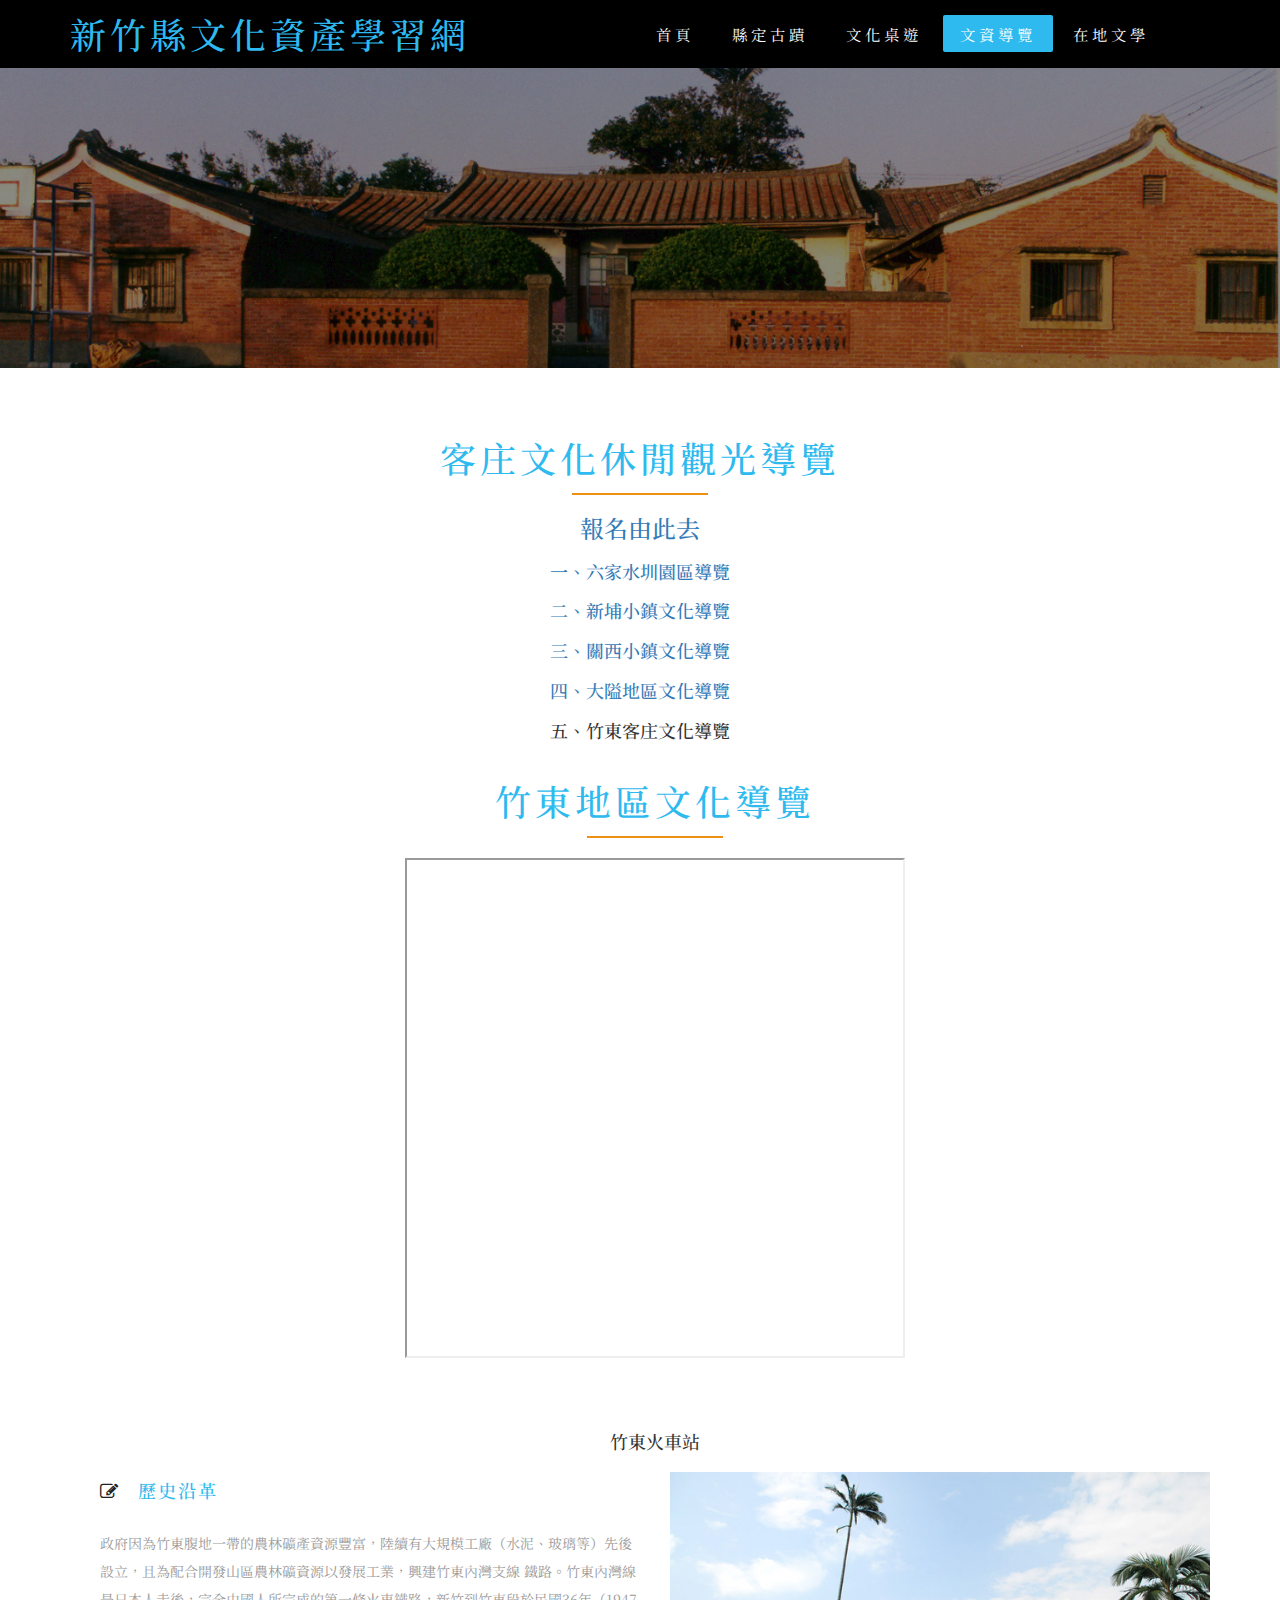
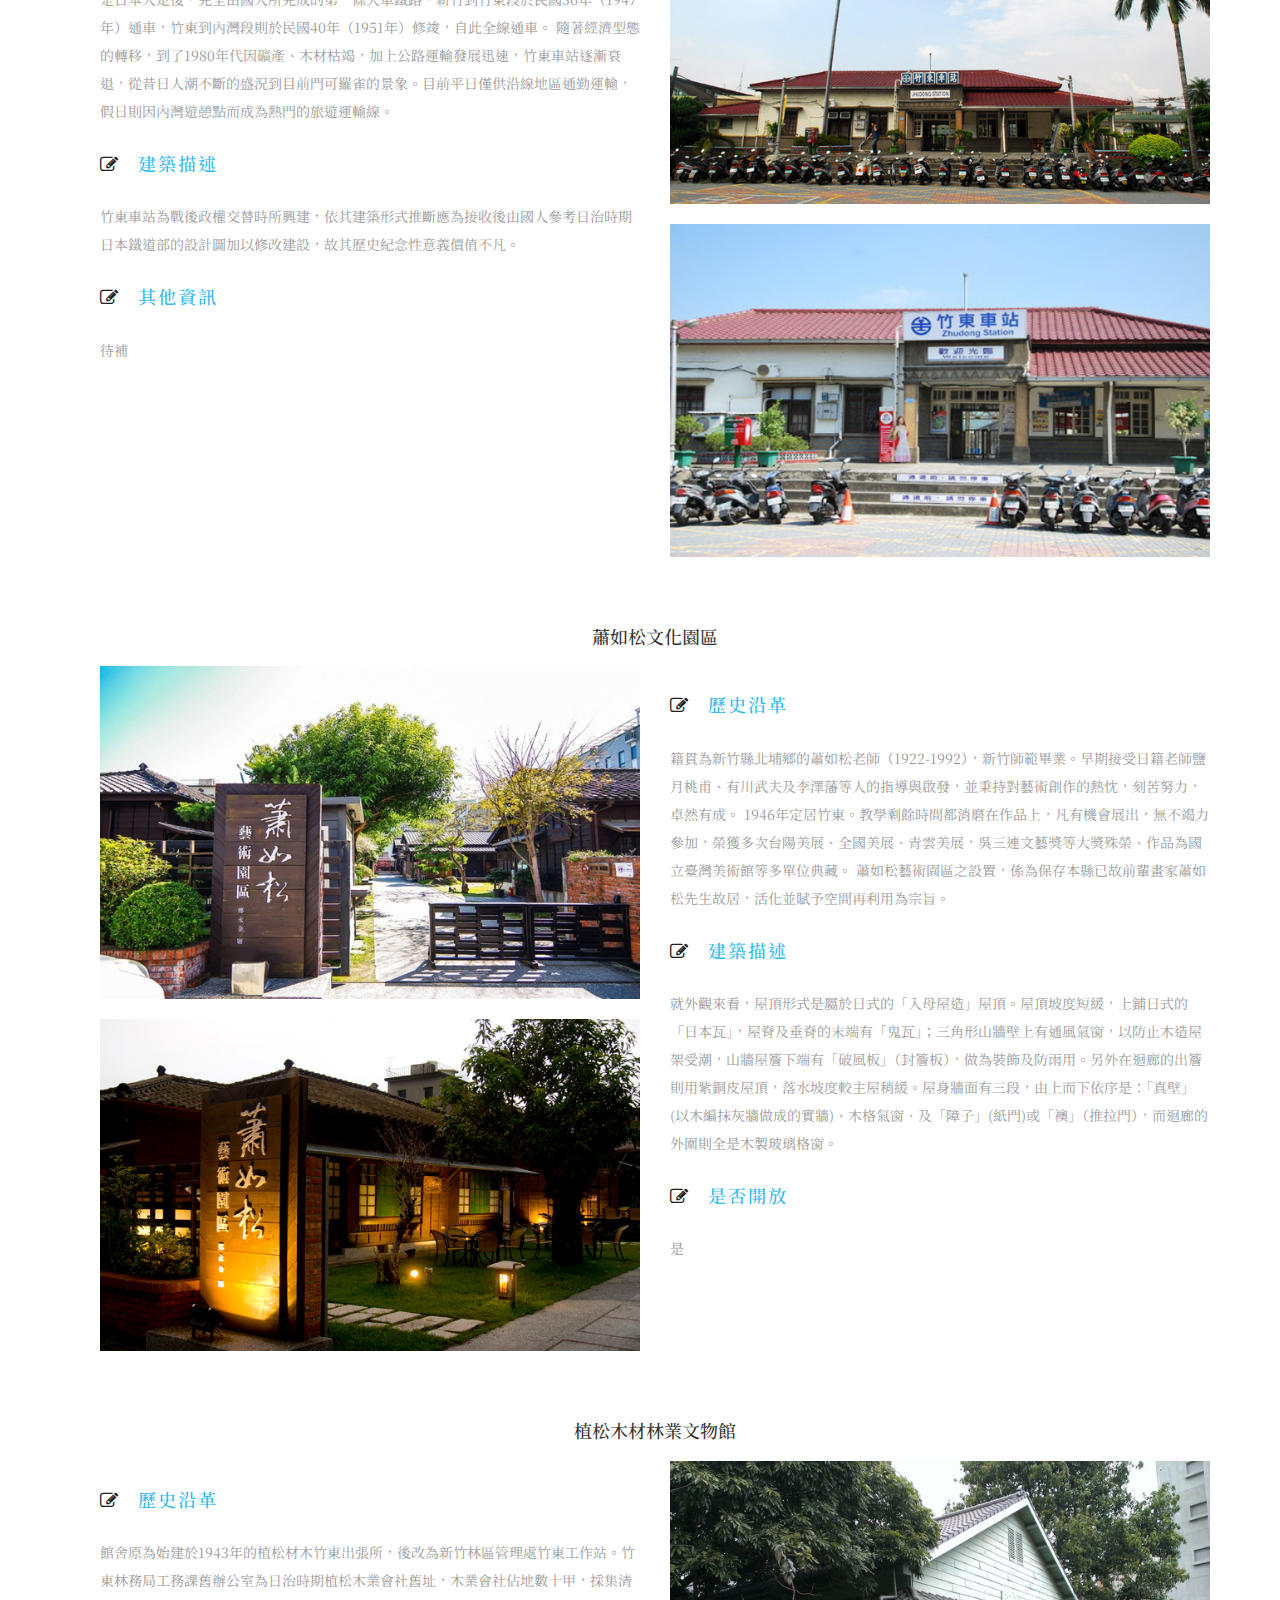
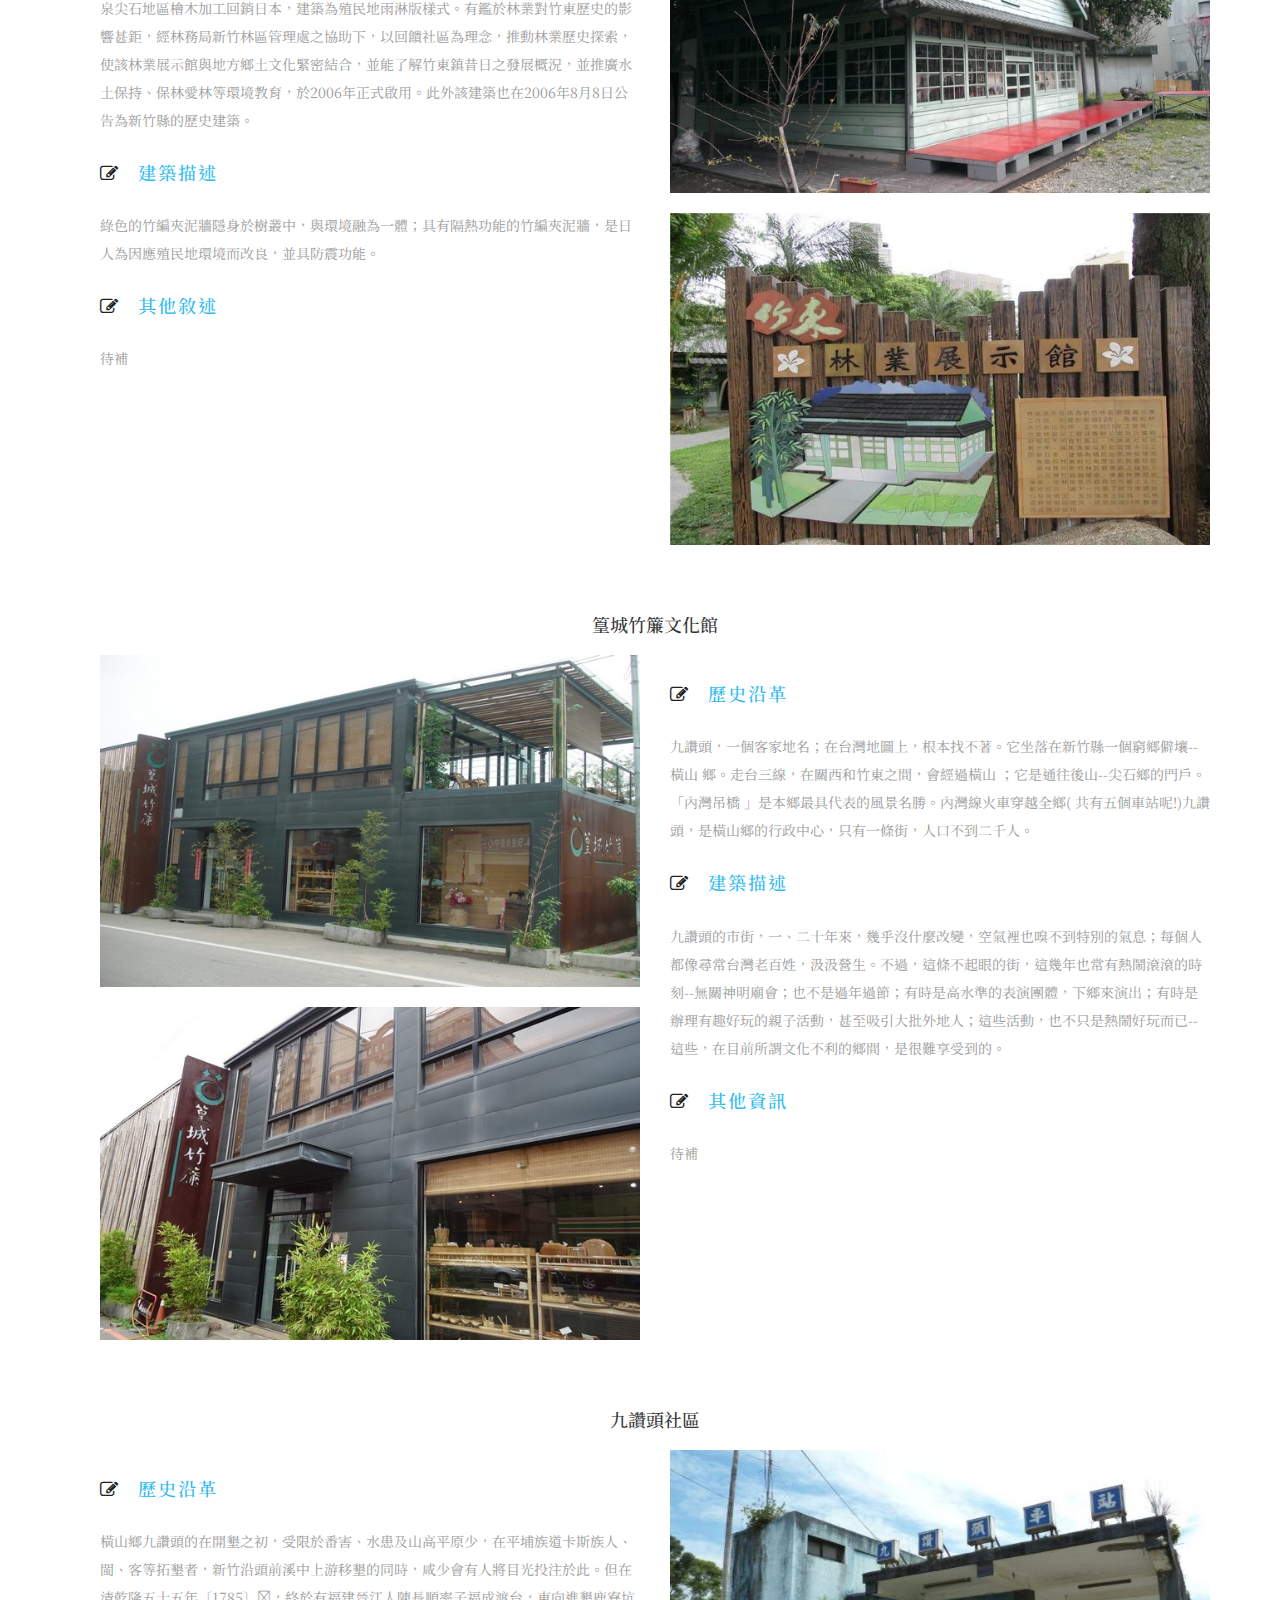
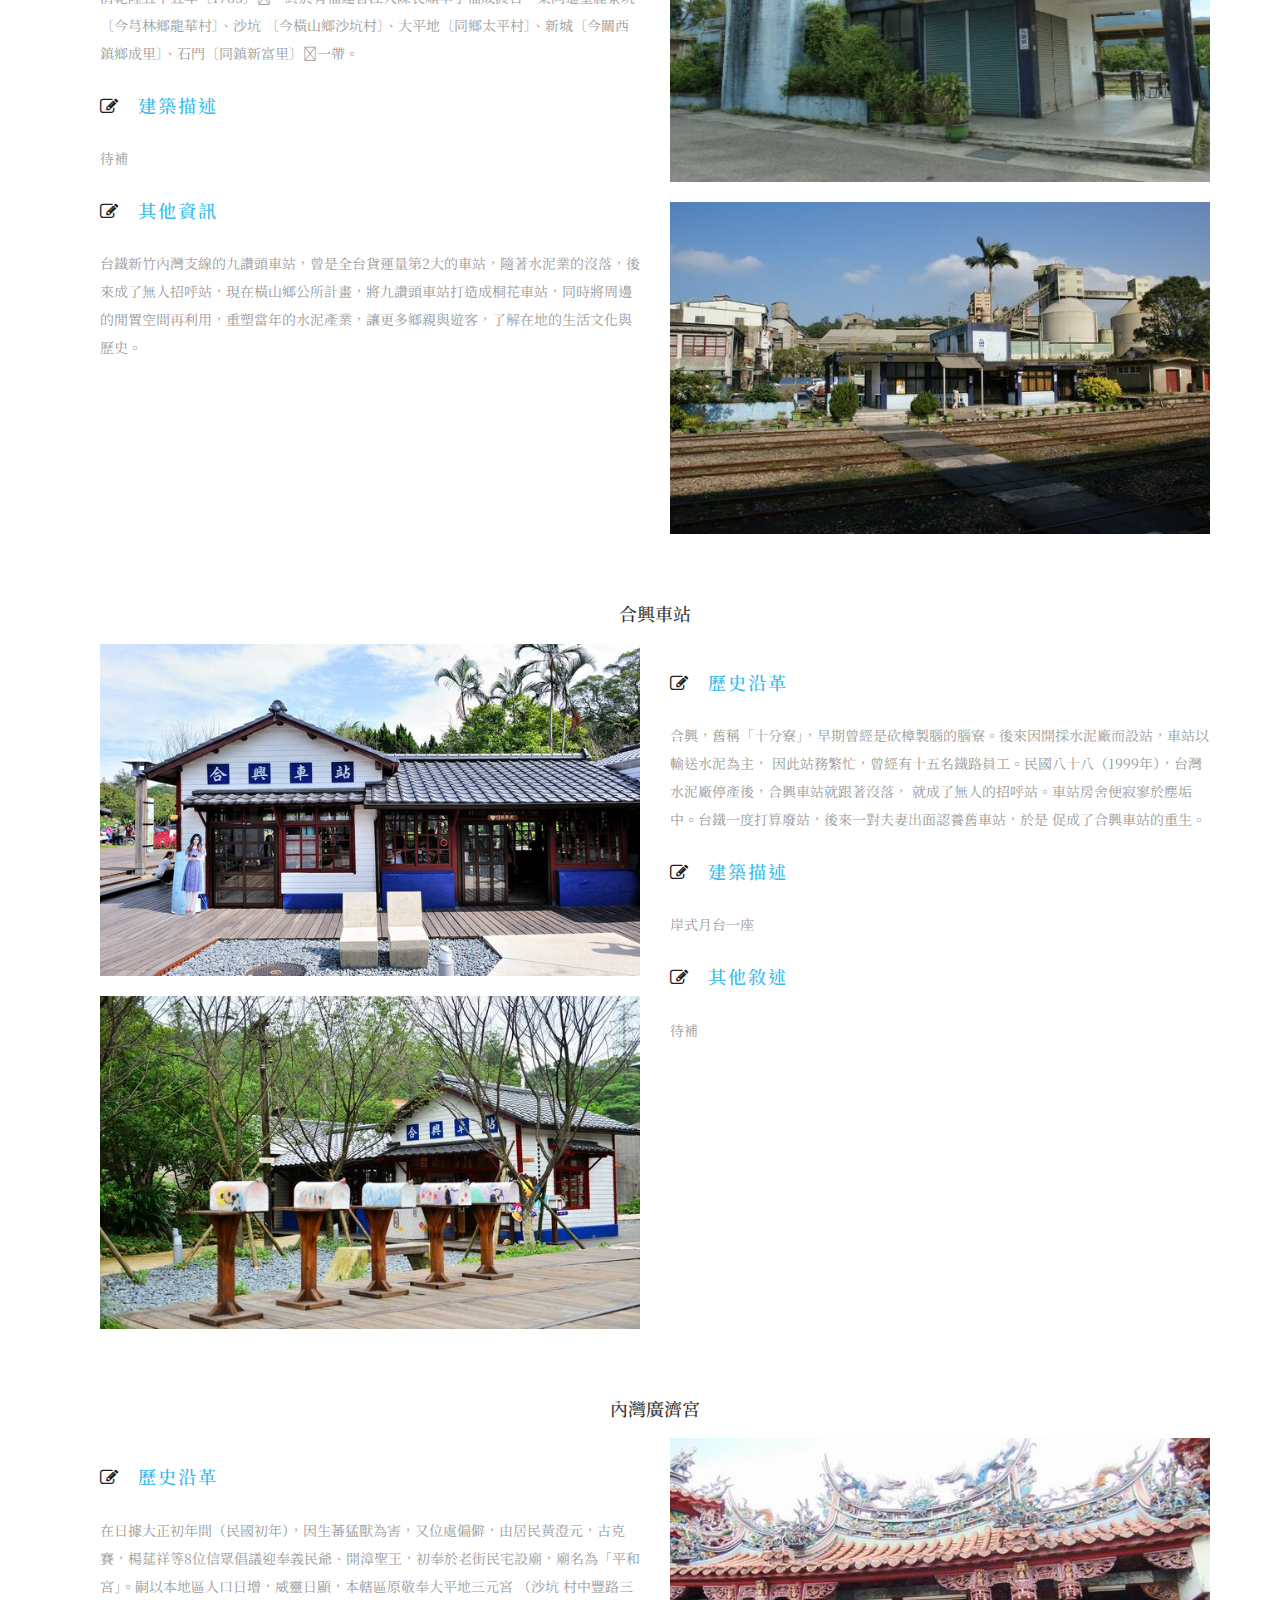
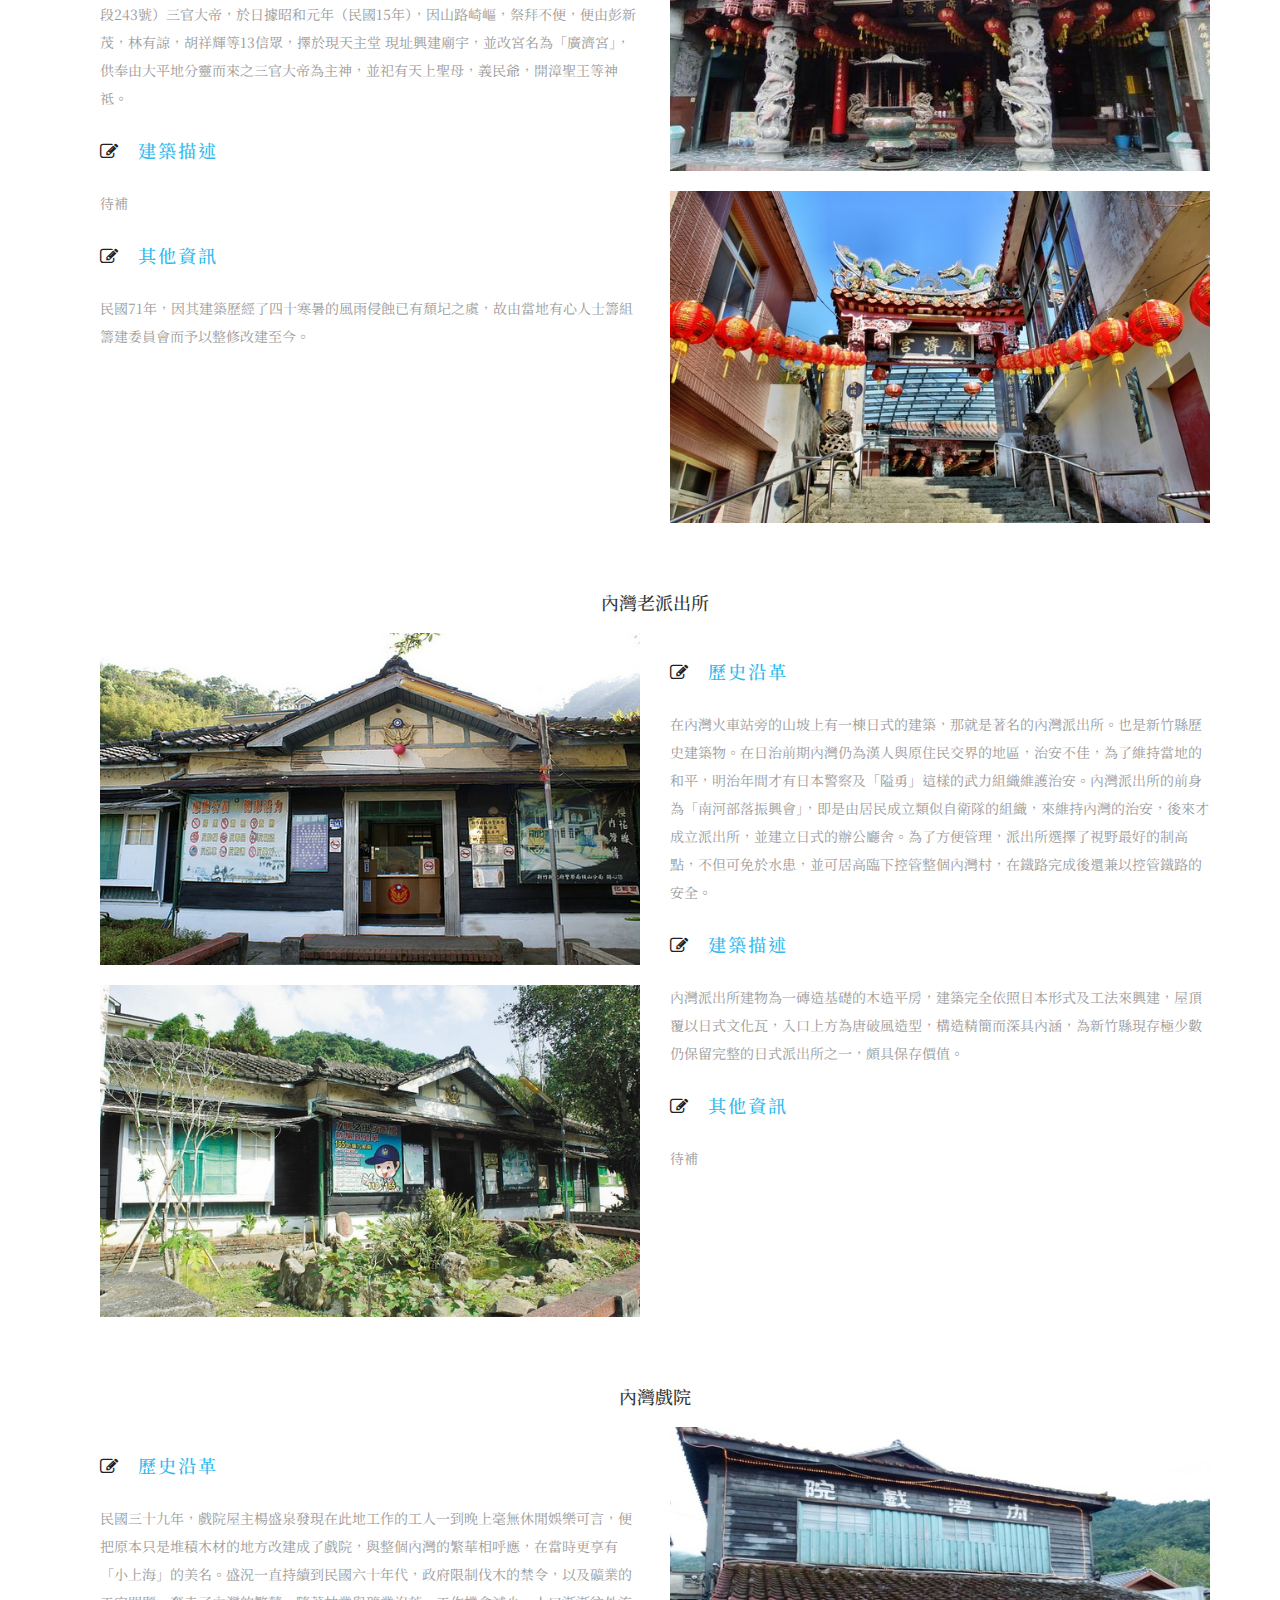
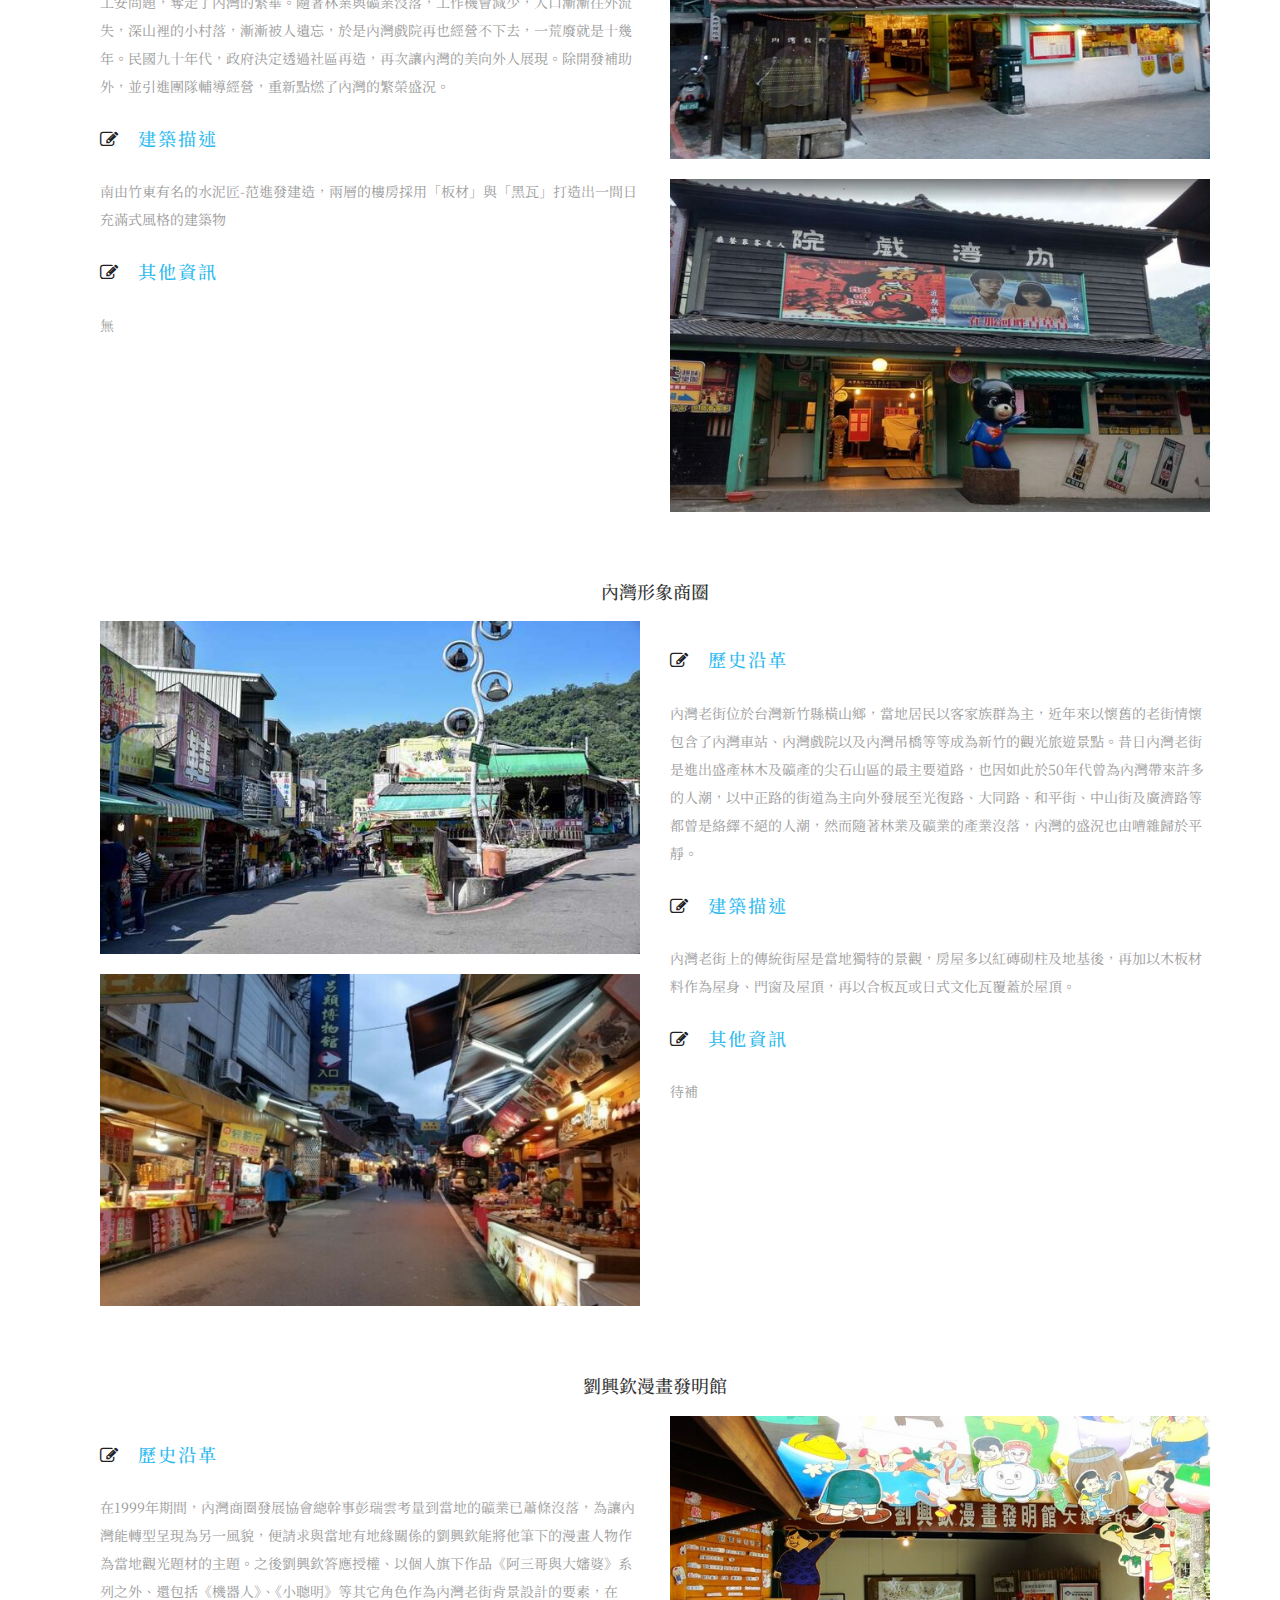
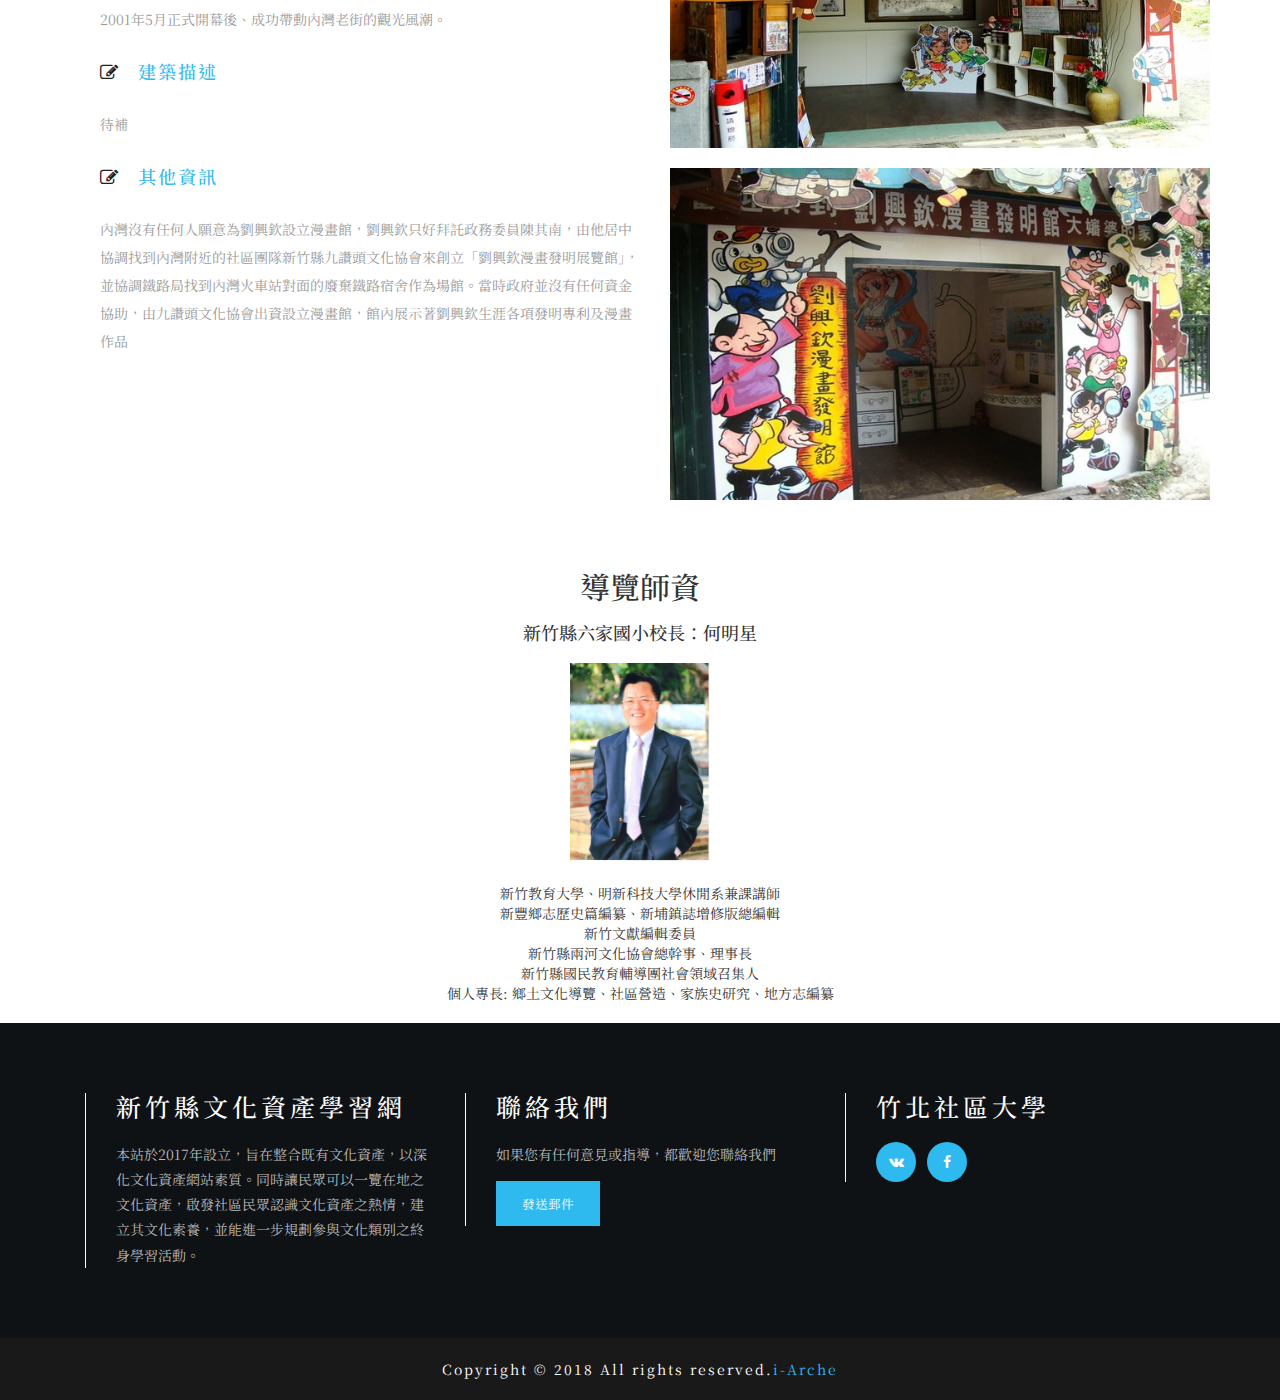
<file: contact5.html>
<!DOCTYPE html>
<html lang="en">
<head>
<title>文資導覽：竹東</title>
<meta name="viewport" content="width=device-width, initial-scale=1">
<meta http-equiv="Content-Type" content="text/html; charset=utf-8" />
<meta name="keywords" content="" />
<script type="application/x-javascript"> addEventListener("load", function() { setTimeout(hideURLbar, 0); }, false); function hideURLbar(){ window.scrollTo(0,1); } </script>
<!-- Custom Theme files -->
<link href="css/bootstrap.css" type="text/css" rel="stylesheet" media="all">
<link href="css/style.css" type="text/css" rel="stylesheet" media="all">
<link href="css/font-awesome.css" rel="stylesheet">   <!-- font-awesome icons -->
<link href="https://fonts.googleapis.com/css?family=Noto+Serif+TC&display=swap" rel="stylesheet">
<!-- //Custom Theme files -->  
<!-- font -->
<link href="http://fonts.googleapis.com/css?family=Oswald:300,400,700&amp;subset=latin-ext" rel="stylesheet">
<link href="http://fonts.googleapis.com/css?family=Roboto:100,100i,300,300i,400,400i,500,500i,700,700i,900,900i" rel="stylesheet">
<!-- //font -->
</head>
<body> 
	<!-- navigation -->
		<div class="top-nav w3-agiletop">
			<div class="container">
				<div class="navbar-header w3llogo">
					<button type="button" class="navbar-toggle collapsed" data-toggle="collapse" data-target="#bs-example-navbar-collapse-1">
						選單
					</button>
					<h1><a href="index.html">新竹縣文化資產學習網</a></h1> 
				</div>
				<!-- Collect the nav links, forms, and other content for toggling -->
				<div class="collapse navbar-collapse" id="bs-example-navbar-collapse-1">
					<div class="w3menu navbar-left">
						<ul class="nav navbar">
								<li><a href="index.html">首頁</a></li>
								<li><a href="gallery.html">縣定古蹟</a></li>
								<li><a href="about.html">文化桌遊</a></li>
								<li><a href="contact.html" class="active">文資導覽</a></li>
								<li><a href="about2.html">在地文學</a></li>
								<!-- <li><a href="#" class="dropdown-toggle" data-toggle="dropdown" role="button" aria-haspopup="true" aria-expanded="false"><span data-letters="Pages">Pages</span><span class="caret"></span></a>
									<ul class="dropdown-menu"> 
										<li><a href="icons.html">Icons</a></li>
										<li><a href="typo.html">Typography</a></li>
									</ul>
								</li>   -->
						    </ul>
					</div>
					<!-- <div class="w3ls-bnr-icons social-icon navbar-right">
						<a href="#" class="social-button twitter"><i class="fa fa-twitter"></i></a>
						<a href="#" class="social-button facebook"><i class="fa fa-facebook"></i></a> 
						<a href="#" class="social-button google"><i class="fa fa-google-plus"></i></a> 
						<a href="#" class="social-button dribbble"><i class="fa fa-dribbble"></i></a> 
					</div>  -->
						<div class="clearfix"> </div>  
				</div>
			</div>	
		</div>	
	<!-- //navigation -->
	<!-- banner -->
		<div class="w3ls-banner-1"> 
		</div>	
	<!-- contact -->
		<div class="mail">
			<div class="container">
				<div class="w3l-heading">
					<h2 class="w3ls_head">客庄文化休閒觀光導覽</h2>
				</div>
				<br>
				<h3 style="text-align:center;"><a href="https://www.facebook.com/zhubei/">報名由此去</a></h3>
				<br>
				<h4 style="text-align:center;">
				<a href="./contact.html">一、六家水圳園區導覽</a></h4>
				<br>
                <h4 style="text-align:center;">
                <a href="./contact2.html">二、新埔小鎮文化導覽</a></h4>
                <br>
                <h4 style="text-align:center;">
                <a href="./contact3.html">三、關西小鎮文化導覽</a></h4>
                <br>
                <h4 style="text-align:center;">
                <a href="./contact4.html">四、大隘地區文化導覽</a></h4>
                <br>
                <h4 style="text-align:center;">
                五、竹東客庄文化導覽</h4>
                <br>
                <br>
                <div class="container"> 
				  <div class="w3l-heading">
					<h2 class="w3ls_head">竹東地區文化導覽</h2>
					<br>
                    <p align="center"><iframe src="https://www.google.com/maps/d/embed?mid=1HsYmlC0xrVauL_4y4t7nZeUo7C2ZTsRD" width="500" height="500"></iframe></p>
				  </div>
				  
			      <div class="agileits_w3layouts_team_grids w3ls_courses_grids">
			      <h4 style="text-align:center;">竹東火車站</h4>
				    <div class="col-md-6 w3ls_banner_bottom_left w3ls_courses_left">
					  <div class="w3ls_courses_left_grids">
						<div class="w3ls_courses_left_grid">
							<h3><i class="fa fa-pencil-square-o" aria-hidden="true"></i>歷史沿革</h3>
							<p>政府因為竹東腹地一帶的農林礦產資源豐富，陸續有大規模工廠（水泥、玻璃等）先後設立，且為配合開發山區農林礦資源以發展工業，興建竹東內灣支線 鐵路。竹東內灣線是日本人走後，完全由國人所完成的第一條火車鐵路，新竹到竹東段於民國36年（1947年）通車，竹東到內灣段則於民國40年（1951年）修竣，自此全線通車。 隨著經濟型態的轉移，到了1980年代因礦產、木材枯竭，加上公路運輸發展迅速，竹東車站逐漸衰退，從昔日人潮不斷的盛況到目前門可羅雀的景象。目前平日僅供沿線地區通勤運輸，假日則因內灣遊憩點而成為熱門的旅遊運輸線。
							</p>
						</div>
						<div class="w3ls_courses_left_grid">
							<h3><i class="fa fa-pencil-square-o" aria-hidden="true"></i>建築描述</h3>
							<p>竹東車站為戰後政權交替時所興建，依其建築形式推斷應為接收後由國人參考日治時期日本鐵道部的設計圖加以修改建設，故其歷史紀念性意義價值不凡。
                            </p>
						</div>
						<div class="w3ls_courses_left_grid">
							<h3><i class="fa fa-pencil-square-o" aria-hidden="true"></i>其他資訊</h3>
							<p>待補
                            </p>
						</div>
					  </div>
				    </div>
				    <br>
				    <div class="col-md-6 agileits_courses_right">
					  <img src="images/c64.jpg" alt=" " class="img-responsive" />
					  <br>
					  <img src="images/c64_2.jpg" alt=" " class="img-responsive" />
				    </div>
				  </div>
                </div>

                <div class="container" style="margin-top:0px">
				  <div class="agileits_w3layouts_team_grids w3ls_courses_grids">
                    <h4 style="text-align:center;">蕭如松文化園區</h4>
                    <br>
                    <div class="col-md-6 w3ls_banner_bottom_left w3ls_courses_left">
					  <div class="w3ls_courses_left_grids">
					    <img src="images/c65.jpg" alt=" " class="img-responsive" />
					    <br>
					    <img src="images/c65_2.jpg" alt=" " class="img-responsive" />
					  </div>
				    </div>

				    <div class="col-md-6 agileits_courses_right">
					  <div class="w3ls_courses_left_grids">
						<div class="w3ls_courses_left_grid">
							<h3><i class="fa fa-pencil-square-o" aria-hidden="true"></i>歷史沿革</h3>
							<p>籍貫為新竹縣北埔鄉的蕭如松老師（1922-1992），新竹師範畢業。早期接受日籍老師鹽月桃甫、有川武夫及李澤藩等人的指導與啟發，並秉持對藝術創作的熱忱，刻苦努力，卓然有成。 1946年定居竹東。教學剩餘時間都消磨在作品上，凡有機會展出，無不竭力參加，榮獲多次台陽美展、全國美展、青雲美展，吳三連文藝獎等大獎殊榮、作品為國立臺灣美術館等多單位典藏。  蕭如松藝術園區之設置，係為保存本縣已故前輩畫家蕭如松先生故居，活化並賦予空間再利用為宗旨。
							</p>
						</div>
						<div class="w3ls_courses_left_grid">
							<h3><i class="fa fa-pencil-square-o" aria-hidden="true"></i>建築描述</h3>
							<p>就外觀來看，屋頂形式是屬於日式的「入母屋造」屋頂。屋頂坡度短緩，上鋪日式的「日本瓦」，屋脊及垂脊的末端有「鬼瓦」；三角形山牆壁上有通風氣窗，以防止木造屋架受潮，山牆屋簷下端有「破風板」（封簷板），做為裝飾及防雨用。另外在迴廊的出簷則用紫銅皮屋頂，落水坡度較主屋稍緩。屋身牆面有三段，由上而下依序是：「真壁」(以木編抹灰牆做成的實牆)、木格氣窗、及「障子」(紙門)或「襖」（推拉門），而迴廊的外圍則全是木製玻璃格窗。
                            </p>
						</div>
						<div class="w3ls_courses_left_grid">
							<h3><i class="fa fa-pencil-square-o" aria-hidden="true"></i>是否開放</h3>
							<p>是
                            </p>
						</div>
					  </div>
				    </div>
				  </div>
				</div>

                <div class="container" style="margin-top:0px">
                  <div class="agileits_w3layouts_team_grids w3ls_courses_grids">
			        <h4 style="text-align:center;">植松木材林業文物館</h4>
			        <br>
				    <div class="col-md-6 w3ls_banner_bottom_left w3ls_courses_left">
					  <div class="w3ls_courses_left_grids">
						<div class="w3ls_courses_left_grid">
						  <h3><i class="fa fa-pencil-square-o" aria-hidden="true"></i>歷史沿革</h3>
						  <p>館舍原為始建於1943年的植松材木竹東出張所，後改為新竹林區管理處竹東工作站。竹東林務局工務課舊辦公室為日治時期植松木業會社舊址，木業會社佔地數十甲，採集清泉尖石地區檜木加工回銷日本，建築為殖民地雨淋版樣式。有鑑於林業對竹東歷史的影響甚鉅，經林務局新竹林區管理處之協助下，以回饋社區為理念，推動林業歷史探索，使該林業展示館與地方鄉土文化緊密結合，並能了解竹東鎮昔日之發展概況，並推廣水土保持、保林愛林等環境教育，於2006年正式啟用。此外該建築也在2006年8月8日公告為新竹縣的歷史建築。
						  </p>
						</div>
						<div class="w3ls_courses_left_grid">
						  <h3><i class="fa fa-pencil-square-o" aria-hidden="true"></i>建築描述</h3>
						  <p>綠色的竹編夾泥牆隱身於樹叢中，與環境融為一體；具有隔熱功能的竹編夾泥牆，是日人為因應殖民地環境而改良，並具防震功能。
                          </p>
						</div>
						<div class="w3ls_courses_left_grid">
						  <h3><i class="fa fa-pencil-square-o" aria-hidden="true"></i>其他敘述</h3>
						  <p>待補
                          </p>
						</div>
					  </div>
				    </div>
				    <div class="col-md-6 agileits_courses_right">
					  <img src="images/c66.jpg" alt=" " class="img-responsive" />
					  <br>
					  <img src="images/c66_2.jpg" alt=" " class="img-responsive" />
				    </div>
				  </div>
                </div>
				    <!-- <div class="clearfix"> </div> -->
                
                <div class="container" style="margin-top:0px">
				  <div class="agileits_w3layouts_team_grids w3ls_courses_grids">
                    <h4 style="text-align:center;">篁城竹簾文化館</h4>
                    <br>
                    <div class="col-md-6 w3ls_banner_bottom_left w3ls_courses_left">
					  <div class="w3ls_courses_left_grids">
					    <img src="images/c67.jpg" alt=" " class="img-responsive" />
					    <br>
					    <img src="images/c67_2.jpg" alt=" " class="img-responsive" />
					  </div>
				    </div>

				    <div class="col-md-6 agileits_courses_right">
					  <div class="w3ls_courses_left_grids">
						<div class="w3ls_courses_left_grid">
							<h3><i class="fa fa-pencil-square-o" aria-hidden="true"></i>歷史沿革</h3>
							<p>九讚頭，一個客家地名；在台灣地圖上，根本找不著。它坐落在新竹縣一個窮鄉僻壤--橫山 鄉。走台三線，在關西和竹東之間，會經過橫山 ；它是通往後山--尖石鄉的門戶。「內灣吊橋 」是本鄉最具代表的風景名勝。內灣線火車穿越全鄉( 共有五個車站呢!)九讚頭，是橫山鄉的行政中心，只有一條街，人口不到二千人。
							</p>
						</div>
						<div class="w3ls_courses_left_grid">
							<h3><i class="fa fa-pencil-square-o" aria-hidden="true"></i>建築描述</h3>
							<p>九讚頭的市街，一、二十年來，幾乎沒什麼改變，空氣裡也嗅不到特別的氣息；每個人都像尋常台灣老百姓，汲汲營生。不過，這條不起眼的街，這幾年也常有熱鬧滾滾的時刻--無關神明廟會；也不是過年過節；有時是高水準的表演團體，下鄉來演出；有時是辦理有趣好玩的親子活動，甚至吸引大批外地人；這些活動，也不只是熱鬧好玩而已--這些，在目前所謂文化不利的鄉間，是很難享受到的。
                            </p>
						</div>
						<div class="w3ls_courses_left_grid">
							<h3><i class="fa fa-pencil-square-o" aria-hidden="true"></i>其他資訊</h3>
							<p>待補
                            </p>
						</div>
					  </div>
				    </div>
				  </div>
				</div>

                <div class="container" style="margin-top:0px">
                  <div class="agileits_w3layouts_team_grids w3ls_courses_grids">
			        <h4 style="text-align:center;">九讚頭社區</h4>
			        <br>
				    <div class="col-md-6 w3ls_banner_bottom_left w3ls_courses_left">
					  <div class="w3ls_courses_left_grids">
						<div class="w3ls_courses_left_grid">
						  <h3><i class="fa fa-pencil-square-o" aria-hidden="true"></i>歷史沿革</h3>
						  <p>橫山鄉九讚頭的在開墾之初，受限於番害、水患及山高平原少，在平埔族道卡斯族人、閩、客等拓墾者，新竹沿頭前溪中上游移墾的同時，咸少會有人將目光投注於此。但在清乾隆五十五年〔1785〕，終於有福建晉江人陳長順率子福成渡台，東向進墾鹿寮坑〔今芎林鄉龍華村〕、沙坑 〔今橫山鄉沙坑村〕、大平地〔同鄉太平村〕、新城〔今關西鎮鄉成里〕、石門〔同鎮新富里〕一帶。
						  </p>
						</div>
						<div class="w3ls_courses_left_grid">
						  <h3><i class="fa fa-pencil-square-o" aria-hidden="true"></i>建築描述</h3>
						  <p>待補
                          </p>
						</div>
						<div class="w3ls_courses_left_grid">
						  <h3><i class="fa fa-pencil-square-o" aria-hidden="true"></i>其他資訊</h3>
						  <p>台鐵新竹內灣支線的九讚頭車站，曾是全台貨運量第2大的車站，隨著水泥業的沒落，後來成了無人招呼站，現在橫山鄉公所計畫，將九讚頭車站打造成桐花車站，同時將周邊的閒置空間再利用，重塑當年的水泥產業，讓更多鄉親與遊客，了解在地的生活文化與歷史。
                          </p>
						</div>
					  </div>
				    </div>
				    <div class="col-md-6 agileits_courses_right">
					  <img src="images/c68.jpg" alt=" " class="img-responsive" />
					  <br>
					  <img src="images/c68_2.jpg" alt=" " class="img-responsive" />
				    </div>
				  </div>
                </div>
                    <!-- <div class="clearfix"> </div> -->

                <div class="container" style="margin-top:0px">
				  <div class="agileits_w3layouts_team_grids w3ls_courses_grids">
                    <h4 style="text-align:center;">合興車站</h4>
                    <br>
                    <div class="col-md-6 w3ls_banner_bottom_left w3ls_courses_left">
					  <div class="w3ls_courses_left_grids">
					    <img src="images/c69.jpg" alt=" " class="img-responsive" />
					    <br>
					    <img src="images/c69_2.jpg" alt=" " class="img-responsive" />
					  </div>
				    </div>

				    <div class="col-md-6 agileits_courses_right">
					  <div class="w3ls_courses_left_grids">
						<div class="w3ls_courses_left_grid">
							<h3><i class="fa fa-pencil-square-o" aria-hidden="true"></i>歷史沿革</h3>
							<p>合興，舊稱「十分寮」，早期曾經是砍樟製腦的腦寮。後來因開採水泥廠而設站，車站以輸送水泥為主， 因此站務繁忙，曾經有十五名鐵路員工。民國八十八（1999年），台灣水泥廠停產後，合興車站就跟著沒落， 就成了無人的招呼站。車站房舍便寂寥於塵垢中。台鐵一度打算廢站，後來一對夫妻出面認養舊車站，於是 促成了合興車站的重生。
							</p>
						</div>
						<div class="w3ls_courses_left_grid">
							<h3><i class="fa fa-pencil-square-o" aria-hidden="true"></i>建築描述</h3>
							<p>岸式月台一座
                            </p>
						</div>
						<div class="w3ls_courses_left_grid">
							<h3><i class="fa fa-pencil-square-o" aria-hidden="true"></i>其他敘述</h3>
							<p>待補
                            </p>
						</div>
					  </div>
				    </div>
				  </div>
				</div>

                <div class="container" style="margin-top:0px">
                  <div class="agileits_w3layouts_team_grids w3ls_courses_grids">
			        <h4 style="text-align:center;">內灣廣濟宮</h4>
			        <br>
				    <div class="col-md-6 w3ls_banner_bottom_left w3ls_courses_left">
					  <div class="w3ls_courses_left_grids">
						<div class="w3ls_courses_left_grid">
						  <h3><i class="fa fa-pencil-square-o" aria-hidden="true"></i>歷史沿革</h3>
						  <p>在日據大正初年間（民國初年），因生蕃猛獸為害，又位處偏僻，由居民黃澄元，古克賽，楊莚祥等8位信眾倡議迎奉義民爺、開漳聖王，初奉於老街民宅設廟，廟名為「平和宮」。嗣以本地區人口日增，威靈日顯，本轄區原敬奉大平地三元宮 （沙坑 村中豐路三段243號）三官大帝，於日據昭和元年（民國15年），因山路崎嶇，祭拜不便，便由彭新茂，林有諒，胡祥輝等13信眾，擇於現天主堂 現址興建廟宇，並改宮名為「廣濟宮」，供奉由大平地分靈而來之三官大帝為主神，並祀有天上聖母，義民爺，開漳聖王等神祗。
						  </p>
						</div>
						<div class="w3ls_courses_left_grid">
						  <h3><i class="fa fa-pencil-square-o" aria-hidden="true"></i>建築描述</h3>
						  <p>待補
                          </p>
						</div>
						<div class="w3ls_courses_left_grid">
						  <h3><i class="fa fa-pencil-square-o" aria-hidden="true"></i>其他資訊</h3>
						  <p>民國71年，因其建築歷經了四十寒暑的風雨侵蝕已有頹圮之虞，故由當地有心人士籌組籌建委員會而予以整修改建至今。
                          </p>
						</div>
					  </div>
				    </div>
				    <div class="col-md-6 agileits_courses_right">
					  <img src="images/c70.jpg" alt=" " class="img-responsive" />
					  <br>
					  <img src="images/c70_2.jpg" alt=" " class="img-responsive" />
				    </div>
				  </div>
                </div>
                    <!-- <div class="clearfix"> </div> -->

                <div class="container" style="margin-top:0px">
				  <div class="agileits_w3layouts_team_grids w3ls_courses_grids">
                    <h4 style="text-align:center;">內灣老派出所</h4>
                    <br>
                    <div class="col-md-6 w3ls_banner_bottom_left w3ls_courses_left">
					  <div class="w3ls_courses_left_grids">
					    <img src="images/c71.jpg" alt=" " class="img-responsive" />
					    <br>
					    <img src="images/c71_2.jpg" alt=" " class="img-responsive" />
					  </div>
				    </div>

				    <div class="col-md-6 agileits_courses_right">
					  <div class="w3ls_courses_left_grids">
						<div class="w3ls_courses_left_grid">
							<h3><i class="fa fa-pencil-square-o" aria-hidden="true"></i>歷史沿革</h3>
							<p>在內灣火車站旁的山坡上有一棟日式的建築，那就是著名的內灣派出所。也是新竹縣歷史建築物。在日治前期內灣仍為漢人與原住民交界的地區，治安不佳，為了維持當地的和平，明治年間才有日本警察及「隘勇」這樣的武力組織維護治安。內灣派出所的前身為「南河部落振興會」，即是由居民成立類似自衛隊的組織，來維持內灣的治安，後來才成立派出所，並建立日式的辦公廳舍。為了方便管理，派出所選擇了視野最好的制高點，不但可免於水患，並可居高臨下控管整個內灣村，在鐵路完成後還兼以控管鐵路的安全。
							</p>
						</div>
						<div class="w3ls_courses_left_grid">
							<h3><i class="fa fa-pencil-square-o" aria-hidden="true"></i>建築描述</h3>
							<p>內灣派出所建物為一磚造基礎的木造平房，建築完全依照日本形式及工法來興建，屋頂覆以日式文化瓦，入口上方為唐破風造型，構造精簡而深具內涵，為新竹縣現存極少數仍保留完整的日式派出所之一，頗具保存價值。 
                            </p>
						</div>
						<div class="w3ls_courses_left_grid">
							<h3><i class="fa fa-pencil-square-o" aria-hidden="true"></i>其他資訊</h3>
							<p>待補
                            </p>
						</div>
					  </div>
				    </div>
				  </div>
				</div>

                <div class="container" style="margin-top:0px">
                  <div class="agileits_w3layouts_team_grids w3ls_courses_grids">
			        <h4 style="text-align:center;">內灣戲院</h4>
			        <br>
				    <div class="col-md-6 w3ls_banner_bottom_left w3ls_courses_left">
					  <div class="w3ls_courses_left_grids">
						<div class="w3ls_courses_left_grid">
						  <h3><i class="fa fa-pencil-square-o" aria-hidden="true"></i>歷史沿革</h3>
						  <p>民國三十九年，戲院屋主楊盛泉發現在此地工作的工人一到晚上毫無休閒娛樂可言，便把原本只是堆積木材的地方改建成了戲院，與整個內灣的繁華相呼應，在當時更享有「小上海」的美名。盛況一直持續到民國六十年代，政府限制伐木的禁令，以及礦業的工安問題，奪走了內灣的繁華。隨著林業與礦業沒落，工作機會減少，人口漸漸往外流失，深山裡的小村落，漸漸被人遺忘，於是內灣戲院再也經營不下去，一荒廢就是十幾年。民國九十年代，政府決定透過社區再造，再次讓內灣的美向外人展現。除開發補助外，並引進團隊輔導經營，重新點燃了內灣的繁榮盛況。
						  </p>
						</div>
						<div class="w3ls_courses_left_grid">
						  <h3><i class="fa fa-pencil-square-o" aria-hidden="true"></i>建築描述</h3>
						  <p>南由竹東有名的水泥匠-范進發建造，兩層的樓房採用「板材」與「黑瓦」打造出一間日充滿式風格的建築物
                          </p>
						</div>
						<div class="w3ls_courses_left_grid">
						  <h3><i class="fa fa-pencil-square-o" aria-hidden="true"></i>其他資訊</h3>
						  <p>無
                          </p>
						</div>
					  </div>
				    </div>
				    <div class="col-md-6 agileits_courses_right">
					  <img src="images/c72.jpg" alt=" " class="img-responsive" />
					  <br>
					  <img src="images/c72_2.jpg" alt=" " class="img-responsive" />
				    </div>
				  </div>
                </div>
                    <!-- <div class="clearfix"> </div> -->

                <div class="container" style="margin-top:0px">
				  <div class="agileits_w3layouts_team_grids w3ls_courses_grids">
                    <h4 style="text-align:center;">內灣形象商圈</h4>
                    <br>
                    <div class="col-md-6 w3ls_banner_bottom_left w3ls_courses_left">
					  <div class="w3ls_courses_left_grids">
					    <img src="images/c73.jpg" alt=" " class="img-responsive" />
					    <br>
					    <img src="images/c73_2.jpg" alt=" " class="img-responsive" />
					  </div>
				    </div>

				    <div class="col-md-6 agileits_courses_right">
					  <div class="w3ls_courses_left_grids">
						<div class="w3ls_courses_left_grid">
							<h3><i class="fa fa-pencil-square-o" aria-hidden="true"></i>歷史沿革</h3>
							<p>
							內灣老街位於台灣新竹縣橫山鄉，當地居民以客家族群為主，近年來以懷舊的老街情懷包含了內灣車站、內灣戲院以及內灣吊橋等等成為新竹的觀光旅遊景點。昔日內灣老街是進出盛產林木及礦產的尖石山區的最主要道路，也因如此於50年代曾為內灣帶來許多的人潮，以中正路的街道為主向外發展至光復路、大同路、和平街、中山街及廣濟路等都曾是絡繹不絕的人潮，然而隨著林業及礦業的產業沒落，內灣的盛況也由嘈雜歸於平靜。
							</p>
						</div>
						<div class="w3ls_courses_left_grid">
							<h3><i class="fa fa-pencil-square-o" aria-hidden="true"></i>建築描述</h3>
							<p>內灣老街上的傳統街屋是當地獨特的景觀，房屋多以紅磚砌柱及地基後，再加以木板材料作為屋身、門窗及屋頂，再以合板瓦或日式文化瓦覆蓋於屋頂。 
                            </p>
						</div>
						<div class="w3ls_courses_left_grid">
							<h3><i class="fa fa-pencil-square-o" aria-hidden="true"></i>其他資訊</h3>
							<p>待補
                            </p>
						</div>
					  </div>
				    </div>
				  </div>
				</div>

                <div class="container" style="margin-top:0px">
                  <div class="agileits_w3layouts_team_grids w3ls_courses_grids">
			        <h4 style="text-align:center;">劉興欽漫畫發明館</h4>
			        <br>
				    <div class="col-md-6 w3ls_banner_bottom_left w3ls_courses_left">
					  <div class="w3ls_courses_left_grids">
						<div class="w3ls_courses_left_grid">
						  <h3><i class="fa fa-pencil-square-o" aria-hidden="true"></i>歷史沿革</h3>
						  <p>在1999年期間，內灣商圈發展協會總幹事彭瑞雲考量到當地的礦業已蕭條沒落，為讓內灣能轉型呈現為另一風貌，便請求與當地有地緣關係的劉興欽能將他筆下的漫畫人物作為當地觀光題材的主題。之後劉興欽答應授權、以個人旗下作品《阿三哥與大嬸婆》系列之外、還包括《機器人》、《小聰明》等其它角色作為內灣老街背景設計的要素，在2001年5月正式開幕後、成功帶動內灣老街的觀光風潮。
						  </p>
						</div>
						<div class="w3ls_courses_left_grid">
						  <h3><i class="fa fa-pencil-square-o" aria-hidden="true"></i>建築描述</h3>
						  <p>待補
                          </p>
						</div>
						<div class="w3ls_courses_left_grid">
						  <h3><i class="fa fa-pencil-square-o" aria-hidden="true"></i>其他資訊</h3>
						  <p>內灣沒有任何人願意為劉興欽設立漫畫館，劉興欽只好拜託政務委員陳其南，由他居中協調找到內灣附近的社區團隊新竹縣九讚頭文化協會來創立「劉興欽漫畫發明展覽館」，並協調鐵路局找到內灣火車站對面的廢棄鐵路宿舍作為場館。當時政府並沒有任何資金協助，由九讚頭文化協會出資設立漫畫館，館內展示著劉興欽生涯各項發明專利及漫畫作品
                          </p>
						</div>
					  </div>
				    </div>
				    <div class="col-md-6 agileits_courses_right">
					  <img src="images/c74.jpg" alt=" " class="img-responsive" />
					  <br>
					  <img src="images/c74_2.jpg" alt=" " class="img-responsive" />
				    </div>
				  </div>
                </div>
                    <!-- <div class="clearfix"> </div> -->

			</div>
		</div>
                

                <!-- <iframe src="https://www.google.com/maps/d/embed?mid=1cavEpYFp3PTdng4c8ice6PEc3UIbYLiT" width="220" height="300"></iframe> -->

                <!-- <iframe src="https://www.google.com/maps/d/embed?mid=1tkx7d2a_REKIkRRtK1Bsp_dX2jkaTVa2" width="220" height="300"></iframe> -->

                <!-- <iframe src="https://www.google.com/maps/d/embed?mid=1el__rtyz_YBoj7v6TmLiDF9T8iMbvE4C" width="220" height="300"></iframe> -->

                <!-- <iframe src="https://www.google.com/maps/d/embed?mid=1HsYmlC0xrVauL_4y4t7nZeUo7C2ZTsRD" width="220" height="300"></iframe> -->

			    </div>

                <h2 style="text-align:center;">導覽師資</h2><br>
                <h4 style="text-align:center;">新竹縣六家國小校長：何明星</h4><br>
                <img src="images/t11.jpg" style="display: block; margin: auto; height: 200px">
                <br>
                <p style="text-align:center;">新⽵教育⼤學、明新科技⼤學休閒系兼課講師<br>
	                                           新豐鄉志歷史篇編纂、新埔鎮誌增修版總編輯<br>
	                                           新⽵文獻編輯委員<br>
	                                           新⽵縣兩河文化協會總幹事、理事⻑<br>
	                                           新⽵縣國⺠教育輔導團社會領域召集⼈<br>
	                                           個⼈專⻑: 鄉⼟文化導覽、社區營造、家族史研究、地⽅志編纂</p><br>
                <h4 style="text-align:center;"></h4>
                <h4 style="text-align:center;"></h4>

			</div>
		</div>
	<!-- //contact -->

<!-- footer -->
	<div class="w3-agile-footer">
		<div class="container">
			<div class="footer-grids">
				<div class="col-md-4 footer-grid">
					<div class="foot-top-w3">
						<div class="footer-grid-heading">
							<h4>新竹縣文化資產學習網</h4>
						</div>
						<div class="footer-grid-info">
							<p>本站於2017年設立，旨在整合既有文化資產，以深化文化資產網站素質。同時讓民眾可以一覽在地之文化資產，啟發社區民眾認識文化資產之熱情，建立其文化素養，並能進一步規劃參與文化類別之終身學習活動。
							</p>
							<!-- <p class="phone">Phone : +1 123 456 789
								<span>Email : <a href="mailto:example@email.com">mail@example.com</a></span>
								<span>FAX : <a href="mailto:example@email.com">123 456 7890</a></span>
							</p> -->
						</div>
					</div>
				</div>
				<div class="col-md-4 footer-grid">
					<div class="foot-top-w3">
						<div class="footer-grid-heading">
							<h4>聯絡我們</h4>
						</div>
						<div class="footer-grid-info">
							<p>如果您有任何意見或指導，都歡迎您聯絡我們</p>
						</div>
						<div class="w3-agileits-subscribe-form">
							<form action="#" method="post">
								<!-- <input type="text" placeholder="Email" name="email" required=""> -->
								<button class="btn1"><a href="mailto:zhubei.cc@gmail.com" style="color:white;">發送郵件</a></button>

							</form>
						</div>
					</div>
				</div>
				<div class="col-md-4 footer-grid">
					<div class="foot-top-w3">
						<div class="footer-grid-heading">
							<h4>竹北社區大學</h4>
						</div>
						<div class="social">
							<ul>
								<li><a href="http://zbc.tust.edu.tw/"><i class="fa fa-vk"></i></a></li>
								<li><a href="https://www.facebook.com/zhubei"><i class="fa fa-facebook"></i></a></li>
								<!-- <li><a href="#"><i class="fa fa-pencil"></i></a></li> -->
							</ul>
						</div>
					</div>
				</div>
				<div class="clearfix"> </div>
			</div>
		</div>
	</div>
	<!-- //footer -->

	<!-- copy rights start here -->
	<div class="copy-w3right">
		<div class="container">  
			<p>Copyright &copy; 2018 All rights reserved.<a target="_blank" href="http://www.i-arche.com">i-Arche</a></p>
		</div>
	</div>
	<!-- //copy right end here --> 
	<script type="text/javascript" src="js/jquery-2.1.4.min.js"></script>
	<!-- js --> 
	<script src="js/SmoothScroll.min.js"></script> 
	<!-- start-smooth-scrolling -->
	<script type="text/javascript" src="js/move-top.js"></script>
	<script type="text/javascript" src="js/easing.js"></script>	
	<script type="text/javascript">
			jQuery(document).ready(function($) {
				$(".scroll").click(function(event){		
					event.preventDefault();
			
			$('html,body').animate({scrollTop:$(this.hash).offset().top},1000);
				});
			});
	</script>
	<!-- //end-smooth-scrolling -->	
	<!-- smooth-scrolling-of-move-up -->
	<script type="text/javascript">
		$(document).ready(function() {
			/*
			var defaults = {
				containerID: 'toTop', // fading element id
				containerHoverID: 'toTopHover', // fading element hover id
				scrollSpeed: 1200,
				easingType: 'linear' 
			};
			*/
			
			$().UItoTop({ easingType: 'easeOutQuart' });
			
		});
	</script>
	<!-- //smooth-scrolling-of-move-up -->  	
	<!-- Bootstrap core JavaScript
    ================================================== -->
    <!-- Placed at the end of the document so the pages load faster -->
    <script src="js/bootstrap.js"></script>
</body>
</html>
</file>
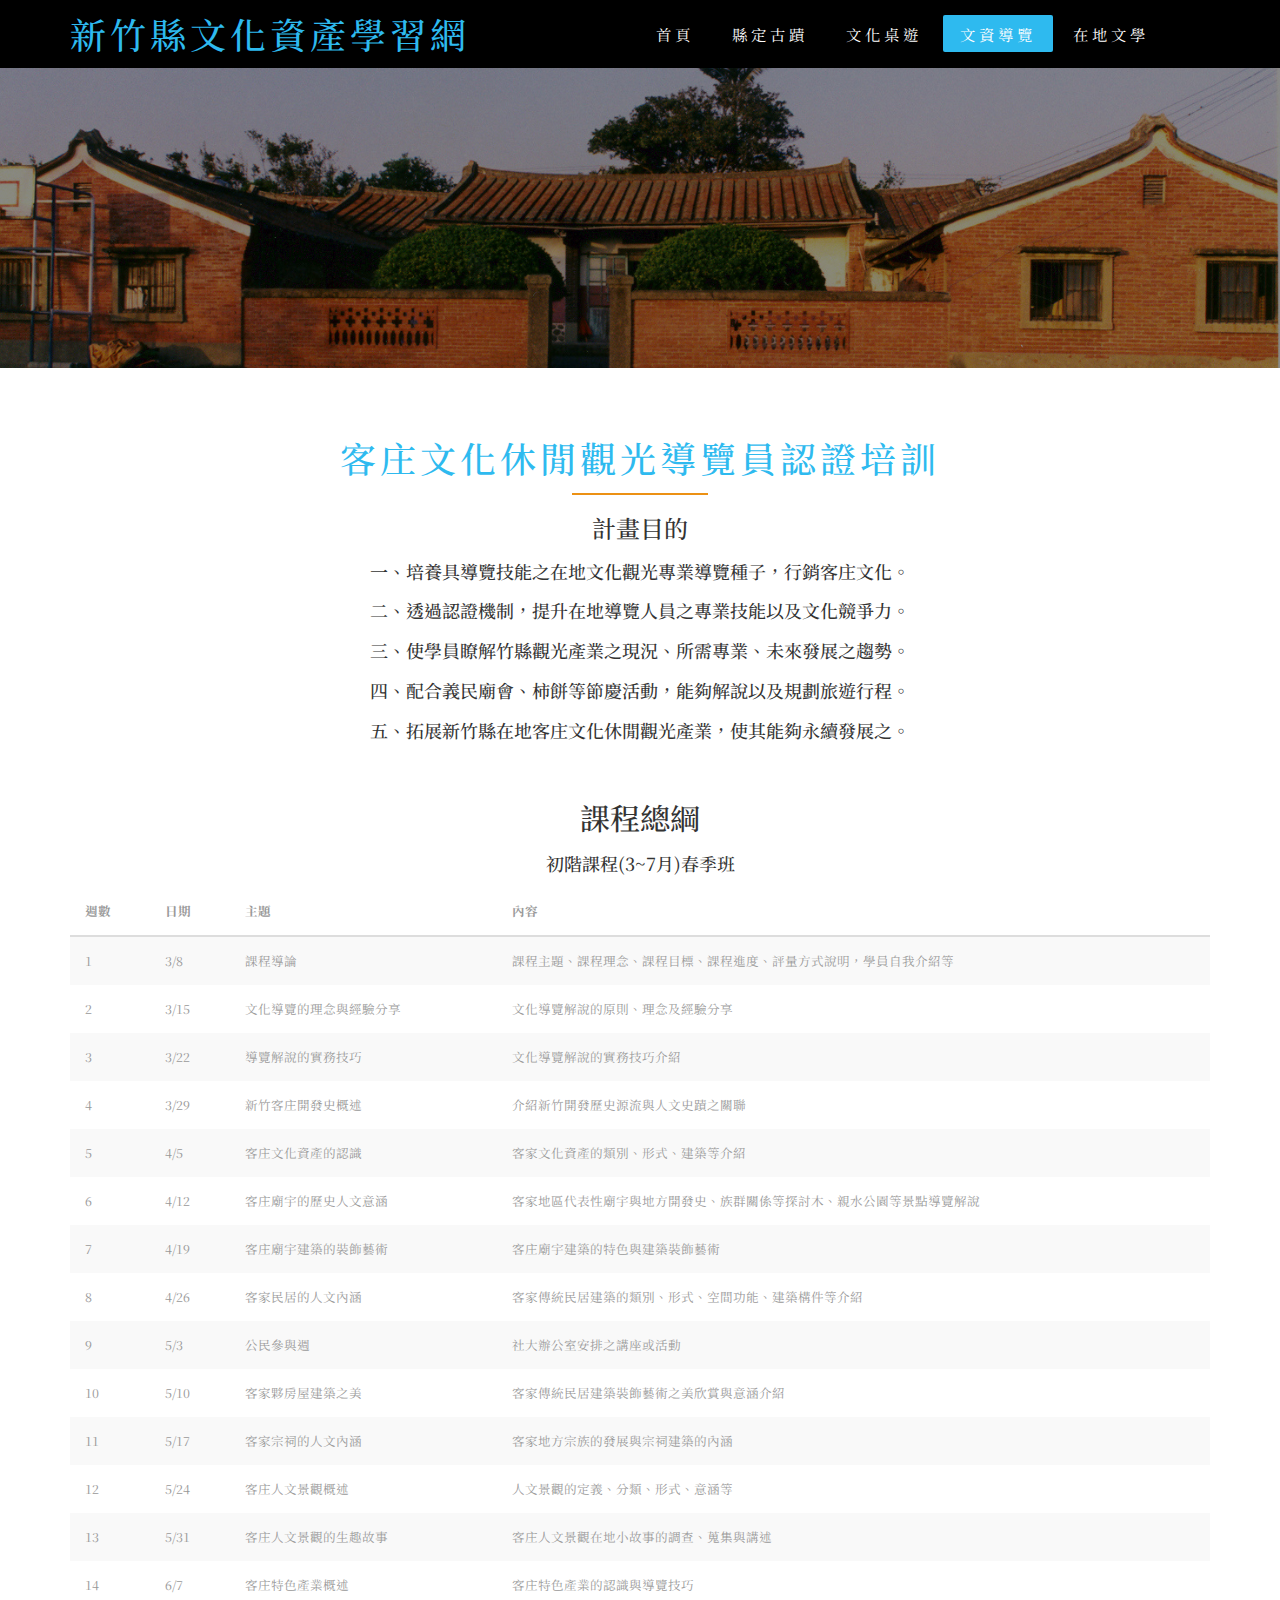
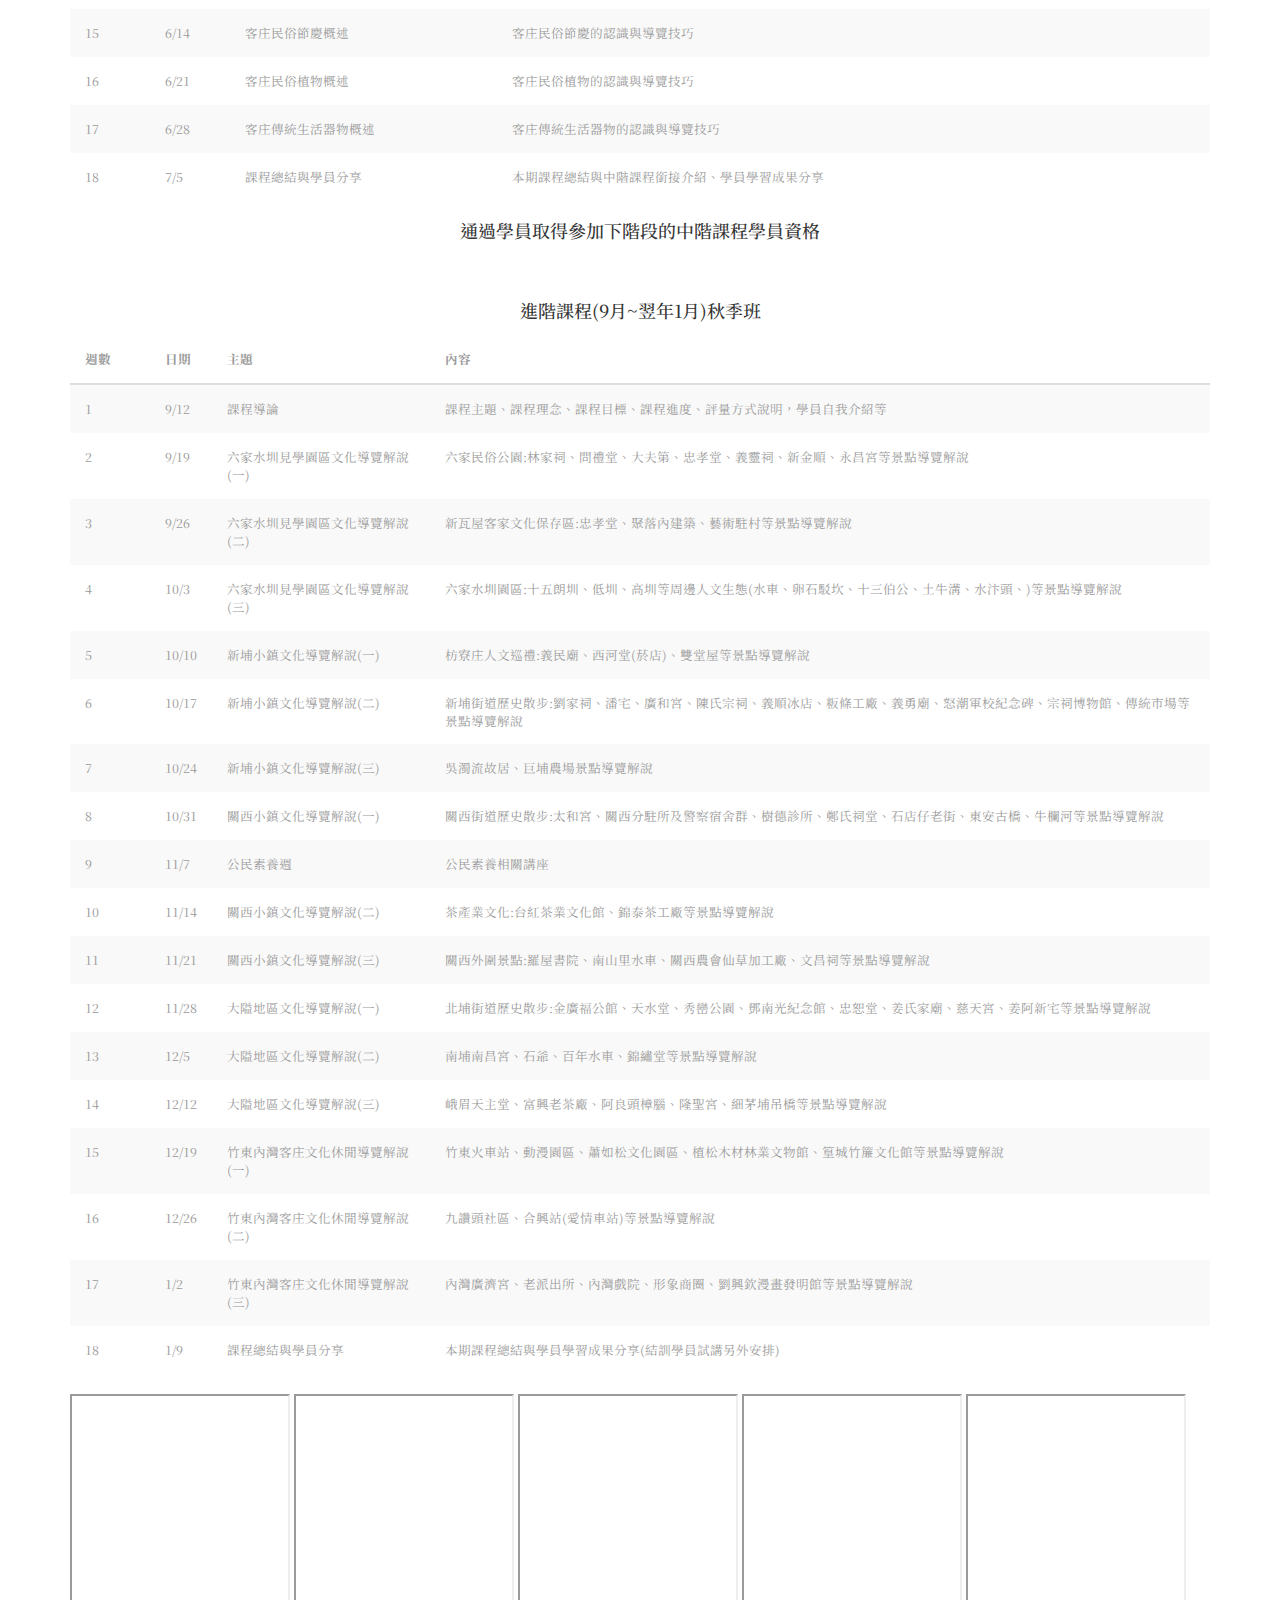
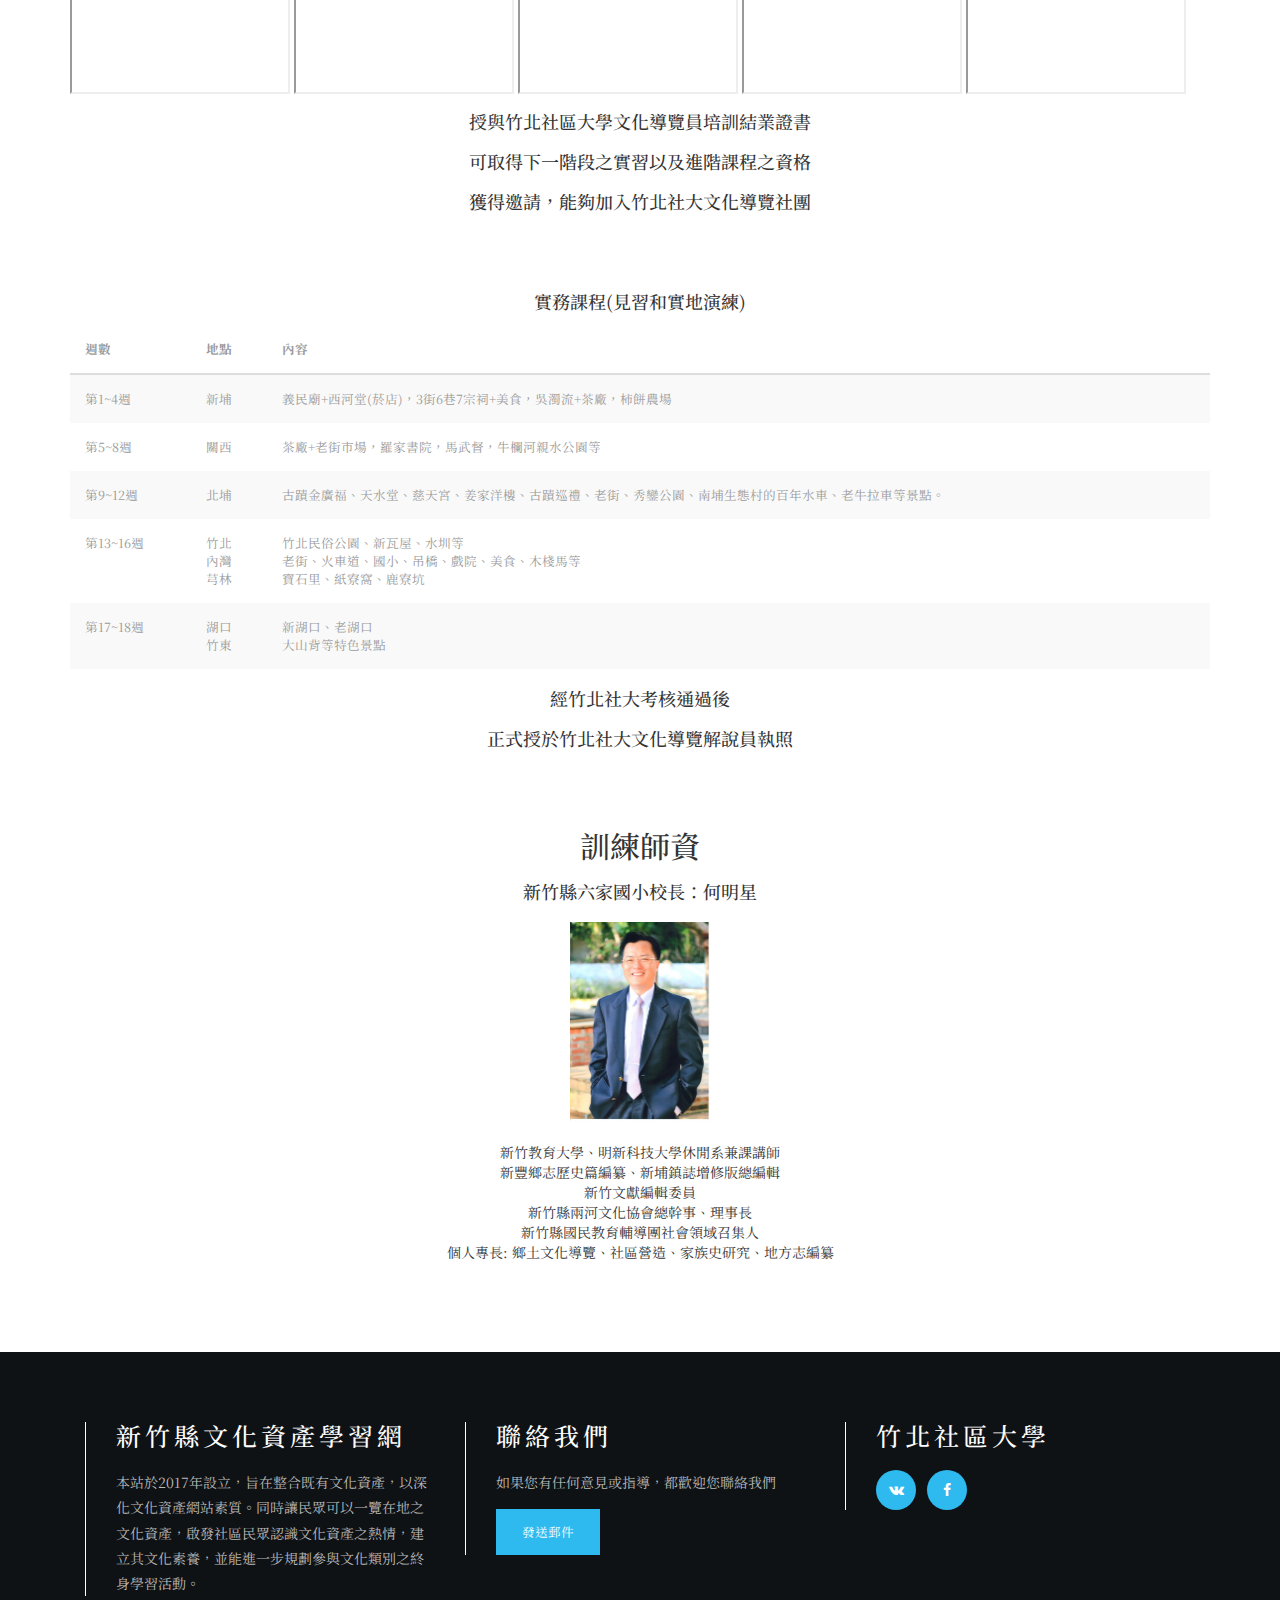
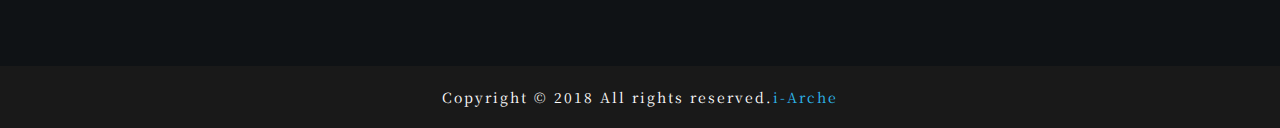
<file: contact_class.html>
<!DOCTYPE html>
<html lang="en">
<head>
<title>文資導覽</title>
<meta name="viewport" content="width=device-width, initial-scale=1">
<meta http-equiv="Content-Type" content="text/html; charset=utf-8" />
<meta name="keywords" content="" />
<script type="application/x-javascript"> addEventListener("load", function() { setTimeout(hideURLbar, 0); }, false); function hideURLbar(){ window.scrollTo(0,1); } </script>
<!-- Custom Theme files -->
<link href="css/bootstrap.css" type="text/css" rel="stylesheet" media="all">
<link href="css/style.css" type="text/css" rel="stylesheet" media="all">
<link href="css/font-awesome.css" rel="stylesheet">   <!-- font-awesome icons -->
<link href="https://fonts.googleapis.com/css?family=Noto+Serif+TC&display=swap" rel="stylesheet">
<!-- //Custom Theme files -->  
<!-- font -->
<link href="http://fonts.googleapis.com/css?family=Oswald:300,400,700&amp;subset=latin-ext" rel="stylesheet">
<link href="http://fonts.googleapis.com/css?family=Roboto:100,100i,300,300i,400,400i,500,500i,700,700i,900,900i" rel="stylesheet">
<!-- //font -->
</head>
<body> 
	<!-- navigation -->
		<div class="top-nav w3-agiletop">
			<div class="container">
				<div class="navbar-header w3llogo">
					<button type="button" class="navbar-toggle collapsed" data-toggle="collapse" data-target="#bs-example-navbar-collapse-1">
						選單
					</button>
					<h1><a href="index.html">新竹縣文化資產學習網</a></h1> 
				</div>
				<!-- Collect the nav links, forms, and other content for toggling -->
				<div class="collapse navbar-collapse" id="bs-example-navbar-collapse-1">
					<div class="w3menu navbar-left">
						<ul class="nav navbar">
								<li><a href="index.html">首頁</a></li>
								<li><a href="gallery.html">縣定古蹟</a></li>
								<li><a href="about.html">文化桌遊</a></li>
								<li><a href="contact.html" class="active">文資導覽</a></li>
								<li><a href="about2.html">在地文學</a></li>
								<!-- <li><a href="#" class="dropdown-toggle" data-toggle="dropdown" role="button" aria-haspopup="true" aria-expanded="false"><span data-letters="Pages">Pages</span><span class="caret"></span></a>
									<ul class="dropdown-menu"> 
										<li><a href="icons.html">Icons</a></li>
										<li><a href="typo.html">Typography</a></li>
									</ul>
								</li>   -->
						    </ul>
					</div>
					<!-- <div class="w3ls-bnr-icons social-icon navbar-right">
						<a href="#" class="social-button twitter"><i class="fa fa-twitter"></i></a>
						<a href="#" class="social-button facebook"><i class="fa fa-facebook"></i></a> 
						<a href="#" class="social-button google"><i class="fa fa-google-plus"></i></a> 
						<a href="#" class="social-button dribbble"><i class="fa fa-dribbble"></i></a> 
					</div>  -->
						<div class="clearfix"> </div>  
				</div>
			</div>	
		</div>	
	<!-- //navigation -->
	<!-- banner -->
		<div class="w3ls-banner-1"> 
		</div>	
	<!-- contact -->
		<div class="mail">
			<div class="container">
				<div class="w3l-heading">
					<h2 class="w3ls_head">客庄文化休閒觀光導覽員認證培訓</h2>
				</div>
				<br>
				<h3 style="text-align:center;">計畫目的</h3>
				<br>
				<h4 style="text-align:center;">
				一、培養具導覽技能之在地文化觀光專業導覽種子，行銷客庄文化。</h4>
				<br>
                <h4 style="text-align:center;">
                二、透過認證機制，提升在地導覽人員之專業技能以及文化競爭力。</h4>
                <br>
                <h4 style="text-align:center;">
                三、使學員瞭解竹縣觀光產業之現況、所需專業、未來發展之趨勢。</h4>
                <br>
                <h4 style="text-align:center;">
                四、配合義民廟會、柿餅等節慶活動，能夠解說以及規劃旅遊行程。</h4>
                <br>
                <h4 style="text-align:center;">
                五、拓展新竹縣在地客庄文化休閒觀光產業，使其能夠永續發展之。</h4>
                <br>
                <br>
                <br>
                <h2 style="text-align:center;">
				課程總綱</h2>
				<br>
                <h4 style="text-align:center;">
                初階課程(3~7月)春季班</h4>

                <div class="bs-docs-example">
				<table class="table table-striped">
					<thead>
						<tr>
							<th>週數</th>
							<th>日期</th>
							<th>主題</th>
							<th>內容</th>
						</tr>
					</thead>
					<tbody>
						<tr>
							<td>1</td>
							<td>3/8</td>
							<td>課程導論</td>
							<td>課程主題、課程理念、課程⽬標、課程進度、評量⽅式說明，學員⾃我介紹等</td>
						</tr>
						<tr>
							<td>2</td>
							<td>3/15</td>
							<td>文化導覽的理念與經驗分享</td>
							<td>文化導覽解說的原則、理念及經驗分享</td>
						</tr>
						<tr>
							<td>3</td>
							<td>3/22</td>
							<td>導覽解說的實務技巧</td>
							<td>文化導覽解說的實務技巧介紹</td>
						</tr>
						<tr>
							<td>4</td>
							<td>3/29</td>
							<td>新⽵客庄開發史概述</td>
							<td>介紹新⽵開發歷史源流與⼈文史蹟之關聯</td>
						</tr>
						<tr>
							<td>5</td>
							<td>4/5</td>
							<td>客庄文化資產的認識</td>
							<td>客家文化資產的類別、形式、建築等介紹</td>
						</tr>
						<tr>
							<td>6</td>
							<td>4/12</td>
							<td>客庄廟宇的歷史⼈文意涵</td>
							<td>客家地區代表性廟宇與地⽅開發史、族群關係等探討⽊、親⽔公園等景點導覽解說</td>
						</tr>
						<tr>
							<td>7</td>
							<td>4/19</td>
							<td>客庄廟宇建築的裝飾藝術</td>
							<td>客庄廟宇建築的特⾊與建築裝飾藝術</td>
						</tr>
						<tr>
							<td>8</td>
							<td>4/26</td>
							<td>客家⺠居的⼈文內涵</td>
							<td>客家傳統⺠居建築的類別、形式、空間功能、建築構件等介紹</td>
						</tr>
						<tr>
							<td>9</td>
							<td>5/3</td>
							<td>公⺠參與週</td>
							<td>社⼤辦公室安排之講座或活動</td>
						</tr>
						<tr>
							<td>10</td>
							<td>5/10</td>
							<td>客家夥房屋建築之美</td>
							<td>客家傳統⺠居建築裝飾藝術之美欣賞與意涵介紹</td>
						</tr>
						<tr>
							<td>11</td>
							<td>5/17</td>
							<td>客家宗祠的⼈文內涵</td>
							<td>客家地⽅宗族的發展與宗祠建築的內涵</td>
						</tr>
						<tr>
							<td>12</td>
							<td>5/24</td>
							<td>客庄⼈文景觀概述</td>
							<td>⼈文景觀的定義、分類、形式、意涵等</td>
						</tr>
						<tr>
							<td>13</td>
							<td>5/31</td>
							<td>客庄⼈文景觀的⽣趣故事</td>
							<td>客庄⼈文景觀在地⼩故事的調查、蒐集與講述</td>
						</tr>
						<tr>
							<td>14</td>
							<td>6/7</td>
							<td>客庄特⾊產業概述</td>
							<td>客庄特⾊產業的認識與導覽技巧</td>
						</tr>
						<tr>
							<td>15</td>
							<td>6/14</td>
							<td>客庄⺠俗節慶概述</td>
							<td>客庄⺠俗節慶的認識與導覽技巧</td>
						</tr>
						<tr>
							<td>16</td>
							<td>6/21</td>
							<td>客庄⺠俗植物概述</td>
							<td>客庄⺠俗植物的認識與導覽技巧</td>
						</tr>
						<tr>
							<td>17</td>
							<td>6/28</td>
							<td>客庄傳統⽣活器物概述</td>
							<td>客庄傳統⽣活器物的認識與導覽技巧</td>
						</tr>
						<tr>
							<td>18</td>
							<td>7/5</td>
							<td>課程總結與學員分享</td>
							<td>本期課程總結與中階課程銜接介紹、學員學習成果分享</td>
						</tr>
					</tbody>
				</table>
			    </div>
			    <h4 style="text-align:center;">
                通過學員取得參加下階段的中階課程學員資格
                </h4>
                <br>
                <br>
                <br>

                <h4 style="text-align:center;">
                進階課程(9月~翌年1月)秋季班</h4>

                <div class="bs-docs-example">
				<table class="table table-striped">
					<thead>
						<tr>
							<th style="width: 80px">週數</th>
							<th>日期</th>
							<th>主題</th>
							<th>內容</th>
						</tr>
					</thead>
					<tbody>
						<tr>
							<td>1</td>
							<td>9/12</td>
							<td>課程導論</td>
							<td>課程主題、課程理念、課程⽬標、課程進度、評量⽅式說明，學員⾃我介紹等</td>
						</tr>
						<tr>
							<td>2</td>
							<td>9/19</td>
							<td>六家水圳見學園區文化導覽解說(一)</td>
							<td>六家民俗公園:林家祠、問禮堂、大夫第、忠孝堂、義靈祠、新金順、永昌宮等景點導覽解說</td>
						</tr>
						<tr>
							<td>3</td>
							<td>9/26</td>
							<td>六家水圳見學園區文化導覽解說(二)</td>
							<td>新瓦屋客家文化保存區:忠孝堂、聚落內建築、藝術駐村等景點導覽解說</td>
						</tr>
						<tr>
							<td>4</td>
							<td>10/3</td>
							<td>六家水圳見學園區文化導覽解說(三)</td>
							<td>六家水圳園區:十五朗圳、低圳、高圳等周邊人文生態(水車、卵石駁坎、十三伯公、土牛溝、水汴頭、)等景點導覽解說</td>
						</tr>
						<tr>
							<td>5</td>
							<td>10/10</td>
							<td>新埔小鎮文化導覽解說(一)</td>
							<td>枋寮庄人文巡禮:義民廟、西河堂(菸店)、雙堂屋等景點導覽解說</td>
						</tr>
						<tr>
							<td>6</td>
							<td>10/17</td>
							<td>新埔小鎮文化導覽解說(二)</td>
							<td>新埔街道歷史散步:劉家祠、潘宅、廣和宮、陳氏宗祠、義順冰店、粄條工廠、義勇廟、怒潮軍校紀念碑、宗祠博物館、傳統市場等景點導覽解說</td>
						</tr>
						<tr>
							<td>7</td>
							<td>10/24</td>
							<td>新埔小鎮文化導覽解說(三)</td>
							<td>吳濁流故居、巨埔農場景點導覽解說</td>
						</tr>
						<tr>
							<td>8</td>
							<td>10/31</td>
							<td>關西小鎮文化導覽解說(一)</td>
							<td>關西街道歷史散步:太和宮、關西分駐所及警察宿舍群、樹德診所、鄭氏祠堂、石店仔老街、東安古橋、牛欄河等景點導覽解說</td>
						</tr>
						<tr>
							<td>9</td>
							<td>11/7</td>
							<td>公民素養週</td>
							<td>公民素養相關講座</td>
						</tr>
						<tr>
							<td>10</td>
							<td>11/14</td>
							<td>關西小鎮文化導覽解說(二)</td>
							<td>茶產業文化:台紅茶業文化館、錦泰茶工廠等景點導覽解說</td>
						</tr>
						<tr>
							<td>11</td>
							<td>11/21</td>
							<td>關西小鎮文化導覽解說(三)</td>
							<td>關西外圍景點:羅屋書院、南山里水車、關西農會仙草加工廠、文昌祠等景點導覽解說</td>
						</tr>
						<tr>
							<td>12</td>
							<td>11/28</td>
							<td>大隘地區文化導覽解說(一)</td>
							<td>北埔街道歷史散步:金廣福公館、天水堂、秀巒公園、鄧南光紀念館、忠恕堂、姜氏家廟、慈天宮、姜阿新宅等景點導覽解說</td>
						</tr>
						<tr>
							<td>13</td>
							<td>12/5</td>
							<td>大隘地區文化導覽解說(二)</td>
							<td>南埔南昌宮、石爺、百年水車、錦繡堂等景點導覽解說</td>
						</tr>
						<tr>
							<td>14</td>
							<td>12/12</td>
							<td>大隘地區文化導覽解說(三)</td>
							<td>峨眉天主堂、富興老茶廠、阿良頭樟腦、隆聖宮、細茅埔吊橋等景點導覽解說</td>
						</tr>
						<tr>
							<td>15</td>
							<td>12/19</td>
							<td>竹東內灣客庄文化休閒導覽解說(一)</td>
							<td>竹東火車站、動漫園區、蕭如松文化園區、植松木材林業文物館、篁城竹簾文化館等景點導覽解說</td>
						</tr>
						<tr>
							<td>16</td>
							<td>12/26</td>
							<td>竹東內灣客庄文化休閒導覽解說(二)</td>
							<td>九讚頭社區、合興站(愛情車站)等景點導覽解說</td>
						</tr>
						<tr>
							<td>17</td>
							<td>1/2</td>
							<td>竹東內灣客庄文化休閒導覽解說(三)</td>
							<td>內灣廣濟宮、老派出所、內灣戲院、形象商圈、劉興欽漫畫發明館等景點導覽解說</td>
						</tr>
						<tr>
							<td>18</td>
							<td>1/9</td>
							<td>課程總結與學員分享</td>
							<td>本期課程總結與學員學習成果分享(結訓學員試講另外安排)</td>
						</tr>
					</tbody>
				</table>
                
                <iframe src="https://www.google.com/maps/d/embed?mid=1srSk_0QCPoPXtiihWp6Fl9FZgrAK8awq" width="220" height="300"></iframe>

                <iframe src="https://www.google.com/maps/d/embed?mid=1cavEpYFp3PTdng4c8ice6PEc3UIbYLiT" width="220" height="300"></iframe>

                <iframe src="https://www.google.com/maps/d/embed?mid=1tkx7d2a_REKIkRRtK1Bsp_dX2jkaTVa2" width="220" height="300"></iframe>

                <iframe src="https://www.google.com/maps/d/embed?mid=1el__rtyz_YBoj7v6TmLiDF9T8iMbvE4C" width="220" height="300"></iframe>

                <iframe src="https://www.google.com/maps/d/embed?mid=1HsYmlC0xrVauL_4y4t7nZeUo7C2ZTsRD" width="220" height="300"></iframe>

			    </div>
			    <h4 style="text-align:center;">授與竹北社區大學文化導覽員培訓結業證書</h4><br>
                <h4 style="text-align:center;">可取得下一階段之實習以及進階課程之資格</h4><br>
                <h4 style="text-align:center;">獲得邀請，能夠加入竹北社大文化導覽社團</h4><br>
                <br>
                <br>
                <br>

                <h4 style="text-align:center;">
                實務課程(見習和實地演練)</h4>
                <div class="bs-docs-example">
				<table class="table table-striped">
					<thead>
						<tr>
							<th>週數</th>
							<th>地點</th>
							<th>內容</th>
						</tr>
					</thead>
					<tbody>
						<tr>
							<td>第1~4週</td>
							<td>新埔</td>
							<td>義民廟+西河堂(菸店)，3街6巷7宗祠+美食，吳濁流+茶廠，柿餅農場</td>
						</tr>
						<tr>
							<td>第5~8週</td>
							<td>關西</td>
							<td>茶廠+老街市場，羅家書院，馬武督，牛欄河親水公園等</td>
						</tr>
						<tr>
							<td>第9~12週</td>
							<td>北埔</td>
							<td>古蹟金廣福、天水堂、慈天宮、姜家洋樓、古蹟巡禮、老街、秀鑾公園、南埔生態村的百年水車、老牛拉車等景點。</td>
						</tr>
						<tr>
							<td>第13~16週</td>
							<td>竹北<br>內灣<br>芎林</td>
							<td>竹北民俗公園、新瓦屋、水圳等<br>老街、火車道、國小、吊橋、戲院、美食、木棧馬等<br>寶石里、紙寮窩、鹿寮坑</td>
						</tr>
						<tr>
							<td>第17~18週</td>
							<td>湖口<br>竹東</td>
							<td>新湖口、老湖口<br>大山背等特色景點</td>
						</tr>
					</tbody>
				</table>
			    </div>
			    <h4 style="text-align:center;">經竹北社大考核通過後</h4><br>
                <h4 style="text-align:center;">正式授於竹北社大文化導覽解說員執照</h4><br>
                <br>
                <br>
                <br>

                <h2 style="text-align:center;">訓練師資</h2><br>
                <h4 style="text-align:center;">新竹縣六家國小校長：何明星</h4><br>
                <img src="images/t11.jpg" style="display: block; margin: auto; height: 200px">
                <br>
                <p style="text-align:center;">新⽵教育⼤學、明新科技⼤學休閒系兼課講師<br>
	                                           新豐鄉志歷史篇編纂、新埔鎮誌增修版總編輯<br>
	                                           新⽵文獻編輯委員<br>
	                                           新⽵縣兩河文化協會總幹事、理事⻑<br>
	                                           新⽵縣國⺠教育輔導團社會領域召集⼈<br>
	                                           個⼈專⻑: 鄉⼟文化導覽、社區營造、家族史研究、地⽅志編纂</p><br>
                <h4 style="text-align:center;"></h4>
                <h4 style="text-align:center;"></h4>


				<!-- <div class="agileits_mail_grids">
					<div class="col-md-7 agileits_mail_grid_left">
						<form action="#" method="post">
							<h4>Your Name*</h4>
							<input type="text" name="Name" placeholder="Name..." required="">
							<h4>Your Email*</h4>
							<input type="email" name="Email" placeholder="Email..." required="">
							<h4>Your Phone Number*</h4>
							<input type="text" name="Phone" placeholder="Phone..." required="">
							<h4>Your Message*</h4>
							<textarea placeholder="Message..." name="Message"></textarea>
							<input type="submit" value="Send message">
						</form>
					</div>
					<div class="col-md-5 agileits_mail_grid_right">
						<div class="agile-map">
							<iframe src="https://www.google.com/maps/embed?pb=!1m18!1m12!1m3!1d26063.984716162606!2d144.9228869850419!3d-37.8295573872697!2m3!1f0!2f0!3f0!3m2!1i1024!2i768!4f13.1!3m3!1m2!1s0x6ad642af0f11fd81%3A0x5045675218ce7e0!2sMelbourne+VIC+3004%2C+Australia!5e1!3m2!1sen!2sin!4v1479988489554" allowfullscreen></iframe>
						</div>
						<div class="left-agileits">
							<h3>Address</h3>
								<ul>
									<li><span class="glyphicon glyphicon-home" aria-hidden="true"></span> 7th Street, Melbourne City, Australia.</li>
									<li><span class="glyphicon glyphicon-envelope" aria-hidden="true"></span><a href="mailto:info@example.com">info@example.com</a></li>
									<li><span class="glyphicon glyphicon-earphone" aria-hidden="true"></span> (4584) 5689 0254 128</li>
								</ul>
						</div>
					</div>
						<div class="clearfix"></div>
				</div> -->
			</div>
		</div>
	<!-- //contact -->

<!-- footer -->
	<div class="w3-agile-footer">
		<div class="container">
			<div class="footer-grids">
				<div class="col-md-4 footer-grid">
					<div class="foot-top-w3">
						<div class="footer-grid-heading">
							<h4>新竹縣文化資產學習網</h4>
						</div>
						<div class="footer-grid-info">
							<p>本站於2017年設立，旨在整合既有文化資產，以深化文化資產網站素質。同時讓民眾可以一覽在地之文化資產，啟發社區民眾認識文化資產之熱情，建立其文化素養，並能進一步規劃參與文化類別之終身學習活動。
							</p>
							<!-- <p class="phone">Phone : +1 123 456 789
								<span>Email : <a href="mailto:example@email.com">mail@example.com</a></span>
								<span>FAX : <a href="mailto:example@email.com">123 456 7890</a></span>
							</p> -->
						</div>
					</div>
				</div>
				<div class="col-md-4 footer-grid">
					<div class="foot-top-w3">
						<div class="footer-grid-heading">
							<h4>聯絡我們</h4>
						</div>
						<div class="footer-grid-info">
							<p>如果您有任何意見或指導，都歡迎您聯絡我們</p>
						</div>
						<div class="w3-agileits-subscribe-form">
							<form action="#" method="post">
								<!-- <input type="text" placeholder="Email" name="email" required=""> -->
								<button class="btn1"><a href="mailto:zhubei.cc@gmail.com" style="color:white;">發送郵件</a></button>

							</form>
						</div>
					</div>
				</div>
				<div class="col-md-4 footer-grid">
					<div class="foot-top-w3">
						<div class="footer-grid-heading">
							<h4>竹北社區大學</h4>
						</div>
						<div class="social">
							<ul>
								<li><a href="http://zbc.tust.edu.tw/"><i class="fa fa-vk"></i></a></li>
								<li><a href="https://www.facebook.com/zhubei"><i class="fa fa-facebook"></i></a></li>
								<!-- <li><a href="#"><i class="fa fa-pencil"></i></a></li> -->
							</ul>
						</div>
					</div>
				</div>
				<div class="clearfix"> </div>
			</div>
		</div>
	</div>
	<!-- //footer -->

	<!-- copy rights start here -->
	<div class="copy-w3right">
		<div class="container">  
			<p>Copyright &copy; 2018 All rights reserved.<a target="_blank" href="http://www.i-arche.com">i-Arche</a></p>
		</div>
	</div>
	<!-- //copy right end here --> 
	<script type="text/javascript" src="js/jquery-2.1.4.min.js"></script>
	<!-- js --> 
	<script src="js/SmoothScroll.min.js"></script> 
	<!-- start-smooth-scrolling -->
	<script type="text/javascript" src="js/move-top.js"></script>
	<script type="text/javascript" src="js/easing.js"></script>	
	<script type="text/javascript">
			jQuery(document).ready(function($) {
				$(".scroll").click(function(event){		
					event.preventDefault();
			
			$('html,body').animate({scrollTop:$(this.hash).offset().top},1000);
				});
			});
	</script>
	<!-- //end-smooth-scrolling -->	
	<!-- smooth-scrolling-of-move-up -->
	<script type="text/javascript">
		$(document).ready(function() {
			/*
			var defaults = {
				containerID: 'toTop', // fading element id
				containerHoverID: 'toTopHover', // fading element hover id
				scrollSpeed: 1200,
				easingType: 'linear' 
			};
			*/
			
			$().UItoTop({ easingType: 'easeOutQuart' });
			
		});
	</script>
	<!-- //smooth-scrolling-of-move-up -->  	
	<!-- Bootstrap core JavaScript
    ================================================== -->
    <!-- Placed at the end of the document so the pages load faster -->
    <script src="js/bootstrap.js"></script>
</body>
</html>
</file>
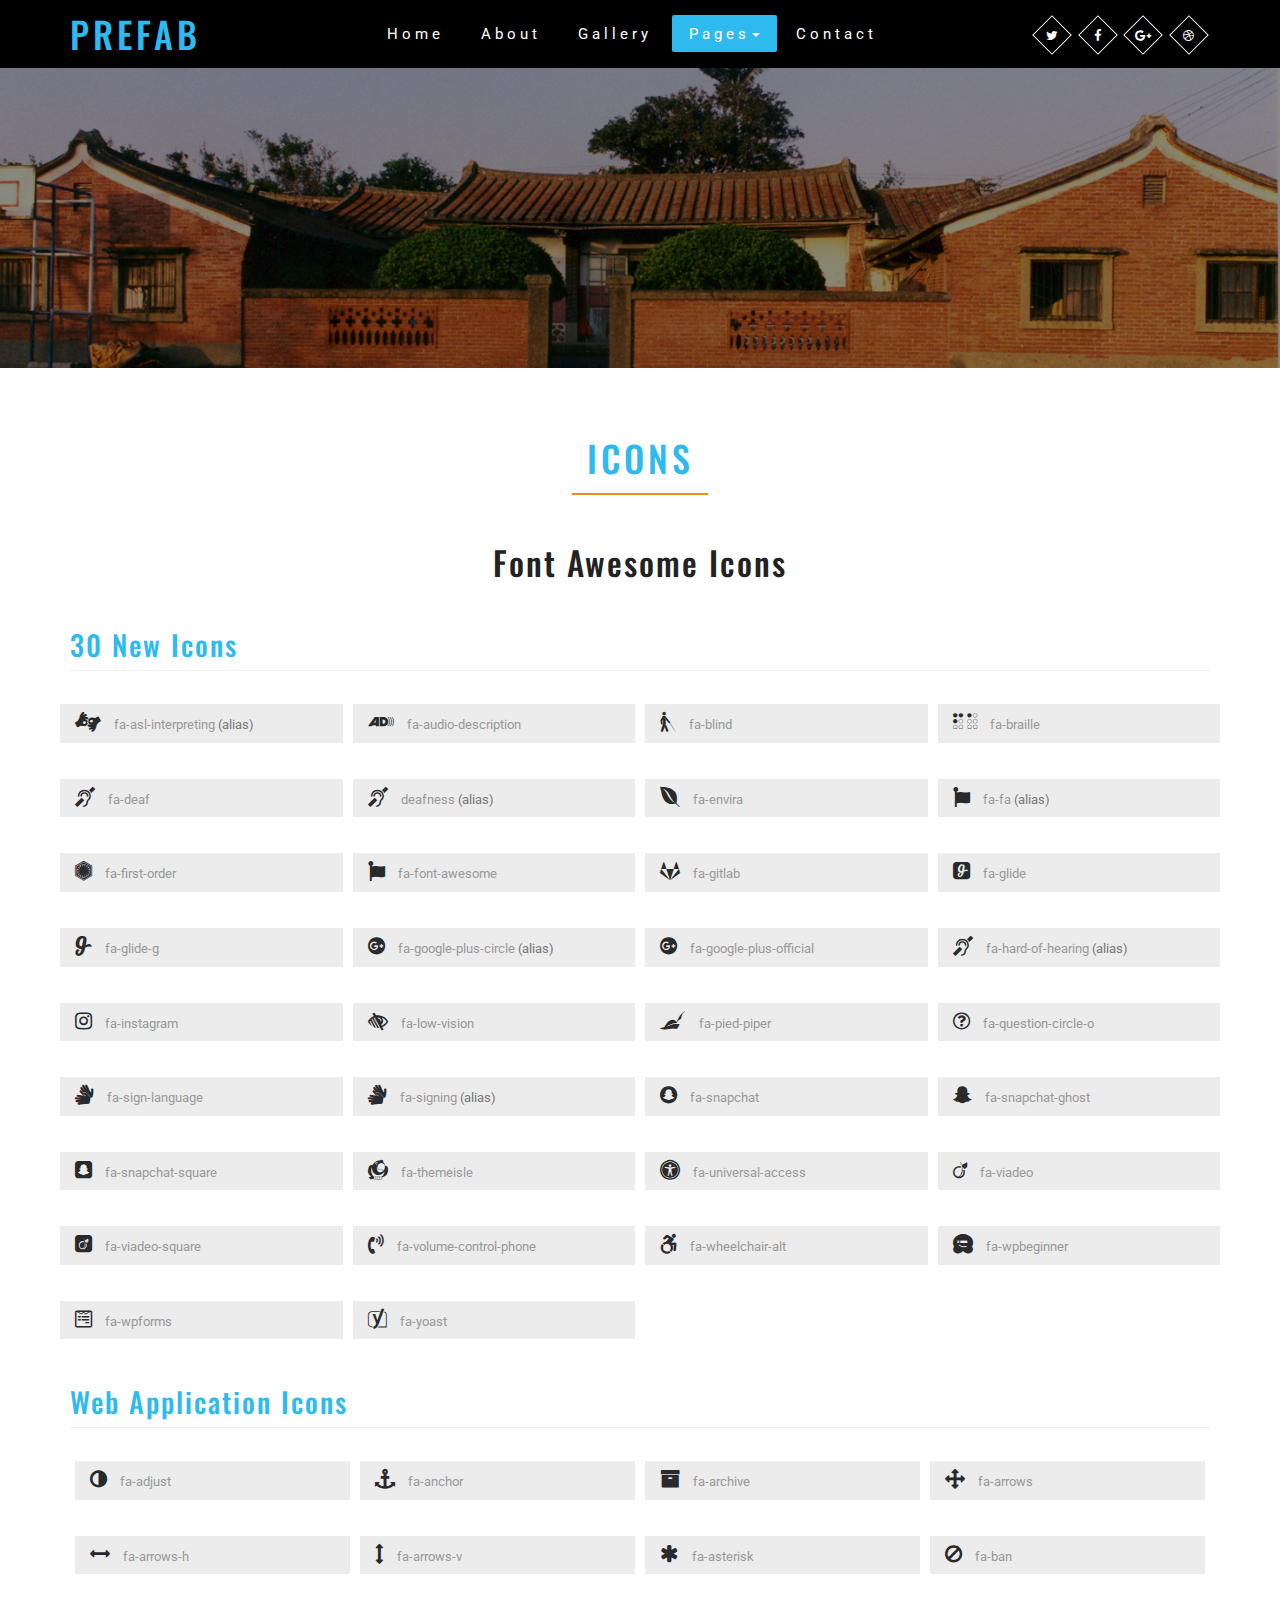
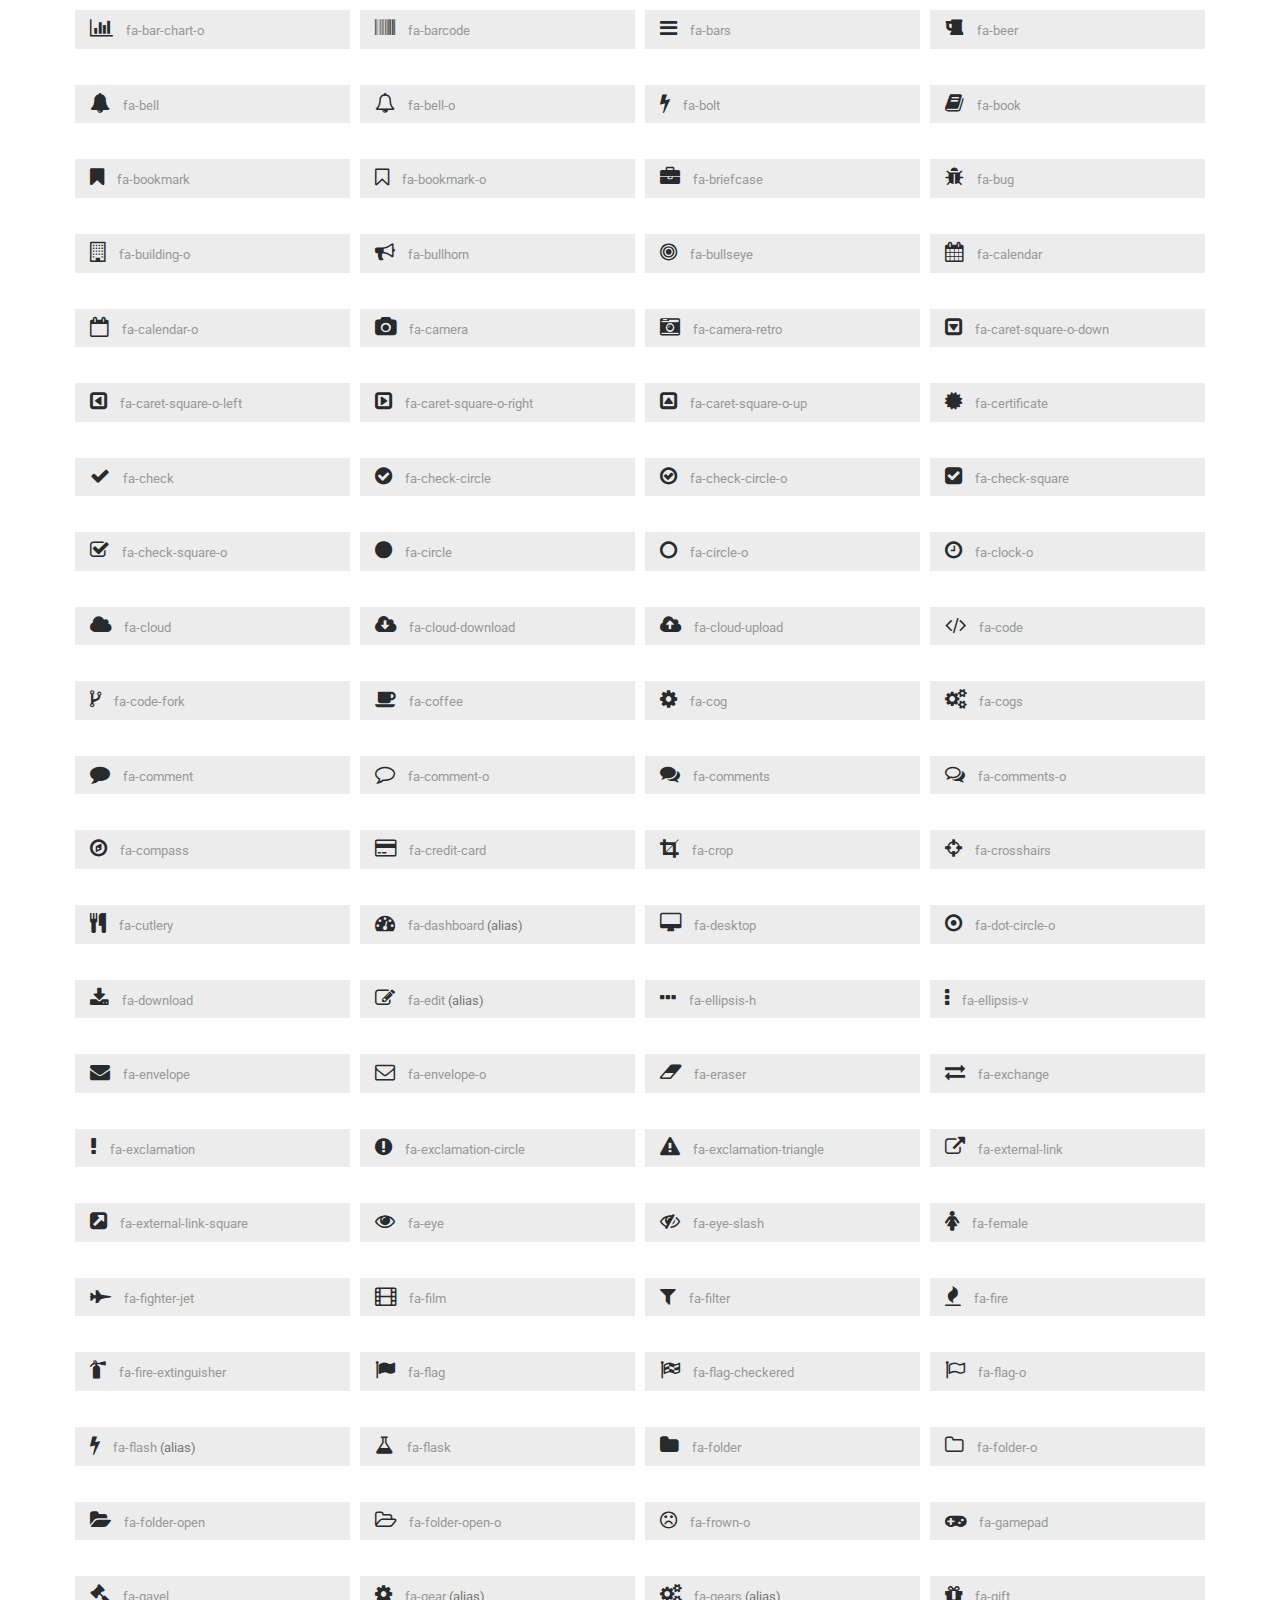
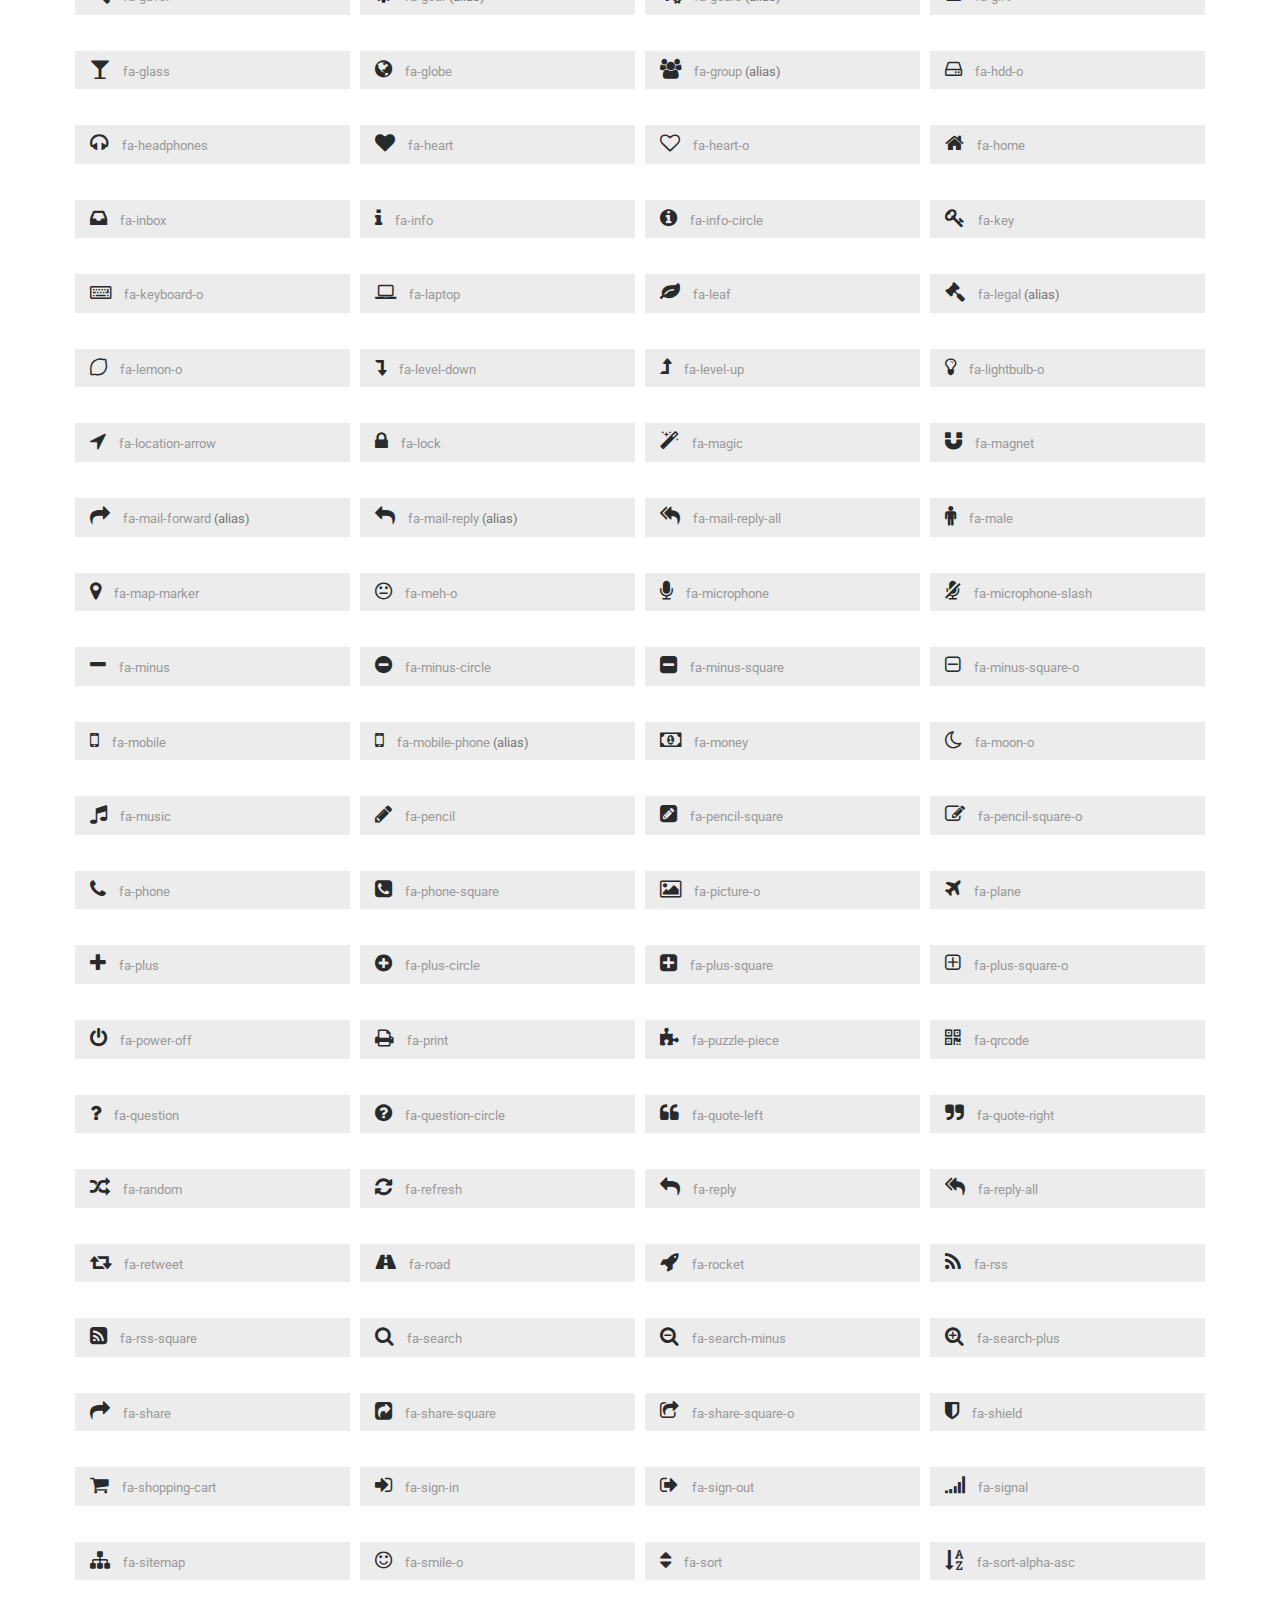
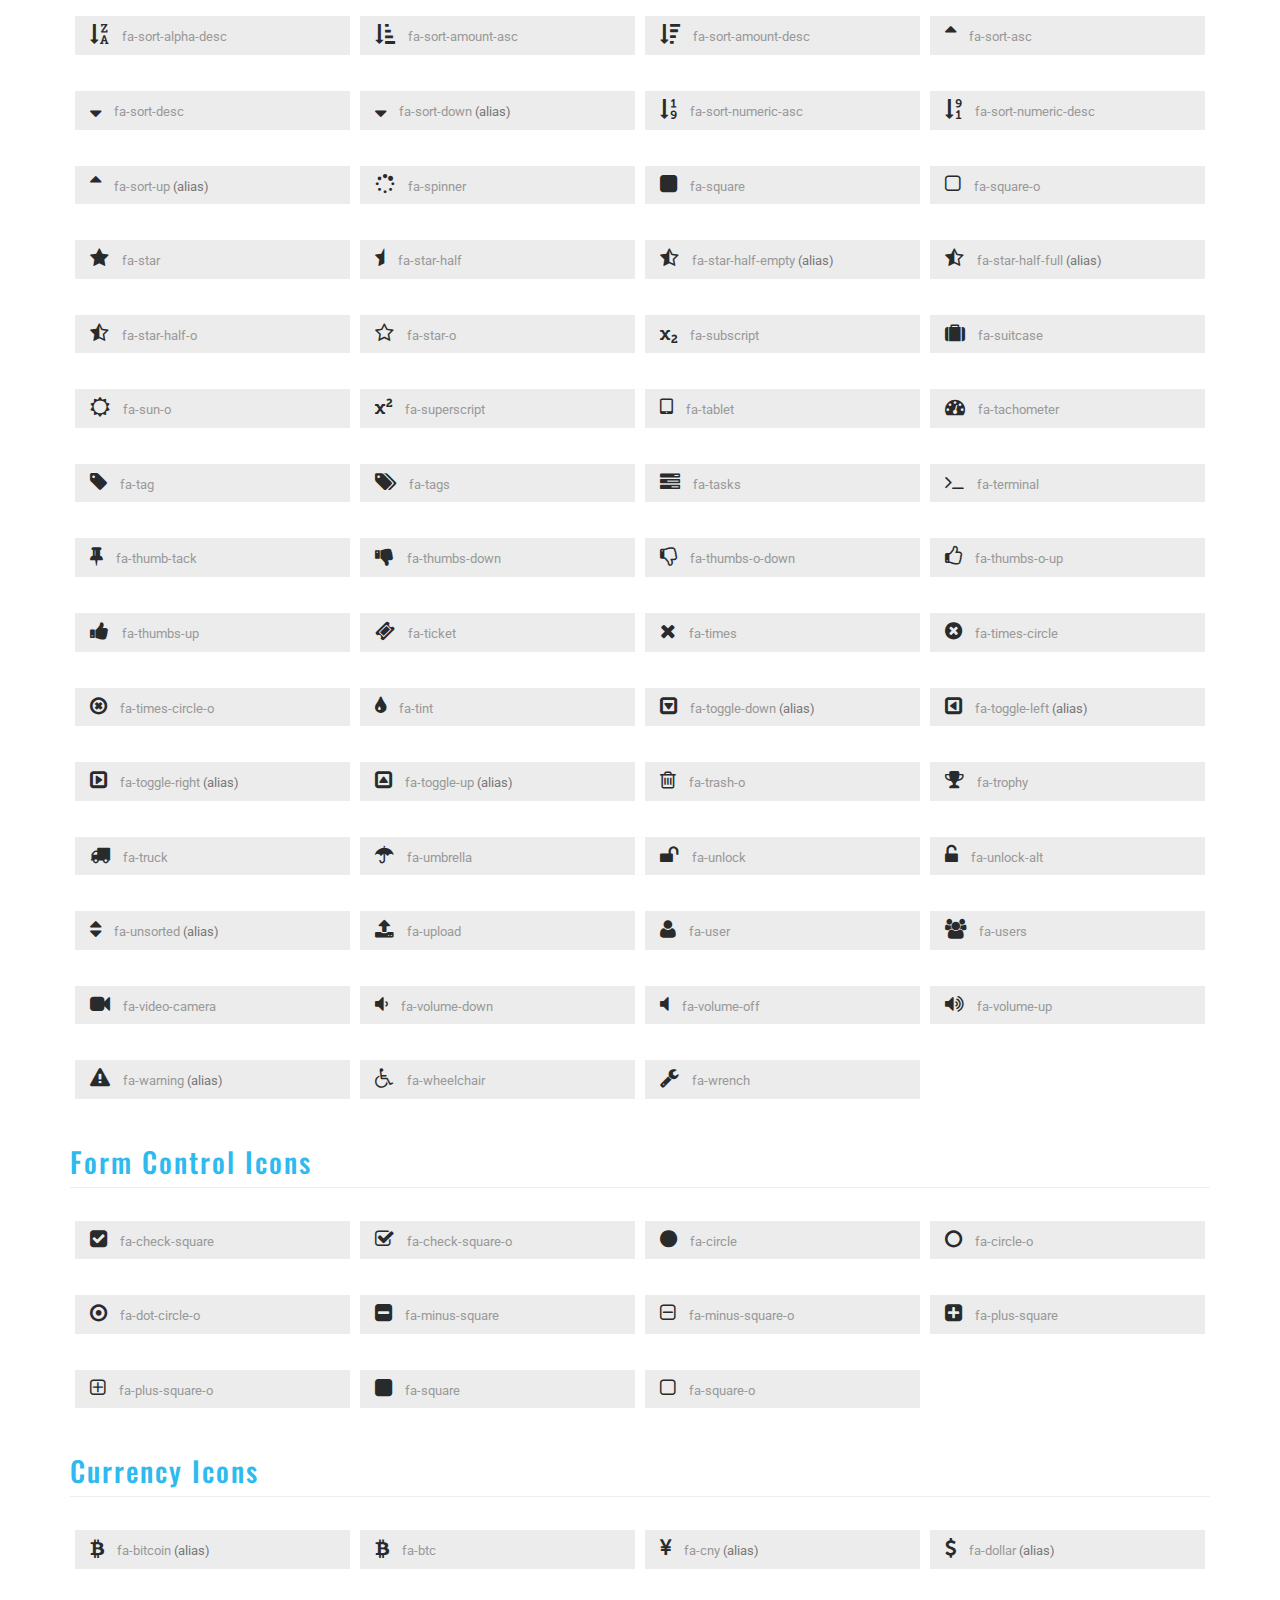
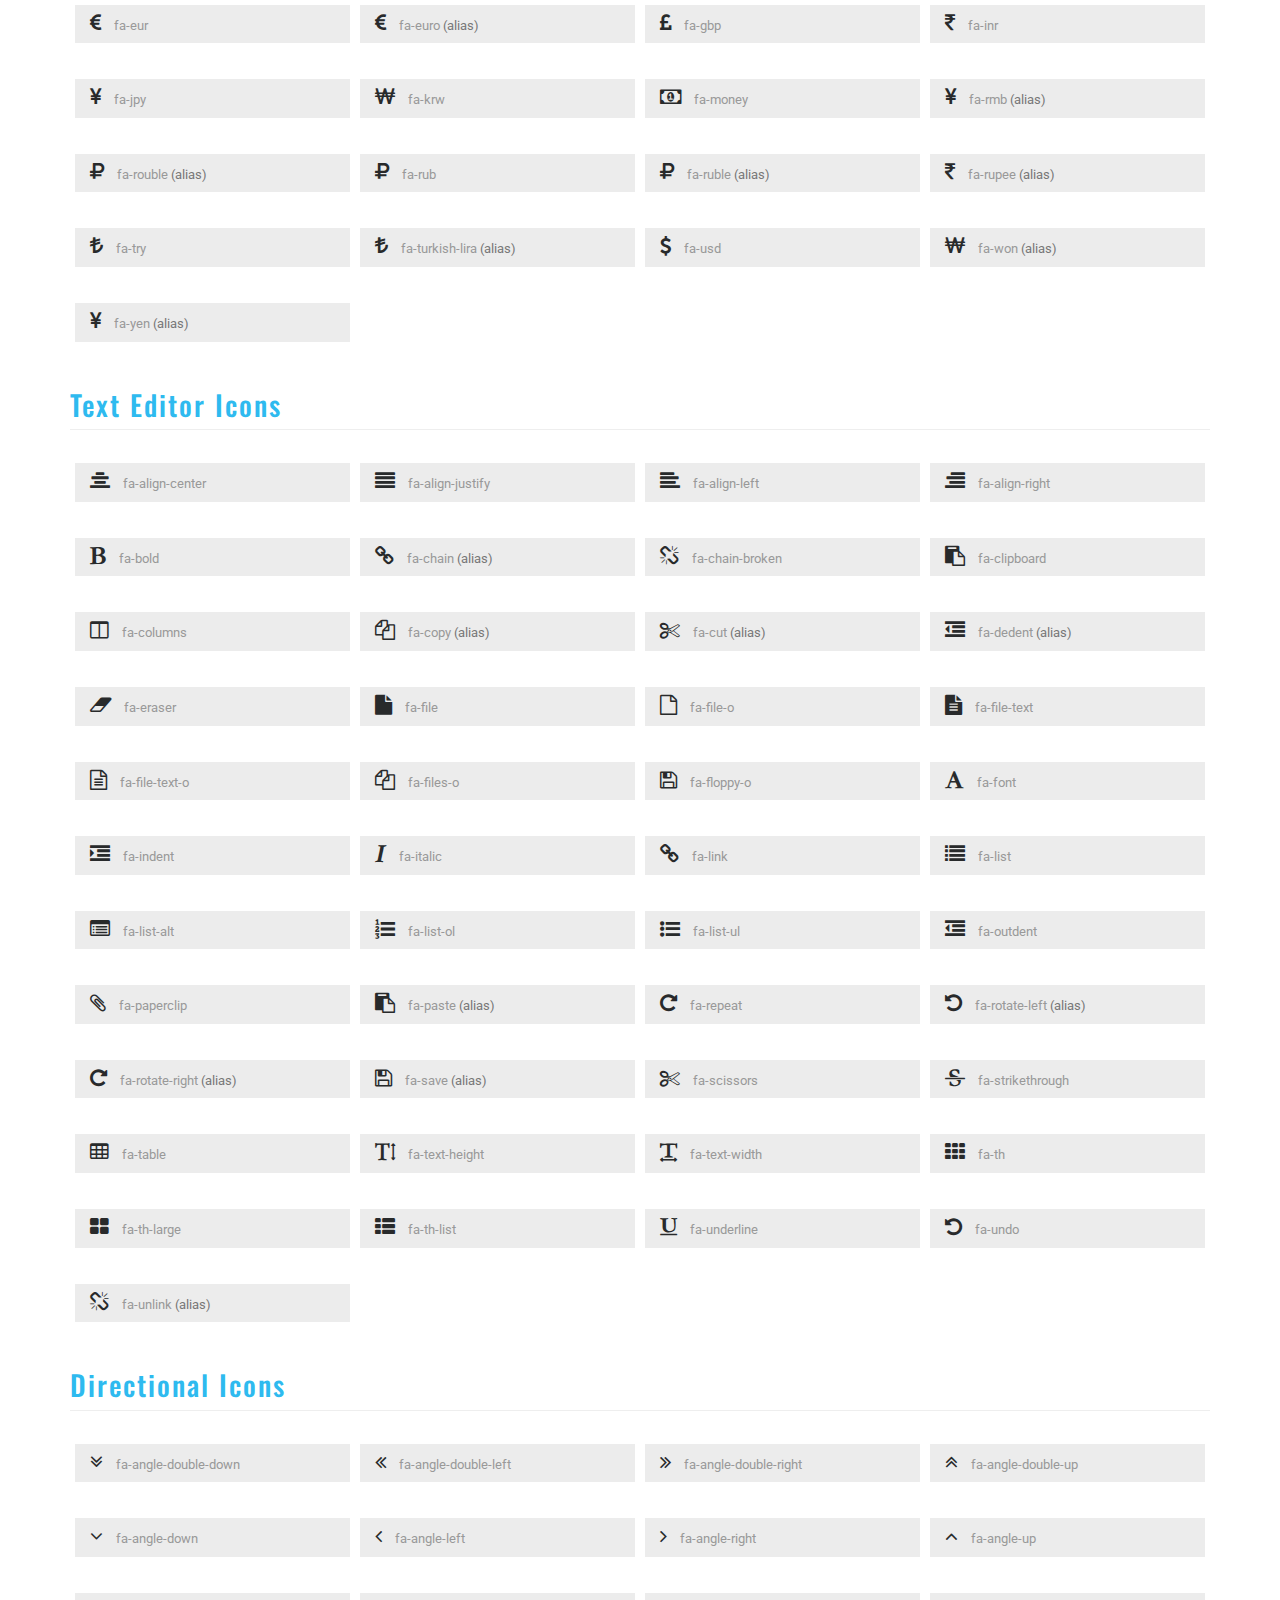
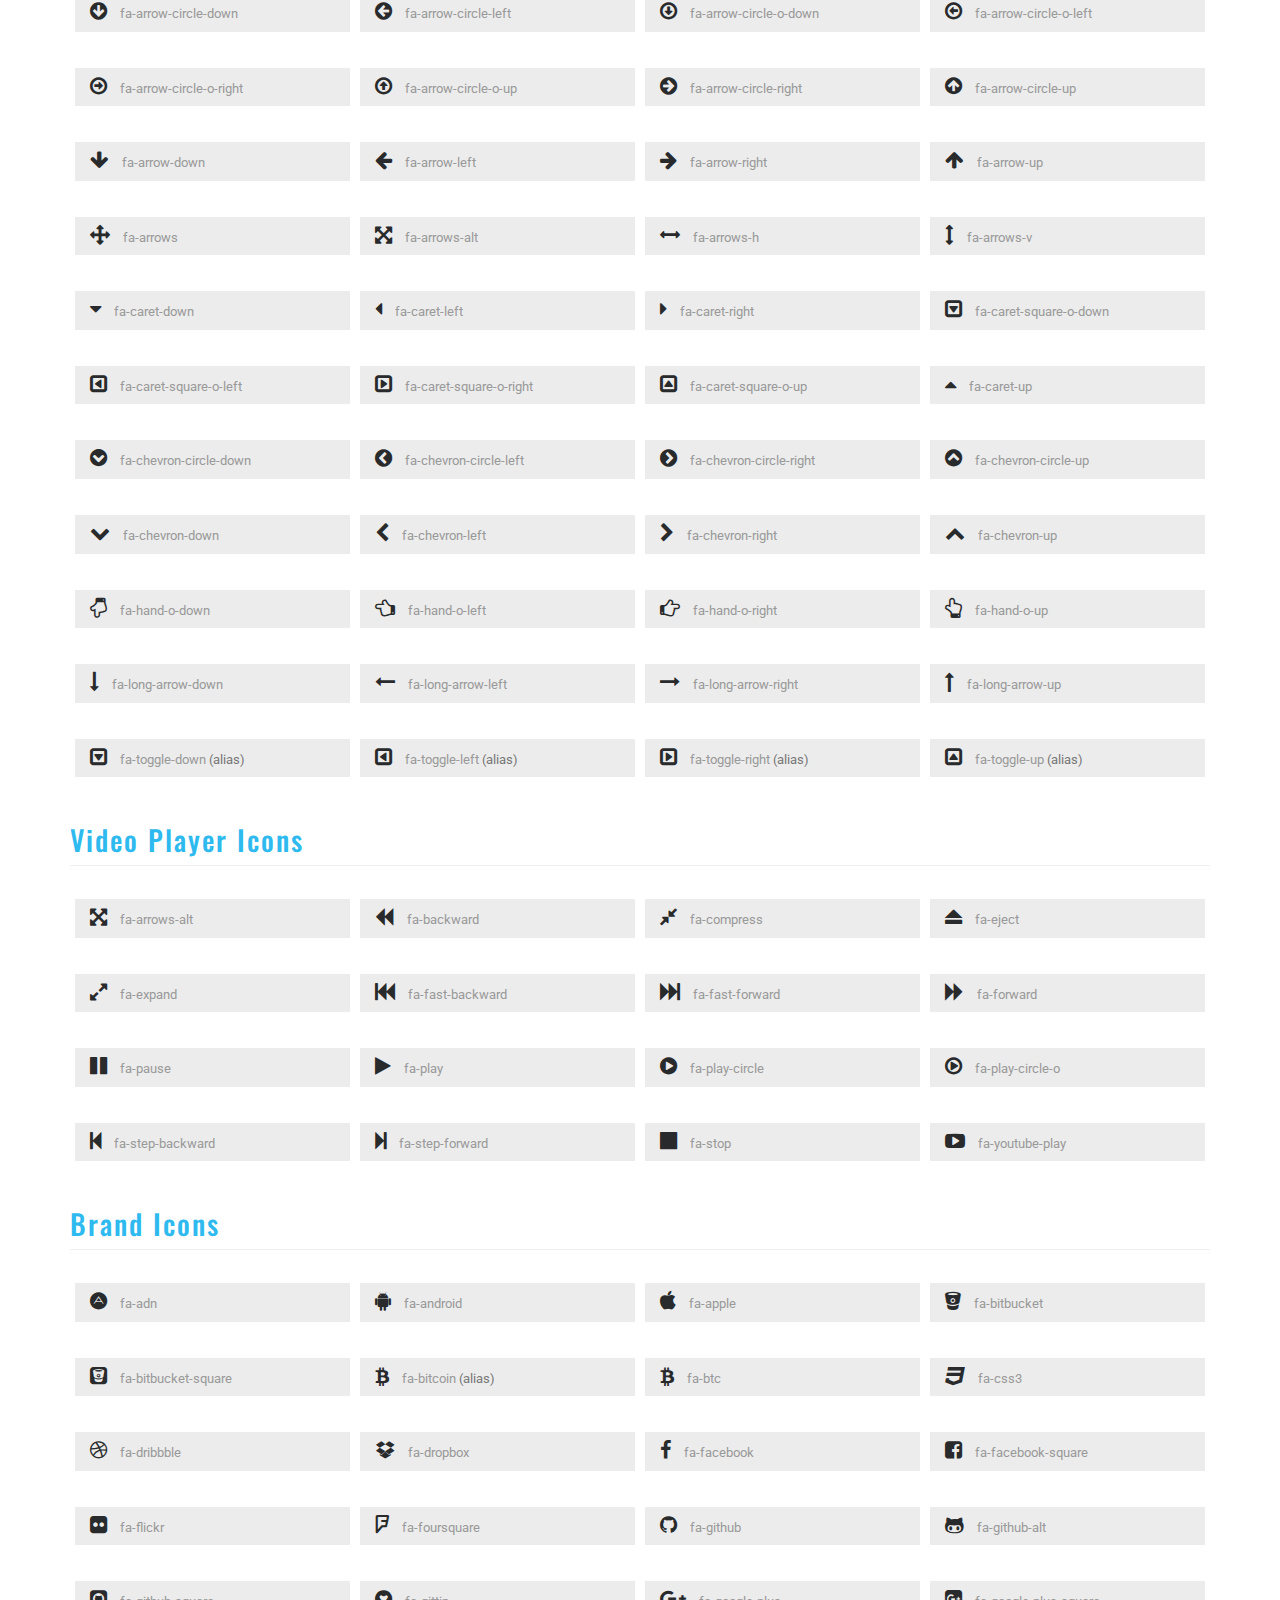
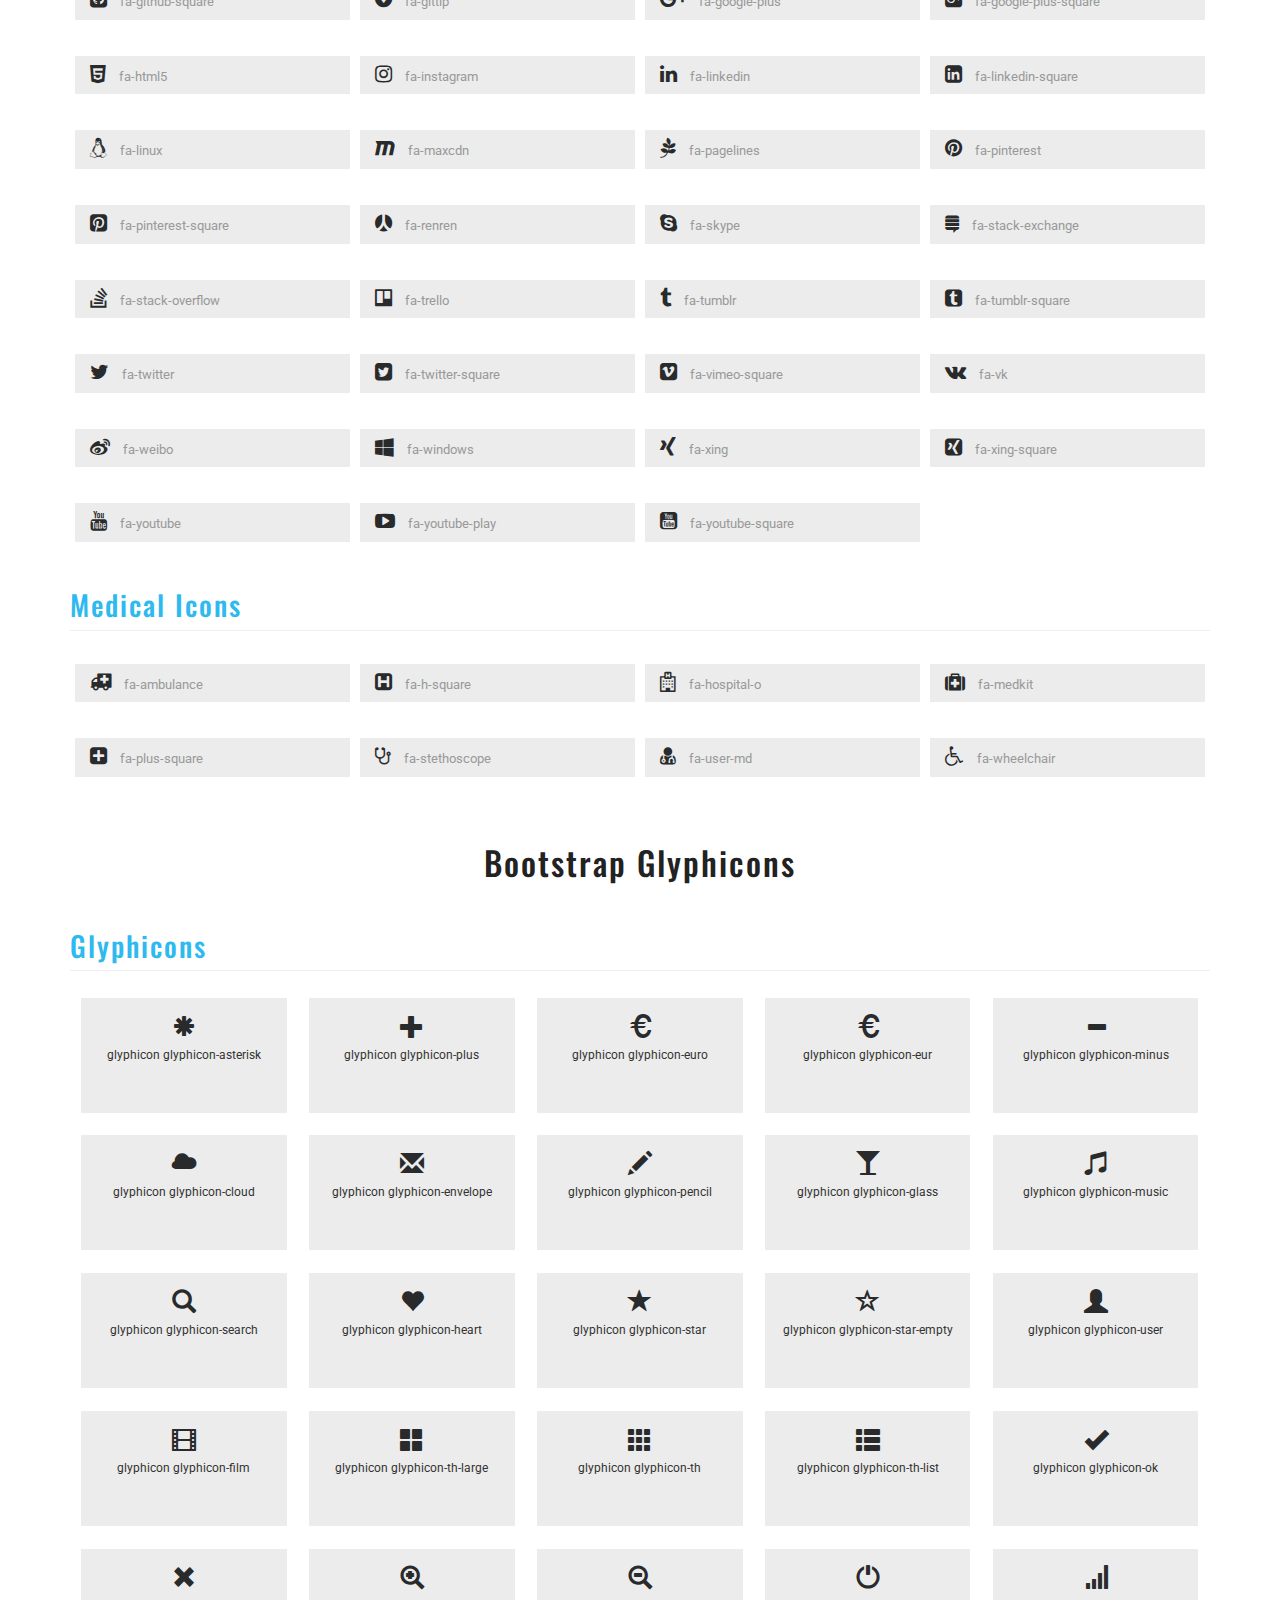
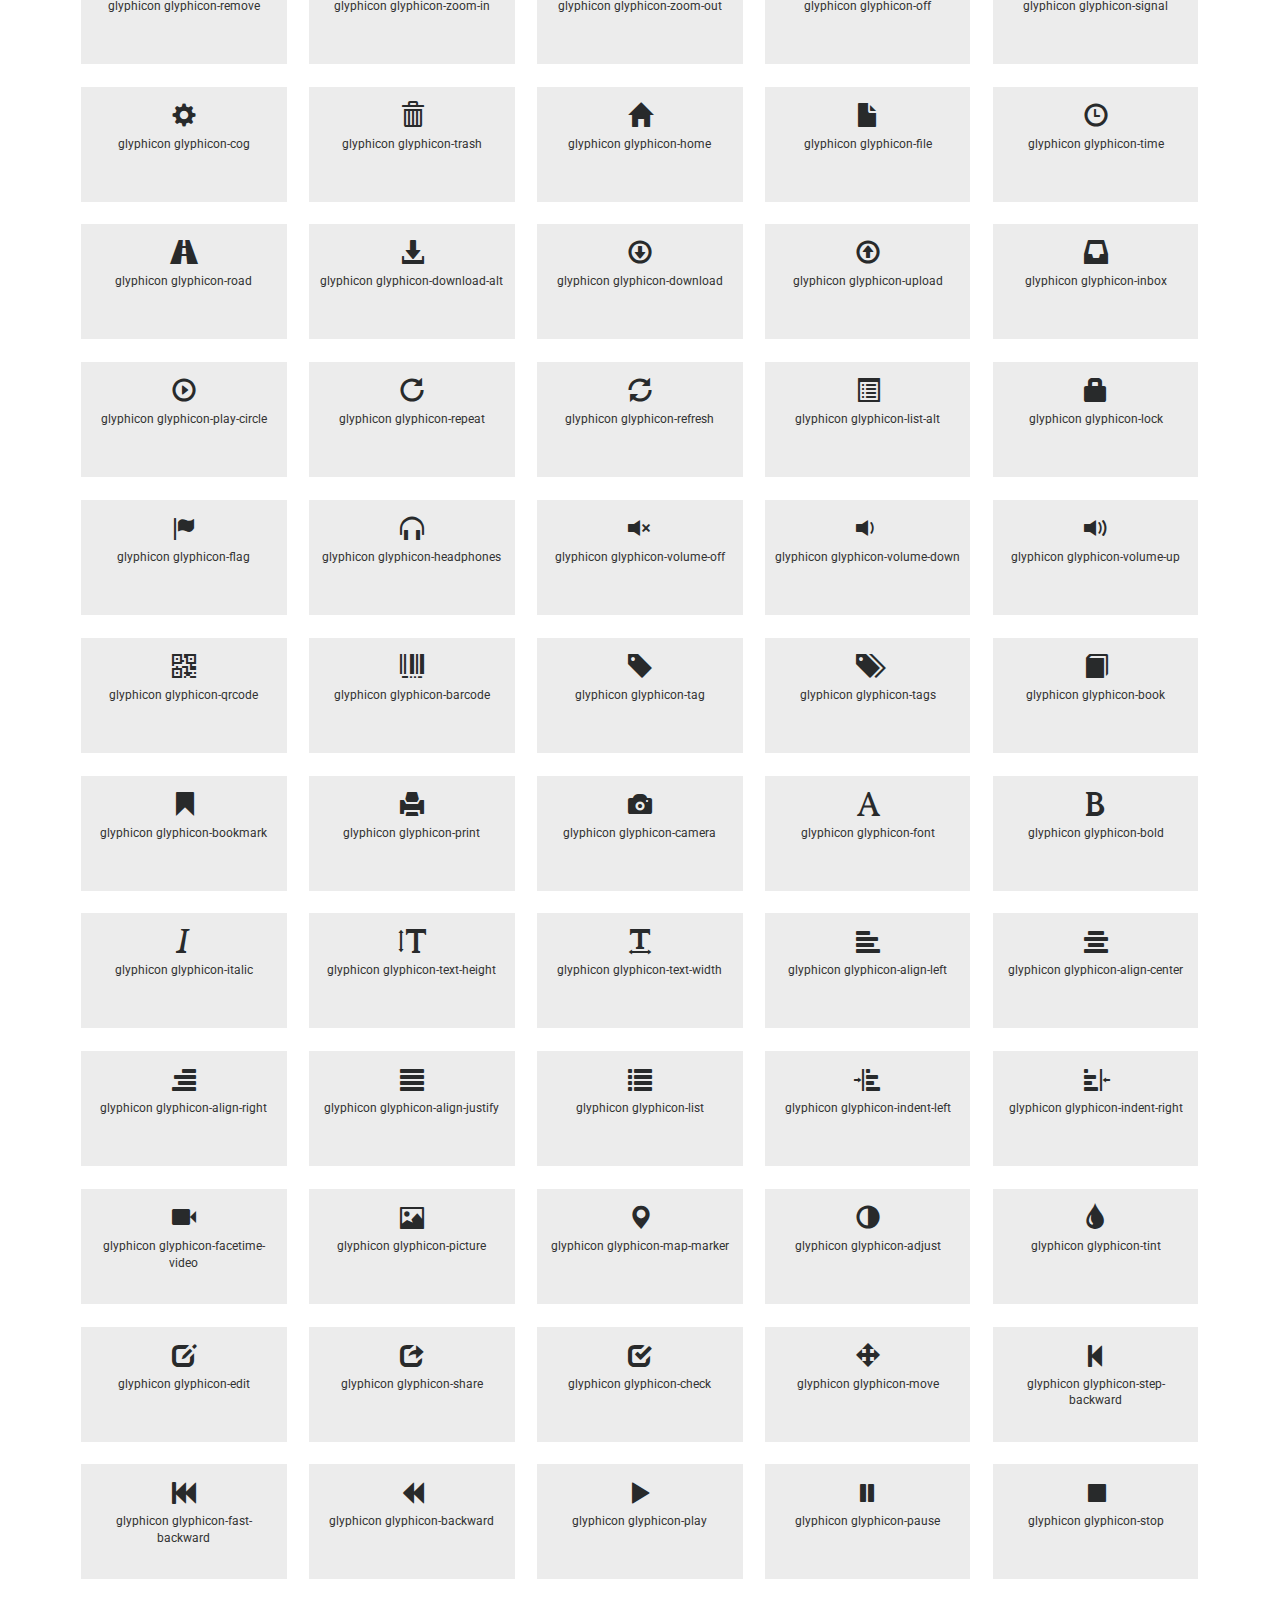
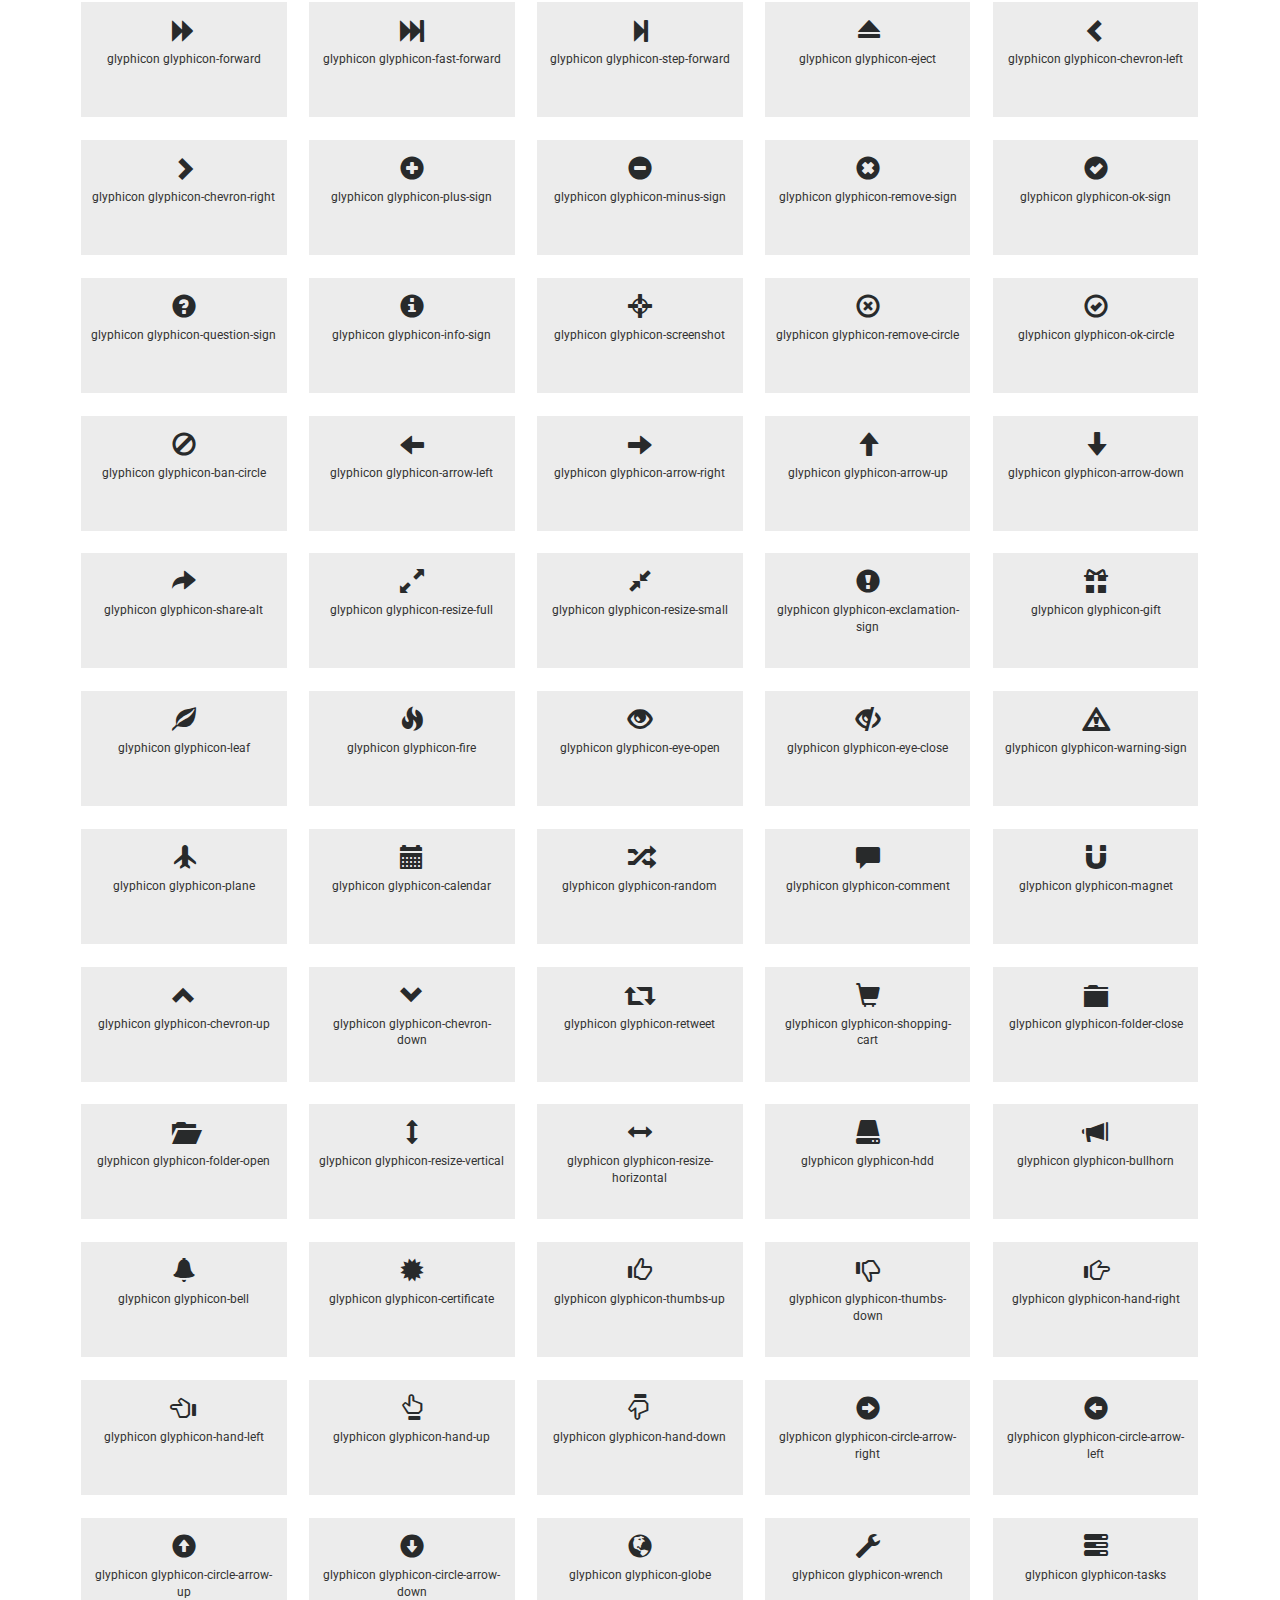
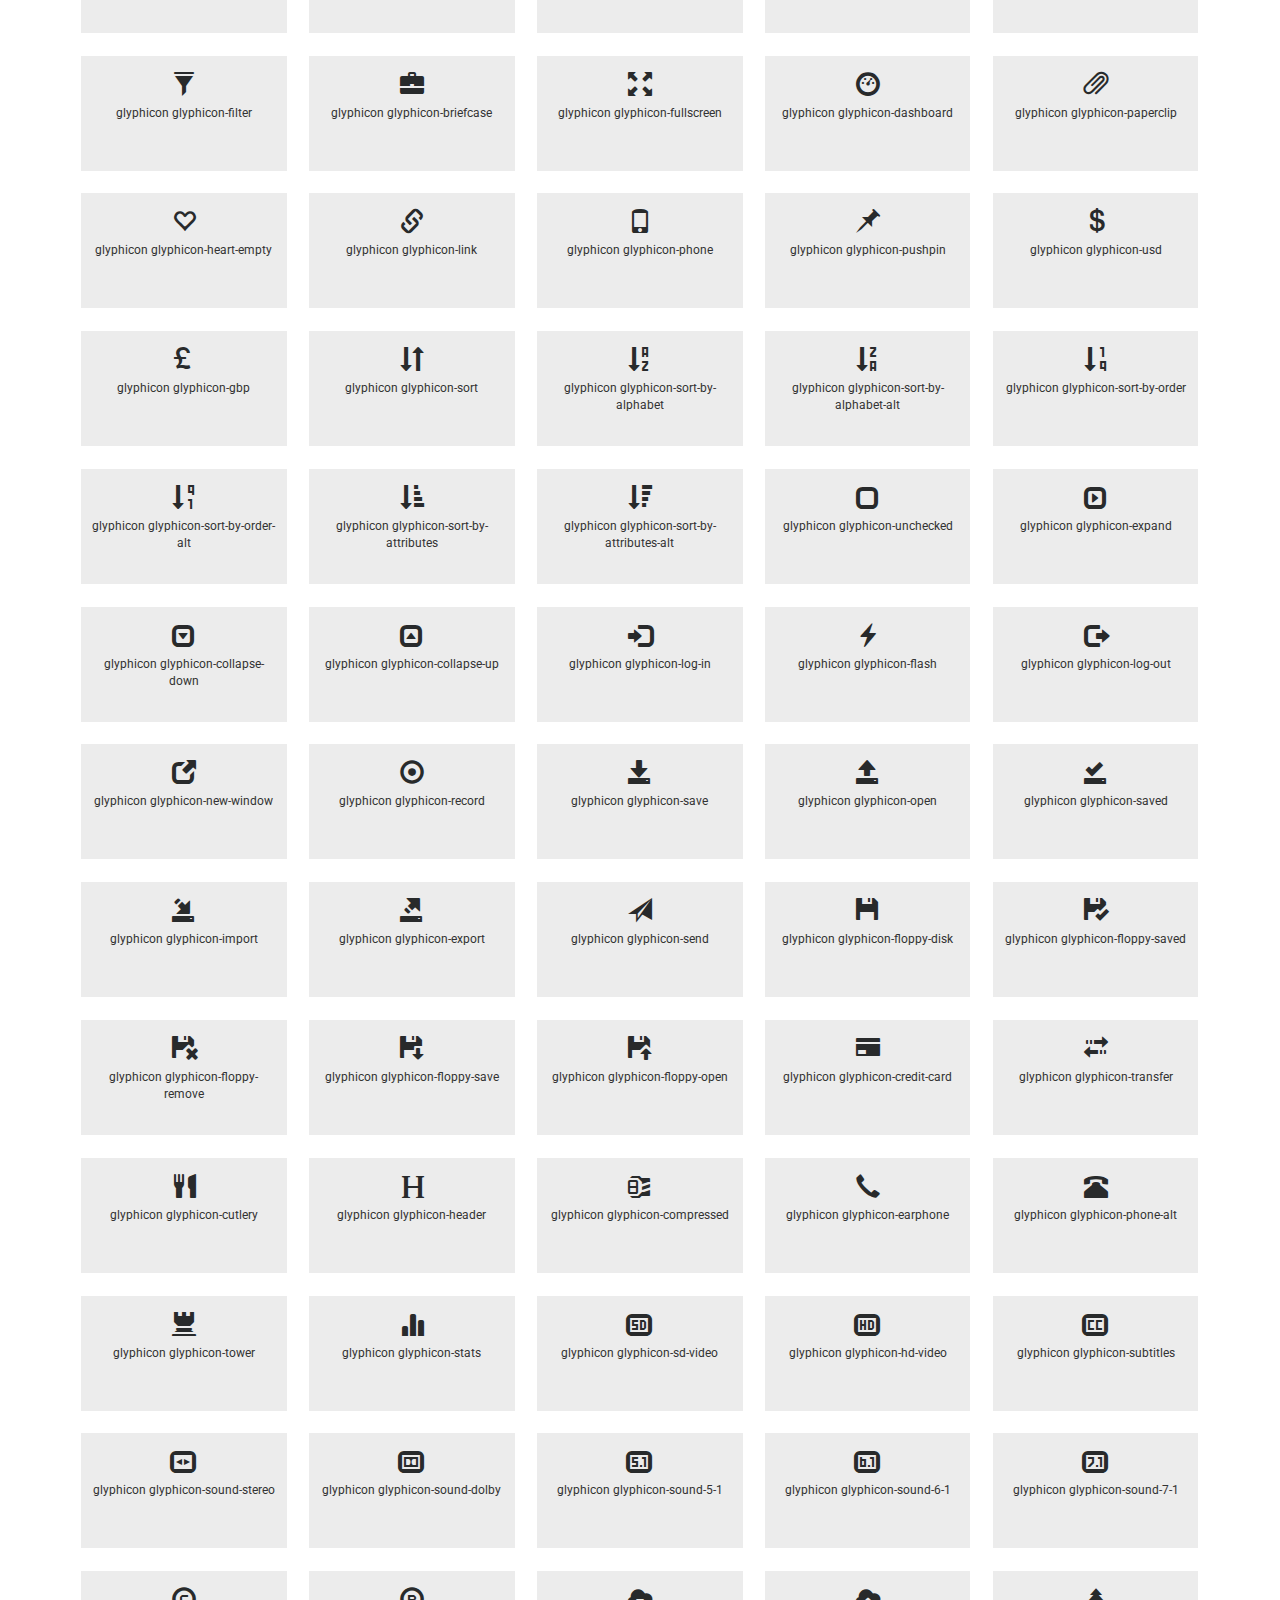
<file: icons.html>
<!DOCTYPE html>
<html lang="en">
<head>
<title>Icons</title>
<meta name="viewport" content="width=device-width, initial-scale=1">
<meta http-equiv="Content-Type" content="text/html; charset=utf-8" />
<meta name="keywords" content="" />
<script type="application/x-javascript"> addEventListener("load", function() { setTimeout(hideURLbar, 0); }, false); function hideURLbar(){ window.scrollTo(0,1); } </script>
<!-- Custom Theme files -->
<link href="css/bootstrap.css" type="text/css" rel="stylesheet" media="all">
<link href="css/style.css" type="text/css" rel="stylesheet" media="all">
<link href="css/font-awesome.css" rel="stylesheet">   <!-- font-awesome icons --> 
<!-- //Custom Theme files -->  
<!-- font -->
<link href="http://fonts.googleapis.com/css?family=Oswald:300,400,700&amp;subset=latin-ext" rel="stylesheet">
<link href="http://fonts.googleapis.com/css?family=Roboto:100,100i,300,300i,400,400i,500,500i,700,700i,900,900i" rel="stylesheet">
<!-- //font -->

</head>
<body> 
<!-- navigation -->
			<div class="top-nav w3-agiletop">
				<div class="container">
					<div class="navbar-header w3llogo">
						<button type="button" class="navbar-toggle collapsed" data-toggle="collapse" data-target="#bs-example-navbar-collapse-1">
							Menu
						</button>
						<h1><a href="index.html">Prefab</a></h1> 
					</div>
					<!-- Collect the nav links, forms, and other content for toggling -->
					<div class="collapse navbar-collapse" id="bs-example-navbar-collapse-1">
						<div class="w3menu navbar-left">
							<ul class="nav navbar">
								<li><a href="index.html">Home</a></li>
								<li><a href="about.html">About</a></li> 
								<li><a href="gallery.html">Gallery</a></li>
								<li><a href="#" class="active" class="dropdown-toggle" data-toggle="dropdown" role="button" aria-haspopup="true" aria-expanded="false"><span data-letters="Pages">Pages</span><span class="caret"></span></a>
									<ul class="dropdown-menu"> 
										<li><a href="icons.html">Icons</a></li>
										<li><a href="typo.html">Typography</a></li>
									</ul>
								</li>  
								<li><a href="contact.html">Contact</a></li>
							</ul>
						</div>
						<div class="w3ls-bnr-icons social-icon navbar-right">
							<a href="#" class="social-button twitter"><i class="fa fa-twitter"></i></a>
							<a href="#" class="social-button facebook"><i class="fa fa-facebook"></i></a> 
							<a href="#" class="social-button google"><i class="fa fa-google-plus"></i></a> 
							<a href="#" class="social-button dribbble"><i class="fa fa-dribbble"></i></a> 
						</div> 
						<div class="clearfix"> </div>  
					</div>
				</div>	
			</div>	
			<!-- //navigation -->

	<!-- banner -->
	<div class="w3ls-banner-1"> 
	</div>	
<!-- icons -->
<div class="w3_wthree_agileits_icons main-grid-border">
		<div class="container">
			<div class="w3l-heading">
				<h2 class="w3ls_head">Icons</h2>
			</div>

				<div class="icons">
							<h3 class="agileits-icons-title">Font Awesome Icons</h3>
							<section id="new">
								<h3 class="page-header page-header icon-subheading">30 New Icons </h3>							  

								<div class="row fontawesome-icon-list">
									
									
									<div class="icon-box col-md-3 col-sm-4"><a class="agile-icon" href="#"><i class="fa fa-asl-interpreting" aria-hidden="true"></i> fa-asl-interpreting <span class="text-muted">(alias)</span></a></div>
									
									
									
									<div class="icon-box col-md-3 col-sm-4"><a class="agile-icon" href="#"><i class="fa fa-audio-description" aria-hidden="true"></i> fa-audio-description</a></div>
									
									  <div class="icon-box col-md-3 col-sm-4"><a class="agile-icon" href="#"><i class="fa fa-blind" aria-hidden="true"></i> fa-blind</a></div>
									
									  <div class="icon-box col-md-3 col-sm-4"><a class="agile-icon" href="#"><i class="fa fa-braille" aria-hidden="true"></i> fa-braille</a></div>
									
									  <div class="icon-box col-md-3 col-sm-4"><a class="agile-icon" href="#"><i class="fa fa-deaf" aria-hidden="true"></i> fa-deaf</a></div>
									
									  <div class="icon-box col-md-3 col-sm-4"><a class="agile-icon" href="#"><i class="fa fa-deafness" aria-hidden="true"></i> deafness <span class="text-muted">(alias)</span></a></div>
									
									  <div class="icon-box col-md-3 col-sm-4"><a class="agile-icon" href="#"><i class="fa fa-envira" aria-hidden="true"></i> fa-envira</a></div>
									
									  <div class="icon-box col-md-3 col-sm-4"><a class="agile-icon" href="#"><i class="fa fa-fa" aria-hidden="true"></i> fa-fa <span class="text-muted">(alias)</span></a></div>
									
									  <div class="icon-box col-md-3 col-sm-4"><a class="agile-icon" href="#"><i class="fa fa-first-order" aria-hidden="true"></i> fa-first-order</a></div>
									
									  <div class="icon-box col-md-3 col-sm-4"><a class="agile-icon" href="#"><i class="fa fa-font-awesome" aria-hidden="true"></i> fa-font-awesome</a></div>
									
									  <div class="icon-box col-md-3 col-sm-4"><a class="agile-icon" href="#"><i class="fa fa-gitlab" aria-hidden="true"></i> fa-gitlab</a></div>
									
									  <div class="icon-box col-md-3 col-sm-4"><a class="agile-icon" href="#"><i class="fa fa-glide" aria-hidden="true"></i> fa-glide</a></div>
									
									  <div class="icon-box col-md-3 col-sm-4"><a class="agile-icon" href="#"><i class="fa fa-glide-g" aria-hidden="true"></i> fa-glide-g</a></div>
									
									  <div class="icon-box col-md-3 col-sm-4"><a class="agile-icon" href="#"><i class="fa fa-google-plus-circle" aria-hidden="true"></i> fa-google-plus-circle <span class="text-muted">(alias)</span></a></div>
									
									  <div class="icon-box col-md-3 col-sm-4"><a class="agile-icon" href="#"><i class="fa fa-google-plus-official" aria-hidden="true"></i> fa-google-plus-official</a></div>
									
									  <div class="icon-box col-md-3 col-sm-4"><a class="agile-icon" href="#"><i class="fa fa-hard-of-hearing" aria-hidden="true"></i> fa-hard-of-hearing <span class="text-muted">(alias)</span></a></div>
									
									  <div class="icon-box col-md-3 col-sm-4"><a class="agile-icon" href="#"><i class="fa fa-instagram" aria-hidden="true"></i> fa-instagram</a></div>
									
									  <div class="icon-box col-md-3 col-sm-4"><a class="agile-icon" href="#"><i class="fa fa-low-vision" aria-hidden="true"></i> fa-low-vision</a></div>
									
									  <div class="icon-box col-md-3 col-sm-4"><a class="agile-icon" href="#"><i class="fa fa-pied-piper" aria-hidden="true"></i> fa-pied-piper</a></div>
									
									  <div class="icon-box col-md-3 col-sm-4"><a class="agile-icon" href="#"><i class="fa fa-question-circle-o" aria-hidden="true"></i> fa-question-circle-o</a></div>
									
									  <div class="icon-box col-md-3 col-sm-4"><a class="agile-icon" href="#"><i class="fa fa-sign-language" aria-hidden="true"></i> fa-sign-language</a></div>
									
									  <div class="icon-box col-md-3 col-sm-4"><a class="agile-icon" href="#"><i class="fa fa-signing" aria-hidden="true"></i> fa-signing <span class="text-muted">(alias)</span></a></div>
									
									  <div class="icon-box col-md-3 col-sm-4"><a class="agile-icon" href="#"><i class="fa fa-snapchat" aria-hidden="true"></i> fa-snapchat</a></div>
									
									  <div class="icon-box col-md-3 col-sm-4"><a class="agile-icon" href="#"><i class="fa fa-snapchat-ghost" aria-hidden="true"></i> fa-snapchat-ghost</a></div>
									
									  <div class="icon-box col-md-3 col-sm-4"><a class="agile-icon" href="#"><i class="fa fa-snapchat-square" aria-hidden="true"></i> fa-snapchat-square</a></div>
									
									  <div class="icon-box col-md-3 col-sm-4"><a class="agile-icon" href="#"><i class="fa fa-themeisle" aria-hidden="true"></i> fa-themeisle</a></div>
									
									  <div class="icon-box col-md-3 col-sm-4"><a class="agile-icon" href="#"><i class="fa fa-universal-access" aria-hidden="true"></i> fa-universal-access</a></div>
									
									  <div class="icon-box col-md-3 col-sm-4"><a class="agile-icon" href="#"><i class="fa fa-viadeo" aria-hidden="true"></i> fa-viadeo</a></div>
									
									  <div class="icon-box col-md-3 col-sm-4"><a class="agile-icon" href="#"><i class="fa fa-viadeo-square" aria-hidden="true"></i> fa-viadeo-square</a></div>
									
									  <div class="icon-box col-md-3 col-sm-4"><a class="agile-icon" href="#"><i class="fa fa-volume-control-phone" aria-hidden="true"></i> fa-volume-control-phone</a></div>
									
									  <div class="icon-box col-md-3 col-sm-4"><a class="agile-icon" href="#"><i class="fa fa-wheelchair-alt" aria-hidden="true"></i> fa-wheelchair-alt</a></div>
									
									  <div class="icon-box col-md-3 col-sm-4"><a class="agile-icon" href="#"><i class="fa fa-wpbeginner" aria-hidden="true"></i> fa-wpbeginner</a></div>
									
									  <div class="icon-box col-md-3 col-sm-4"><a class="agile-icon" href="#"><i class="fa fa-wpforms" aria-hidden="true"></i> fa-wpforms</a></div>
									
									  <div class="icon-box col-md-3 col-sm-4"><a class="agile-icon" href="#"><i class="fa fa-yoast" aria-hidden="true"></i> fa-yoast</a></div>
									
								  </div>

								</section>
							<div class="section group">
									<div class="box"> 
										<div class="title ">
											<h3 class="page-header icon-subheading">Web Application Icons</h3>
										</div>
										<div class="box_content"> 
											<div class="fontawesome-icon-list"> 
												<div class="icon-box col-md-3 col-sm-4"><a class="agile-icon" href="#"><i class="fa fa-adjust"></i> fa-adjust</a></div>
										
												<div class="icon-box col-md-3 col-sm-4"><a class="agile-icon" href="#"><i class="fa fa-anchor"></i> fa-anchor</a></div>
										
												<div class="icon-box col-md-3 col-sm-4"><a class="agile-icon" href="#"><i class="fa fa-archive"></i> fa-archive</a></div>
										
												<div class="icon-box col-md-3 col-sm-4"><a class="agile-icon" href="#"><i class="fa fa-arrows"></i> fa-arrows</a></div>
										
												<div class="icon-box col-md-3 col-sm-4"><a class="agile-icon" href="#"><i class="fa fa-arrows-h"></i> fa-arrows-h</a></div>
										
												<div class="icon-box col-md-3 col-sm-4"><a class="agile-icon" href="#"><i class="fa fa-arrows-v"></i> fa-arrows-v</a></div>
										
												<div class="icon-box col-md-3 col-sm-4"><a class="agile-icon" href="#"><i class="fa fa-asterisk"></i> fa-asterisk</a></div>
										
												<div class="icon-box col-md-3 col-sm-4"><a class="agile-icon" href="#"><i class="fa fa-ban"></i> fa-ban</a></div>
										
												<div class="icon-box col-md-3 col-sm-4"><a class="agile-icon" href="#"><i class="fa fa-bar-chart-o"></i> fa-bar-chart-o</a></div>
										
												<div class="icon-box col-md-3 col-sm-4"><a class="agile-icon" href="#"><i class="fa fa-barcode"></i> fa-barcode</a></div>
										
												<div class="icon-box col-md-3 col-sm-4"><a class="agile-icon" href="#"><i class="fa fa-bars"></i> fa-bars</a></div>
										
												<div class="icon-box col-md-3 col-sm-4"><a class="agile-icon" href="#"><i class="fa fa-beer"></i> fa-beer</a></div>
										
												<div class="icon-box col-md-3 col-sm-4"><a class="agile-icon" href="#"><i class="fa fa-bell"></i> fa-bell</a></div>
										
												<div class="icon-box col-md-3 col-sm-4"><a class="agile-icon" href="#"><i class="fa fa-bell-o"></i> fa-bell-o</a></div>
										
												<div class="icon-box col-md-3 col-sm-4"><a class="agile-icon" href="#"><i class="fa fa-bolt"></i> fa-bolt</a></div>
										
												<div class="icon-box col-md-3 col-sm-4"><a class="agile-icon" href="#"><i class="fa fa-book"></i> fa-book</a></div>
										
												<div class="icon-box col-md-3 col-sm-4"><a class="agile-icon" href="#"><i class="fa fa-bookmark"></i> fa-bookmark</a></div>
										
												<div class="icon-box col-md-3 col-sm-4"><a class="agile-icon" href="#"><i class="fa fa-bookmark-o"></i> fa-bookmark-o</a></div>
										
												<div class="icon-box col-md-3 col-sm-4"><a class="agile-icon" href="#"><i class="fa fa-briefcase"></i> fa-briefcase</a></div>
										
												<div class="icon-box col-md-3 col-sm-4"><a class="agile-icon" href="#"><i class="fa fa-bug"></i> fa-bug</a></div>
										
												<div class="icon-box col-md-3 col-sm-4"><a class="agile-icon" href="#"><i class="fa fa-building-o"></i> fa-building-o</a></div>
										
												<div class="icon-box col-md-3 col-sm-4"><a class="agile-icon" href="#"><i class="fa fa-bullhorn"></i> fa-bullhorn</a></div>
										
												<div class="icon-box col-md-3 col-sm-4"><a class="agile-icon" href="#"><i class="fa fa-bullseye"></i> fa-bullseye</a></div>
										
												<div class="icon-box col-md-3 col-sm-4"><a class="agile-icon" href="#"><i class="fa fa-calendar"></i> fa-calendar</a></div>
										
												<div class="icon-box col-md-3 col-sm-4"><a class="agile-icon" href="#"><i class="fa fa-calendar-o"></i> fa-calendar-o</a></div>
										
												<div class="icon-box col-md-3 col-sm-4"><a class="agile-icon" href="#"><i class="fa fa-camera"></i> fa-camera</a></div>
										
												<div class="icon-box col-md-3 col-sm-4"><a class="agile-icon" href="#"><i class="fa fa-camera-retro"></i> fa-camera-retro</a></div>
										
												<div class="icon-box col-md-3 col-sm-4"><a class="agile-icon" href="#"><i class="fa fa-caret-square-o-down"></i> fa-caret-square-o-down</a></div>
										
												<div class="icon-box col-md-3 col-sm-4"><a class="agile-icon" href="#"><i class="fa fa-caret-square-o-left"></i> fa-caret-square-o-left</a></div>
										
												<div class="icon-box col-md-3 col-sm-4"><a class="agile-icon" href="#"><i class="fa fa-caret-square-o-right"></i> fa-caret-square-o-right</a></div>
										
												<div class="icon-box col-md-3 col-sm-4"><a class="agile-icon" href="#"><i class="fa fa-caret-square-o-up"></i> fa-caret-square-o-up</a></div>
										
												<div class="icon-box col-md-3 col-sm-4"><a class="agile-icon" href="#"><i class="fa fa-certificate"></i> fa-certificate</a></div>
										
												<div class="icon-box col-md-3 col-sm-4"><a class="agile-icon" href="#"><i class="fa fa-check"></i> fa-check</a></div>
										
												<div class="icon-box col-md-3 col-sm-4"><a class="agile-icon" href="#"><i class="fa fa-check-circle"></i> fa-check-circle</a></div>
										
												<div class="icon-box col-md-3 col-sm-4"><a class="agile-icon" href="#"><i class="fa fa-check-circle-o"></i> fa-check-circle-o</a></div>
										
												<div class="icon-box col-md-3 col-sm-4"><a class="agile-icon" href="#"><i class="fa fa-check-square"></i> fa-check-square</a></div>
										
												<div class="icon-box col-md-3 col-sm-4"><a class="agile-icon" href="#"><i class="fa fa-check-square-o"></i> fa-check-square-o</a></div>
										
												<div class="icon-box col-md-3 col-sm-4"><a class="agile-icon" href="#"><i class="fa fa-circle"></i> fa-circle</a></div>
										
												<div class="icon-box col-md-3 col-sm-4"><a class="agile-icon" href="#"><i class="fa fa-circle-o"></i> fa-circle-o</a></div>
										
												<div class="icon-box col-md-3 col-sm-4"><a class="agile-icon" href="#"><i class="fa fa-clock-o"></i> fa-clock-o</a></div>
										
												<div class="icon-box col-md-3 col-sm-4"><a class="agile-icon" href="#"><i class="fa fa-cloud"></i> fa-cloud</a></div>
										
												<div class="icon-box col-md-3 col-sm-4"><a class="agile-icon" href="#"><i class="fa fa-cloud-download"></i> fa-cloud-download</a></div>
										
												<div class="icon-box col-md-3 col-sm-4"><a class="agile-icon" href="#"><i class="fa fa-cloud-upload"></i> fa-cloud-upload</a></div>
										
												<div class="icon-box col-md-3 col-sm-4"><a class="agile-icon" href="#"><i class="fa fa-code"></i> fa-code</a></div>
										
												<div class="icon-box col-md-3 col-sm-4"><a class="agile-icon" href="#"><i class="fa fa-code-fork"></i> fa-code-fork</a></div>
										
												<div class="icon-box col-md-3 col-sm-4"><a class="agile-icon" href="#"><i class="fa fa-coffee"></i> fa-coffee</a></div>
										
												<div class="icon-box col-md-3 col-sm-4"><a class="agile-icon" href="#"><i class="fa fa-cog"></i> fa-cog</a></div>
										
												<div class="icon-box col-md-3 col-sm-4"><a class="agile-icon" href="#"><i class="fa fa-cogs"></i> fa-cogs</a></div>
										
												<div class="icon-box col-md-3 col-sm-4"><a class="agile-icon" href="#"><i class="fa fa-comment"></i> fa-comment</a></div>
										
												<div class="icon-box col-md-3 col-sm-4"><a class="agile-icon" href="#"><i class="fa fa-comment-o"></i> fa-comment-o</a></div>
										
												<div class="icon-box col-md-3 col-sm-4"><a class="agile-icon" href="#"><i class="fa fa-comments"></i> fa-comments</a></div>
										
												<div class="icon-box col-md-3 col-sm-4"><a class="agile-icon" href="#"><i class="fa fa-comments-o"></i> fa-comments-o</a></div>
										
												<div class="icon-box col-md-3 col-sm-4"><a class="agile-icon" href="#"><i class="fa fa-compass"></i> fa-compass</a></div>
										
												<div class="icon-box col-md-3 col-sm-4"><a class="agile-icon" href="#"><i class="fa fa-credit-card"></i> fa-credit-card</a></div>
										
												<div class="icon-box col-md-3 col-sm-4"><a class="agile-icon" href="#"><i class="fa fa-crop"></i> fa-crop</a></div>
										
												<div class="icon-box col-md-3 col-sm-4"><a class="agile-icon" href="#"><i class="fa fa-crosshairs"></i> fa-crosshairs</a></div>
										
												<div class="icon-box col-md-3 col-sm-4"><a class="agile-icon" href="#"><i class="fa fa-cutlery"></i> fa-cutlery</a></div>
										
												<div class="icon-box col-md-3 col-sm-4"><a class="agile-icon" href="#"><i class="fa fa-dashboard"></i> fa-dashboard <span class="text-muted">(alias)</span></a></div>
										
												<div class="icon-box col-md-3 col-sm-4"><a class="agile-icon" href="#"><i class="fa fa-desktop"></i> fa-desktop</a></div>
										
												<div class="icon-box col-md-3 col-sm-4"><a class="agile-icon" href="#"><i class="fa fa-dot-circle-o"></i> fa-dot-circle-o</a></div>
										
												<div class="icon-box col-md-3 col-sm-4"><a class="agile-icon" href="#"><i class="fa fa-download"></i> fa-download</a></div>
										
												<div class="icon-box col-md-3 col-sm-4"><a class="agile-icon" href="#"><i class="fa fa-edit"></i> fa-edit <span class="text-muted">(alias)</span></a></div>
										
												<div class="icon-box col-md-3 col-sm-4"><a class="agile-icon" href="#"><i class="fa fa-ellipsis-h"></i> fa-ellipsis-h</a></div>
										
												<div class="icon-box col-md-3 col-sm-4"><a class="agile-icon" href="#"><i class="fa fa-ellipsis-v"></i> fa-ellipsis-v</a></div>
										
												<div class="icon-box col-md-3 col-sm-4"><a class="agile-icon" href="#"><i class="fa fa-envelope"></i> fa-envelope</a></div>
										
												<div class="icon-box col-md-3 col-sm-4"><a class="agile-icon" href="#"><i class="fa fa-envelope-o"></i> fa-envelope-o</a></div>
										
												<div class="icon-box col-md-3 col-sm-4"><a class="agile-icon" href="#"><i class="fa fa-eraser"></i> fa-eraser</a></div>
										
												<div class="icon-box col-md-3 col-sm-4"><a class="agile-icon" href="#"><i class="fa fa-exchange"></i> fa-exchange</a></div>
										
												<div class="icon-box col-md-3 col-sm-4"><a class="agile-icon" href="#"><i class="fa fa-exclamation"></i> fa-exclamation</a></div>
										
												<div class="icon-box col-md-3 col-sm-4"><a class="agile-icon" href="#"><i class="fa fa-exclamation-circle"></i> fa-exclamation-circle</a></div>
										
												<div class="icon-box col-md-3 col-sm-4"><a class="agile-icon" href="#"><i class="fa fa-exclamation-triangle"></i> fa-exclamation-triangle</a></div>
										
												<div class="icon-box col-md-3 col-sm-4"><a class="agile-icon" href="#"><i class="fa fa-external-link"></i> fa-external-link</a></div>
										
												<div class="icon-box col-md-3 col-sm-4"><a class="agile-icon" href="#"><i class="fa fa-external-link-square"></i> fa-external-link-square</a></div>
										
												<div class="icon-box col-md-3 col-sm-4"><a class="agile-icon" href="#"><i class="fa fa-eye"></i> fa-eye</a></div>
										
												<div class="icon-box col-md-3 col-sm-4"><a class="agile-icon" href="#"><i class="fa fa-eye-slash"></i> fa-eye-slash</a></div>
										
												<div class="icon-box col-md-3 col-sm-4"><a class="agile-icon" href="#"><i class="fa fa-female"></i> fa-female</a></div>
										
												<div class="icon-box col-md-3 col-sm-4"><a class="agile-icon" href="#"><i class="fa fa-fighter-jet"></i> fa-fighter-jet</a></div>
										
												<div class="icon-box col-md-3 col-sm-4"><a class="agile-icon" href="#"><i class="fa fa-film"></i> fa-film</a></div>
										
												<div class="icon-box col-md-3 col-sm-4"><a class="agile-icon" href="#"><i class="fa fa-filter"></i> fa-filter</a></div>
										
												<div class="icon-box col-md-3 col-sm-4"><a class="agile-icon" href="#"><i class="fa fa-fire"></i> fa-fire</a></div>
										
												<div class="icon-box col-md-3 col-sm-4"><a class="agile-icon" href="#"><i class="fa fa-fire-extinguisher"></i> fa-fire-extinguisher</a></div>
										
												<div class="icon-box col-md-3 col-sm-4"><a class="agile-icon" href="#"><i class="fa fa-flag"></i> fa-flag</a></div>
										
												<div class="icon-box col-md-3 col-sm-4"><a class="agile-icon" href="#"><i class="fa fa-flag-checkered"></i> fa-flag-checkered</a></div>
										
												<div class="icon-box col-md-3 col-sm-4"><a class="agile-icon" href="#"><i class="fa fa-flag-o"></i> fa-flag-o</a></div>
										
												<div class="icon-box col-md-3 col-sm-4"><a class="agile-icon" href="#"><i class="fa fa-flash"></i> fa-flash <span class="text-muted">(alias)</span></a></div>
										
												<div class="icon-box col-md-3 col-sm-4"><a class="agile-icon" href="#"><i class="fa fa-flask"></i> fa-flask</a></div>
										
												<div class="icon-box col-md-3 col-sm-4"><a class="agile-icon" href="#"><i class="fa fa-folder"></i> fa-folder</a></div>
										
												<div class="icon-box col-md-3 col-sm-4"><a class="agile-icon" href="#"><i class="fa fa-folder-o"></i> fa-folder-o</a></div>
										
												<div class="icon-box col-md-3 col-sm-4"><a class="agile-icon" href="#"><i class="fa fa-folder-open"></i> fa-folder-open</a></div>
										
												<div class="icon-box col-md-3 col-sm-4"><a class="agile-icon" href="#"><i class="fa fa-folder-open-o"></i> fa-folder-open-o</a></div>
										
												<div class="icon-box col-md-3 col-sm-4"><a class="agile-icon" href="#"><i class="fa fa-frown-o"></i> fa-frown-o</a></div>
										
												<div class="icon-box col-md-3 col-sm-4"><a class="agile-icon" href="#"><i class="fa fa-gamepad"></i> fa-gamepad</a></div>
										
												<div class="icon-box col-md-3 col-sm-4"><a class="agile-icon" href="#"><i class="fa fa-gavel"></i> fa-gavel</a></div>
										
												<div class="icon-box col-md-3 col-sm-4"><a class="agile-icon" href="#"><i class="fa fa-gear"></i> fa-gear <span class="text-muted">(alias)</span></a></div>
										
												<div class="icon-box col-md-3 col-sm-4"><a class="agile-icon" href="#"><i class="fa fa-gears"></i> fa-gears <span class="text-muted">(alias)</span></a></div>
										
												<div class="icon-box col-md-3 col-sm-4"><a class="agile-icon" href="#"><i class="fa fa-gift"></i> fa-gift</a></div>
										
												<div class="icon-box col-md-3 col-sm-4"><a class="agile-icon" href="#"><i class="fa fa-glass"></i> fa-glass</a></div>
										
												<div class="icon-box col-md-3 col-sm-4"><a class="agile-icon" href="#"><i class="fa fa-globe"></i> fa-globe</a></div>
										
												<div class="icon-box col-md-3 col-sm-4"><a class="agile-icon" href="#"><i class="fa fa-group"></i> fa-group <span class="text-muted">(alias)</span></a></div>
										
												<div class="icon-box col-md-3 col-sm-4"><a class="agile-icon" href="#"><i class="fa fa-hdd-o"></i> fa-hdd-o</a></div>
										
												<div class="icon-box col-md-3 col-sm-4"><a class="agile-icon" href="#"><i class="fa fa-headphones"></i> fa-headphones</a></div>
										
												<div class="icon-box col-md-3 col-sm-4"><a class="agile-icon" href="#"><i class="fa fa-heart"></i> fa-heart</a></div>
										
												<div class="icon-box col-md-3 col-sm-4"><a class="agile-icon" href="#"><i class="fa fa-heart-o"></i> fa-heart-o</a></div>
										
												<div class="icon-box col-md-3 col-sm-4"><a class="agile-icon" href="#"><i class="fa fa-home"></i> fa-home</a></div>
										
												<div class="icon-box col-md-3 col-sm-4"><a class="agile-icon" href="#"><i class="fa fa-inbox"></i> fa-inbox</a></div>
										
												<div class="icon-box col-md-3 col-sm-4"><a class="agile-icon" href="#"><i class="fa fa-info"></i> fa-info</a></div>
										
												<div class="icon-box col-md-3 col-sm-4"><a class="agile-icon" href="#info-circle"><i class="fa fa-info-circle"></i> fa-info-circle</a></div>
										
												<div class="icon-box col-md-3 col-sm-4"><a class="agile-icon" href="#key"><i class="fa fa-key"></i> fa-key</a></div>
										
												<div class="icon-box col-md-3 col-sm-4"><a class="agile-icon" href="#keyboard-o"><i class="fa fa-keyboard-o"></i> fa-keyboard-o</a></div>
										
												<div class="icon-box col-md-3 col-sm-4"><a class="agile-icon" href="#laptop"><i class="fa fa-laptop"></i> fa-laptop</a></div>
										
												<div class="icon-box col-md-3 col-sm-4"><a class="agile-icon" href="#leaf"><i class="fa fa-leaf"></i> fa-leaf</a></div>
										
												<div class="icon-box col-md-3 col-sm-4"><a class="agile-icon" href="#gavel"><i class="fa fa-legal"></i> fa-legal <span class="text-muted">(alias)</span></a></div>
										
												<div class="icon-box col-md-3 col-sm-4"><a class="agile-icon" href="#lemon-o"><i class="fa fa-lemon-o"></i> fa-lemon-o</a></div>
										
												<div class="icon-box col-md-3 col-sm-4"><a class="agile-icon" href="#level-down"><i class="fa fa-level-down"></i> fa-level-down</a></div>
										
												<div class="icon-box col-md-3 col-sm-4"><a class="agile-icon" href="#level-up"><i class="fa fa-level-up"></i> fa-level-up</a></div>
										
												<div class="icon-box col-md-3 col-sm-4"><a class="agile-icon" href="#lightbulb-o"><i class="fa fa-lightbulb-o"></i> fa-lightbulb-o</a></div>
										
												<div class="icon-box col-md-3 col-sm-4"><a class="agile-icon" href="#location-arrow"><i class="fa fa-location-arrow"></i> fa-location-arrow</a></div>
										
												<div class="icon-box col-md-3 col-sm-4"><a class="agile-icon" href="#lock"><i class="fa fa-lock"></i> fa-lock</a></div>
										
												<div class="icon-box col-md-3 col-sm-4"><a class="agile-icon" href="#magic"><i class="fa fa-magic"></i> fa-magic</a></div>
										
												<div class="icon-box col-md-3 col-sm-4"><a class="agile-icon" href="#magnet"><i class="fa fa-magnet"></i> fa-magnet</a></div>
										
												<div class="icon-box col-md-3 col-sm-4"><a class="agile-icon" href="#share"><i class="fa fa-mail-forward"></i> fa-mail-forward <span class="text-muted">(alias)</span></a></div>
										
												<div class="icon-box col-md-3 col-sm-4"><a class="agile-icon" href="#reply"><i class="fa fa-mail-reply"></i> fa-mail-reply <span class="text-muted">(alias)</span></a></div>
										
												<div class="icon-box col-md-3 col-sm-4"><a class="agile-icon" href="#mail-reply-all"><i class="fa fa-mail-reply-all"></i> fa-mail-reply-all</a></div>
										
												<div class="icon-box col-md-3 col-sm-4"><a class="agile-icon" href="#male"><i class="fa fa-male"></i> fa-male</a></div>
										
												<div class="icon-box col-md-3 col-sm-4"><a class="agile-icon" href="#map-marker"><i class="fa fa-map-marker"></i> fa-map-marker</a></div>
										
												<div class="icon-box col-md-3 col-sm-4"><a class="agile-icon" href="#meh-o"><i class="fa fa-meh-o"></i> fa-meh-o</a></div>
										
												<div class="icon-box col-md-3 col-sm-4"><a class="agile-icon" href="#microphone"><i class="fa fa-microphone"></i> fa-microphone</a></div>
										
												<div class="icon-box col-md-3 col-sm-4"><a class="agile-icon" href="#microphone-slash"><i class="fa fa-microphone-slash"></i> fa-microphone-slash</a></div>
										
												<div class="icon-box col-md-3 col-sm-4"><a class="agile-icon" href="#minus"><i class="fa fa-minus"></i> fa-minus</a></div>
										
												<div class="icon-box col-md-3 col-sm-4"><a class="agile-icon" href="#minus-circle"><i class="fa fa-minus-circle"></i> fa-minus-circle</a></div>
										
												<div class="icon-box col-md-3 col-sm-4"><a class="agile-icon" href="#minus-square"><i class="fa fa-minus-square"></i> fa-minus-square</a></div>
										
												<div class="icon-box col-md-3 col-sm-4"><a class="agile-icon" href="#minus-square-o"><i class="fa fa-minus-square-o"></i> fa-minus-square-o</a></div>
										
												<div class="icon-box col-md-3 col-sm-4"><a class="agile-icon" href="#mobile"><i class="fa fa-mobile"></i> fa-mobile</a></div>
										
												<div class="icon-box col-md-3 col-sm-4"><a class="agile-icon" href="#mobile"><i class="fa fa-mobile-phone"></i> fa-mobile-phone <span class="text-muted">(alias)</span></a></div>
										
												<div class="icon-box col-md-3 col-sm-4"><a class="agile-icon" href="#money"><i class="fa fa-money"></i> fa-money</a></div>
										
												<div class="icon-box col-md-3 col-sm-4"><a class="agile-icon" href="#moon-o"><i class="fa fa-moon-o"></i> fa-moon-o</a></div>
										
												<div class="icon-box col-md-3 col-sm-4"><a class="agile-icon" href="#music"><i class="fa fa-music"></i> fa-music</a></div>
										
												<div class="icon-box col-md-3 col-sm-4"><a class="agile-icon" href="#pencil"><i class="fa fa-pencil"></i> fa-pencil</a></div>
										
												<div class="icon-box col-md-3 col-sm-4"><a class="agile-icon" href="#pencil-square"><i class="fa fa-pencil-square"></i> fa-pencil-square</a></div>
										
												<div class="icon-box col-md-3 col-sm-4"><a class="agile-icon" href="#pencil-square-o"><i class="fa fa-pencil-square-o"></i> fa-pencil-square-o</a></div>
										
												<div class="icon-box col-md-3 col-sm-4"><a class="agile-icon" href="#phone"><i class="fa fa-phone"></i> fa-phone</a></div>
										
												<div class="icon-box col-md-3 col-sm-4"><a class="agile-icon" href="#phone-square"><i class="fa fa-phone-square"></i> fa-phone-square</a></div>
										
												<div class="icon-box col-md-3 col-sm-4"><a class="agile-icon" href="#picture-o"><i class="fa fa-picture-o"></i> fa-picture-o</a></div>
										
												<div class="icon-box col-md-3 col-sm-4"><a class="agile-icon" href="#plane"><i class="fa fa-plane"></i> fa-plane</a></div>
										
												<div class="icon-box col-md-3 col-sm-4"><a class="agile-icon" href="#plus"><i class="fa fa-plus"></i> fa-plus</a></div>
										
												<div class="icon-box col-md-3 col-sm-4"><a class="agile-icon" href="#plus-circle"><i class="fa fa-plus-circle"></i> fa-plus-circle</a></div>
										
												<div class="icon-box col-md-3 col-sm-4"><a class="agile-icon" href="#plus-square"><i class="fa fa-plus-square"></i> fa-plus-square</a></div>
										
												<div class="icon-box col-md-3 col-sm-4"><a class="agile-icon" href="#plus-square-o"><i class="fa fa-plus-square-o"></i> fa-plus-square-o</a></div>
										
												<div class="icon-box col-md-3 col-sm-4"><a class="agile-icon" href="#power-off"><i class="fa fa-power-off"></i> fa-power-off</a></div>
										
												<div class="icon-box col-md-3 col-sm-4"><a class="agile-icon" href="#print"><i class="fa fa-print"></i> fa-print</a></div>
										
												<div class="icon-box col-md-3 col-sm-4"><a class="agile-icon" href="#puzzle-piece"><i class="fa fa-puzzle-piece"></i> fa-puzzle-piece</a></div>
										
												<div class="icon-box col-md-3 col-sm-4"><a class="agile-icon" href="#qrcode"><i class="fa fa-qrcode"></i> fa-qrcode</a></div>
										
												<div class="icon-box col-md-3 col-sm-4"><a class="agile-icon" href="#question"><i class="fa fa-question"></i> fa-question</a></div>
										
												<div class="icon-box col-md-3 col-sm-4"><a class="agile-icon" href="#question-circle"><i class="fa fa-question-circle"></i> fa-question-circle</a></div>
										
												<div class="icon-box col-md-3 col-sm-4"><a class="agile-icon" href="#quote-left"><i class="fa fa-quote-left"></i> fa-quote-left</a></div>
										
												<div class="icon-box col-md-3 col-sm-4"><a class="agile-icon" href="#quote-right"><i class="fa fa-quote-right"></i> fa-quote-right</a></div>
										
												<div class="icon-box col-md-3 col-sm-4"><a class="agile-icon" href="#random"><i class="fa fa-random"></i> fa-random</a></div>
										
												<div class="icon-box col-md-3 col-sm-4"><a class="agile-icon" href="#refresh"><i class="fa fa-refresh"></i> fa-refresh</a></div>
										
												<div class="icon-box col-md-3 col-sm-4"><a class="agile-icon" href="#reply"><i class="fa fa-reply"></i> fa-reply</a></div>
										
												<div class="icon-box col-md-3 col-sm-4"><a class="agile-icon" href="#reply-all"><i class="fa fa-reply-all"></i> fa-reply-all</a></div>
										
												<div class="icon-box col-md-3 col-sm-4"><a class="agile-icon" href="#retweet"><i class="fa fa-retweet"></i> fa-retweet</a></div>
										
												<div class="icon-box col-md-3 col-sm-4"><a class="agile-icon" href="#road"><i class="fa fa-road"></i> fa-road</a></div>
										
												<div class="icon-box col-md-3 col-sm-4"><a class="agile-icon" href="#rocket"><i class="fa fa-rocket"></i> fa-rocket</a></div>
										
												<div class="icon-box col-md-3 col-sm-4"><a class="agile-icon" href="#rss"><i class="fa fa-rss"></i> fa-rss</a></div>
										
												<div class="icon-box col-md-3 col-sm-4"><a class="agile-icon" href="#rss-square"><i class="fa fa-rss-square"></i> fa-rss-square</a></div>
										
												<div class="icon-box col-md-3 col-sm-4"><a class="agile-icon" href="#search"><i class="fa fa-search"></i> fa-search</a></div>
										
												<div class="icon-box col-md-3 col-sm-4"><a class="agile-icon" href="#search-minus"><i class="fa fa-search-minus"></i> fa-search-minus</a></div>
										
												<div class="icon-box col-md-3 col-sm-4"><a class="agile-icon" href="#search-plus"><i class="fa fa-search-plus"></i> fa-search-plus</a></div>
										
												<div class="icon-box col-md-3 col-sm-4"><a class="agile-icon" href="#share"><i class="fa fa-share"></i> fa-share</a></div>
										
												<div class="icon-box col-md-3 col-sm-4"><a class="agile-icon" href="#share-square"><i class="fa fa-share-square"></i> fa-share-square</a></div>
										
												<div class="icon-box col-md-3 col-sm-4"><a class="agile-icon" href="#share-square-o"><i class="fa fa-share-square-o"></i> fa-share-square-o</a></div>
										
												<div class="icon-box col-md-3 col-sm-4"><a class="agile-icon" href="#shield"><i class="fa fa-shield"></i> fa-shield</a></div>
										
												<div class="icon-box col-md-3 col-sm-4"><a class="agile-icon" href="#shopping-cart"><i class="fa fa-shopping-cart"></i> fa-shopping-cart</a></div>
										
												<div class="icon-box col-md-3 col-sm-4"><a class="agile-icon" href="#sign-in"><i class="fa fa-sign-in"></i> fa-sign-in</a></div>
										
												<div class="icon-box col-md-3 col-sm-4"><a class="agile-icon" href="#sign-out"><i class="fa fa-sign-out"></i> fa-sign-out</a></div>
										
												<div class="icon-box col-md-3 col-sm-4"><a class="agile-icon" href="#signal"><i class="fa fa-signal"></i> fa-signal</a></div>
										
												<div class="icon-box col-md-3 col-sm-4"><a class="agile-icon" href="#sitemap"><i class="fa fa-sitemap"></i> fa-sitemap</a></div>
										
												<div class="icon-box col-md-3 col-sm-4"><a class="agile-icon" href="#smile-o"><i class="fa fa-smile-o"></i> fa-smile-o</a></div>
										
												<div class="icon-box col-md-3 col-sm-4"><a class="agile-icon" href="#sort"><i class="fa fa-sort"></i> fa-sort</a></div>
										
												<div class="icon-box col-md-3 col-sm-4"><a class="agile-icon" href="#sort-alpha-asc"><i class="fa fa-sort-alpha-asc"></i> fa-sort-alpha-asc</a></div>
										
												<div class="icon-box col-md-3 col-sm-4"><a class="agile-icon" href="#sort-alpha-desc"><i class="fa fa-sort-alpha-desc"></i> fa-sort-alpha-desc</a></div>
										
												<div class="icon-box col-md-3 col-sm-4"><a class="agile-icon" href="#sort-amount-asc"><i class="fa fa-sort-amount-asc"></i> fa-sort-amount-asc</a></div>
										
												<div class="icon-box col-md-3 col-sm-4"><a class="agile-icon" href="#sort-amount-desc"><i class="fa fa-sort-amount-desc"></i> fa-sort-amount-desc</a></div>
										
												<div class="icon-box col-md-3 col-sm-4"><a class="agile-icon" href="#sort-asc"><i class="fa fa-sort-asc"></i> fa-sort-asc</a></div>
										
												<div class="icon-box col-md-3 col-sm-4"><a class="agile-icon" href="#sort-desc"><i class="fa fa-sort-desc"></i> fa-sort-desc</a></div>
										
												<div class="icon-box col-md-3 col-sm-4"><a class="agile-icon" href="#sort-asc"><i class="fa fa-sort-down"></i> fa-sort-down <span class="text-muted">(alias)</span></a></div>
										
												<div class="icon-box col-md-3 col-sm-4"><a class="agile-icon" href="#sort-numeric-asc"><i class="fa fa-sort-numeric-asc"></i> fa-sort-numeric-asc</a></div>
										
												<div class="icon-box col-md-3 col-sm-4"><a class="agile-icon" href="#sort-numeric-desc"><i class="fa fa-sort-numeric-desc"></i> fa-sort-numeric-desc</a></div>
										
												<div class="icon-box col-md-3 col-sm-4"><a class="agile-icon" href="#sort-desc"><i class="fa fa-sort-up"></i> fa-sort-up <span class="text-muted">(alias)</span></a></div>
										
												<div class="icon-box col-md-3 col-sm-4"><a class="agile-icon" href="#spinner"><i class="fa fa-spinner"></i> fa-spinner</a></div>
										
												<div class="icon-box col-md-3 col-sm-4"><a class="agile-icon" href="#square"><i class="fa fa-square"></i> fa-square</a></div>
										
												<div class="icon-box col-md-3 col-sm-4"><a class="agile-icon" href="#square-o"><i class="fa fa-square-o"></i> fa-square-o</a></div>
										
												<div class="icon-box col-md-3 col-sm-4"><a class="agile-icon" href="#star"><i class="fa fa-star"></i> fa-star</a></div>
										
												<div class="icon-box col-md-3 col-sm-4"><a class="agile-icon" href="#star-half"><i class="fa fa-star-half"></i> fa-star-half</a></div>
										
												<div class="icon-box col-md-3 col-sm-4"><a class="agile-icon" href="#star-half-o"><i class="fa fa-star-half-empty"></i> fa-star-half-empty <span class="text-muted">(alias)</span></a></div>
										
												<div class="icon-box col-md-3 col-sm-4"><a class="agile-icon" href="#star-half-o"><i class="fa fa-star-half-full"></i> fa-star-half-full <span class="text-muted">(alias)</span></a></div>
										
												<div class="icon-box col-md-3 col-sm-4"><a class="agile-icon" href="#star-half-o"><i class="fa fa-star-half-o"></i> fa-star-half-o</a></div>
										
												<div class="icon-box col-md-3 col-sm-4"><a class="agile-icon" href="#star-o"><i class="fa fa-star-o"></i> fa-star-o</a></div>
										
												<div class="icon-box col-md-3 col-sm-4"><a class="agile-icon" href="#subscript"><i class="fa fa-subscript"></i> fa-subscript</a></div>
										
												<div class="icon-box col-md-3 col-sm-4"><a class="agile-icon" href="#suitcase"><i class="fa fa-suitcase"></i> fa-suitcase</a></div>
										
												<div class="icon-box col-md-3 col-sm-4"><a class="agile-icon" href="#sun-o"><i class="fa fa-sun-o"></i> fa-sun-o</a></div>
										
												<div class="icon-box col-md-3 col-sm-4"><a class="agile-icon" href="#superscript"><i class="fa fa-superscript"></i> fa-superscript</a></div>
										
												<div class="icon-box col-md-3 col-sm-4"><a class="agile-icon" href="#tablet"><i class="fa fa-tablet"></i> fa-tablet</a></div>
										
												<div class="icon-box col-md-3 col-sm-4"><a class="agile-icon" href="#tachometer"><i class="fa fa-tachometer"></i> fa-tachometer</a></div>
										
												<div class="icon-box col-md-3 col-sm-4"><a class="agile-icon" href="#tag"><i class="fa fa-tag"></i> fa-tag</a></div>
										
												<div class="icon-box col-md-3 col-sm-4"><a class="agile-icon" href="#tags"><i class="fa fa-tags"></i> fa-tags</a></div>
										
												<div class="icon-box col-md-3 col-sm-4"><a class="agile-icon" href="#tasks"><i class="fa fa-tasks"></i> fa-tasks</a></div>
										
												<div class="icon-box col-md-3 col-sm-4"><a class="agile-icon" href="#terminal"><i class="fa fa-terminal"></i> fa-terminal</a></div>
										
												<div class="icon-box col-md-3 col-sm-4"><a class="agile-icon" href="#thumb-tack"><i class="fa fa-thumb-tack"></i> fa-thumb-tack</a></div>
										
												<div class="icon-box col-md-3 col-sm-4"><a class="agile-icon" href="#thumbs-down"><i class="fa fa-thumbs-down"></i> fa-thumbs-down</a></div>
										
												<div class="icon-box col-md-3 col-sm-4"><a class="agile-icon" href="#thumbs-o-down"><i class="fa fa-thumbs-o-down"></i> fa-thumbs-o-down</a></div>
										
												<div class="icon-box col-md-3 col-sm-4"><a class="agile-icon" href="#thumbs-o-up"><i class="fa fa-thumbs-o-up"></i> fa-thumbs-o-up</a></div>
										
												<div class="icon-box col-md-3 col-sm-4"><a class="agile-icon" href="#thumbs-up"><i class="fa fa-thumbs-up"></i> fa-thumbs-up</a></div>
										
												<div class="icon-box col-md-3 col-sm-4"><a class="agile-icon" href="#ticket"><i class="fa fa-ticket"></i> fa-ticket</a></div>
										
												<div class="icon-box col-md-3 col-sm-4"><a class="agile-icon" href="#times"><i class="fa fa-times"></i> fa-times</a></div>
										
												<div class="icon-box col-md-3 col-sm-4"><a class="agile-icon" href="#times-circle"><i class="fa fa-times-circle"></i> fa-times-circle</a></div>
										
												<div class="icon-box col-md-3 col-sm-4"><a class="agile-icon" href="#times-circle-o"><i class="fa fa-times-circle-o"></i> fa-times-circle-o</a></div>
										
												<div class="icon-box col-md-3 col-sm-4"><a class="agile-icon" href="#tint"><i class="fa fa-tint"></i> fa-tint</a></div>
										
												<div class="icon-box col-md-3 col-sm-4"><a class="agile-icon" href="#caret-square-o-down"><i class="fa fa-toggle-down"></i> fa-toggle-down <span class="text-muted">(alias)</span></a></div>
										
												<div class="icon-box col-md-3 col-sm-4"><a class="agile-icon" href="#caret-square-o-left"><i class="fa fa-toggle-left"></i> fa-toggle-left <span class="text-muted">(alias)</span></a></div>
										
												<div class="icon-box col-md-3 col-sm-4"><a class="agile-icon" href="#caret-square-o-right"><i class="fa fa-toggle-right"></i> fa-toggle-right <span class="text-muted">(alias)</span></a></div>
										
												<div class="icon-box col-md-3 col-sm-4"><a class="agile-icon" href="#caret-square-o-up"><i class="fa fa-toggle-up"></i> fa-toggle-up <span class="text-muted">(alias)</span></a></div>
										
												<div class="icon-box col-md-3 col-sm-4"><a class="agile-icon" href="#trash-o"><i class="fa fa-trash-o"></i> fa-trash-o</a></div>
										
												<div class="icon-box col-md-3 col-sm-4"><a class="agile-icon" href="#trophy"><i class="fa fa-trophy"></i> fa-trophy</a></div>
										
												<div class="icon-box col-md-3 col-sm-4"><a class="agile-icon" href="#truck"><i class="fa fa-truck"></i> fa-truck</a></div>
										
												<div class="icon-box col-md-3 col-sm-4"><a class="agile-icon" href="#umbrella"><i class="fa fa-umbrella"></i> fa-umbrella</a></div>
										
												<div class="icon-box col-md-3 col-sm-4"><a class="agile-icon" href="#unlock"><i class="fa fa-unlock"></i> fa-unlock</a></div>
										
												<div class="icon-box col-md-3 col-sm-4"><a class="agile-icon" href="#unlock-alt"><i class="fa fa-unlock-alt"></i> fa-unlock-alt</a></div>
										
												<div class="icon-box col-md-3 col-sm-4"><a class="agile-icon" href="#sort"><i class="fa fa-unsorted"></i> fa-unsorted <span class="text-muted">(alias)</span></a></div>
										
												<div class="icon-box col-md-3 col-sm-4"><a class="agile-icon" href="#upload"><i class="fa fa-upload"></i> fa-upload</a></div>
										
												<div class="icon-box col-md-3 col-sm-4"><a class="agile-icon" href="#user"><i class="fa fa-user"></i> fa-user</a></div>
										
												<div class="icon-box col-md-3 col-sm-4"><a class="agile-icon" href="#users"><i class="fa fa-users"></i> fa-users</a></div>
										
												<div class="icon-box col-md-3 col-sm-4"><a class="agile-icon" href="#video-camera"><i class="fa fa-video-camera"></i> fa-video-camera</a></div>
										
												<div class="icon-box col-md-3 col-sm-4"><a class="agile-icon" href="#volume-down"><i class="fa fa-volume-down"></i> fa-volume-down</a></div>
										
												<div class="icon-box col-md-3 col-sm-4"><a class="agile-icon" href="#volume-off"><i class="fa fa-volume-off"></i> fa-volume-off</a></div>
										
												<div class="icon-box col-md-3 col-sm-4"><a class="agile-icon" href="#volume-up"><i class="fa fa-volume-up"></i> fa-volume-up</a></div>
										
												<div class="icon-box col-md-3 col-sm-4"><a class="agile-icon" href="#exclamation-triangle"><i class="fa fa-warning"></i> fa-warning <span class="text-muted">(alias)</span></a></div>
										
												<div class="icon-box col-md-3 col-sm-4"><a class="agile-icon" href="#wheelchair"><i class="fa fa-wheelchair"></i> fa-wheelchair</a></div>
										
												<div class="icon-box col-md-3 col-sm-4"><a class="agile-icon" href="#wrench"><i class="fa fa-wrench"></i> fa-wrench</a></div>
												<div class="clearfix"></div>
											</div> 
											<div class="title margin-top">
												<h3 class="page-header icon-subheading">Form Control Icons</h3>
											</div>
											<div class="box_content">
												<div class="fontawesome-icon-list"> 
													<div class="icon-box col-md-3 col-sm-4"><a class="agile-icon" href="#check-square"><i class="fa fa-check-square"></i> fa-check-square</a></div>
									
													<div class="icon-box col-md-3 col-sm-4"><a class="agile-icon" href="#check-square-o"><i class="fa fa-check-square-o"></i> fa-check-square-o</a></div>
									
													<div class="icon-box col-md-3 col-sm-4"><a class="agile-icon" href="#circle"><i class="fa fa-circle"></i> fa-circle</a></div>
									
													<div class="icon-box col-md-3 col-sm-4"><a class="agile-icon" href="#circle-o"><i class="fa fa-circle-o"></i> fa-circle-o</a></div>
									
													<div class="icon-box col-md-3 col-sm-4"><a class="agile-icon" href="#dot-circle-o"><i class="fa fa-dot-circle-o"></i> fa-dot-circle-o</a></div>
									
													<div class="icon-box col-md-3 col-sm-4"><a class="agile-icon" href="#minus-square"><i class="fa fa-minus-square"></i> fa-minus-square</a></div>
									
													<div class="icon-box col-md-3 col-sm-4"><a class="agile-icon" href="#minus-square-o"><i class="fa fa-minus-square-o"></i> fa-minus-square-o</a></div>
									
													<div class="icon-box col-md-3 col-sm-4"><a class="agile-icon" href="#plus-square"><i class="fa fa-plus-square"></i> fa-plus-square</a></div>
									
													<div class="icon-box col-md-3 col-sm-4"><a class="agile-icon" href="#plus-square-o"><i class="fa fa-plus-square-o"></i> fa-plus-square-o</a></div>
									
													<div class="icon-box col-md-3 col-sm-4"><a class="agile-icon" href="#square"><i class="fa fa-square"></i> fa-square</a></div>
									
													<div class="icon-box col-md-3 col-sm-4"><a class="agile-icon" href="#square-o"><i class="fa fa-square-o"></i> fa-square-o</a></div>
													<div class="clearfix"></div>
												</div>
											</div> 
											<div class="title  margin-top">
												<h3 class="page-header icon-subheading">Currency Icons</h3>
											</div>
											<div class="box_content">
												<div class="fontawesome-icon-list">
													<div class="icon-box col-md-3 col-sm-4"><a class="agile-icon" href="#btc"><i class="fa fa-bitcoin"></i> fa-bitcoin <span class="text-muted">(alias)</span></a></div>
									
													<div class="icon-box col-md-3 col-sm-4"><a class="agile-icon" href="#btc"><i class="fa fa-btc"></i> fa-btc</a></div>
									
													<div class="icon-box col-md-3 col-sm-4"><a class="agile-icon" href="#jpy"><i class="fa fa-cny"></i> fa-cny <span class="text-muted">(alias)</span></a></div>
									
													<div class="icon-box col-md-3 col-sm-4"><a class="agile-icon" href="#usd"><i class="fa fa-dollar"></i> fa-dollar <span class="text-muted">(alias)</span></a></div>
									
													<div class="icon-box col-md-3 col-sm-4"><a class="agile-icon" href="#eur"><i class="fa fa-eur"></i> fa-eur</a></div>
									
													<div class="icon-box col-md-3 col-sm-4"><a class="agile-icon" href="#eur"><i class="fa fa-euro"></i> fa-euro <span class="text-muted">(alias)</span></a></div>
									
													<div class="icon-box col-md-3 col-sm-4"><a class="agile-icon" href="#gbp"><i class="fa fa-gbp"></i> fa-gbp</a></div>
									
													<div class="icon-box col-md-3 col-sm-4"><a class="agile-icon" href="#inr"><i class="fa fa-inr"></i> fa-inr</a></div>
									
													<div class="icon-box col-md-3 col-sm-4"><a class="agile-icon" href="#jpy"><i class="fa fa-jpy"></i> fa-jpy</a></div>
									
													<div class="icon-box col-md-3 col-sm-4"><a class="agile-icon" href="#krw"><i class="fa fa-krw"></i> fa-krw</a></div>
									
													<div class="icon-box col-md-3 col-sm-4"><a class="agile-icon" href="#money"><i class="fa fa-money"></i> fa-money</a></div>
									
													<div class="icon-box col-md-3 col-sm-4"><a class="agile-icon" href="#jpy"><i class="fa fa-rmb"></i> fa-rmb <span class="text-muted">(alias)</span></a></div>
									
													<div class="icon-box col-md-3 col-sm-4"><a class="agile-icon" href="#rub"><i class="fa fa-rouble"></i> fa-rouble <span class="text-muted">(alias)</span></a></div>
									
													<div class="icon-box col-md-3 col-sm-4"><a class="agile-icon" href="#rub"><i class="fa fa-rub"></i> fa-rub</a></div>
									
													<div class="icon-box col-md-3 col-sm-4"><a class="agile-icon" href="#rub"><i class="fa fa-ruble"></i> fa-ruble <span class="text-muted">(alias)</span></a></div>
									
													<div class="icon-box col-md-3 col-sm-4"><a class="agile-icon" href="#inr"><i class="fa fa-rupee"></i> fa-rupee <span class="text-muted">(alias)</span></a></div>
									
													<div class="icon-box col-md-3 col-sm-4"><a class="agile-icon" href="#try"><i class="fa fa-try"></i> fa-try</a></div>
									
													<div class="icon-box col-md-3 col-sm-4"><a class="agile-icon" href="#try"><i class="fa fa-turkish-lira"></i> fa-turkish-lira <span class="text-muted">(alias)</span></a></div>
									
													<div class="icon-box col-md-3 col-sm-4"><a class="agile-icon" href="#usd"><i class="fa fa-usd"></i> fa-usd</a></div>
									
													<div class="icon-box col-md-3 col-sm-4"><a class="agile-icon" href="#krw"><i class="fa fa-won"></i> fa-won <span class="text-muted">(alias)</span></a></div>
									
													<div class="icon-box col-md-3 col-sm-4"><a class="agile-icon" href="#jpy"><i class="fa fa-yen"></i> fa-yen <span class="text-muted">(alias)</span></a></div>
													<div class="clearfix"></div>
												</div>
											</div> 
											<div class="title margin-top">
												 <h3 class="page-header icon-subheading">Text Editor Icons</h3>
											</div>
											<div class="box_content">
												<div class="fontawesome-icon-list">
													<div class="icon-box col-md-3 col-sm-4"><a class="agile-icon" href="#align-center"><i class="fa fa-align-center"></i> fa-align-center</a></div>
									
													<div class="icon-box col-md-3 col-sm-4"><a class="agile-icon" href="#align-justify"><i class="fa fa-align-justify"></i> fa-align-justify</a></div>
									
													<div class="icon-box col-md-3 col-sm-4"><a class="agile-icon" href="#align-left"><i class="fa fa-align-left"></i> fa-align-left</a></div>
									
													<div class="icon-box col-md-3 col-sm-4"><a class="agile-icon" href="#align-right"><i class="fa fa-align-right"></i> fa-align-right</a></div>
									
													<div class="icon-box col-md-3 col-sm-4"><a class="agile-icon" href="#bold"><i class="fa fa-bold"></i> fa-bold</a></div>
									
													<div class="icon-box col-md-3 col-sm-4"><a class="agile-icon" href="#link"><i class="fa fa-chain"></i> fa-chain <span class="text-muted">(alias)</span></a></div>
									
													<div class="icon-box col-md-3 col-sm-4"><a class="agile-icon" href="#chain-broken"><i class="fa fa-chain-broken"></i> fa-chain-broken</a></div>
									
													<div class="icon-box col-md-3 col-sm-4"><a class="agile-icon" href="#clipboard"><i class="fa fa-clipboard"></i> fa-clipboard</a></div>
									
													<div class="icon-box col-md-3 col-sm-4"><a class="agile-icon" href="#columns"><i class="fa fa-columns"></i> fa-columns</a></div>
									
													<div class="icon-box col-md-3 col-sm-4"><a class="agile-icon" href="#files-o"><i class="fa fa-copy"></i> fa-copy <span class="text-muted">(alias)</span></a></div>
									
													<div class="icon-box col-md-3 col-sm-4"><a class="agile-icon" href="#scissors"><i class="fa fa-cut"></i> fa-cut <span class="text-muted">(alias)</span></a></div>
									
													<div class="icon-box col-md-3 col-sm-4"><a class="agile-icon" href="#outdent"><i class="fa fa-dedent"></i> fa-dedent <span class="text-muted">(alias)</span></a></div>
									
													<div class="icon-box col-md-3 col-sm-4"><a class="agile-icon" href="#eraser"><i class="fa fa-eraser"></i> fa-eraser</a></div>
									
													<div class="icon-box col-md-3 col-sm-4"><a class="agile-icon" href="#file"><i class="fa fa-file"></i> fa-file</a></div>
									
													<div class="icon-box col-md-3 col-sm-4"><a class="agile-icon" href="#file-o"><i class="fa fa-file-o"></i> fa-file-o</a></div>
									
													<div class="icon-box col-md-3 col-sm-4"><a class="agile-icon" href="#file-text"><i class="fa fa-file-text"></i> fa-file-text</a></div>
									
													<div class="icon-box col-md-3 col-sm-4"><a class="agile-icon" href="#file-text-o"><i class="fa fa-file-text-o"></i> fa-file-text-o</a></div>
									
													<div class="icon-box col-md-3 col-sm-4"><a class="agile-icon" href="#files-o"><i class="fa fa-files-o"></i> fa-files-o</a></div>
									
													<div class="icon-box col-md-3 col-sm-4"><a class="agile-icon" href="#floppy-o"><i class="fa fa-floppy-o"></i> fa-floppy-o</a></div>
									
													<div class="icon-box col-md-3 col-sm-4"><a class="agile-icon" href="#font"><i class="fa fa-font"></i> fa-font</a></div>
									
													<div class="icon-box col-md-3 col-sm-4"><a class="agile-icon" href="#indent"><i class="fa fa-indent"></i> fa-indent</a></div>
									
													<div class="icon-box col-md-3 col-sm-4"><a class="agile-icon" href="#italic"><i class="fa fa-italic"></i> fa-italic</a></div>
									
													<div class="icon-box col-md-3 col-sm-4"><a class="agile-icon" href="#link"><i class="fa fa-link"></i> fa-link</a></div>
									
													<div class="icon-box col-md-3 col-sm-4"><a class="agile-icon" href="#list"><i class="fa fa-list"></i> fa-list</a></div>
									
													<div class="icon-box col-md-3 col-sm-4"><a class="agile-icon" href="#list-alt"><i class="fa fa-list-alt"></i> fa-list-alt</a></div>
									
													<div class="icon-box col-md-3 col-sm-4"><a class="agile-icon" href="#list-ol"><i class="fa fa-list-ol"></i> fa-list-ol</a></div>
									
													<div class="icon-box col-md-3 col-sm-4"><a class="agile-icon" href="#list-ul"><i class="fa fa-list-ul"></i> fa-list-ul</a></div>
									
													<div class="icon-box col-md-3 col-sm-4"><a class="agile-icon" href="#outdent"><i class="fa fa-outdent"></i> fa-outdent</a></div>
									
													<div class="icon-box col-md-3 col-sm-4"><a class="agile-icon" href="#paperclip"><i class="fa fa-paperclip"></i> fa-paperclip</a></div>
									
													<div class="icon-box col-md-3 col-sm-4"><a class="agile-icon" href="#clipboard"><i class="fa fa-paste"></i> fa-paste <span class="text-muted">(alias)</span></a></div>
									
													<div class="icon-box col-md-3 col-sm-4"><a class="agile-icon" href="#repeat"><i class="fa fa-repeat"></i> fa-repeat</a></div>
									
													<div class="icon-box col-md-3 col-sm-4"><a class="agile-icon" href="#undo"><i class="fa fa-rotate-left"></i> fa-rotate-left <span class="text-muted">(alias)</span></a></div>
									
													<div class="icon-box col-md-3 col-sm-4"><a class="agile-icon" href="#repeat"><i class="fa fa-rotate-right"></i> fa-rotate-right <span class="text-muted">(alias)</span></a></div>
									
													<div class="icon-box col-md-3 col-sm-4"><a class="agile-icon" href="#floppy-o"><i class="fa fa-save"></i> fa-save <span class="text-muted">(alias)</span></a></div>
									
													<div class="icon-box col-md-3 col-sm-4"><a class="agile-icon" href="#scissors"><i class="fa fa-scissors"></i> fa-scissors</a></div>
									
													<div class="icon-box col-md-3 col-sm-4"><a class="agile-icon" href="#strikethrough"><i class="fa fa-strikethrough"></i> fa-strikethrough</a></div>
									
													<div class="icon-box col-md-3 col-sm-4"><a class="agile-icon" href="#table"><i class="fa fa-table"></i> fa-table</a></div>
									
													<div class="icon-box col-md-3 col-sm-4"><a class="agile-icon" href="#text-height"><i class="fa fa-text-height"></i> fa-text-height</a></div>
									
													<div class="icon-box col-md-3 col-sm-4"><a class="agile-icon" href="#text-width"><i class="fa fa-text-width"></i> fa-text-width</a></div>
									
													<div class="icon-box col-md-3 col-sm-4"><a class="agile-icon" href="#th"><i class="fa fa-th"></i> fa-th</a></div>
									
													<div class="icon-box col-md-3 col-sm-4"><a class="agile-icon" href="#th-large"><i class="fa fa-th-large"></i> fa-th-large</a></div>
									
													<div class="icon-box col-md-3 col-sm-4"><a class="agile-icon" href="#th-list"><i class="fa fa-th-list"></i> fa-th-list</a></div>
									
													<div class="icon-box col-md-3 col-sm-4"><a class="agile-icon" href="#underline"><i class="fa fa-underline"></i> fa-underline</a></div>
									
													<div class="icon-box col-md-3 col-sm-4"><a class="agile-icon" href="#undo"><i class="fa fa-undo"></i> fa-undo</a></div>
									
													<div class="icon-box col-md-3 col-sm-4"><a class="agile-icon" href="#chain-broken"><i class="fa fa-unlink"></i> fa-unlink <span class="text-muted">(alias)</span></a></div>
													<div class="clearfix"></div>
												</div>
											</div> 
											<div class="title margin-top">
												<h3 class="page-header icon-subheading">Directional Icons</h3>
											</div>
											<div class="box_content">
												<div class="fontawesome-icon-list">
													<div class="icon-box col-md-3 col-sm-4"><a class="agile-icon" href="#angle-double-down"><i class="fa fa-angle-double-down"></i> fa-angle-double-down</a></div>
									
													<div class="icon-box col-md-3 col-sm-4"><a class="agile-icon" href="#angle-double-left"><i class="fa fa-angle-double-left"></i> fa-angle-double-left</a></div>
									
													<div class="icon-box col-md-3 col-sm-4"><a class="agile-icon" href="#angle-double-right"><i class="fa fa-angle-double-right"></i> fa-angle-double-right</a></div>
									
													<div class="icon-box col-md-3 col-sm-4"><a class="agile-icon" href="#angle-double-up"><i class="fa fa-angle-double-up"></i> fa-angle-double-up</a></div>
									
													<div class="icon-box col-md-3 col-sm-4"><a class="agile-icon" href="#angle-down"><i class="fa fa-angle-down"></i> fa-angle-down</a></div>
									
													<div class="icon-box col-md-3 col-sm-4"><a class="agile-icon" href="#angle-left"><i class="fa fa-angle-left"></i> fa-angle-left</a></div>
									
													<div class="icon-box col-md-3 col-sm-4"><a class="agile-icon" href="#angle-right"><i class="fa fa-angle-right"></i> fa-angle-right</a></div>
									
													<div class="icon-box col-md-3 col-sm-4"><a class="agile-icon" href="#angle-up"><i class="fa fa-angle-up"></i> fa-angle-up</a></div>
									
													<div class="icon-box col-md-3 col-sm-4"><a class="agile-icon" href="#arrow-circle-down"><i class="fa fa-arrow-circle-down"></i> fa-arrow-circle-down</a></div>
									
													<div class="icon-box col-md-3 col-sm-4"><a class="agile-icon" href="#arrow-circle-left"><i class="fa fa-arrow-circle-left"></i> fa-arrow-circle-left</a></div>
									
													<div class="icon-box col-md-3 col-sm-4"><a class="agile-icon" href="#arrow-circle-o-down"><i class="fa fa-arrow-circle-o-down"></i> fa-arrow-circle-o-down</a></div>
									
													<div class="icon-box col-md-3 col-sm-4"><a class="agile-icon" href="#arrow-circle-o-left"><i class="fa fa-arrow-circle-o-left"></i> fa-arrow-circle-o-left</a></div>
									
													<div class="icon-box col-md-3 col-sm-4"><a class="agile-icon" href="#arrow-circle-o-right"><i class="fa fa-arrow-circle-o-right"></i> fa-arrow-circle-o-right</a></div>
									
													<div class="icon-box col-md-3 col-sm-4"><a class="agile-icon" href="#arrow-circle-o-up"><i class="fa fa-arrow-circle-o-up"></i> fa-arrow-circle-o-up</a></div>
									
													<div class="icon-box col-md-3 col-sm-4"><a class="agile-icon" href="#arrow-circle-right"><i class="fa fa-arrow-circle-right"></i> fa-arrow-circle-right</a></div>
									
													<div class="icon-box col-md-3 col-sm-4"><a class="agile-icon" href="#arrow-circle-up"><i class="fa fa-arrow-circle-up"></i> fa-arrow-circle-up</a></div>
									
													<div class="icon-box col-md-3 col-sm-4"><a class="agile-icon" href="#arrow-down"><i class="fa fa-arrow-down"></i> fa-arrow-down</a></div>
									
													<div class="icon-box col-md-3 col-sm-4"><a class="agile-icon" href="#arrow-left"><i class="fa fa-arrow-left"></i> fa-arrow-left</a></div>
									
													<div class="icon-box col-md-3 col-sm-4"><a class="agile-icon" href="#arrow-right"><i class="fa fa-arrow-right"></i> fa-arrow-right</a></div>
									
													<div class="icon-box col-md-3 col-sm-4"><a class="agile-icon" href="#arrow-up"><i class="fa fa-arrow-up"></i> fa-arrow-up</a></div>
									
													<div class="icon-box col-md-3 col-sm-4"><a class="agile-icon" href="#arrows"><i class="fa fa-arrows"></i> fa-arrows</a></div>
									
													<div class="icon-box col-md-3 col-sm-4"><a class="agile-icon" href="#arrows-alt"><i class="fa fa-arrows-alt"></i> fa-arrows-alt</a></div>
									
													<div class="icon-box col-md-3 col-sm-4"><a class="agile-icon" href="#arrows-h"><i class="fa fa-arrows-h"></i> fa-arrows-h</a></div>
									
													<div class="icon-box col-md-3 col-sm-4"><a class="agile-icon" href="#arrows-v"><i class="fa fa-arrows-v"></i> fa-arrows-v</a></div>
									
													<div class="icon-box col-md-3 col-sm-4"><a class="agile-icon" href="#caret-down"><i class="fa fa-caret-down"></i> fa-caret-down</a></div>
									
													<div class="icon-box col-md-3 col-sm-4"><a class="agile-icon" href="#caret-left"><i class="fa fa-caret-left"></i> fa-caret-left</a></div>
									
													<div class="icon-box col-md-3 col-sm-4"><a class="agile-icon" href="#caret-right"><i class="fa fa-caret-right"></i> fa-caret-right</a></div>
									
													<div class="icon-box col-md-3 col-sm-4"><a class="agile-icon" href="#caret-square-o-down"><i class="fa fa-caret-square-o-down"></i> fa-caret-square-o-down</a></div>
									
													<div class="icon-box col-md-3 col-sm-4"><a class="agile-icon" href="#caret-square-o-left"><i class="fa fa-caret-square-o-left"></i> fa-caret-square-o-left</a></div>
									
													<div class="icon-box col-md-3 col-sm-4"><a class="agile-icon" href="#caret-square-o-right"><i class="fa fa-caret-square-o-right"></i> fa-caret-square-o-right</a></div>
									
													<div class="icon-box col-md-3 col-sm-4"><a class="agile-icon" href="#caret-square-o-up"><i class="fa fa-caret-square-o-up"></i> fa-caret-square-o-up</a></div>
									
													<div class="icon-box col-md-3 col-sm-4"><a class="agile-icon" href="#caret-up"><i class="fa fa-caret-up"></i> fa-caret-up</a></div>
									
													<div class="icon-box col-md-3 col-sm-4"><a class="agile-icon" href="#chevron-circle-down"><i class="fa fa-chevron-circle-down"></i> fa-chevron-circle-down</a></div>
									
													<div class="icon-box col-md-3 col-sm-4"><a class="agile-icon" href="#chevron-circle-left"><i class="fa fa-chevron-circle-left"></i> fa-chevron-circle-left</a></div>
									
													<div class="icon-box col-md-3 col-sm-4"><a class="agile-icon" href="#chevron-circle-right"><i class="fa fa-chevron-circle-right"></i> fa-chevron-circle-right</a></div>
									
													<div class="icon-box col-md-3 col-sm-4"><a class="agile-icon" href="#chevron-circle-up"><i class="fa fa-chevron-circle-up"></i> fa-chevron-circle-up</a></div>
									
													<div class="icon-box col-md-3 col-sm-4"><a class="agile-icon" href="#chevron-down"><i class="fa fa-chevron-down"></i> fa-chevron-down</a></div>
									
													<div class="icon-box col-md-3 col-sm-4"><a class="agile-icon" href="#chevron-left"><i class="fa fa-chevron-left"></i> fa-chevron-left</a></div>
									
													<div class="icon-box col-md-3 col-sm-4"><a class="agile-icon" href="#chevron-right"><i class="fa fa-chevron-right"></i> fa-chevron-right</a></div>
									
													<div class="icon-box col-md-3 col-sm-4"><a class="agile-icon" href="#chevron-up"><i class="fa fa-chevron-up"></i> fa-chevron-up</a></div>
									
													<div class="icon-box col-md-3 col-sm-4"><a class="agile-icon" href="#hand-o-down"><i class="fa fa-hand-o-down"></i> fa-hand-o-down</a></div>
									
													<div class="icon-box col-md-3 col-sm-4"><a class="agile-icon" href="#hand-o-left"><i class="fa fa-hand-o-left"></i> fa-hand-o-left</a></div>
									
													<div class="icon-box col-md-3 col-sm-4"><a class="agile-icon" href="#hand-o-right"><i class="fa fa-hand-o-right"></i> fa-hand-o-right</a></div>
									
													<div class="icon-box col-md-3 col-sm-4"><a class="agile-icon" href="#hand-o-up"><i class="fa fa-hand-o-up"></i> fa-hand-o-up</a></div>
									
													<div class="icon-box col-md-3 col-sm-4"><a class="agile-icon" href="#long-arrow-down"><i class="fa fa-long-arrow-down"></i> fa-long-arrow-down</a></div>
									
													<div class="icon-box col-md-3 col-sm-4"><a class="agile-icon" href="#long-arrow-left"><i class="fa fa-long-arrow-left"></i> fa-long-arrow-left</a></div>
									
													<div class="icon-box col-md-3 col-sm-4"><a class="agile-icon" href="#long-arrow-right"><i class="fa fa-long-arrow-right"></i> fa-long-arrow-right</a></div>
									
													<div class="icon-box col-md-3 col-sm-4"><a class="agile-icon" href="#long-arrow-up"><i class="fa fa-long-arrow-up"></i> fa-long-arrow-up</a></div>
									
													<div class="icon-box col-md-3 col-sm-4"><a class="agile-icon" href="#caret-square-o-down"><i class="fa fa-toggle-down"></i> fa-toggle-down <span class="text-muted">(alias)</span></a></div>
									
													<div class="icon-box col-md-3 col-sm-4"><a class="agile-icon" href="#caret-square-o-left"><i class="fa fa-toggle-left"></i> fa-toggle-left <span class="text-muted">(alias)</span></a></div>
									
													<div class="icon-box col-md-3 col-sm-4"><a class="agile-icon" href="#caret-square-o-right"><i class="fa fa-toggle-right"></i> fa-toggle-right <span class="text-muted">(alias)</span></a></div>
									
													<div class="icon-box col-md-3 col-sm-4"><a class="agile-icon" href="#caret-square-o-up"><i class="fa fa-toggle-up"></i> fa-toggle-up <span class="text-muted">(alias)</span></a></div>
													<div class="clearfix"></div>
												</div>
											</div>	
										   
											<div class="title margin-top">
												 <h3 class="page-header icon-subheading">Video Player Icons</h3>
											</div>
										   <div class="box_content">
											<div class="fontawesome-icon-list">
													<div class="icon-box col-md-3 col-sm-4"><a class="agile-icon" href="#arrows-alt"><i class="fa fa-arrows-alt"></i> fa-arrows-alt</a></div>
									
													<div class="icon-box col-md-3 col-sm-4"><a class="agile-icon" href="#backward"><i class="fa fa-backward"></i> fa-backward</a></div>
									
													<div class="icon-box col-md-3 col-sm-4"><a class="agile-icon" href="#compress"><i class="fa fa-compress"></i> fa-compress</a></div>
									
													<div class="icon-box col-md-3 col-sm-4"><a class="agile-icon" href="#eject"><i class="fa fa-eject"></i> fa-eject</a></div>
									
													<div class="icon-box col-md-3 col-sm-4"><a class="agile-icon" href="#expand"><i class="fa fa-expand"></i> fa-expand</a></div>
									
													<div class="icon-box col-md-3 col-sm-4"><a class="agile-icon" href="#fast-backward"><i class="fa fa-fast-backward"></i> fa-fast-backward</a></div>
									
													<div class="icon-box col-md-3 col-sm-4"><a class="agile-icon" href="#fast-forward"><i class="fa fa-fast-forward"></i> fa-fast-forward</a></div>
									
													<div class="icon-box col-md-3 col-sm-4"><a class="agile-icon" href="#forward"><i class="fa fa-forward"></i> fa-forward</a></div>
									
													<div class="icon-box col-md-3 col-sm-4"><a class="agile-icon" href="#pause"><i class="fa fa-pause"></i> fa-pause</a></div>
									
													<div class="icon-box col-md-3 col-sm-4"><a class="agile-icon" href="#play"><i class="fa fa-play"></i> fa-play</a></div>
									
													<div class="icon-box col-md-3 col-sm-4"><a class="agile-icon" href="#play-circle"><i class="fa fa-play-circle"></i> fa-play-circle</a></div>
									
													<div class="icon-box col-md-3 col-sm-4"><a class="agile-icon" href="#play-circle-o"><i class="fa fa-play-circle-o"></i> fa-play-circle-o</a></div>
									
													<div class="icon-box col-md-3 col-sm-4"><a class="agile-icon" href="#step-backward"><i class="fa fa-step-backward"></i> fa-step-backward</a></div>
									
													<div class="icon-box col-md-3 col-sm-4"><a class="agile-icon" href="#step-forward"><i class="fa fa-step-forward"></i> fa-step-forward</a></div>
									
													<div class="icon-box col-md-3 col-sm-4"><a class="agile-icon" href="#stop"><i class="fa fa-stop"></i> fa-stop</a></div>
									
													<div class="icon-box col-md-3 col-sm-4"><a class="agile-icon" href="#youtube-play"><i class="fa fa-youtube-play"></i> fa-youtube-play</a></div>
													<div class="clearfix"></div>
												</div>
											</div> 
											<div class="title margin-top">
												<h3 class="page-header icon-subheading">Brand Icons</h3>
											</div>
											<div class="box_content">
												<div class="fontawesome-icon-list">
													<div class="icon-box col-md-3 col-sm-4"><a class="agile-icon" href="#adn"><i class="fa fa-adn"></i> fa-adn</a></div>
									
													<div class="icon-box col-md-3 col-sm-4"><a class="agile-icon" href="#android"><i class="fa fa-android"></i> fa-android</a></div>
									
													<div class="icon-box col-md-3 col-sm-4"><a class="agile-icon" href="#apple"><i class="fa fa-apple"></i> fa-apple</a></div>
									
													<div class="icon-box col-md-3 col-sm-4"><a class="agile-icon" href="#bitbucket"><i class="fa fa-bitbucket"></i> fa-bitbucket</a></div>
									
													<div class="icon-box col-md-3 col-sm-4"><a class="agile-icon" href="#bitbucket-square"><i class="fa fa-bitbucket-square"></i> fa-bitbucket-square</a></div>
									
													<div class="icon-box col-md-3 col-sm-4"><a class="agile-icon" href="#btc"><i class="fa fa-bitcoin"></i> fa-bitcoin <span class="text-muted">(alias)</span></a></div>
									
													<div class="icon-box col-md-3 col-sm-4"><a class="agile-icon" href="#btc"><i class="fa fa-btc"></i> fa-btc</a></div>
									
													<div class="icon-box col-md-3 col-sm-4"><a class="agile-icon" href="#css3"><i class="fa fa-css3"></i> fa-css3</a></div>
									
													<div class="icon-box col-md-3 col-sm-4"><a class="agile-icon" href="#dribbble"><i class="fa fa-dribbble"></i> fa-dribbble</a></div>
									
													<div class="icon-box col-md-3 col-sm-4"><a class="agile-icon" href="#dropbox"><i class="fa fa-dropbox"></i> fa-dropbox</a></div>
									
													<div class="icon-box col-md-3 col-sm-4"><a class="agile-icon" href="#facebook"><i class="fa fa-facebook"></i> fa-facebook</a></div>
									
													<div class="icon-box col-md-3 col-sm-4"><a class="agile-icon" href="#facebook-square"><i class="fa fa-facebook-square"></i> fa-facebook-square</a></div>
									
													<div class="icon-box col-md-3 col-sm-4"><a class="agile-icon" href="#flickr"><i class="fa fa-flickr"></i> fa-flickr</a></div>
									
													<div class="icon-box col-md-3 col-sm-4"><a class="agile-icon" href="#foursquare"><i class="fa fa-foursquare"></i> fa-foursquare</a></div>
									
													<div class="icon-box col-md-3 col-sm-4"><a class="agile-icon" href="#github"><i class="fa fa-github"></i> fa-github</a></div>
									
													<div class="icon-box col-md-3 col-sm-4"><a class="agile-icon" href="#github-alt"><i class="fa fa-github-alt"></i> fa-github-alt</a></div>
									
													<div class="icon-box col-md-3 col-sm-4"><a class="agile-icon" href="#github-square"><i class="fa fa-github-square"></i> fa-github-square</a></div>
									
													<div class="icon-box col-md-3 col-sm-4"><a class="agile-icon" href="#gittip"><i class="fa fa-gittip"></i> fa-gittip</a></div>
									
													<div class="icon-box col-md-3 col-sm-4"><a class="agile-icon" href="#google-plus"><i class="fa fa-google-plus"></i> fa-google-plus</a></div>
									
													<div class="icon-box col-md-3 col-sm-4"><a class="agile-icon" href="#google-plus-square"><i class="fa fa-google-plus-square"></i> fa-google-plus-square</a></div>
									
													<div class="icon-box col-md-3 col-sm-4"><a class="agile-icon" href="#html5"><i class="fa fa-html5"></i> fa-html5</a></div>
									
													<div class="icon-box col-md-3 col-sm-4"><a class="agile-icon" href="#instagram"><i class="fa fa-instagram"></i> fa-instagram</a></div>
									
													<div class="icon-box col-md-3 col-sm-4"><a class="agile-icon" href="#linkedin"><i class="fa fa-linkedin"></i> fa-linkedin</a></div>
									
													<div class="icon-box col-md-3 col-sm-4"><a class="agile-icon" href="#linkedin-square"><i class="fa fa-linkedin-square"></i> fa-linkedin-square</a></div>
									
													<div class="icon-box col-md-3 col-sm-4"><a class="agile-icon" href="#linux"><i class="fa fa-linux"></i> fa-linux</a></div>
									
													<div class="icon-box col-md-3 col-sm-4"><a class="agile-icon" href="#maxcdn"><i class="fa fa-maxcdn"></i> fa-maxcdn</a></div>
									
													<div class="icon-box col-md-3 col-sm-4"><a class="agile-icon" href="#pagelines"><i class="fa fa-pagelines"></i> fa-pagelines</a></div>
									
													<div class="icon-box col-md-3 col-sm-4"><a class="agile-icon" href="#pinterest"><i class="fa fa-pinterest"></i> fa-pinterest</a></div>
									
													<div class="icon-box col-md-3 col-sm-4"><a class="agile-icon" href="#pinterest-square"><i class="fa fa-pinterest-square"></i> fa-pinterest-square</a></div>
									
													<div class="icon-box col-md-3 col-sm-4"><a class="agile-icon" href="#renren"><i class="fa fa-renren"></i> fa-renren</a></div>
									
													<div class="icon-box col-md-3 col-sm-4"><a class="agile-icon" href="#skype"><i class="fa fa-skype"></i> fa-skype</a></div>
									
													<div class="icon-box col-md-3 col-sm-4"><a class="agile-icon" href="#stack-exchange"><i class="fa fa-stack-exchange"></i> fa-stack-exchange</a></div>
									
													<div class="icon-box col-md-3 col-sm-4"><a class="agile-icon" href="#stack-overflow"><i class="fa fa-stack-overflow"></i> fa-stack-overflow</a></div>
									
													<div class="icon-box col-md-3 col-sm-4"><a class="agile-icon" href="#trello"><i class="fa fa-trello"></i> fa-trello</a></div>
									
													<div class="icon-box col-md-3 col-sm-4"><a class="agile-icon" href="#tumblr"><i class="fa fa-tumblr"></i> fa-tumblr</a></div>
									
													<div class="icon-box col-md-3 col-sm-4"><a class="agile-icon" href="#tumblr-square"><i class="fa fa-tumblr-square"></i> fa-tumblr-square</a></div>
									
													<div class="icon-box col-md-3 col-sm-4"><a class="agile-icon" href="#twitter"><i class="fa fa-twitter"></i> fa-twitter</a></div>
									
													<div class="icon-box col-md-3 col-sm-4"><a class="agile-icon" href="#twitter-square"><i class="fa fa-twitter-square"></i> fa-twitter-square</a></div>
									
													<div class="icon-box col-md-3 col-sm-4"><a class="agile-icon" href="#vimeo-square"><i class="fa fa-vimeo-square"></i> fa-vimeo-square</a></div>
									
													<div class="icon-box col-md-3 col-sm-4"><a class="agile-icon" href="#vk"><i class="fa fa-vk"></i> fa-vk</a></div>
									
													<div class="icon-box col-md-3 col-sm-4"><a class="agile-icon" href="#weibo"><i class="fa fa-weibo"></i> fa-weibo</a></div>
									
													<div class="icon-box col-md-3 col-sm-4"><a class="agile-icon" href="#windows"><i class="fa fa-windows"></i> fa-windows</a></div>
									
													<div class="icon-box col-md-3 col-sm-4"><a class="agile-icon" href="#xing"><i class="fa fa-xing"></i> fa-xing</a></div>
									
													<div class="icon-box col-md-3 col-sm-4"><a class="agile-icon" href="#xing-square"><i class="fa fa-xing-square"></i> fa-xing-square</a></div>
									
													<div class="icon-box col-md-3 col-sm-4"><a class="agile-icon" href="#youtube"><i class="fa fa-youtube"></i> fa-youtube</a></div>
									
													<div class="icon-box col-md-3 col-sm-4"><a class="agile-icon" href="#youtube-play"><i class="fa fa-youtube-play"></i> fa-youtube-play</a></div>
									
													<div class="icon-box col-md-3 col-sm-4"><a class="agile-icon" href="#youtube-square"><i class="fa fa-youtube-square"></i> fa-youtube-square</a></div>
													<div class="clearfix"></div>
												</div>
											</div> 
											<div class="title margin-top">
												<h3 class="page-header icon-subheading">Medical Icons</h3>
											</div>
											<div class="box_content">
												<div class="fontawesome-icon-list">
													<div class="icon-box col-md-3 col-sm-4"><a class="agile-icon" href="#ambulance"><i class="fa fa-ambulance"></i> fa-ambulance</a></div>
									
													<div class="icon-box col-md-3 col-sm-4"><a class="agile-icon" href="#h-square"><i class="fa fa-h-square"></i> fa-h-square</a></div>
									
													<div class="icon-box col-md-3 col-sm-4"><a class="agile-icon" href="#hospital-o"><i class="fa fa-hospital-o"></i> fa-hospital-o</a></div>
									
													<div class="icon-box col-md-3 col-sm-4"><a class="agile-icon" href="#medkit"><i class="fa fa-medkit"></i> fa-medkit</a></div>
									
													<div class="icon-box col-md-3 col-sm-4"><a class="agile-icon" href="#plus-square"><i class="fa fa-plus-square"></i> fa-plus-square</a></div>
									
													<div class="icon-box col-md-3 col-sm-4"><a class="agile-icon" href="#stethoscope"><i class="fa fa-stethoscope"></i> fa-stethoscope</a></div>
									
													<div class="icon-box col-md-3 col-sm-4"><a class="agile-icon" href="#user-md"><i class="fa fa-user-md"></i> fa-user-md</a></div>
									
													<div class="icon-box col-md-3 col-sm-4"><a class="agile-icon" href="#wheelchair"><i class="fa fa-wheelchair"></i> fa-wheelchair</a></div>
													<div class="clearfix"></div>
												</div>
											</div>   
										</div>
									</div>
							</div> 
						</div>
					
			<div class="grid_3 grid_4">
				<h3 class="agileits-icons-title">Bootstrap Glyphicons</h3>
				<h3 class="page-header icon-subheading">Glyphicons</h3>
				<div class="bs-glyphicons"> <ul class="bs-glyphicons-list"> <li> <span class="glyphicon glyphicon-asterisk" aria-hidden="true"></span> <span class="glyphicon-class">glyphicon glyphicon-asterisk</span> </li> <li> <span class="glyphicon glyphicon-plus" aria-hidden="true"></span> <span class="glyphicon-class">glyphicon glyphicon-plus</span> </li> <li> <span class="glyphicon glyphicon-euro" aria-hidden="true"></span> <span class="glyphicon-class">glyphicon glyphicon-euro</span> </li> <li> <span class="glyphicon glyphicon-eur" aria-hidden="true"></span> <span class="glyphicon-class">glyphicon glyphicon-eur</span> </li> <li> <span class="glyphicon glyphicon-minus" aria-hidden="true"></span> <span class="glyphicon-class">glyphicon glyphicon-minus</span> </li> <li> <span class="glyphicon glyphicon-cloud" aria-hidden="true"></span> <span class="glyphicon-class">glyphicon glyphicon-cloud</span> </li> <li> <span class="glyphicon glyphicon-envelope" aria-hidden="true"></span> <span class="glyphicon-class">glyphicon glyphicon-envelope</span> </li> <li> <span class="glyphicon glyphicon-pencil" aria-hidden="true"></span> <span class="glyphicon-class">glyphicon glyphicon-pencil</span> </li> <li> <span class="glyphicon glyphicon-glass" aria-hidden="true"></span> <span class="glyphicon-class">glyphicon glyphicon-glass</span> </li> <li> <span class="glyphicon glyphicon-music" aria-hidden="true"></span> <span class="glyphicon-class">glyphicon glyphicon-music</span> </li> <li> <span class="glyphicon glyphicon-search" aria-hidden="true"></span> <span class="glyphicon-class">glyphicon glyphicon-search</span> </li> <li> <span class="glyphicon glyphicon-heart" aria-hidden="true"></span> <span class="glyphicon-class">glyphicon glyphicon-heart</span> </li> <li> <span class="glyphicon glyphicon-star" aria-hidden="true"></span> <span class="glyphicon-class">glyphicon glyphicon-star</span> </li> <li> <span class="glyphicon glyphicon-star-empty" aria-hidden="true"></span> <span class="glyphicon-class">glyphicon glyphicon-star-empty</span> </li> <li> <span class="glyphicon glyphicon-user" aria-hidden="true"></span> <span class="glyphicon-class">glyphicon glyphicon-user</span> </li> <li> <span class="glyphicon glyphicon-film" aria-hidden="true"></span> <span class="glyphicon-class">glyphicon glyphicon-film</span> </li> <li> <span class="glyphicon glyphicon-th-large" aria-hidden="true"></span> <span class="glyphicon-class">glyphicon glyphicon-th-large</span> </li> <li> <span class="glyphicon glyphicon-th" aria-hidden="true"></span> <span class="glyphicon-class">glyphicon glyphicon-th</span> </li> <li> <span class="glyphicon glyphicon-th-list" aria-hidden="true"></span> <span class="glyphicon-class">glyphicon glyphicon-th-list</span> </li> <li> <span class="glyphicon glyphicon-ok" aria-hidden="true"></span> <span class="glyphicon-class">glyphicon glyphicon-ok</span> </li> <li> <span class="glyphicon glyphicon-remove" aria-hidden="true"></span> <span class="glyphicon-class">glyphicon glyphicon-remove</span> </li> <li> <span class="glyphicon glyphicon-zoom-in" aria-hidden="true"></span> <span class="glyphicon-class">glyphicon glyphicon-zoom-in</span> </li> <li> <span class="glyphicon glyphicon-zoom-out" aria-hidden="true"></span> <span class="glyphicon-class">glyphicon glyphicon-zoom-out</span> </li> <li> <span class="glyphicon glyphicon-off" aria-hidden="true"></span> <span class="glyphicon-class">glyphicon glyphicon-off</span> </li> <li> <span class="glyphicon glyphicon-signal" aria-hidden="true"></span> <span class="glyphicon-class">glyphicon glyphicon-signal</span> </li> <li> <span class="glyphicon glyphicon-cog" aria-hidden="true"></span> <span class="glyphicon-class">glyphicon glyphicon-cog</span> </li> <li> <span class="glyphicon glyphicon-trash" aria-hidden="true"></span> <span class="glyphicon-class">glyphicon glyphicon-trash</span> </li> <li> <span class="glyphicon glyphicon-home" aria-hidden="true"></span> <span class="glyphicon-class">glyphicon glyphicon-home</span> </li> <li> <span class="glyphicon glyphicon-file" aria-hidden="true"></span> <span class="glyphicon-class">glyphicon glyphicon-file</span> </li> <li> <span class="glyphicon glyphicon-time" aria-hidden="true"></span> <span class="glyphicon-class">glyphicon glyphicon-time</span> </li> <li> <span class="glyphicon glyphicon-road" aria-hidden="true"></span> <span class="glyphicon-class">glyphicon glyphicon-road</span> </li> <li> <span class="glyphicon glyphicon-download-alt" aria-hidden="true"></span> <span class="glyphicon-class">glyphicon glyphicon-download-alt</span> </li> <li> <span class="glyphicon glyphicon-download" aria-hidden="true"></span> <span class="glyphicon-class">glyphicon glyphicon-download</span> </li> <li> <span class="glyphicon glyphicon-upload" aria-hidden="true"></span> <span class="glyphicon-class">glyphicon glyphicon-upload</span> </li> <li> <span class="glyphicon glyphicon-inbox" aria-hidden="true"></span> <span class="glyphicon-class">glyphicon glyphicon-inbox</span> </li> <li> <span class="glyphicon glyphicon-play-circle" aria-hidden="true"></span> <span class="glyphicon-class">glyphicon glyphicon-play-circle</span> </li> <li> <span class="glyphicon glyphicon-repeat" aria-hidden="true"></span> <span class="glyphicon-class">glyphicon glyphicon-repeat</span> </li> <li> <span class="glyphicon glyphicon-refresh" aria-hidden="true"></span> <span class="glyphicon-class">glyphicon glyphicon-refresh</span> </li> <li> <span class="glyphicon glyphicon-list-alt" aria-hidden="true"></span> <span class="glyphicon-class">glyphicon glyphicon-list-alt</span> </li> <li> <span class="glyphicon glyphicon-lock" aria-hidden="true"></span> <span class="glyphicon-class">glyphicon glyphicon-lock</span> </li> <li> <span class="glyphicon glyphicon-flag" aria-hidden="true"></span> <span class="glyphicon-class">glyphicon glyphicon-flag</span> </li> <li> <span class="glyphicon glyphicon-headphones" aria-hidden="true"></span> <span class="glyphicon-class">glyphicon glyphicon-headphones</span> </li> <li> <span class="glyphicon glyphicon-volume-off" aria-hidden="true"></span> <span class="glyphicon-class">glyphicon glyphicon-volume-off</span> </li> <li> <span class="glyphicon glyphicon-volume-down" aria-hidden="true"></span> <span class="glyphicon-class">glyphicon glyphicon-volume-down</span> </li> <li> <span class="glyphicon glyphicon-volume-up" aria-hidden="true"></span> <span class="glyphicon-class">glyphicon glyphicon-volume-up</span> </li> <li> <span class="glyphicon glyphicon-qrcode" aria-hidden="true"></span> <span class="glyphicon-class">glyphicon glyphicon-qrcode</span> </li> <li> <span class="glyphicon glyphicon-barcode" aria-hidden="true"></span> <span class="glyphicon-class">glyphicon glyphicon-barcode</span> </li> <li> <span class="glyphicon glyphicon-tag" aria-hidden="true"></span> <span class="glyphicon-class">glyphicon glyphicon-tag</span> </li> <li> <span class="glyphicon glyphicon-tags" aria-hidden="true"></span> <span class="glyphicon-class">glyphicon glyphicon-tags</span> </li> <li> <span class="glyphicon glyphicon-book" aria-hidden="true"></span> <span class="glyphicon-class">glyphicon glyphicon-book</span> </li> <li> <span class="glyphicon glyphicon-bookmark" aria-hidden="true"></span> <span class="glyphicon-class">glyphicon glyphicon-bookmark</span> </li> <li> <span class="glyphicon glyphicon-print" aria-hidden="true"></span> <span class="glyphicon-class">glyphicon glyphicon-print</span> </li> <li> <span class="glyphicon glyphicon-camera" aria-hidden="true"></span> <span class="glyphicon-class">glyphicon glyphicon-camera</span> </li> <li> <span class="glyphicon glyphicon-font" aria-hidden="true"></span> <span class="glyphicon-class">glyphicon glyphicon-font</span> </li> <li> <span class="glyphicon glyphicon-bold" aria-hidden="true"></span> <span class="glyphicon-class">glyphicon glyphicon-bold</span> </li> <li> <span class="glyphicon glyphicon-italic" aria-hidden="true"></span> <span class="glyphicon-class">glyphicon glyphicon-italic</span> </li> <li> <span class="glyphicon glyphicon-text-height" aria-hidden="true"></span> <span class="glyphicon-class">glyphicon glyphicon-text-height</span> </li> <li> <span class="glyphicon glyphicon-text-width" aria-hidden="true"></span> <span class="glyphicon-class">glyphicon glyphicon-text-width</span> </li> <li> <span class="glyphicon glyphicon-align-left" aria-hidden="true"></span> <span class="glyphicon-class">glyphicon glyphicon-align-left</span> </li> <li> <span class="glyphicon glyphicon-align-center" aria-hidden="true"></span> <span class="glyphicon-class">glyphicon glyphicon-align-center</span> </li> <li> <span class="glyphicon glyphicon-align-right" aria-hidden="true"></span> <span class="glyphicon-class">glyphicon glyphicon-align-right</span> </li> <li> <span class="glyphicon glyphicon-align-justify" aria-hidden="true"></span> <span class="glyphicon-class">glyphicon glyphicon-align-justify</span> </li> <li> <span class="glyphicon glyphicon-list" aria-hidden="true"></span> <span class="glyphicon-class">glyphicon glyphicon-list</span> </li> <li> <span class="glyphicon glyphicon-indent-left" aria-hidden="true"></span> <span class="glyphicon-class">glyphicon glyphicon-indent-left</span> </li> <li> <span class="glyphicon glyphicon-indent-right" aria-hidden="true"></span> <span class="glyphicon-class">glyphicon glyphicon-indent-right</span> </li> <li> <span class="glyphicon glyphicon-facetime-video" aria-hidden="true"></span> <span class="glyphicon-class">glyphicon glyphicon-facetime-video</span> </li> <li> <span class="glyphicon glyphicon-picture" aria-hidden="true"></span> <span class="glyphicon-class">glyphicon glyphicon-picture</span> </li> <li> <span class="glyphicon glyphicon-map-marker" aria-hidden="true"></span> <span class="glyphicon-class">glyphicon glyphicon-map-marker</span> </li> <li> <span class="glyphicon glyphicon-adjust" aria-hidden="true"></span> <span class="glyphicon-class">glyphicon glyphicon-adjust</span> </li> <li> <span class="glyphicon glyphicon-tint" aria-hidden="true"></span> <span class="glyphicon-class">glyphicon glyphicon-tint</span> </li> <li> <span class="glyphicon glyphicon-edit" aria-hidden="true"></span> <span class="glyphicon-class">glyphicon glyphicon-edit</span> </li> <li> <span class="glyphicon glyphicon-share" aria-hidden="true"></span> <span class="glyphicon-class">glyphicon glyphicon-share</span> </li> <li> <span class="glyphicon glyphicon-check" aria-hidden="true"></span> <span class="glyphicon-class">glyphicon glyphicon-check</span> </li> <li> <span class="glyphicon glyphicon-move" aria-hidden="true"></span> <span class="glyphicon-class">glyphicon glyphicon-move</span> </li> <li> <span class="glyphicon glyphicon-step-backward" aria-hidden="true"></span> <span class="glyphicon-class">glyphicon glyphicon-step-backward</span> </li> <li> <span class="glyphicon glyphicon-fast-backward" aria-hidden="true"></span> <span class="glyphicon-class">glyphicon glyphicon-fast-backward</span> </li> <li> <span class="glyphicon glyphicon-backward" aria-hidden="true"></span> <span class="glyphicon-class">glyphicon glyphicon-backward</span> </li> <li> <span class="glyphicon glyphicon-play" aria-hidden="true"></span> <span class="glyphicon-class">glyphicon glyphicon-play</span> </li> <li> <span class="glyphicon glyphicon-pause" aria-hidden="true"></span> <span class="glyphicon-class">glyphicon glyphicon-pause</span> </li> <li> <span class="glyphicon glyphicon-stop" aria-hidden="true"></span> <span class="glyphicon-class">glyphicon glyphicon-stop</span> </li> <li> <span class="glyphicon glyphicon-forward" aria-hidden="true"></span> <span class="glyphicon-class">glyphicon glyphicon-forward</span> </li> <li> <span class="glyphicon glyphicon-fast-forward" aria-hidden="true"></span> <span class="glyphicon-class">glyphicon glyphicon-fast-forward</span> </li> <li> <span class="glyphicon glyphicon-step-forward" aria-hidden="true"></span> <span class="glyphicon-class">glyphicon glyphicon-step-forward</span> </li> <li> <span class="glyphicon glyphicon-eject" aria-hidden="true"></span> <span class="glyphicon-class">glyphicon glyphicon-eject</span> </li> <li> <span class="glyphicon glyphicon-chevron-left" aria-hidden="true"></span> <span class="glyphicon-class">glyphicon glyphicon-chevron-left</span> </li> <li> <span class="glyphicon glyphicon-chevron-right" aria-hidden="true"></span> <span class="glyphicon-class">glyphicon glyphicon-chevron-right</span> </li> <li> <span class="glyphicon glyphicon-plus-sign" aria-hidden="true"></span> <span class="glyphicon-class">glyphicon glyphicon-plus-sign</span> </li> <li> <span class="glyphicon glyphicon-minus-sign" aria-hidden="true"></span> <span class="glyphicon-class">glyphicon glyphicon-minus-sign</span> </li> <li> <span class="glyphicon glyphicon-remove-sign" aria-hidden="true"></span> <span class="glyphicon-class">glyphicon glyphicon-remove-sign</span> </li> <li> <span class="glyphicon glyphicon-ok-sign" aria-hidden="true"></span> <span class="glyphicon-class">glyphicon glyphicon-ok-sign</span> </li> <li> <span class="glyphicon glyphicon-question-sign" aria-hidden="true"></span> <span class="glyphicon-class">glyphicon glyphicon-question-sign</span> </li> <li> <span class="glyphicon glyphicon-info-sign" aria-hidden="true"></span> <span class="glyphicon-class">glyphicon glyphicon-info-sign</span> </li> <li> <span class="glyphicon glyphicon-screenshot" aria-hidden="true"></span> <span class="glyphicon-class">glyphicon glyphicon-screenshot</span> </li> <li> <span class="glyphicon glyphicon-remove-circle" aria-hidden="true"></span> <span class="glyphicon-class">glyphicon glyphicon-remove-circle</span> </li> <li> <span class="glyphicon glyphicon-ok-circle" aria-hidden="true"></span> <span class="glyphicon-class">glyphicon glyphicon-ok-circle</span> </li> <li> <span class="glyphicon glyphicon-ban-circle" aria-hidden="true"></span> <span class="glyphicon-class">glyphicon glyphicon-ban-circle</span> </li> <li> <span class="glyphicon glyphicon-arrow-left" aria-hidden="true"></span> <span class="glyphicon-class">glyphicon glyphicon-arrow-left</span> </li> <li> <span class="glyphicon glyphicon-arrow-right" aria-hidden="true"></span> <span class="glyphicon-class">glyphicon glyphicon-arrow-right</span> </li> <li> <span class="glyphicon glyphicon-arrow-up" aria-hidden="true"></span> <span class="glyphicon-class">glyphicon glyphicon-arrow-up</span> </li> <li> <span class="glyphicon glyphicon-arrow-down" aria-hidden="true"></span> <span class="glyphicon-class">glyphicon glyphicon-arrow-down</span> </li> <li> <span class="glyphicon glyphicon-share-alt" aria-hidden="true"></span> <span class="glyphicon-class">glyphicon glyphicon-share-alt</span> </li> <li> <span class="glyphicon glyphicon-resize-full" aria-hidden="true"></span> <span class="glyphicon-class">glyphicon glyphicon-resize-full</span> </li> <li> <span class="glyphicon glyphicon-resize-small" aria-hidden="true"></span> <span class="glyphicon-class">glyphicon glyphicon-resize-small</span> </li> <li> <span class="glyphicon glyphicon-exclamation-sign" aria-hidden="true"></span> <span class="glyphicon-class">glyphicon glyphicon-exclamation-sign</span> </li> <li> <span class="glyphicon glyphicon-gift" aria-hidden="true"></span> <span class="glyphicon-class">glyphicon glyphicon-gift</span> </li> <li> <span class="glyphicon glyphicon-leaf" aria-hidden="true"></span> <span class="glyphicon-class">glyphicon glyphicon-leaf</span> </li> <li> <span class="glyphicon glyphicon-fire" aria-hidden="true"></span> <span class="glyphicon-class">glyphicon glyphicon-fire</span> </li> <li> <span class="glyphicon glyphicon-eye-open" aria-hidden="true"></span> <span class="glyphicon-class">glyphicon glyphicon-eye-open</span> </li> <li> <span class="glyphicon glyphicon-eye-close" aria-hidden="true"></span> <span class="glyphicon-class">glyphicon glyphicon-eye-close</span> </li> <li> <span class="glyphicon glyphicon-warning-sign" aria-hidden="true"></span> <span class="glyphicon-class">glyphicon glyphicon-warning-sign</span> </li> <li> <span class="glyphicon glyphicon-plane" aria-hidden="true"></span> <span class="glyphicon-class">glyphicon glyphicon-plane</span> </li> <li> <span class="glyphicon glyphicon-calendar" aria-hidden="true"></span> <span class="glyphicon-class">glyphicon glyphicon-calendar</span> </li> <li> <span class="glyphicon glyphicon-random" aria-hidden="true"></span> <span class="glyphicon-class">glyphicon glyphicon-random</span> </li> <li> <span class="glyphicon glyphicon-comment" aria-hidden="true"></span> <span class="glyphicon-class">glyphicon glyphicon-comment</span> </li> <li> <span class="glyphicon glyphicon-magnet" aria-hidden="true"></span> <span class="glyphicon-class">glyphicon glyphicon-magnet</span> </li> <li> <span class="glyphicon glyphicon-chevron-up" aria-hidden="true"></span> <span class="glyphicon-class">glyphicon glyphicon-chevron-up</span> </li> <li> <span class="glyphicon glyphicon-chevron-down" aria-hidden="true"></span> <span class="glyphicon-class">glyphicon glyphicon-chevron-down</span> </li> <li> <span class="glyphicon glyphicon-retweet" aria-hidden="true"></span> <span class="glyphicon-class">glyphicon glyphicon-retweet</span> </li> <li> <span class="glyphicon glyphicon-shopping-cart" aria-hidden="true"></span> <span class="glyphicon-class">glyphicon glyphicon-shopping-cart</span> </li> <li> <span class="glyphicon glyphicon-folder-close" aria-hidden="true"></span> <span class="glyphicon-class">glyphicon glyphicon-folder-close</span> </li> <li> <span class="glyphicon glyphicon-folder-open" aria-hidden="true"></span> <span class="glyphicon-class">glyphicon glyphicon-folder-open</span> </li> <li> <span class="glyphicon glyphicon-resize-vertical" aria-hidden="true"></span> <span class="glyphicon-class">glyphicon glyphicon-resize-vertical</span> </li> <li> <span class="glyphicon glyphicon-resize-horizontal" aria-hidden="true"></span> <span class="glyphicon-class">glyphicon glyphicon-resize-horizontal</span> </li> <li> <span class="glyphicon glyphicon-hdd" aria-hidden="true"></span> <span class="glyphicon-class">glyphicon glyphicon-hdd</span> </li> <li> <span class="glyphicon glyphicon-bullhorn" aria-hidden="true"></span> <span class="glyphicon-class">glyphicon glyphicon-bullhorn</span> </li> <li> <span class="glyphicon glyphicon-bell" aria-hidden="true"></span> <span class="glyphicon-class">glyphicon glyphicon-bell</span> </li> <li> <span class="glyphicon glyphicon-certificate" aria-hidden="true"></span> <span class="glyphicon-class">glyphicon glyphicon-certificate</span> </li> <li> <span class="glyphicon glyphicon-thumbs-up" aria-hidden="true"></span> <span class="glyphicon-class">glyphicon glyphicon-thumbs-up</span> </li> <li> <span class="glyphicon glyphicon-thumbs-down" aria-hidden="true"></span> <span class="glyphicon-class">glyphicon glyphicon-thumbs-down</span> </li> <li> <span class="glyphicon glyphicon-hand-right" aria-hidden="true"></span> <span class="glyphicon-class">glyphicon glyphicon-hand-right</span> </li> <li> <span class="glyphicon glyphicon-hand-left" aria-hidden="true"></span> <span class="glyphicon-class">glyphicon glyphicon-hand-left</span> </li> <li> <span class="glyphicon glyphicon-hand-up" aria-hidden="true"></span> <span class="glyphicon-class">glyphicon glyphicon-hand-up</span> </li> <li> <span class="glyphicon glyphicon-hand-down" aria-hidden="true"></span> <span class="glyphicon-class">glyphicon glyphicon-hand-down</span> </li> <li> <span class="glyphicon glyphicon-circle-arrow-right" aria-hidden="true"></span> <span class="glyphicon-class">glyphicon glyphicon-circle-arrow-right</span> </li> <li> <span class="glyphicon glyphicon-circle-arrow-left" aria-hidden="true"></span> <span class="glyphicon-class">glyphicon glyphicon-circle-arrow-left</span> </li> <li> <span class="glyphicon glyphicon-circle-arrow-up" aria-hidden="true"></span> <span class="glyphicon-class">glyphicon glyphicon-circle-arrow-up</span> </li> <li> <span class="glyphicon glyphicon-circle-arrow-down" aria-hidden="true"></span> <span class="glyphicon-class">glyphicon glyphicon-circle-arrow-down</span> </li> <li> <span class="glyphicon glyphicon-globe" aria-hidden="true"></span> <span class="glyphicon-class">glyphicon glyphicon-globe</span> </li> <li> <span class="glyphicon glyphicon-wrench" aria-hidden="true"></span> <span class="glyphicon-class">glyphicon glyphicon-wrench</span> </li> <li> <span class="glyphicon glyphicon-tasks" aria-hidden="true"></span> <span class="glyphicon-class">glyphicon glyphicon-tasks</span> </li> <li> <span class="glyphicon glyphicon-filter" aria-hidden="true"></span> <span class="glyphicon-class">glyphicon glyphicon-filter</span> </li> <li> <span class="glyphicon glyphicon-briefcase" aria-hidden="true"></span> <span class="glyphicon-class">glyphicon glyphicon-briefcase</span> </li> <li> <span class="glyphicon glyphicon-fullscreen" aria-hidden="true"></span> <span class="glyphicon-class">glyphicon glyphicon-fullscreen</span> </li> <li> <span class="glyphicon glyphicon-dashboard" aria-hidden="true"></span> <span class="glyphicon-class">glyphicon glyphicon-dashboard</span> </li> <li> <span class="glyphicon glyphicon-paperclip" aria-hidden="true"></span> <span class="glyphicon-class">glyphicon glyphicon-paperclip</span> </li> <li> <span class="glyphicon glyphicon-heart-empty" aria-hidden="true"></span> <span class="glyphicon-class">glyphicon glyphicon-heart-empty</span> </li> <li> <span class="glyphicon glyphicon-link" aria-hidden="true"></span> <span class="glyphicon-class">glyphicon glyphicon-link</span> </li> <li> <span class="glyphicon glyphicon-phone" aria-hidden="true"></span> <span class="glyphicon-class">glyphicon glyphicon-phone</span> </li> <li> <span class="glyphicon glyphicon-pushpin" aria-hidden="true"></span> <span class="glyphicon-class">glyphicon glyphicon-pushpin</span> </li> <li> <span class="glyphicon glyphicon-usd" aria-hidden="true"></span> <span class="glyphicon-class">glyphicon glyphicon-usd</span> </li> <li> <span class="glyphicon glyphicon-gbp" aria-hidden="true"></span> <span class="glyphicon-class">glyphicon glyphicon-gbp</span> </li> <li> <span class="glyphicon glyphicon-sort" aria-hidden="true"></span> <span class="glyphicon-class">glyphicon glyphicon-sort</span> </li> <li> <span class="glyphicon glyphicon-sort-by-alphabet" aria-hidden="true"></span> <span class="glyphicon-class">glyphicon glyphicon-sort-by-alphabet</span> </li> <li> <span class="glyphicon glyphicon-sort-by-alphabet-alt" aria-hidden="true"></span> <span class="glyphicon-class">glyphicon glyphicon-sort-by-alphabet-alt</span> </li> <li> <span class="glyphicon glyphicon-sort-by-order" aria-hidden="true"></span> <span class="glyphicon-class">glyphicon glyphicon-sort-by-order</span> </li> <li> <span class="glyphicon glyphicon-sort-by-order-alt" aria-hidden="true"></span> <span class="glyphicon-class">glyphicon glyphicon-sort-by-order-alt</span> </li> <li> <span class="glyphicon glyphicon-sort-by-attributes" aria-hidden="true"></span> <span class="glyphicon-class">glyphicon glyphicon-sort-by-attributes</span> </li> <li> <span class="glyphicon glyphicon-sort-by-attributes-alt" aria-hidden="true"></span> <span class="glyphicon-class">glyphicon glyphicon-sort-by-attributes-alt</span> </li> <li> <span class="glyphicon glyphicon-unchecked" aria-hidden="true"></span> <span class="glyphicon-class">glyphicon glyphicon-unchecked</span> </li> <li> <span class="glyphicon glyphicon-expand" aria-hidden="true"></span> <span class="glyphicon-class">glyphicon glyphicon-expand</span> </li> <li> <span class="glyphicon glyphicon-collapse-down" aria-hidden="true"></span> <span class="glyphicon-class">glyphicon glyphicon-collapse-down</span> </li> <li> <span class="glyphicon glyphicon-collapse-up" aria-hidden="true"></span> <span class="glyphicon-class">glyphicon glyphicon-collapse-up</span> </li> <li> <span class="glyphicon glyphicon-log-in" aria-hidden="true"></span> <span class="glyphicon-class">glyphicon glyphicon-log-in</span> </li> <li> <span class="glyphicon glyphicon-flash" aria-hidden="true"></span> <span class="glyphicon-class">glyphicon glyphicon-flash</span> </li> <li> <span class="glyphicon glyphicon-log-out" aria-hidden="true"></span> <span class="glyphicon-class">glyphicon glyphicon-log-out</span> </li> <li> <span class="glyphicon glyphicon-new-window" aria-hidden="true"></span> <span class="glyphicon-class">glyphicon glyphicon-new-window</span> </li> <li> <span class="glyphicon glyphicon-record" aria-hidden="true"></span> <span class="glyphicon-class">glyphicon glyphicon-record</span> </li> <li> <span class="glyphicon glyphicon-save" aria-hidden="true"></span> <span class="glyphicon-class">glyphicon glyphicon-save</span> </li> <li> <span class="glyphicon glyphicon-open" aria-hidden="true"></span> <span class="glyphicon-class">glyphicon glyphicon-open</span> </li> <li> <span class="glyphicon glyphicon-saved" aria-hidden="true"></span> <span class="glyphicon-class">glyphicon glyphicon-saved</span> </li> <li> <span class="glyphicon glyphicon-import" aria-hidden="true"></span> <span class="glyphicon-class">glyphicon glyphicon-import</span> </li> <li> <span class="glyphicon glyphicon-export" aria-hidden="true"></span> <span class="glyphicon-class">glyphicon glyphicon-export</span> </li> <li> <span class="glyphicon glyphicon-send" aria-hidden="true"></span> <span class="glyphicon-class">glyphicon glyphicon-send</span> </li> <li> <span class="glyphicon glyphicon-floppy-disk" aria-hidden="true"></span> <span class="glyphicon-class">glyphicon glyphicon-floppy-disk</span> </li> <li> <span class="glyphicon glyphicon-floppy-saved" aria-hidden="true"></span> <span class="glyphicon-class">glyphicon glyphicon-floppy-saved</span> </li> <li> <span class="glyphicon glyphicon-floppy-remove" aria-hidden="true"></span> <span class="glyphicon-class">glyphicon glyphicon-floppy-remove</span> </li> <li> <span class="glyphicon glyphicon-floppy-save" aria-hidden="true"></span> <span class="glyphicon-class">glyphicon glyphicon-floppy-save</span> </li> <li> <span class="glyphicon glyphicon-floppy-open" aria-hidden="true"></span> <span class="glyphicon-class">glyphicon glyphicon-floppy-open</span> </li> <li> <span class="glyphicon glyphicon-credit-card" aria-hidden="true"></span> <span class="glyphicon-class">glyphicon glyphicon-credit-card</span> </li> <li> <span class="glyphicon glyphicon-transfer" aria-hidden="true"></span> <span class="glyphicon-class">glyphicon glyphicon-transfer</span> </li> <li> <span class="glyphicon glyphicon-cutlery" aria-hidden="true"></span> <span class="glyphicon-class">glyphicon glyphicon-cutlery</span> </li> <li> <span class="glyphicon glyphicon-header" aria-hidden="true"></span> <span class="glyphicon-class">glyphicon glyphicon-header</span> </li> <li> <span class="glyphicon glyphicon-compressed" aria-hidden="true"></span> <span class="glyphicon-class">glyphicon glyphicon-compressed</span> </li> <li> <span class="glyphicon glyphicon-earphone" aria-hidden="true"></span> <span class="glyphicon-class">glyphicon glyphicon-earphone</span> </li> <li> <span class="glyphicon glyphicon-phone-alt" aria-hidden="true"></span> <span class="glyphicon-class">glyphicon glyphicon-phone-alt</span> </li> <li> <span class="glyphicon glyphicon-tower" aria-hidden="true"></span> <span class="glyphicon-class">glyphicon glyphicon-tower</span> </li> <li> <span class="glyphicon glyphicon-stats" aria-hidden="true"></span> <span class="glyphicon-class">glyphicon glyphicon-stats</span> </li> <li> <span class="glyphicon glyphicon-sd-video" aria-hidden="true"></span> <span class="glyphicon-class">glyphicon glyphicon-sd-video</span> </li> <li> <span class="glyphicon glyphicon-hd-video" aria-hidden="true"></span> <span class="glyphicon-class">glyphicon glyphicon-hd-video</span> </li> <li> <span class="glyphicon glyphicon-subtitles" aria-hidden="true"></span> <span class="glyphicon-class">glyphicon glyphicon-subtitles</span> </li> <li> <span class="glyphicon glyphicon-sound-stereo" aria-hidden="true"></span> <span class="glyphicon-class">glyphicon glyphicon-sound-stereo</span> </li> <li> <span class="glyphicon glyphicon-sound-dolby" aria-hidden="true"></span> <span class="glyphicon-class">glyphicon glyphicon-sound-dolby</span> </li> <li> <span class="glyphicon glyphicon-sound-5-1" aria-hidden="true"></span> <span class="glyphicon-class">glyphicon glyphicon-sound-5-1</span> </li> <li> <span class="glyphicon glyphicon-sound-6-1" aria-hidden="true"></span> <span class="glyphicon-class">glyphicon glyphicon-sound-6-1</span> </li> <li> <span class="glyphicon glyphicon-sound-7-1" aria-hidden="true"></span> <span class="glyphicon-class">glyphicon glyphicon-sound-7-1</span> </li> <li> <span class="glyphicon glyphicon-copyright-mark" aria-hidden="true"></span> <span class="glyphicon-class">glyphicon glyphicon-copyright-mark</span> </li> <li> <span class="glyphicon glyphicon-registration-mark" aria-hidden="true"></span> <span class="glyphicon-class">glyphicon glyphicon-registration-mark</span> </li> <li> <span class="glyphicon glyphicon-cloud-download" aria-hidden="true"></span> <span class="glyphicon-class">glyphicon glyphicon-cloud-download</span> </li> <li> <span class="glyphicon glyphicon-cloud-upload" aria-hidden="true"></span> <span class="glyphicon-class">glyphicon glyphicon-cloud-upload</span> </li> <li> <span class="glyphicon glyphicon-tree-conifer" aria-hidden="true"></span> <span class="glyphicon-class">glyphicon glyphicon-tree-conifer</span> </li> <li> <span class="glyphicon glyphicon-tree-deciduous" aria-hidden="true"></span> <span class="glyphicon-class">glyphicon glyphicon-tree-deciduous</span> </li> <li> <span class="glyphicon glyphicon-cd" aria-hidden="true"></span> <span class="glyphicon-class">glyphicon glyphicon-cd</span> </li> <li> <span class="glyphicon glyphicon-save-file" aria-hidden="true"></span> <span class="glyphicon-class">glyphicon glyphicon-save-file</span> </li> <li> <span class="glyphicon glyphicon-open-file" aria-hidden="true"></span> <span class="glyphicon-class">glyphicon glyphicon-open-file</span> </li> <li> <span class="glyphicon glyphicon-level-up" aria-hidden="true"></span> <span class="glyphicon-class">glyphicon glyphicon-level-up</span> </li> <li> <span class="glyphicon glyphicon-copy" aria-hidden="true"></span> <span class="glyphicon-class">glyphicon glyphicon-copy</span> </li> <li> <span class="glyphicon glyphicon-paste" aria-hidden="true"></span> <span class="glyphicon-class">glyphicon glyphicon-paste</span> </li> <li> <span class="glyphicon glyphicon-alert" aria-hidden="true"></span> <span class="glyphicon-class">glyphicon glyphicon-alert</span> </li> <li> <span class="glyphicon glyphicon-equalizer" aria-hidden="true"></span> <span class="glyphicon-class">glyphicon glyphicon-equalizer</span> </li> <li> <span class="glyphicon glyphicon-king" aria-hidden="true"></span> <span class="glyphicon-class">glyphicon glyphicon-king</span> </li> <li> <span class="glyphicon glyphicon-queen" aria-hidden="true"></span> <span class="glyphicon-class">glyphicon glyphicon-queen</span> </li> <li> <span class="glyphicon glyphicon-pawn" aria-hidden="true"></span> <span class="glyphicon-class">glyphicon glyphicon-pawn</span> </li> <li> <span class="glyphicon glyphicon-bishop" aria-hidden="true"></span> <span class="glyphicon-class">glyphicon glyphicon-bishop</span> </li> <li> <span class="glyphicon glyphicon-knight" aria-hidden="true"></span> <span class="glyphicon-class">glyphicon glyphicon-knight</span> </li> <li> <span class="glyphicon glyphicon-baby-formula" aria-hidden="true"></span> <span class="glyphicon-class">glyphicon glyphicon-baby-formula</span> </li> <li> <span class="glyphicon glyphicon-tent" aria-hidden="true"></span> <span class="glyphicon-class">glyphicon glyphicon-tent</span> </li> <li> <span class="glyphicon glyphicon-blackboard" aria-hidden="true"></span> <span class="glyphicon-class">glyphicon glyphicon-blackboard</span> </li> <li> <span class="glyphicon glyphicon-bed" aria-hidden="true"></span> <span class="glyphicon-class">glyphicon glyphicon-bed</span> </li> <li> <span class="glyphicon glyphicon-apple" aria-hidden="true"></span> <span class="glyphicon-class">glyphicon glyphicon-apple</span> </li> <li> <span class="glyphicon glyphicon-erase" aria-hidden="true"></span> <span class="glyphicon-class">glyphicon glyphicon-erase</span> </li> <li> <span class="glyphicon glyphicon-hourglass" aria-hidden="true"></span> <span class="glyphicon-class">glyphicon glyphicon-hourglass</span> </li> <li> <span class="glyphicon glyphicon-lamp" aria-hidden="true"></span> <span class="glyphicon-class">glyphicon glyphicon-lamp</span> </li> <li> <span class="glyphicon glyphicon-duplicate" aria-hidden="true"></span> <span class="glyphicon-class">glyphicon glyphicon-duplicate</span> </li> <li> <span class="glyphicon glyphicon-piggy-bank" aria-hidden="true"></span> <span class="glyphicon-class">glyphicon glyphicon-piggy-bank</span> </li> <li> <span class="glyphicon glyphicon-scissors" aria-hidden="true"></span> <span class="glyphicon-class">glyphicon glyphicon-scissors</span> </li> <li> <span class="glyphicon glyphicon-bitcoin" aria-hidden="true"></span> <span class="glyphicon-class">glyphicon glyphicon-bitcoin</span> </li> <li> <span class="glyphicon glyphicon-btc" aria-hidden="true"></span> <span class="glyphicon-class">glyphicon glyphicon-btc</span> </li> <li> <span class="glyphicon glyphicon-xbt" aria-hidden="true"></span> <span class="glyphicon-class">glyphicon glyphicon-xbt</span> </li> <li> <span class="glyphicon glyphicon-yen" aria-hidden="true"></span> <span class="glyphicon-class">glyphicon glyphicon-yen</span> </li> <li> <span class="glyphicon glyphicon-jpy" aria-hidden="true"></span> <span class="glyphicon-class">glyphicon glyphicon-jpy</span> </li> <li> <span class="glyphicon glyphicon-ruble" aria-hidden="true"></span> <span class="glyphicon-class">glyphicon glyphicon-ruble</span> </li> <li> <span class="glyphicon glyphicon-rub" aria-hidden="true"></span> <span class="glyphicon-class">glyphicon glyphicon-rub</span> </li> <li> <span class="glyphicon glyphicon-scale" aria-hidden="true"></span> <span class="glyphicon-class">glyphicon glyphicon-scale</span> </li> <li> <span class="glyphicon glyphicon-ice-lolly" aria-hidden="true"></span> <span class="glyphicon-class">glyphicon glyphicon-ice-lolly</span> </li> <li> <span class="glyphicon glyphicon-ice-lolly-tasted" aria-hidden="true"></span> <span class="glyphicon-class">glyphicon glyphicon-ice-lolly-tasted</span> </li> <li> <span class="glyphicon glyphicon-education" aria-hidden="true"></span> <span class="glyphicon-class">glyphicon glyphicon-education</span> </li> <li> <span class="glyphicon glyphicon-option-horizontal" aria-hidden="true"></span> <span class="glyphicon-class">glyphicon glyphicon-option-horizontal</span> </li> <li> <span class="glyphicon glyphicon-option-vertical" aria-hidden="true"></span> <span class="glyphicon-class">glyphicon glyphicon-option-vertical</span> </li> <li> <span class="glyphicon glyphicon-menu-hamburger" aria-hidden="true"></span> <span class="glyphicon-class">glyphicon glyphicon-menu-hamburger</span> </li> <li> <span class="glyphicon glyphicon-modal-window" aria-hidden="true"></span> <span class="glyphicon-class">glyphicon glyphicon-modal-window</span> </li> <li> <span class="glyphicon glyphicon-oil" aria-hidden="true"></span> <span class="glyphicon-class">glyphicon glyphicon-oil</span> </li> <li> <span class="glyphicon glyphicon-grain" aria-hidden="true"></span> <span class="glyphicon-class">glyphicon glyphicon-grain</span> </li> <li> <span class="glyphicon glyphicon-sunglasses" aria-hidden="true"></span> <span class="glyphicon-class">glyphicon glyphicon-sunglasses</span> </li> <li> <span class="glyphicon glyphicon-text-size" aria-hidden="true"></span> <span class="glyphicon-class">glyphicon glyphicon-text-size</span> </li> <li> <span class="glyphicon glyphicon-text-color" aria-hidden="true"></span> <span class="glyphicon-class">glyphicon glyphicon-text-color</span> </li> <li> <span class="glyphicon glyphicon-text-background" aria-hidden="true"></span> <span class="glyphicon-class">glyphicon glyphicon-text-background</span> </li> <li> <span class="glyphicon glyphicon-object-align-top" aria-hidden="true"></span> <span class="glyphicon-class">glyphicon glyphicon-object-align-top</span> </li> <li> <span class="glyphicon glyphicon-object-align-bottom" aria-hidden="true"></span> <span class="glyphicon-class">glyphicon glyphicon-object-align-bottom</span> </li> <li> <span class="glyphicon glyphicon-object-align-horizontal" aria-hidden="true"></span> <span class="glyphicon-class">glyphicon glyphicon-object-align-horizontal</span> </li> <li> <span class="glyphicon glyphicon-object-align-left" aria-hidden="true"></span> <span class="glyphicon-class">glyphicon glyphicon-object-align-left</span> </li> <li> <span class="glyphicon glyphicon-object-align-vertical" aria-hidden="true"></span> <span class="glyphicon-class">glyphicon glyphicon-object-align-vertical</span> </li> <li> <span class="glyphicon glyphicon-object-align-right" aria-hidden="true"></span> <span class="glyphicon-class">glyphicon glyphicon-object-align-right</span> </li> <li> <span class="glyphicon glyphicon-triangle-right" aria-hidden="true"></span> <span class="glyphicon-class">glyphicon glyphicon-triangle-right</span> </li> <li> <span class="glyphicon glyphicon-triangle-left" aria-hidden="true"></span> <span class="glyphicon-class">glyphicon glyphicon-triangle-left</span> </li> <li> <span class="glyphicon glyphicon-triangle-bottom" aria-hidden="true"></span> <span class="glyphicon-class">glyphicon glyphicon-triangle-bottom</span> </li> <li> <span class="glyphicon glyphicon-triangle-top" aria-hidden="true"></span> <span class="glyphicon-class">glyphicon glyphicon-triangle-top</span> </li> <li> <span class="glyphicon glyphicon-console" aria-hidden="true"></span> <span class="glyphicon-class">glyphicon glyphicon-console</span> </li> <li> <span class="glyphicon glyphicon-superscript" aria-hidden="true"></span> <span class="glyphicon-class">glyphicon glyphicon-superscript</span> </li> <li> <span class="glyphicon glyphicon-subscript" aria-hidden="true"></span> <span class="glyphicon-class">glyphicon glyphicon-subscript</span> </li> <li> <span class="glyphicon glyphicon-menu-left" aria-hidden="true"></span> <span class="glyphicon-class">glyphicon glyphicon-menu-left</span> </li> <li> <span class="glyphicon glyphicon-menu-right" aria-hidden="true"></span> <span class="glyphicon-class">glyphicon glyphicon-menu-right</span> </li> <li> <span class="glyphicon glyphicon-menu-down" aria-hidden="true"></span> <span class="glyphicon-class">glyphicon glyphicon-menu-down</span> </li> <li> <span class="glyphicon glyphicon-menu-up" aria-hidden="true"></span> <span class="glyphicon-class">glyphicon glyphicon-menu-up</span> </li> </ul> </div>
			</div>
		</div>	
	</div>
<!-- //icons -->
<!-- footer -->
	<div class="w3-agile-footer">
		<div class="container">
			<div class="footer-grids">
				<div class="col-md-4 footer-grid">
					<div class="foot-top-w3">
						<div class="footer-grid-heading">
							<h4>Get In Touch</h4>
						</div>
						<div class="footer-grid-info">
							<p>Eiusmod Tempor inc
								<span>St Dolore Place,Kingsport 56777.</span>
							</p>
							<p class="phone">Phone : +1 123 456 789
								<span>Email : <a href="mailto:example@email.com">mail@example.com</a></span>
								<span>FAX : <a href="mailto:example@email.com">123 456 7890</a></span>
							</p>
						</div>
					</div>
				</div>
				<div class="col-md-4 footer-grid">
					<div class="foot-top-w3">
						<div class="footer-grid-heading">
							<h4>Newsletter</h4>
						</div>
						<div class="footer-grid-info">
							<p>AND ALWAYS STAY INFORMED OF THE LATEST COMPANY NEWS AND EVENTS!</p>
						</div>
						<div class="w3-agileits-subscribe-form">
							<form action="#" method="post">
								<input type="text" placeholder="Email" name="email" required="">
								<button class="btn1">Subscribe</button>
							</form>
						</div>
					</div>
				</div>
				<div class="col-md-4 footer-grid">
					<div class="foot-top-w3">
						<div class="footer-grid-heading">
							<h4>Follow Us</h4>
						</div>
						<div class="social">
							<ul>
								<li><a href="#"><i class="fa fa-facebook"></i></a></li>
								<li><a href="#"><i class="fa fa-twitter"></i></a></li>
								<li><a href="#"><i class="fa fa-rss"></i></a></li>
								<li><a href="#"><i class="fa fa-vk"></i></a></li>
							</ul>
						</div>
					</div>
				</div>
				<div class="clearfix"> </div>
			</div>
		</div>
	</div>
	<!-- //footer -->

	<!-- copy rights start here -->
	<div class="copy-w3right">
		<div class="container">  
			<p>Copyright &copy; 2017.Company name All rights reserved.<a target="_blank" href="http://www.genban.org/">&#x7F51;&#x9875;&#x6A21;&#x677F;</a></p>
		</div>
	</div>
	<!-- //copy right end here -->  
	<script type="text/javascript" src="js/jquery-2.1.4.min.js"></script>
	<!-- js --> 
	<!-- End-slider-script -->
	<script src="js/SmoothScroll.min.js"></script> 
	<!-- start-smooth-scrolling -->
	<script type="text/javascript" src="js/move-top.js"></script>
	<script type="text/javascript" src="js/easing.js"></script>	
	<script type="text/javascript">
			jQuery(document).ready(function($) {
				$(".scroll").click(function(event){		
					event.preventDefault();
			
			$('html,body').animate({scrollTop:$(this.hash).offset().top},1000);
				});
			});
	</script>
	<!-- //end-smooth-scrolling -->	
	<!-- smooth-scrolling-of-move-up -->
	<script type="text/javascript">
		$(document).ready(function() {
			/*
			var defaults = {
				containerID: 'toTop', // fading element id
				containerHoverID: 'toTopHover', // fading element hover id
				scrollSpeed: 1200,
				easingType: 'linear' 
			};
			*/
			
			$().UItoTop({ easingType: 'easeOutQuart' });
			
		});
	</script>
	<!-- //smooth-scrolling-of-move-up -->  	
	<!-- Bootstrap core JavaScript
    ================================================== -->
    <!-- Placed at the end of the document so the pages load faster -->
    <script src="js/bootstrap.js"></script>
</body>
</html>
</file>
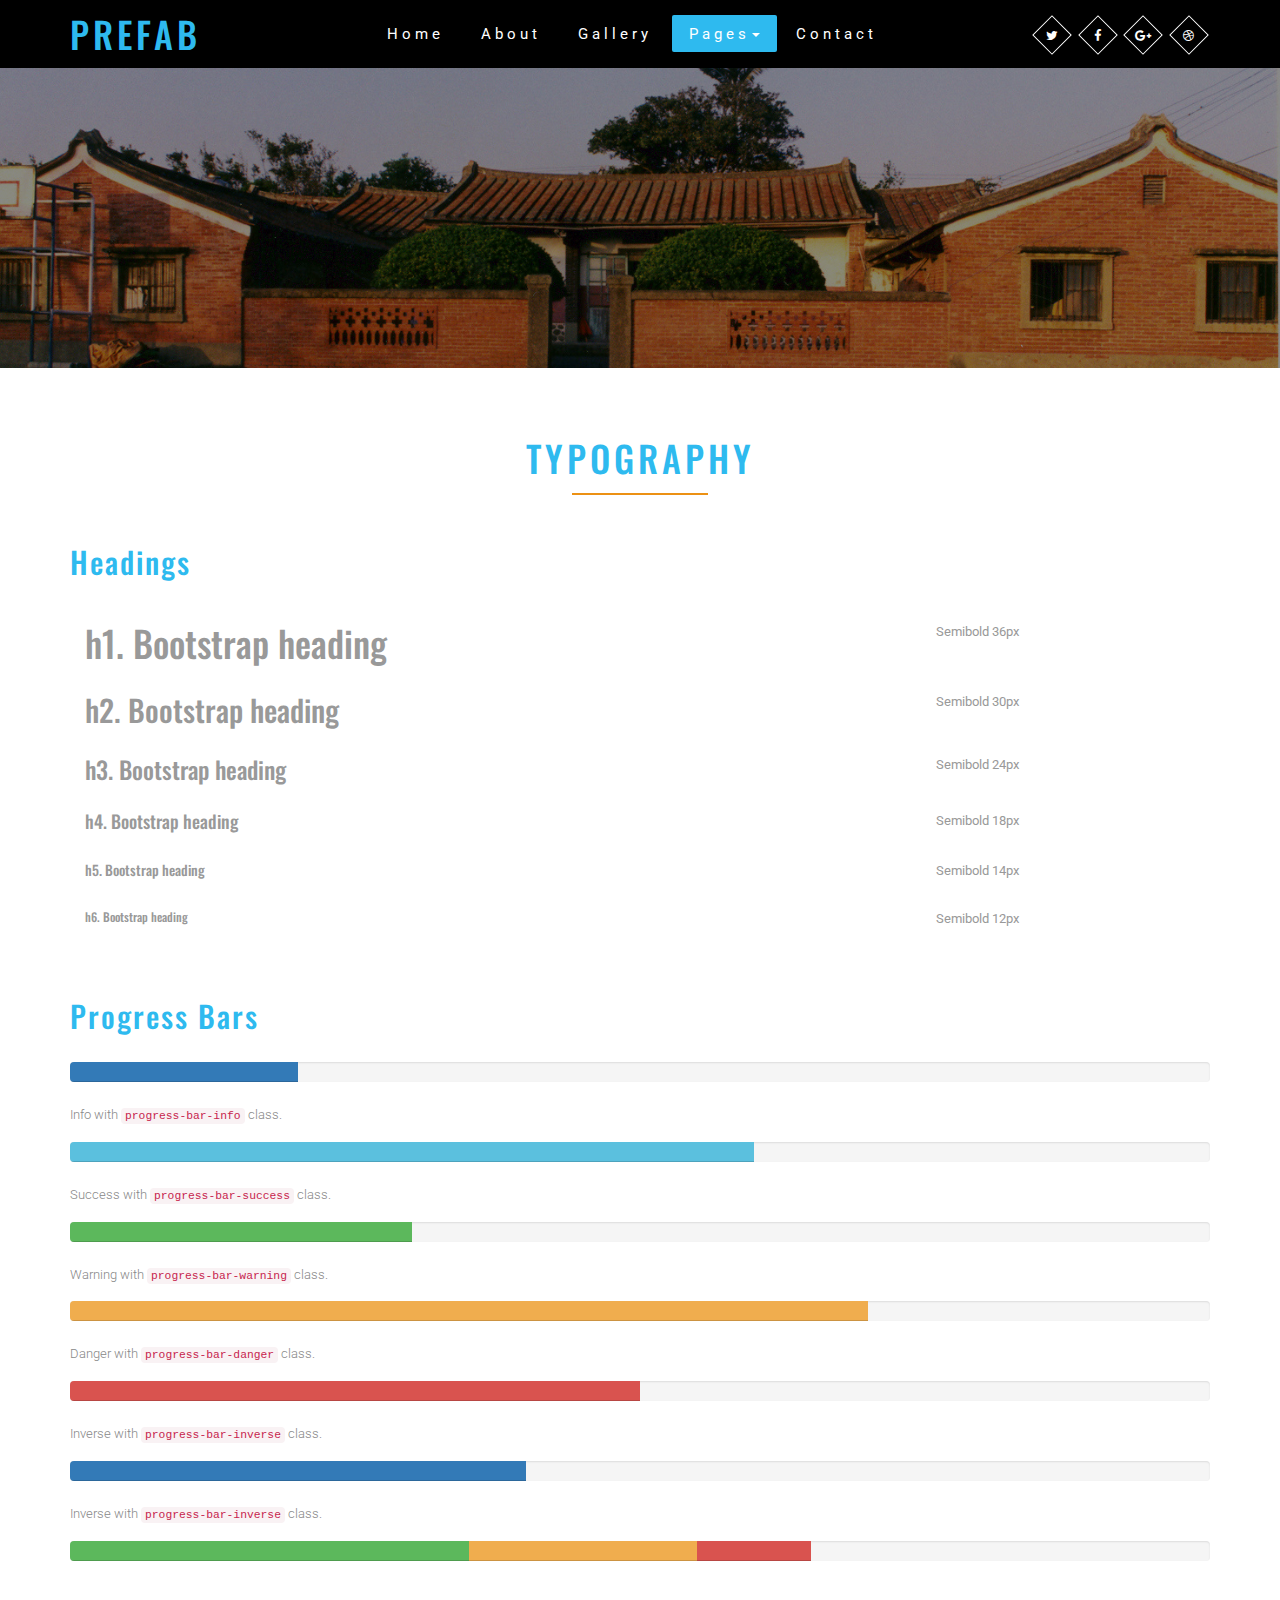
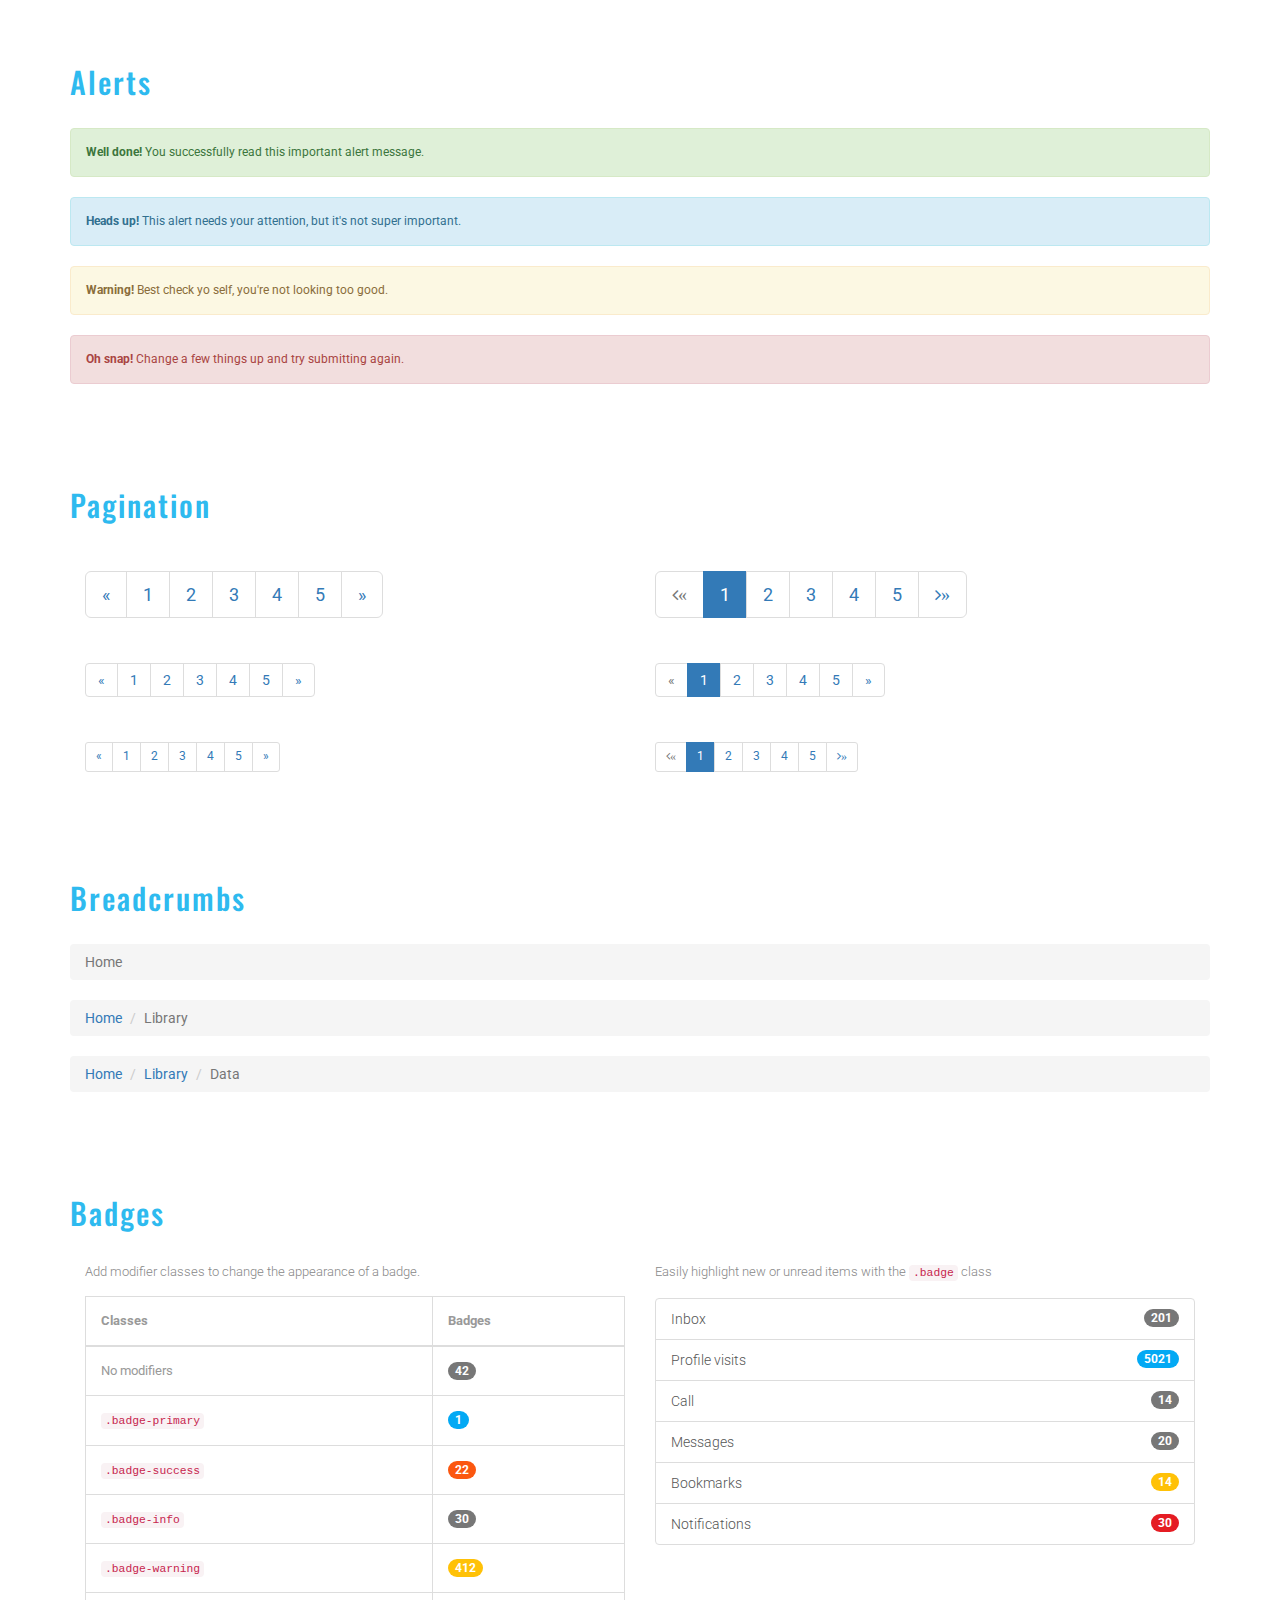
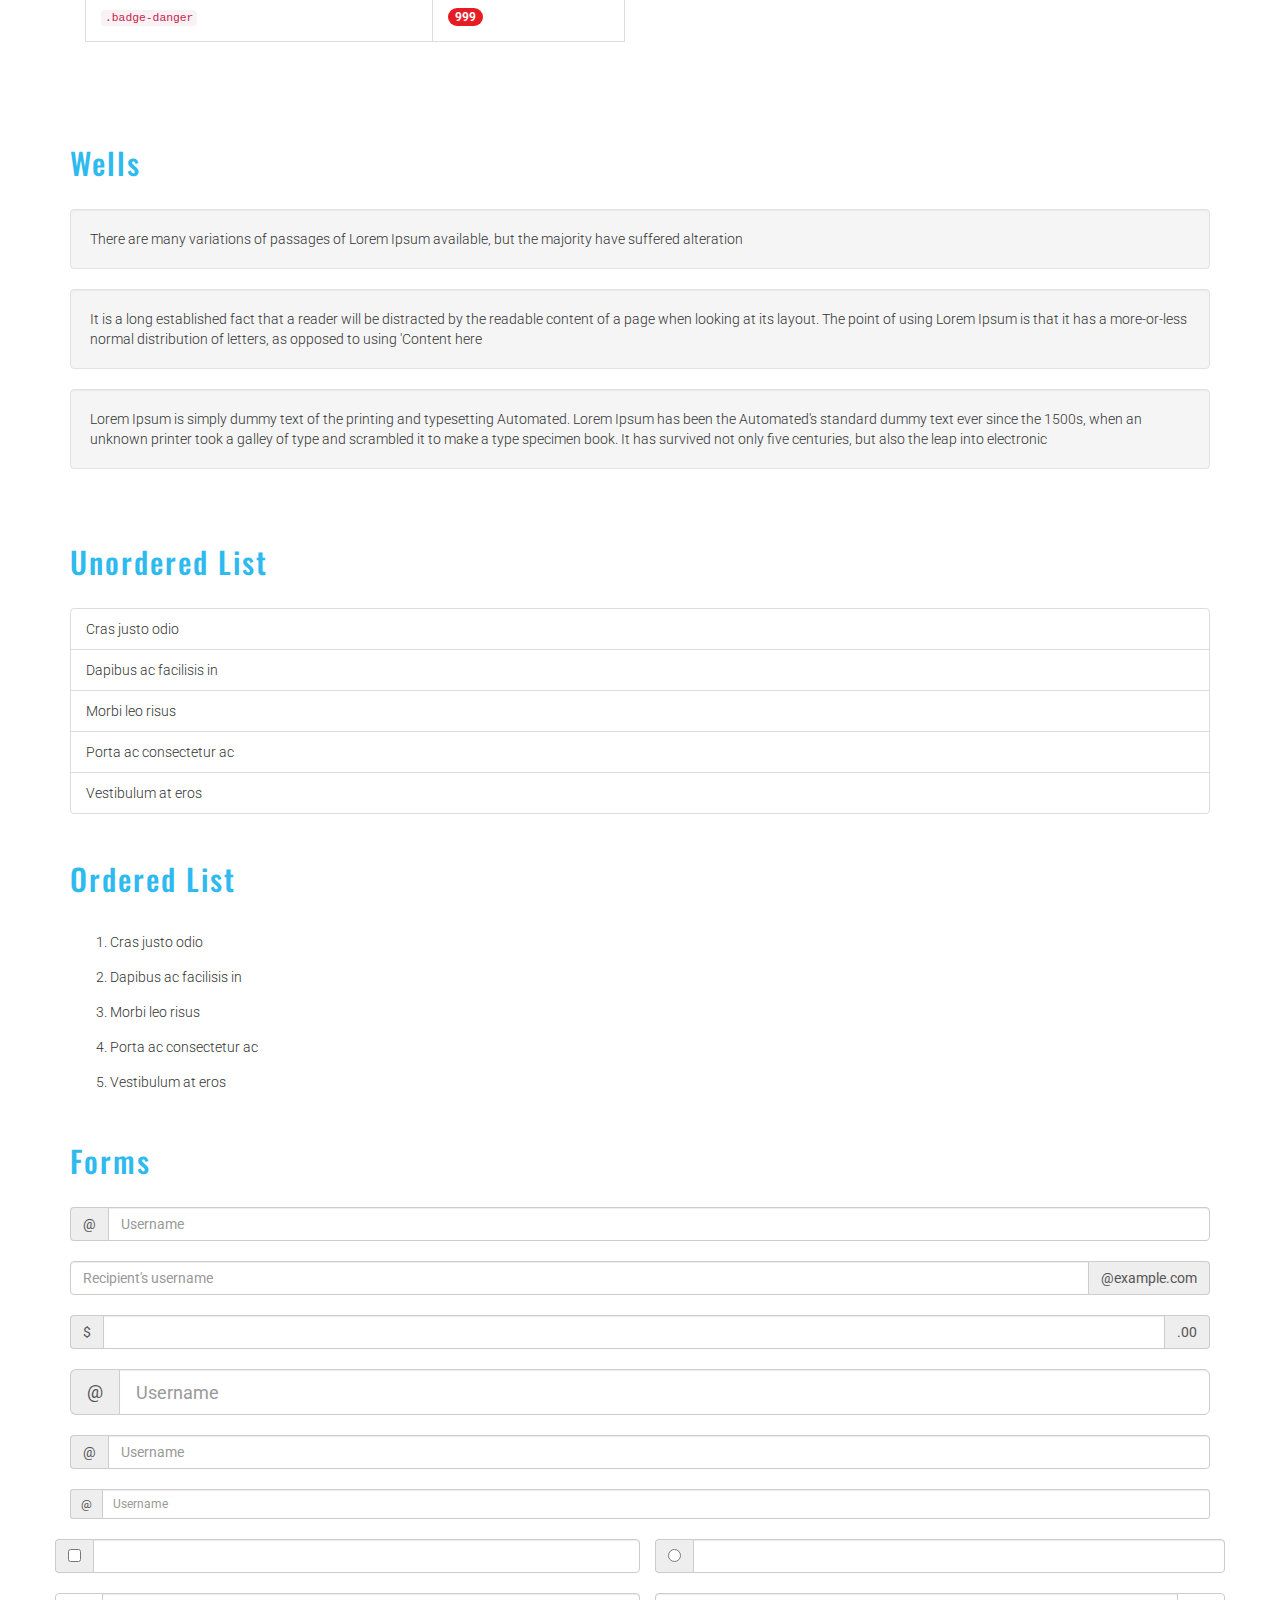
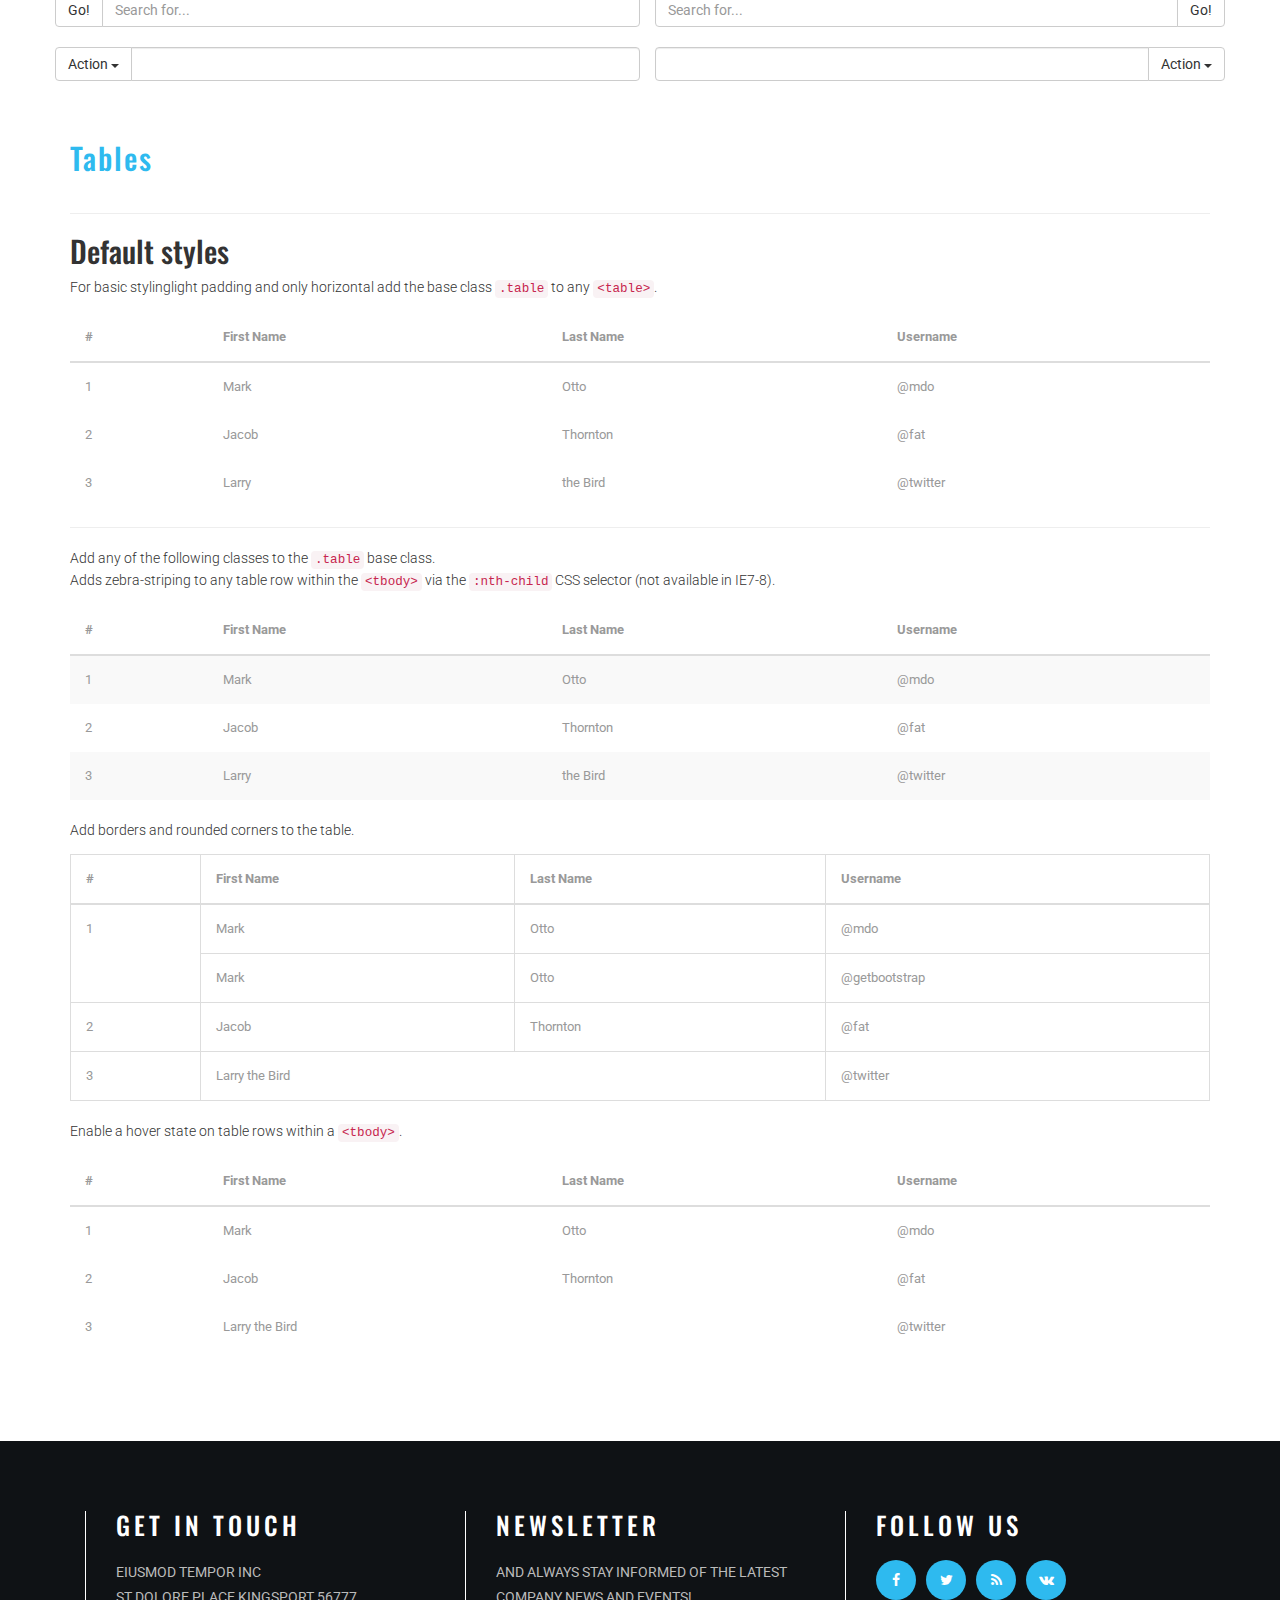
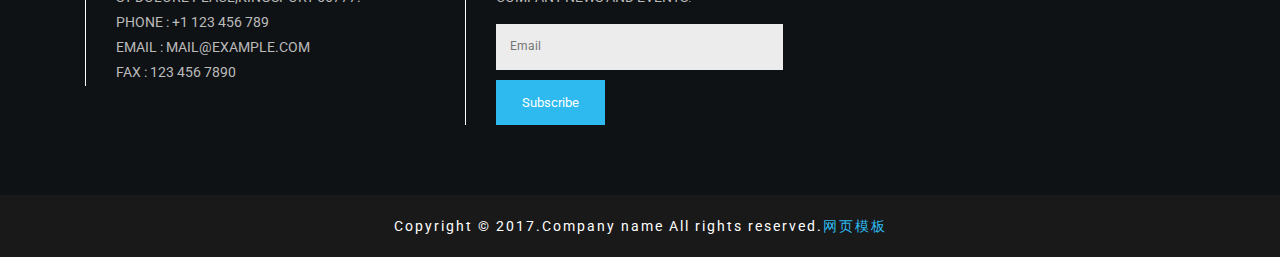
<file: typo.html>
<!DOCTYPE html>
<html lang="en">
<head>
<title>Typography</title>
<meta name="viewport" content="width=device-width, initial-scale=1">
<meta http-equiv="Content-Type" content="text/html; charset=utf-8" />
<meta name="keywords" content="" />
<script type="application/x-javascript"> addEventListener("load", function() { setTimeout(hideURLbar, 0); }, false); function hideURLbar(){ window.scrollTo(0,1); } </script>
<!-- Custom Theme files -->
<link href="css/bootstrap.css" type="text/css" rel="stylesheet" media="all">
<link href="css/style.css" type="text/css" rel="stylesheet" media="all">
<link href="css/font-awesome.css" rel="stylesheet">   <!-- font-awesome icons --> 
<!-- //Custom Theme files -->  
<!-- font -->
<link href="http://fonts.googleapis.com/css?family=Oswald:300,400,700&amp;subset=latin-ext" rel="stylesheet">
<link href="http://fonts.googleapis.com/css?family=Roboto:100,100i,300,300i,400,400i,500,500i,700,700i,900,900i" rel="stylesheet">
<!-- //font -->
</head>
<body> 
<!-- navigation -->
			<div class="top-nav w3-agiletop">
				<div class="container">
					<div class="navbar-header w3llogo">
						<button type="button" class="navbar-toggle collapsed" data-toggle="collapse" data-target="#bs-example-navbar-collapse-1">
							Menu
						</button>
						<h1><a href="index.html">Prefab</a></h1> 
					</div>
					<!-- Collect the nav links, forms, and other content for toggling -->
					<div class="collapse navbar-collapse" id="bs-example-navbar-collapse-1">
						<div class="w3menu navbar-left">
							<ul class="nav navbar">
								<li><a href="index.html">Home</a></li>
								<li><a href="about.html">About</a></li> 
								<li><a href="gallery.html">Gallery</a></li>
								<li><a href="#" class="active" class="dropdown-toggle" data-toggle="dropdown" role="button" aria-haspopup="true" aria-expanded="false"><span data-letters="Pages">Pages</span><span class="caret"></span></a>
									<ul class="dropdown-menu"> 
										<li><a href="icons.html">Icons</a></li>
										<li><a href="typo.html">Typography</a></li>
									</ul>
								</li>  
								<li><a href="contact.html">Contact</a></li>
							</ul>
						</div>
						<div class="w3ls-bnr-icons social-icon navbar-right">
							<a href="#" class="social-button twitter"><i class="fa fa-twitter"></i></a>
							<a href="#" class="social-button facebook"><i class="fa fa-facebook"></i></a> 
							<a href="#" class="social-button google"><i class="fa fa-google-plus"></i></a> 
							<a href="#" class="social-button dribbble"><i class="fa fa-dribbble"></i></a> 
						</div> 
						<div class="clearfix"> </div>  
					</div>
				</div>	
			</div>	
			<!-- //navigation -->

	<!-- banner -->
	<div class="w3ls-banner-1"> 
	</div>	
	 <!-- typography -->
	<div class="typo">
		<div class="container">
			<div class="w3l-heading">
				<h2 class="w3ls_head">Typography</h2>
			</div>
				
			<div class="grid_3 grid_4 w3layouts">
				<h3 class="hdg">Headings</h3>
				<div class="bs-example">
					<table class="table">
						<tbody>
							<tr>
								<td><h1 id="h1.-bootstrap-heading">h1. Bootstrap heading<a class="anchorjs-link" href="#h1.-bootstrap-heading"><span class="anchorjs-icon"></span></a></h1></td>
								<td class="type-info">Semibold 36px</td>
							</tr>
							<tr>
								<td><h2 id="h2.-bootstrap-heading">h2. Bootstrap heading<a class="anchorjs-link" href="#h2.-bootstrap-heading"><span class="anchorjs-icon"></span></a></h2></td>
								<td class="type-info">Semibold 30px</td>
							</tr>
							<tr>
								<td><h3 id="h3.-bootstrap-heading">h3. Bootstrap heading<a class="anchorjs-link" href="#h3.-bootstrap-heading"><span class="anchorjs-icon"></span></a></h3></td>
								<td class="type-info">Semibold 24px</td>
							</tr>
							<tr>
								<td><h4 id="h4.-bootstrap-heading">h4. Bootstrap heading<a class="anchorjs-link" href="#h4.-bootstrap-heading"><span class="anchorjs-icon"></span></a></h4></td>
								<td class="type-info">Semibold 18px</td>
							</tr>
							<tr>
								<td><h5 id="h5.-bootstrap-heading">h5. Bootstrap heading<a class="anchorjs-link" href="#h5.-bootstrap-heading"><span class="anchorjs-icon"></span></a></h5></td>
								<td class="type-info">Semibold 14px</td>
							</tr>
							<tr>
								<td><h6>h6. Bootstrap heading</h6></td>
								<td class="type-info">Semibold 12px</td>
							</tr>
						</tbody>
					</table>
				</div>
			</div>
			<div class="grid_3 grid_5 w3l">
				<h3>Progress Bars</h3>
				<div class="tab-content">
					<div class="tab-pane active" id="domprogress">
						<div class="progress">    
							<div class="progress-bar progress-bar-primary" style="width: 20%"></div>
						</div>
						<p>Info with <code>progress-bar-info</code> class.</p>
						<div class="progress">    
							<div class="progress-bar progress-bar-info" style="width: 60%"></div>
						</div>
						<p>Success with <code>progress-bar-success</code> class.</p>
						<div class="progress">
							<div class="progress-bar progress-bar-success" style="width: 30%"></div>
						</div>
						<p>Warning with <code>progress-bar-warning</code> class.</p>
						<div class="progress">
							<div class="progress-bar progress-bar-warning" style="width: 70%"></div>
						</div>
						<p>Danger with <code>progress-bar-danger</code> class.</p>
						<div class="progress">
							<div class="progress-bar progress-bar-danger" style="width: 50%"></div>
						</div>
						<p>Inverse with <code>progress-bar-inverse</code> class.</p>
						<div class="progress">
							<div class="progress-bar progress-bar-inverse" style="width: 40%"></div>
						</div>
						<p>Inverse with <code>progress-bar-inverse</code> class.</p>
						<div class="progress">
							<div class="progress-bar progress-bar-success" style="width: 35%"><span class="sr-only">35% Complete (success)</span></div>
							<div class="progress-bar progress-bar-warning" style="width: 20%"><span class="sr-only">20% Complete (warning)</span></div>
							<div class="progress-bar progress-bar-danger" style="width: 10%"><span class="sr-only">10% Complete (danger)</span></div>
						</div>
					</div>
				</div>
			</div>
			<div class="grid_3 grid_5 w3ls">
				<h3>Alerts</h3>
				<div class="alert alert-success" role="alert">
					<strong>Well done!</strong> You successfully read this important alert message.
				</div>
				<div class="alert alert-info" role="alert">
					<strong>Heads up!</strong> This alert needs your attention, but it's not super important.
				</div>
				<div class="alert alert-warning" role="alert">
					<strong>Warning!</strong> Best check yo self, you're not looking too good.
				</div>
				<div class="alert alert-danger" role="alert">
					<strong>Oh snap!</strong> Change a few things up and try submitting again.
				</div>
			</div>
			<div class="grid_3 grid_5 agileits">
				<h3>Pagination</h3>
				<div class="col-md-6">
					<nav>
						<ul class="pagination pagination-lg">
							<li><a href="#" aria-label="Previous"><span aria-hidden="true">«</span></a></li>
							<li><a href="#">1</a></li>
							<li><a href="#">2</a></li>
							<li><a href="#">3</a></li>
							<li><a href="#">4</a></li>
							<li><a href="#">5</a></li>
							<li><a href="#" aria-label="Next"><span aria-hidden="true">»</span></a></li>
						</ul>
					</nav>
					<nav>
						<ul class="pagination">
							<li><a href="#" aria-label="Previous"><span aria-hidden="true">«</span></a></li>
							<li><a href="#">1</a></li>
							<li><a href="#">2</a></li>
							<li><a href="#">3</a></li>
							<li><a href="#">4</a></li>
							<li><a href="#">5</a></li>
							<li><a href="#" aria-label="Next"><span aria-hidden="true">»</span></a></li>
						</ul>
					</nav>
					<nav>
						<ul class="pagination pagination-sm">
							<li><a href="#" aria-label="Previous"><span aria-hidden="true">«</span></a></li>
							<li><a href="#">1</a></li>
							<li><a href="#">2</a></li>
							<li><a href="#">3</a></li>
							<li><a href="#">4</a></li>
							<li><a href="#">5</a></li>
							<li><a href="#" aria-label="Next"><span aria-hidden="true">»</span></a></li>
						</ul>
					</nav>
				</div>
				<div class="col-md-6">
					<ul class="pagination pagination-lg">
						<li class="disabled"><a href="#"><i class="fa fa-angle-left">«</i></a></li>
						<li class="active"><a href="#">1</a></li>
						<li><a href="#">2</a></li>
						<li><a href="#">3</a></li>
						<li><a href="#">4</a></li>
						<li><a href="#">5</a></li>
						<li><a href="#"><i class="fa fa-angle-right">»</i></a></li>
					</ul>
					<nav>
						<ul class="pagination">
							<li class="disabled"><a href="#" aria-label="Previous"><span aria-hidden="true">«</span></a></li>
							<li class="active"><a href="#">1 <span class="sr-only">(current)</span></a></li>
							<li><a href="#">2</a></li>
							<li><a href="#">3</a></li>
							<li><a href="#">4</a></li>
							<li><a href="#">5</a></li>
							<li><a href="#" aria-label="Next"><span aria-hidden="true">»</span></a></li>
						</ul>
					</nav>
					<ul class="pagination pagination-sm">
						<li class="disabled"><a href="#"><i class="fa fa-angle-left">«</i></a></li>
						<li class="active"><a href="#">1</a></li>
						<li><a href="#">2</a></li>
						<li><a href="#">3</a></li>
						<li><a href="#">4</a></li>
						<li><a href="#">5</a></li>
						<li><a href="#"><i class="fa fa-angle-right">»</i></a></li>
					</ul>
				</div>
				<div class="clearfix"> </div>
			</div>
			<div class="grid_3 grid_5 agileinfo">
				<h3>Breadcrumbs</h3>
				<ol class="breadcrumb">
					<li class="active">Home</li>
				</ol>
				<ol class="breadcrumb">
					<li><a href="#">Home</a></li>
					<li class="active">Library</li>
				</ol>
				<ol class="breadcrumb">
					<li><a href="#">Home</a></li>
					<li><a href="#">Library</a></li>
					<li class="active">Data</li>
				</ol>
			</div>
			<div class="grid_3 grid_5 wthree">
				<h3>Badges</h3>
				<div class="col-md-6 agileits-w3layouts">
					<p>Add modifier classes to change the appearance of a badge.</p>
					<table class="table table-bordered">
						<thead>
							<tr>
								<th>Classes</th>
								<th>Badges</th>
							</tr>
						</thead>
						<tbody>
							<tr>
								<td>No modifiers</td>
								<td><span class="badge">42</span></td>
							</tr>
							<tr>
								<td><code>.badge-primary</code></td>
								<td><span class="badge badge-primary">1</span></td>
							</tr>
							<tr>
								<td><code>.badge-success</code></td>
								<td><span class="badge badge-success">22</span></td>
							</tr>
							<tr>
								<td><code>.badge-info</code></td>
								<td><span class="badge badge-info">30</span></td>
							</tr>
							<tr>
								<td><code>.badge-warning</code></td>
								<td><span class="badge badge-warning">412</span></td>
							</tr>
							<tr>
								<td><code>.badge-danger</code></td>
								<td><span class="badge badge-danger">999</span></td>
							</tr>
						</tbody>
					</table>                    
				</div>
				<div class="col-md-6 w3-agileits">
					<p>Easily highlight new or unread items with the <code>.badge</code> class</p>
					<div class="list-group list-group-alternate"> 
						<a href="#" class="list-group-item"><span class="badge">201</span> <i class="ti ti-email"></i> Inbox </a> 
						<a href="#" class="list-group-item"><span class="badge badge-primary">5021</span> <i class="ti ti-eye"></i> Profile visits </a> 
						<a href="#" class="list-group-item"><span class="badge">14</span> <i class="ti ti-headphone-alt"></i> Call </a> 
						<a href="#" class="list-group-item"><span class="badge">20</span> <i class="ti ti-comments"></i> Messages </a> 
						<a href="#" class="list-group-item"><span class="badge badge-warning">14</span> <i class="ti ti-bookmark"></i> Bookmarks </a> 
						<a href="#" class="list-group-item"><span class="badge badge-danger">30</span> <i class="ti ti-bell"></i> Notifications </a> 
					</div>
				</div>
			   <div class="clearfix"> </div>
			</div>	 
			<div class="grid_3 grid_5 agile">
				<h3>Wells</h3>
				<div class="well">
					There are many variations of passages of Lorem Ipsum available, but the majority have suffered alteration
				</div>
				<div class="well">
					It is a long established fact that a reader will be distracted by the readable content of a page when looking at its layout. The point of using Lorem Ipsum is that it has a more-or-less normal distribution of letters, as opposed to using 'Content here
				</div>
				<div class="well">
						Lorem Ipsum is simply dummy text of the printing and typesetting Automated. Lorem Ipsum has been the Automated's standard dummy text ever since the 1500s, when an unknown printer took a galley of type and scrambled it to make a type specimen book. It has survived not only five centuries, but also the leap into electronic
				</div>
			</div>
			<h3 class="bars">Unordered List</h3>
			<ul class="list-group w3-agile">
			  <li class="list-group-item">Cras justo odio</li>
			  <li class="list-group-item">Dapibus ac facilisis in</li>
			  <li class="list-group-item">Morbi leo risus</li>
			  <li class="list-group-item">Porta ac consectetur ac</li>
			  <li class="list-group-item">Vestibulum at eros</li>
			</ul>
			<h3 class="bars">Ordered List</h3>
			<ol>
				<li class="list-group-item1">Cras justo odio</li>
				<li class="list-group-item1">Dapibus ac facilisis in</li>
				<li class="list-group-item1">Morbi leo risus</li>
				<li class="list-group-item1">Porta ac consectetur ac</li>
				<li class="list-group-item1">Vestibulum at eros</li>
			</ol>
			<h3 class="bars">Forms</h3>
			<div class="input-group w3_w3layouts">
				<span class="input-group-addon" id="basic-addon1">@</span>
				<input type="text" class="form-control" placeholder="Username" aria-describedby="basic-addon1">
			</div>
			<div class="input-group w3_w3layouts">
				<input type="text" class="form-control" placeholder="Recipient's username" aria-describedby="basic-addon2">
				<span class="input-group-addon" id="basic-addon2">@example.com</span>
			</div>
			<div class="input-group w3_w3layouts">
				<span class="input-group-addon">$</span>
					<input type="text" class="form-control" aria-label="Amount (to the nearest dollar)">
				<span class="input-group-addon">.00</span>
			</div>
			<div class="input-group input-group-lg w3_w3layouts">
				<span class="input-group-addon" id="sizing-addon1">@</span>
				<input type="text" class="form-control" placeholder="Username" aria-describedby="sizing-addon1">
			</div>
			<div class="input-group w3_w3layouts">
				<span class="input-group-addon" id="sizing-addon2">@</span>
				<input type="text" class="form-control" placeholder="Username" aria-describedby="sizing-addon2">
			</div>
			<div class="input-group input-group-sm w3_w3layouts">
				<span class="input-group-addon" id="sizing-addon3">@</span>
				<input type="text" class="form-control" placeholder="Username" aria-describedby="sizing-addon3">
			</div>
			<div class="row">
				<div class="col-lg-6 in-gp-tl">
					<div class="input-group">
						<span class="input-group-addon">
							<input type="checkbox" aria-label="...">
						</span>
						<input type="text" class="form-control" aria-label="...">
					</div><!-- /input-group -->
				</div><!-- /.col-lg-6 -->
				<div class="col-lg-6 in-gp-tb">
					<div class="input-group">
						<span class="input-group-addon">
							<input type="radio" aria-label="...">
						</span>
						<input type="text" class="form-control" aria-label="...">
					</div><!-- /input-group -->
				</div><!-- /.col-lg-6 -->
			</div><!-- /.row -->
			<div class="row">
				<div class="col-lg-6 in-gp-tl">
					<div class="input-group">
						<span class="input-group-btn">
							<button class="btn btn-default" type="button">Go!</button>
						</span>
						<input type="text" class="form-control" placeholder="Search for...">
					</div><!-- /input-group -->
				</div><!-- /.col-lg-6 -->
				<div class="col-lg-6 in-gp-tb">
					<div class="input-group">
						<input type="text" class="form-control" placeholder="Search for...">
						<span class="input-group-btn">
							<button class="btn btn-default" type="button">Go!</button>
						</span>
					</div><!-- /input-group -->
				</div><!-- /.col-lg-6 -->
			</div><!-- /.row -->
			<div class="row">
				<div class="col-lg-6 in-gp-tl">
					<div class="input-group">
						<div class="input-group-btn">
							<button type="button" class="btn btn-default dropdown-toggle" data-toggle="dropdown" aria-haspopup="true" aria-expanded="false">Action <span class="caret"></span></button>
							<ul class="dropdown-menu">
								<li><a href="#">Action</a></li>
								<li><a href="#">Another action</a></li>
								<li><a href="#">Something else here</a></li>
								<li role="separator" class="divider"></li>
								<li><a href="#">Separated link</a></li>
							</ul>
						</div><!-- /btn-group -->
						<input type="text" class="form-control" aria-label="...">
					</div><!-- /input-group -->
				</div><!-- /.col-lg-6 -->
				<div class="col-lg-6 in-gp-tb">
					<div class="input-group">
						<input type="text" class="form-control" aria-label="...">
						<div class="input-group-btn">
							<button type="button" class="btn btn-default dropdown-toggle" data-toggle="dropdown" aria-haspopup="true" aria-expanded="false">Action <span class="caret"></span></button>
							<ul class="dropdown-menu dropdown-menu-right">
								<li><a href="#">Action</a></li>
								<li><a href="#">Another action</a></li>
								<li><a href="#">Something else here</a></li>
								<li role="separator" class="divider"></li>
								<li><a href="#">Separated link</a></li>
							</ul>
						</div><!-- /btn-group -->
					</div><!-- /input-group -->
				</div><!-- /.col-lg-6 -->
			</div><!-- /.row -->
			<div class="page-header">
				<h3 class="bars">Tables</h3>
			</div>
			<h2 class="typoh2">Default styles</h2>
			<p>For basic stylinglight padding and only horizontal add the base class <code>.table</code> to any <code>&lt;table&gt;</code>.</p>
			<div class="bs-docs-example">
				<table class="table">
					<thead>
						<tr>
							<th>#</th>
							<th>First Name</th>
							<th>Last Name</th>
							<th>Username</th>
						</tr>
					</thead>
					<tbody>
						<tr>
							<td>1</td>
							<td>Mark</td>
							<td>Otto</td>
							<td>@mdo</td>
						</tr>
						<tr>
							<td>2</td>
							<td>Jacob</td>
							<td>Thornton</td>
							<td>@fat</td>
						</tr>
						<tr>
							<td>3</td>
							<td>Larry</td>
							<td>the Bird</td>
							<td>@twitter</td>
						</tr>
					</tbody>
				</table>
			</div>
			<hr class="bs-docs-separator">
			<p>Add any of the following classes to the <code>.table</code> base class.</p>
			<p>Adds zebra-striping to any table row within the <code>&lt;tbody&gt;</code> via the <code>:nth-child</code> CSS selector (not available in IE7-8).</p>
			<div class="bs-docs-example">
				<table class="table table-striped">
					<thead>
						<tr>
							<th>#</th>
							<th>First Name</th>
							<th>Last Name</th>
							<th>Username</th>
						</tr>
					</thead>
					<tbody>
						<tr>
							<td>1</td>
							<td>Mark</td>
							<td>Otto</td>
							<td>@mdo</td>
						</tr>
						<tr>
							<td>2</td>
							<td>Jacob</td>
							<td>Thornton</td>
							<td>@fat</td>
						</tr>
						<tr>
							<td>3</td>
							<td>Larry</td>
							<td>the Bird</td>
							<td>@twitter</td>
						</tr>
					</tbody>
				</table>
			</div>
			<p>Add borders and rounded corners to the table.</p>
			<div class="bs-docs-example">
				<table class="table table-bordered">
					<thead>
						<tr>
							<th>#</th>
							<th>First Name</th>
							<th>Last Name</th>
							<th>Username</th>
						</tr>
					</thead>
					<tbody>
						<tr>
							<td rowspan="2">1</td>
							<td>Mark</td>
							<td>Otto</td>
							<td>@mdo</td>
						</tr>
						<tr>
							<td>Mark</td>
							<td>Otto</td>
							<td>@getbootstrap</td>
						</tr>
						<tr>
							<td>2</td>
							<td>Jacob</td>
							<td>Thornton</td>
							<td>@fat</td>
						</tr>
						<tr>
							<td>3</td>
							<td colspan="2">Larry the Bird</td>
							<td>@twitter</td>
						</tr>
					</tbody>
				</table>
			</div>
			<p>Enable a hover state on table rows within a <code>&lt;tbody&gt;</code>.</p>
			<div class="bs-docs-example">
				<table class="table table-hover">
					<thead>
						<tr>
						  <th>#</th>
						  <th>First Name</th>
						  <th>Last Name</th>
						  <th>Username</th>
						</tr>
					</thead>
					<tbody>
						<tr>
						  <td>1</td>
						  <td>Mark</td>
						  <td>Otto</td>
						  <td>@mdo</td>
						</tr>
						<tr>
						  <td>2</td>
						  <td>Jacob</td>
						  <td>Thornton</td>
						  <td>@fat</td>
						</tr>
						<tr>
						  <td>3</td>
						  <td colspan="2">Larry the Bird</td>
						  <td>@twitter</td>
						</tr>
					</tbody>
				</table>
			</div>
		</div>
	</div>
<!-- //type -->
<!-- footer -->
	<div class="w3-agile-footer">
		<div class="container">
			<div class="footer-grids">
				<div class="col-md-4 footer-grid">
					<div class="foot-top-w3">
						<div class="footer-grid-heading">
							<h4>Get In Touch</h4>
						</div>
						<div class="footer-grid-info">
							<p>Eiusmod Tempor inc
								<span>St Dolore Place,Kingsport 56777.</span>
							</p>
							<p class="phone">Phone : +1 123 456 789
								<span>Email : <a href="mailto:example@email.com">mail@example.com</a></span>
								<span>FAX : <a href="mailto:example@email.com">123 456 7890</a></span>
							</p>
						</div>
					</div>
				</div>
				<div class="col-md-4 footer-grid">
					<div class="foot-top-w3">
						<div class="footer-grid-heading">
							<h4>Newsletter</h4>
						</div>
						<div class="footer-grid-info">
							<p>AND ALWAYS STAY INFORMED OF THE LATEST COMPANY NEWS AND EVENTS!</p>
						</div>
						<div class="w3-agileits-subscribe-form">
							<form action="#" method="post">
								<input type="text" placeholder="Email" name="email" required="">
								<button class="btn1">Subscribe</button>
							</form>
						</div>
					</div>
				</div>
				<div class="col-md-4 footer-grid">
					<div class="foot-top-w3">
						<div class="footer-grid-heading">
							<h4>Follow Us</h4>
						</div>
						<div class="social">
							<ul>
								<li><a href="#"><i class="fa fa-facebook"></i></a></li>
								<li><a href="#"><i class="fa fa-twitter"></i></a></li>
								<li><a href="#"><i class="fa fa-rss"></i></a></li>
								<li><a href="#"><i class="fa fa-vk"></i></a></li>
							</ul>
						</div>
					</div>
				</div>
				<div class="clearfix"> </div>
			</div>
		</div>
	</div>
	<!-- //footer -->
	<!-- copy rights start here -->
	<div class="copy-w3right">
		<div class="container">  
			<p>Copyright &copy; 2017.Company name All rights reserved.<a target="_blank" href="http://www.genban.org/">&#x7F51;&#x9875;&#x6A21;&#x677F;</a></p>
		</div>
	</div>
	<!-- //copy right end here -->  
	<script type="text/javascript" src="js/jquery-2.1.4.min.js"></script>
	<!-- js --> 
	<script src="js/SmoothScroll.min.js"></script> 
	<!-- start-smooth-scrolling -->
	<script type="text/javascript" src="js/move-top.js"></script>
	<script type="text/javascript" src="js/easing.js"></script>	
	<script type="text/javascript">
			jQuery(document).ready(function($) {
				$(".scroll").click(function(event){		
					event.preventDefault();
			
			$('html,body').animate({scrollTop:$(this.hash).offset().top},1000);
				});
			});
	</script>
	<!-- //end-smooth-scrolling -->	
	<!-- smooth-scrolling-of-move-up -->
	<script type="text/javascript">
		$(document).ready(function() {
			/*
			var defaults = {
				containerID: 'toTop', // fading element id
				containerHoverID: 'toTopHover', // fading element hover id
				scrollSpeed: 1200,
				easingType: 'linear' 
			};
			*/
			
			$().UItoTop({ easingType: 'easeOutQuart' });
			
		});
	</script>
	<!-- //smooth-scrolling-of-move-up -->  	
	<!-- Bootstrap core JavaScript
    ================================================== -->
    <!-- Placed at the end of the document so the pages load faster -->
    <script src="js/bootstrap.js"></script>
</body>
</html>
</file>
<file: css/style.css>
body{
	margin:0;
	font-family: 'Noto Serif TC', 'Roboto', sans-serif;
	background: #fff;  
}
body a{
	transition: 0.5s all;
	-webkit-transition: 0.5s all;
	-moz-transition: 0.5s all;
	-o-transition: 0.5s all;
	-ms-transition: 0.5s all;
	text-decoration:none;
	outline:none;
}
h1,h2,h3,h4,h5,h6{
	margin:0; 
	font-family: 'Noto Serif TC', 'Oswald', sans-serif;
}
p{
	margin:0;
}
ul,label{
	margin:0;
	padding:0;
}
body a:hover,body a:focus{
	text-decoration:none;
	outline: none;
}
/*-- logo --*/
.w3llogo h1 a {
    display: inline-block;
    color: #2ebaef;
    letter-spacing: 4px;
    text-transform: uppercase;
}
/*-- //logo --*/
/*-- top-nav --*/
.w3menu.navbar-left {
    margin-left: 12em;
}
.top-nav {
    z-index: 999;
    background: #000000;
    padding: 1em 0;
}
nav.navbar.navbar-default {
    background-color: inherit;
    border: none;
    margin: 0;
}
ul.nav.navbar {
    text-align: center;
	margin: 0;
	min-height: inherit;
}
.top-nav ul li {
    margin: 0 0 0 0em;
    display: inline-block;
}
.top-nav ul li:nth-child(1){
	margin: 0;
}
/* Effect 11: text fill based on Lea Verou's animation http://dabblet.com/gist/6046779 */
.top-nav ul li a {
    text-decoration: none;
    letter-spacing: 4px;
    font-size: 1.1em;
    color: #fff;
    position: relative;
    font-weight: 400;
    padding: .5em 1.1em;
	display: inline-block;
}
.nav > li > a:hover, .nav > li > a:focus {
    background: none;
} 
.top-nav ul li a:hover,.top-nav ul li a.active{
    background: #2ebaef;
	-webkit-border-radius: 2px;
	-moz-border-radius: 2px;
    border-radius: 2px;
}
.top-nav .open > .dropdown-menu {
    display: block;
    background: #2ebaef;
    text-align: left;
    margin-top: 1.1em;
}
.top-nav .open > .dropdown-menu li {
    margin: 0;
	display: block;
}
.top-nav .open > .dropdown-menu li a {
    display: block;
    color: #fff;
    font-size: .9em;
}
.nav .open > a, .nav .open > a:hover, .nav .open > a:focus {
    background-color:#2ebaef;
    border: none;
}
/*-- //top-nav --*/
/*-- social-icons --*/ 
.w3ls-bnr-icons.social-icon {
    margin-top: 0.4em;
}
.social-icon a {
    font-size: 0.9em;
    color: #fff;
    margin: 0 .5em;
    border: 1px solid transparent;
    width: 30px;
    height: 28px;
    display: inline-block;
    text-align: center;
    line-height: 2.4em;
    position: relative;
    z-index: 999;
}
.social-icon a:before {
    content: '';
    display: block;
    height: 28px;
    width: 28px;
    border: 1px solid #fff;
    -webkit-transform: rotate(45deg);
    transform: rotate(45deg);
    -moz-transform: rotate(45deg);
    -o-transform: rotate(45deg);
    -ms-transform: rotate(45deg);
    position: absolute;
    z-index: -1;
    -webkit-transition: .5s all;
    -moz-transition: .5s all;
    transition: .5s all;
}
.social-icon a:hover {
    color: #2ebaef;
}
.social-icon a:hover:before {
	-webkit-border-radius: 50%;
	-moz-border-radius: 50%; 
    border-radius: 50%;
	border-color: #2ebaef;
}
/*-- //social-icons --*/ 
/*-- banner --*/ 
.w3ls-banner{ 
	background:url(../images/banner-2.jpg)no-repeat center;
	-webkit-background-size:cover;
	-moz-background-size:cover; 
	background-size:cover;
	position: relative;
}
.w3ls-banner-1{ 
	background:url(../images/banner-2.jpg)no-repeat center;
	-webkit-background-size:cover;
	-moz-background-size:cover; 
	background-size:cover;
	min-height:300px;
}
img.img-responsive {
    width: 100%;
} 
.banner-text {
    text-align: center;
    padding: 18em 0;
}
.banner-text p {
    font-size: 1em;
    color: #fff;
    margin-bottom: 2em;
    letter-spacing: 15px;
}
.banner-text h2, .banner-text h3 {
    color: #fff;
    font-size: 3em;
    text-transform: uppercase;
    letter-spacing: 4px;
}
.banner-text h5 {
    color: #fff;
    font-size: 1.3em;
    font-weight: 300;
	letter-spacing: 4px;
    width: 33%;
    line-height: 34px;
    margin: 2em auto;
}
.banner-text span{
    font-size: 0.8em;
    color: #fff;
    margin: 3em 0;
	display: inline-block;
}
.banner-text span i.fa{
    margin: 0 7px;
	-webkit-transform: rotate(45deg);
	-moz-transform: rotate(45deg);
	-o-transform: rotate(45deg);
	-ms-transform: rotate(45deg);
    transform: rotate(45deg);
} 
/*-- //banner --*/
/*-- welcome --*/
.welcome h3 {
    font-size: 32px;
    letter-spacing: 4px;
    color: #2ebaef;
    text-transform: uppercase;
}
.welcome p {
    font-size: 15px;
    color: #232323;
    line-height: 28px;
    margin: 20px 0;
}
.welcome-left {
    padding: 90px 70px 90px 180px;
	min-height: 447px;
}
.welcome-right {
    background: url(../images/g4.jpg)no-repeat center;
    -webkit-background-size: cover;
    -moz-background-size: cover;
    background-size: cover;
    min-height: 447px;
}
.welcome-left-top {
    border-left: 1px solid #000;
    padding-left: 35px;
}
.welcome-bottom-left{
    background: url(../images/g5.jpg)no-repeat center;
    -webkit-background-size: cover;
    -moz-background-size: cover;
    background-size: cover;
    min-height: 447px;
}
.welcome-bottom-right {
    padding: 90px 180px 90px 70px;
	min-height: 447px;
}
.agileits_w3layouts_more {
    margin-top: 2em;
}
.agileits_w3layouts_more a {
    font-size: 14px;
    color: #2ebaef;
    font-weight: 600;
    text-decoration: none;
    text-transform: uppercase;
    display: inline-block;
    letter-spacing: 2px;
    background: none;
    padding: 10px 22px;
    border: 2px solid #2ebaef;
}
.agileits_w3layouts_more a:hover {
    background: #2ebaef;
	border:2px solid #2ebaef;
	color:#fff;
}
/*-- //welcome --*/
/*-- services --*/
.services-agile h3 {
    font-size: 32px;
   letter-spacing: 4px;
    color: #2ebaef;
    text-transform: uppercase;
}
.services-agile p {
    font-size: 15px;
    color: #ffffff;
    line-height: 28px;
    margin: 20px 0;
}
.services-top {
    border-left: 1px solid #ffffff;
    padding-left: 35px;
    width: 55%;
}
.services-agile {
	 background: url(../images/mid-banner.jpg)no-repeat center;
    -webkit-background-size: cover;
    -moz-background-size: cover;
    background-size: cover;
	background-attachment: fixed;
    padding: 6em 0;
}
.services-agileits {
    border-left: 1px solid #ffffff;
    padding-left: 35px;
    width: 55%;
}
.services-wthree {
    margin-left: 42em;
    width: 48%;
    margin-top: 4em;
}
.services-agileits {
    border-left: 1px solid #ffffff;
    padding-left: 35px;
    width: 85%;
    float: right;
}
.services-1 {
    float: left;
    width: 10%;
    text-align: center;
}
.agileinfo_banner_bottom_grid_l_grid {
    font-size: 40px;
    color: #fff;
}
.services-agile h4 {
    font-size: 22px;
   letter-spacing: 4px;
	color: #2ebaef;
    text-transform: uppercase;
}
.services-w3-agileits {
    margin-left: 3em;
    width: 48%;
    margin-top: 4em;
}
/*-- //services --*/
/*-- team --*/
.team{
	padding:5em 0;
}
.w3_agile_team_grids{
	margin:3em 0 0;
}
.w3_agile_team_grid h4 {
    font-size: 1.2em;
    color: #212121;
    margin: 0 0 0.5em;
	letter-spacing: 2px;
    text-transform: uppercase;
    font-weight: 600;
}
.w3_agile_team_grid p{
	color:#2ebaef;
	text-transform:uppercase;
	letter-spacing: 2px;
	margin-bottom: 0.5em;
}
.w3_agile_team_grid:nth-child(3){
	margin-top:5em;
}
.w3_agile_team_grid ul li{
	display:inline-block;
	margin-right:1em;
}
.w3_agile_team_grid ul li:last-child{
	margin:0;
}
.w3_agile_team_grid figure {
	overflow: hidden;
	position: relative;
}
.hover14 figure::before {
	position: absolute;
	top: 0;
	left: -75%;
	z-index: 2;
	display: block;
	content: '';
	width: 50%;
	height: 100%;
	background: -webkit-linear-gradient(left, rgba(255,255,255,0) 0%, rgba(255,255,255,.3) 100%);
	background: linear-gradient(to right, rgba(255,255,255,0) 0%, rgba(255,255,255,.3) 100%);
	-webkit-transform: skewX(-25deg);
	transform: skewX(-25deg);
}
.hover14 figure:hover::before,.w3_agile_team_grid:hover .hover14 figure::before{
	-webkit-animation: shine .75s;
	animation: shine .75s;
}
@-webkit-keyframes shine {
	100% {
		left: 125%;
	}
}
@keyframes shine {
	100% {
		left: 125%;
	}
}
.agileits_social_list li a{
    color: #212121;
    text-align: center;
    display: inline-block;
    font-size: 1.2em;
}
a.w3_agile_facebook:hover{
	color:#3b5998;
}
a.agile_twitter:hover{
	color:#1da1f2;
}
a.w3_agile_dribble:hover{
	color:#ea4c89;
}
a.w3_agile_vimeo:hover{
	color:#1ab7ea;
}
ul.agileits_social_list {
    padding: 0;
}
.team-top {
    border-left: 1px solid #000;
    padding-left: 35px;
}
.team h3 {
    font-size: 32px;
    letter-spacing: 4px;
    color: #2ebaef;
    text-transform: uppercase;
}
.team-tt {
    border: 1px solid #777;
    margin: 10px 0;
    padding: 12px;
    text-align: center;
}
/*-- //team --*/
/*-- footer --*/
.w3-agile-footer {
    background: #0f1215;
    padding: 5em 0;
}
.footer-grid-heading h4 {
    color: #ffffff;
    font-size: 25px;
    margin: 0;
    text-transform: uppercase;
    letter-spacing: 4px;
}
.footer-grid-info,.social,.agile-footer-grid {
    margin: 1.5em 0 0 0;
}
.footer-grids p {
    margin: 0;
    font-size: 14px;
    color: #BBBBBB;
    line-height: 1.8em;
    text-transform: uppercase;
}
.footer-grids p span{
	display:block;
}
.footer-grids p span a{
    color: #BBBBBB;	
	text-decoration:none;
}
.footer-grids p span a:hover{
    color: #ffffff;
}
.social-grid{
    margin: 1em 0 0 0;	
}
.social ul{
	padding:0;
	margin:0;
}
.social ul li{
	display:inline-block;
}
.social ul li a {
	color: #333;
    text-align: center;
}
.social ul li a i.fa.fa-facebook{
    height: 40px;
    width: 40px;
    background: #2ebaef;
    line-height: 40px;
    color: #FFF;
    border-radius: 50%;
	-webkit-border-radius: 50%;
	-moz-border-radius: 50%;
	-o-border-radius: 50%;
	-ms-border-radius: 50%;
	transition:0.5s all;
	-webkit-transition:0.5s all;
	-moz-transition:0.5s all;
	-o-transition:0.5s all;
	-ms-transition:0.5s all;
}
.social ul li a i.fa.fa-facebook:hover {
    height: 40px;
    width: 40px;
    line-height: 40px;
	background: #3b5998;
}
.social ul li a i.fa.fa-twitter{
    height: 40px;
    width: 40px;
    background: #2ebaef;
    line-height: 40px;
    color: #FFF;
    border-radius: 50%;
	-webkit-border-radius: 50%;
	-moz-border-radius: 50%;
	-o-border-radius: 50%;
	-ms-border-radius: 50%;
	transition:0.5s all;
	-webkit-transition:0.5s all;
	-moz-transition:0.5s all;
	-o-transition:0.5s all;
	-ms-transition:0.5s all;
}
.social ul li a i.fa.fa-twitter:hover{
    height: 40px;
    width: 40px;
    line-height: 40px;
	background: #1da1f2;
}
.social ul li a i.fa.fa-rss{
    height: 40px;
    width: 40px;
    background: #2ebaef;
    line-height: 40px;
    color: #FFF;
    border-radius: 50%;
	-webkit-border-radius: 50%;
	-moz-border-radius: 50%;
	-o-border-radius: 50%;
	-ms-border-radius: 50%;
	transition:0.5s all;
	-webkit-transition:0.5s all;
	-moz-transition:0.5s all;
	-o-transition:0.5s all;
	-ms-transition:0.5s all;
}
.social ul li a i.fa.fa-rss:hover{
    height: 40px;
    width: 40px;
    line-height: 40px;
	background: #f26522;
}
.social ul li a i.fa.fa-vk{
    height: 40px;
    width: 40px;
    background: #2ebaef;
    line-height: 40px;
    color: #FFF;
    border-radius: 50%;
	-webkit-border-radius: 50%;
	-moz-border-radius: 50%;
	-o-border-radius: 50%;
	-ms-border-radius: 50%;
	transition:0.5s all;
	-webkit-transition:0.5s all;
	-moz-transition:0.5s all;
	-o-transition:0.5s all;
	-ms-transition:0.5s all;
}
.social ul li a i.fa.fa-vk:hover{
    height: 40px;
    width: 40px;
    line-height: 40px;
	background: #45668e;
}
.social ul li:nth-child(2){
	margin:0 .5em;
}
.social ul li:nth-child(3){
	margin:0 .5em 0 0;
}
.agileits-w3layouts-copyright {
    text-align: center;
    margin: 2em 0 0 0;
}
.agileits-w3layouts-copyright p{
    margin: 0;
    font-size: .9em;
    color: #BBBBBB;
}
.agileits-w3layouts-copyright p a{
    color: #FFFFFF;	
	text-decoration:none;
}
.agileits-w3layouts-copyright p a:hover{
	color: #BBBBBB;
}
.agile-footer-grid ul {
    padding: 0;
    margin: 0;
}
ul.w3agile_footer_grid_list li {
    list-style-type: none;
    color: #bbbbbb;
    line-height: 1.8em;
    margin-bottom: 1em;
    font-size: .9em;
}
ul.w3agile_footer_grid_list li a {
    color: #ffffff;
    text-decoration: none;
}
ul.w3agile_footer_grid_list li span {
    display: block;
    margin: 1em 0 0;
}
ul.w3agile_footer_grid_list i.fa.fa-twitter {
    margin-right: 1em;
}
.w3-agileits-subscribe-form input[type="text"] {
    display: inline-block;
    background: #ececec;
    width: 90%;
    outline: none;
    padding: 1em;
    font-size: .875em;
    color: #999999;
    border: solid 2px #ececec;
    margin-bottom: 10px;
}
.w3-agileits-subscribe-form {
    margin-top: 1em;
}
button.btn1 {
    color: #FFFFFF;
    font-size: .9em;
    border: solid 1px #2ebaef;
    padding: 1em 2em;
    text-align: center;
    text-decoration: none;
    background: #2ebaef;
    transition: 0.5s all;
    -webkit-transition: 0.5s all;
    -moz-transition: 0.5s all;
    -o-transition: 0.5s all;
    -ms-transition: 0.5s all;
}
button.btn1:hover {
    background: none;
    border: solid 1px #2ebaef;
    color: #2ebaef;
}
.foot-top-w3 {
    border-left: 1px solid #fff;
    padding-left: 30px;
}
/*-- //footer --*/
/*-- copy-w3right --*/ 
.copy-w3right {
    background: #191919;
    padding: 1.5em 0;
    text-align: center;
}
.copy-w3right p {
    color: #fff;
    text-align: center;
    letter-spacing: 2px;
}
.copy-w3right p a{
    color:#2ebaef; 
	-webkit-transition: 0.5s all;
    -moz-transition: 0.5s all;
    transition: 0.5s all; 
}
.copy-w3right p a:hover{
    color:#fff;  
}
/*-- //copy-w3right --*/
/*-- icons --*/
.codes a {
    color: #999;
}
.icon-box {
    padding: 8px 15px;
    background:rgba(149, 149, 149, 0.18);
    margin: 1em 0 1em 0;
    border: 5px solid #ffffff;
    text-align: left;
    -moz-box-sizing: border-box;
    -webkit-box-sizing: border-box;
    box-sizing: border-box;
    font-size: 13px;
    transition: 0.5s all;
    -webkit-transition: 0.5s all;
    -o-transition: 0.5s all;
    -ms-transition: 0.5s all;
    -moz-transition: 0.5s all;
    cursor: pointer;
} 
.icon-box:hover {
    background: #000;
	transition:0.5s all;
	-webkit-transition:0.5s all;
	-o-transition:0.5s all;
	-ms-transition:0.5s all;
	-moz-transition:0.5s all;
}
.icon-box:hover i.fa {
	color:#fff !important;
}
.icon-box:hover a.agile-icon {
	color:#fff !important;
}
.codes .bs-glyphicons li {
    float: left;
    width: 12.5%;
    height: 115px;
    padding: 10px; 
    line-height: 1.4;
    text-align: center;  
    font-size: 12px;
    list-style-type: none;	
}
.codes .bs-glyphicons .glyphicon {
    margin-top: 5px;
    margin-bottom: 10px;
    font-size: 24px;
}
.codes .glyphicon {
    position: relative;
    top: 1px;
    display: inline-block;
    font-family: 'Noto Serif TC', 'Glyphicons Halflings';
    font-style: normal;
    font-weight: 400;
    line-height: 1;
    -webkit-font-smoothing: antialiased;
    -moz-osx-font-smoothing: grayscale;
	color: #777;
} 
.codes .bs-glyphicons .glyphicon-class {
    display: block;
    text-align: center;
    word-wrap: break-word;
}
h3.icon-subheading {
    font-size: 28px;
    color:#2ebaef !important;
    margin: 30px 0 15px;
    letter-spacing: 2px;
}
h3.agileits-icons-title {
    font-size: 33px;
    color: #222222;
    letter-spacing: 2px;
    margin: 1.5em 0;
	text-align:center;
}
.icons a {
    color: #999;
}
.icon-box i {
    margin-right: 10px !important;
    font-size: 20px !important;
    color: #282a2b !important;
}
.bs-glyphicons li {
    float: left;
    width: 18%;
    height: 115px;
    padding: 10px;
    line-height: 1.4;
    text-align: center;
    font-size: 12px;
    list-style-type: none;
    background:rgba(149, 149, 149, 0.18);
    margin: 1%;
}
.bs-glyphicons .glyphicon {
    margin-top: 5px;
    margin-bottom: 10px;
    font-size: 24px;
	color: #282a2b;
}
.glyphicon {
    position: relative;
    top: 1px;
    display: inline-block;
    font-family: 'Noto Serif TC', 'Glyphicons Halflings';
    font-style: normal;
    font-weight: 400;
    line-height: 1;
    -webkit-font-smoothing: antialiased;
    -moz-osx-font-smoothing: grayscale;
	color: #777;
} 
.bs-glyphicons .glyphicon-class {
    display: block;
    text-align: center;
    word-wrap: break-word;
}
@media (max-width:991px){
	h3.agileits-icons-title {
		font-size: 28px;
	}
	h3.icon-subheading {
		font-size: 22px;
	}
}
@media (max-width:768px){
	h3.agileits-icons-title {
		font-size: 28px;
	}
	h3.icon-subheading {
		font-size: 25px;
	}
	.row {
		margin-right: 0;
		margin-left: 0;
	}
	.icon-box {
		margin: 0;
	}
}
@media (max-width: 640px){
	.icon-box {
		float: left;
		width: 50%;
	}
}
@media (max-width: 480px){
	.bs-glyphicons li {
		width: 31%;
	}
}
@media (max-width: 414px){
	h3.agileits-icons-title {
		font-size: 23px;
	}
	h3.icon-subheading {
		font-size: 18px;
	}
	.bs-glyphicons li {
		width: 31.33%;
	}
}
@media (max-width: 384px){
	.icon-box {
		float: none;
		width: 100%;
	}
}
/*-- //icons --*/
.w3_wthree_agileits_icons.main-grid-border {
    padding: 5em 0;
}
/*--Typography--*/
.well {
    font-weight: 300;
    font-size: 14px;
}
.list-group-item {
    font-weight: 300;
    font-size: 14px;
}
li.list-group-item1 {
    font-size: 14px;
    font-weight: 300;
}
.typo p {
    margin: 0;
    font-size: 14px;
    font-weight: 300;
}
.show-grid [class^=col-] {
    background: #fff;
	text-align: center;
	margin-bottom: 10px;
	line-height: 2em;
	border: 10px solid #f0f0f0;
}
.show-grid [class*="col-"]:hover {
	background: #e0e0e0;
}
.grid_3{
	margin-bottom:2em;
}
.xs h3, h3.m_1{
	color:#000;
	font-size:1.7em;
	font-weight:300;
	margin-bottom: 1em;
}
.grid_3 p{
	color: #999;
	font-size: 0.85em;
	margin-bottom: 1em;
	font-weight: 300;
}
.grid_4{
	background:none;
	margin-top:50px;
}
.label {
	font-weight: 300 !important;
	border-radius:4px;
}  
.grid_5{
	background:none;
	padding:2em 0;
}
.grid_5 h3, .grid_5 h2, .grid_5 h1, .grid_5 h4, .grid_5 h5, h3.hdg, h3.bars {
    margin-bottom: 1em;
    color: #2ebaef;
    font-size: 30px;
    letter-spacing: 2px;
}
.table > thead > tr > th, .table > tbody > tr > th, .table > tfoot > tr > th, .table > thead > tr > td, .table > tbody > tr > td, .table > tfoot > tr > td {
	border-top: none !important;
}
.tab-content > .active {
	display: block;
	visibility: visible;
}
.pagination > .active > a, .pagination > .active > span, .pagination > .active > a:hover, .pagination > .active > span:hover, .pagination > .active > a:focus, .pagination > .active > span:focus {
	z-index: 0;
}
.badge-primary {
	background-color: #03a9f4;
}
.badge-success {
	background-color: #fb5710;
}
.badge-warning {
	background-color: #ffc107;
}
.badge-danger {
	background-color: #e51c23;
}
.grid_3 p{
	line-height: 2em;
	color: #888;
	font-size: 0.9em;
	margin-bottom: 1em;
	font-weight: 300;
}
.bs-docs-example {
	margin: 1em 0;
}
section#tables  p {
	margin-top: 1em;
}
.tab-container .tab-content {
	border-radius: 0 2px 2px 2px;
	border: 1px solid #e0e0e0;
	padding: 16px;
	background-color: #ffffff;
}
.table td, .table>tbody>tr>td, .table>tbody>tr>th, .table>tfoot>tr>td, .table>tfoot>tr>th, .table>thead>tr>td, .table>thead>tr>th {
	padding: 15px!important;
}
.table > thead > tr > th, .table > tbody > tr > th, .table > tfoot > tr > th, .table > thead > tr > td, .table > tbody > tr > td, .table > tfoot > tr > td {
	font-size: 0.9em;
	color: #999;
	border-top: none !important;
}
.tab-content > .active {
	display: block;
	visibility: visible;
}
.label {
	font-weight: 300 !important;
}
.label {
	padding: 4px 6px;
	border: none;
	text-shadow: none;
}
.alert {
	font-size: 0.85em;
}
h1.t-button,h2.t-button,h3.t-button,h4.t-button,h5.t-button {
	line-height:2em;
	margin-top:0.5em;
	margin-bottom: 0.5em;
}
li.list-group-item1 {
	line-height: 2.5em;
}
.input-group {
	margin-bottom: 20px;
}
.in-gp-tl{
	padding:0;
}
.in-gp-tb{
	padding-right:0;
}
.list-group {
	margin-bottom: 48px;
}
ol {
	margin-bottom: 44px;
}
h2.typoh2{
    margin: 0 0 10px;
}
@media (max-width:768px){
.grid_5 {
	padding: 0 0 1em;
}
.grid_3 {
	margin-bottom: 0em;
}
}
@media (max-width:640px){
h1, .h1, h2, .h2, h3, .h3 {
	margin-top: 0px;
	margin-bottom: 0px;
}
.grid_5 h3, .grid_5 h2, .grid_5 h1, .grid_5 h4, .grid_5 h5, h3.hdg, h3.bars {
	margin-bottom: .5em;
}
.progress {
	height: 10px;
	margin-bottom: 10px;
}
ol.breadcrumb li,.grid_3 p,ul.list-group li,li.list-group-item1 {
	font-size: 14px;
}
.breadcrumb {
	margin-bottom: 25px;
}
.well {
	font-size: 14px;
	margin-bottom: 10px;
}
h2.typoh2 {
	font-size: 1.5em;
}
.label {
	font-size: 60%;
}
.in-gp-tl {
	padding: 0 1em;
}
.in-gp-tb {
	padding-right: 1em;
}
}
@media (max-width:480px){
.grid_5 h3, .grid_5 h2, .grid_5 h1, .grid_5 h4, .grid_5 h5, h3.hdg, h3.bars {
	font-size: 1.2em;
}
.table h1 {
	font-size: 26px;
}
.table h2 {
	font-size: 23px;
	}
.table h3 {
	font-size: 20px;
}
.label {
	font-size: 53%;
}
.alert,p {
	font-size: 14px;
}
.pagination {
	margin: 20px 0 0px;
}
.grid_3.grid_4.w3layouts {
	margin-top: 25px;
}
}
@media (max-width: 320px){
.grid_4 {
	margin-top: 18px;
}
h3.title {
	font-size: 1.6em;
}
.alert, p,ol.breadcrumb li, .grid_3 p,.well, ul.list-group li, li.list-group-item1,a.list-group-item {
	font-size: 13px;
}
.alert {
	padding: 10px;
	margin-bottom: 10px;
}
ul.pagination li a {
	font-size: 14px;
	padding: 5px 11px;
}
.list-group {
	margin-bottom: 10px;
}
.well {
	padding: 10px;
}
.nav > li > a {
	font-size: 14px;
}
table.table.table-striped,.table-bordered,.bs-docs-example {
		display: none;
}
}
/*-- //typography --*/
.typo {
    padding: 5em 0;
}
.w3ls_head {
    font-size: 36px;
    color: #2ebaef;
    letter-spacing: 4px;
    text-transform: uppercase;
    text-align: center;
	position:relative;
	padding-bottom: 0.5em;
}
.w3ls_head:after{
	content: '';
    background: #ec9114;
    width: 12%;
    height: 2px;
    position: absolute;
    bottom: 0%;
    left: 44%;
}
.team-w3ls {
    padding: 5em 0;
}
/*-- portfolio --*/
.w3ls_portfolio_grids{
	padding-top:1em;
}
/*-- offer-bottom --*/
.w3l_services_footer_top_right_main:nth-child(2) {
    margin: 3em 0;
}
.w3l_services_footer_top_left img {
    margin: 0 auto;
}
.w3l_services_footer_top_right_main_l{
	float:left;
}
.w3l_services_footer_top_right_main_l h3{
	font-size: 1.2em;
    color: #ff464f;
    padding-right: 2em;
    border-right: 1px solid #212121;
    margin: 1.8em 0 0;
}
.w3l_services_footer_top_right_main_l1{
	float:left;
	margin:0 4em;
}
.w3ls_service_icon{
	width: 70px;
    height: 70px;
    border: 2px solid #0accff;
    border-radius: 40px;
    text-align: center;
}
.w3ls_service_icon i{
	font-size: 2em;
    color: #0accff;
    padding-top: .5em;
}
.w3l_services_footer_top_right_main_r{
	float:right;
	width: 50%;
}
.w3l_services_footer_top_right_main_r a{
	font-size: 1em;
    color: #212121;
    text-decoration: none;
    text-transform: uppercase;
    letter-spacing: 3px;
    font-weight: 600;
}
.w3l_services_footer_top_right_main_r a:hover{
    color: #0accff;
}
.w3l_services_footer_top_right_main_r p{
	margin:1em 0 0;
	color:#999;
	line-height:2em;
}
.agileits_portfolio_sub_grid {
    background: #0accff;
}
.w3_agile_portfolio_grid1{
	margin-top:2em;
	overflow: hidden;
}
.agileits_portfolio_sub_grid .w3layouts_port_head {
    content: '';
    z-index: 1;
    position: absolute;
    left: 49%;
    top: 50%;
    -webkit-transform: translateX(-50%) translateY(-50%);
    -moz-transform: translateX(-50%) translateY(-50%);
    transform: translateX(-50%) translateY(-50%);
    opacity: 0;
    filter: alpha(opacity=0);
    margin-top: 100px;
    -webkit-transition: all ease .3s;
    -moz-transition: all ease .3s;
    -ms-transition: all ease .3s;
    -o-transition: all ease .3s;
    transition: all ease .3s;
}
.w3_agile_portfolio_grid1:hover .agileits_w3layouts_team_grid img {
    opacity: 0.8;
}
.w3_agile_portfolio_grid1:hover .agileits_w3layouts_team_grid .w3layouts_port_head {
    opacity: 1;
    filter: alpha(opacity=100);
    margin-top: 0;
}
.w3layouts_port_head h3{
	font-size: 1em;
    letter-spacing: 5px;
    color: #fff;
    text-transform: uppercase;
    padding: 0.5em 1em;
}
.w3_agile_portfolio_grid1{
	position:relative;
}
/*-- //offer-bottom --*/
.banner-bottom {
    padding: 5em 0;
}
/*-- //portfolio --*/
/*-- contact us --*/
.mail{
	 padding: 5em 0;
}
.agileits_mail_grid_left input[type="text"], .agileits_mail_grid_left input[type="email"], .agileits_mail_grid_left textarea {
    outline: none;
    background: #f5f5f5;
    border: 1px solid #E8E8E8;
    color: #212121;
    padding: 10px;
    font-size: 14px;
    width: 100%;
    margin-bottom: 2em;
}
.agileits_mail_grid_left textarea {
    min-height: 150px;
}
.agileits_mail_grid_left input[type="submit"] {
    font-size: 1em;
    padding: 0.8em;
    display: block;
    margin-top: 1em;
    outline: none;
    background: #212121;
    color: #fff;
    border: none;
    width: 34%;
    transition: 0.5s all;
    -webkit-transition: 0.5s all;
    -moz-transition: 0.5s all;
    -o-transition: 0.5s all;
    -ms-transition: 0.5s all;
}
.agileits_mail_grid_left input[type="submit"]:hover {
    background: #2ebaef;
}
.agileits_mail_grid_left h4 {
    font-size: 1.2em;
    color: #212121;
    margin-bottom: 1em;
}
.agileits_mail_grids {
    margin-top: 5em;
}
.left-agileits ul li {
    list-style-type: none;
    margin-bottom: 1em;
    font-size: 14px;
    line-height: 1.8em;
    color: #212121;
    padding-left: 1em;
}
.left-agileits ul li span {
    left: -1em;
}
.left-agileits li span {
    color: #212121;
}
.left-agileits h3 {
    font-size: 26px;
    color: #212121;
    text-transform: uppercase;
    letter-spacing: 2px;
    margin-bottom: 1em;
}
.agileits_mail_grid_right {
    padding-left: 40px;
}
.left-agileits {
    margin-top: 30px;
}
.agile-map iframe {
    min-height: 370px;
}
/*-- contact us --*/
/*-- courses --*/
.wthree_banner1_info{
	margin: 8em 0 0;
    text-align: right;
}
.wthree_banner1_info h3{
	font-size:2em;
	color:#fff;
}
.wthree_banner1_info h3 span{
	color:#ec9114;
}
.agileinfo_courses_flipster{
	width:70%;
	margin:0 auto;
}
.w3ls_courses_left_grid h3 {
    font-size: 1.3em;
    color: #2ebaef;
    text-transform: capitalize;
    letter-spacing: 2px;
}
.w3ls_courses_left_grid h3 i{
	color:#212121;
	padding-right:1em;
}
.w3ls_courses_left_grid p{
	margin:2em 0 0;
	color:#999;
	line-height:2em;
}
.w3ls_courses_left_grid{
	padding-top:2em;
}
.w3ls_courses_right p{
	margin-bottom:2em !important;
}
.agileits_courses_right img{
	margin:0 auto;
}
/*-- //courses --*/
.modal-header {
    text-align: center;
    font-size: 32px;
    text-transform: uppercase;
    letter-spacing: 4px;
    color: #2ebaef;
}
.modal-body p {
    font-size: 14px;
    color: #777;
    line-height: 26px;
    padding: 15px 8px;
}
/*-- stats --*/
.w3layouts_stats_left{
	padding:5em 0;
	text-align:center;
}
.w3layouts_stats_left p{
	font-size: 3em;
    font-weight: 600;
    letter-spacing: 5px;
    color: #fff;
}
.w3layouts_stats_left h3 {
    font-size: 1.5em;
    color: #fff;
    text-transform: uppercase;
    letter-spacing: 3px;
    margin-top: 10px;
}
.w3_counter_grid{
	background:#fd9426;
}
.w3_counter_grid1{
	background:#fc3158;
}
.w3_counter_grid2{
	background:#147efb;
}
.w3_counter_grid3{
	background:#53d769;
}
.w3l_stats_bottom_grid_left img{
	margin:0 auto;
}
/*-- //stats --*/
/*-- stats-bottom --*/
body .bar_group__bar.thin::before, body .bar_group__bar.thick::before {
  display: block;
  content: '';
  position: absolute;
  z-index: -1;
}

body .bar_group__bar.thin::before {
  width: 100%;
  height: 30px;
  background: #efefef;
}

body .bar_group__bar.thin {
  width: 0%;
  height: 30px;
  background:#0accff;
  margin-bottom: 20px;
  -webkit-transition: width 1s;
          transition: width 1s;
}
.w3ls_bar_group__bar_pos p {
    font-size: 1em;
    color: #212121;
    text-align: right;
    padding: .25em 1em 0 0;
}
.bar_group{
    position: relative;
    z-index: 1;
}
body .bar_group__bar.thin:last-child {
    margin-bottom: 0;
}
p.b_label {
    font-size: .9em;
    text-transform: uppercase;
    color: #212121;
    margin-bottom: .8em;
}
.w3l_stats_bottom_grid_right {
    margin: 3em 0 0;
}
/*-- //stats-bottom --*/
.courses {
    padding: 5em 0;
}
.agileits_w3layouts_team_grids.w3ls_courses_grids {
    margin-top: 5em;
}
.agileits_w3layouts_team_grids {
    margin-top: 5em;
}
/*-- stats-bottom-banner --*/
.stats-bottom-banner{
	background: url(../images/mid-banner.jpg) no-repeat 0px 0px;
    background-size: cover;
    -webkit-background-size: cover;
    -moz-background-size: cover;
    -o-background-size: cover;
    -ms-background-size: cover;
    background-attachment: fixed;
	text-align:center;
	padding: 5em 0;
}
.stats-bottom-banner h3{
	text-align: center;
    font-size: 2em;
    color: #fff;
    line-height: 1.5em;
    text-transform: capitalize;
	padding-bottom:1em;
	position:relative;
	    letter-spacing: 3px;
}
.stats-bottom-banner h3:after{
	content: '';
    background: #ec9114;
    width: 15%;
    height: 2px;
    position: absolute;
    bottom: 0%;
    left: 42%;
}
.stats-bottom-banner p{
	margin: 2em auto 3em;
    color: #fff;
    line-height: 2em;
    width: 70%;
}
.agileits_button{
	margin:0 auto;
	color:#fff;
	border-color:#fff;
}
/*-- //stats-bottom-banner --*/
/*-- slider-up-arrow --*/
#toTop {
    display: none;
    text-decoration: none;
    position: fixed;
    bottom: 6%;
    right: 3%;
    overflow: hidden;
    width: 32px;
    height: 32px;
    border: none;
    text-indent: 100%;
    background: url("../images/arrow.png") no-repeat 0px 0px;
	-webkit-transform: scale(0.85);
	-moz-transform: scale(0.85);
	-o-transform: scale(0.85);
	-ms-transform: scale(0.85);
    transform: scale(0.85);
	-webkit-transition:.5s all;
	-moz-transition:.5s all; 
	transition:.5s all;
}
#toTop:hover {
	-webkit-transform: scale(1);
	-moz-transform: scale(1);
	-o-transform: scale(1);
	-ms-transform: scale(1);
    transform: scale(1);
}
#toTopHover {
	width: 32px;
	height: 32px;
	display: block;
	overflow: hidden;
	float: right;
	opacity: 0;
	-moz-opacity: 0;
	filter: alpha(opacity=0);
	transform: scale(1);
}
/*-- //slider-up-arrow --*/
/*-- responsive-design --*/ 
@media(max-width:1366px){
}
@media(max-width:1280px){
.banner-text {
    padding: 13em 0;
}
}
@media(max-width:1080px){
.banner-text { 
    padding: 11em 0;
}
.banner-text h5 { 
    font-size: 1.5em; 
}
.w3menu.navbar-left {
    margin-left: 5em;
}
.w3ls-banner-1 {
    min-height: 250px;
}
.banner-text h2, .banner-text h3 {
    font-size: 2.5em;
}
.banner-text h5 {
    width: 60%;
}
.welcome-left {
    padding: 70px 30px 70px 30px;
}
.welcome-bottom-right {
    padding: 70px 30px 70px 30px;
}
.services-wthree {
    margin-left: 24em;
    width: 65%;
}
.services-w3-agileits {
    margin-left: 2em;
    width: 65%;
}
}
@media(max-width:991px){
.banner-text span { 
    margin: 2em 0; 
}
.banner-text p { 
    letter-spacing: 8px;
}
.mail {
    padding: 3em 0;
}
.agileits_mail_grid_right {
    padding-left: 15px;
    margin-top: 2em;
}
.agile-map iframe {
    width: 100%;
}
.agileits_mail_grids {
    margin-top: 3em;
}
.w3llogo h1 a {
    letter-spacing: 2px;
}
.w3menu.navbar-left {
    margin-left: 1em;
}
.top-nav ul li a {
    padding: .5em 0.45em;
}
.footer-grid:nth-child(2){
	margin:2em 0;
}
.w3-agile-footer {
    padding: 2em 0;
}
.agileinfo_portfolio_grid {
    float: left;
    width: 33.33%;
}
.banner-bottom {
    padding: 3em 0;
}
.courses {
    padding: 3em 0;
}
.agileits_w3layouts_team_grids.w3ls_courses_grids {
    margin-top: 3em;
}
.agileits_courses_right {
    margin-top: 2em;
}
.w3layouts_stats_left {
    padding: 3em 0;
    float: left;
    width: 25%;
}
.stats-bottom-banner {
    padding: 3em 0;
}
.team-w3ls {
    padding: 3em 0;
}
.agileits_w3layouts_team_grids {
    margin-top: 3em;
}
.stats-bottom-banner p {
    margin: 2em auto 0em;
}
.top-nav ul li a {
    font-size: 1em;
}
.banner-text h2, .banner-text h3 {
    font-size: 2em;
}
.welcome-left {
    min-height: 379px;
}
.welcome-right {
    min-height: 370px;
    margin-bottom: 2em;
}
.welcome-bottom-left{
    min-height: 370px;
}
.welcome-bottom-right{
    min-height: 379px;
}
.services-agile {
    padding: 3em 0;
}
.services-top {
    width: 80%;
}
.services-wthree {
    margin-left: 11em;
    width: 78%;
}
.services-w3-agileits {
    margin-left: 2em;
    width: 78%;
}
.team {
    padding: 3em 0;
}
.w3_agile_team_grid {
    float: left;
    width: 50%;
}
.w3_agile_team_grid:nth-child(3),.w3_agile_team_grid:nth-child(4) {
    margin-top: 2em;
}
.w3_wthree_agileits_icons.main-grid-border {
    padding:3em 0;
}
.typo {
    padding:3em 0;
}
}
@media(max-width:800px){
.banner-text {
    padding: 9em 0 11em;
}
.banner-text h5 {
    font-size: 1.2em;
}
}
@media(max-width:767px){
button.navbar-toggle {
    margin: 0.2em 0.6em 0;
    color: #fff;
    font-size: 1.8em;
    padding: 0;
}
.w3llogo h1 {
    margin-left: 0.5em;
}
.w3menu.navbar-left {
    margin-left: 0;
}
.top-nav ul li {
    margin: 1em 0;
    display: block;
}
div#bs-example-navbar-collapse-1 {
    position: absolute;
    width: 100%;
    background: rgba(0, 0, 0, 0.81);
    border: none;
    z-index: 9;
	padding: 1em 0 1.5em;
	margin-top: 1em;
}
.w3ls-bnr-icons.social-icon {
    margin-top: 1em;
    text-align: center;
}
.top-nav ul li a { 
    padding: 0.5em 2em;
}
.top-nav .open > .dropdown-menu { 
    background: rgba(0, 0, 0, 0.81);
    text-align: center;
    margin-top: 1em;
    width: 100%;
}
.banner-text p { 
    margin-bottom: 1.5em; 
}
}
@media(max-width:736px){
}
@media(max-width:667px){
.banner-text {
    padding: 8em 0 10em;
} 
.copy-w3right p { 
    letter-spacing: 1px;
}
.services-top {
    width: 93%;
}
.services-wthree {
    margin-left: 3em;
    width: 90%;
}
.services-w3-agileits {
    margin-left: 0em;
    width: 90%;
}
}
@media(max-width:640px){
.w3ls-banner-1 {
    min-height: 200px;
}
.w3layouts_stats_left h3 {
    font-size: 1.2em;
}
.w3layouts_stats_left p {
    font-size: 2.5em;
}
.banner-text h5 {
    width: 77%;
}
.banner-text h2, .banner-text h3 {
    font-size: 1.7em;
}
.banner-text {
    padding: 6em 0 8em;
}
}
@media(max-width:600px){
.banner-text h2, .banner-text h3 {
    font-size: 1.6em;
}
.banner-text h5 {
    font-size: 1.1em;
}
.banner-text p {
    letter-spacing: 5px;
    font-size: 0.9em;
}

}
@media(max-width:568px){
.banner-text {
    padding: 6em 0 8em;
}
.banner-text h2, .banner-text h3 {
    font-size: 1.5em;
}
}
@media(max-width:480px){
.w3ls-banner-1 {
    min-height: 140px;
}
.agileinfo_portfolio_grid {
    width: 100%;
}
.stats-bottom-banner h3 {
    font-size: 1.7em;
}
.stats-bottom-banner p {
    width: 100%;
}
.team h3 {
    font-size: 30px;
}
.services-agile h3 {
    font-size: 30px;
}
.services-agile h4 {
    font-size: 20px;
}
.banner-text {
    padding: 6em 0 5em;
}
}
@media(max-width:414px){
.banner-text h2, .banner-text h3 {
    font-size: 1.4em;
	line-height: 37px;
}
.banner-text h5 {
    line-height: 26px;
}
.banner-text {
    padding: 4em 0 5em;
}
.agile-map iframe {
    min-height: 250px;
    width: 100%;
}
.w3ls-banner-1 {
    min-height: 140px;
}
.agileits_mail_grid_left input[type="submit"] {
    width: 44%;
}
.agileits_w3layouts_team_grids.w3ls_courses_grids {
    margin-top: 1em;
}
.w3layouts_stats_left {
    width: 50%;
}
.banner-text {
    padding: 5em 0 5em;
}
.welcome h3 {
    font-size: 26px;
    letter-spacing: 2px;
}
.welcome-right {
    min-height: 270px;
}
.welcome-bottom-left {
    min-height: 270px;
}
.services-agile h3 {
    font-size: 26px;
    letter-spacing: 2px;
}
.services-agile h4 {
    font-size: 19px;
    letter-spacing: 2px;
}
.team h3 {
    font-size: 26px;
    letter-spacing: 2px;
}
.w3_agile_team_grid {
    float: left;
    width: 100%;
}
.w3_agile_team_grid:nth-child(2) {
    margin-top: 2em;
}
}
@media(max-width:384px){
}
@media(max-width:375px){
.banner-text { 
	padding: 4em 0 7em;
}
.banner-text h2, .banner-text h3 {
    font-size: 1.8em;
}
.banner-text h5{
	font-size: 0.9em;
}
.banner-text p {
    letter-spacing: 3px; 
}
.banner-text span {
    margin: 1.5em 0;
}  
.welcome-left-top {
    padding-left: 24px;
}
}
@media(max-width:320px){
.banner-text h2, .banner-text h3 {
    font-size: 1.3em;
    line-height: 28px;
}
.banner-text p {
    letter-spacing: 1px;
    font-size: 0.8em;
}
.banner-text span {
    font-size: 0.6em; 
}
.banner-text {
    padding: 3em 0 6em;
}
.w3ls-banner-1 {
    min-height: 110px;
}
.banner-text h5 {
    width: 95%;
	line-height: 23px;
}
.mail {
    padding: 2em 0;
}
.agileits_mail_grids {
    margin-top: 2em;
}
.agileits_mail_grid_left {
    padding: 0;
}
.w3ls_head {
    font-size: 30px;
}
.agileits_mail_grid_right {
    padding: 0;
}
.footer-grid {
    padding: 0;
}
.foot-top-w3 {
    padding-left: 20px;
}
.footer-grid-heading h4 {
    font-size: 22px;
}
.w3-agile-footer {
    padding: 2em 0;
}
.footer-grids p {
    font-size: 13px;
}
.left-agileits h3 {
    font-size: 24px;
}
.banner-bottom {
    padding: 2em 0;
}
.agileinfo_portfolio_grid {
   padding: 0;
}
.courses {
    padding: 2em 0;
}
.agileits_w3layouts_team_grids.w3ls_courses_grids {
    margin-top: 0em;
}
.w3ls_banner_bottom_left.w3ls_courses_left {
    padding: 0;
}
.w3ls_courses_left_grid h3 i {
    padding-right: 0.5em;
}
.agileits_courses_right {
    padding: 0;
}
.agileits_w3layouts_team_grids {
    margin-top: 2em;
}
.w3l_stats_bottom_grid_left {
    padding: 0;
}
.w3l_stats_bottom_grid_right {
    padding: 0;
}
.banner-text {
    padding: 3em 0 4em;
}
.welcome-left {
    padding: 40px 16px 40px 16px;
}
.welcome p {
    font-size: 14px;
    line-height: 26px;
}
.welcome h3 {
    font-size: 24px;
    letter-spacing: 1px;
}
.welcome-bottom-right {
   padding: 40px 16px 40px 16px;
}
.welcome-right {
    min-height: 210px;
}
.welcome-bottom-left {
    min-height: 210px;
}
.services-top {
    width: 100%;
	padding-left: 24px;
}
.services-agile p {
    font-size: 14px;
    line-height: 26px;
}
.services-wthree {
    margin-left: 0em;
    width: 100%;
	margin-top: 3em;
}
.services-agileits {
    padding-left: 24px;
    width: 79%;
}
.services-1 {
    width: 20%;
}
.services-w3-agileits {
    margin-top: 3em;   
	width: 100%;
}
.w3_agile_team_grids {
    margin: 0em 0 0;
}
.w3_agile_team_grid {
    padding: 0;
}
.w3_wthree_agileits_icons.main-grid-border {
    padding: 2em 0;
}
.typo {
    padding: 2em 0;
}
}
/*-- //responsive-design --*/
</file>
